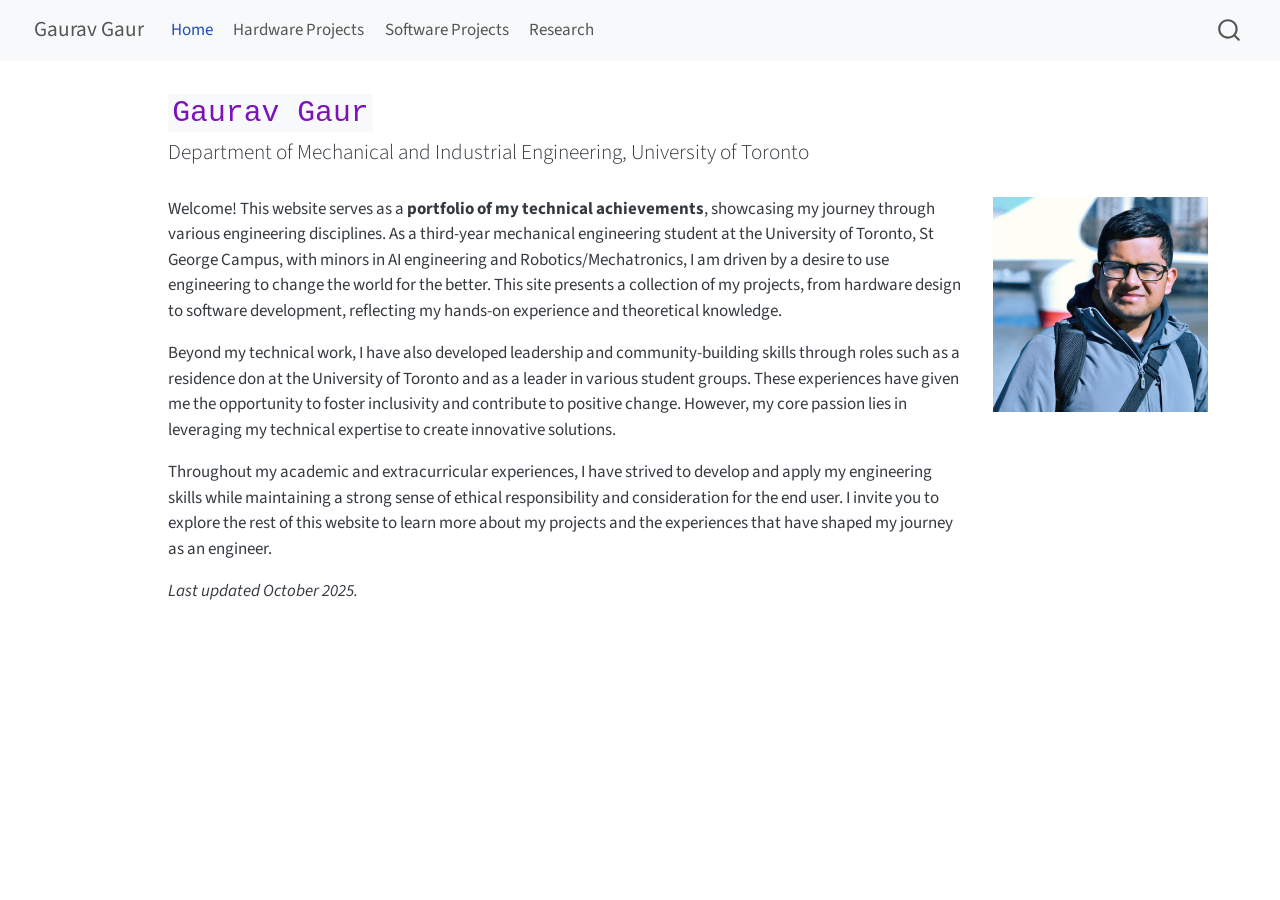
<file: index.html>
<!DOCTYPE html>
<html xmlns="http://www.w3.org/1999/xhtml" lang="en" xml:lang="en"><head>

<meta charset="utf-8">
<meta name="generator" content="quarto-1.8.24">

<meta name="viewport" content="width=device-width, initial-scale=1.0, user-scalable=yes">


<title>Gaurav Gaur – Gaurav Gaur</title>
<style>
code{white-space: pre-wrap;}
span.smallcaps{font-variant: small-caps;}
div.columns{display: flex; gap: min(4vw, 1.5em);}
div.column{flex: auto; overflow-x: auto;}
div.hanging-indent{margin-left: 1.5em; text-indent: -1.5em;}
ul.task-list{list-style: none;}
ul.task-list li input[type="checkbox"] {
  width: 0.8em;
  margin: 0 0.8em 0.2em -1em; /* quarto-specific, see https://github.com/quarto-dev/quarto-cli/issues/4556 */ 
  vertical-align: middle;
}
</style>


<script src="site_libs/quarto-nav/quarto-nav.js"></script>
<script src="site_libs/quarto-nav/headroom.min.js"></script>
<script src="site_libs/clipboard/clipboard.min.js"></script>
<script src="site_libs/quarto-search/autocomplete.umd.js"></script>
<script src="site_libs/quarto-search/fuse.min.js"></script>
<script src="site_libs/quarto-search/quarto-search.js"></script>
<meta name="quarto:offset" content="./">
<script src="site_libs/quarto-html/quarto.js" type="module"></script>
<script src="site_libs/quarto-html/tabsets/tabsets.js" type="module"></script>
<script src="site_libs/quarto-html/axe/axe-check.js" type="module"></script>
<script src="site_libs/quarto-html/popper.min.js"></script>
<script src="site_libs/quarto-html/tippy.umd.min.js"></script>
<script src="site_libs/quarto-html/anchor.min.js"></script>
<link href="site_libs/quarto-html/tippy.css" rel="stylesheet">
<link href="site_libs/quarto-html/quarto-syntax-highlighting-dc55a5b9e770e841cd82e46aadbfb9b0.css" rel="stylesheet" id="quarto-text-highlighting-styles">
<script src="site_libs/bootstrap/bootstrap.min.js"></script>
<link href="site_libs/bootstrap/bootstrap-icons.css" rel="stylesheet">
<link href="site_libs/bootstrap/bootstrap-e31584831b205ffbb2d98406f31c2a5b.min.css" rel="stylesheet" append-hash="true" id="quarto-bootstrap" data-mode="light">
<script id="quarto-search-options" type="application/json">{
  "location": "navbar",
  "copy-button": false,
  "collapse-after": 3,
  "panel-placement": "end",
  "type": "overlay",
  "limit": 50,
  "keyboard-shortcut": [
    "f",
    "/",
    "s"
  ],
  "show-item-context": false,
  "language": {
    "search-no-results-text": "No results",
    "search-matching-documents-text": "matching documents",
    "search-copy-link-title": "Copy link to search",
    "search-hide-matches-text": "Hide additional matches",
    "search-more-match-text": "more match in this document",
    "search-more-matches-text": "more matches in this document",
    "search-clear-button-title": "Clear",
    "search-text-placeholder": "",
    "search-detached-cancel-button-title": "Cancel",
    "search-submit-button-title": "Submit",
    "search-label": "Search"
  }
}</script>


<link rel="stylesheet" href="styles.css">
<meta property="og:title" content="Gaurav Gaur – Gaurav Gaur">
<meta property="og:description" content="Department of Mechanical and Industrial Engineering, University of Toronto">
<meta property="og:image" content="https://1gaurg1.github.io/design docs/images/pfp.jpeg">
<meta property="og:site_name" content="Gaurav Gaur">
</head>

<body class="nav-fixed quarto-light">

<div id="quarto-search-results"></div>
  <header id="quarto-header" class="headroom fixed-top">
    <nav class="navbar navbar-expand-lg " data-bs-theme="dark">
      <div class="navbar-container container-fluid">
      <div class="navbar-brand-container mx-auto">
    <a href="./index.html" class="navbar-brand navbar-brand-logo">
    </a>
    <a class="navbar-brand" href="./index.html">
    <span class="navbar-title">Gaurav Gaur</span>
    </a>
  </div>
            <div id="quarto-search" class="" title="Search"></div>
          <button class="navbar-toggler" type="button" data-bs-toggle="collapse" data-bs-target="#navbarCollapse" aria-controls="navbarCollapse" role="menu" aria-expanded="false" aria-label="Toggle navigation" onclick="if (window.quartoToggleHeadroom) { window.quartoToggleHeadroom(); }">
  <span class="navbar-toggler-icon"></span>
</button>
          <div class="collapse navbar-collapse" id="navbarCollapse">
            <ul class="navbar-nav navbar-nav-scroll me-auto">
  <li class="nav-item">
    <a class="nav-link active" href="./index.html" aria-current="page"> 
<span class="menu-text">Home</span></a>
  </li>  
  <li class="nav-item">
    <a class="nav-link" href="./hardware.html"> 
<span class="menu-text">Hardware Projects</span></a>
  </li>  
  <li class="nav-item">
    <a class="nav-link" href="./software.html"> 
<span class="menu-text">Software Projects</span></a>
  </li>  
  <li class="nav-item">
    <a class="nav-link" href="./research.html"> 
<span class="menu-text">Research</span></a>
  </li>  
</ul>
          </div> <!-- /navcollapse -->
            <div class="quarto-navbar-tools">
</div>
      </div> <!-- /container-fluid -->
    </nav>
</header>
<!-- content -->
<div id="quarto-content" class="quarto-container page-columns page-rows-contents page-layout-article page-navbar">
<!-- sidebar -->
<!-- margin-sidebar -->
    <div id="quarto-margin-sidebar" class="sidebar margin-sidebar zindex-bottom">
        
    </div>
<!-- main -->
<main class="content page-columns page-full" id="quarto-document-content">

<header id="title-block-header" class="quarto-title-block default">
<div class="quarto-title">
<h1 class="title"><code>Gaurav Gaur</code></h1>
<p class="subtitle lead">Department of Mechanical and Industrial Engineering, University of Toronto</p>
</div>



<div class="quarto-title-meta">

    
  
    
  </div>
  


</header>


<p>Welcome! This website serves as a <strong>portfolio of my technical achievements</strong>, showcasing my journey through various engineering disciplines. As a third-year mechanical engineering student at the University of Toronto, St George Campus, with minors in AI engineering and Robotics/Mechatronics, I am driven by a desire to use engineering to change the world for the better. This site presents a collection of my projects, from hardware design to software development, reflecting my hands-on experience and theoretical knowledge.</p>

<div class="no-row-height column-margin column-container"><div class="">
<p><img src="design docs/images/pfp.jpeg" class="img-fluid"></p>
</div></div><p>Beyond my technical work, I have also developed leadership and community-building skills through roles such as a residence don at the University of Toronto and as a leader in various student groups. These experiences have given me the opportunity to foster inclusivity and contribute to positive change. However, my core passion lies in leveraging my technical expertise to create innovative solutions.</p>
<p>Throughout my academic and extracurricular experiences, I have strived to develop and apply my engineering skills while maintaining a strong sense of ethical responsibility and consideration for the end user. I invite you to explore the rest of this website to learn more about my projects and the experiences that have shaped my journey as an engineer.</p>
<p><em>Last updated October 2025.</em></p>



</main> <!-- /main -->
<script id="quarto-html-after-body" type="application/javascript">
  window.document.addEventListener("DOMContentLoaded", function (event) {
    const icon = "";
    const anchorJS = new window.AnchorJS();
    anchorJS.options = {
      placement: 'right',
      icon: icon
    };
    anchorJS.add('.anchored');
    const isCodeAnnotation = (el) => {
      for (const clz of el.classList) {
        if (clz.startsWith('code-annotation-')) {                     
          return true;
        }
      }
      return false;
    }
    const onCopySuccess = function(e) {
      // button target
      const button = e.trigger;
      // don't keep focus
      button.blur();
      // flash "checked"
      button.classList.add('code-copy-button-checked');
      var currentTitle = button.getAttribute("title");
      button.setAttribute("title", "Copied!");
      let tooltip;
      if (window.bootstrap) {
        button.setAttribute("data-bs-toggle", "tooltip");
        button.setAttribute("data-bs-placement", "left");
        button.setAttribute("data-bs-title", "Copied!");
        tooltip = new bootstrap.Tooltip(button, 
          { trigger: "manual", 
            customClass: "code-copy-button-tooltip",
            offset: [0, -8]});
        tooltip.show();    
      }
      setTimeout(function() {
        if (tooltip) {
          tooltip.hide();
          button.removeAttribute("data-bs-title");
          button.removeAttribute("data-bs-toggle");
          button.removeAttribute("data-bs-placement");
        }
        button.setAttribute("title", currentTitle);
        button.classList.remove('code-copy-button-checked');
      }, 1000);
      // clear code selection
      e.clearSelection();
    }
    const getTextToCopy = function(trigger) {
      const outerScaffold = trigger.parentElement.cloneNode(true);
      const codeEl = outerScaffold.querySelector('code');
      for (const childEl of codeEl.children) {
        if (isCodeAnnotation(childEl)) {
          childEl.remove();
        }
      }
      return codeEl.innerText;
    }
    const clipboard = new window.ClipboardJS('.code-copy-button:not([data-in-quarto-modal])', {
      text: getTextToCopy
    });
    clipboard.on('success', onCopySuccess);
    if (window.document.getElementById('quarto-embedded-source-code-modal')) {
      const clipboardModal = new window.ClipboardJS('.code-copy-button[data-in-quarto-modal]', {
        text: getTextToCopy,
        container: window.document.getElementById('quarto-embedded-source-code-modal')
      });
      clipboardModal.on('success', onCopySuccess);
    }
      var localhostRegex = new RegExp(/^(?:http|https):\/\/localhost\:?[0-9]*\//);
      var mailtoRegex = new RegExp(/^mailto:/);
        var filterRegex = new RegExp("https:\/\/1gaurg1\.github\.io");
      var isInternal = (href) => {
          return filterRegex.test(href) || localhostRegex.test(href) || mailtoRegex.test(href);
      }
      // Inspect non-navigation links and adorn them if external
     var links = window.document.querySelectorAll('a[href]:not(.nav-link):not(.navbar-brand):not(.toc-action):not(.sidebar-link):not(.sidebar-item-toggle):not(.pagination-link):not(.no-external):not([aria-hidden]):not(.dropdown-item):not(.quarto-navigation-tool):not(.about-link)');
      for (var i=0; i<links.length; i++) {
        const link = links[i];
        if (!isInternal(link.href)) {
          // undo the damage that might have been done by quarto-nav.js in the case of
          // links that we want to consider external
          if (link.dataset.originalHref !== undefined) {
            link.href = link.dataset.originalHref;
          }
        }
      }
    function tippyHover(el, contentFn, onTriggerFn, onUntriggerFn) {
      const config = {
        allowHTML: true,
        maxWidth: 500,
        delay: 100,
        arrow: false,
        appendTo: function(el) {
            return el.parentElement;
        },
        interactive: true,
        interactiveBorder: 10,
        theme: 'quarto',
        placement: 'bottom-start',
      };
      if (contentFn) {
        config.content = contentFn;
      }
      if (onTriggerFn) {
        config.onTrigger = onTriggerFn;
      }
      if (onUntriggerFn) {
        config.onUntrigger = onUntriggerFn;
      }
      window.tippy(el, config); 
    }
    const noterefs = window.document.querySelectorAll('a[role="doc-noteref"]');
    for (var i=0; i<noterefs.length; i++) {
      const ref = noterefs[i];
      tippyHover(ref, function() {
        // use id or data attribute instead here
        let href = ref.getAttribute('data-footnote-href') || ref.getAttribute('href');
        try { href = new URL(href).hash; } catch {}
        const id = href.replace(/^#\/?/, "");
        const note = window.document.getElementById(id);
        if (note) {
          return note.innerHTML;
        } else {
          return "";
        }
      });
    }
    const xrefs = window.document.querySelectorAll('a.quarto-xref');
    const processXRef = (id, note) => {
      // Strip column container classes
      const stripColumnClz = (el) => {
        el.classList.remove("page-full", "page-columns");
        if (el.children) {
          for (const child of el.children) {
            stripColumnClz(child);
          }
        }
      }
      stripColumnClz(note)
      if (id === null || id.startsWith('sec-')) {
        // Special case sections, only their first couple elements
        const container = document.createElement("div");
        if (note.children && note.children.length > 2) {
          container.appendChild(note.children[0].cloneNode(true));
          for (let i = 1; i < note.children.length; i++) {
            const child = note.children[i];
            if (child.tagName === "P" && child.innerText === "") {
              continue;
            } else {
              container.appendChild(child.cloneNode(true));
              break;
            }
          }
          if (window.Quarto?.typesetMath) {
            window.Quarto.typesetMath(container);
          }
          return container.innerHTML
        } else {
          if (window.Quarto?.typesetMath) {
            window.Quarto.typesetMath(note);
          }
          return note.innerHTML;
        }
      } else {
        // Remove any anchor links if they are present
        const anchorLink = note.querySelector('a.anchorjs-link');
        if (anchorLink) {
          anchorLink.remove();
        }
        if (window.Quarto?.typesetMath) {
          window.Quarto.typesetMath(note);
        }
        if (note.classList.contains("callout")) {
          return note.outerHTML;
        } else {
          return note.innerHTML;
        }
      }
    }
    for (var i=0; i<xrefs.length; i++) {
      const xref = xrefs[i];
      tippyHover(xref, undefined, function(instance) {
        instance.disable();
        let url = xref.getAttribute('href');
        let hash = undefined; 
        if (url.startsWith('#')) {
          hash = url;
        } else {
          try { hash = new URL(url).hash; } catch {}
        }
        if (hash) {
          const id = hash.replace(/^#\/?/, "");
          const note = window.document.getElementById(id);
          if (note !== null) {
            try {
              const html = processXRef(id, note.cloneNode(true));
              instance.setContent(html);
            } finally {
              instance.enable();
              instance.show();
            }
          } else {
            // See if we can fetch this
            fetch(url.split('#')[0])
            .then(res => res.text())
            .then(html => {
              const parser = new DOMParser();
              const htmlDoc = parser.parseFromString(html, "text/html");
              const note = htmlDoc.getElementById(id);
              if (note !== null) {
                const html = processXRef(id, note);
                instance.setContent(html);
              } 
            }).finally(() => {
              instance.enable();
              instance.show();
            });
          }
        } else {
          // See if we can fetch a full url (with no hash to target)
          // This is a special case and we should probably do some content thinning / targeting
          fetch(url)
          .then(res => res.text())
          .then(html => {
            const parser = new DOMParser();
            const htmlDoc = parser.parseFromString(html, "text/html");
            const note = htmlDoc.querySelector('main.content');
            if (note !== null) {
              // This should only happen for chapter cross references
              // (since there is no id in the URL)
              // remove the first header
              if (note.children.length > 0 && note.children[0].tagName === "HEADER") {
                note.children[0].remove();
              }
              const html = processXRef(null, note);
              instance.setContent(html);
            } 
          }).finally(() => {
            instance.enable();
            instance.show();
          });
        }
      }, function(instance) {
      });
    }
        let selectedAnnoteEl;
        const selectorForAnnotation = ( cell, annotation) => {
          let cellAttr = 'data-code-cell="' + cell + '"';
          let lineAttr = 'data-code-annotation="' +  annotation + '"';
          const selector = 'span[' + cellAttr + '][' + lineAttr + ']';
          return selector;
        }
        const selectCodeLines = (annoteEl) => {
          const doc = window.document;
          const targetCell = annoteEl.getAttribute("data-target-cell");
          const targetAnnotation = annoteEl.getAttribute("data-target-annotation");
          const annoteSpan = window.document.querySelector(selectorForAnnotation(targetCell, targetAnnotation));
          const lines = annoteSpan.getAttribute("data-code-lines").split(",");
          const lineIds = lines.map((line) => {
            return targetCell + "-" + line;
          })
          let top = null;
          let height = null;
          let parent = null;
          if (lineIds.length > 0) {
              //compute the position of the single el (top and bottom and make a div)
              const el = window.document.getElementById(lineIds[0]);
              top = el.offsetTop;
              height = el.offsetHeight;
              parent = el.parentElement.parentElement;
            if (lineIds.length > 1) {
              const lastEl = window.document.getElementById(lineIds[lineIds.length - 1]);
              const bottom = lastEl.offsetTop + lastEl.offsetHeight;
              height = bottom - top;
            }
            if (top !== null && height !== null && parent !== null) {
              // cook up a div (if necessary) and position it 
              let div = window.document.getElementById("code-annotation-line-highlight");
              if (div === null) {
                div = window.document.createElement("div");
                div.setAttribute("id", "code-annotation-line-highlight");
                div.style.position = 'absolute';
                parent.appendChild(div);
              }
              div.style.top = top - 2 + "px";
              div.style.height = height + 4 + "px";
              div.style.left = 0;
              let gutterDiv = window.document.getElementById("code-annotation-line-highlight-gutter");
              if (gutterDiv === null) {
                gutterDiv = window.document.createElement("div");
                gutterDiv.setAttribute("id", "code-annotation-line-highlight-gutter");
                gutterDiv.style.position = 'absolute';
                const codeCell = window.document.getElementById(targetCell);
                const gutter = codeCell.querySelector('.code-annotation-gutter');
                gutter.appendChild(gutterDiv);
              }
              gutterDiv.style.top = top - 2 + "px";
              gutterDiv.style.height = height + 4 + "px";
            }
            selectedAnnoteEl = annoteEl;
          }
        };
        const unselectCodeLines = () => {
          const elementsIds = ["code-annotation-line-highlight", "code-annotation-line-highlight-gutter"];
          elementsIds.forEach((elId) => {
            const div = window.document.getElementById(elId);
            if (div) {
              div.remove();
            }
          });
          selectedAnnoteEl = undefined;
        };
          // Handle positioning of the toggle
      window.addEventListener(
        "resize",
        throttle(() => {
          elRect = undefined;
          if (selectedAnnoteEl) {
            selectCodeLines(selectedAnnoteEl);
          }
        }, 10)
      );
      function throttle(fn, ms) {
      let throttle = false;
      let timer;
        return (...args) => {
          if(!throttle) { // first call gets through
              fn.apply(this, args);
              throttle = true;
          } else { // all the others get throttled
              if(timer) clearTimeout(timer); // cancel #2
              timer = setTimeout(() => {
                fn.apply(this, args);
                timer = throttle = false;
              }, ms);
          }
        };
      }
        // Attach click handler to the DT
        const annoteDls = window.document.querySelectorAll('dt[data-target-cell]');
        for (const annoteDlNode of annoteDls) {
          annoteDlNode.addEventListener('click', (event) => {
            const clickedEl = event.target;
            if (clickedEl !== selectedAnnoteEl) {
              unselectCodeLines();
              const activeEl = window.document.querySelector('dt[data-target-cell].code-annotation-active');
              if (activeEl) {
                activeEl.classList.remove('code-annotation-active');
              }
              selectCodeLines(clickedEl);
              clickedEl.classList.add('code-annotation-active');
            } else {
              // Unselect the line
              unselectCodeLines();
              clickedEl.classList.remove('code-annotation-active');
            }
          });
        }
    const findCites = (el) => {
      const parentEl = el.parentElement;
      if (parentEl) {
        const cites = parentEl.dataset.cites;
        if (cites) {
          return {
            el,
            cites: cites.split(' ')
          };
        } else {
          return findCites(el.parentElement)
        }
      } else {
        return undefined;
      }
    };
    var bibliorefs = window.document.querySelectorAll('a[role="doc-biblioref"]');
    for (var i=0; i<bibliorefs.length; i++) {
      const ref = bibliorefs[i];
      const citeInfo = findCites(ref);
      if (citeInfo) {
        tippyHover(citeInfo.el, function() {
          var popup = window.document.createElement('div');
          citeInfo.cites.forEach(function(cite) {
            var citeDiv = window.document.createElement('div');
            citeDiv.classList.add('hanging-indent');
            citeDiv.classList.add('csl-entry');
            var biblioDiv = window.document.getElementById('ref-' + cite);
            if (biblioDiv) {
              citeDiv.innerHTML = biblioDiv.innerHTML;
            }
            popup.appendChild(citeDiv);
          });
          return popup.innerHTML;
        });
      }
    }
  });
  </script>
</div> <!-- /content -->




</body></html>
</file>
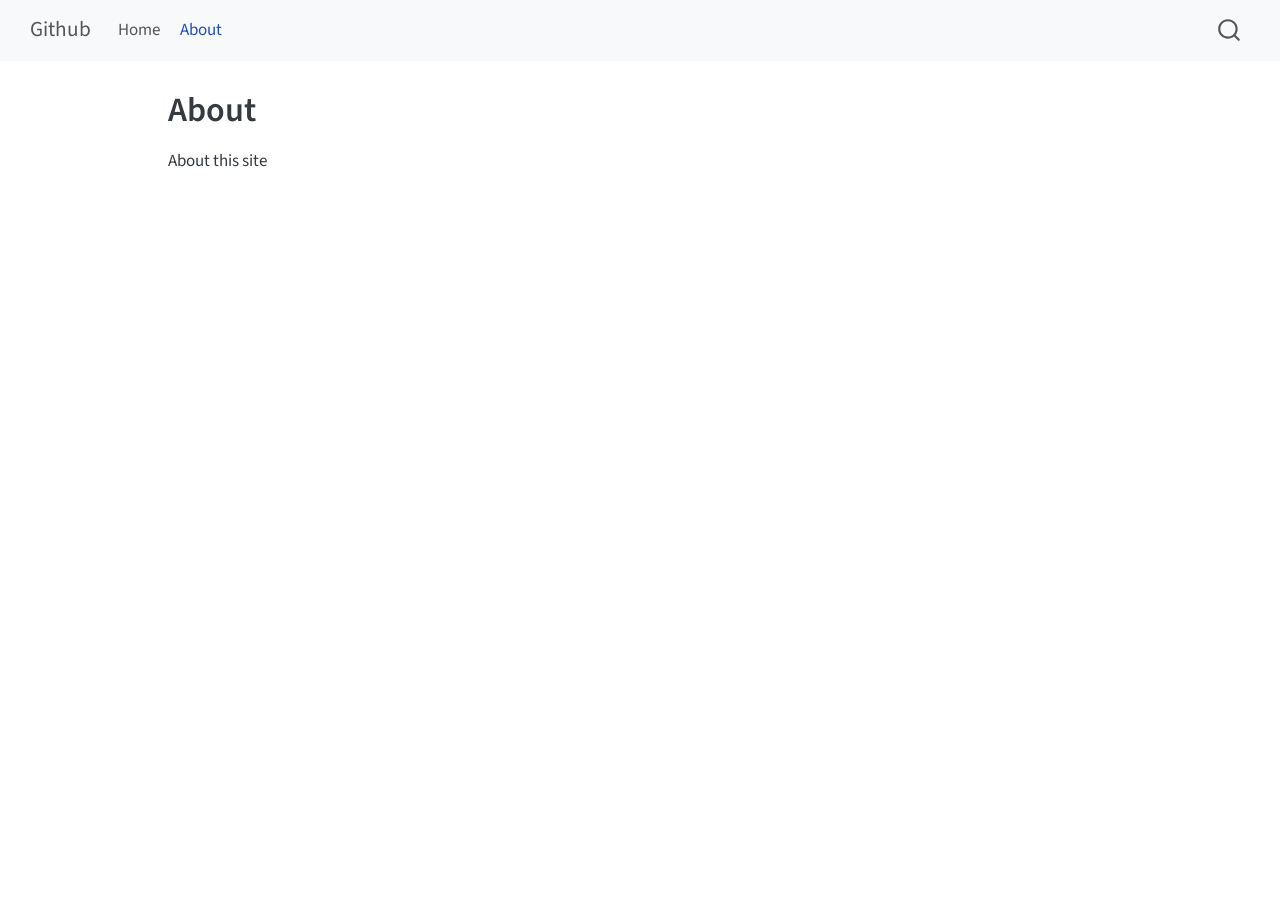
<file: about.html>
<!DOCTYPE html>
<html xmlns="http://www.w3.org/1999/xhtml" lang="en" xml:lang="en"><head>

<meta charset="utf-8">
<meta name="generator" content="quarto-1.6.39">

<meta name="viewport" content="width=device-width, initial-scale=1.0, user-scalable=yes">


<title>About – Github</title>
<style>
code{white-space: pre-wrap;}
span.smallcaps{font-variant: small-caps;}
div.columns{display: flex; gap: min(4vw, 1.5em);}
div.column{flex: auto; overflow-x: auto;}
div.hanging-indent{margin-left: 1.5em; text-indent: -1.5em;}
ul.task-list{list-style: none;}
ul.task-list li input[type="checkbox"] {
  width: 0.8em;
  margin: 0 0.8em 0.2em -1em; /* quarto-specific, see https://github.com/quarto-dev/quarto-cli/issues/4556 */ 
  vertical-align: middle;
}
</style>


<script src="site_libs/quarto-nav/quarto-nav.js"></script>
<script src="site_libs/quarto-nav/headroom.min.js"></script>
<script src="site_libs/clipboard/clipboard.min.js"></script>
<script src="site_libs/quarto-search/autocomplete.umd.js"></script>
<script src="site_libs/quarto-search/fuse.min.js"></script>
<script src="site_libs/quarto-search/quarto-search.js"></script>
<meta name="quarto:offset" content="./">
<script src="site_libs/quarto-html/quarto.js"></script>
<script src="site_libs/quarto-html/popper.min.js"></script>
<script src="site_libs/quarto-html/tippy.umd.min.js"></script>
<script src="site_libs/quarto-html/anchor.min.js"></script>
<link href="site_libs/quarto-html/tippy.css" rel="stylesheet">
<link href="site_libs/quarto-html/quarto-syntax-highlighting-e26003cea8cd680ca0c55a263523d882.css" rel="stylesheet" id="quarto-text-highlighting-styles">
<script src="site_libs/bootstrap/bootstrap.min.js"></script>
<link href="site_libs/bootstrap/bootstrap-icons.css" rel="stylesheet">
<link href="site_libs/bootstrap/bootstrap-efa7e98065a4cd6c620c8244014e517a.min.css" rel="stylesheet" append-hash="true" id="quarto-bootstrap" data-mode="light">
<script id="quarto-search-options" type="application/json">{
  "location": "navbar",
  "copy-button": false,
  "collapse-after": 3,
  "panel-placement": "end",
  "type": "overlay",
  "limit": 50,
  "keyboard-shortcut": [
    "f",
    "/",
    "s"
  ],
  "show-item-context": false,
  "language": {
    "search-no-results-text": "No results",
    "search-matching-documents-text": "matching documents",
    "search-copy-link-title": "Copy link to search",
    "search-hide-matches-text": "Hide additional matches",
    "search-more-match-text": "more match in this document",
    "search-more-matches-text": "more matches in this document",
    "search-clear-button-title": "Clear",
    "search-text-placeholder": "",
    "search-detached-cancel-button-title": "Cancel",
    "search-submit-button-title": "Submit",
    "search-label": "Search"
  }
}</script>


<link rel="stylesheet" href="styles.css">
</head>

<body class="nav-fixed">

<div id="quarto-search-results"></div>
  <header id="quarto-header" class="headroom fixed-top">
    <nav class="navbar navbar-expand-lg " data-bs-theme="dark">
      <div class="navbar-container container-fluid">
      <div class="navbar-brand-container mx-auto">
    <a class="navbar-brand" href="./index.html">
    <span class="navbar-title">Github</span>
    </a>
  </div>
            <div id="quarto-search" class="" title="Search"></div>
          <button class="navbar-toggler" type="button" data-bs-toggle="collapse" data-bs-target="#navbarCollapse" aria-controls="navbarCollapse" role="menu" aria-expanded="false" aria-label="Toggle navigation" onclick="if (window.quartoToggleHeadroom) { window.quartoToggleHeadroom(); }">
  <span class="navbar-toggler-icon"></span>
</button>
          <div class="collapse navbar-collapse" id="navbarCollapse">
            <ul class="navbar-nav navbar-nav-scroll me-auto">
  <li class="nav-item">
    <a class="nav-link" href="./index.html"> 
<span class="menu-text">Home</span></a>
  </li>  
  <li class="nav-item">
    <a class="nav-link active" href="./about.html" aria-current="page"> 
<span class="menu-text">About</span></a>
  </li>  
</ul>
          </div> <!-- /navcollapse -->
            <div class="quarto-navbar-tools">
</div>
      </div> <!-- /container-fluid -->
    </nav>
</header>
<!-- content -->
<div id="quarto-content" class="quarto-container page-columns page-rows-contents page-layout-article page-navbar">
<!-- sidebar -->
<!-- margin-sidebar -->
    <div id="quarto-margin-sidebar" class="sidebar margin-sidebar zindex-bottom">
        
    </div>
<!-- main -->
<main class="content" id="quarto-document-content">

<header id="title-block-header" class="quarto-title-block default">
<div class="quarto-title">
<h1 class="title">About</h1>
</div>



<div class="quarto-title-meta">

    
  
    
  </div>
  


</header>


<p>About this site</p>



</main> <!-- /main -->
<script id="quarto-html-after-body" type="application/javascript">
window.document.addEventListener("DOMContentLoaded", function (event) {
  const toggleBodyColorMode = (bsSheetEl) => {
    const mode = bsSheetEl.getAttribute("data-mode");
    const bodyEl = window.document.querySelector("body");
    if (mode === "dark") {
      bodyEl.classList.add("quarto-dark");
      bodyEl.classList.remove("quarto-light");
    } else {
      bodyEl.classList.add("quarto-light");
      bodyEl.classList.remove("quarto-dark");
    }
  }
  const toggleBodyColorPrimary = () => {
    const bsSheetEl = window.document.querySelector("link#quarto-bootstrap");
    if (bsSheetEl) {
      toggleBodyColorMode(bsSheetEl);
    }
  }
  toggleBodyColorPrimary();  
  const icon = "";
  const anchorJS = new window.AnchorJS();
  anchorJS.options = {
    placement: 'right',
    icon: icon
  };
  anchorJS.add('.anchored');
  const isCodeAnnotation = (el) => {
    for (const clz of el.classList) {
      if (clz.startsWith('code-annotation-')) {                     
        return true;
      }
    }
    return false;
  }
  const onCopySuccess = function(e) {
    // button target
    const button = e.trigger;
    // don't keep focus
    button.blur();
    // flash "checked"
    button.classList.add('code-copy-button-checked');
    var currentTitle = button.getAttribute("title");
    button.setAttribute("title", "Copied!");
    let tooltip;
    if (window.bootstrap) {
      button.setAttribute("data-bs-toggle", "tooltip");
      button.setAttribute("data-bs-placement", "left");
      button.setAttribute("data-bs-title", "Copied!");
      tooltip = new bootstrap.Tooltip(button, 
        { trigger: "manual", 
          customClass: "code-copy-button-tooltip",
          offset: [0, -8]});
      tooltip.show();    
    }
    setTimeout(function() {
      if (tooltip) {
        tooltip.hide();
        button.removeAttribute("data-bs-title");
        button.removeAttribute("data-bs-toggle");
        button.removeAttribute("data-bs-placement");
      }
      button.setAttribute("title", currentTitle);
      button.classList.remove('code-copy-button-checked');
    }, 1000);
    // clear code selection
    e.clearSelection();
  }
  const getTextToCopy = function(trigger) {
      const codeEl = trigger.previousElementSibling.cloneNode(true);
      for (const childEl of codeEl.children) {
        if (isCodeAnnotation(childEl)) {
          childEl.remove();
        }
      }
      return codeEl.innerText;
  }
  const clipboard = new window.ClipboardJS('.code-copy-button:not([data-in-quarto-modal])', {
    text: getTextToCopy
  });
  clipboard.on('success', onCopySuccess);
  if (window.document.getElementById('quarto-embedded-source-code-modal')) {
    const clipboardModal = new window.ClipboardJS('.code-copy-button[data-in-quarto-modal]', {
      text: getTextToCopy,
      container: window.document.getElementById('quarto-embedded-source-code-modal')
    });
    clipboardModal.on('success', onCopySuccess);
  }
    var localhostRegex = new RegExp(/^(?:http|https):\/\/localhost\:?[0-9]*\//);
    var mailtoRegex = new RegExp(/^mailto:/);
      var filterRegex = new RegExp('/' + window.location.host + '/');
    var isInternal = (href) => {
        return filterRegex.test(href) || localhostRegex.test(href) || mailtoRegex.test(href);
    }
    // Inspect non-navigation links and adorn them if external
 	var links = window.document.querySelectorAll('a[href]:not(.nav-link):not(.navbar-brand):not(.toc-action):not(.sidebar-link):not(.sidebar-item-toggle):not(.pagination-link):not(.no-external):not([aria-hidden]):not(.dropdown-item):not(.quarto-navigation-tool):not(.about-link)');
    for (var i=0; i<links.length; i++) {
      const link = links[i];
      if (!isInternal(link.href)) {
        // undo the damage that might have been done by quarto-nav.js in the case of
        // links that we want to consider external
        if (link.dataset.originalHref !== undefined) {
          link.href = link.dataset.originalHref;
        }
      }
    }
  function tippyHover(el, contentFn, onTriggerFn, onUntriggerFn) {
    const config = {
      allowHTML: true,
      maxWidth: 500,
      delay: 100,
      arrow: false,
      appendTo: function(el) {
          return el.parentElement;
      },
      interactive: true,
      interactiveBorder: 10,
      theme: 'quarto',
      placement: 'bottom-start',
    };
    if (contentFn) {
      config.content = contentFn;
    }
    if (onTriggerFn) {
      config.onTrigger = onTriggerFn;
    }
    if (onUntriggerFn) {
      config.onUntrigger = onUntriggerFn;
    }
    window.tippy(el, config); 
  }
  const noterefs = window.document.querySelectorAll('a[role="doc-noteref"]');
  for (var i=0; i<noterefs.length; i++) {
    const ref = noterefs[i];
    tippyHover(ref, function() {
      // use id or data attribute instead here
      let href = ref.getAttribute('data-footnote-href') || ref.getAttribute('href');
      try { href = new URL(href).hash; } catch {}
      const id = href.replace(/^#\/?/, "");
      const note = window.document.getElementById(id);
      if (note) {
        return note.innerHTML;
      } else {
        return "";
      }
    });
  }
  const xrefs = window.document.querySelectorAll('a.quarto-xref');
  const processXRef = (id, note) => {
    // Strip column container classes
    const stripColumnClz = (el) => {
      el.classList.remove("page-full", "page-columns");
      if (el.children) {
        for (const child of el.children) {
          stripColumnClz(child);
        }
      }
    }
    stripColumnClz(note)
    if (id === null || id.startsWith('sec-')) {
      // Special case sections, only their first couple elements
      const container = document.createElement("div");
      if (note.children && note.children.length > 2) {
        container.appendChild(note.children[0].cloneNode(true));
        for (let i = 1; i < note.children.length; i++) {
          const child = note.children[i];
          if (child.tagName === "P" && child.innerText === "") {
            continue;
          } else {
            container.appendChild(child.cloneNode(true));
            break;
          }
        }
        if (window.Quarto?.typesetMath) {
          window.Quarto.typesetMath(container);
        }
        return container.innerHTML
      } else {
        if (window.Quarto?.typesetMath) {
          window.Quarto.typesetMath(note);
        }
        return note.innerHTML;
      }
    } else {
      // Remove any anchor links if they are present
      const anchorLink = note.querySelector('a.anchorjs-link');
      if (anchorLink) {
        anchorLink.remove();
      }
      if (window.Quarto?.typesetMath) {
        window.Quarto.typesetMath(note);
      }
      if (note.classList.contains("callout")) {
        return note.outerHTML;
      } else {
        return note.innerHTML;
      }
    }
  }
  for (var i=0; i<xrefs.length; i++) {
    const xref = xrefs[i];
    tippyHover(xref, undefined, function(instance) {
      instance.disable();
      let url = xref.getAttribute('href');
      let hash = undefined; 
      if (url.startsWith('#')) {
        hash = url;
      } else {
        try { hash = new URL(url).hash; } catch {}
      }
      if (hash) {
        const id = hash.replace(/^#\/?/, "");
        const note = window.document.getElementById(id);
        if (note !== null) {
          try {
            const html = processXRef(id, note.cloneNode(true));
            instance.setContent(html);
          } finally {
            instance.enable();
            instance.show();
          }
        } else {
          // See if we can fetch this
          fetch(url.split('#')[0])
          .then(res => res.text())
          .then(html => {
            const parser = new DOMParser();
            const htmlDoc = parser.parseFromString(html, "text/html");
            const note = htmlDoc.getElementById(id);
            if (note !== null) {
              const html = processXRef(id, note);
              instance.setContent(html);
            } 
          }).finally(() => {
            instance.enable();
            instance.show();
          });
        }
      } else {
        // See if we can fetch a full url (with no hash to target)
        // This is a special case and we should probably do some content thinning / targeting
        fetch(url)
        .then(res => res.text())
        .then(html => {
          const parser = new DOMParser();
          const htmlDoc = parser.parseFromString(html, "text/html");
          const note = htmlDoc.querySelector('main.content');
          if (note !== null) {
            // This should only happen for chapter cross references
            // (since there is no id in the URL)
            // remove the first header
            if (note.children.length > 0 && note.children[0].tagName === "HEADER") {
              note.children[0].remove();
            }
            const html = processXRef(null, note);
            instance.setContent(html);
          } 
        }).finally(() => {
          instance.enable();
          instance.show();
        });
      }
    }, function(instance) {
    });
  }
      let selectedAnnoteEl;
      const selectorForAnnotation = ( cell, annotation) => {
        let cellAttr = 'data-code-cell="' + cell + '"';
        let lineAttr = 'data-code-annotation="' +  annotation + '"';
        const selector = 'span[' + cellAttr + '][' + lineAttr + ']';
        return selector;
      }
      const selectCodeLines = (annoteEl) => {
        const doc = window.document;
        const targetCell = annoteEl.getAttribute("data-target-cell");
        const targetAnnotation = annoteEl.getAttribute("data-target-annotation");
        const annoteSpan = window.document.querySelector(selectorForAnnotation(targetCell, targetAnnotation));
        const lines = annoteSpan.getAttribute("data-code-lines").split(",");
        const lineIds = lines.map((line) => {
          return targetCell + "-" + line;
        })
        let top = null;
        let height = null;
        let parent = null;
        if (lineIds.length > 0) {
            //compute the position of the single el (top and bottom and make a div)
            const el = window.document.getElementById(lineIds[0]);
            top = el.offsetTop;
            height = el.offsetHeight;
            parent = el.parentElement.parentElement;
          if (lineIds.length > 1) {
            const lastEl = window.document.getElementById(lineIds[lineIds.length - 1]);
            const bottom = lastEl.offsetTop + lastEl.offsetHeight;
            height = bottom - top;
          }
          if (top !== null && height !== null && parent !== null) {
            // cook up a div (if necessary) and position it 
            let div = window.document.getElementById("code-annotation-line-highlight");
            if (div === null) {
              div = window.document.createElement("div");
              div.setAttribute("id", "code-annotation-line-highlight");
              div.style.position = 'absolute';
              parent.appendChild(div);
            }
            div.style.top = top - 2 + "px";
            div.style.height = height + 4 + "px";
            div.style.left = 0;
            let gutterDiv = window.document.getElementById("code-annotation-line-highlight-gutter");
            if (gutterDiv === null) {
              gutterDiv = window.document.createElement("div");
              gutterDiv.setAttribute("id", "code-annotation-line-highlight-gutter");
              gutterDiv.style.position = 'absolute';
              const codeCell = window.document.getElementById(targetCell);
              const gutter = codeCell.querySelector('.code-annotation-gutter');
              gutter.appendChild(gutterDiv);
            }
            gutterDiv.style.top = top - 2 + "px";
            gutterDiv.style.height = height + 4 + "px";
          }
          selectedAnnoteEl = annoteEl;
        }
      };
      const unselectCodeLines = () => {
        const elementsIds = ["code-annotation-line-highlight", "code-annotation-line-highlight-gutter"];
        elementsIds.forEach((elId) => {
          const div = window.document.getElementById(elId);
          if (div) {
            div.remove();
          }
        });
        selectedAnnoteEl = undefined;
      };
        // Handle positioning of the toggle
    window.addEventListener(
      "resize",
      throttle(() => {
        elRect = undefined;
        if (selectedAnnoteEl) {
          selectCodeLines(selectedAnnoteEl);
        }
      }, 10)
    );
    function throttle(fn, ms) {
    let throttle = false;
    let timer;
      return (...args) => {
        if(!throttle) { // first call gets through
            fn.apply(this, args);
            throttle = true;
        } else { // all the others get throttled
            if(timer) clearTimeout(timer); // cancel #2
            timer = setTimeout(() => {
              fn.apply(this, args);
              timer = throttle = false;
            }, ms);
        }
      };
    }
      // Attach click handler to the DT
      const annoteDls = window.document.querySelectorAll('dt[data-target-cell]');
      for (const annoteDlNode of annoteDls) {
        annoteDlNode.addEventListener('click', (event) => {
          const clickedEl = event.target;
          if (clickedEl !== selectedAnnoteEl) {
            unselectCodeLines();
            const activeEl = window.document.querySelector('dt[data-target-cell].code-annotation-active');
            if (activeEl) {
              activeEl.classList.remove('code-annotation-active');
            }
            selectCodeLines(clickedEl);
            clickedEl.classList.add('code-annotation-active');
          } else {
            // Unselect the line
            unselectCodeLines();
            clickedEl.classList.remove('code-annotation-active');
          }
        });
      }
  const findCites = (el) => {
    const parentEl = el.parentElement;
    if (parentEl) {
      const cites = parentEl.dataset.cites;
      if (cites) {
        return {
          el,
          cites: cites.split(' ')
        };
      } else {
        return findCites(el.parentElement)
      }
    } else {
      return undefined;
    }
  };
  var bibliorefs = window.document.querySelectorAll('a[role="doc-biblioref"]');
  for (var i=0; i<bibliorefs.length; i++) {
    const ref = bibliorefs[i];
    const citeInfo = findCites(ref);
    if (citeInfo) {
      tippyHover(citeInfo.el, function() {
        var popup = window.document.createElement('div');
        citeInfo.cites.forEach(function(cite) {
          var citeDiv = window.document.createElement('div');
          citeDiv.classList.add('hanging-indent');
          citeDiv.classList.add('csl-entry');
          var biblioDiv = window.document.getElementById('ref-' + cite);
          if (biblioDiv) {
            citeDiv.innerHTML = biblioDiv.innerHTML;
          }
          popup.appendChild(citeDiv);
        });
        return popup.innerHTML;
      });
    }
  }
});
</script>
</div> <!-- /content -->




</body></html>
</file>
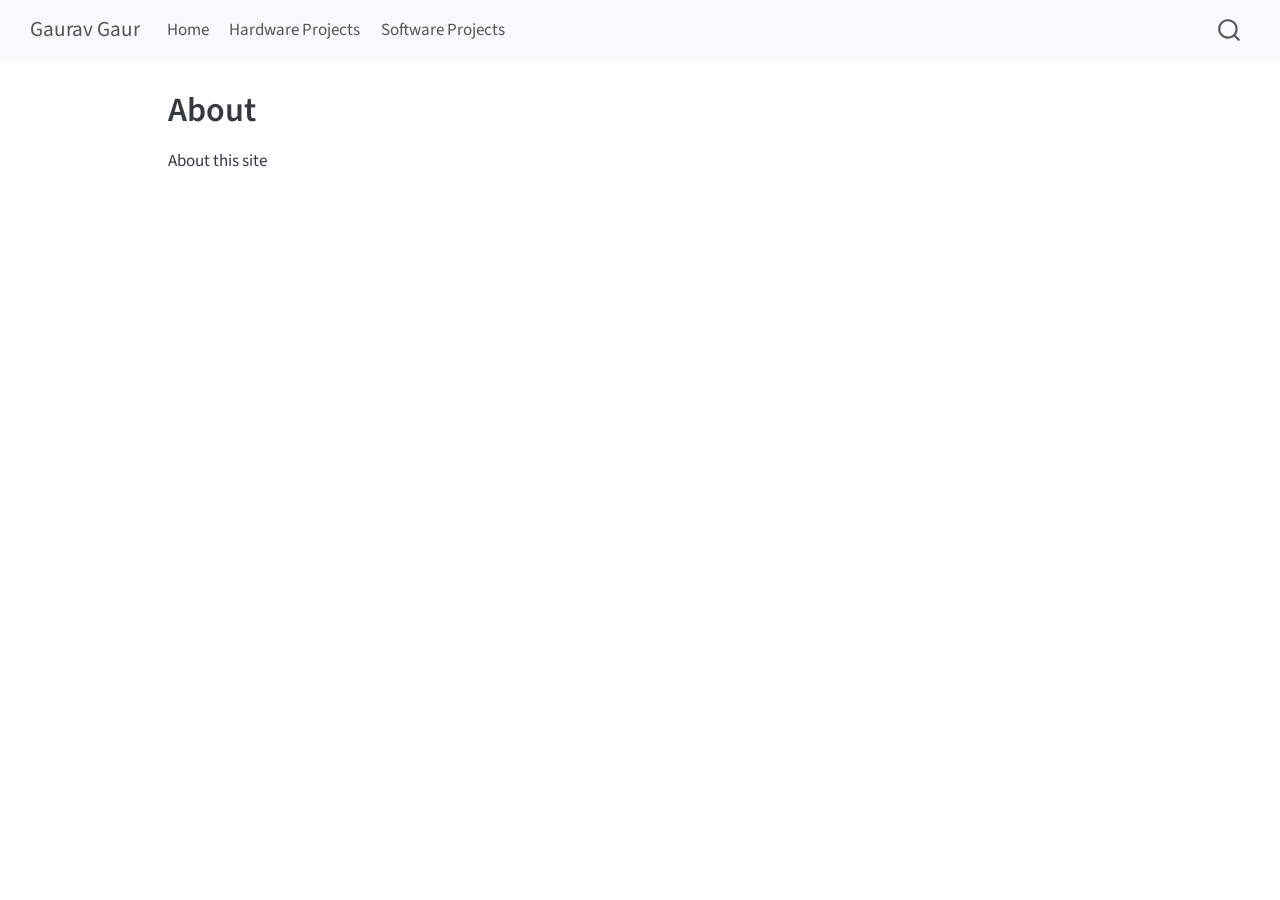
<file: contact.html>
<!DOCTYPE html>
<html xmlns="http://www.w3.org/1999/xhtml" lang="en" xml:lang="en"><head>

<meta charset="utf-8">
<meta name="generator" content="quarto-1.6.39">

<meta name="viewport" content="width=device-width, initial-scale=1.0, user-scalable=yes">


<title>About – Gaurav Gaur</title>
<style>
code{white-space: pre-wrap;}
span.smallcaps{font-variant: small-caps;}
div.columns{display: flex; gap: min(4vw, 1.5em);}
div.column{flex: auto; overflow-x: auto;}
div.hanging-indent{margin-left: 1.5em; text-indent: -1.5em;}
ul.task-list{list-style: none;}
ul.task-list li input[type="checkbox"] {
  width: 0.8em;
  margin: 0 0.8em 0.2em -1em; /* quarto-specific, see https://github.com/quarto-dev/quarto-cli/issues/4556 */ 
  vertical-align: middle;
}
</style>


<script src="site_libs/quarto-nav/quarto-nav.js"></script>
<script src="site_libs/quarto-nav/headroom.min.js"></script>
<script src="site_libs/clipboard/clipboard.min.js"></script>
<script src="site_libs/quarto-search/autocomplete.umd.js"></script>
<script src="site_libs/quarto-search/fuse.min.js"></script>
<script src="site_libs/quarto-search/quarto-search.js"></script>
<meta name="quarto:offset" content="./">
<script src="site_libs/quarto-html/quarto.js"></script>
<script src="site_libs/quarto-html/popper.min.js"></script>
<script src="site_libs/quarto-html/tippy.umd.min.js"></script>
<script src="site_libs/quarto-html/anchor.min.js"></script>
<link href="site_libs/quarto-html/tippy.css" rel="stylesheet">
<link href="site_libs/quarto-html/quarto-syntax-highlighting-e26003cea8cd680ca0c55a263523d882.css" rel="stylesheet" id="quarto-text-highlighting-styles">
<script src="site_libs/bootstrap/bootstrap.min.js"></script>
<link href="site_libs/bootstrap/bootstrap-icons.css" rel="stylesheet">
<link href="site_libs/bootstrap/bootstrap-efa7e98065a4cd6c620c8244014e517a.min.css" rel="stylesheet" append-hash="true" id="quarto-bootstrap" data-mode="light">
<script id="quarto-search-options" type="application/json">{
  "location": "navbar",
  "copy-button": false,
  "collapse-after": 3,
  "panel-placement": "end",
  "type": "overlay",
  "limit": 50,
  "keyboard-shortcut": [
    "f",
    "/",
    "s"
  ],
  "show-item-context": false,
  "language": {
    "search-no-results-text": "No results",
    "search-matching-documents-text": "matching documents",
    "search-copy-link-title": "Copy link to search",
    "search-hide-matches-text": "Hide additional matches",
    "search-more-match-text": "more match in this document",
    "search-more-matches-text": "more matches in this document",
    "search-clear-button-title": "Clear",
    "search-text-placeholder": "",
    "search-detached-cancel-button-title": "Cancel",
    "search-submit-button-title": "Submit",
    "search-label": "Search"
  }
}</script>


<link rel="stylesheet" href="styles.css">
<meta property="og:title" content="About – Gaurav Gaur">
<meta property="og:description" content="">
<meta property="og:site_name" content="Gaurav Gaur">
</head>

<body class="nav-fixed">

<div id="quarto-search-results"></div>
  <header id="quarto-header" class="headroom fixed-top">
    <nav class="navbar navbar-expand-lg " data-bs-theme="dark">
      <div class="navbar-container container-fluid">
      <div class="navbar-brand-container mx-auto">
    <a class="navbar-brand" href="./index.html">
    <span class="navbar-title">Gaurav Gaur</span>
    </a>
  </div>
            <div id="quarto-search" class="" title="Search"></div>
          <button class="navbar-toggler" type="button" data-bs-toggle="collapse" data-bs-target="#navbarCollapse" aria-controls="navbarCollapse" role="menu" aria-expanded="false" aria-label="Toggle navigation" onclick="if (window.quartoToggleHeadroom) { window.quartoToggleHeadroom(); }">
  <span class="navbar-toggler-icon"></span>
</button>
          <div class="collapse navbar-collapse" id="navbarCollapse">
            <ul class="navbar-nav navbar-nav-scroll me-auto">
  <li class="nav-item">
    <a class="nav-link" href="./index.html"> 
<span class="menu-text">Home</span></a>
  </li>  
  <li class="nav-item">
    <a class="nav-link" href="./hardware.html"> 
<span class="menu-text">Hardware Projects</span></a>
  </li>  
  <li class="nav-item">
    <a class="nav-link" href="./software.html"> 
<span class="menu-text">Software Projects</span></a>
  </li>  
</ul>
          </div> <!-- /navcollapse -->
            <div class="quarto-navbar-tools">
</div>
      </div> <!-- /container-fluid -->
    </nav>
</header>
<!-- content -->
<div id="quarto-content" class="quarto-container page-columns page-rows-contents page-layout-article page-navbar">
<!-- sidebar -->
<!-- margin-sidebar -->
    <div id="quarto-margin-sidebar" class="sidebar margin-sidebar zindex-bottom">
        
    </div>
<!-- main -->
<main class="content" id="quarto-document-content">

<header id="title-block-header" class="quarto-title-block default">
<div class="quarto-title">
<h1 class="title">About</h1>
</div>



<div class="quarto-title-meta">

    
  
    
  </div>
  


</header>


<p>About this site</p>



</main> <!-- /main -->
<script id="quarto-html-after-body" type="application/javascript">
window.document.addEventListener("DOMContentLoaded", function (event) {
  const toggleBodyColorMode = (bsSheetEl) => {
    const mode = bsSheetEl.getAttribute("data-mode");
    const bodyEl = window.document.querySelector("body");
    if (mode === "dark") {
      bodyEl.classList.add("quarto-dark");
      bodyEl.classList.remove("quarto-light");
    } else {
      bodyEl.classList.add("quarto-light");
      bodyEl.classList.remove("quarto-dark");
    }
  }
  const toggleBodyColorPrimary = () => {
    const bsSheetEl = window.document.querySelector("link#quarto-bootstrap");
    if (bsSheetEl) {
      toggleBodyColorMode(bsSheetEl);
    }
  }
  toggleBodyColorPrimary();  
  const icon = "";
  const anchorJS = new window.AnchorJS();
  anchorJS.options = {
    placement: 'right',
    icon: icon
  };
  anchorJS.add('.anchored');
  const isCodeAnnotation = (el) => {
    for (const clz of el.classList) {
      if (clz.startsWith('code-annotation-')) {                     
        return true;
      }
    }
    return false;
  }
  const onCopySuccess = function(e) {
    // button target
    const button = e.trigger;
    // don't keep focus
    button.blur();
    // flash "checked"
    button.classList.add('code-copy-button-checked');
    var currentTitle = button.getAttribute("title");
    button.setAttribute("title", "Copied!");
    let tooltip;
    if (window.bootstrap) {
      button.setAttribute("data-bs-toggle", "tooltip");
      button.setAttribute("data-bs-placement", "left");
      button.setAttribute("data-bs-title", "Copied!");
      tooltip = new bootstrap.Tooltip(button, 
        { trigger: "manual", 
          customClass: "code-copy-button-tooltip",
          offset: [0, -8]});
      tooltip.show();    
    }
    setTimeout(function() {
      if (tooltip) {
        tooltip.hide();
        button.removeAttribute("data-bs-title");
        button.removeAttribute("data-bs-toggle");
        button.removeAttribute("data-bs-placement");
      }
      button.setAttribute("title", currentTitle);
      button.classList.remove('code-copy-button-checked');
    }, 1000);
    // clear code selection
    e.clearSelection();
  }
  const getTextToCopy = function(trigger) {
      const codeEl = trigger.previousElementSibling.cloneNode(true);
      for (const childEl of codeEl.children) {
        if (isCodeAnnotation(childEl)) {
          childEl.remove();
        }
      }
      return codeEl.innerText;
  }
  const clipboard = new window.ClipboardJS('.code-copy-button:not([data-in-quarto-modal])', {
    text: getTextToCopy
  });
  clipboard.on('success', onCopySuccess);
  if (window.document.getElementById('quarto-embedded-source-code-modal')) {
    const clipboardModal = new window.ClipboardJS('.code-copy-button[data-in-quarto-modal]', {
      text: getTextToCopy,
      container: window.document.getElementById('quarto-embedded-source-code-modal')
    });
    clipboardModal.on('success', onCopySuccess);
  }
    var localhostRegex = new RegExp(/^(?:http|https):\/\/localhost\:?[0-9]*\//);
    var mailtoRegex = new RegExp(/^mailto:/);
      var filterRegex = new RegExp("https:\/\/1gaurg1\.github\.io");
    var isInternal = (href) => {
        return filterRegex.test(href) || localhostRegex.test(href) || mailtoRegex.test(href);
    }
    // Inspect non-navigation links and adorn them if external
 	var links = window.document.querySelectorAll('a[href]:not(.nav-link):not(.navbar-brand):not(.toc-action):not(.sidebar-link):not(.sidebar-item-toggle):not(.pagination-link):not(.no-external):not([aria-hidden]):not(.dropdown-item):not(.quarto-navigation-tool):not(.about-link)');
    for (var i=0; i<links.length; i++) {
      const link = links[i];
      if (!isInternal(link.href)) {
        // undo the damage that might have been done by quarto-nav.js in the case of
        // links that we want to consider external
        if (link.dataset.originalHref !== undefined) {
          link.href = link.dataset.originalHref;
        }
      }
    }
  function tippyHover(el, contentFn, onTriggerFn, onUntriggerFn) {
    const config = {
      allowHTML: true,
      maxWidth: 500,
      delay: 100,
      arrow: false,
      appendTo: function(el) {
          return el.parentElement;
      },
      interactive: true,
      interactiveBorder: 10,
      theme: 'quarto',
      placement: 'bottom-start',
    };
    if (contentFn) {
      config.content = contentFn;
    }
    if (onTriggerFn) {
      config.onTrigger = onTriggerFn;
    }
    if (onUntriggerFn) {
      config.onUntrigger = onUntriggerFn;
    }
    window.tippy(el, config); 
  }
  const noterefs = window.document.querySelectorAll('a[role="doc-noteref"]');
  for (var i=0; i<noterefs.length; i++) {
    const ref = noterefs[i];
    tippyHover(ref, function() {
      // use id or data attribute instead here
      let href = ref.getAttribute('data-footnote-href') || ref.getAttribute('href');
      try { href = new URL(href).hash; } catch {}
      const id = href.replace(/^#\/?/, "");
      const note = window.document.getElementById(id);
      if (note) {
        return note.innerHTML;
      } else {
        return "";
      }
    });
  }
  const xrefs = window.document.querySelectorAll('a.quarto-xref');
  const processXRef = (id, note) => {
    // Strip column container classes
    const stripColumnClz = (el) => {
      el.classList.remove("page-full", "page-columns");
      if (el.children) {
        for (const child of el.children) {
          stripColumnClz(child);
        }
      }
    }
    stripColumnClz(note)
    if (id === null || id.startsWith('sec-')) {
      // Special case sections, only their first couple elements
      const container = document.createElement("div");
      if (note.children && note.children.length > 2) {
        container.appendChild(note.children[0].cloneNode(true));
        for (let i = 1; i < note.children.length; i++) {
          const child = note.children[i];
          if (child.tagName === "P" && child.innerText === "") {
            continue;
          } else {
            container.appendChild(child.cloneNode(true));
            break;
          }
        }
        if (window.Quarto?.typesetMath) {
          window.Quarto.typesetMath(container);
        }
        return container.innerHTML
      } else {
        if (window.Quarto?.typesetMath) {
          window.Quarto.typesetMath(note);
        }
        return note.innerHTML;
      }
    } else {
      // Remove any anchor links if they are present
      const anchorLink = note.querySelector('a.anchorjs-link');
      if (anchorLink) {
        anchorLink.remove();
      }
      if (window.Quarto?.typesetMath) {
        window.Quarto.typesetMath(note);
      }
      if (note.classList.contains("callout")) {
        return note.outerHTML;
      } else {
        return note.innerHTML;
      }
    }
  }
  for (var i=0; i<xrefs.length; i++) {
    const xref = xrefs[i];
    tippyHover(xref, undefined, function(instance) {
      instance.disable();
      let url = xref.getAttribute('href');
      let hash = undefined; 
      if (url.startsWith('#')) {
        hash = url;
      } else {
        try { hash = new URL(url).hash; } catch {}
      }
      if (hash) {
        const id = hash.replace(/^#\/?/, "");
        const note = window.document.getElementById(id);
        if (note !== null) {
          try {
            const html = processXRef(id, note.cloneNode(true));
            instance.setContent(html);
          } finally {
            instance.enable();
            instance.show();
          }
        } else {
          // See if we can fetch this
          fetch(url.split('#')[0])
          .then(res => res.text())
          .then(html => {
            const parser = new DOMParser();
            const htmlDoc = parser.parseFromString(html, "text/html");
            const note = htmlDoc.getElementById(id);
            if (note !== null) {
              const html = processXRef(id, note);
              instance.setContent(html);
            } 
          }).finally(() => {
            instance.enable();
            instance.show();
          });
        }
      } else {
        // See if we can fetch a full url (with no hash to target)
        // This is a special case and we should probably do some content thinning / targeting
        fetch(url)
        .then(res => res.text())
        .then(html => {
          const parser = new DOMParser();
          const htmlDoc = parser.parseFromString(html, "text/html");
          const note = htmlDoc.querySelector('main.content');
          if (note !== null) {
            // This should only happen for chapter cross references
            // (since there is no id in the URL)
            // remove the first header
            if (note.children.length > 0 && note.children[0].tagName === "HEADER") {
              note.children[0].remove();
            }
            const html = processXRef(null, note);
            instance.setContent(html);
          } 
        }).finally(() => {
          instance.enable();
          instance.show();
        });
      }
    }, function(instance) {
    });
  }
      let selectedAnnoteEl;
      const selectorForAnnotation = ( cell, annotation) => {
        let cellAttr = 'data-code-cell="' + cell + '"';
        let lineAttr = 'data-code-annotation="' +  annotation + '"';
        const selector = 'span[' + cellAttr + '][' + lineAttr + ']';
        return selector;
      }
      const selectCodeLines = (annoteEl) => {
        const doc = window.document;
        const targetCell = annoteEl.getAttribute("data-target-cell");
        const targetAnnotation = annoteEl.getAttribute("data-target-annotation");
        const annoteSpan = window.document.querySelector(selectorForAnnotation(targetCell, targetAnnotation));
        const lines = annoteSpan.getAttribute("data-code-lines").split(",");
        const lineIds = lines.map((line) => {
          return targetCell + "-" + line;
        })
        let top = null;
        let height = null;
        let parent = null;
        if (lineIds.length > 0) {
            //compute the position of the single el (top and bottom and make a div)
            const el = window.document.getElementById(lineIds[0]);
            top = el.offsetTop;
            height = el.offsetHeight;
            parent = el.parentElement.parentElement;
          if (lineIds.length > 1) {
            const lastEl = window.document.getElementById(lineIds[lineIds.length - 1]);
            const bottom = lastEl.offsetTop + lastEl.offsetHeight;
            height = bottom - top;
          }
          if (top !== null && height !== null && parent !== null) {
            // cook up a div (if necessary) and position it 
            let div = window.document.getElementById("code-annotation-line-highlight");
            if (div === null) {
              div = window.document.createElement("div");
              div.setAttribute("id", "code-annotation-line-highlight");
              div.style.position = 'absolute';
              parent.appendChild(div);
            }
            div.style.top = top - 2 + "px";
            div.style.height = height + 4 + "px";
            div.style.left = 0;
            let gutterDiv = window.document.getElementById("code-annotation-line-highlight-gutter");
            if (gutterDiv === null) {
              gutterDiv = window.document.createElement("div");
              gutterDiv.setAttribute("id", "code-annotation-line-highlight-gutter");
              gutterDiv.style.position = 'absolute';
              const codeCell = window.document.getElementById(targetCell);
              const gutter = codeCell.querySelector('.code-annotation-gutter');
              gutter.appendChild(gutterDiv);
            }
            gutterDiv.style.top = top - 2 + "px";
            gutterDiv.style.height = height + 4 + "px";
          }
          selectedAnnoteEl = annoteEl;
        }
      };
      const unselectCodeLines = () => {
        const elementsIds = ["code-annotation-line-highlight", "code-annotation-line-highlight-gutter"];
        elementsIds.forEach((elId) => {
          const div = window.document.getElementById(elId);
          if (div) {
            div.remove();
          }
        });
        selectedAnnoteEl = undefined;
      };
        // Handle positioning of the toggle
    window.addEventListener(
      "resize",
      throttle(() => {
        elRect = undefined;
        if (selectedAnnoteEl) {
          selectCodeLines(selectedAnnoteEl);
        }
      }, 10)
    );
    function throttle(fn, ms) {
    let throttle = false;
    let timer;
      return (...args) => {
        if(!throttle) { // first call gets through
            fn.apply(this, args);
            throttle = true;
        } else { // all the others get throttled
            if(timer) clearTimeout(timer); // cancel #2
            timer = setTimeout(() => {
              fn.apply(this, args);
              timer = throttle = false;
            }, ms);
        }
      };
    }
      // Attach click handler to the DT
      const annoteDls = window.document.querySelectorAll('dt[data-target-cell]');
      for (const annoteDlNode of annoteDls) {
        annoteDlNode.addEventListener('click', (event) => {
          const clickedEl = event.target;
          if (clickedEl !== selectedAnnoteEl) {
            unselectCodeLines();
            const activeEl = window.document.querySelector('dt[data-target-cell].code-annotation-active');
            if (activeEl) {
              activeEl.classList.remove('code-annotation-active');
            }
            selectCodeLines(clickedEl);
            clickedEl.classList.add('code-annotation-active');
          } else {
            // Unselect the line
            unselectCodeLines();
            clickedEl.classList.remove('code-annotation-active');
          }
        });
      }
  const findCites = (el) => {
    const parentEl = el.parentElement;
    if (parentEl) {
      const cites = parentEl.dataset.cites;
      if (cites) {
        return {
          el,
          cites: cites.split(' ')
        };
      } else {
        return findCites(el.parentElement)
      }
    } else {
      return undefined;
    }
  };
  var bibliorefs = window.document.querySelectorAll('a[role="doc-biblioref"]');
  for (var i=0; i<bibliorefs.length; i++) {
    const ref = bibliorefs[i];
    const citeInfo = findCites(ref);
    if (citeInfo) {
      tippyHover(citeInfo.el, function() {
        var popup = window.document.createElement('div');
        citeInfo.cites.forEach(function(cite) {
          var citeDiv = window.document.createElement('div');
          citeDiv.classList.add('hanging-indent');
          citeDiv.classList.add('csl-entry');
          var biblioDiv = window.document.getElementById('ref-' + cite);
          if (biblioDiv) {
            citeDiv.innerHTML = biblioDiv.innerHTML;
          }
          popup.appendChild(citeDiv);
        });
        return popup.innerHTML;
      });
    }
  }
});
</script>
</div> <!-- /content -->




</body></html>
</file>
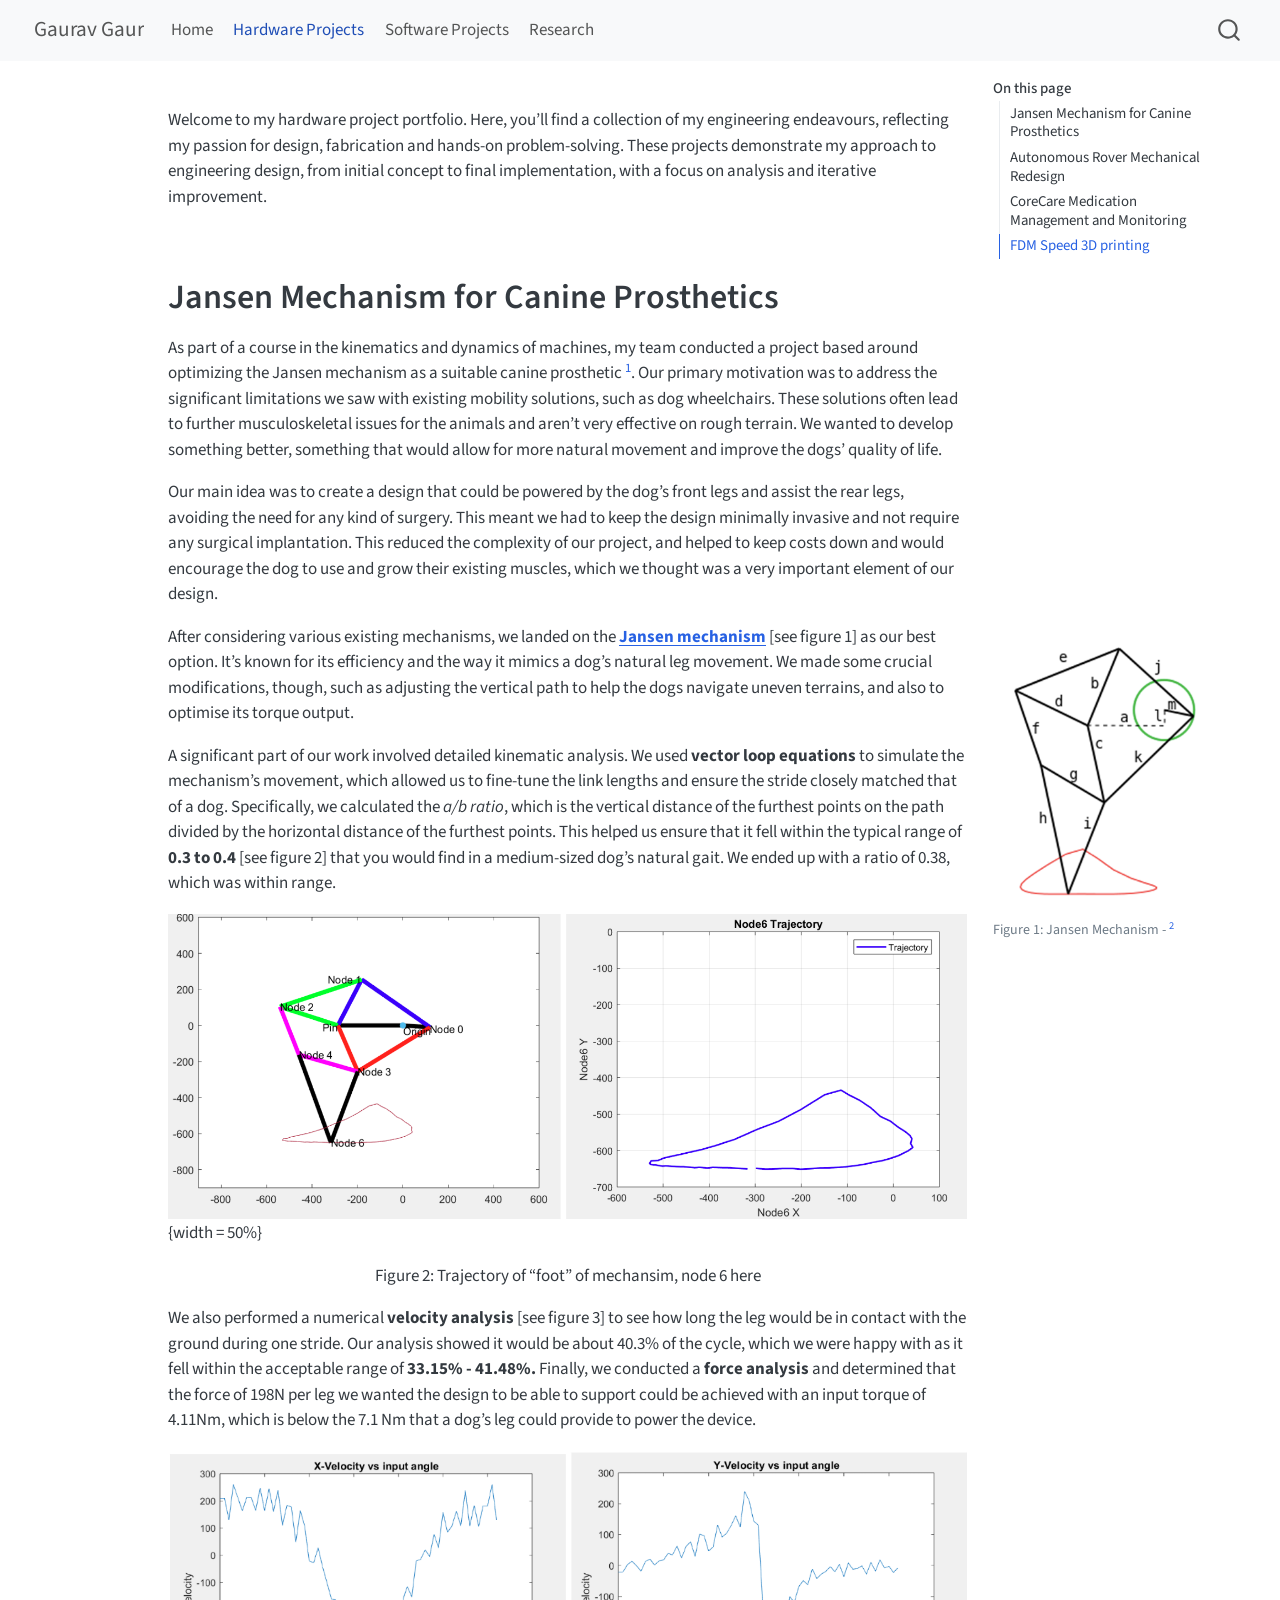
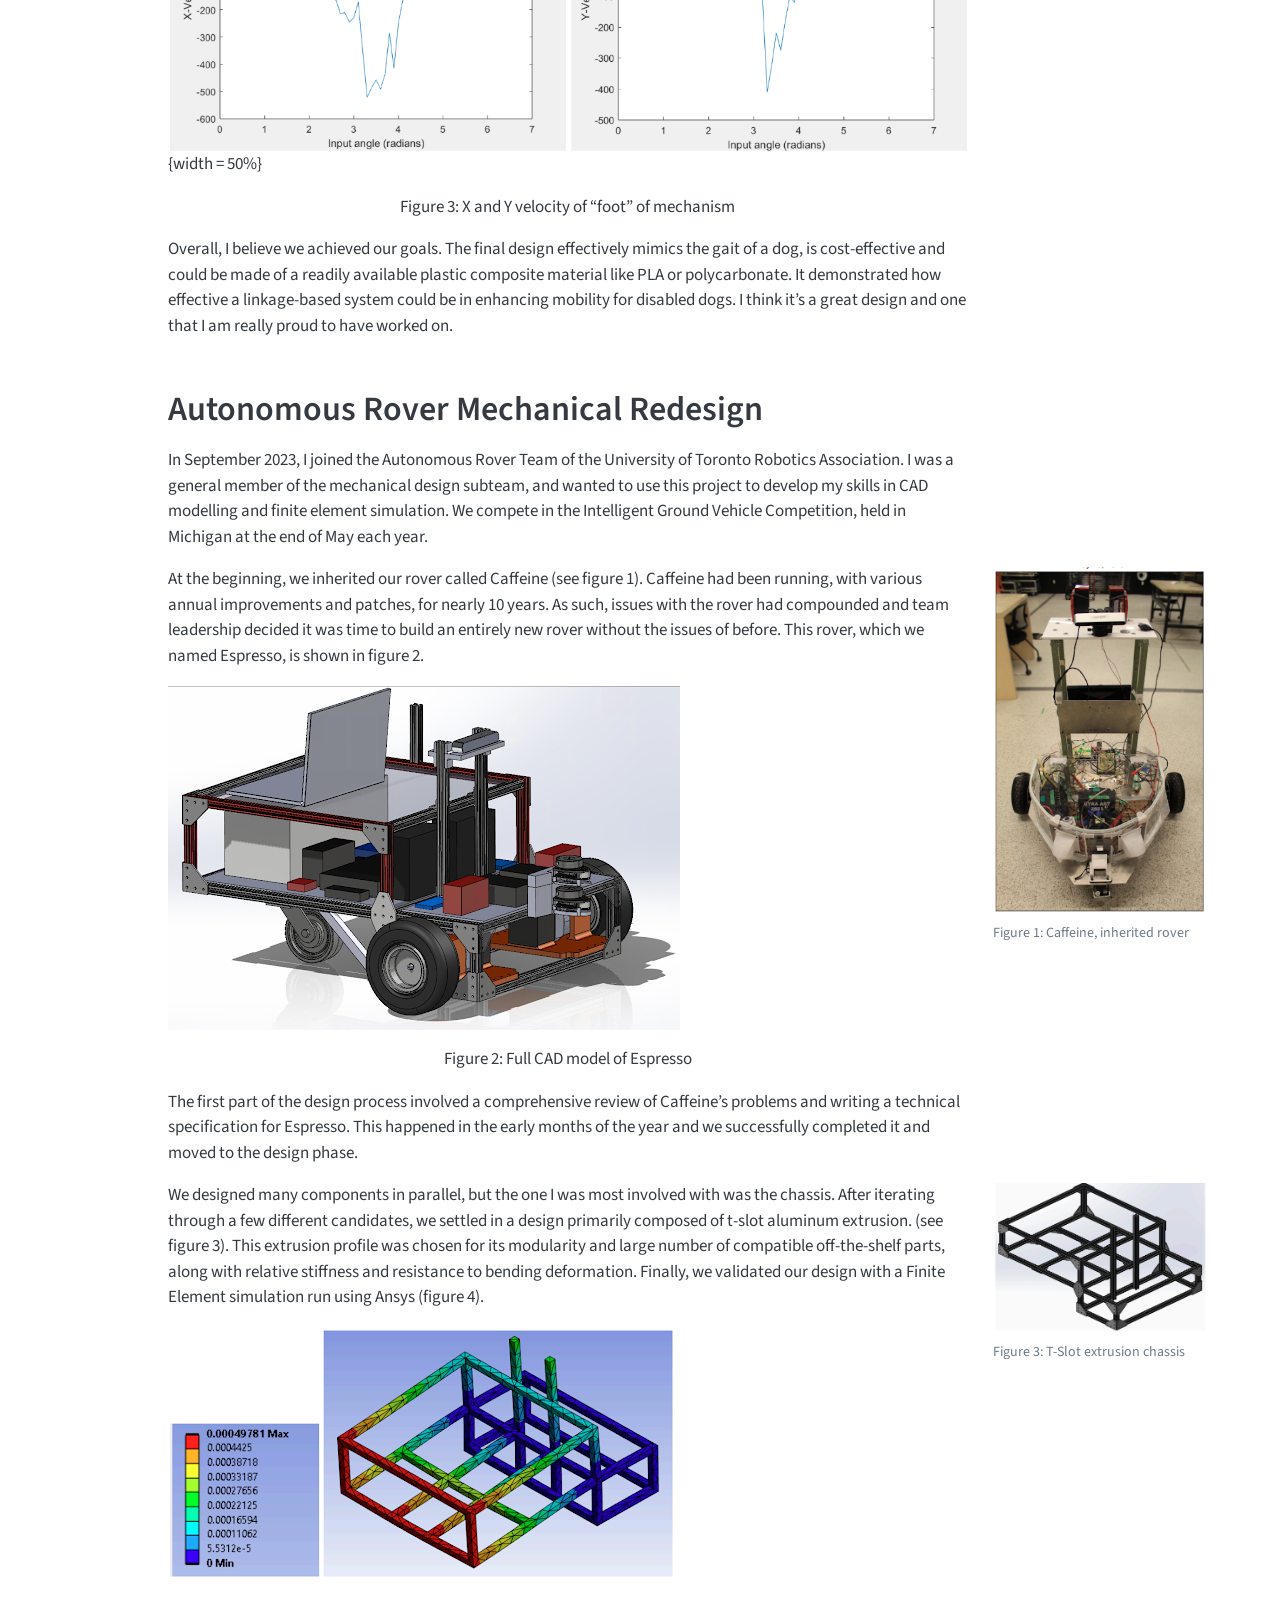
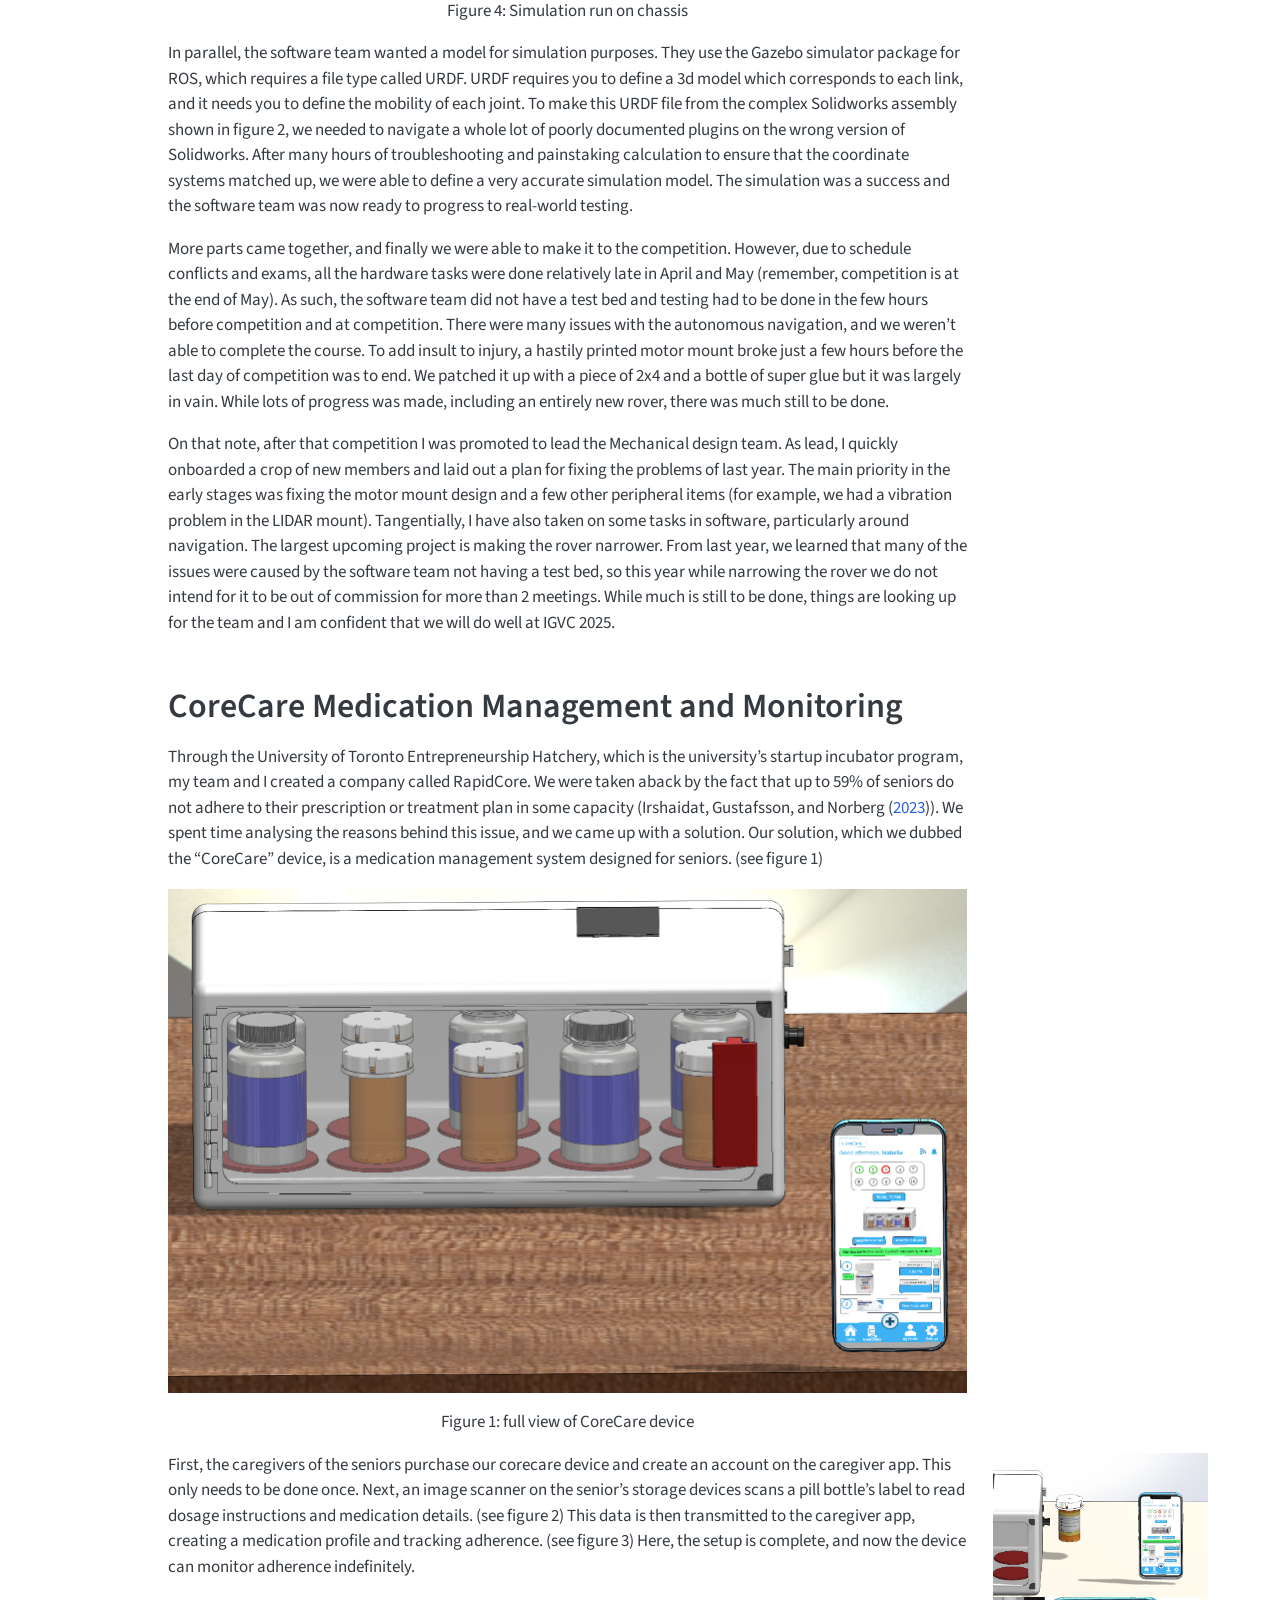
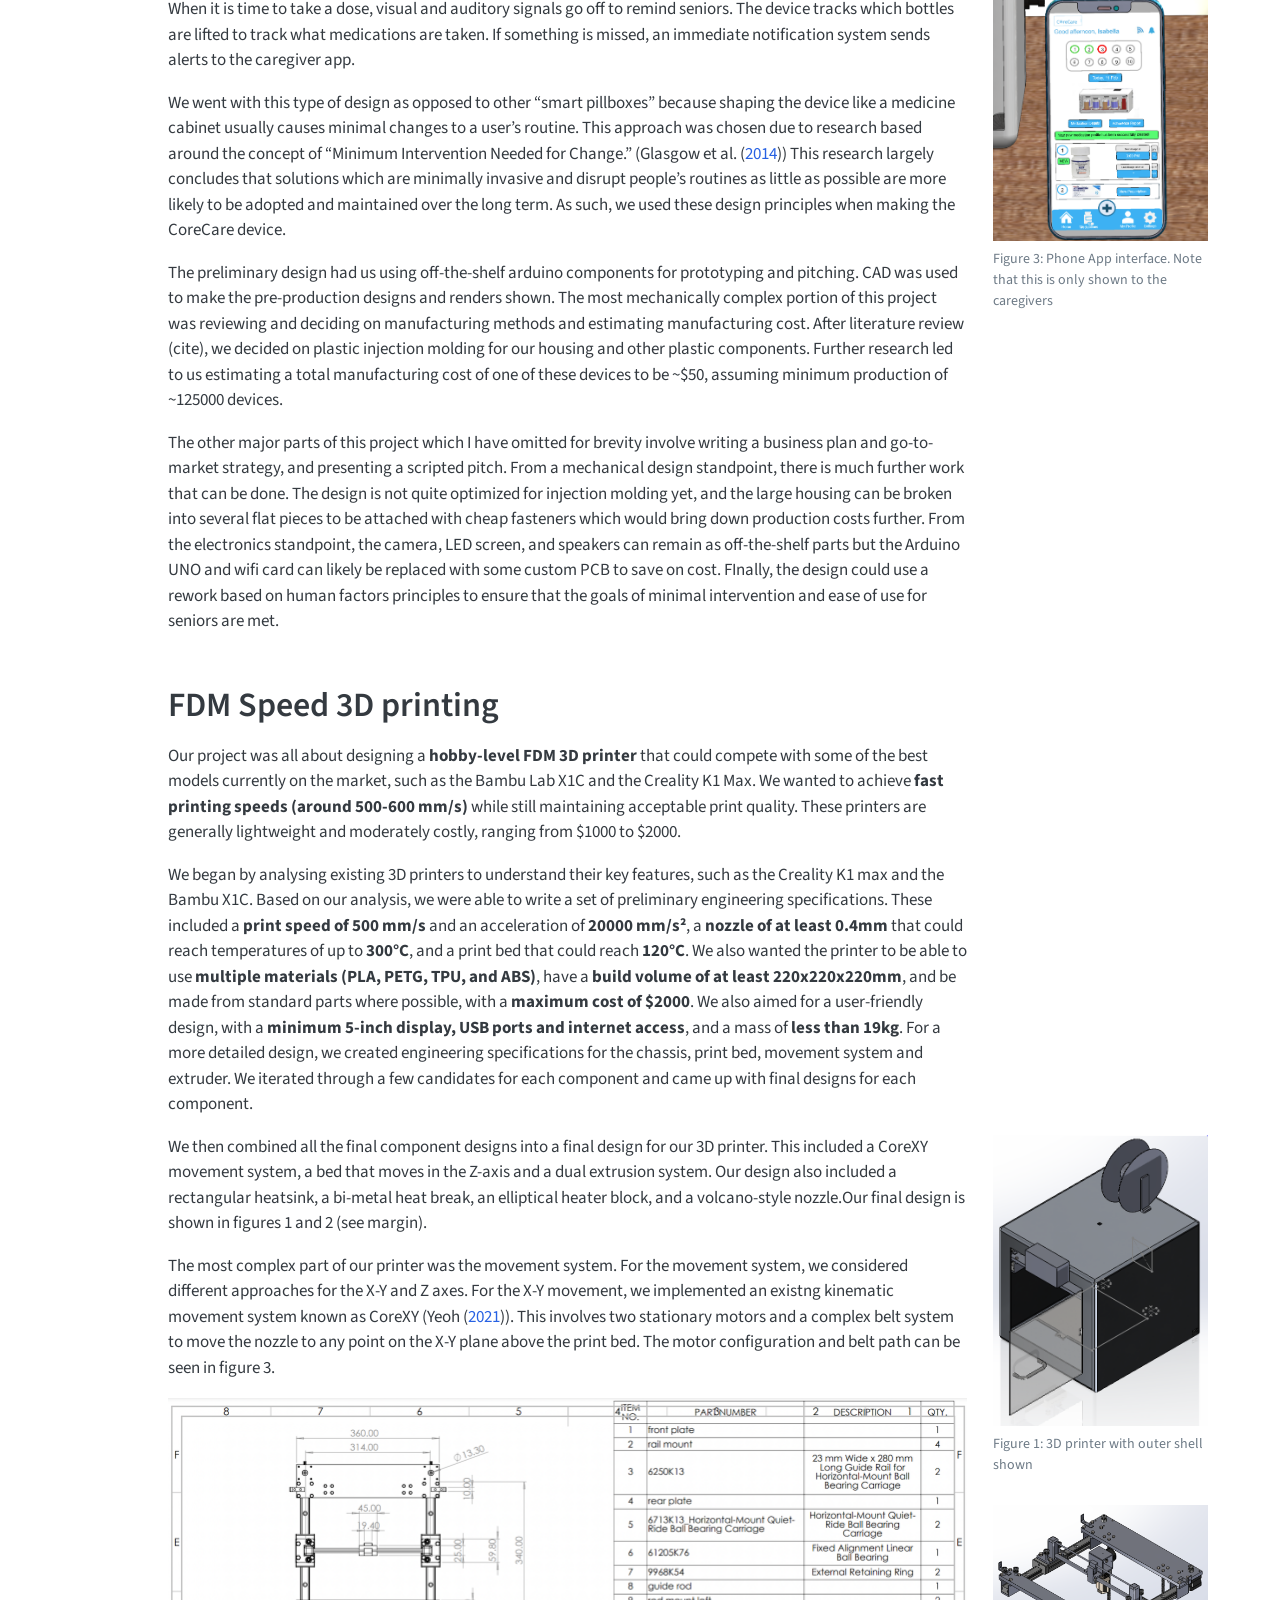
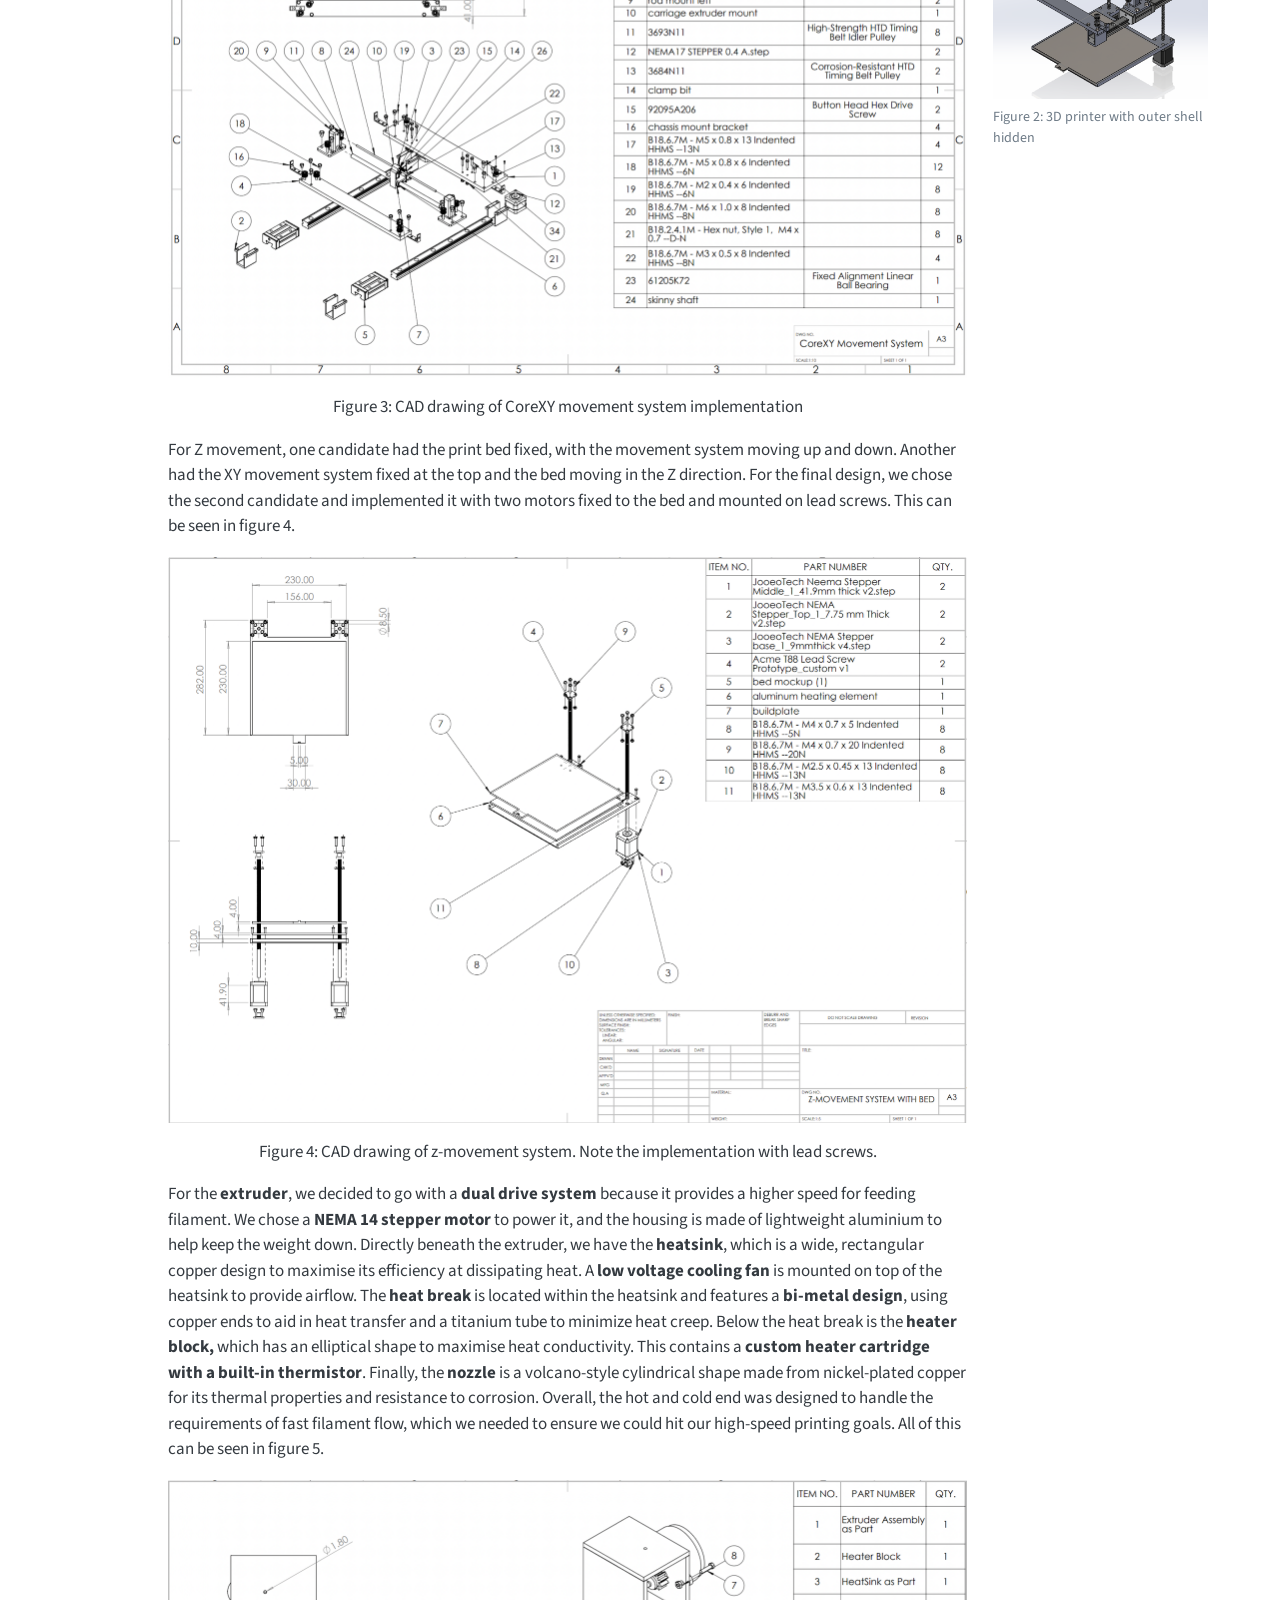
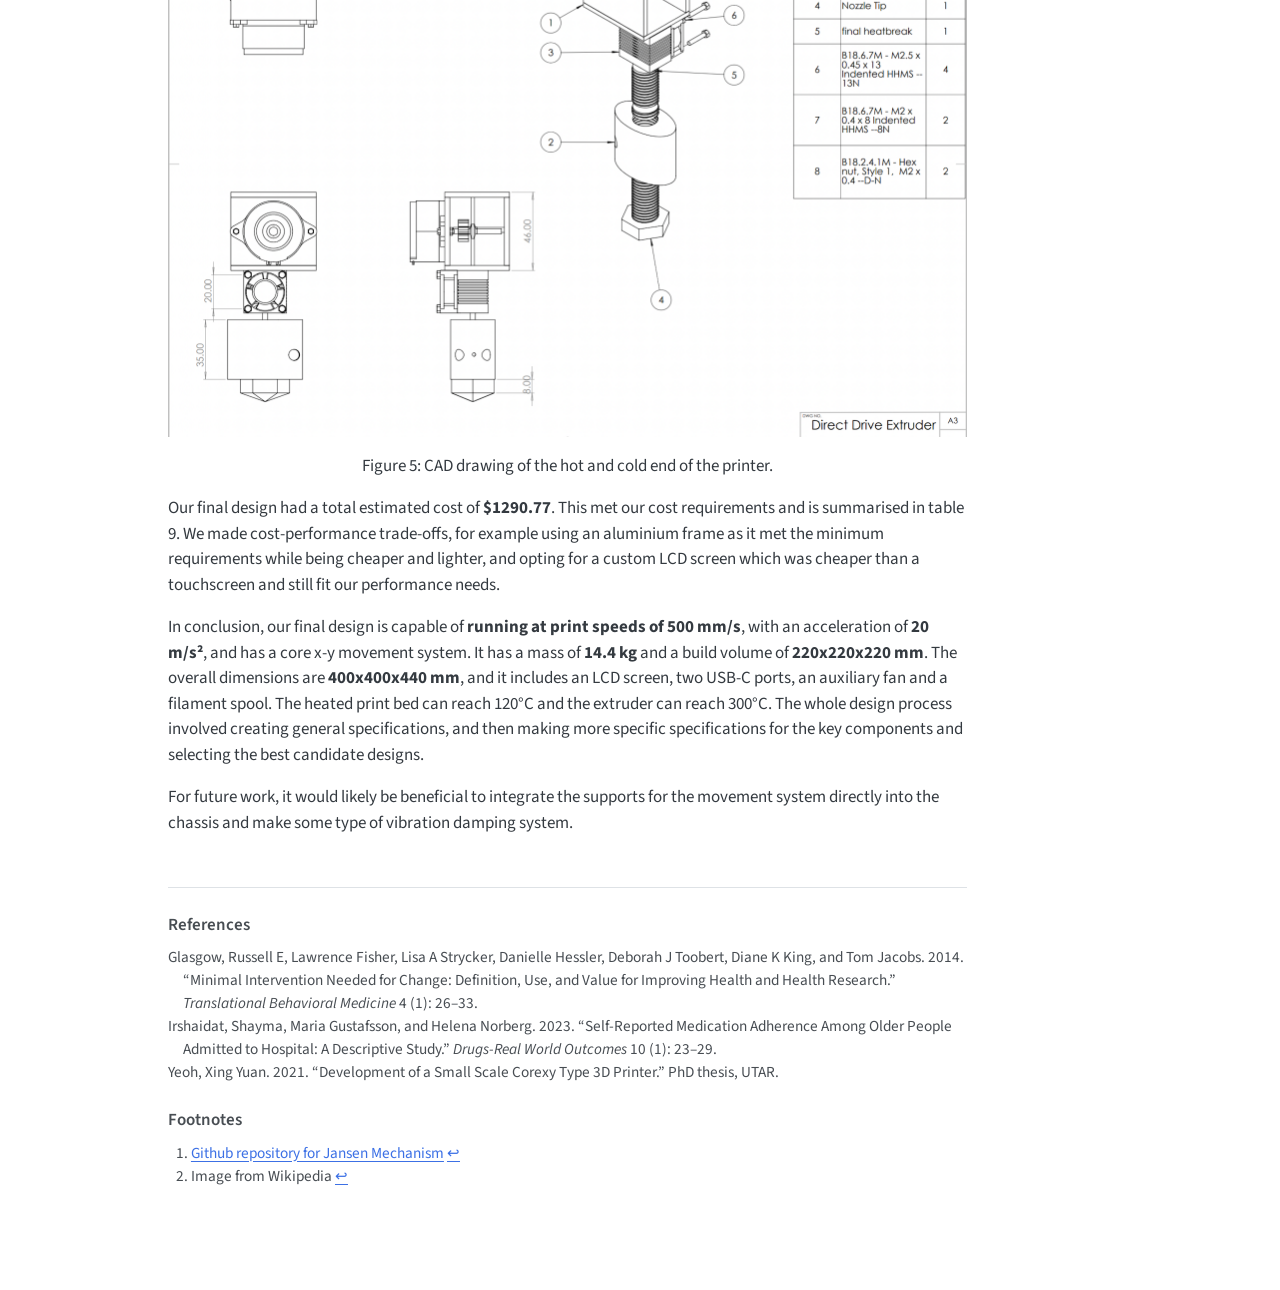
<file: hardware.html>
<!DOCTYPE html>
<html xmlns="http://www.w3.org/1999/xhtml" lang="en" xml:lang="en"><head>

<meta charset="utf-8">
<meta name="generator" content="quarto-1.8.24">

<meta name="viewport" content="width=device-width, initial-scale=1.0, user-scalable=yes">


<title>hardware – Gaurav Gaur</title>
<style>
code{white-space: pre-wrap;}
span.smallcaps{font-variant: small-caps;}
div.columns{display: flex; gap: min(4vw, 1.5em);}
div.column{flex: auto; overflow-x: auto;}
div.hanging-indent{margin-left: 1.5em; text-indent: -1.5em;}
ul.task-list{list-style: none;}
ul.task-list li input[type="checkbox"] {
  width: 0.8em;
  margin: 0 0.8em 0.2em -1em; /* quarto-specific, see https://github.com/quarto-dev/quarto-cli/issues/4556 */ 
  vertical-align: middle;
}
/* CSS for citations */
div.csl-bib-body { }
div.csl-entry {
  clear: both;
  margin-bottom: 0em;
}
.hanging-indent div.csl-entry {
  margin-left:2em;
  text-indent:-2em;
}
div.csl-left-margin {
  min-width:2em;
  float:left;
}
div.csl-right-inline {
  margin-left:2em;
  padding-left:1em;
}
div.csl-indent {
  margin-left: 2em;
}</style>


<script src="site_libs/quarto-nav/quarto-nav.js"></script>
<script src="site_libs/quarto-nav/headroom.min.js"></script>
<script src="site_libs/clipboard/clipboard.min.js"></script>
<script src="site_libs/quarto-search/autocomplete.umd.js"></script>
<script src="site_libs/quarto-search/fuse.min.js"></script>
<script src="site_libs/quarto-search/quarto-search.js"></script>
<meta name="quarto:offset" content="./">
<script src="site_libs/quarto-html/quarto.js" type="module"></script>
<script src="site_libs/quarto-html/tabsets/tabsets.js" type="module"></script>
<script src="site_libs/quarto-html/axe/axe-check.js" type="module"></script>
<script src="site_libs/quarto-html/popper.min.js"></script>
<script src="site_libs/quarto-html/tippy.umd.min.js"></script>
<script src="site_libs/quarto-html/anchor.min.js"></script>
<link href="site_libs/quarto-html/tippy.css" rel="stylesheet">
<link href="site_libs/quarto-html/quarto-syntax-highlighting-dc55a5b9e770e841cd82e46aadbfb9b0.css" rel="stylesheet" id="quarto-text-highlighting-styles">
<script src="site_libs/bootstrap/bootstrap.min.js"></script>
<link href="site_libs/bootstrap/bootstrap-icons.css" rel="stylesheet">
<link href="site_libs/bootstrap/bootstrap-e31584831b205ffbb2d98406f31c2a5b.min.css" rel="stylesheet" append-hash="true" id="quarto-bootstrap" data-mode="light">
<script id="quarto-search-options" type="application/json">{
  "location": "navbar",
  "copy-button": false,
  "collapse-after": 3,
  "panel-placement": "end",
  "type": "overlay",
  "limit": 50,
  "keyboard-shortcut": [
    "f",
    "/",
    "s"
  ],
  "show-item-context": false,
  "language": {
    "search-no-results-text": "No results",
    "search-matching-documents-text": "matching documents",
    "search-copy-link-title": "Copy link to search",
    "search-hide-matches-text": "Hide additional matches",
    "search-more-match-text": "more match in this document",
    "search-more-matches-text": "more matches in this document",
    "search-clear-button-title": "Clear",
    "search-text-placeholder": "",
    "search-detached-cancel-button-title": "Cancel",
    "search-submit-button-title": "Submit",
    "search-label": "Search"
  }
}</script>


<link rel="stylesheet" href="styles.css">
<meta property="og:title" content="Gaurav Gaur">
<meta property="og:description" content="">
<meta property="og:image" content="https://1gaurg1.github.io/design docs/images/jannsen mechanism.png">
<meta property="og:site_name" content="Gaurav Gaur">
<meta property="og:image:height" content="420">
<meta property="og:image:width" content="315">
</head>

<body class="nav-fixed quarto-light">

<div id="quarto-search-results"></div>
  <header id="quarto-header" class="headroom fixed-top">
    <nav class="navbar navbar-expand-lg " data-bs-theme="dark">
      <div class="navbar-container container-fluid">
      <div class="navbar-brand-container mx-auto">
    <a href="./index.html" class="navbar-brand navbar-brand-logo">
    </a>
    <a class="navbar-brand" href="./index.html">
    <span class="navbar-title">Gaurav Gaur</span>
    </a>
  </div>
            <div id="quarto-search" class="" title="Search"></div>
          <button class="navbar-toggler" type="button" data-bs-toggle="collapse" data-bs-target="#navbarCollapse" aria-controls="navbarCollapse" role="menu" aria-expanded="false" aria-label="Toggle navigation" onclick="if (window.quartoToggleHeadroom) { window.quartoToggleHeadroom(); }">
  <span class="navbar-toggler-icon"></span>
</button>
          <div class="collapse navbar-collapse" id="navbarCollapse">
            <ul class="navbar-nav navbar-nav-scroll me-auto">
  <li class="nav-item">
    <a class="nav-link" href="./index.html"> 
<span class="menu-text">Home</span></a>
  </li>  
  <li class="nav-item">
    <a class="nav-link active" href="./hardware.html" aria-current="page"> 
<span class="menu-text">Hardware Projects</span></a>
  </li>  
  <li class="nav-item">
    <a class="nav-link" href="./software.html"> 
<span class="menu-text">Software Projects</span></a>
  </li>  
  <li class="nav-item">
    <a class="nav-link" href="./research.html"> 
<span class="menu-text">Research</span></a>
  </li>  
</ul>
          </div> <!-- /navcollapse -->
            <div class="quarto-navbar-tools">
</div>
      </div> <!-- /container-fluid -->
    </nav>
</header>
<!-- content -->
<div id="quarto-content" class="quarto-container page-columns page-rows-contents page-layout-article page-navbar">
<!-- sidebar -->
<!-- margin-sidebar -->
    <div id="quarto-margin-sidebar" class="sidebar margin-sidebar">
        <nav id="TOC" role="doc-toc" class="toc-active">
    <h2 id="toc-title">On this page</h2>
   
  <ul>
  <li><a href="#jansen-mechanism-for-canine-prosthetics" id="toc-jansen-mechanism-for-canine-prosthetics" class="nav-link active" data-scroll-target="#jansen-mechanism-for-canine-prosthetics">Jansen Mechanism for Canine Prosthetics</a></li>
  <li><a href="#autonomous-rover-mechanical-redesign" id="toc-autonomous-rover-mechanical-redesign" class="nav-link" data-scroll-target="#autonomous-rover-mechanical-redesign">Autonomous Rover Mechanical Redesign</a></li>
  <li><a href="#corecare-medication-management-and-monitoring" id="toc-corecare-medication-management-and-monitoring" class="nav-link" data-scroll-target="#corecare-medication-management-and-monitoring">CoreCare Medication Management and Monitoring</a></li>
  <li><a href="#fdm-speed-3d-printing" id="toc-fdm-speed-3d-printing" class="nav-link" data-scroll-target="#fdm-speed-3d-printing">FDM Speed 3D printing</a></li>
  </ul>
</nav>
    </div>
<!-- main -->
<main class="content page-columns page-full" id="quarto-document-content"><header id="title-block-header" class="quarto-title-block"></header>




<p>Welcome to my hardware project portfolio. Here, you’ll find a collection of my engineering endeavours, reflecting my passion for design, fabrication and hands-on problem-solving. These projects demonstrate my approach to engineering design, from initial concept to final implementation, with a focus on analysis and iterative improvement.</p>
<section id="jansen-mechanism-for-canine-prosthetics" class="level1 page-columns page-full">
<h1>Jansen Mechanism for Canine Prosthetics</h1>
<p>As part of a course in the kinematics and dynamics of machines, my team conducted a project based around optimizing the Jansen mechanism as a suitable canine prosthetic <a href="#fn1" class="footnote-ref" id="fnref1" role="doc-noteref"><sup>1</sup></a>. Our primary motivation was to address the significant limitations we saw with existing mobility solutions, such as dog wheelchairs. These solutions often lead to further musculoskeletal issues for the animals and aren’t very effective on rough terrain. We wanted to develop something better, something that would allow for more natural movement and improve the dogs’ quality of life.</p>
<p>Our main idea was to create a design that could be powered by the dog’s front legs and assist the rear legs, avoiding the need for any kind of surgery. This meant we had to keep the design minimally invasive and not require any surgical implantation. This reduced the complexity of our project, and helped to keep costs down and would encourage the dog to use and grow their existing muscles, which we thought was a very important element of our design.</p>
<p>After considering various existing mechanisms, we landed on the <a href="https://en.wikipedia.org/wiki/Jansen%27s_linkage"><strong>Jansen mechanism</strong></a> [see figure 1] as our best option. It’s known for its efficiency and the way it mimics a dog’s natural leg movement. We made some crucial modifications, though, such as adjusting the vertical path to help the dogs navigate uneven terrains, and also to optimise its torque output.</p>

<!-- ::: {.custom-style}
![d](design docs/images/jannsen mechanism.png)
center image -->
<!-- :::{.caption .text-center}
Figure 1: Jansen Mechanism
:::
::: -->
<div class="no-row-height column-margin column-container"><div class="">
<div class="quarto-figure quarto-figure-center">
<figure class="figure">
<p><img src="design docs/images/jannsen mechanism.png" class="img-fluid figure-img"></p>
<figcaption>Figure 1: Jansen Mechanism - <a href="#fn2" class="footnote-ref" id="fnref2" role="doc-noteref"><sup>2</sup></a></figcaption>
</figure>
</div>
</div></div><p>A significant part of our work involved detailed kinematic analysis. We used <strong>vector loop equations</strong> to simulate the mechanism’s movement, which allowed us to fine-tune the link lengths and ensure the stride closely matched that of a dog. Specifically, we calculated the <em>a/b ratio</em>, which is the vertical distance of the furthest points on the path divided by the horizontal distance of the furthest points. This helped us ensure that it fell within the typical range of <strong>0.3 to 0.4</strong> [see figure 2] that you would find in a medium-sized dog’s natural gait. We ended up with a ratio of 0.38, which was within range.</p>
<div class="custom-style">
<p><img src="design docs/images/trajectory.png" class="img-fluid" alt="d">{width = 50%} <!-- center image --></p>
<div class="caption text-center">
<p>Figure 2: Trajectory of “foot” of mechansim, node 6 here</p>
</div>
</div>
<p>We also performed a numerical <strong>velocity analysis</strong> [see figure 3] to see how long the leg would be in contact with the ground during one stride. Our analysis showed it would be about 40.3% of the cycle, which we were happy with as it fell within the acceptable range of <strong>33.15% - 41.48%.</strong> Finally, we conducted a <strong>force analysis</strong> and determined that the force of 198N per leg we wanted the design to be able to support could be achieved with an input torque of 4.11Nm, which is below the 7.1 Nm that a dog’s leg could provide to power the device.</p>
<div class="custom-style">
<p><img src="design docs/images/velocity.png" class="img-fluid" alt="d">{width = 50%} <!-- center image --></p>
<div class="caption text-center">
<p>Figure 3: X and Y velocity of “foot” of mechanism</p>
</div>
</div>
<p>Overall, I believe we achieved our goals. The final design effectively mimics the gait of a dog, is cost-effective and could be made of a readily available plastic composite material like PLA or polycarbonate. It demonstrated how effective a linkage-based system could be in enhancing mobility for disabled dogs. I think it’s a great design and one that I am really proud to have worked on.</p>
</section>
<section id="autonomous-rover-mechanical-redesign" class="level1 page-columns page-full">
<h1>Autonomous Rover Mechanical Redesign</h1>
<p>In September 2023, I joined the Autonomous Rover Team of the University of Toronto Robotics Association. I was a general member of the mechanical design subteam, and wanted to use this project to develop my skills in CAD modelling and finite element simulation. We compete in the Intelligent Ground Vehicle Competition, held in Michigan at the end of May each year.</p>
<p>At the beginning, we inherited our rover called Caffeine (see figure 1). Caffeine had been running, with various annual improvements and patches, for nearly 10 years. As such, issues with the rover had compounded and team leadership decided it was time to build an entirely new rover without the issues of before. This rover, which we named Espresso, is shown in figure 2.</p>

<div class="no-row-height column-margin column-container"><div class="">
<div class="quarto-figure quarto-figure-center">
<figure class="figure">
<p><img src="design docs/images/caffiene.png" class="img-fluid figure-img"></p>
<figcaption>Figure 1: Caffeine, inherited rover</figcaption>
</figure>
</div>
</div></div><div class="custom-style">
<p><img src="design docs/images/espresso_full.png" class="img-fluid" alt="d"> <!-- center image --></p>
<div class="caption text-center">
<p>Figure 2: Full CAD model of Espresso</p>
</div>
</div>
<p>The first part of the design process involved a comprehensive review of Caffeine’s problems and writing a technical specification for Espresso. This happened in the early months of the year and we successfully completed it and moved to the design phase.</p>
<p>We designed many components in parallel, but the one I was most involved with was the chassis. After iterating through a few different candidates, we settled in a design primarily composed of t-slot aluminum extrusion. (see figure 3). This extrusion profile was chosen for its modularity and large number of compatible off-the-shelf parts, along with relative stiffness and resistance to bending deformation. Finally, we validated our design with a Finite Element simulation run using Ansys (figure 4).</p>

<div class="no-row-height column-margin column-container"><div class="">
<div class="quarto-figure quarto-figure-center">
<figure class="figure">
<p><img src="design docs/images/espresso_chassis.png" class="img-fluid figure-img"></p>
<figcaption>Figure 3: T-Slot extrusion chassis</figcaption>
</figure>
</div>
</div></div><div class="custom-style">
<p><img src="design docs/images/espresso_chassis_ansys.png" class="img-fluid" alt="d"> <!-- center image --></p>
<div class="caption text-center">
<p>Figure 4: Simulation run on chassis</p>
</div>
</div>
<p>In parallel, the software team wanted a model for simulation purposes. They use the Gazebo simulator package for ROS, which requires a file type called URDF. URDF requires you to define a 3d model which corresponds to each link, and it needs you to define the mobility of each joint. To make this URDF file from the complex Solidworks assembly shown in figure 2, we needed to navigate a whole lot of poorly documented plugins on the wrong version of Solidworks. After many hours of troubleshooting and painstaking calculation to ensure that the coordinate systems matched up, we were able to define a very accurate simulation model. The simulation was a success and the software team was now ready to progress to real-world testing.</p>
<p>More parts came together, and finally we were able to make it to the competition. However, due to schedule conflicts and exams, all the hardware tasks were done relatively late in April and May (remember, competition is at the end of May). As such, the software team did not have a test bed and testing had to be done in the few hours before competition and at competition. There were many issues with the autonomous navigation, and we weren’t able to complete the course. To add insult to injury, a hastily printed motor mount broke just a few hours before the last day of competition was to end. We patched it up with a piece of 2x4 and a bottle of super glue but it was largely in vain. While lots of progress was made, including an entirely new rover, there was much still to be done.</p>
<p>On that note, after that competition I was promoted to lead the Mechanical design team. As lead, I quickly onboarded a crop of new members and laid out a plan for fixing the problems of last year. The main priority in the early stages was fixing the motor mount design and a few other peripheral items (for example, we had a vibration problem in the LIDAR mount). Tangentially, I have also taken on some tasks in software, particularly around navigation. The largest upcoming project is making the rover narrower. From last year, we learned that many of the issues were caused by the software team not having a test bed, so this year while narrowing the rover we do not intend for it to be out of commission for more than 2 meetings. While much is still to be done, things are looking up for the team and I am confident that we will do well at IGVC 2025.</p>
</section>
<section id="corecare-medication-management-and-monitoring" class="level1 page-columns page-full">
<h1>CoreCare Medication Management and Monitoring</h1>
<p>Through the University of Toronto Entrepreneurship Hatchery, which is the university’s startup incubator program, my team and I created a company called RapidCore. We were taken aback by the fact that up to 59% of seniors do not adhere to their prescription or treatment plan in some capacity (<span class="citation" data-cites="irshaidat2023self">Irshaidat, Gustafsson, and Norberg (<a href="#ref-irshaidat2023self" role="doc-biblioref">2023</a>)</span>). We spent time analysing the reasons behind this issue, and we came up with a solution. Our solution, which we dubbed the “CoreCare” device, is a medication management system designed for seniors. (see figure 1)</p>
<p><img src="design docs/images/full_devic.png" class="img-fluid"></p>
<div class="caption text-center">
<p>Figure 1: full view of CoreCare device</p>
</div>
<p>First, the caregivers of the seniors purchase our corecare device and create an account on the caregiver app. This only needs to be done once. Next, an image scanner on the senior’s storage devices scans a pill bottle’s label to read dosage instructions and medication details. (see figure 2) This data is then transmitted to the caregiver app, creating a medication profile and tracking adherence. (see figure 3) Here, the setup is complete, and now the device can monitor adherence indefinitely.</p>

<div class="no-row-height column-margin column-container"><div class="">
<div class="quarto-figure quarto-figure-center">
<figure class="figure">
<p><img src="design docs/images/scanner.png" class="img-fluid figure-img"></p>
<figcaption>Figure 2: Pill bottle being scanned</figcaption>
</figure>
</div>
</div></div><p>When it is time to take a dose, visual and auditory signals go off to remind seniors. The device tracks which bottles are lifted to track what medications are taken. If something is missed, an immediate notification system sends alerts to the caregiver app.</p>

<div class="no-row-height column-margin column-container"><div class="">
<div class="quarto-figure quarto-figure-center">
<figure class="figure">
<p><img src="design docs/images/phone_app.png" class="img-fluid figure-img"></p>
<figcaption>Figure 3: Phone App interface. Note that this is only shown to the caregivers</figcaption>
</figure>
</div>
</div></div><p>We went with this type of design as opposed to other “smart pillboxes” because shaping the device like a medicine cabinet usually causes minimal changes to a user’s routine. This approach was chosen due to research based around the concept of “Minimum Intervention Needed for Change.” (<span class="citation" data-cites="glasgow2014minimal">Glasgow et al. (<a href="#ref-glasgow2014minimal" role="doc-biblioref">2014</a>)</span>) This research largely concludes that solutions which are minimally invasive and disrupt people’s routines as little as possible are more likely to be adopted and maintained over the long term. As such, we used these design principles when making the CoreCare device.</p>
<p>The preliminary design had us using off-the-shelf arduino components for prototyping and pitching. CAD was used to make the pre-production designs and renders shown. The most mechanically complex portion of this project was reviewing and deciding on manufacturing methods and estimating manufacturing cost. After literature review (cite), we decided on plastic injection molding for our housing and other plastic components. Further research led to us estimating a total manufacturing cost of one of these devices to be ~$50, assuming minimum production of ~125000 devices.</p>
<p>The other major parts of this project which I have omitted for brevity involve writing a business plan and go-to-market strategy, and presenting a scripted pitch. From a mechanical design standpoint, there is much further work that can be done. The design is not quite optimized for injection molding yet, and the large housing can be broken into several flat pieces to be attached with cheap fasteners which would bring down production costs further. From the electronics standpoint, the camera, LED screen, and speakers can remain as off-the-shelf parts but the Arduino UNO and wifi card can likely be replaced with some custom PCB to save on cost. FInally, the design could use a rework based on human factors principles to ensure that the goals of minimal intervention and ease of use for seniors are met.</p>
</section>
<section id="fdm-speed-3d-printing" class="level1 page-columns page-full">
<h1>FDM Speed 3D printing</h1>
<p>Our project was all about designing a <strong>hobby-level FDM 3D printer</strong> that could compete with some of the best models currently on the market, such as the Bambu Lab X1C and the Creality K1 Max. We wanted to achieve <strong>fast printing speeds (around 500-600 mm/s)</strong> while still maintaining acceptable print quality. These printers are generally lightweight and moderately costly, ranging from $1000 to $2000.</p>
<p>We began by analysing existing 3D printers to understand their key features, such as the Creality K1 max and the Bambu X1C. Based on our analysis, we were able to write a set of preliminary engineering specifications. These included a <strong>print speed of 500 mm/s</strong> and an acceleration of <strong>20000 mm/s²</strong>, a <strong>nozzle of at least 0.4mm</strong> that could reach temperatures of up to <strong>300°C</strong>, and a print bed that could reach <strong>120°C</strong>. We also wanted the printer to be able to use <strong>multiple materials (PLA, PETG, TPU, and ABS)</strong>, have a <strong>build volume of at least 220x220x220mm</strong>, and be made from standard parts where possible, with a <strong>maximum cost of $2000</strong>. We also aimed for a user-friendly design, with a <strong>minimum 5-inch display, USB ports and internet access</strong>, and a mass of <strong>less than 19kg</strong>. For a more detailed design, we created engineering specifications for the chassis, print bed, movement system and extruder. We iterated through a few candidates for each component and came up with final designs for each component.</p>
<p>We then combined all the final component designs into a final design for our 3D printer. This included a CoreXY movement system, a bed that moves in the Z-axis and a dual extrusion system. Our design also included a rectangular heatsink, a bi-metal heat break, an elliptical heater block, and a volcano-style nozzle.Our final design is shown in figures 1 and 2 (see margin).</p>

<div class="no-row-height column-margin column-container"><div class="">
<div class="quarto-figure quarto-figure-center">
<figure class="figure">
<p><img src="design docs/images/chassis.png" class="img-fluid figure-img"></p>
<figcaption>Figure 1: 3D printer with outer shell shown</figcaption>
</figure>
</div>
</div><div class="">
<div class="quarto-figure quarto-figure-center">
<figure class="figure">
<p><img src="design docs/images/movement.png" class="img-fluid figure-img"></p>
<figcaption>Figure 2: 3D printer with outer shell hidden</figcaption>
</figure>
</div>
</div></div>
<p>The most complex part of our printer was the movement system. For the movement system, we considered different approaches for the X-Y and Z axes. For the X-Y movement, we implemented an existng kinematic movement system known as CoreXY (<span class="citation" data-cites="yeoh2021development">Yeoh (<a href="#ref-yeoh2021development" role="doc-biblioref">2021</a>)</span>). This involves two stationary motors and a complex belt system to move the nozzle to any point on the X-Y plane above the print bed. The motor configuration and belt path can be seen in figure 3.</p>
<div class="custom-style">
<p><img src="design docs/images/movement_drawing.png" class="img-fluid" alt="d"> <!-- center image --></p>
<div class="caption text-center">
<p>Figure 3: CAD drawing of CoreXY movement system implementation</p>
</div>
</div>
<p>For Z movement, one candidate had the print bed fixed, with the movement system moving up and down. Another had the XY movement system fixed at the top and the bed moving in the Z direction. For the final design, we chose the second candidate and implemented it with two motors fixed to the bed and mounted on lead screws. This can be seen in figure 4.</p>
<div class="custom-style">
<p><img src="design docs/images/z-movement_drawing.png" class="img-fluid" alt="d"> <!-- center image --></p>
<div class="caption text-center">
<p>Figure 4: CAD drawing of z-movement system. Note the implementation with lead screws.</p>
</div>
</div>
<p>For the <strong>extruder</strong>, we decided to go with a <strong>dual drive system</strong> because it provides a higher speed for feeding filament. We chose a <strong>NEMA 14 stepper motor</strong> to power it, and the housing is made of lightweight aluminium to help keep the weight down. Directly beneath the extruder, we have the <strong>heatsink</strong>, which is a wide, rectangular copper design to maximise its efficiency at dissipating heat. A <strong>low voltage cooling fan</strong> is mounted on top of the heatsink to provide airflow. The <strong>heat break</strong> is located within the heatsink and features a <strong>bi-metal design</strong>, using copper ends to aid in heat transfer and a titanium tube to minimize heat creep. Below the heat break is the <strong>heater block,</strong> which has an elliptical shape to maximise heat conductivity. This contains a <strong>custom heater cartridge with a built-in thermistor</strong>. Finally, the <strong>nozzle</strong> is a volcano-style cylindrical shape made from nickel-plated copper for its thermal properties and resistance to corrosion. Overall, the hot and cold end was designed to handle the requirements of fast filament flow, which we needed to ensure we could hit our high-speed printing goals. All of this can be seen in figure 5.</p>
<div class="custom-style">
<p><img src="design docs/images/hotandcoldend.png" class="img-fluid" alt="d"> <!-- center image --></p>
<div class="caption text-center">
<p>Figure 5: CAD drawing of the hot and cold end of the printer.</p>
</div>
<p>Our final design had a total estimated cost of <strong>$1290.77</strong>. This met our cost requirements and is summarised in table 9. We made cost-performance trade-offs, for example using an aluminium frame as it met the minimum requirements while being cheaper and lighter, and opting for a custom LCD screen which was cheaper than a touchscreen and still fit our performance needs.</p>
<p>In conclusion, our final design is capable of <strong>running at print speeds of 500 mm/s</strong>, with an acceleration of <strong>20 m/s²</strong>, and has a core x-y movement system. It has a mass of <strong>14.4 kg</strong> and a build volume of <strong>220x220x220 mm</strong>. The overall dimensions are <strong>400x400x440 mm</strong>, and it includes an LCD screen, two USB-C ports, an auxiliary fan and a filament spool. The heated print bed can reach 120°C and the extruder can reach 300°C. The whole design process involved creating general specifications, and then making more specific specifications for the key components and selecting the best candidate designs.</p>
<p>For future work, it would likely be beneficial to integrate the supports for the movement system directly into the chassis and make some type of vibration damping system.</p>


</div>

</section>


<div id="quarto-appendix" class="default"><section class="quarto-appendix-contents" role="doc-bibliography" id="quarto-bibliography"><h2 class="anchored quarto-appendix-heading">References</h2><div id="refs" class="references csl-bib-body hanging-indent" data-entry-spacing="0" role="list">
<div id="ref-glasgow2014minimal" class="csl-entry" role="listitem">
Glasgow, Russell E, Lawrence Fisher, Lisa A Strycker, Danielle Hessler, Deborah J Toobert, Diane K King, and Tom Jacobs. 2014. <span>“Minimal Intervention Needed for Change: Definition, Use, and Value for Improving Health and Health Research.”</span> <em>Translational Behavioral Medicine</em> 4 (1): 26–33.
</div>
<div id="ref-irshaidat2023self" class="csl-entry" role="listitem">
Irshaidat, Shayma, Maria Gustafsson, and Helena Norberg. 2023. <span>“Self-Reported Medication Adherence Among Older People Admitted to Hospital: A Descriptive Study.”</span> <em>Drugs-Real World Outcomes</em> 10 (1): 23–29.
</div>
<div id="ref-yeoh2021development" class="csl-entry" role="listitem">
Yeoh, Xing Yuan. 2021. <span>“Development of a Small Scale Corexy Type 3D Printer.”</span> PhD thesis, UTAR.
</div>
</div></section><section id="footnotes" class="footnotes footnotes-end-of-document" role="doc-endnotes"><h2 class="anchored quarto-appendix-heading">Footnotes</h2>

<ol>
<li id="fn1"><p><a href="https://github.com/1gaurg1/Jansen_Mechanism_simulation">Github repository for Jansen Mechanism</a><a href="#fnref1" class="footnote-back" role="doc-backlink">↩︎</a></p></li>
<li id="fn2"><p>Image from Wikipedia<a href="#fnref2" class="footnote-back" role="doc-backlink">↩︎</a></p></li>
</ol>
</section></div></main> <!-- /main -->
<script id="quarto-html-after-body" type="application/javascript">
  window.document.addEventListener("DOMContentLoaded", function (event) {
    const icon = "";
    const anchorJS = new window.AnchorJS();
    anchorJS.options = {
      placement: 'right',
      icon: icon
    };
    anchorJS.add('.anchored');
    const isCodeAnnotation = (el) => {
      for (const clz of el.classList) {
        if (clz.startsWith('code-annotation-')) {                     
          return true;
        }
      }
      return false;
    }
    const onCopySuccess = function(e) {
      // button target
      const button = e.trigger;
      // don't keep focus
      button.blur();
      // flash "checked"
      button.classList.add('code-copy-button-checked');
      var currentTitle = button.getAttribute("title");
      button.setAttribute("title", "Copied!");
      let tooltip;
      if (window.bootstrap) {
        button.setAttribute("data-bs-toggle", "tooltip");
        button.setAttribute("data-bs-placement", "left");
        button.setAttribute("data-bs-title", "Copied!");
        tooltip = new bootstrap.Tooltip(button, 
          { trigger: "manual", 
            customClass: "code-copy-button-tooltip",
            offset: [0, -8]});
        tooltip.show();    
      }
      setTimeout(function() {
        if (tooltip) {
          tooltip.hide();
          button.removeAttribute("data-bs-title");
          button.removeAttribute("data-bs-toggle");
          button.removeAttribute("data-bs-placement");
        }
        button.setAttribute("title", currentTitle);
        button.classList.remove('code-copy-button-checked');
      }, 1000);
      // clear code selection
      e.clearSelection();
    }
    const getTextToCopy = function(trigger) {
      const outerScaffold = trigger.parentElement.cloneNode(true);
      const codeEl = outerScaffold.querySelector('code');
      for (const childEl of codeEl.children) {
        if (isCodeAnnotation(childEl)) {
          childEl.remove();
        }
      }
      return codeEl.innerText;
    }
    const clipboard = new window.ClipboardJS('.code-copy-button:not([data-in-quarto-modal])', {
      text: getTextToCopy
    });
    clipboard.on('success', onCopySuccess);
    if (window.document.getElementById('quarto-embedded-source-code-modal')) {
      const clipboardModal = new window.ClipboardJS('.code-copy-button[data-in-quarto-modal]', {
        text: getTextToCopy,
        container: window.document.getElementById('quarto-embedded-source-code-modal')
      });
      clipboardModal.on('success', onCopySuccess);
    }
      var localhostRegex = new RegExp(/^(?:http|https):\/\/localhost\:?[0-9]*\//);
      var mailtoRegex = new RegExp(/^mailto:/);
        var filterRegex = new RegExp("https:\/\/1gaurg1\.github\.io");
      var isInternal = (href) => {
          return filterRegex.test(href) || localhostRegex.test(href) || mailtoRegex.test(href);
      }
      // Inspect non-navigation links and adorn them if external
     var links = window.document.querySelectorAll('a[href]:not(.nav-link):not(.navbar-brand):not(.toc-action):not(.sidebar-link):not(.sidebar-item-toggle):not(.pagination-link):not(.no-external):not([aria-hidden]):not(.dropdown-item):not(.quarto-navigation-tool):not(.about-link)');
      for (var i=0; i<links.length; i++) {
        const link = links[i];
        if (!isInternal(link.href)) {
          // undo the damage that might have been done by quarto-nav.js in the case of
          // links that we want to consider external
          if (link.dataset.originalHref !== undefined) {
            link.href = link.dataset.originalHref;
          }
        }
      }
    function tippyHover(el, contentFn, onTriggerFn, onUntriggerFn) {
      const config = {
        allowHTML: true,
        maxWidth: 500,
        delay: 100,
        arrow: false,
        appendTo: function(el) {
            return el.parentElement;
        },
        interactive: true,
        interactiveBorder: 10,
        theme: 'quarto',
        placement: 'bottom-start',
      };
      if (contentFn) {
        config.content = contentFn;
      }
      if (onTriggerFn) {
        config.onTrigger = onTriggerFn;
      }
      if (onUntriggerFn) {
        config.onUntrigger = onUntriggerFn;
      }
      window.tippy(el, config); 
    }
    const noterefs = window.document.querySelectorAll('a[role="doc-noteref"]');
    for (var i=0; i<noterefs.length; i++) {
      const ref = noterefs[i];
      tippyHover(ref, function() {
        // use id or data attribute instead here
        let href = ref.getAttribute('data-footnote-href') || ref.getAttribute('href');
        try { href = new URL(href).hash; } catch {}
        const id = href.replace(/^#\/?/, "");
        const note = window.document.getElementById(id);
        if (note) {
          return note.innerHTML;
        } else {
          return "";
        }
      });
    }
    const xrefs = window.document.querySelectorAll('a.quarto-xref');
    const processXRef = (id, note) => {
      // Strip column container classes
      const stripColumnClz = (el) => {
        el.classList.remove("page-full", "page-columns");
        if (el.children) {
          for (const child of el.children) {
            stripColumnClz(child);
          }
        }
      }
      stripColumnClz(note)
      if (id === null || id.startsWith('sec-')) {
        // Special case sections, only their first couple elements
        const container = document.createElement("div");
        if (note.children && note.children.length > 2) {
          container.appendChild(note.children[0].cloneNode(true));
          for (let i = 1; i < note.children.length; i++) {
            const child = note.children[i];
            if (child.tagName === "P" && child.innerText === "") {
              continue;
            } else {
              container.appendChild(child.cloneNode(true));
              break;
            }
          }
          if (window.Quarto?.typesetMath) {
            window.Quarto.typesetMath(container);
          }
          return container.innerHTML
        } else {
          if (window.Quarto?.typesetMath) {
            window.Quarto.typesetMath(note);
          }
          return note.innerHTML;
        }
      } else {
        // Remove any anchor links if they are present
        const anchorLink = note.querySelector('a.anchorjs-link');
        if (anchorLink) {
          anchorLink.remove();
        }
        if (window.Quarto?.typesetMath) {
          window.Quarto.typesetMath(note);
        }
        if (note.classList.contains("callout")) {
          return note.outerHTML;
        } else {
          return note.innerHTML;
        }
      }
    }
    for (var i=0; i<xrefs.length; i++) {
      const xref = xrefs[i];
      tippyHover(xref, undefined, function(instance) {
        instance.disable();
        let url = xref.getAttribute('href');
        let hash = undefined; 
        if (url.startsWith('#')) {
          hash = url;
        } else {
          try { hash = new URL(url).hash; } catch {}
        }
        if (hash) {
          const id = hash.replace(/^#\/?/, "");
          const note = window.document.getElementById(id);
          if (note !== null) {
            try {
              const html = processXRef(id, note.cloneNode(true));
              instance.setContent(html);
            } finally {
              instance.enable();
              instance.show();
            }
          } else {
            // See if we can fetch this
            fetch(url.split('#')[0])
            .then(res => res.text())
            .then(html => {
              const parser = new DOMParser();
              const htmlDoc = parser.parseFromString(html, "text/html");
              const note = htmlDoc.getElementById(id);
              if (note !== null) {
                const html = processXRef(id, note);
                instance.setContent(html);
              } 
            }).finally(() => {
              instance.enable();
              instance.show();
            });
          }
        } else {
          // See if we can fetch a full url (with no hash to target)
          // This is a special case and we should probably do some content thinning / targeting
          fetch(url)
          .then(res => res.text())
          .then(html => {
            const parser = new DOMParser();
            const htmlDoc = parser.parseFromString(html, "text/html");
            const note = htmlDoc.querySelector('main.content');
            if (note !== null) {
              // This should only happen for chapter cross references
              // (since there is no id in the URL)
              // remove the first header
              if (note.children.length > 0 && note.children[0].tagName === "HEADER") {
                note.children[0].remove();
              }
              const html = processXRef(null, note);
              instance.setContent(html);
            } 
          }).finally(() => {
            instance.enable();
            instance.show();
          });
        }
      }, function(instance) {
      });
    }
        let selectedAnnoteEl;
        const selectorForAnnotation = ( cell, annotation) => {
          let cellAttr = 'data-code-cell="' + cell + '"';
          let lineAttr = 'data-code-annotation="' +  annotation + '"';
          const selector = 'span[' + cellAttr + '][' + lineAttr + ']';
          return selector;
        }
        const selectCodeLines = (annoteEl) => {
          const doc = window.document;
          const targetCell = annoteEl.getAttribute("data-target-cell");
          const targetAnnotation = annoteEl.getAttribute("data-target-annotation");
          const annoteSpan = window.document.querySelector(selectorForAnnotation(targetCell, targetAnnotation));
          const lines = annoteSpan.getAttribute("data-code-lines").split(",");
          const lineIds = lines.map((line) => {
            return targetCell + "-" + line;
          })
          let top = null;
          let height = null;
          let parent = null;
          if (lineIds.length > 0) {
              //compute the position of the single el (top and bottom and make a div)
              const el = window.document.getElementById(lineIds[0]);
              top = el.offsetTop;
              height = el.offsetHeight;
              parent = el.parentElement.parentElement;
            if (lineIds.length > 1) {
              const lastEl = window.document.getElementById(lineIds[lineIds.length - 1]);
              const bottom = lastEl.offsetTop + lastEl.offsetHeight;
              height = bottom - top;
            }
            if (top !== null && height !== null && parent !== null) {
              // cook up a div (if necessary) and position it 
              let div = window.document.getElementById("code-annotation-line-highlight");
              if (div === null) {
                div = window.document.createElement("div");
                div.setAttribute("id", "code-annotation-line-highlight");
                div.style.position = 'absolute';
                parent.appendChild(div);
              }
              div.style.top = top - 2 + "px";
              div.style.height = height + 4 + "px";
              div.style.left = 0;
              let gutterDiv = window.document.getElementById("code-annotation-line-highlight-gutter");
              if (gutterDiv === null) {
                gutterDiv = window.document.createElement("div");
                gutterDiv.setAttribute("id", "code-annotation-line-highlight-gutter");
                gutterDiv.style.position = 'absolute';
                const codeCell = window.document.getElementById(targetCell);
                const gutter = codeCell.querySelector('.code-annotation-gutter');
                gutter.appendChild(gutterDiv);
              }
              gutterDiv.style.top = top - 2 + "px";
              gutterDiv.style.height = height + 4 + "px";
            }
            selectedAnnoteEl = annoteEl;
          }
        };
        const unselectCodeLines = () => {
          const elementsIds = ["code-annotation-line-highlight", "code-annotation-line-highlight-gutter"];
          elementsIds.forEach((elId) => {
            const div = window.document.getElementById(elId);
            if (div) {
              div.remove();
            }
          });
          selectedAnnoteEl = undefined;
        };
          // Handle positioning of the toggle
      window.addEventListener(
        "resize",
        throttle(() => {
          elRect = undefined;
          if (selectedAnnoteEl) {
            selectCodeLines(selectedAnnoteEl);
          }
        }, 10)
      );
      function throttle(fn, ms) {
      let throttle = false;
      let timer;
        return (...args) => {
          if(!throttle) { // first call gets through
              fn.apply(this, args);
              throttle = true;
          } else { // all the others get throttled
              if(timer) clearTimeout(timer); // cancel #2
              timer = setTimeout(() => {
                fn.apply(this, args);
                timer = throttle = false;
              }, ms);
          }
        };
      }
        // Attach click handler to the DT
        const annoteDls = window.document.querySelectorAll('dt[data-target-cell]');
        for (const annoteDlNode of annoteDls) {
          annoteDlNode.addEventListener('click', (event) => {
            const clickedEl = event.target;
            if (clickedEl !== selectedAnnoteEl) {
              unselectCodeLines();
              const activeEl = window.document.querySelector('dt[data-target-cell].code-annotation-active');
              if (activeEl) {
                activeEl.classList.remove('code-annotation-active');
              }
              selectCodeLines(clickedEl);
              clickedEl.classList.add('code-annotation-active');
            } else {
              // Unselect the line
              unselectCodeLines();
              clickedEl.classList.remove('code-annotation-active');
            }
          });
        }
    const findCites = (el) => {
      const parentEl = el.parentElement;
      if (parentEl) {
        const cites = parentEl.dataset.cites;
        if (cites) {
          return {
            el,
            cites: cites.split(' ')
          };
        } else {
          return findCites(el.parentElement)
        }
      } else {
        return undefined;
      }
    };
    var bibliorefs = window.document.querySelectorAll('a[role="doc-biblioref"]');
    for (var i=0; i<bibliorefs.length; i++) {
      const ref = bibliorefs[i];
      const citeInfo = findCites(ref);
      if (citeInfo) {
        tippyHover(citeInfo.el, function() {
          var popup = window.document.createElement('div');
          citeInfo.cites.forEach(function(cite) {
            var citeDiv = window.document.createElement('div');
            citeDiv.classList.add('hanging-indent');
            citeDiv.classList.add('csl-entry');
            var biblioDiv = window.document.getElementById('ref-' + cite);
            if (biblioDiv) {
              citeDiv.innerHTML = biblioDiv.innerHTML;
            }
            popup.appendChild(citeDiv);
          });
          return popup.innerHTML;
        });
      }
    }
  });
  </script>
</div> <!-- /content -->




</body></html>
</file>
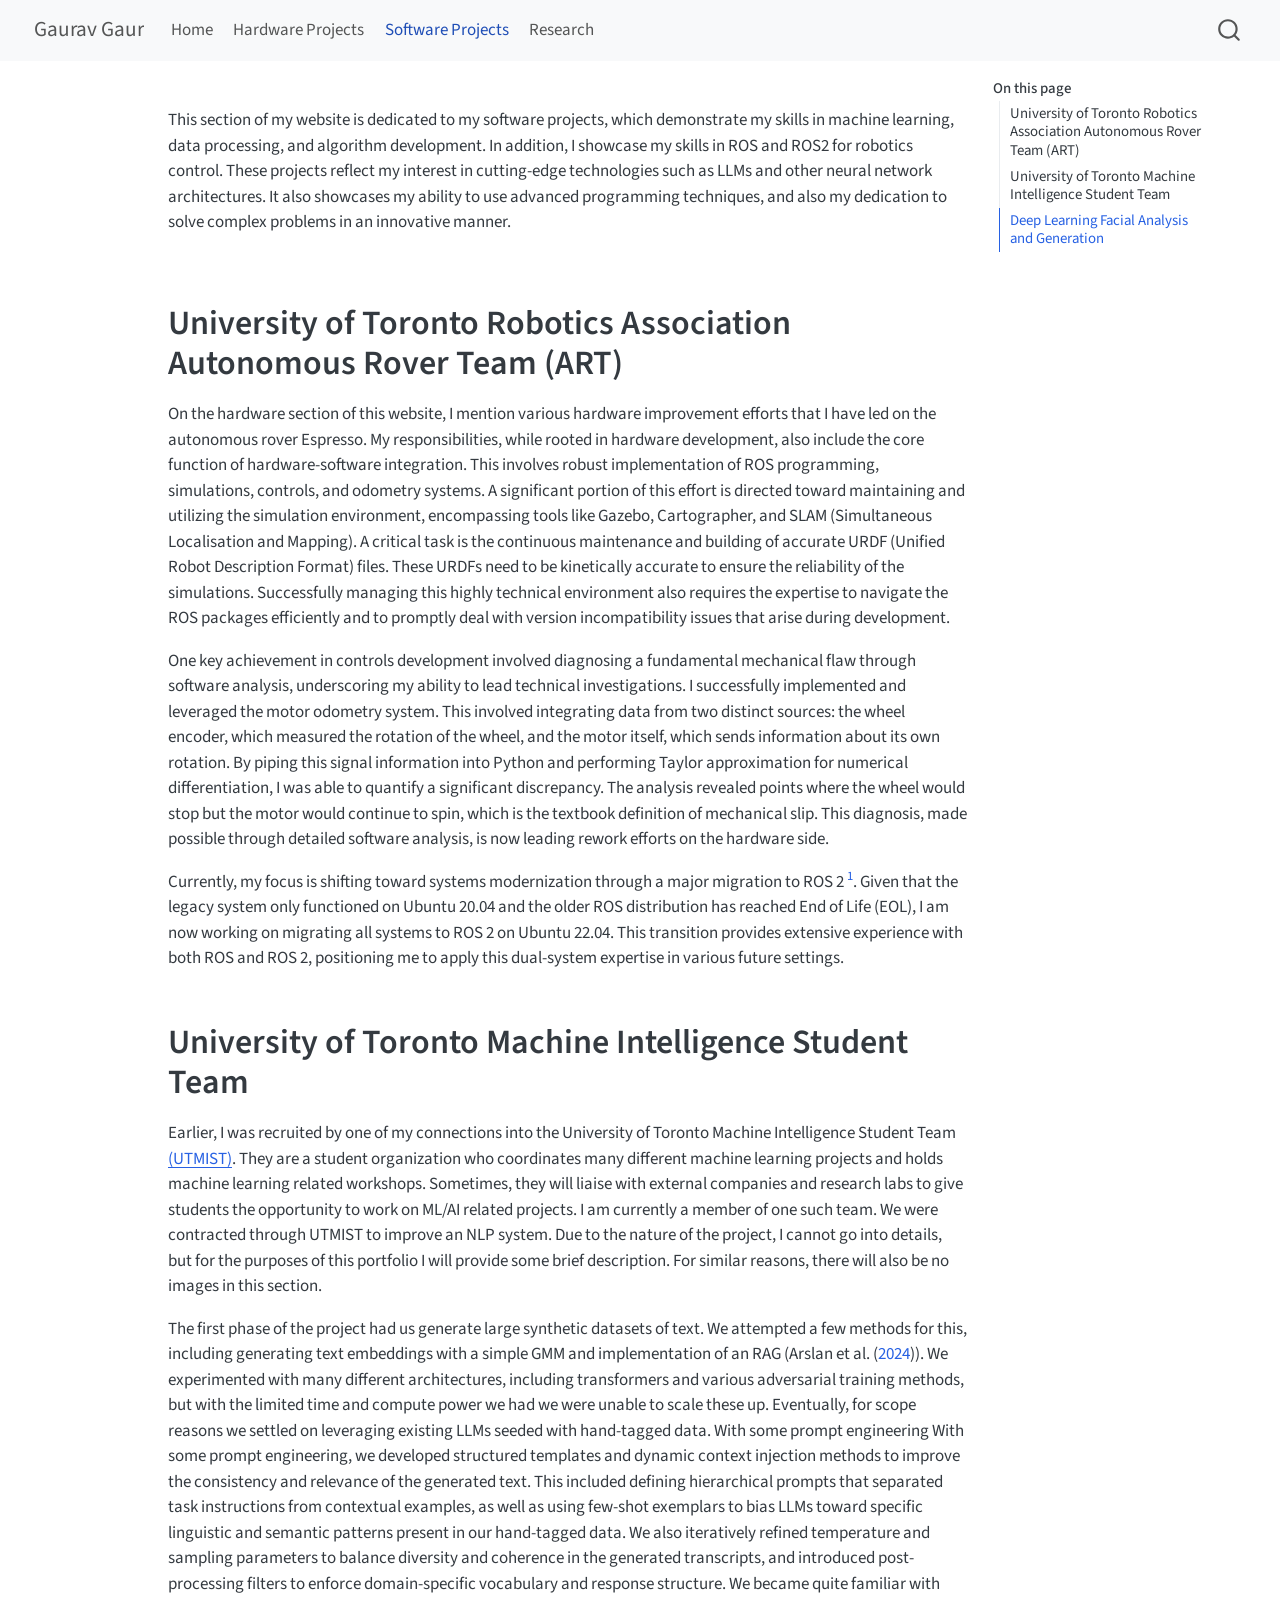
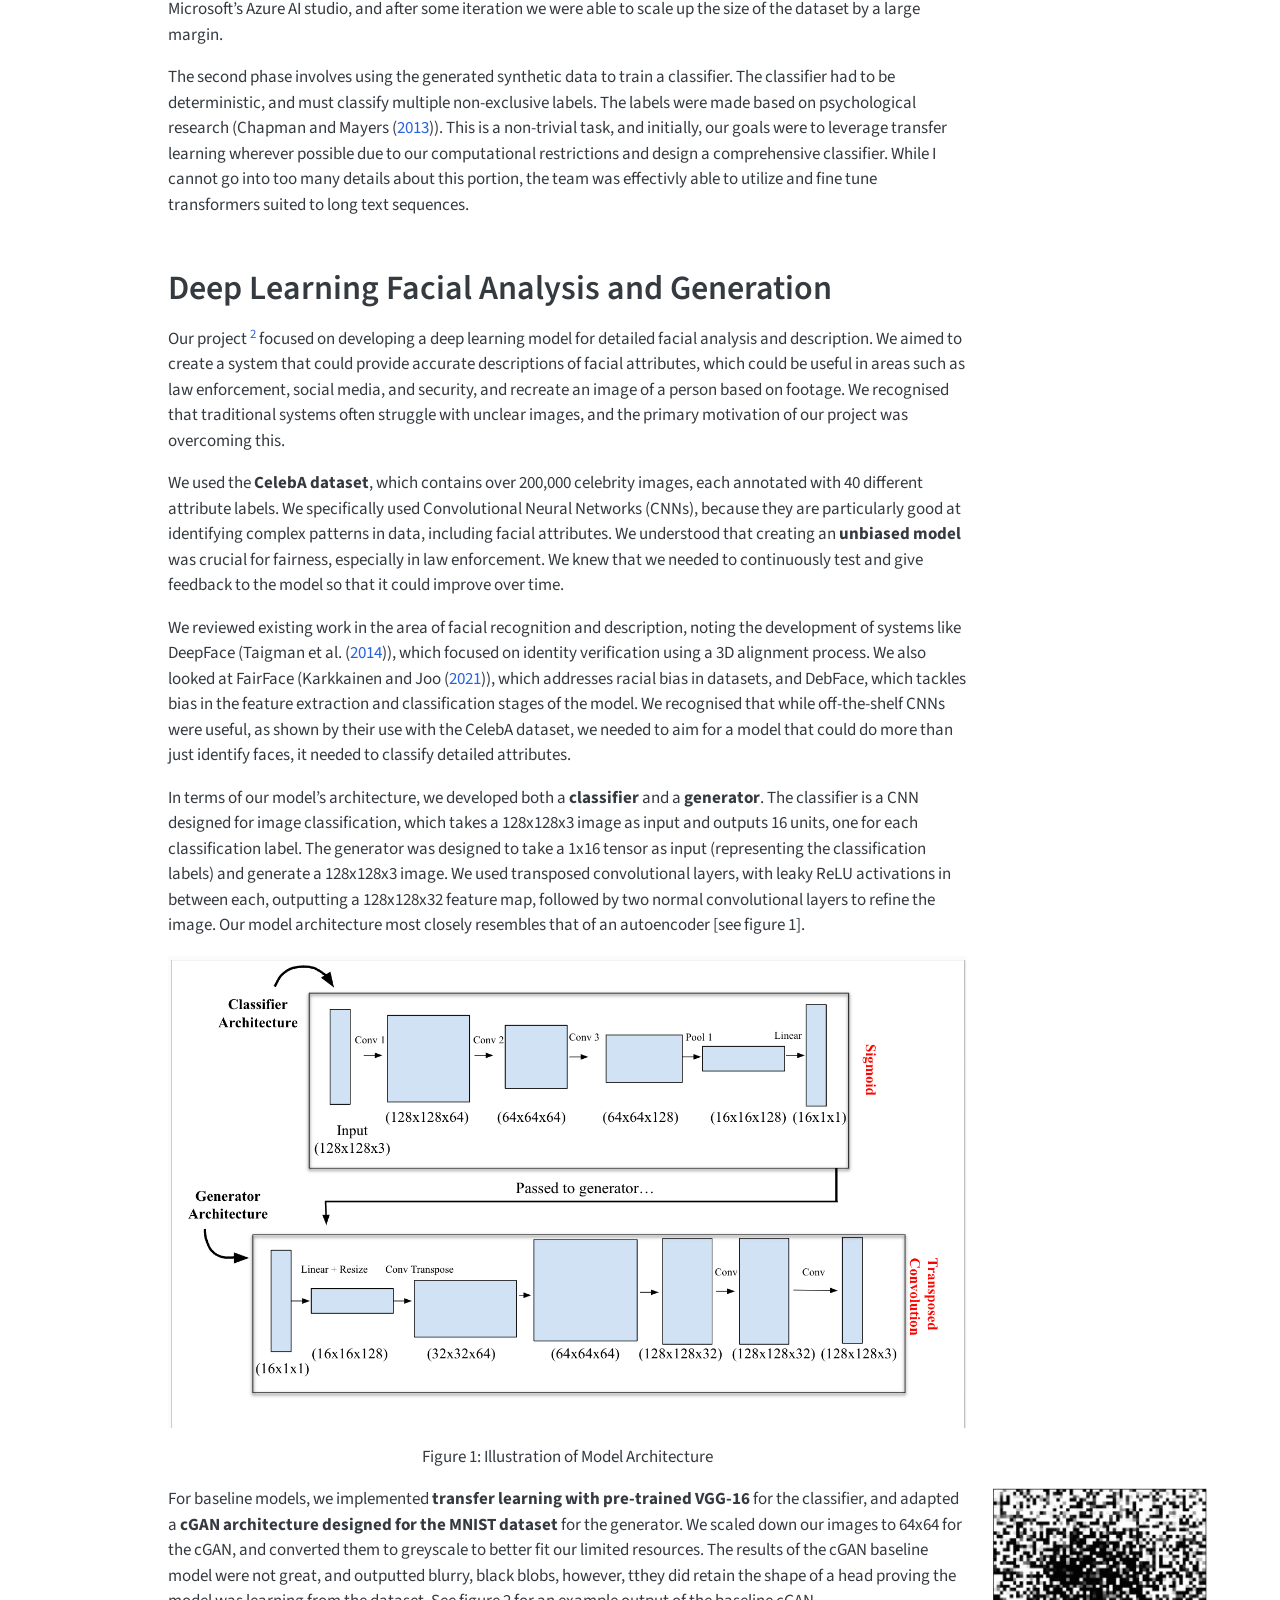
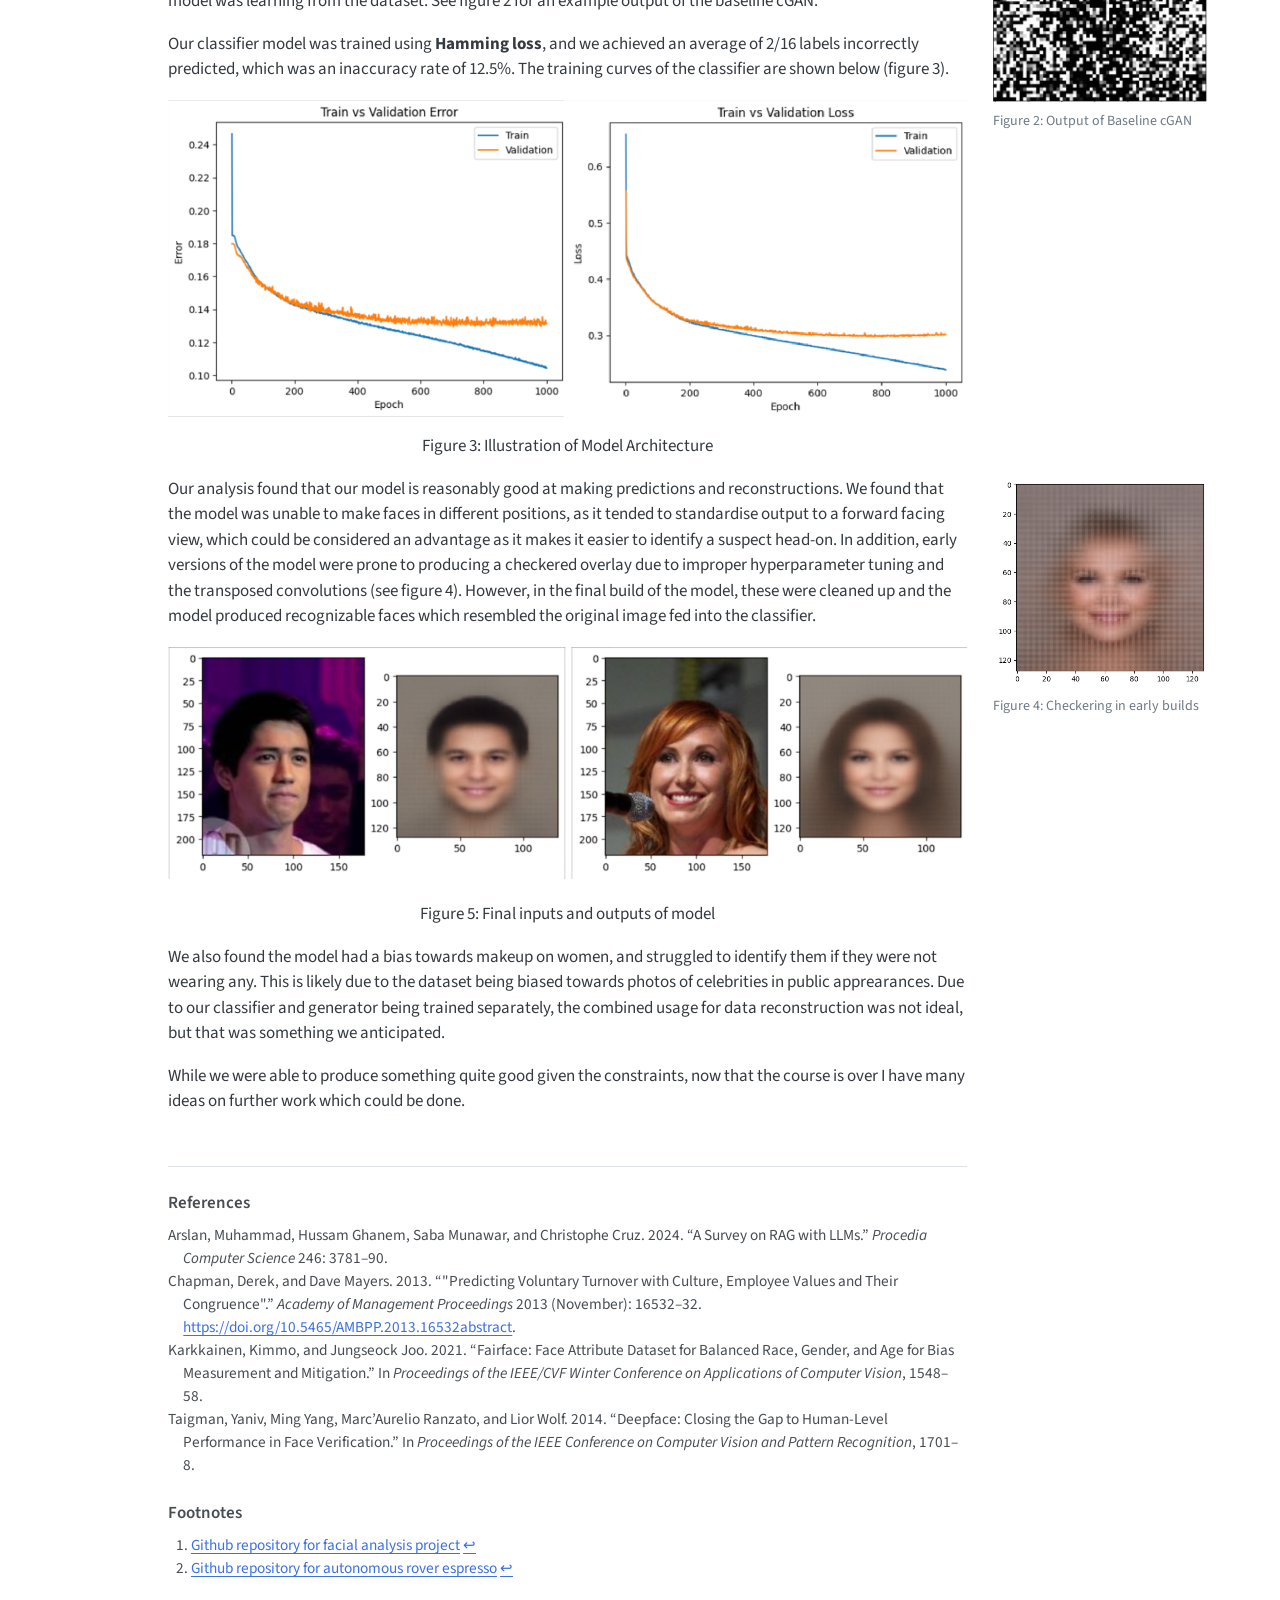
<file: software.html>
<!DOCTYPE html>
<html xmlns="http://www.w3.org/1999/xhtml" lang="en" xml:lang="en"><head>

<meta charset="utf-8">
<meta name="generator" content="quarto-1.8.24">

<meta name="viewport" content="width=device-width, initial-scale=1.0, user-scalable=yes">


<title>software – Gaurav Gaur</title>
<style>
code{white-space: pre-wrap;}
span.smallcaps{font-variant: small-caps;}
div.columns{display: flex; gap: min(4vw, 1.5em);}
div.column{flex: auto; overflow-x: auto;}
div.hanging-indent{margin-left: 1.5em; text-indent: -1.5em;}
ul.task-list{list-style: none;}
ul.task-list li input[type="checkbox"] {
  width: 0.8em;
  margin: 0 0.8em 0.2em -1em; /* quarto-specific, see https://github.com/quarto-dev/quarto-cli/issues/4556 */ 
  vertical-align: middle;
}
/* CSS for citations */
div.csl-bib-body { }
div.csl-entry {
  clear: both;
  margin-bottom: 0em;
}
.hanging-indent div.csl-entry {
  margin-left:2em;
  text-indent:-2em;
}
div.csl-left-margin {
  min-width:2em;
  float:left;
}
div.csl-right-inline {
  margin-left:2em;
  padding-left:1em;
}
div.csl-indent {
  margin-left: 2em;
}</style>


<script src="site_libs/quarto-nav/quarto-nav.js"></script>
<script src="site_libs/quarto-nav/headroom.min.js"></script>
<script src="site_libs/clipboard/clipboard.min.js"></script>
<script src="site_libs/quarto-search/autocomplete.umd.js"></script>
<script src="site_libs/quarto-search/fuse.min.js"></script>
<script src="site_libs/quarto-search/quarto-search.js"></script>
<meta name="quarto:offset" content="./">
<script src="site_libs/quarto-html/quarto.js" type="module"></script>
<script src="site_libs/quarto-html/tabsets/tabsets.js" type="module"></script>
<script src="site_libs/quarto-html/axe/axe-check.js" type="module"></script>
<script src="site_libs/quarto-html/popper.min.js"></script>
<script src="site_libs/quarto-html/tippy.umd.min.js"></script>
<script src="site_libs/quarto-html/anchor.min.js"></script>
<link href="site_libs/quarto-html/tippy.css" rel="stylesheet">
<link href="site_libs/quarto-html/quarto-syntax-highlighting-dc55a5b9e770e841cd82e46aadbfb9b0.css" rel="stylesheet" id="quarto-text-highlighting-styles">
<script src="site_libs/bootstrap/bootstrap.min.js"></script>
<link href="site_libs/bootstrap/bootstrap-icons.css" rel="stylesheet">
<link href="site_libs/bootstrap/bootstrap-e31584831b205ffbb2d98406f31c2a5b.min.css" rel="stylesheet" append-hash="true" id="quarto-bootstrap" data-mode="light">
<script id="quarto-search-options" type="application/json">{
  "location": "navbar",
  "copy-button": false,
  "collapse-after": 3,
  "panel-placement": "end",
  "type": "overlay",
  "limit": 50,
  "keyboard-shortcut": [
    "f",
    "/",
    "s"
  ],
  "show-item-context": false,
  "language": {
    "search-no-results-text": "No results",
    "search-matching-documents-text": "matching documents",
    "search-copy-link-title": "Copy link to search",
    "search-hide-matches-text": "Hide additional matches",
    "search-more-match-text": "more match in this document",
    "search-more-matches-text": "more matches in this document",
    "search-clear-button-title": "Clear",
    "search-text-placeholder": "",
    "search-detached-cancel-button-title": "Cancel",
    "search-submit-button-title": "Submit",
    "search-label": "Search"
  }
}</script>


<link rel="stylesheet" href="styles.css">
<meta property="og:title" content="Gaurav Gaur">
<meta property="og:description" content="">
<meta property="og:image" content="https://1gaurg1.github.io/design docs/images/architecture.png">
<meta property="og:site_name" content="Gaurav Gaur">
<meta property="og:image:alt" content="d">
<meta property="og:image:height" content="854">
<meta property="og:image:width" content="1446">
</head>

<body class="nav-fixed quarto-light">

<div id="quarto-search-results"></div>
  <header id="quarto-header" class="headroom fixed-top">
    <nav class="navbar navbar-expand-lg " data-bs-theme="dark">
      <div class="navbar-container container-fluid">
      <div class="navbar-brand-container mx-auto">
    <a href="./index.html" class="navbar-brand navbar-brand-logo">
    </a>
    <a class="navbar-brand" href="./index.html">
    <span class="navbar-title">Gaurav Gaur</span>
    </a>
  </div>
            <div id="quarto-search" class="" title="Search"></div>
          <button class="navbar-toggler" type="button" data-bs-toggle="collapse" data-bs-target="#navbarCollapse" aria-controls="navbarCollapse" role="menu" aria-expanded="false" aria-label="Toggle navigation" onclick="if (window.quartoToggleHeadroom) { window.quartoToggleHeadroom(); }">
  <span class="navbar-toggler-icon"></span>
</button>
          <div class="collapse navbar-collapse" id="navbarCollapse">
            <ul class="navbar-nav navbar-nav-scroll me-auto">
  <li class="nav-item">
    <a class="nav-link" href="./index.html"> 
<span class="menu-text">Home</span></a>
  </li>  
  <li class="nav-item">
    <a class="nav-link" href="./hardware.html"> 
<span class="menu-text">Hardware Projects</span></a>
  </li>  
  <li class="nav-item">
    <a class="nav-link active" href="./software.html" aria-current="page"> 
<span class="menu-text">Software Projects</span></a>
  </li>  
  <li class="nav-item">
    <a class="nav-link" href="./research.html"> 
<span class="menu-text">Research</span></a>
  </li>  
</ul>
          </div> <!-- /navcollapse -->
            <div class="quarto-navbar-tools">
</div>
      </div> <!-- /container-fluid -->
    </nav>
</header>
<!-- content -->
<div id="quarto-content" class="quarto-container page-columns page-rows-contents page-layout-article page-navbar">
<!-- sidebar -->
<!-- margin-sidebar -->
    <div id="quarto-margin-sidebar" class="sidebar margin-sidebar">
        <nav id="TOC" role="doc-toc" class="toc-active">
    <h2 id="toc-title">On this page</h2>
   
  <ul>
  <li><a href="#university-of-toronto-robotics-association-autonomous-rover-team-art" id="toc-university-of-toronto-robotics-association-autonomous-rover-team-art" class="nav-link active" data-scroll-target="#university-of-toronto-robotics-association-autonomous-rover-team-art">University of Toronto Robotics Association Autonomous Rover Team (ART)</a></li>
  <li><a href="#university-of-toronto-machine-intelligence-student-team" id="toc-university-of-toronto-machine-intelligence-student-team" class="nav-link" data-scroll-target="#university-of-toronto-machine-intelligence-student-team">University of Toronto Machine Intelligence Student Team</a></li>
  <li><a href="#deep-learning-facial-analysis-and-generation" id="toc-deep-learning-facial-analysis-and-generation" class="nav-link" data-scroll-target="#deep-learning-facial-analysis-and-generation">Deep Learning Facial Analysis and Generation</a></li>
  </ul>
</nav>
    </div>
<!-- main -->
<main class="content page-columns page-full" id="quarto-document-content"><header id="title-block-header" class="quarto-title-block"></header>




<p>This section of my website is dedicated to my software projects, which demonstrate my skills in machine learning, data processing, and algorithm development. In addition, I showcase my skills in ROS and ROS2 for robotics control. These projects reflect my interest in cutting-edge technologies such as LLMs and other neural network architectures. It also showcases my ability to use advanced programming techniques, and also my dedication to solve complex problems in an innovative manner.</p>
<section id="university-of-toronto-robotics-association-autonomous-rover-team-art" class="level1">
<h1>University of Toronto Robotics Association Autonomous Rover Team (ART)</h1>
<p>On the hardware section of this website, I mention various hardware improvement efforts that I have led on the autonomous rover Espresso. My responsibilities, while rooted in hardware development, also include the core function of hardware-software integration. This involves robust implementation of ROS programming, simulations, controls, and odometry systems. A significant portion of this effort is directed toward maintaining and utilizing the simulation environment, encompassing tools like Gazebo, Cartographer, and SLAM (Simultaneous Localisation and Mapping). A critical task is the continuous maintenance and building of accurate URDF (Unified Robot Description Format) files. These URDFs need to be kinetically accurate to ensure the reliability of the simulations. Successfully managing this highly technical environment also requires the expertise to navigate the ROS packages efficiently and to promptly deal with version incompatibility issues that arise during development.</p>
<p>One key achievement in controls development involved diagnosing a fundamental mechanical flaw through software analysis, underscoring my ability to lead technical investigations. I successfully implemented and leveraged the motor odometry system. This involved integrating data from two distinct sources: the wheel encoder, which measured the rotation of the wheel, and the motor itself, which sends information about its own rotation. By piping this signal information into Python and performing Taylor approximation for numerical differentiation, I was able to quantify a significant discrepancy. The analysis revealed points where the wheel would stop but the motor would continue to spin, which is the textbook definition of mechanical slip. This diagnosis, made possible through detailed software analysis, is now leading rework efforts on the hardware side.</p>
<p>Currently, my focus is shifting toward systems modernization through a major migration to ROS 2 <a href="#fn1" class="footnote-ref" id="fnref1" role="doc-noteref"><sup>1</sup></a>. Given that the legacy system only functioned on Ubuntu 20.04 and the older ROS distribution has reached End of Life (EOL), I am now working on migrating all systems to ROS 2 on Ubuntu 22.04. This transition provides extensive experience with both ROS and ROS 2, positioning me to apply this dual-system expertise in various future settings.</p>
</section>
<section id="university-of-toronto-machine-intelligence-student-team" class="level1">
<h1>University of Toronto Machine Intelligence Student Team</h1>
<p>Earlier, I was recruited by one of my connections into the University of Toronto Machine Intelligence Student Team <a href="https://utmist.gitlab.io/">(UTMIST)</a>. They are a student organization who coordinates many different machine learning projects and holds machine learning related workshops. Sometimes, they will liaise with external companies and research labs to give students the opportunity to work on ML/AI related projects. I am currently a member of one such team. We were contracted through UTMIST to improve an NLP system. Due to the nature of the project, I cannot go into details, but for the purposes of this portfolio I will provide some brief description. For similar reasons, there will also be no images in this section.</p>
<p>The first phase of the project had us generate large synthetic datasets of text. We attempted a few methods for this, including generating text embeddings with a simple GMM and implementation of an RAG (<span class="citation" data-cites="arslan2024survey">Arslan et al. (<a href="#ref-arslan2024survey" role="doc-biblioref">2024</a>)</span>). We experimented with many different architectures, including transformers and various adversarial training methods, but with the limited time and compute power we had we were unable to scale these up. Eventually, for scope reasons we settled on leveraging existing LLMs seeded with hand-tagged data. With some prompt engineering With some prompt engineering, we developed structured templates and dynamic context injection methods to improve the consistency and relevance of the generated text. This included defining hierarchical prompts that separated task instructions from contextual examples, as well as using few-shot exemplars to bias LLMs toward specific linguistic and semantic patterns present in our hand-tagged data. We also iteratively refined temperature and sampling parameters to balance diversity and coherence in the generated transcripts, and introduced post-processing filters to enforce domain-specific vocabulary and response structure. We became quite familiar with Microsoft’s Azure AI studio, and after some iteration we were able to scale up the size of the dataset by a large margin.</p>
<p>The second phase involves using the generated synthetic data to train a classifier. The classifier had to be deterministic, and must classify multiple non-exclusive labels. The labels were made based on psychological research (<span class="citation" data-cites="mayers2013predicting">Chapman and Mayers (<a href="#ref-mayers2013predicting" role="doc-biblioref">2013</a>)</span>). This is a non-trivial task, and initially, our goals were to leverage transfer learning wherever possible due to our computational restrictions and design a comprehensive classifier. While I cannot go into too many details about this portion, the team was effectivly able to utilize and fine tune transformers suited to long text sequences.</p>
</section>
<section id="deep-learning-facial-analysis-and-generation" class="level1 page-columns page-full">
<h1>Deep Learning Facial Analysis and Generation</h1>
<p>Our project <a href="#fn2" class="footnote-ref" id="fnref2" role="doc-noteref"><sup>2</sup></a> focused on developing a deep learning model for detailed facial analysis and description. We aimed to create a system that could provide accurate descriptions of facial attributes, which could be useful in areas such as law enforcement, social media, and security, and recreate an image of a person based on footage. We recognised that traditional systems often struggle with unclear images, and the primary motivation of our project was overcoming this.</p>
<p>We used the <strong>CelebA dataset</strong>, which contains over 200,000 celebrity images, each annotated with 40 different attribute labels. We specifically used Convolutional Neural Networks (CNNs), because they are particularly good at identifying complex patterns in data, including facial attributes. We understood that creating an <strong>unbiased model</strong> was crucial for fairness, especially in law enforcement. We knew that we needed to continuously test and give feedback to the model so that it could improve over time.</p>
<p>We reviewed existing work in the area of facial recognition and description, noting the development of systems like DeepFace (<span class="citation" data-cites="taigman2014deepface">Taigman et al. (<a href="#ref-taigman2014deepface" role="doc-biblioref">2014</a>)</span>), which focused on identity verification using a 3D alignment process. We also looked at FairFace (<span class="citation" data-cites="karkkainen2021fairface">Karkkainen and Joo (<a href="#ref-karkkainen2021fairface" role="doc-biblioref">2021</a>)</span>), which addresses racial bias in datasets, and DebFace, which tackles bias in the feature extraction and classification stages of the model. We recognised that while off-the-shelf CNNs were useful, as shown by their use with the CelebA dataset, we needed to aim for a model that could do more than just identify faces, it needed to classify detailed attributes.</p>
<p>In terms of our model’s architecture, we developed both a <strong>classifier</strong> and a <strong>generator</strong>. The classifier is a CNN designed for image classification, which takes a 128x128x3 image as input and outputs 16 units, one for each classification label. The generator was designed to take a 1x16 tensor as input (representing the classification labels) and generate a 128x128x3 image. We used transposed convolutional layers, with leaky ReLU activations in between each, outputting a 128x128x32 feature map, followed by two normal convolutional layers to refine the image. Our model architecture most closely resembles that of an autoencoder [see figure 1].</p>
<div class="custom-style">
<p><img src="design docs/images/architecture.png" class="img-fluid" alt="d"> <!-- center image --></p>
<div class="caption text-center">
<p>Figure 1: Illustration of Model Architecture</p>
</div>
</div>
<p>For baseline models, we implemented <strong>transfer learning with pre-trained VGG-16</strong> for the classifier, and adapted a <strong>cGAN architecture designed for the MNIST dataset</strong> for the generator. We scaled down our images to 64x64 for the cGAN, and converted them to greyscale to better fit our limited resources. The results of the cGAN baseline model were not great, and outputted blurry, black blobs, however, tthey did retain the shape of a head proving the model was learning from the dataset. See figure 2 for an example output of the baseline cGAN.</p>

<div class="no-row-height column-margin column-container"><div class="">
<div class="quarto-figure quarto-figure-center">
<figure class="figure">
<p><img src="design docs/images/cgan.png" class="img-fluid figure-img"></p>
<figcaption>Figure 2: Output of Baseline cGAN</figcaption>
</figure>
</div>
</div></div><p>Our classifier model was trained using <strong>Hamming loss</strong>, and we achieved an average of 2/16 labels incorrectly predicted, which was an inaccuracy rate of 12.5%. The training curves of the classifier are shown below (figure 3).</p>
<div class="custom-style">
<p><img src="design docs/images/primary_train.png" class="img-fluid" alt="d"> <!-- center image --></p>
<div class="caption text-center">
<p>Figure 3: Illustration of Model Architecture</p>
</div>
</div>
<p>Our analysis found that our model is reasonably good at making predictions and reconstructions. We found that the model was unable to make faces in different positions, as it tended to standardise output to a forward facing view, which could be considered an advantage as it makes it easier to identify a suspect head-on. In addition, early versions of the model were prone to producing a checkered overlay due to improper hyperparameter tuning and the transposed convolutions (see figure 4). However, in the final build of the model, these were cleaned up and the model produced recognizable faces which resembled the original image fed into the classifier.</p>

<div class="no-row-height column-margin column-container"><div class="">
<div class="quarto-figure quarto-figure-center">
<figure class="figure">
<p><img src="design docs/images/checkering.png" class="img-fluid figure-img"></p>
<figcaption>Figure 4: Checkering in early builds</figcaption>
</figure>
</div>
</div></div><div class="custom-style">
<p><img src="design docs/images/outputs.png" class="img-fluid" alt="d"> <!-- center image --></p>
<div class="caption text-center">
<p>Figure 5: Final inputs and outputs of model</p>
</div>
</div>
<p>We also found the model had a bias towards makeup on women, and struggled to identify them if they were not wearing any. This is likely due to the dataset being biased towards photos of celebrities in public apprearances. Due to our classifier and generator being trained separately, the combined usage for data reconstruction was not ideal, but that was something we anticipated.</p>
<p>While we were able to produce something quite good given the constraints, now that the course is over I have many ideas on further work which could be done.</p>



</section>


<div id="quarto-appendix" class="default"><section class="quarto-appendix-contents" role="doc-bibliography" id="quarto-bibliography"><h2 class="anchored quarto-appendix-heading">References</h2><div id="refs" class="references csl-bib-body hanging-indent" data-entry-spacing="0" role="list">
<div id="ref-arslan2024survey" class="csl-entry" role="listitem">
Arslan, Muhammad, Hussam Ghanem, Saba Munawar, and Christophe Cruz. 2024. <span>“A Survey on RAG with LLMs.”</span> <em>Procedia Computer Science</em> 246: 3781–90.
</div>
<div id="ref-mayers2013predicting" class="csl-entry" role="listitem">
Chapman, Derek, and Dave Mayers. 2013. <span>“"Predicting Voluntary Turnover with Culture, Employee Values and Their Congruence".”</span> <em>Academy of Management Proceedings</em> 2013 (November): 16532–32. <a href="https://doi.org/10.5465/AMBPP.2013.16532abstract">https://doi.org/10.5465/AMBPP.2013.16532abstract</a>.
</div>
<div id="ref-karkkainen2021fairface" class="csl-entry" role="listitem">
Karkkainen, Kimmo, and Jungseock Joo. 2021. <span>“Fairface: Face Attribute Dataset for Balanced Race, Gender, and Age for Bias Measurement and Mitigation.”</span> In <em>Proceedings of the IEEE/CVF Winter Conference on Applications of Computer Vision</em>, 1548–58.
</div>
<div id="ref-taigman2014deepface" class="csl-entry" role="listitem">
Taigman, Yaniv, Ming Yang, Marc’Aurelio Ranzato, and Lior Wolf. 2014. <span>“Deepface: Closing the Gap to Human-Level Performance in Face Verification.”</span> In <em>Proceedings of the IEEE Conference on Computer Vision and Pattern Recognition</em>, 1701–8.
</div>
</div></section><section id="footnotes" class="footnotes footnotes-end-of-document" role="doc-endnotes"><h2 class="anchored quarto-appendix-heading">Footnotes</h2>

<ol>
<li id="fn1"><p><a href="https://github.com/1gaurg1/Facial-Analysis-via-Deep-Learning">Github repository for facial analysis project</a><a href="#fnref1" class="footnote-back" role="doc-backlink">↩︎</a></p></li>
<li id="fn2"><p><a href="https://github.com/UTRA-ART/Espresso/tree/master">Github repository for autonomous rover espresso</a><a href="#fnref2" class="footnote-back" role="doc-backlink">↩︎</a></p></li>
</ol>
</section></div></main> <!-- /main -->
<script id="quarto-html-after-body" type="application/javascript">
  window.document.addEventListener("DOMContentLoaded", function (event) {
    const icon = "";
    const anchorJS = new window.AnchorJS();
    anchorJS.options = {
      placement: 'right',
      icon: icon
    };
    anchorJS.add('.anchored');
    const isCodeAnnotation = (el) => {
      for (const clz of el.classList) {
        if (clz.startsWith('code-annotation-')) {                     
          return true;
        }
      }
      return false;
    }
    const onCopySuccess = function(e) {
      // button target
      const button = e.trigger;
      // don't keep focus
      button.blur();
      // flash "checked"
      button.classList.add('code-copy-button-checked');
      var currentTitle = button.getAttribute("title");
      button.setAttribute("title", "Copied!");
      let tooltip;
      if (window.bootstrap) {
        button.setAttribute("data-bs-toggle", "tooltip");
        button.setAttribute("data-bs-placement", "left");
        button.setAttribute("data-bs-title", "Copied!");
        tooltip = new bootstrap.Tooltip(button, 
          { trigger: "manual", 
            customClass: "code-copy-button-tooltip",
            offset: [0, -8]});
        tooltip.show();    
      }
      setTimeout(function() {
        if (tooltip) {
          tooltip.hide();
          button.removeAttribute("data-bs-title");
          button.removeAttribute("data-bs-toggle");
          button.removeAttribute("data-bs-placement");
        }
        button.setAttribute("title", currentTitle);
        button.classList.remove('code-copy-button-checked');
      }, 1000);
      // clear code selection
      e.clearSelection();
    }
    const getTextToCopy = function(trigger) {
      const outerScaffold = trigger.parentElement.cloneNode(true);
      const codeEl = outerScaffold.querySelector('code');
      for (const childEl of codeEl.children) {
        if (isCodeAnnotation(childEl)) {
          childEl.remove();
        }
      }
      return codeEl.innerText;
    }
    const clipboard = new window.ClipboardJS('.code-copy-button:not([data-in-quarto-modal])', {
      text: getTextToCopy
    });
    clipboard.on('success', onCopySuccess);
    if (window.document.getElementById('quarto-embedded-source-code-modal')) {
      const clipboardModal = new window.ClipboardJS('.code-copy-button[data-in-quarto-modal]', {
        text: getTextToCopy,
        container: window.document.getElementById('quarto-embedded-source-code-modal')
      });
      clipboardModal.on('success', onCopySuccess);
    }
      var localhostRegex = new RegExp(/^(?:http|https):\/\/localhost\:?[0-9]*\//);
      var mailtoRegex = new RegExp(/^mailto:/);
        var filterRegex = new RegExp("https:\/\/1gaurg1\.github\.io");
      var isInternal = (href) => {
          return filterRegex.test(href) || localhostRegex.test(href) || mailtoRegex.test(href);
      }
      // Inspect non-navigation links and adorn them if external
     var links = window.document.querySelectorAll('a[href]:not(.nav-link):not(.navbar-brand):not(.toc-action):not(.sidebar-link):not(.sidebar-item-toggle):not(.pagination-link):not(.no-external):not([aria-hidden]):not(.dropdown-item):not(.quarto-navigation-tool):not(.about-link)');
      for (var i=0; i<links.length; i++) {
        const link = links[i];
        if (!isInternal(link.href)) {
          // undo the damage that might have been done by quarto-nav.js in the case of
          // links that we want to consider external
          if (link.dataset.originalHref !== undefined) {
            link.href = link.dataset.originalHref;
          }
        }
      }
    function tippyHover(el, contentFn, onTriggerFn, onUntriggerFn) {
      const config = {
        allowHTML: true,
        maxWidth: 500,
        delay: 100,
        arrow: false,
        appendTo: function(el) {
            return el.parentElement;
        },
        interactive: true,
        interactiveBorder: 10,
        theme: 'quarto',
        placement: 'bottom-start',
      };
      if (contentFn) {
        config.content = contentFn;
      }
      if (onTriggerFn) {
        config.onTrigger = onTriggerFn;
      }
      if (onUntriggerFn) {
        config.onUntrigger = onUntriggerFn;
      }
      window.tippy(el, config); 
    }
    const noterefs = window.document.querySelectorAll('a[role="doc-noteref"]');
    for (var i=0; i<noterefs.length; i++) {
      const ref = noterefs[i];
      tippyHover(ref, function() {
        // use id or data attribute instead here
        let href = ref.getAttribute('data-footnote-href') || ref.getAttribute('href');
        try { href = new URL(href).hash; } catch {}
        const id = href.replace(/^#\/?/, "");
        const note = window.document.getElementById(id);
        if (note) {
          return note.innerHTML;
        } else {
          return "";
        }
      });
    }
    const xrefs = window.document.querySelectorAll('a.quarto-xref');
    const processXRef = (id, note) => {
      // Strip column container classes
      const stripColumnClz = (el) => {
        el.classList.remove("page-full", "page-columns");
        if (el.children) {
          for (const child of el.children) {
            stripColumnClz(child);
          }
        }
      }
      stripColumnClz(note)
      if (id === null || id.startsWith('sec-')) {
        // Special case sections, only their first couple elements
        const container = document.createElement("div");
        if (note.children && note.children.length > 2) {
          container.appendChild(note.children[0].cloneNode(true));
          for (let i = 1; i < note.children.length; i++) {
            const child = note.children[i];
            if (child.tagName === "P" && child.innerText === "") {
              continue;
            } else {
              container.appendChild(child.cloneNode(true));
              break;
            }
          }
          if (window.Quarto?.typesetMath) {
            window.Quarto.typesetMath(container);
          }
          return container.innerHTML
        } else {
          if (window.Quarto?.typesetMath) {
            window.Quarto.typesetMath(note);
          }
          return note.innerHTML;
        }
      } else {
        // Remove any anchor links if they are present
        const anchorLink = note.querySelector('a.anchorjs-link');
        if (anchorLink) {
          anchorLink.remove();
        }
        if (window.Quarto?.typesetMath) {
          window.Quarto.typesetMath(note);
        }
        if (note.classList.contains("callout")) {
          return note.outerHTML;
        } else {
          return note.innerHTML;
        }
      }
    }
    for (var i=0; i<xrefs.length; i++) {
      const xref = xrefs[i];
      tippyHover(xref, undefined, function(instance) {
        instance.disable();
        let url = xref.getAttribute('href');
        let hash = undefined; 
        if (url.startsWith('#')) {
          hash = url;
        } else {
          try { hash = new URL(url).hash; } catch {}
        }
        if (hash) {
          const id = hash.replace(/^#\/?/, "");
          const note = window.document.getElementById(id);
          if (note !== null) {
            try {
              const html = processXRef(id, note.cloneNode(true));
              instance.setContent(html);
            } finally {
              instance.enable();
              instance.show();
            }
          } else {
            // See if we can fetch this
            fetch(url.split('#')[0])
            .then(res => res.text())
            .then(html => {
              const parser = new DOMParser();
              const htmlDoc = parser.parseFromString(html, "text/html");
              const note = htmlDoc.getElementById(id);
              if (note !== null) {
                const html = processXRef(id, note);
                instance.setContent(html);
              } 
            }).finally(() => {
              instance.enable();
              instance.show();
            });
          }
        } else {
          // See if we can fetch a full url (with no hash to target)
          // This is a special case and we should probably do some content thinning / targeting
          fetch(url)
          .then(res => res.text())
          .then(html => {
            const parser = new DOMParser();
            const htmlDoc = parser.parseFromString(html, "text/html");
            const note = htmlDoc.querySelector('main.content');
            if (note !== null) {
              // This should only happen for chapter cross references
              // (since there is no id in the URL)
              // remove the first header
              if (note.children.length > 0 && note.children[0].tagName === "HEADER") {
                note.children[0].remove();
              }
              const html = processXRef(null, note);
              instance.setContent(html);
            } 
          }).finally(() => {
            instance.enable();
            instance.show();
          });
        }
      }, function(instance) {
      });
    }
        let selectedAnnoteEl;
        const selectorForAnnotation = ( cell, annotation) => {
          let cellAttr = 'data-code-cell="' + cell + '"';
          let lineAttr = 'data-code-annotation="' +  annotation + '"';
          const selector = 'span[' + cellAttr + '][' + lineAttr + ']';
          return selector;
        }
        const selectCodeLines = (annoteEl) => {
          const doc = window.document;
          const targetCell = annoteEl.getAttribute("data-target-cell");
          const targetAnnotation = annoteEl.getAttribute("data-target-annotation");
          const annoteSpan = window.document.querySelector(selectorForAnnotation(targetCell, targetAnnotation));
          const lines = annoteSpan.getAttribute("data-code-lines").split(",");
          const lineIds = lines.map((line) => {
            return targetCell + "-" + line;
          })
          let top = null;
          let height = null;
          let parent = null;
          if (lineIds.length > 0) {
              //compute the position of the single el (top and bottom and make a div)
              const el = window.document.getElementById(lineIds[0]);
              top = el.offsetTop;
              height = el.offsetHeight;
              parent = el.parentElement.parentElement;
            if (lineIds.length > 1) {
              const lastEl = window.document.getElementById(lineIds[lineIds.length - 1]);
              const bottom = lastEl.offsetTop + lastEl.offsetHeight;
              height = bottom - top;
            }
            if (top !== null && height !== null && parent !== null) {
              // cook up a div (if necessary) and position it 
              let div = window.document.getElementById("code-annotation-line-highlight");
              if (div === null) {
                div = window.document.createElement("div");
                div.setAttribute("id", "code-annotation-line-highlight");
                div.style.position = 'absolute';
                parent.appendChild(div);
              }
              div.style.top = top - 2 + "px";
              div.style.height = height + 4 + "px";
              div.style.left = 0;
              let gutterDiv = window.document.getElementById("code-annotation-line-highlight-gutter");
              if (gutterDiv === null) {
                gutterDiv = window.document.createElement("div");
                gutterDiv.setAttribute("id", "code-annotation-line-highlight-gutter");
                gutterDiv.style.position = 'absolute';
                const codeCell = window.document.getElementById(targetCell);
                const gutter = codeCell.querySelector('.code-annotation-gutter');
                gutter.appendChild(gutterDiv);
              }
              gutterDiv.style.top = top - 2 + "px";
              gutterDiv.style.height = height + 4 + "px";
            }
            selectedAnnoteEl = annoteEl;
          }
        };
        const unselectCodeLines = () => {
          const elementsIds = ["code-annotation-line-highlight", "code-annotation-line-highlight-gutter"];
          elementsIds.forEach((elId) => {
            const div = window.document.getElementById(elId);
            if (div) {
              div.remove();
            }
          });
          selectedAnnoteEl = undefined;
        };
          // Handle positioning of the toggle
      window.addEventListener(
        "resize",
        throttle(() => {
          elRect = undefined;
          if (selectedAnnoteEl) {
            selectCodeLines(selectedAnnoteEl);
          }
        }, 10)
      );
      function throttle(fn, ms) {
      let throttle = false;
      let timer;
        return (...args) => {
          if(!throttle) { // first call gets through
              fn.apply(this, args);
              throttle = true;
          } else { // all the others get throttled
              if(timer) clearTimeout(timer); // cancel #2
              timer = setTimeout(() => {
                fn.apply(this, args);
                timer = throttle = false;
              }, ms);
          }
        };
      }
        // Attach click handler to the DT
        const annoteDls = window.document.querySelectorAll('dt[data-target-cell]');
        for (const annoteDlNode of annoteDls) {
          annoteDlNode.addEventListener('click', (event) => {
            const clickedEl = event.target;
            if (clickedEl !== selectedAnnoteEl) {
              unselectCodeLines();
              const activeEl = window.document.querySelector('dt[data-target-cell].code-annotation-active');
              if (activeEl) {
                activeEl.classList.remove('code-annotation-active');
              }
              selectCodeLines(clickedEl);
              clickedEl.classList.add('code-annotation-active');
            } else {
              // Unselect the line
              unselectCodeLines();
              clickedEl.classList.remove('code-annotation-active');
            }
          });
        }
    const findCites = (el) => {
      const parentEl = el.parentElement;
      if (parentEl) {
        const cites = parentEl.dataset.cites;
        if (cites) {
          return {
            el,
            cites: cites.split(' ')
          };
        } else {
          return findCites(el.parentElement)
        }
      } else {
        return undefined;
      }
    };
    var bibliorefs = window.document.querySelectorAll('a[role="doc-biblioref"]');
    for (var i=0; i<bibliorefs.length; i++) {
      const ref = bibliorefs[i];
      const citeInfo = findCites(ref);
      if (citeInfo) {
        tippyHover(citeInfo.el, function() {
          var popup = window.document.createElement('div');
          citeInfo.cites.forEach(function(cite) {
            var citeDiv = window.document.createElement('div');
            citeDiv.classList.add('hanging-indent');
            citeDiv.classList.add('csl-entry');
            var biblioDiv = window.document.getElementById('ref-' + cite);
            if (biblioDiv) {
              citeDiv.innerHTML = biblioDiv.innerHTML;
            }
            popup.appendChild(citeDiv);
          });
          return popup.innerHTML;
        });
      }
    }
  });
  </script>
</div> <!-- /content -->




</body></html>
</file>
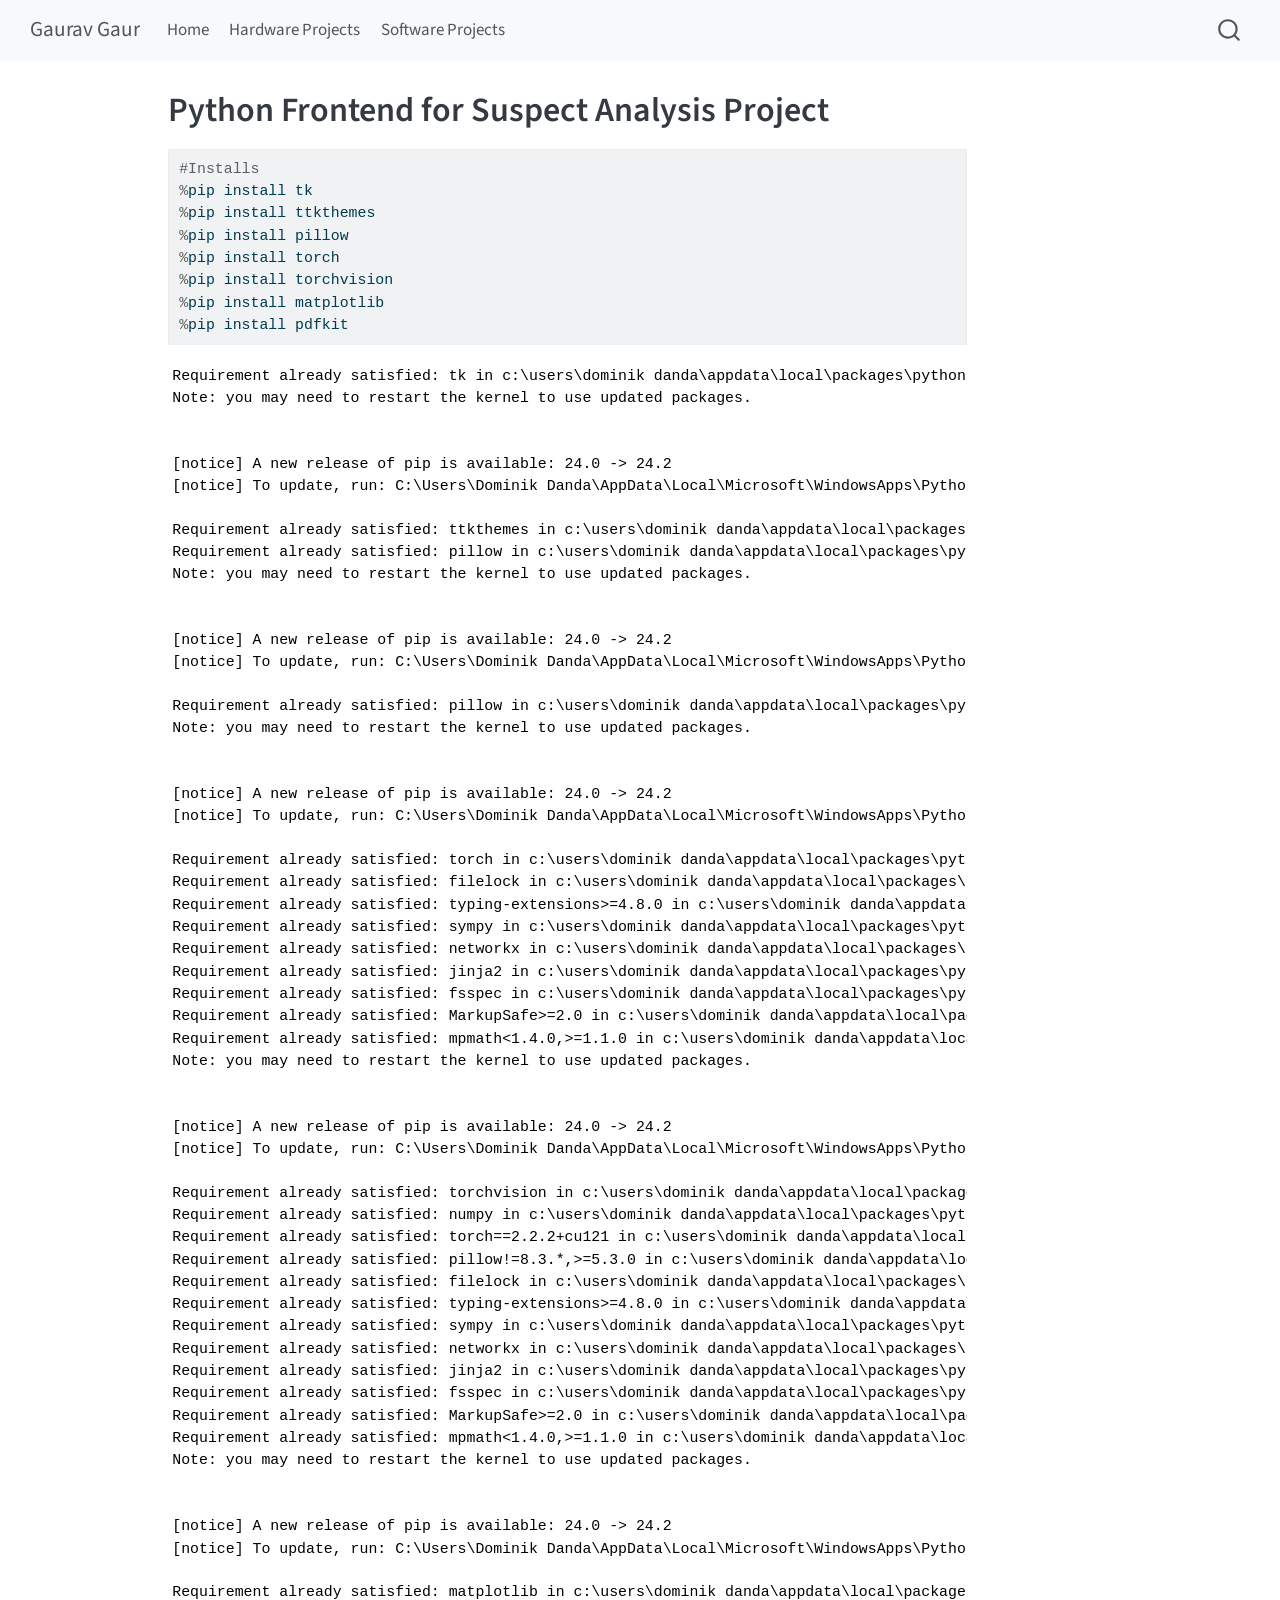
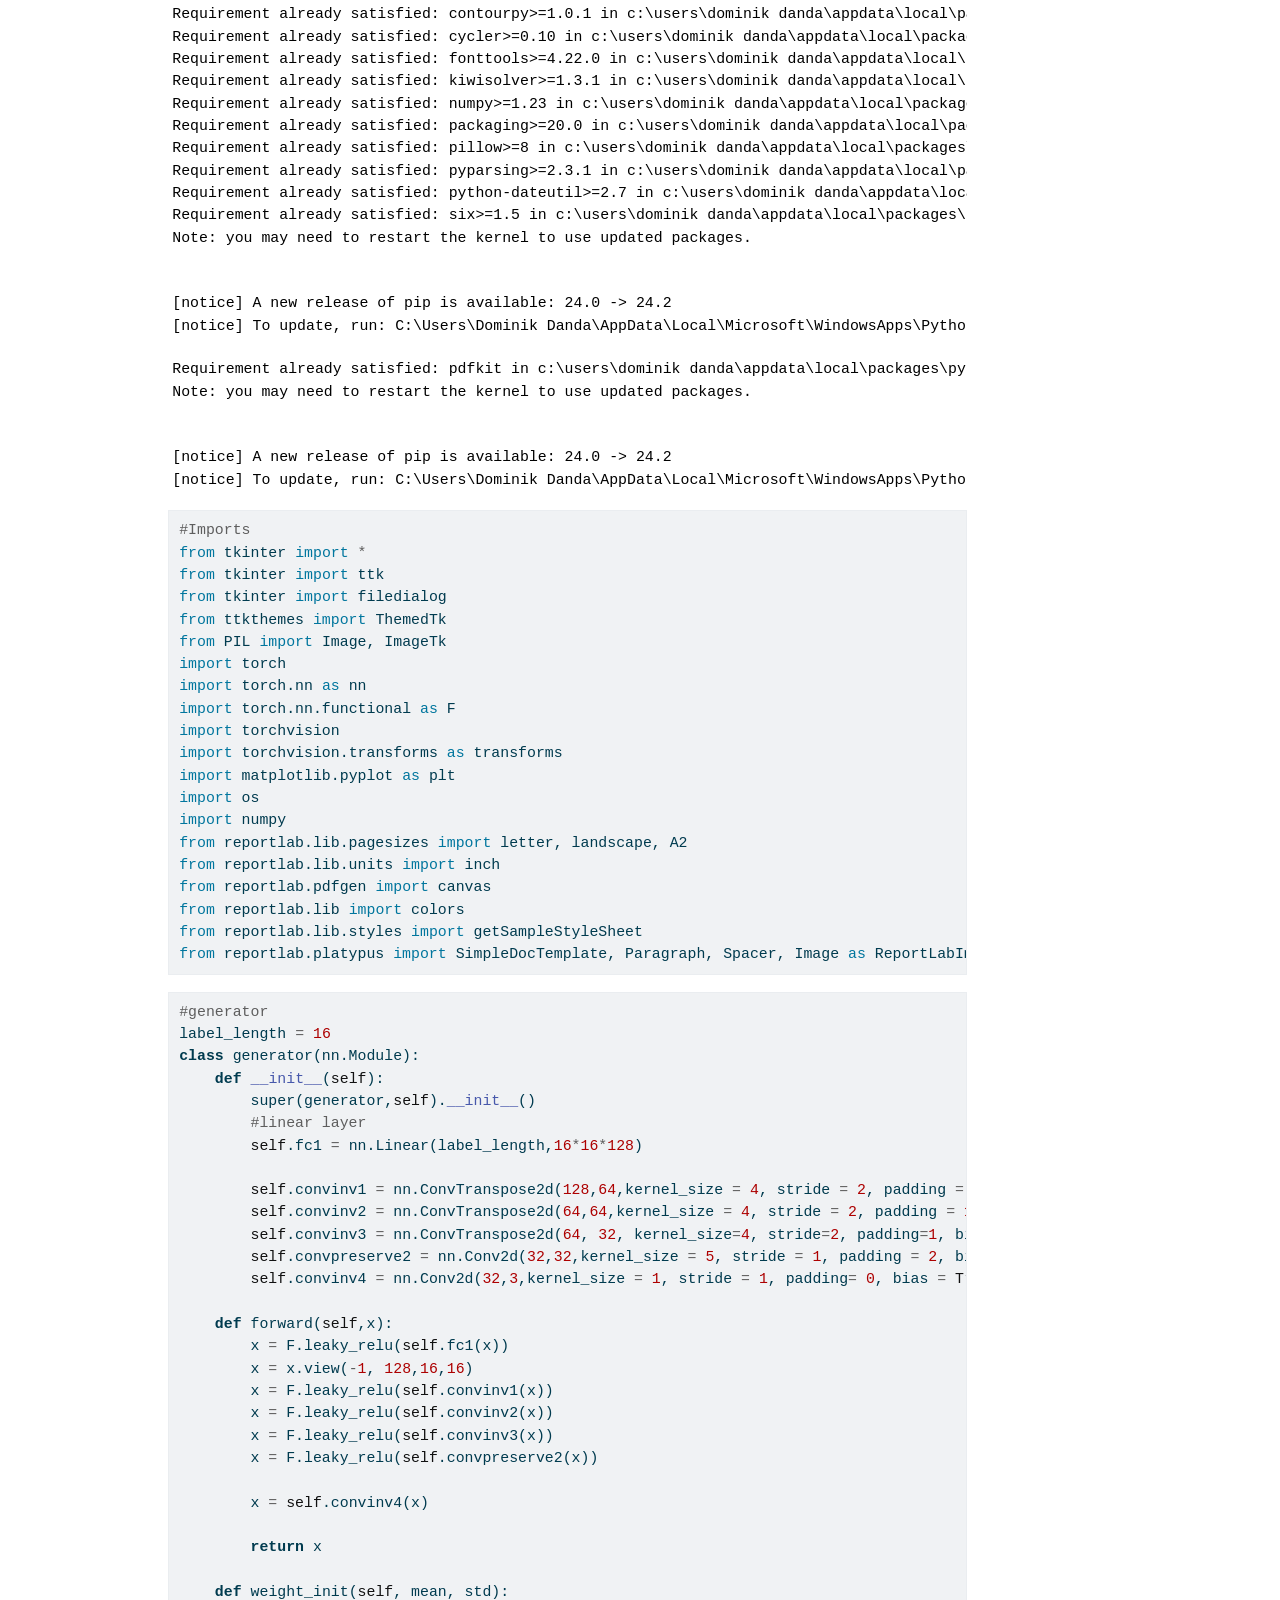
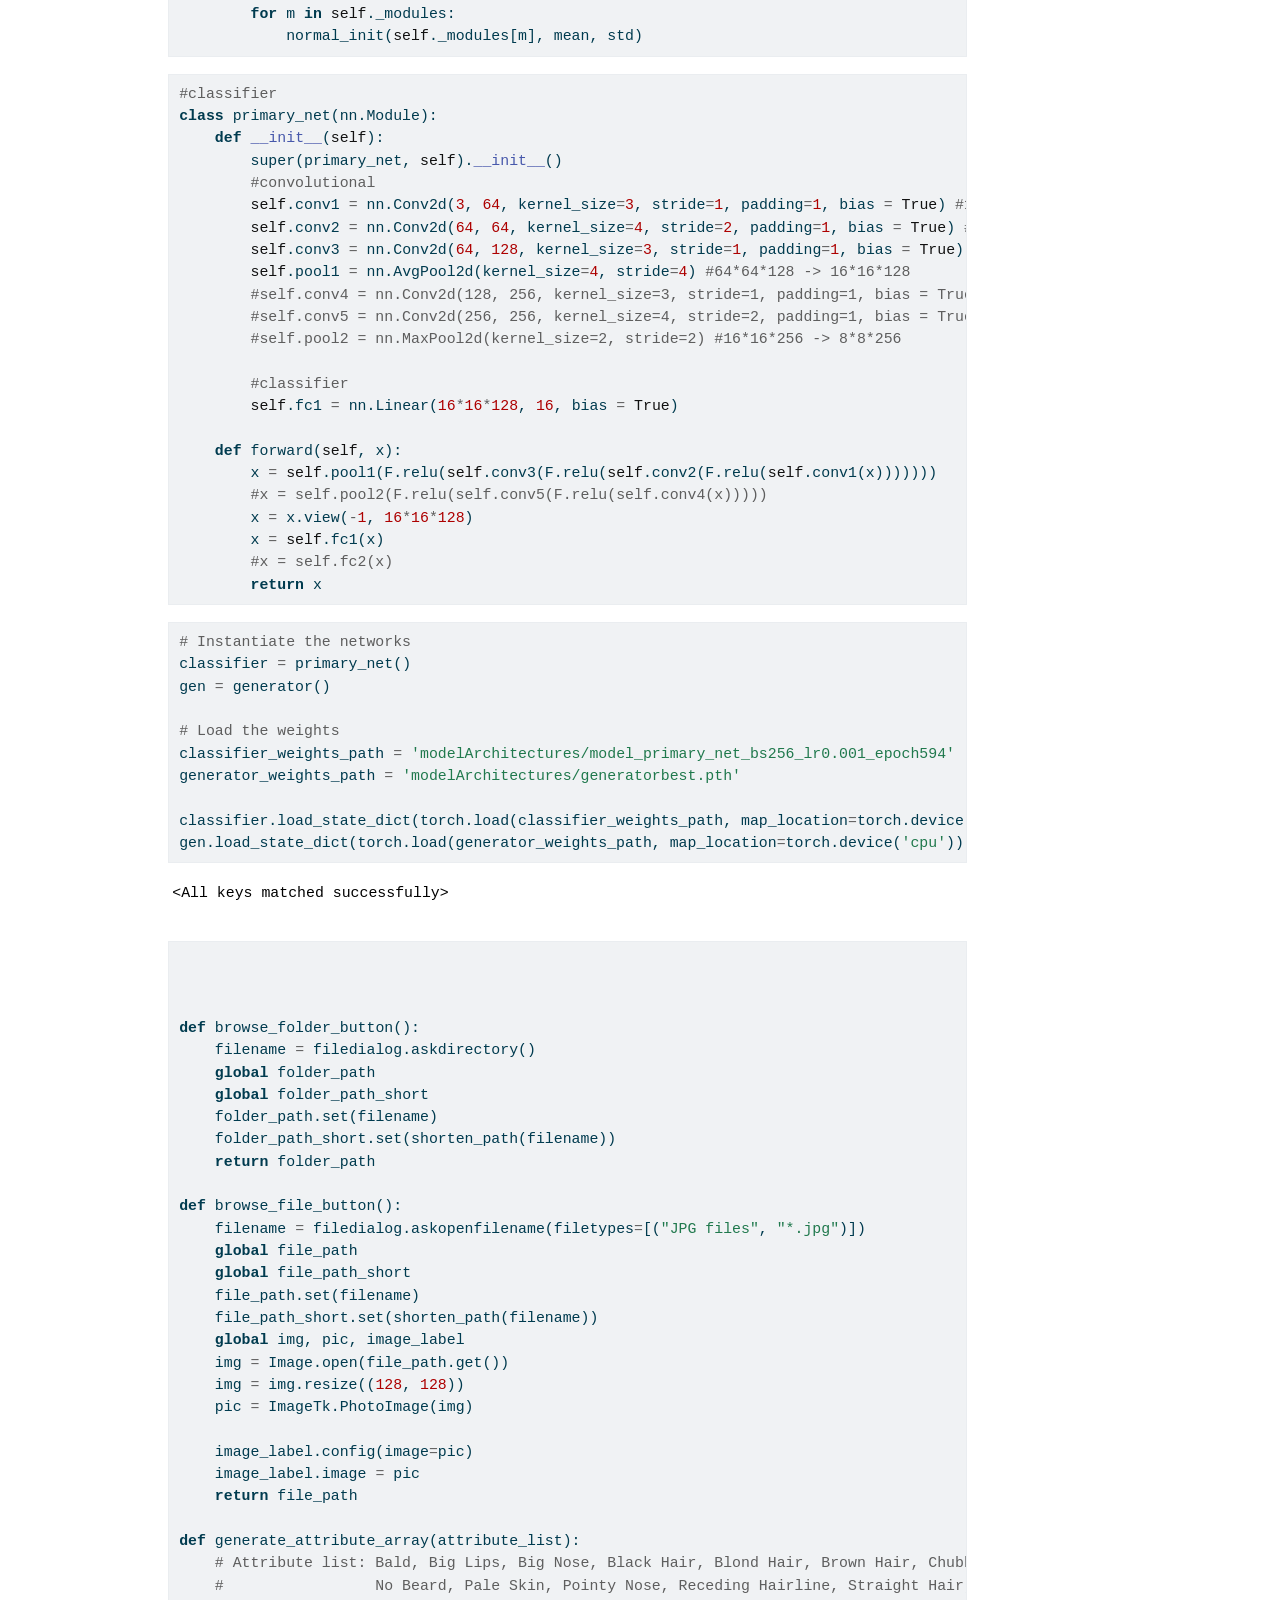
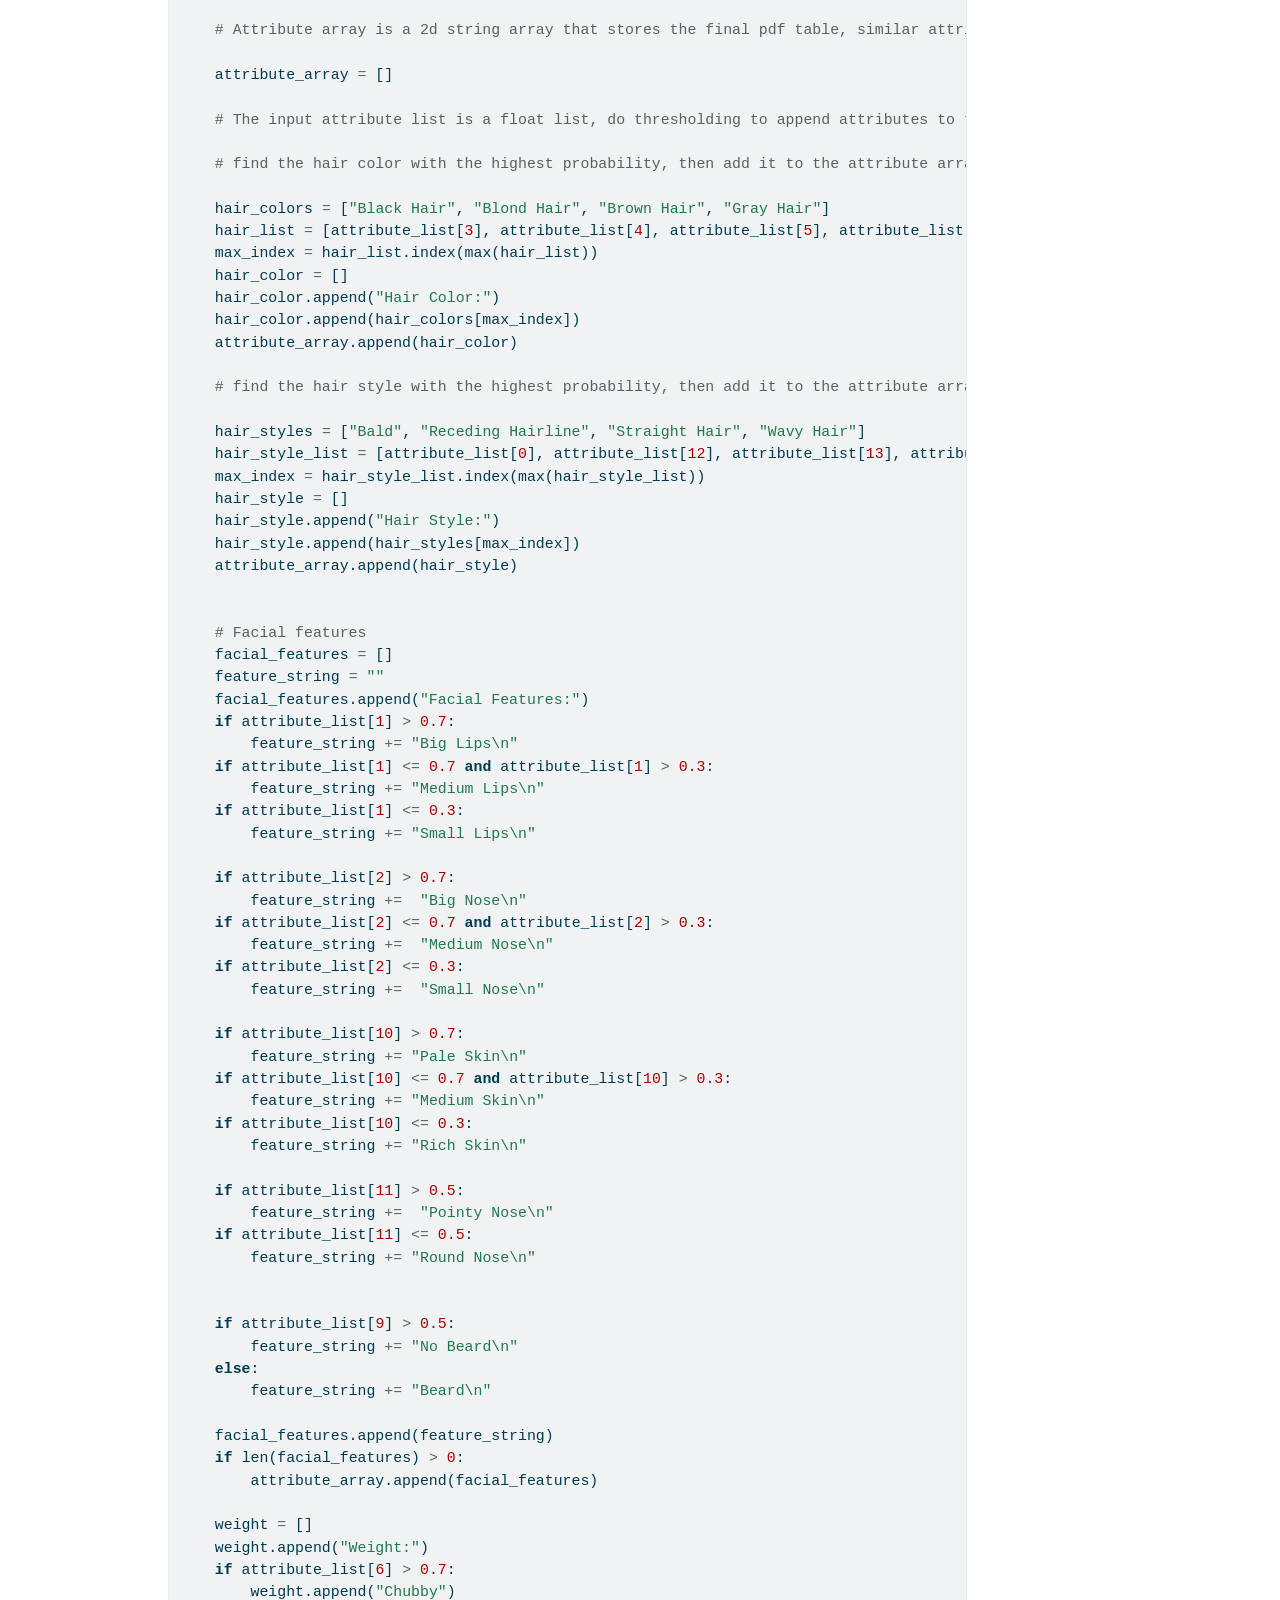
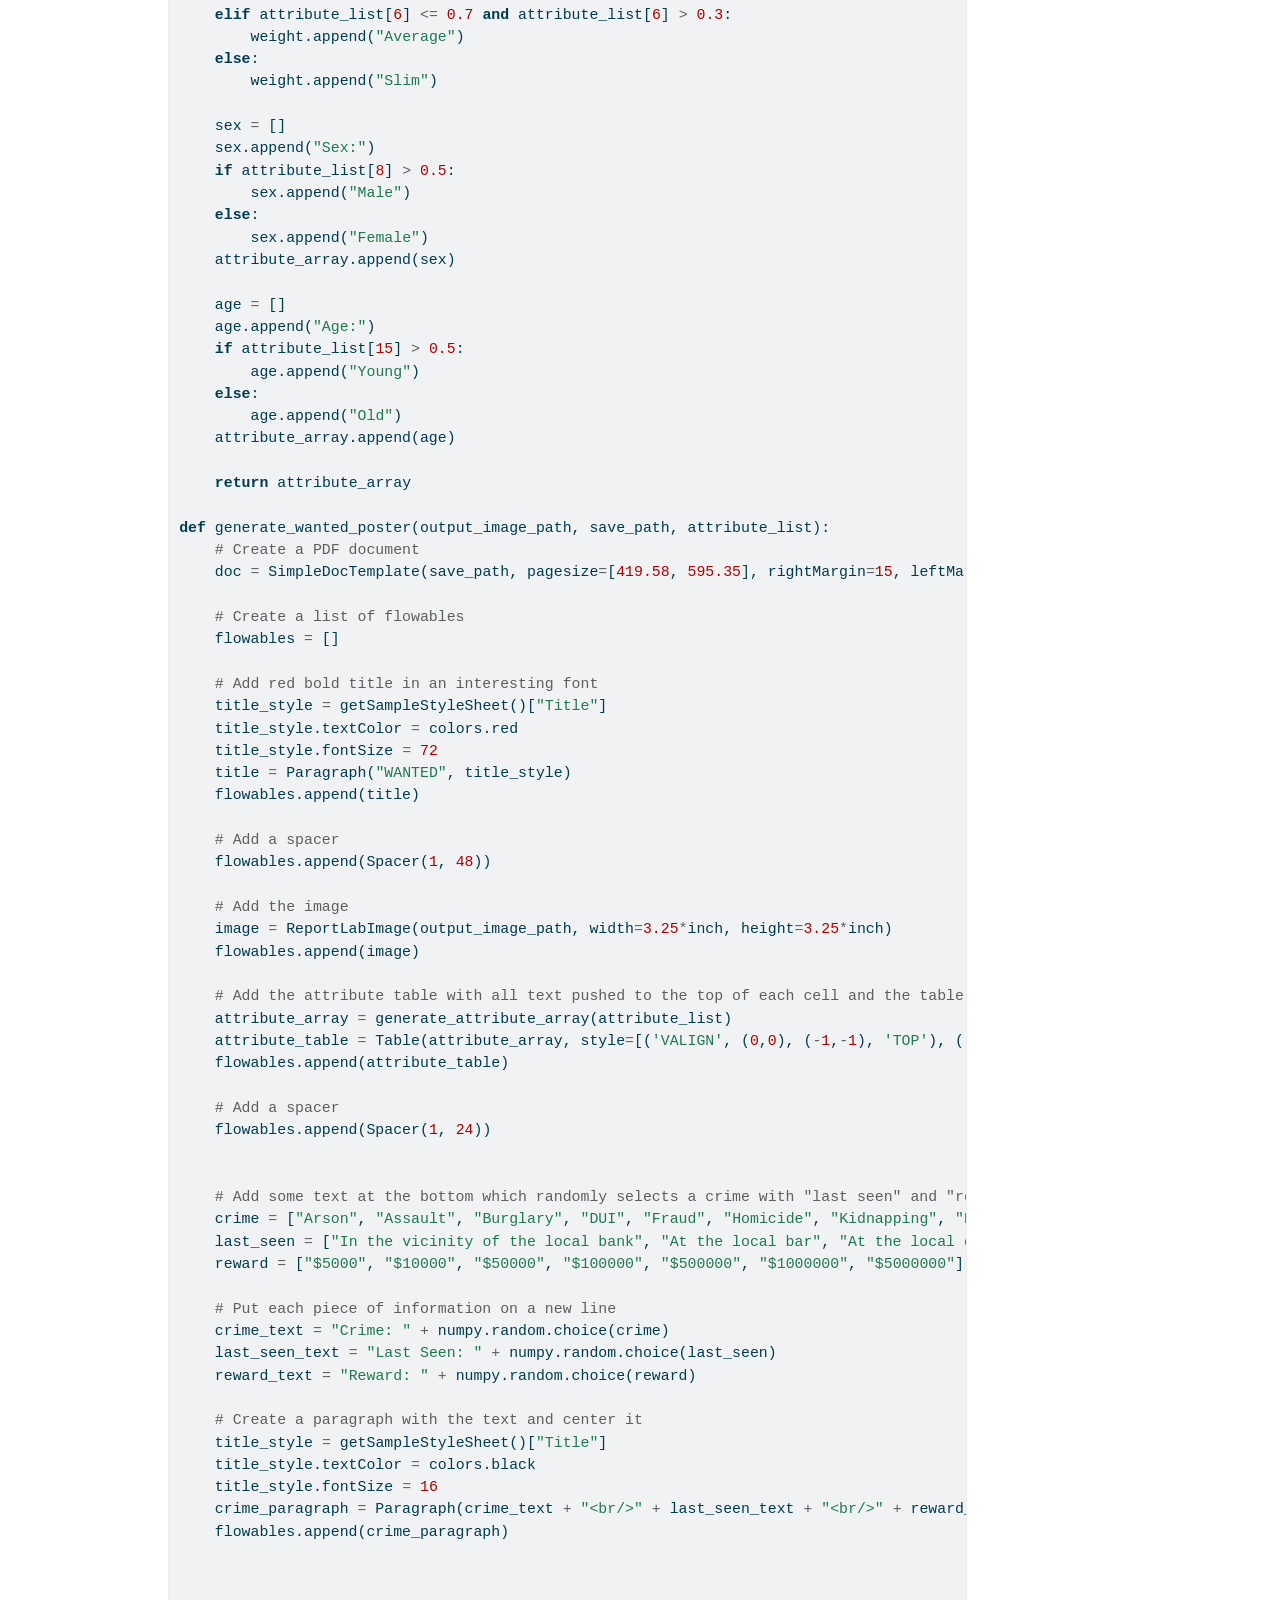
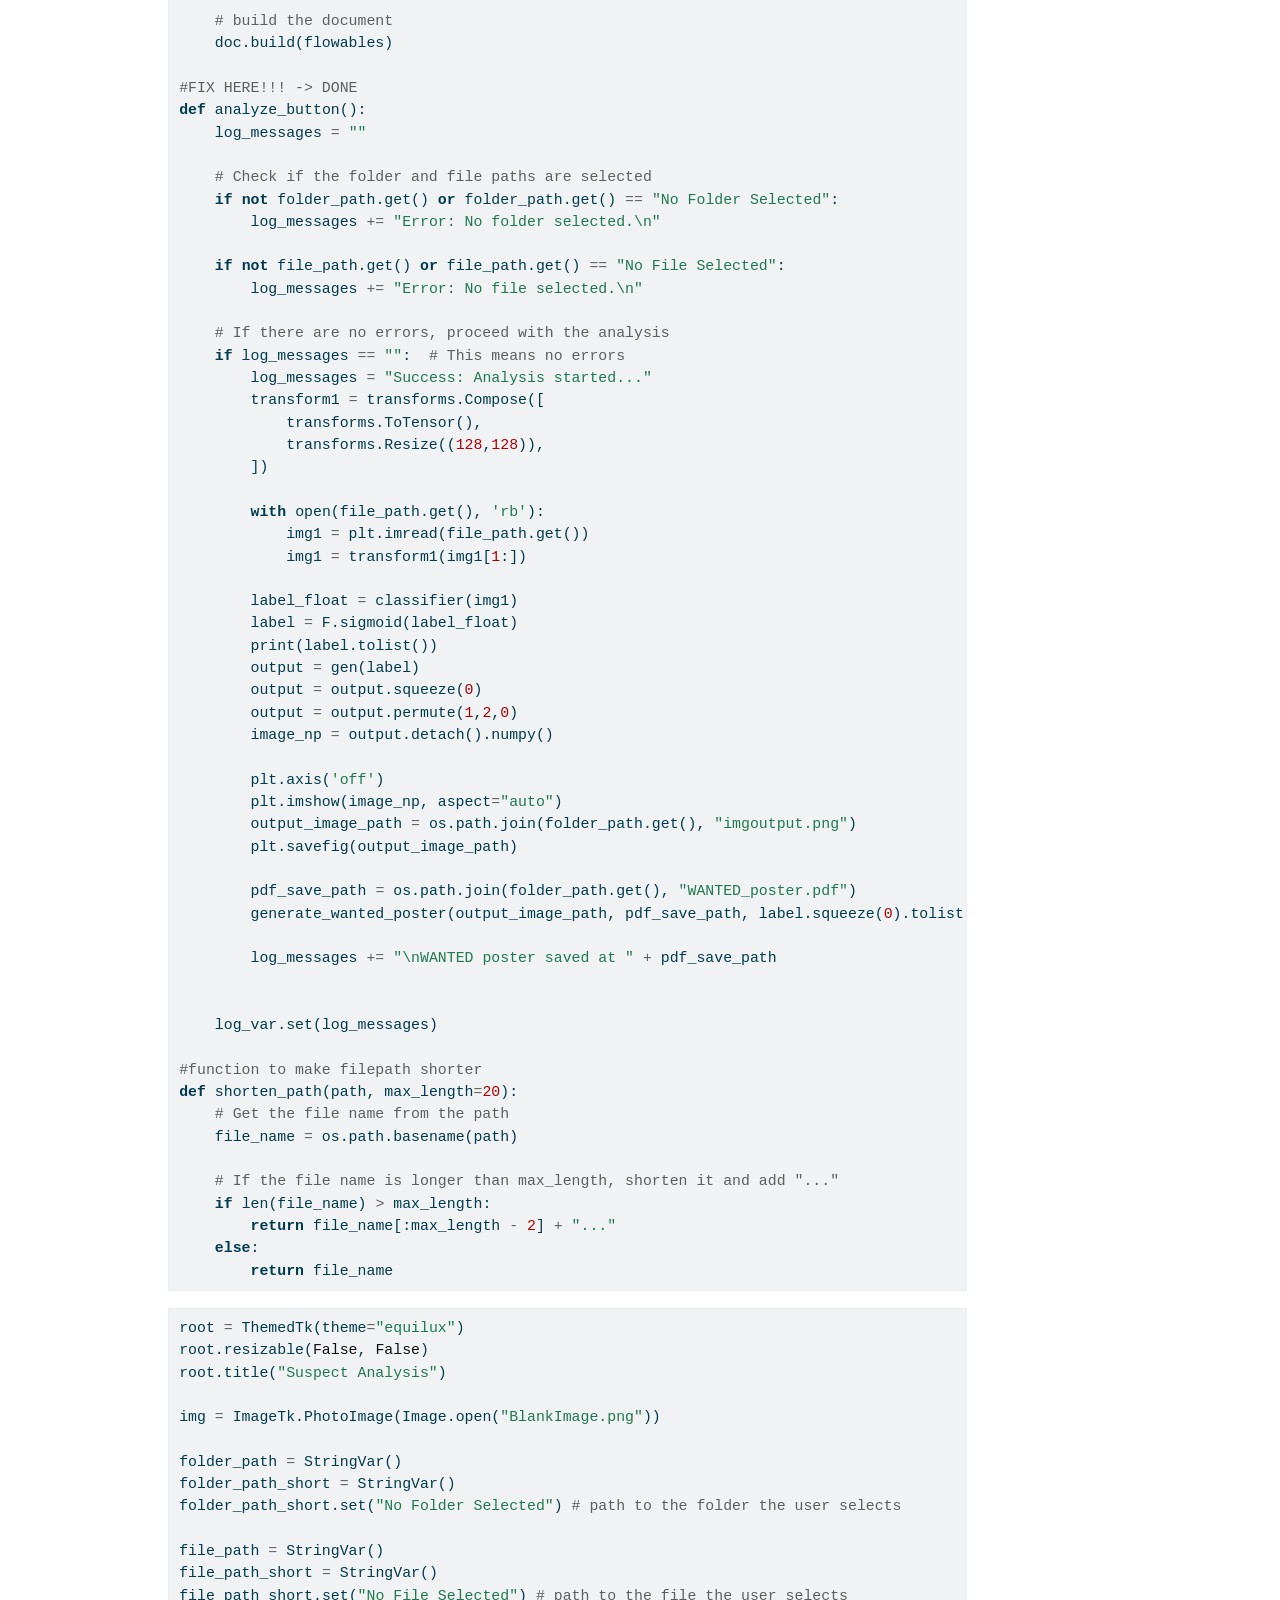
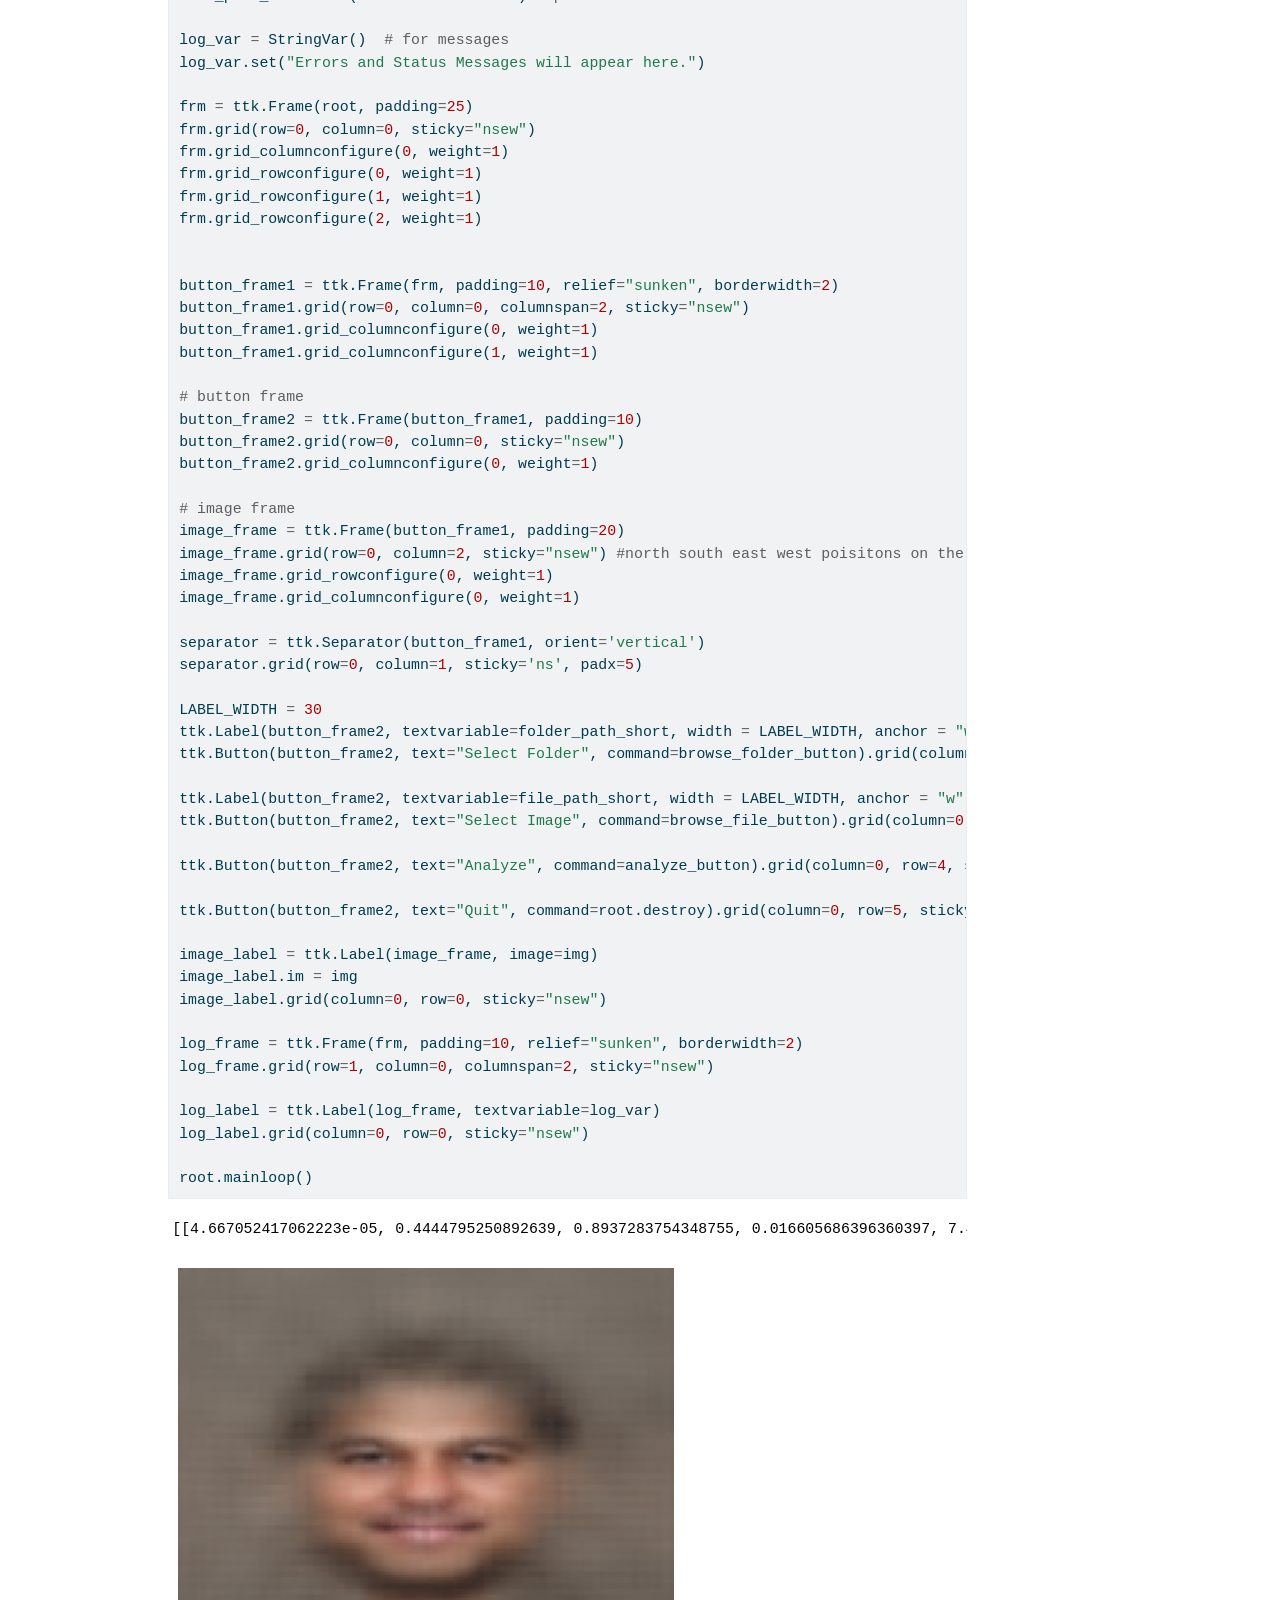
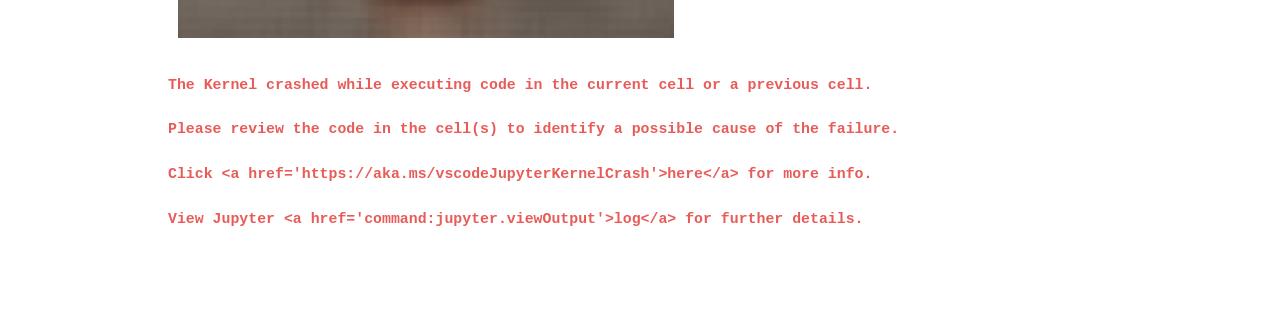
<file: Suspect Analysis Project-20241228T024040Z-001/Suspect Analysis Project/FrontEnd/SuspectAnalysis_WORKING.html>
<!DOCTYPE html>
<html xmlns="http://www.w3.org/1999/xhtml" lang="en" xml:lang="en"><head>

<meta charset="utf-8">
<meta name="generator" content="quarto-1.6.39">

<meta name="viewport" content="width=device-width, initial-scale=1.0, user-scalable=yes">


<title>Python Frontend for Suspect Analysis Project – Gaurav Gaur</title>
<style>
code{white-space: pre-wrap;}
span.smallcaps{font-variant: small-caps;}
div.columns{display: flex; gap: min(4vw, 1.5em);}
div.column{flex: auto; overflow-x: auto;}
div.hanging-indent{margin-left: 1.5em; text-indent: -1.5em;}
ul.task-list{list-style: none;}
ul.task-list li input[type="checkbox"] {
  width: 0.8em;
  margin: 0 0.8em 0.2em -1em; /* quarto-specific, see https://github.com/quarto-dev/quarto-cli/issues/4556 */ 
  vertical-align: middle;
}
/* CSS for syntax highlighting */
pre > code.sourceCode { white-space: pre; position: relative; }
pre > code.sourceCode > span { line-height: 1.25; }
pre > code.sourceCode > span:empty { height: 1.2em; }
.sourceCode { overflow: visible; }
code.sourceCode > span { color: inherit; text-decoration: inherit; }
div.sourceCode { margin: 1em 0; }
pre.sourceCode { margin: 0; }
@media screen {
div.sourceCode { overflow: auto; }
}
@media print {
pre > code.sourceCode { white-space: pre-wrap; }
pre > code.sourceCode > span { display: inline-block; text-indent: -5em; padding-left: 5em; }
}
pre.numberSource code
  { counter-reset: source-line 0; }
pre.numberSource code > span
  { position: relative; left: -4em; counter-increment: source-line; }
pre.numberSource code > span > a:first-child::before
  { content: counter(source-line);
    position: relative; left: -1em; text-align: right; vertical-align: baseline;
    border: none; display: inline-block;
    -webkit-touch-callout: none; -webkit-user-select: none;
    -khtml-user-select: none; -moz-user-select: none;
    -ms-user-select: none; user-select: none;
    padding: 0 4px; width: 4em;
  }
pre.numberSource { margin-left: 3em;  padding-left: 4px; }
div.sourceCode
  {   }
@media screen {
pre > code.sourceCode > span > a:first-child::before { text-decoration: underline; }
}
</style>


<script src="../../../site_libs/quarto-nav/quarto-nav.js"></script>
<script src="../../../site_libs/quarto-nav/headroom.min.js"></script>
<script src="../../../site_libs/clipboard/clipboard.min.js"></script>
<script src="../../../site_libs/quarto-search/autocomplete.umd.js"></script>
<script src="../../../site_libs/quarto-search/fuse.min.js"></script>
<script src="../../../site_libs/quarto-search/quarto-search.js"></script>
<meta name="quarto:offset" content="../../../">
<script src="../../../site_libs/quarto-html/quarto.js"></script>
<script src="../../../site_libs/quarto-html/popper.min.js"></script>
<script src="../../../site_libs/quarto-html/tippy.umd.min.js"></script>
<script src="../../../site_libs/quarto-html/anchor.min.js"></script>
<link href="../../../site_libs/quarto-html/tippy.css" rel="stylesheet">
<link href="../../../site_libs/quarto-html/quarto-syntax-highlighting-e26003cea8cd680ca0c55a263523d882.css" rel="stylesheet" id="quarto-text-highlighting-styles">
<script src="../../../site_libs/bootstrap/bootstrap.min.js"></script>
<link href="../../../site_libs/bootstrap/bootstrap-icons.css" rel="stylesheet">
<link href="../../../site_libs/bootstrap/bootstrap-efa7e98065a4cd6c620c8244014e517a.min.css" rel="stylesheet" append-hash="true" id="quarto-bootstrap" data-mode="light">
<script id="quarto-search-options" type="application/json">{
  "location": "navbar",
  "copy-button": false,
  "collapse-after": 3,
  "panel-placement": "end",
  "type": "overlay",
  "limit": 50,
  "keyboard-shortcut": [
    "f",
    "/",
    "s"
  ],
  "show-item-context": false,
  "language": {
    "search-no-results-text": "No results",
    "search-matching-documents-text": "matching documents",
    "search-copy-link-title": "Copy link to search",
    "search-hide-matches-text": "Hide additional matches",
    "search-more-match-text": "more match in this document",
    "search-more-matches-text": "more matches in this document",
    "search-clear-button-title": "Clear",
    "search-text-placeholder": "",
    "search-detached-cancel-button-title": "Cancel",
    "search-submit-button-title": "Submit",
    "search-label": "Search"
  }
}</script>


<link rel="stylesheet" href="../../../styles.css">
<meta property="og:title" content="Python Frontend for Suspect Analysis Project – Gaurav Gaur">
<meta property="og:image" content="https://1gaurg1.github.io/Suspect Analysis Project-20241228T024040Z-001/Suspect Analysis Project/FrontEnd/SuspectAnalysis_WORKING_files/figure-html/cell-8-output-2.png">
<meta property="og:site_name" content="Gaurav Gaur">
<meta property="og:image:height" content="389">
<meta property="og:image:width" content="515">
</head>

<body class="nav-fixed">

<div id="quarto-search-results"></div>
  <header id="quarto-header" class="headroom fixed-top">
    <nav class="navbar navbar-expand-lg " data-bs-theme="dark">
      <div class="navbar-container container-fluid">
      <div class="navbar-brand-container mx-auto">
    <a class="navbar-brand" href="../../../index.html">
    <span class="navbar-title">Gaurav Gaur</span>
    </a>
  </div>
            <div id="quarto-search" class="" title="Search"></div>
          <button class="navbar-toggler" type="button" data-bs-toggle="collapse" data-bs-target="#navbarCollapse" aria-controls="navbarCollapse" role="menu" aria-expanded="false" aria-label="Toggle navigation" onclick="if (window.quartoToggleHeadroom) { window.quartoToggleHeadroom(); }">
  <span class="navbar-toggler-icon"></span>
</button>
          <div class="collapse navbar-collapse" id="navbarCollapse">
            <ul class="navbar-nav navbar-nav-scroll me-auto">
  <li class="nav-item">
    <a class="nav-link" href="../../../index.html"> 
<span class="menu-text">Home</span></a>
  </li>  
  <li class="nav-item">
    <a class="nav-link" href="../../../hardware.html"> 
<span class="menu-text">Hardware Projects</span></a>
  </li>  
  <li class="nav-item">
    <a class="nav-link" href="../../../software.html"> 
<span class="menu-text">Software Projects</span></a>
  </li>  
</ul>
          </div> <!-- /navcollapse -->
            <div class="quarto-navbar-tools">
</div>
      </div> <!-- /container-fluid -->
    </nav>
</header>
<!-- content -->
<div id="quarto-content" class="quarto-container page-columns page-rows-contents page-layout-article page-navbar">
<!-- sidebar -->
<!-- margin-sidebar -->
    <div id="quarto-margin-sidebar" class="sidebar margin-sidebar zindex-bottom">
        
    </div>
<!-- main -->
<main class="content" id="quarto-document-content">

<header id="title-block-header" class="quarto-title-block default">
<div class="quarto-title">
<h1 class="title">Python Frontend for Suspect Analysis Project</h1>
</div>



<div class="quarto-title-meta">

    
  
    
  </div>
  


</header>


<div id="cell-2" class="cell" data-executioninfo="{&quot;elapsed&quot;:49986,&quot;status&quot;:&quot;ok&quot;,&quot;timestamp&quot;:1722722754784,&quot;user&quot;:{&quot;displayName&quot;:&quot;Eshaa Chenthuran&quot;,&quot;userId&quot;:&quot;05252659532000594039&quot;},&quot;user_tz&quot;:240}" data-outputid="403e0a0d-2555-4207-d2a5-a7b8b118e103" data-execution_count="2">
<div class="sourceCode cell-code" id="cb1"><pre class="sourceCode python code-with-copy"><code class="sourceCode python"><span id="cb1-1"><a href="#cb1-1" aria-hidden="true" tabindex="-1"></a><span class="co">#Installs</span></span>
<span id="cb1-2"><a href="#cb1-2" aria-hidden="true" tabindex="-1"></a><span class="op">%</span>pip install tk</span>
<span id="cb1-3"><a href="#cb1-3" aria-hidden="true" tabindex="-1"></a><span class="op">%</span>pip install ttkthemes</span>
<span id="cb1-4"><a href="#cb1-4" aria-hidden="true" tabindex="-1"></a><span class="op">%</span>pip install pillow</span>
<span id="cb1-5"><a href="#cb1-5" aria-hidden="true" tabindex="-1"></a><span class="op">%</span>pip install torch</span>
<span id="cb1-6"><a href="#cb1-6" aria-hidden="true" tabindex="-1"></a><span class="op">%</span>pip install torchvision</span>
<span id="cb1-7"><a href="#cb1-7" aria-hidden="true" tabindex="-1"></a><span class="op">%</span>pip install matplotlib</span>
<span id="cb1-8"><a href="#cb1-8" aria-hidden="true" tabindex="-1"></a><span class="op">%</span>pip install pdfkit</span></code><button title="Copy to Clipboard" class="code-copy-button"><i class="bi"></i></button></pre></div>
<div class="cell-output cell-output-stdout">
<pre><code>Requirement already satisfied: tk in c:\users\dominik danda\appdata\local\packages\pythonsoftwarefoundation.python.3.11_qbz5n2kfra8p0\localcache\local-packages\python311\site-packages (0.1.0)
Note: you may need to restart the kernel to use updated packages.</code></pre>
</div>
<div class="cell-output cell-output-stderr">
<pre><code>
[notice] A new release of pip is available: 24.0 -&gt; 24.2
[notice] To update, run: C:\Users\Dominik Danda\AppData\Local\Microsoft\WindowsApps\PythonSoftwareFoundation.Python.3.11_qbz5n2kfra8p0\python.exe -m pip install --upgrade pip</code></pre>
</div>
<div class="cell-output cell-output-stdout">
<pre><code>Requirement already satisfied: ttkthemes in c:\users\dominik danda\appdata\local\packages\pythonsoftwarefoundation.python.3.11_qbz5n2kfra8p0\localcache\local-packages\python311\site-packages (3.2.2)
Requirement already satisfied: pillow in c:\users\dominik danda\appdata\local\packages\pythonsoftwarefoundation.python.3.11_qbz5n2kfra8p0\localcache\local-packages\python311\site-packages (from ttkthemes) (10.4.0)
Note: you may need to restart the kernel to use updated packages.</code></pre>
</div>
<div class="cell-output cell-output-stderr">
<pre><code>
[notice] A new release of pip is available: 24.0 -&gt; 24.2
[notice] To update, run: C:\Users\Dominik Danda\AppData\Local\Microsoft\WindowsApps\PythonSoftwareFoundation.Python.3.11_qbz5n2kfra8p0\python.exe -m pip install --upgrade pip</code></pre>
</div>
<div class="cell-output cell-output-stdout">
<pre><code>Requirement already satisfied: pillow in c:\users\dominik danda\appdata\local\packages\pythonsoftwarefoundation.python.3.11_qbz5n2kfra8p0\localcache\local-packages\python311\site-packages (10.4.0)
Note: you may need to restart the kernel to use updated packages.</code></pre>
</div>
<div class="cell-output cell-output-stderr">
<pre><code>
[notice] A new release of pip is available: 24.0 -&gt; 24.2
[notice] To update, run: C:\Users\Dominik Danda\AppData\Local\Microsoft\WindowsApps\PythonSoftwareFoundation.Python.3.11_qbz5n2kfra8p0\python.exe -m pip install --upgrade pip</code></pre>
</div>
<div class="cell-output cell-output-stdout">
<pre><code>Requirement already satisfied: torch in c:\users\dominik danda\appdata\local\packages\pythonsoftwarefoundation.python.3.11_qbz5n2kfra8p0\localcache\local-packages\python311\site-packages (2.2.2+cu121)
Requirement already satisfied: filelock in c:\users\dominik danda\appdata\local\packages\pythonsoftwarefoundation.python.3.11_qbz5n2kfra8p0\localcache\local-packages\python311\site-packages (from torch) (3.15.4)
Requirement already satisfied: typing-extensions&gt;=4.8.0 in c:\users\dominik danda\appdata\local\packages\pythonsoftwarefoundation.python.3.11_qbz5n2kfra8p0\localcache\local-packages\python311\site-packages (from torch) (4.12.2)
Requirement already satisfied: sympy in c:\users\dominik danda\appdata\local\packages\pythonsoftwarefoundation.python.3.11_qbz5n2kfra8p0\localcache\local-packages\python311\site-packages (from torch) (1.12.1)
Requirement already satisfied: networkx in c:\users\dominik danda\appdata\local\packages\pythonsoftwarefoundation.python.3.11_qbz5n2kfra8p0\localcache\local-packages\python311\site-packages (from torch) (3.3)
Requirement already satisfied: jinja2 in c:\users\dominik danda\appdata\local\packages\pythonsoftwarefoundation.python.3.11_qbz5n2kfra8p0\localcache\local-packages\python311\site-packages (from torch) (3.1.4)
Requirement already satisfied: fsspec in c:\users\dominik danda\appdata\local\packages\pythonsoftwarefoundation.python.3.11_qbz5n2kfra8p0\localcache\local-packages\python311\site-packages (from torch) (2024.6.1)
Requirement already satisfied: MarkupSafe&gt;=2.0 in c:\users\dominik danda\appdata\local\packages\pythonsoftwarefoundation.python.3.11_qbz5n2kfra8p0\localcache\local-packages\python311\site-packages (from jinja2-&gt;torch) (2.1.5)
Requirement already satisfied: mpmath&lt;1.4.0,&gt;=1.1.0 in c:\users\dominik danda\appdata\local\packages\pythonsoftwarefoundation.python.3.11_qbz5n2kfra8p0\localcache\local-packages\python311\site-packages (from sympy-&gt;torch) (1.3.0)
Note: you may need to restart the kernel to use updated packages.</code></pre>
</div>
<div class="cell-output cell-output-stderr">
<pre><code>
[notice] A new release of pip is available: 24.0 -&gt; 24.2
[notice] To update, run: C:\Users\Dominik Danda\AppData\Local\Microsoft\WindowsApps\PythonSoftwareFoundation.Python.3.11_qbz5n2kfra8p0\python.exe -m pip install --upgrade pip</code></pre>
</div>
<div class="cell-output cell-output-stdout">
<pre><code>Requirement already satisfied: torchvision in c:\users\dominik danda\appdata\local\packages\pythonsoftwarefoundation.python.3.11_qbz5n2kfra8p0\localcache\local-packages\python311\site-packages (0.17.2+cu121)
Requirement already satisfied: numpy in c:\users\dominik danda\appdata\local\packages\pythonsoftwarefoundation.python.3.11_qbz5n2kfra8p0\localcache\local-packages\python311\site-packages (from torchvision) (1.26.4)
Requirement already satisfied: torch==2.2.2+cu121 in c:\users\dominik danda\appdata\local\packages\pythonsoftwarefoundation.python.3.11_qbz5n2kfra8p0\localcache\local-packages\python311\site-packages (from torchvision) (2.2.2+cu121)
Requirement already satisfied: pillow!=8.3.*,&gt;=5.3.0 in c:\users\dominik danda\appdata\local\packages\pythonsoftwarefoundation.python.3.11_qbz5n2kfra8p0\localcache\local-packages\python311\site-packages (from torchvision) (10.4.0)
Requirement already satisfied: filelock in c:\users\dominik danda\appdata\local\packages\pythonsoftwarefoundation.python.3.11_qbz5n2kfra8p0\localcache\local-packages\python311\site-packages (from torch==2.2.2+cu121-&gt;torchvision) (3.15.4)
Requirement already satisfied: typing-extensions&gt;=4.8.0 in c:\users\dominik danda\appdata\local\packages\pythonsoftwarefoundation.python.3.11_qbz5n2kfra8p0\localcache\local-packages\python311\site-packages (from torch==2.2.2+cu121-&gt;torchvision) (4.12.2)
Requirement already satisfied: sympy in c:\users\dominik danda\appdata\local\packages\pythonsoftwarefoundation.python.3.11_qbz5n2kfra8p0\localcache\local-packages\python311\site-packages (from torch==2.2.2+cu121-&gt;torchvision) (1.12.1)
Requirement already satisfied: networkx in c:\users\dominik danda\appdata\local\packages\pythonsoftwarefoundation.python.3.11_qbz5n2kfra8p0\localcache\local-packages\python311\site-packages (from torch==2.2.2+cu121-&gt;torchvision) (3.3)
Requirement already satisfied: jinja2 in c:\users\dominik danda\appdata\local\packages\pythonsoftwarefoundation.python.3.11_qbz5n2kfra8p0\localcache\local-packages\python311\site-packages (from torch==2.2.2+cu121-&gt;torchvision) (3.1.4)
Requirement already satisfied: fsspec in c:\users\dominik danda\appdata\local\packages\pythonsoftwarefoundation.python.3.11_qbz5n2kfra8p0\localcache\local-packages\python311\site-packages (from torch==2.2.2+cu121-&gt;torchvision) (2024.6.1)
Requirement already satisfied: MarkupSafe&gt;=2.0 in c:\users\dominik danda\appdata\local\packages\pythonsoftwarefoundation.python.3.11_qbz5n2kfra8p0\localcache\local-packages\python311\site-packages (from jinja2-&gt;torch==2.2.2+cu121-&gt;torchvision) (2.1.5)
Requirement already satisfied: mpmath&lt;1.4.0,&gt;=1.1.0 in c:\users\dominik danda\appdata\local\packages\pythonsoftwarefoundation.python.3.11_qbz5n2kfra8p0\localcache\local-packages\python311\site-packages (from sympy-&gt;torch==2.2.2+cu121-&gt;torchvision) (1.3.0)
Note: you may need to restart the kernel to use updated packages.</code></pre>
</div>
<div class="cell-output cell-output-stderr">
<pre><code>
[notice] A new release of pip is available: 24.0 -&gt; 24.2
[notice] To update, run: C:\Users\Dominik Danda\AppData\Local\Microsoft\WindowsApps\PythonSoftwareFoundation.Python.3.11_qbz5n2kfra8p0\python.exe -m pip install --upgrade pip</code></pre>
</div>
<div class="cell-output cell-output-stdout">
<pre><code>Requirement already satisfied: matplotlib in c:\users\dominik danda\appdata\local\packages\pythonsoftwarefoundation.python.3.11_qbz5n2kfra8p0\localcache\local-packages\python311\site-packages (3.9.0)
Requirement already satisfied: contourpy&gt;=1.0.1 in c:\users\dominik danda\appdata\local\packages\pythonsoftwarefoundation.python.3.11_qbz5n2kfra8p0\localcache\local-packages\python311\site-packages (from matplotlib) (1.2.1)
Requirement already satisfied: cycler&gt;=0.10 in c:\users\dominik danda\appdata\local\packages\pythonsoftwarefoundation.python.3.11_qbz5n2kfra8p0\localcache\local-packages\python311\site-packages (from matplotlib) (0.12.1)
Requirement already satisfied: fonttools&gt;=4.22.0 in c:\users\dominik danda\appdata\local\packages\pythonsoftwarefoundation.python.3.11_qbz5n2kfra8p0\localcache\local-packages\python311\site-packages (from matplotlib) (4.53.0)
Requirement already satisfied: kiwisolver&gt;=1.3.1 in c:\users\dominik danda\appdata\local\packages\pythonsoftwarefoundation.python.3.11_qbz5n2kfra8p0\localcache\local-packages\python311\site-packages (from matplotlib) (1.4.5)
Requirement already satisfied: numpy&gt;=1.23 in c:\users\dominik danda\appdata\local\packages\pythonsoftwarefoundation.python.3.11_qbz5n2kfra8p0\localcache\local-packages\python311\site-packages (from matplotlib) (1.26.4)
Requirement already satisfied: packaging&gt;=20.0 in c:\users\dominik danda\appdata\local\packages\pythonsoftwarefoundation.python.3.11_qbz5n2kfra8p0\localcache\local-packages\python311\site-packages (from matplotlib) (24.1)
Requirement already satisfied: pillow&gt;=8 in c:\users\dominik danda\appdata\local\packages\pythonsoftwarefoundation.python.3.11_qbz5n2kfra8p0\localcache\local-packages\python311\site-packages (from matplotlib) (10.4.0)
Requirement already satisfied: pyparsing&gt;=2.3.1 in c:\users\dominik danda\appdata\local\packages\pythonsoftwarefoundation.python.3.11_qbz5n2kfra8p0\localcache\local-packages\python311\site-packages (from matplotlib) (3.1.2)
Requirement already satisfied: python-dateutil&gt;=2.7 in c:\users\dominik danda\appdata\local\packages\pythonsoftwarefoundation.python.3.11_qbz5n2kfra8p0\localcache\local-packages\python311\site-packages (from matplotlib) (2.9.0.post0)
Requirement already satisfied: six&gt;=1.5 in c:\users\dominik danda\appdata\local\packages\pythonsoftwarefoundation.python.3.11_qbz5n2kfra8p0\localcache\local-packages\python311\site-packages (from python-dateutil&gt;=2.7-&gt;matplotlib) (1.16.0)
Note: you may need to restart the kernel to use updated packages.</code></pre>
</div>
<div class="cell-output cell-output-stderr">
<pre><code>
[notice] A new release of pip is available: 24.0 -&gt; 24.2
[notice] To update, run: C:\Users\Dominik Danda\AppData\Local\Microsoft\WindowsApps\PythonSoftwareFoundation.Python.3.11_qbz5n2kfra8p0\python.exe -m pip install --upgrade pip</code></pre>
</div>
<div class="cell-output cell-output-stdout">
<pre><code>Requirement already satisfied: pdfkit in c:\users\dominik danda\appdata\local\packages\pythonsoftwarefoundation.python.3.11_qbz5n2kfra8p0\localcache\local-packages\python311\site-packages (1.0.0)
Note: you may need to restart the kernel to use updated packages.</code></pre>
</div>
<div class="cell-output cell-output-stderr">
<pre><code>
[notice] A new release of pip is available: 24.0 -&gt; 24.2
[notice] To update, run: C:\Users\Dominik Danda\AppData\Local\Microsoft\WindowsApps\PythonSoftwareFoundation.Python.3.11_qbz5n2kfra8p0\python.exe -m pip install --upgrade pip</code></pre>
</div>
</div>
<div id="cell-3" class="cell" data-executioninfo="{&quot;elapsed&quot;:23,&quot;status&quot;:&quot;ok&quot;,&quot;timestamp&quot;:1722722754784,&quot;user&quot;:{&quot;displayName&quot;:&quot;Eshaa Chenthuran&quot;,&quot;userId&quot;:&quot;05252659532000594039&quot;},&quot;user_tz&quot;:240}" data-execution_count="3">
<div class="sourceCode cell-code" id="cb16"><pre class="sourceCode python code-with-copy"><code class="sourceCode python"><span id="cb16-1"><a href="#cb16-1" aria-hidden="true" tabindex="-1"></a><span class="co">#Imports</span></span>
<span id="cb16-2"><a href="#cb16-2" aria-hidden="true" tabindex="-1"></a><span class="im">from</span> tkinter <span class="im">import</span> <span class="op">*</span></span>
<span id="cb16-3"><a href="#cb16-3" aria-hidden="true" tabindex="-1"></a><span class="im">from</span> tkinter <span class="im">import</span> ttk</span>
<span id="cb16-4"><a href="#cb16-4" aria-hidden="true" tabindex="-1"></a><span class="im">from</span> tkinter <span class="im">import</span> filedialog</span>
<span id="cb16-5"><a href="#cb16-5" aria-hidden="true" tabindex="-1"></a><span class="im">from</span> ttkthemes <span class="im">import</span> ThemedTk</span>
<span id="cb16-6"><a href="#cb16-6" aria-hidden="true" tabindex="-1"></a><span class="im">from</span> PIL <span class="im">import</span> Image, ImageTk</span>
<span id="cb16-7"><a href="#cb16-7" aria-hidden="true" tabindex="-1"></a><span class="im">import</span> torch</span>
<span id="cb16-8"><a href="#cb16-8" aria-hidden="true" tabindex="-1"></a><span class="im">import</span> torch.nn <span class="im">as</span> nn</span>
<span id="cb16-9"><a href="#cb16-9" aria-hidden="true" tabindex="-1"></a><span class="im">import</span> torch.nn.functional <span class="im">as</span> F</span>
<span id="cb16-10"><a href="#cb16-10" aria-hidden="true" tabindex="-1"></a><span class="im">import</span> torchvision</span>
<span id="cb16-11"><a href="#cb16-11" aria-hidden="true" tabindex="-1"></a><span class="im">import</span> torchvision.transforms <span class="im">as</span> transforms</span>
<span id="cb16-12"><a href="#cb16-12" aria-hidden="true" tabindex="-1"></a><span class="im">import</span> matplotlib.pyplot <span class="im">as</span> plt</span>
<span id="cb16-13"><a href="#cb16-13" aria-hidden="true" tabindex="-1"></a><span class="im">import</span> os</span>
<span id="cb16-14"><a href="#cb16-14" aria-hidden="true" tabindex="-1"></a><span class="im">import</span> numpy</span>
<span id="cb16-15"><a href="#cb16-15" aria-hidden="true" tabindex="-1"></a><span class="im">from</span> reportlab.lib.pagesizes <span class="im">import</span> letter, landscape, A2</span>
<span id="cb16-16"><a href="#cb16-16" aria-hidden="true" tabindex="-1"></a><span class="im">from</span> reportlab.lib.units <span class="im">import</span> inch</span>
<span id="cb16-17"><a href="#cb16-17" aria-hidden="true" tabindex="-1"></a><span class="im">from</span> reportlab.pdfgen <span class="im">import</span> canvas</span>
<span id="cb16-18"><a href="#cb16-18" aria-hidden="true" tabindex="-1"></a><span class="im">from</span> reportlab.lib <span class="im">import</span> colors</span>
<span id="cb16-19"><a href="#cb16-19" aria-hidden="true" tabindex="-1"></a><span class="im">from</span> reportlab.lib.styles <span class="im">import</span> getSampleStyleSheet</span>
<span id="cb16-20"><a href="#cb16-20" aria-hidden="true" tabindex="-1"></a><span class="im">from</span> reportlab.platypus <span class="im">import</span> SimpleDocTemplate, Paragraph, Spacer, Image <span class="im">as</span> ReportLabImage, Table, Frame, Flowable, BaseDocTemplate, PageTemplate, FrameBreak</span></code><button title="Copy to Clipboard" class="code-copy-button"><i class="bi"></i></button></pre></div>
</div>
<div id="cell-4" class="cell" data-execution_count="4">
<div class="sourceCode cell-code" id="cb17"><pre class="sourceCode python code-with-copy"><code class="sourceCode python"><span id="cb17-1"><a href="#cb17-1" aria-hidden="true" tabindex="-1"></a><span class="co">#generator</span></span>
<span id="cb17-2"><a href="#cb17-2" aria-hidden="true" tabindex="-1"></a>label_length <span class="op">=</span> <span class="dv">16</span></span>
<span id="cb17-3"><a href="#cb17-3" aria-hidden="true" tabindex="-1"></a><span class="kw">class</span> generator(nn.Module): </span>
<span id="cb17-4"><a href="#cb17-4" aria-hidden="true" tabindex="-1"></a>    <span class="kw">def</span> <span class="fu">__init__</span>(<span class="va">self</span>):</span>
<span id="cb17-5"><a href="#cb17-5" aria-hidden="true" tabindex="-1"></a>        <span class="bu">super</span>(generator,<span class="va">self</span>).<span class="fu">__init__</span>()</span>
<span id="cb17-6"><a href="#cb17-6" aria-hidden="true" tabindex="-1"></a>        <span class="co">#linear layer</span></span>
<span id="cb17-7"><a href="#cb17-7" aria-hidden="true" tabindex="-1"></a>        <span class="va">self</span>.fc1 <span class="op">=</span> nn.Linear(label_length,<span class="dv">16</span><span class="op">*</span><span class="dv">16</span><span class="op">*</span><span class="dv">128</span>)</span>
<span id="cb17-8"><a href="#cb17-8" aria-hidden="true" tabindex="-1"></a>        </span>
<span id="cb17-9"><a href="#cb17-9" aria-hidden="true" tabindex="-1"></a>        <span class="va">self</span>.convinv1 <span class="op">=</span> nn.ConvTranspose2d(<span class="dv">128</span>,<span class="dv">64</span>,kernel_size <span class="op">=</span> <span class="dv">4</span>, stride <span class="op">=</span> <span class="dv">2</span>, padding <span class="op">=</span> <span class="dv">1</span>, bias <span class="op">=</span> <span class="va">True</span>) <span class="co">#128*16*16 -&gt; 64*32*32</span></span>
<span id="cb17-10"><a href="#cb17-10" aria-hidden="true" tabindex="-1"></a>        <span class="va">self</span>.convinv2 <span class="op">=</span> nn.ConvTranspose2d(<span class="dv">64</span>,<span class="dv">64</span>,kernel_size <span class="op">=</span> <span class="dv">4</span>, stride <span class="op">=</span> <span class="dv">2</span>, padding <span class="op">=</span> <span class="dv">1</span>, bias <span class="op">=</span> <span class="va">True</span>) <span class="co">#64*32*32 -&gt; 64*64*64</span></span>
<span id="cb17-11"><a href="#cb17-11" aria-hidden="true" tabindex="-1"></a>        <span class="va">self</span>.convinv3 <span class="op">=</span> nn.ConvTranspose2d(<span class="dv">64</span>, <span class="dv">32</span>, kernel_size<span class="op">=</span><span class="dv">4</span>, stride<span class="op">=</span><span class="dv">2</span>, padding<span class="op">=</span><span class="dv">1</span>, bias <span class="op">=</span> <span class="va">True</span>) <span class="co">#64*64*64 -&gt; 128*128*32</span></span>
<span id="cb17-12"><a href="#cb17-12" aria-hidden="true" tabindex="-1"></a>        <span class="va">self</span>.convpreserve2 <span class="op">=</span> nn.Conv2d(<span class="dv">32</span>,<span class="dv">32</span>,kernel_size <span class="op">=</span> <span class="dv">5</span>, stride <span class="op">=</span> <span class="dv">1</span>, padding <span class="op">=</span> <span class="dv">2</span>, bias <span class="op">=</span> <span class="va">True</span>) <span class="co">#128*128*32 -&gt; 128*128*32</span></span>
<span id="cb17-13"><a href="#cb17-13" aria-hidden="true" tabindex="-1"></a>        <span class="va">self</span>.convinv4 <span class="op">=</span> nn.Conv2d(<span class="dv">32</span>,<span class="dv">3</span>,kernel_size <span class="op">=</span> <span class="dv">1</span>, stride <span class="op">=</span> <span class="dv">1</span>, padding<span class="op">=</span> <span class="dv">0</span>, bias <span class="op">=</span> <span class="va">True</span>) <span class="co">#128*128*64 -&gt; 128*128*3</span></span>
<span id="cb17-14"><a href="#cb17-14" aria-hidden="true" tabindex="-1"></a>    </span>
<span id="cb17-15"><a href="#cb17-15" aria-hidden="true" tabindex="-1"></a>    <span class="kw">def</span> forward(<span class="va">self</span>,x):</span>
<span id="cb17-16"><a href="#cb17-16" aria-hidden="true" tabindex="-1"></a>        x <span class="op">=</span> F.leaky_relu(<span class="va">self</span>.fc1(x))</span>
<span id="cb17-17"><a href="#cb17-17" aria-hidden="true" tabindex="-1"></a>        x <span class="op">=</span> x.view(<span class="op">-</span><span class="dv">1</span>, <span class="dv">128</span>,<span class="dv">16</span>,<span class="dv">16</span>)</span>
<span id="cb17-18"><a href="#cb17-18" aria-hidden="true" tabindex="-1"></a>        x <span class="op">=</span> F.leaky_relu(<span class="va">self</span>.convinv1(x))</span>
<span id="cb17-19"><a href="#cb17-19" aria-hidden="true" tabindex="-1"></a>        x <span class="op">=</span> F.leaky_relu(<span class="va">self</span>.convinv2(x))</span>
<span id="cb17-20"><a href="#cb17-20" aria-hidden="true" tabindex="-1"></a>        x <span class="op">=</span> F.leaky_relu(<span class="va">self</span>.convinv3(x))</span>
<span id="cb17-21"><a href="#cb17-21" aria-hidden="true" tabindex="-1"></a>        x <span class="op">=</span> F.leaky_relu(<span class="va">self</span>.convpreserve2(x))</span>
<span id="cb17-22"><a href="#cb17-22" aria-hidden="true" tabindex="-1"></a>        </span>
<span id="cb17-23"><a href="#cb17-23" aria-hidden="true" tabindex="-1"></a>        x <span class="op">=</span> <span class="va">self</span>.convinv4(x)</span>
<span id="cb17-24"><a href="#cb17-24" aria-hidden="true" tabindex="-1"></a>        </span>
<span id="cb17-25"><a href="#cb17-25" aria-hidden="true" tabindex="-1"></a>        <span class="cf">return</span> x</span>
<span id="cb17-26"><a href="#cb17-26" aria-hidden="true" tabindex="-1"></a>    </span>
<span id="cb17-27"><a href="#cb17-27" aria-hidden="true" tabindex="-1"></a>    <span class="kw">def</span> weight_init(<span class="va">self</span>, mean, std):</span>
<span id="cb17-28"><a href="#cb17-28" aria-hidden="true" tabindex="-1"></a>        <span class="cf">for</span> m <span class="kw">in</span> <span class="va">self</span>._modules:</span>
<span id="cb17-29"><a href="#cb17-29" aria-hidden="true" tabindex="-1"></a>            normal_init(<span class="va">self</span>._modules[m], mean, std)</span></code><button title="Copy to Clipboard" class="code-copy-button"><i class="bi"></i></button></pre></div>
</div>
<div id="cell-5" class="cell" data-execution_count="5">
<div class="sourceCode cell-code" id="cb18"><pre class="sourceCode python code-with-copy"><code class="sourceCode python"><span id="cb18-1"><a href="#cb18-1" aria-hidden="true" tabindex="-1"></a><span class="co">#classifier</span></span>
<span id="cb18-2"><a href="#cb18-2" aria-hidden="true" tabindex="-1"></a><span class="kw">class</span> primary_net(nn.Module):</span>
<span id="cb18-3"><a href="#cb18-3" aria-hidden="true" tabindex="-1"></a>    <span class="kw">def</span> <span class="fu">__init__</span>(<span class="va">self</span>):</span>
<span id="cb18-4"><a href="#cb18-4" aria-hidden="true" tabindex="-1"></a>        <span class="bu">super</span>(primary_net, <span class="va">self</span>).<span class="fu">__init__</span>()</span>
<span id="cb18-5"><a href="#cb18-5" aria-hidden="true" tabindex="-1"></a>        <span class="co">#convolutional</span></span>
<span id="cb18-6"><a href="#cb18-6" aria-hidden="true" tabindex="-1"></a>        <span class="va">self</span>.conv1 <span class="op">=</span> nn.Conv2d(<span class="dv">3</span>, <span class="dv">64</span>, kernel_size<span class="op">=</span><span class="dv">3</span>, stride<span class="op">=</span><span class="dv">1</span>, padding<span class="op">=</span><span class="dv">1</span>, bias <span class="op">=</span> <span class="va">True</span>) <span class="co">#128*128*3 -&gt; 128*128*64</span></span>
<span id="cb18-7"><a href="#cb18-7" aria-hidden="true" tabindex="-1"></a>        <span class="va">self</span>.conv2 <span class="op">=</span> nn.Conv2d(<span class="dv">64</span>, <span class="dv">64</span>, kernel_size<span class="op">=</span><span class="dv">4</span>, stride<span class="op">=</span><span class="dv">2</span>, padding<span class="op">=</span><span class="dv">1</span>, bias <span class="op">=</span> <span class="va">True</span>) <span class="co">#128*128*64 -&gt; 64*64*64</span></span>
<span id="cb18-8"><a href="#cb18-8" aria-hidden="true" tabindex="-1"></a>        <span class="va">self</span>.conv3 <span class="op">=</span> nn.Conv2d(<span class="dv">64</span>, <span class="dv">128</span>, kernel_size<span class="op">=</span><span class="dv">3</span>, stride<span class="op">=</span><span class="dv">1</span>, padding<span class="op">=</span><span class="dv">1</span>, bias <span class="op">=</span> <span class="va">True</span>) <span class="co">#64*64*64 -&gt; 64*64*128</span></span>
<span id="cb18-9"><a href="#cb18-9" aria-hidden="true" tabindex="-1"></a>        <span class="va">self</span>.pool1 <span class="op">=</span> nn.AvgPool2d(kernel_size<span class="op">=</span><span class="dv">4</span>, stride<span class="op">=</span><span class="dv">4</span>) <span class="co">#64*64*128 -&gt; 16*16*128</span></span>
<span id="cb18-10"><a href="#cb18-10" aria-hidden="true" tabindex="-1"></a>        <span class="co">#self.conv4 = nn.Conv2d(128, 256, kernel_size=3, stride=1, padding=1, bias = True) #32*32*128 -&gt; 32*32*256</span></span>
<span id="cb18-11"><a href="#cb18-11" aria-hidden="true" tabindex="-1"></a>        <span class="co">#self.conv5 = nn.Conv2d(256, 256, kernel_size=4, stride=2, padding=1, bias = True) #32*32*256 -&gt; 16*16*256</span></span>
<span id="cb18-12"><a href="#cb18-12" aria-hidden="true" tabindex="-1"></a>        <span class="co">#self.pool2 = nn.MaxPool2d(kernel_size=2, stride=2) #16*16*256 -&gt; 8*8*256</span></span>
<span id="cb18-13"><a href="#cb18-13" aria-hidden="true" tabindex="-1"></a></span>
<span id="cb18-14"><a href="#cb18-14" aria-hidden="true" tabindex="-1"></a>        <span class="co">#classifier</span></span>
<span id="cb18-15"><a href="#cb18-15" aria-hidden="true" tabindex="-1"></a>        <span class="va">self</span>.fc1 <span class="op">=</span> nn.Linear(<span class="dv">16</span><span class="op">*</span><span class="dv">16</span><span class="op">*</span><span class="dv">128</span>, <span class="dv">16</span>, bias <span class="op">=</span> <span class="va">True</span>)</span>
<span id="cb18-16"><a href="#cb18-16" aria-hidden="true" tabindex="-1"></a></span>
<span id="cb18-17"><a href="#cb18-17" aria-hidden="true" tabindex="-1"></a>    <span class="kw">def</span> forward(<span class="va">self</span>, x):</span>
<span id="cb18-18"><a href="#cb18-18" aria-hidden="true" tabindex="-1"></a>        x <span class="op">=</span> <span class="va">self</span>.pool1(F.relu(<span class="va">self</span>.conv3(F.relu(<span class="va">self</span>.conv2(F.relu(<span class="va">self</span>.conv1(x)))))))</span>
<span id="cb18-19"><a href="#cb18-19" aria-hidden="true" tabindex="-1"></a>        <span class="co">#x = self.pool2(F.relu(self.conv5(F.relu(self.conv4(x)))))</span></span>
<span id="cb18-20"><a href="#cb18-20" aria-hidden="true" tabindex="-1"></a>        x <span class="op">=</span> x.view(<span class="op">-</span><span class="dv">1</span>, <span class="dv">16</span><span class="op">*</span><span class="dv">16</span><span class="op">*</span><span class="dv">128</span>)</span>
<span id="cb18-21"><a href="#cb18-21" aria-hidden="true" tabindex="-1"></a>        x <span class="op">=</span> <span class="va">self</span>.fc1(x)</span>
<span id="cb18-22"><a href="#cb18-22" aria-hidden="true" tabindex="-1"></a>        <span class="co">#x = self.fc2(x)</span></span>
<span id="cb18-23"><a href="#cb18-23" aria-hidden="true" tabindex="-1"></a>        <span class="cf">return</span> x</span></code><button title="Copy to Clipboard" class="code-copy-button"><i class="bi"></i></button></pre></div>
</div>
<div id="cell-6" class="cell" data-execution_count="6">
<div class="sourceCode cell-code" id="cb19"><pre class="sourceCode python code-with-copy"><code class="sourceCode python"><span id="cb19-1"><a href="#cb19-1" aria-hidden="true" tabindex="-1"></a><span class="co"># Instantiate the networks</span></span>
<span id="cb19-2"><a href="#cb19-2" aria-hidden="true" tabindex="-1"></a>classifier <span class="op">=</span> primary_net()</span>
<span id="cb19-3"><a href="#cb19-3" aria-hidden="true" tabindex="-1"></a>gen <span class="op">=</span> generator()</span>
<span id="cb19-4"><a href="#cb19-4" aria-hidden="true" tabindex="-1"></a></span>
<span id="cb19-5"><a href="#cb19-5" aria-hidden="true" tabindex="-1"></a><span class="co"># Load the weights</span></span>
<span id="cb19-6"><a href="#cb19-6" aria-hidden="true" tabindex="-1"></a>classifier_weights_path <span class="op">=</span> <span class="st">'modelArchitectures/model_primary_net_bs256_lr0.001_epoch594'</span></span>
<span id="cb19-7"><a href="#cb19-7" aria-hidden="true" tabindex="-1"></a>generator_weights_path <span class="op">=</span> <span class="st">'modelArchitectures/generatorbest.pth'</span></span>
<span id="cb19-8"><a href="#cb19-8" aria-hidden="true" tabindex="-1"></a></span>
<span id="cb19-9"><a href="#cb19-9" aria-hidden="true" tabindex="-1"></a>classifier.load_state_dict(torch.load(classifier_weights_path, map_location<span class="op">=</span>torch.device(<span class="st">'cpu'</span>)))</span>
<span id="cb19-10"><a href="#cb19-10" aria-hidden="true" tabindex="-1"></a>gen.load_state_dict(torch.load(generator_weights_path, map_location<span class="op">=</span>torch.device(<span class="st">'cpu'</span>)))</span></code><button title="Copy to Clipboard" class="code-copy-button"><i class="bi"></i></button></pre></div>
<div class="cell-output cell-output-display" data-execution_count="6">
<pre><code>&lt;All keys matched successfully&gt;</code></pre>
</div>
</div>
<div id="cell-7" class="cell" data-executioninfo="{&quot;elapsed&quot;:21,&quot;status&quot;:&quot;ok&quot;,&quot;timestamp&quot;:1722722754784,&quot;user&quot;:{&quot;displayName&quot;:&quot;Eshaa Chenthuran&quot;,&quot;userId&quot;:&quot;05252659532000594039&quot;},&quot;user_tz&quot;:240}" data-execution_count="7">
<div class="sourceCode cell-code" id="cb21"><pre class="sourceCode python code-with-copy"><code class="sourceCode python"><span id="cb21-1"><a href="#cb21-1" aria-hidden="true" tabindex="-1"></a></span>
<span id="cb21-2"><a href="#cb21-2" aria-hidden="true" tabindex="-1"></a></span>
<span id="cb21-3"><a href="#cb21-3" aria-hidden="true" tabindex="-1"></a></span>
<span id="cb21-4"><a href="#cb21-4" aria-hidden="true" tabindex="-1"></a><span class="kw">def</span> browse_folder_button():</span>
<span id="cb21-5"><a href="#cb21-5" aria-hidden="true" tabindex="-1"></a>    filename <span class="op">=</span> filedialog.askdirectory()</span>
<span id="cb21-6"><a href="#cb21-6" aria-hidden="true" tabindex="-1"></a>    <span class="kw">global</span> folder_path</span>
<span id="cb21-7"><a href="#cb21-7" aria-hidden="true" tabindex="-1"></a>    <span class="kw">global</span> folder_path_short</span>
<span id="cb21-8"><a href="#cb21-8" aria-hidden="true" tabindex="-1"></a>    folder_path.<span class="bu">set</span>(filename)</span>
<span id="cb21-9"><a href="#cb21-9" aria-hidden="true" tabindex="-1"></a>    folder_path_short.<span class="bu">set</span>(shorten_path(filename))</span>
<span id="cb21-10"><a href="#cb21-10" aria-hidden="true" tabindex="-1"></a>    <span class="cf">return</span> folder_path</span>
<span id="cb21-11"><a href="#cb21-11" aria-hidden="true" tabindex="-1"></a></span>
<span id="cb21-12"><a href="#cb21-12" aria-hidden="true" tabindex="-1"></a><span class="kw">def</span> browse_file_button():</span>
<span id="cb21-13"><a href="#cb21-13" aria-hidden="true" tabindex="-1"></a>    filename <span class="op">=</span> filedialog.askopenfilename(filetypes<span class="op">=</span>[(<span class="st">"JPG files"</span>, <span class="st">"*.jpg"</span>)])</span>
<span id="cb21-14"><a href="#cb21-14" aria-hidden="true" tabindex="-1"></a>    <span class="kw">global</span> file_path</span>
<span id="cb21-15"><a href="#cb21-15" aria-hidden="true" tabindex="-1"></a>    <span class="kw">global</span> file_path_short</span>
<span id="cb21-16"><a href="#cb21-16" aria-hidden="true" tabindex="-1"></a>    file_path.<span class="bu">set</span>(filename)</span>
<span id="cb21-17"><a href="#cb21-17" aria-hidden="true" tabindex="-1"></a>    file_path_short.<span class="bu">set</span>(shorten_path(filename))</span>
<span id="cb21-18"><a href="#cb21-18" aria-hidden="true" tabindex="-1"></a>    <span class="kw">global</span> img, pic, image_label</span>
<span id="cb21-19"><a href="#cb21-19" aria-hidden="true" tabindex="-1"></a>    img <span class="op">=</span> Image.<span class="bu">open</span>(file_path.get())</span>
<span id="cb21-20"><a href="#cb21-20" aria-hidden="true" tabindex="-1"></a>    img <span class="op">=</span> img.resize((<span class="dv">128</span>, <span class="dv">128</span>))</span>
<span id="cb21-21"><a href="#cb21-21" aria-hidden="true" tabindex="-1"></a>    pic <span class="op">=</span> ImageTk.PhotoImage(img)</span>
<span id="cb21-22"><a href="#cb21-22" aria-hidden="true" tabindex="-1"></a></span>
<span id="cb21-23"><a href="#cb21-23" aria-hidden="true" tabindex="-1"></a>    image_label.config(image<span class="op">=</span>pic)</span>
<span id="cb21-24"><a href="#cb21-24" aria-hidden="true" tabindex="-1"></a>    image_label.image <span class="op">=</span> pic</span>
<span id="cb21-25"><a href="#cb21-25" aria-hidden="true" tabindex="-1"></a>    <span class="cf">return</span> file_path</span>
<span id="cb21-26"><a href="#cb21-26" aria-hidden="true" tabindex="-1"></a></span>
<span id="cb21-27"><a href="#cb21-27" aria-hidden="true" tabindex="-1"></a><span class="kw">def</span> generate_attribute_array(attribute_list):</span>
<span id="cb21-28"><a href="#cb21-28" aria-hidden="true" tabindex="-1"></a>    <span class="co"># Attribute list: Bald, Big Lips, Big Nose, Black Hair, Blond Hair, Brown Hair, Chubby, Gray Hair, Male, </span></span>
<span id="cb21-29"><a href="#cb21-29" aria-hidden="true" tabindex="-1"></a>    <span class="co">#                 No Beard, Pale Skin, Pointy Nose, Receding Hairline, Straight Hair, Wavy Hair, Young</span></span>
<span id="cb21-30"><a href="#cb21-30" aria-hidden="true" tabindex="-1"></a>    </span>
<span id="cb21-31"><a href="#cb21-31" aria-hidden="true" tabindex="-1"></a>    <span class="co"># Attribute array is a 2d string array that stores the final pdf table, similar attributs should be grouped, i.e hair color, hair style, etc.</span></span>
<span id="cb21-32"><a href="#cb21-32" aria-hidden="true" tabindex="-1"></a>    </span>
<span id="cb21-33"><a href="#cb21-33" aria-hidden="true" tabindex="-1"></a>    attribute_array <span class="op">=</span> []</span>
<span id="cb21-34"><a href="#cb21-34" aria-hidden="true" tabindex="-1"></a>    </span>
<span id="cb21-35"><a href="#cb21-35" aria-hidden="true" tabindex="-1"></a>    <span class="co"># The input attribute list is a float list, do thresholding to append attributes to the attribute array</span></span>
<span id="cb21-36"><a href="#cb21-36" aria-hidden="true" tabindex="-1"></a>    </span>
<span id="cb21-37"><a href="#cb21-37" aria-hidden="true" tabindex="-1"></a>    <span class="co"># find the hair color with the highest probability, then add it to the attribute array</span></span>
<span id="cb21-38"><a href="#cb21-38" aria-hidden="true" tabindex="-1"></a>    </span>
<span id="cb21-39"><a href="#cb21-39" aria-hidden="true" tabindex="-1"></a>    hair_colors <span class="op">=</span> [<span class="st">"Black Hair"</span>, <span class="st">"Blond Hair"</span>, <span class="st">"Brown Hair"</span>, <span class="st">"Gray Hair"</span>]</span>
<span id="cb21-40"><a href="#cb21-40" aria-hidden="true" tabindex="-1"></a>    hair_list <span class="op">=</span> [attribute_list[<span class="dv">3</span>], attribute_list[<span class="dv">4</span>], attribute_list[<span class="dv">5</span>], attribute_list[<span class="dv">7</span>]]</span>
<span id="cb21-41"><a href="#cb21-41" aria-hidden="true" tabindex="-1"></a>    max_index <span class="op">=</span> hair_list.index(<span class="bu">max</span>(hair_list))</span>
<span id="cb21-42"><a href="#cb21-42" aria-hidden="true" tabindex="-1"></a>    hair_color <span class="op">=</span> []</span>
<span id="cb21-43"><a href="#cb21-43" aria-hidden="true" tabindex="-1"></a>    hair_color.append(<span class="st">"Hair Color:"</span>)</span>
<span id="cb21-44"><a href="#cb21-44" aria-hidden="true" tabindex="-1"></a>    hair_color.append(hair_colors[max_index])</span>
<span id="cb21-45"><a href="#cb21-45" aria-hidden="true" tabindex="-1"></a>    attribute_array.append(hair_color)</span>
<span id="cb21-46"><a href="#cb21-46" aria-hidden="true" tabindex="-1"></a>    </span>
<span id="cb21-47"><a href="#cb21-47" aria-hidden="true" tabindex="-1"></a>    <span class="co"># find the hair style with the highest probability, then add it to the attribute array</span></span>
<span id="cb21-48"><a href="#cb21-48" aria-hidden="true" tabindex="-1"></a>    </span>
<span id="cb21-49"><a href="#cb21-49" aria-hidden="true" tabindex="-1"></a>    hair_styles <span class="op">=</span> [<span class="st">"Bald"</span>, <span class="st">"Receding Hairline"</span>, <span class="st">"Straight Hair"</span>, <span class="st">"Wavy Hair"</span>]</span>
<span id="cb21-50"><a href="#cb21-50" aria-hidden="true" tabindex="-1"></a>    hair_style_list <span class="op">=</span> [attribute_list[<span class="dv">0</span>], attribute_list[<span class="dv">12</span>], attribute_list[<span class="dv">13</span>], attribute_list[<span class="dv">14</span>]]</span>
<span id="cb21-51"><a href="#cb21-51" aria-hidden="true" tabindex="-1"></a>    max_index <span class="op">=</span> hair_style_list.index(<span class="bu">max</span>(hair_style_list))</span>
<span id="cb21-52"><a href="#cb21-52" aria-hidden="true" tabindex="-1"></a>    hair_style <span class="op">=</span> []</span>
<span id="cb21-53"><a href="#cb21-53" aria-hidden="true" tabindex="-1"></a>    hair_style.append(<span class="st">"Hair Style:"</span>)</span>
<span id="cb21-54"><a href="#cb21-54" aria-hidden="true" tabindex="-1"></a>    hair_style.append(hair_styles[max_index])</span>
<span id="cb21-55"><a href="#cb21-55" aria-hidden="true" tabindex="-1"></a>    attribute_array.append(hair_style)</span>
<span id="cb21-56"><a href="#cb21-56" aria-hidden="true" tabindex="-1"></a>    </span>
<span id="cb21-57"><a href="#cb21-57" aria-hidden="true" tabindex="-1"></a>    </span>
<span id="cb21-58"><a href="#cb21-58" aria-hidden="true" tabindex="-1"></a>    <span class="co"># Facial features</span></span>
<span id="cb21-59"><a href="#cb21-59" aria-hidden="true" tabindex="-1"></a>    facial_features <span class="op">=</span> []</span>
<span id="cb21-60"><a href="#cb21-60" aria-hidden="true" tabindex="-1"></a>    feature_string <span class="op">=</span> <span class="st">""</span></span>
<span id="cb21-61"><a href="#cb21-61" aria-hidden="true" tabindex="-1"></a>    facial_features.append(<span class="st">"Facial Features:"</span>)</span>
<span id="cb21-62"><a href="#cb21-62" aria-hidden="true" tabindex="-1"></a>    <span class="cf">if</span> attribute_list[<span class="dv">1</span>] <span class="op">&gt;</span> <span class="fl">0.7</span>:</span>
<span id="cb21-63"><a href="#cb21-63" aria-hidden="true" tabindex="-1"></a>        feature_string <span class="op">+=</span> <span class="st">"Big Lips</span><span class="ch">\n</span><span class="st">"</span></span>
<span id="cb21-64"><a href="#cb21-64" aria-hidden="true" tabindex="-1"></a>    <span class="cf">if</span> attribute_list[<span class="dv">1</span>] <span class="op">&lt;=</span> <span class="fl">0.7</span> <span class="kw">and</span> attribute_list[<span class="dv">1</span>] <span class="op">&gt;</span> <span class="fl">0.3</span>:</span>
<span id="cb21-65"><a href="#cb21-65" aria-hidden="true" tabindex="-1"></a>        feature_string <span class="op">+=</span> <span class="st">"Medium Lips</span><span class="ch">\n</span><span class="st">"</span></span>
<span id="cb21-66"><a href="#cb21-66" aria-hidden="true" tabindex="-1"></a>    <span class="cf">if</span> attribute_list[<span class="dv">1</span>] <span class="op">&lt;=</span> <span class="fl">0.3</span>:</span>
<span id="cb21-67"><a href="#cb21-67" aria-hidden="true" tabindex="-1"></a>        feature_string <span class="op">+=</span> <span class="st">"Small Lips</span><span class="ch">\n</span><span class="st">"</span></span>
<span id="cb21-68"><a href="#cb21-68" aria-hidden="true" tabindex="-1"></a>    </span>
<span id="cb21-69"><a href="#cb21-69" aria-hidden="true" tabindex="-1"></a>    <span class="cf">if</span> attribute_list[<span class="dv">2</span>] <span class="op">&gt;</span> <span class="fl">0.7</span>:</span>
<span id="cb21-70"><a href="#cb21-70" aria-hidden="true" tabindex="-1"></a>        feature_string <span class="op">+=</span>  <span class="st">"Big Nose</span><span class="ch">\n</span><span class="st">"</span></span>
<span id="cb21-71"><a href="#cb21-71" aria-hidden="true" tabindex="-1"></a>    <span class="cf">if</span> attribute_list[<span class="dv">2</span>] <span class="op">&lt;=</span> <span class="fl">0.7</span> <span class="kw">and</span> attribute_list[<span class="dv">2</span>] <span class="op">&gt;</span> <span class="fl">0.3</span>:</span>
<span id="cb21-72"><a href="#cb21-72" aria-hidden="true" tabindex="-1"></a>        feature_string <span class="op">+=</span>  <span class="st">"Medium Nose</span><span class="ch">\n</span><span class="st">"</span></span>
<span id="cb21-73"><a href="#cb21-73" aria-hidden="true" tabindex="-1"></a>    <span class="cf">if</span> attribute_list[<span class="dv">2</span>] <span class="op">&lt;=</span> <span class="fl">0.3</span>:</span>
<span id="cb21-74"><a href="#cb21-74" aria-hidden="true" tabindex="-1"></a>        feature_string <span class="op">+=</span>  <span class="st">"Small Nose</span><span class="ch">\n</span><span class="st">"</span></span>
<span id="cb21-75"><a href="#cb21-75" aria-hidden="true" tabindex="-1"></a>    </span>
<span id="cb21-76"><a href="#cb21-76" aria-hidden="true" tabindex="-1"></a>    <span class="cf">if</span> attribute_list[<span class="dv">10</span>] <span class="op">&gt;</span> <span class="fl">0.7</span>:</span>
<span id="cb21-77"><a href="#cb21-77" aria-hidden="true" tabindex="-1"></a>        feature_string <span class="op">+=</span> <span class="st">"Pale Skin</span><span class="ch">\n</span><span class="st">"</span></span>
<span id="cb21-78"><a href="#cb21-78" aria-hidden="true" tabindex="-1"></a>    <span class="cf">if</span> attribute_list[<span class="dv">10</span>] <span class="op">&lt;=</span> <span class="fl">0.7</span> <span class="kw">and</span> attribute_list[<span class="dv">10</span>] <span class="op">&gt;</span> <span class="fl">0.3</span>:</span>
<span id="cb21-79"><a href="#cb21-79" aria-hidden="true" tabindex="-1"></a>        feature_string <span class="op">+=</span> <span class="st">"Medium Skin</span><span class="ch">\n</span><span class="st">"</span></span>
<span id="cb21-80"><a href="#cb21-80" aria-hidden="true" tabindex="-1"></a>    <span class="cf">if</span> attribute_list[<span class="dv">10</span>] <span class="op">&lt;=</span> <span class="fl">0.3</span>:</span>
<span id="cb21-81"><a href="#cb21-81" aria-hidden="true" tabindex="-1"></a>        feature_string <span class="op">+=</span> <span class="st">"Rich Skin</span><span class="ch">\n</span><span class="st">"</span></span>
<span id="cb21-82"><a href="#cb21-82" aria-hidden="true" tabindex="-1"></a>    </span>
<span id="cb21-83"><a href="#cb21-83" aria-hidden="true" tabindex="-1"></a>    <span class="cf">if</span> attribute_list[<span class="dv">11</span>] <span class="op">&gt;</span> <span class="fl">0.5</span>:</span>
<span id="cb21-84"><a href="#cb21-84" aria-hidden="true" tabindex="-1"></a>        feature_string <span class="op">+=</span>  <span class="st">"Pointy Nose</span><span class="ch">\n</span><span class="st">"</span></span>
<span id="cb21-85"><a href="#cb21-85" aria-hidden="true" tabindex="-1"></a>    <span class="cf">if</span> attribute_list[<span class="dv">11</span>] <span class="op">&lt;=</span> <span class="fl">0.5</span>:</span>
<span id="cb21-86"><a href="#cb21-86" aria-hidden="true" tabindex="-1"></a>        feature_string <span class="op">+=</span> <span class="st">"Round Nose</span><span class="ch">\n</span><span class="st">"</span></span>
<span id="cb21-87"><a href="#cb21-87" aria-hidden="true" tabindex="-1"></a>        </span>
<span id="cb21-88"><a href="#cb21-88" aria-hidden="true" tabindex="-1"></a>    </span>
<span id="cb21-89"><a href="#cb21-89" aria-hidden="true" tabindex="-1"></a>    <span class="cf">if</span> attribute_list[<span class="dv">9</span>] <span class="op">&gt;</span> <span class="fl">0.5</span>:</span>
<span id="cb21-90"><a href="#cb21-90" aria-hidden="true" tabindex="-1"></a>        feature_string <span class="op">+=</span> <span class="st">"No Beard</span><span class="ch">\n</span><span class="st">"</span></span>
<span id="cb21-91"><a href="#cb21-91" aria-hidden="true" tabindex="-1"></a>    <span class="cf">else</span>:</span>
<span id="cb21-92"><a href="#cb21-92" aria-hidden="true" tabindex="-1"></a>        feature_string <span class="op">+=</span> <span class="st">"Beard</span><span class="ch">\n</span><span class="st">"</span></span>
<span id="cb21-93"><a href="#cb21-93" aria-hidden="true" tabindex="-1"></a>    </span>
<span id="cb21-94"><a href="#cb21-94" aria-hidden="true" tabindex="-1"></a>    facial_features.append(feature_string)</span>
<span id="cb21-95"><a href="#cb21-95" aria-hidden="true" tabindex="-1"></a>    <span class="cf">if</span> <span class="bu">len</span>(facial_features) <span class="op">&gt;</span> <span class="dv">0</span>:</span>
<span id="cb21-96"><a href="#cb21-96" aria-hidden="true" tabindex="-1"></a>        attribute_array.append(facial_features)</span>
<span id="cb21-97"><a href="#cb21-97" aria-hidden="true" tabindex="-1"></a>    </span>
<span id="cb21-98"><a href="#cb21-98" aria-hidden="true" tabindex="-1"></a>    weight <span class="op">=</span> []</span>
<span id="cb21-99"><a href="#cb21-99" aria-hidden="true" tabindex="-1"></a>    weight.append(<span class="st">"Weight:"</span>)</span>
<span id="cb21-100"><a href="#cb21-100" aria-hidden="true" tabindex="-1"></a>    <span class="cf">if</span> attribute_list[<span class="dv">6</span>] <span class="op">&gt;</span> <span class="fl">0.7</span>:</span>
<span id="cb21-101"><a href="#cb21-101" aria-hidden="true" tabindex="-1"></a>        weight.append(<span class="st">"Chubby"</span>)</span>
<span id="cb21-102"><a href="#cb21-102" aria-hidden="true" tabindex="-1"></a>    <span class="cf">elif</span> attribute_list[<span class="dv">6</span>] <span class="op">&lt;=</span> <span class="fl">0.7</span> <span class="kw">and</span> attribute_list[<span class="dv">6</span>] <span class="op">&gt;</span> <span class="fl">0.3</span>:</span>
<span id="cb21-103"><a href="#cb21-103" aria-hidden="true" tabindex="-1"></a>        weight.append(<span class="st">"Average"</span>)</span>
<span id="cb21-104"><a href="#cb21-104" aria-hidden="true" tabindex="-1"></a>    <span class="cf">else</span>:</span>
<span id="cb21-105"><a href="#cb21-105" aria-hidden="true" tabindex="-1"></a>        weight.append(<span class="st">"Slim"</span>)</span>
<span id="cb21-106"><a href="#cb21-106" aria-hidden="true" tabindex="-1"></a>    </span>
<span id="cb21-107"><a href="#cb21-107" aria-hidden="true" tabindex="-1"></a>    sex <span class="op">=</span> []</span>
<span id="cb21-108"><a href="#cb21-108" aria-hidden="true" tabindex="-1"></a>    sex.append(<span class="st">"Sex:"</span>)</span>
<span id="cb21-109"><a href="#cb21-109" aria-hidden="true" tabindex="-1"></a>    <span class="cf">if</span> attribute_list[<span class="dv">8</span>] <span class="op">&gt;</span> <span class="fl">0.5</span>:</span>
<span id="cb21-110"><a href="#cb21-110" aria-hidden="true" tabindex="-1"></a>        sex.append(<span class="st">"Male"</span>)</span>
<span id="cb21-111"><a href="#cb21-111" aria-hidden="true" tabindex="-1"></a>    <span class="cf">else</span>:</span>
<span id="cb21-112"><a href="#cb21-112" aria-hidden="true" tabindex="-1"></a>        sex.append(<span class="st">"Female"</span>)</span>
<span id="cb21-113"><a href="#cb21-113" aria-hidden="true" tabindex="-1"></a>    attribute_array.append(sex)</span>
<span id="cb21-114"><a href="#cb21-114" aria-hidden="true" tabindex="-1"></a>    </span>
<span id="cb21-115"><a href="#cb21-115" aria-hidden="true" tabindex="-1"></a>    age <span class="op">=</span> []</span>
<span id="cb21-116"><a href="#cb21-116" aria-hidden="true" tabindex="-1"></a>    age.append(<span class="st">"Age:"</span>)</span>
<span id="cb21-117"><a href="#cb21-117" aria-hidden="true" tabindex="-1"></a>    <span class="cf">if</span> attribute_list[<span class="dv">15</span>] <span class="op">&gt;</span> <span class="fl">0.5</span>:</span>
<span id="cb21-118"><a href="#cb21-118" aria-hidden="true" tabindex="-1"></a>        age.append(<span class="st">"Young"</span>)</span>
<span id="cb21-119"><a href="#cb21-119" aria-hidden="true" tabindex="-1"></a>    <span class="cf">else</span>:</span>
<span id="cb21-120"><a href="#cb21-120" aria-hidden="true" tabindex="-1"></a>        age.append(<span class="st">"Old"</span>)</span>
<span id="cb21-121"><a href="#cb21-121" aria-hidden="true" tabindex="-1"></a>    attribute_array.append(age)</span>
<span id="cb21-122"><a href="#cb21-122" aria-hidden="true" tabindex="-1"></a>    </span>
<span id="cb21-123"><a href="#cb21-123" aria-hidden="true" tabindex="-1"></a>    <span class="cf">return</span> attribute_array</span>
<span id="cb21-124"><a href="#cb21-124" aria-hidden="true" tabindex="-1"></a></span>
<span id="cb21-125"><a href="#cb21-125" aria-hidden="true" tabindex="-1"></a><span class="kw">def</span> generate_wanted_poster(output_image_path, save_path, attribute_list):</span>
<span id="cb21-126"><a href="#cb21-126" aria-hidden="true" tabindex="-1"></a>    <span class="co"># Create a PDF document</span></span>
<span id="cb21-127"><a href="#cb21-127" aria-hidden="true" tabindex="-1"></a>    doc <span class="op">=</span> SimpleDocTemplate(save_path, pagesize<span class="op">=</span>[<span class="fl">419.58</span>, <span class="fl">595.35</span>], rightMargin<span class="op">=</span><span class="dv">15</span>, leftMargin<span class="op">=</span><span class="dv">15</span>, topMargin<span class="op">=</span><span class="dv">15</span>, bottomMargin<span class="op">=</span><span class="dv">18</span>)</span>
<span id="cb21-128"><a href="#cb21-128" aria-hidden="true" tabindex="-1"></a>    </span>
<span id="cb21-129"><a href="#cb21-129" aria-hidden="true" tabindex="-1"></a>    <span class="co"># Create a list of flowables</span></span>
<span id="cb21-130"><a href="#cb21-130" aria-hidden="true" tabindex="-1"></a>    flowables <span class="op">=</span> []</span>
<span id="cb21-131"><a href="#cb21-131" aria-hidden="true" tabindex="-1"></a>    </span>
<span id="cb21-132"><a href="#cb21-132" aria-hidden="true" tabindex="-1"></a>    <span class="co"># Add red bold title in an interesting font</span></span>
<span id="cb21-133"><a href="#cb21-133" aria-hidden="true" tabindex="-1"></a>    title_style <span class="op">=</span> getSampleStyleSheet()[<span class="st">"Title"</span>]</span>
<span id="cb21-134"><a href="#cb21-134" aria-hidden="true" tabindex="-1"></a>    title_style.textColor <span class="op">=</span> colors.red</span>
<span id="cb21-135"><a href="#cb21-135" aria-hidden="true" tabindex="-1"></a>    title_style.fontSize <span class="op">=</span> <span class="dv">72</span></span>
<span id="cb21-136"><a href="#cb21-136" aria-hidden="true" tabindex="-1"></a>    title <span class="op">=</span> Paragraph(<span class="st">"WANTED"</span>, title_style)</span>
<span id="cb21-137"><a href="#cb21-137" aria-hidden="true" tabindex="-1"></a>    flowables.append(title)</span>
<span id="cb21-138"><a href="#cb21-138" aria-hidden="true" tabindex="-1"></a>    </span>
<span id="cb21-139"><a href="#cb21-139" aria-hidden="true" tabindex="-1"></a>    <span class="co"># Add a spacer</span></span>
<span id="cb21-140"><a href="#cb21-140" aria-hidden="true" tabindex="-1"></a>    flowables.append(Spacer(<span class="dv">1</span>, <span class="dv">48</span>))</span>
<span id="cb21-141"><a href="#cb21-141" aria-hidden="true" tabindex="-1"></a>    </span>
<span id="cb21-142"><a href="#cb21-142" aria-hidden="true" tabindex="-1"></a>    <span class="co"># Add the image</span></span>
<span id="cb21-143"><a href="#cb21-143" aria-hidden="true" tabindex="-1"></a>    image <span class="op">=</span> ReportLabImage(output_image_path, width<span class="op">=</span><span class="fl">3.25</span><span class="op">*</span>inch, height<span class="op">=</span><span class="fl">3.25</span><span class="op">*</span>inch)</span>
<span id="cb21-144"><a href="#cb21-144" aria-hidden="true" tabindex="-1"></a>    flowables.append(image)</span>
<span id="cb21-145"><a href="#cb21-145" aria-hidden="true" tabindex="-1"></a>    </span>
<span id="cb21-146"><a href="#cb21-146" aria-hidden="true" tabindex="-1"></a>    <span class="co"># Add the attribute table with all text pushed to the top of each cell and the table has outlines for all cells, and a thick outer border</span></span>
<span id="cb21-147"><a href="#cb21-147" aria-hidden="true" tabindex="-1"></a>    attribute_array <span class="op">=</span> generate_attribute_array(attribute_list)</span>
<span id="cb21-148"><a href="#cb21-148" aria-hidden="true" tabindex="-1"></a>    attribute_table <span class="op">=</span> Table(attribute_array, style<span class="op">=</span>[(<span class="st">'VALIGN'</span>, (<span class="dv">0</span>,<span class="dv">0</span>), (<span class="op">-</span><span class="dv">1</span>,<span class="op">-</span><span class="dv">1</span>), <span class="st">'TOP'</span>), (<span class="st">'GRID'</span>, (<span class="dv">0</span>,<span class="dv">0</span>), (<span class="op">-</span><span class="dv">1</span>,<span class="op">-</span><span class="dv">1</span>), <span class="dv">1</span>, colors.black), (<span class="st">'BOX'</span>, (<span class="dv">0</span>,<span class="dv">0</span>), (<span class="op">-</span><span class="dv">1</span>,<span class="op">-</span><span class="dv">1</span>), <span class="dv">2</span>, colors.black)])</span>
<span id="cb21-149"><a href="#cb21-149" aria-hidden="true" tabindex="-1"></a>    flowables.append(attribute_table)</span>
<span id="cb21-150"><a href="#cb21-150" aria-hidden="true" tabindex="-1"></a>    </span>
<span id="cb21-151"><a href="#cb21-151" aria-hidden="true" tabindex="-1"></a>    <span class="co"># Add a spacer</span></span>
<span id="cb21-152"><a href="#cb21-152" aria-hidden="true" tabindex="-1"></a>    flowables.append(Spacer(<span class="dv">1</span>, <span class="dv">24</span>))</span>
<span id="cb21-153"><a href="#cb21-153" aria-hidden="true" tabindex="-1"></a>    </span>
<span id="cb21-154"><a href="#cb21-154" aria-hidden="true" tabindex="-1"></a>    </span>
<span id="cb21-155"><a href="#cb21-155" aria-hidden="true" tabindex="-1"></a>    <span class="co"># Add some text at the bottom which randomly selects a crime with "last seen" and "reward" information</span></span>
<span id="cb21-156"><a href="#cb21-156" aria-hidden="true" tabindex="-1"></a>    crime <span class="op">=</span> [<span class="st">"Arson"</span>, <span class="st">"Assault"</span>, <span class="st">"Burglary"</span>, <span class="st">"DUI"</span>, <span class="st">"Fraud"</span>, <span class="st">"Homicide"</span>, <span class="st">"Kidnapping"</span>, <span class="st">"Robbery"</span>, <span class="st">"Theft"</span>, <span class="st">"Vandalism"</span>]</span>
<span id="cb21-157"><a href="#cb21-157" aria-hidden="true" tabindex="-1"></a>    last_seen <span class="op">=</span> [<span class="st">"In the vicinity of the local bank"</span>, <span class="st">"At the local bar"</span>, <span class="st">"At the local casino"</span>, <span class="st">"At the local church"</span>, <span class="st">"At the local courthouse"</span>, <span class="st">"At the local hospital"</span>, <span class="st">"At the local library"</span>, <span class="st">"At the local park"</span>, <span class="st">"At the local police station"</span>, <span class="st">"At the local post office"</span>]</span>
<span id="cb21-158"><a href="#cb21-158" aria-hidden="true" tabindex="-1"></a>    reward <span class="op">=</span> [<span class="st">"$5000"</span>, <span class="st">"$10000"</span>, <span class="st">"$50000"</span>, <span class="st">"$100000"</span>, <span class="st">"$500000"</span>, <span class="st">"$1000000"</span>, <span class="st">"$5000000"</span>]</span>
<span id="cb21-159"><a href="#cb21-159" aria-hidden="true" tabindex="-1"></a>    </span>
<span id="cb21-160"><a href="#cb21-160" aria-hidden="true" tabindex="-1"></a>    <span class="co"># Put each piece of information on a new line</span></span>
<span id="cb21-161"><a href="#cb21-161" aria-hidden="true" tabindex="-1"></a>    crime_text <span class="op">=</span> <span class="st">"Crime: "</span> <span class="op">+</span> numpy.random.choice(crime)</span>
<span id="cb21-162"><a href="#cb21-162" aria-hidden="true" tabindex="-1"></a>    last_seen_text <span class="op">=</span> <span class="st">"Last Seen: "</span> <span class="op">+</span> numpy.random.choice(last_seen)</span>
<span id="cb21-163"><a href="#cb21-163" aria-hidden="true" tabindex="-1"></a>    reward_text <span class="op">=</span> <span class="st">"Reward: "</span> <span class="op">+</span> numpy.random.choice(reward)</span>
<span id="cb21-164"><a href="#cb21-164" aria-hidden="true" tabindex="-1"></a>    </span>
<span id="cb21-165"><a href="#cb21-165" aria-hidden="true" tabindex="-1"></a>    <span class="co"># Create a paragraph with the text and center it</span></span>
<span id="cb21-166"><a href="#cb21-166" aria-hidden="true" tabindex="-1"></a>    title_style <span class="op">=</span> getSampleStyleSheet()[<span class="st">"Title"</span>]</span>
<span id="cb21-167"><a href="#cb21-167" aria-hidden="true" tabindex="-1"></a>    title_style.textColor <span class="op">=</span> colors.black</span>
<span id="cb21-168"><a href="#cb21-168" aria-hidden="true" tabindex="-1"></a>    title_style.fontSize <span class="op">=</span> <span class="dv">16</span></span>
<span id="cb21-169"><a href="#cb21-169" aria-hidden="true" tabindex="-1"></a>    crime_paragraph <span class="op">=</span> Paragraph(crime_text <span class="op">+</span> <span class="st">"&lt;br/&gt;"</span> <span class="op">+</span> last_seen_text <span class="op">+</span> <span class="st">"&lt;br/&gt;"</span> <span class="op">+</span> reward_text, title_style)</span>
<span id="cb21-170"><a href="#cb21-170" aria-hidden="true" tabindex="-1"></a>    flowables.append(crime_paragraph)</span>
<span id="cb21-171"><a href="#cb21-171" aria-hidden="true" tabindex="-1"></a>    </span>
<span id="cb21-172"><a href="#cb21-172" aria-hidden="true" tabindex="-1"></a>    </span>
<span id="cb21-173"><a href="#cb21-173" aria-hidden="true" tabindex="-1"></a>    </span>
<span id="cb21-174"><a href="#cb21-174" aria-hidden="true" tabindex="-1"></a>    <span class="co"># build the document</span></span>
<span id="cb21-175"><a href="#cb21-175" aria-hidden="true" tabindex="-1"></a>    doc.build(flowables)</span>
<span id="cb21-176"><a href="#cb21-176" aria-hidden="true" tabindex="-1"></a></span>
<span id="cb21-177"><a href="#cb21-177" aria-hidden="true" tabindex="-1"></a><span class="co">#FIX HERE!!! -&gt; DONE</span></span>
<span id="cb21-178"><a href="#cb21-178" aria-hidden="true" tabindex="-1"></a><span class="kw">def</span> analyze_button():</span>
<span id="cb21-179"><a href="#cb21-179" aria-hidden="true" tabindex="-1"></a>    log_messages <span class="op">=</span> <span class="st">""</span></span>
<span id="cb21-180"><a href="#cb21-180" aria-hidden="true" tabindex="-1"></a></span>
<span id="cb21-181"><a href="#cb21-181" aria-hidden="true" tabindex="-1"></a>    <span class="co"># Check if the folder and file paths are selected</span></span>
<span id="cb21-182"><a href="#cb21-182" aria-hidden="true" tabindex="-1"></a>    <span class="cf">if</span> <span class="kw">not</span> folder_path.get() <span class="kw">or</span> folder_path.get() <span class="op">==</span> <span class="st">"No Folder Selected"</span>:</span>
<span id="cb21-183"><a href="#cb21-183" aria-hidden="true" tabindex="-1"></a>        log_messages <span class="op">+=</span> <span class="st">"Error: No folder selected.</span><span class="ch">\n</span><span class="st">"</span></span>
<span id="cb21-184"><a href="#cb21-184" aria-hidden="true" tabindex="-1"></a>        </span>
<span id="cb21-185"><a href="#cb21-185" aria-hidden="true" tabindex="-1"></a>    <span class="cf">if</span> <span class="kw">not</span> file_path.get() <span class="kw">or</span> file_path.get() <span class="op">==</span> <span class="st">"No File Selected"</span>:</span>
<span id="cb21-186"><a href="#cb21-186" aria-hidden="true" tabindex="-1"></a>        log_messages <span class="op">+=</span> <span class="st">"Error: No file selected.</span><span class="ch">\n</span><span class="st">"</span></span>
<span id="cb21-187"><a href="#cb21-187" aria-hidden="true" tabindex="-1"></a></span>
<span id="cb21-188"><a href="#cb21-188" aria-hidden="true" tabindex="-1"></a>    <span class="co"># If there are no errors, proceed with the analysis</span></span>
<span id="cb21-189"><a href="#cb21-189" aria-hidden="true" tabindex="-1"></a>    <span class="cf">if</span> log_messages <span class="op">==</span> <span class="st">""</span>:  <span class="co"># This means no errors</span></span>
<span id="cb21-190"><a href="#cb21-190" aria-hidden="true" tabindex="-1"></a>        log_messages <span class="op">=</span> <span class="st">"Success: Analysis started..."</span></span>
<span id="cb21-191"><a href="#cb21-191" aria-hidden="true" tabindex="-1"></a>        transform1 <span class="op">=</span> transforms.Compose([</span>
<span id="cb21-192"><a href="#cb21-192" aria-hidden="true" tabindex="-1"></a>            transforms.ToTensor(),</span>
<span id="cb21-193"><a href="#cb21-193" aria-hidden="true" tabindex="-1"></a>            transforms.Resize((<span class="dv">128</span>,<span class="dv">128</span>)),</span>
<span id="cb21-194"><a href="#cb21-194" aria-hidden="true" tabindex="-1"></a>        ])</span>
<span id="cb21-195"><a href="#cb21-195" aria-hidden="true" tabindex="-1"></a></span>
<span id="cb21-196"><a href="#cb21-196" aria-hidden="true" tabindex="-1"></a>        <span class="cf">with</span> <span class="bu">open</span>(file_path.get(), <span class="st">'rb'</span>):</span>
<span id="cb21-197"><a href="#cb21-197" aria-hidden="true" tabindex="-1"></a>            img1 <span class="op">=</span> plt.imread(file_path.get())</span>
<span id="cb21-198"><a href="#cb21-198" aria-hidden="true" tabindex="-1"></a>            img1 <span class="op">=</span> transform1(img1[<span class="dv">1</span>:])</span>
<span id="cb21-199"><a href="#cb21-199" aria-hidden="true" tabindex="-1"></a></span>
<span id="cb21-200"><a href="#cb21-200" aria-hidden="true" tabindex="-1"></a>        label_float <span class="op">=</span> classifier(img1)</span>
<span id="cb21-201"><a href="#cb21-201" aria-hidden="true" tabindex="-1"></a>        label <span class="op">=</span> F.sigmoid(label_float)</span>
<span id="cb21-202"><a href="#cb21-202" aria-hidden="true" tabindex="-1"></a>        <span class="bu">print</span>(label.tolist())</span>
<span id="cb21-203"><a href="#cb21-203" aria-hidden="true" tabindex="-1"></a>        output <span class="op">=</span> gen(label)</span>
<span id="cb21-204"><a href="#cb21-204" aria-hidden="true" tabindex="-1"></a>        output <span class="op">=</span> output.squeeze(<span class="dv">0</span>)</span>
<span id="cb21-205"><a href="#cb21-205" aria-hidden="true" tabindex="-1"></a>        output <span class="op">=</span> output.permute(<span class="dv">1</span>,<span class="dv">2</span>,<span class="dv">0</span>)</span>
<span id="cb21-206"><a href="#cb21-206" aria-hidden="true" tabindex="-1"></a>        image_np <span class="op">=</span> output.detach().numpy()</span>
<span id="cb21-207"><a href="#cb21-207" aria-hidden="true" tabindex="-1"></a></span>
<span id="cb21-208"><a href="#cb21-208" aria-hidden="true" tabindex="-1"></a>        plt.axis(<span class="st">'off'</span>)</span>
<span id="cb21-209"><a href="#cb21-209" aria-hidden="true" tabindex="-1"></a>        plt.imshow(image_np, aspect<span class="op">=</span><span class="st">"auto"</span>)</span>
<span id="cb21-210"><a href="#cb21-210" aria-hidden="true" tabindex="-1"></a>        output_image_path <span class="op">=</span> os.path.join(folder_path.get(), <span class="st">"imgoutput.png"</span>)</span>
<span id="cb21-211"><a href="#cb21-211" aria-hidden="true" tabindex="-1"></a>        plt.savefig(output_image_path)</span>
<span id="cb21-212"><a href="#cb21-212" aria-hidden="true" tabindex="-1"></a></span>
<span id="cb21-213"><a href="#cb21-213" aria-hidden="true" tabindex="-1"></a>        pdf_save_path <span class="op">=</span> os.path.join(folder_path.get(), <span class="st">"WANTED_poster.pdf"</span>)</span>
<span id="cb21-214"><a href="#cb21-214" aria-hidden="true" tabindex="-1"></a>        generate_wanted_poster(output_image_path, pdf_save_path, label.squeeze(<span class="dv">0</span>).tolist())</span>
<span id="cb21-215"><a href="#cb21-215" aria-hidden="true" tabindex="-1"></a></span>
<span id="cb21-216"><a href="#cb21-216" aria-hidden="true" tabindex="-1"></a>        log_messages <span class="op">+=</span> <span class="st">"</span><span class="ch">\n</span><span class="st">WANTED poster saved at "</span> <span class="op">+</span> pdf_save_path</span>
<span id="cb21-217"><a href="#cb21-217" aria-hidden="true" tabindex="-1"></a></span>
<span id="cb21-218"><a href="#cb21-218" aria-hidden="true" tabindex="-1"></a></span>
<span id="cb21-219"><a href="#cb21-219" aria-hidden="true" tabindex="-1"></a>    log_var.<span class="bu">set</span>(log_messages)</span>
<span id="cb21-220"><a href="#cb21-220" aria-hidden="true" tabindex="-1"></a></span>
<span id="cb21-221"><a href="#cb21-221" aria-hidden="true" tabindex="-1"></a><span class="co">#function to make filepath shorter</span></span>
<span id="cb21-222"><a href="#cb21-222" aria-hidden="true" tabindex="-1"></a><span class="kw">def</span> shorten_path(path, max_length<span class="op">=</span><span class="dv">20</span>):</span>
<span id="cb21-223"><a href="#cb21-223" aria-hidden="true" tabindex="-1"></a>    <span class="co"># Get the file name from the path</span></span>
<span id="cb21-224"><a href="#cb21-224" aria-hidden="true" tabindex="-1"></a>    file_name <span class="op">=</span> os.path.basename(path)</span>
<span id="cb21-225"><a href="#cb21-225" aria-hidden="true" tabindex="-1"></a>    </span>
<span id="cb21-226"><a href="#cb21-226" aria-hidden="true" tabindex="-1"></a>    <span class="co"># If the file name is longer than max_length, shorten it and add "..."</span></span>
<span id="cb21-227"><a href="#cb21-227" aria-hidden="true" tabindex="-1"></a>    <span class="cf">if</span> <span class="bu">len</span>(file_name) <span class="op">&gt;</span> max_length:</span>
<span id="cb21-228"><a href="#cb21-228" aria-hidden="true" tabindex="-1"></a>        <span class="cf">return</span> file_name[:max_length <span class="op">-</span> <span class="dv">2</span>] <span class="op">+</span> <span class="st">"..."</span></span>
<span id="cb21-229"><a href="#cb21-229" aria-hidden="true" tabindex="-1"></a>    <span class="cf">else</span>:</span>
<span id="cb21-230"><a href="#cb21-230" aria-hidden="true" tabindex="-1"></a>        <span class="cf">return</span> file_name</span></code><button title="Copy to Clipboard" class="code-copy-button"><i class="bi"></i></button></pre></div>
</div>
<div id="cell-8" class="cell" data-executioninfo="{&quot;elapsed&quot;:21,&quot;status&quot;:&quot;error&quot;,&quot;timestamp&quot;:1722722754785,&quot;user&quot;:{&quot;displayName&quot;:&quot;Eshaa Chenthuran&quot;,&quot;userId&quot;:&quot;05252659532000594039&quot;},&quot;user_tz&quot;:240}" data-outputid="4bcc1e67-c6aa-4cf1-cc3d-18c2e71ff365" data-execution_count="12">
<div class="sourceCode cell-code" id="cb22"><pre class="sourceCode python code-with-copy"><code class="sourceCode python"><span id="cb22-1"><a href="#cb22-1" aria-hidden="true" tabindex="-1"></a>root <span class="op">=</span> ThemedTk(theme<span class="op">=</span><span class="st">"equilux"</span>)</span>
<span id="cb22-2"><a href="#cb22-2" aria-hidden="true" tabindex="-1"></a>root.resizable(<span class="va">False</span>, <span class="va">False</span>)</span>
<span id="cb22-3"><a href="#cb22-3" aria-hidden="true" tabindex="-1"></a>root.title(<span class="st">"Suspect Analysis"</span>)</span>
<span id="cb22-4"><a href="#cb22-4" aria-hidden="true" tabindex="-1"></a></span>
<span id="cb22-5"><a href="#cb22-5" aria-hidden="true" tabindex="-1"></a>img <span class="op">=</span> ImageTk.PhotoImage(Image.<span class="bu">open</span>(<span class="st">"BlankImage.png"</span>))</span>
<span id="cb22-6"><a href="#cb22-6" aria-hidden="true" tabindex="-1"></a></span>
<span id="cb22-7"><a href="#cb22-7" aria-hidden="true" tabindex="-1"></a>folder_path <span class="op">=</span> StringVar()</span>
<span id="cb22-8"><a href="#cb22-8" aria-hidden="true" tabindex="-1"></a>folder_path_short <span class="op">=</span> StringVar()</span>
<span id="cb22-9"><a href="#cb22-9" aria-hidden="true" tabindex="-1"></a>folder_path_short.<span class="bu">set</span>(<span class="st">"No Folder Selected"</span>) <span class="co"># path to the folder the user selects</span></span>
<span id="cb22-10"><a href="#cb22-10" aria-hidden="true" tabindex="-1"></a></span>
<span id="cb22-11"><a href="#cb22-11" aria-hidden="true" tabindex="-1"></a>file_path <span class="op">=</span> StringVar()</span>
<span id="cb22-12"><a href="#cb22-12" aria-hidden="true" tabindex="-1"></a>file_path_short <span class="op">=</span> StringVar()</span>
<span id="cb22-13"><a href="#cb22-13" aria-hidden="true" tabindex="-1"></a>file_path_short.<span class="bu">set</span>(<span class="st">"No File Selected"</span>) <span class="co"># path to the file the user selects</span></span>
<span id="cb22-14"><a href="#cb22-14" aria-hidden="true" tabindex="-1"></a></span>
<span id="cb22-15"><a href="#cb22-15" aria-hidden="true" tabindex="-1"></a>log_var <span class="op">=</span> StringVar()  <span class="co"># for messages</span></span>
<span id="cb22-16"><a href="#cb22-16" aria-hidden="true" tabindex="-1"></a>log_var.<span class="bu">set</span>(<span class="st">"Errors and Status Messages will appear here."</span>)</span>
<span id="cb22-17"><a href="#cb22-17" aria-hidden="true" tabindex="-1"></a></span>
<span id="cb22-18"><a href="#cb22-18" aria-hidden="true" tabindex="-1"></a>frm <span class="op">=</span> ttk.Frame(root, padding<span class="op">=</span><span class="dv">25</span>)</span>
<span id="cb22-19"><a href="#cb22-19" aria-hidden="true" tabindex="-1"></a>frm.grid(row<span class="op">=</span><span class="dv">0</span>, column<span class="op">=</span><span class="dv">0</span>, sticky<span class="op">=</span><span class="st">"nsew"</span>)</span>
<span id="cb22-20"><a href="#cb22-20" aria-hidden="true" tabindex="-1"></a>frm.grid_columnconfigure(<span class="dv">0</span>, weight<span class="op">=</span><span class="dv">1</span>)</span>
<span id="cb22-21"><a href="#cb22-21" aria-hidden="true" tabindex="-1"></a>frm.grid_rowconfigure(<span class="dv">0</span>, weight<span class="op">=</span><span class="dv">1</span>)</span>
<span id="cb22-22"><a href="#cb22-22" aria-hidden="true" tabindex="-1"></a>frm.grid_rowconfigure(<span class="dv">1</span>, weight<span class="op">=</span><span class="dv">1</span>)</span>
<span id="cb22-23"><a href="#cb22-23" aria-hidden="true" tabindex="-1"></a>frm.grid_rowconfigure(<span class="dv">2</span>, weight<span class="op">=</span><span class="dv">1</span>)</span>
<span id="cb22-24"><a href="#cb22-24" aria-hidden="true" tabindex="-1"></a></span>
<span id="cb22-25"><a href="#cb22-25" aria-hidden="true" tabindex="-1"></a></span>
<span id="cb22-26"><a href="#cb22-26" aria-hidden="true" tabindex="-1"></a>button_frame1 <span class="op">=</span> ttk.Frame(frm, padding<span class="op">=</span><span class="dv">10</span>, relief<span class="op">=</span><span class="st">"sunken"</span>, borderwidth<span class="op">=</span><span class="dv">2</span>)</span>
<span id="cb22-27"><a href="#cb22-27" aria-hidden="true" tabindex="-1"></a>button_frame1.grid(row<span class="op">=</span><span class="dv">0</span>, column<span class="op">=</span><span class="dv">0</span>, columnspan<span class="op">=</span><span class="dv">2</span>, sticky<span class="op">=</span><span class="st">"nsew"</span>)</span>
<span id="cb22-28"><a href="#cb22-28" aria-hidden="true" tabindex="-1"></a>button_frame1.grid_columnconfigure(<span class="dv">0</span>, weight<span class="op">=</span><span class="dv">1</span>)</span>
<span id="cb22-29"><a href="#cb22-29" aria-hidden="true" tabindex="-1"></a>button_frame1.grid_columnconfigure(<span class="dv">1</span>, weight<span class="op">=</span><span class="dv">1</span>)</span>
<span id="cb22-30"><a href="#cb22-30" aria-hidden="true" tabindex="-1"></a></span>
<span id="cb22-31"><a href="#cb22-31" aria-hidden="true" tabindex="-1"></a><span class="co"># button frame</span></span>
<span id="cb22-32"><a href="#cb22-32" aria-hidden="true" tabindex="-1"></a>button_frame2 <span class="op">=</span> ttk.Frame(button_frame1, padding<span class="op">=</span><span class="dv">10</span>)</span>
<span id="cb22-33"><a href="#cb22-33" aria-hidden="true" tabindex="-1"></a>button_frame2.grid(row<span class="op">=</span><span class="dv">0</span>, column<span class="op">=</span><span class="dv">0</span>, sticky<span class="op">=</span><span class="st">"nsew"</span>)</span>
<span id="cb22-34"><a href="#cb22-34" aria-hidden="true" tabindex="-1"></a>button_frame2.grid_columnconfigure(<span class="dv">0</span>, weight<span class="op">=</span><span class="dv">1</span>)</span>
<span id="cb22-35"><a href="#cb22-35" aria-hidden="true" tabindex="-1"></a></span>
<span id="cb22-36"><a href="#cb22-36" aria-hidden="true" tabindex="-1"></a><span class="co"># image frame</span></span>
<span id="cb22-37"><a href="#cb22-37" aria-hidden="true" tabindex="-1"></a>image_frame <span class="op">=</span> ttk.Frame(button_frame1, padding<span class="op">=</span><span class="dv">20</span>)</span>
<span id="cb22-38"><a href="#cb22-38" aria-hidden="true" tabindex="-1"></a>image_frame.grid(row<span class="op">=</span><span class="dv">0</span>, column<span class="op">=</span><span class="dv">2</span>, sticky<span class="op">=</span><span class="st">"nsew"</span>) <span class="co">#north south east west poisitons on the widget</span></span>
<span id="cb22-39"><a href="#cb22-39" aria-hidden="true" tabindex="-1"></a>image_frame.grid_rowconfigure(<span class="dv">0</span>, weight<span class="op">=</span><span class="dv">1</span>)</span>
<span id="cb22-40"><a href="#cb22-40" aria-hidden="true" tabindex="-1"></a>image_frame.grid_columnconfigure(<span class="dv">0</span>, weight<span class="op">=</span><span class="dv">1</span>)</span>
<span id="cb22-41"><a href="#cb22-41" aria-hidden="true" tabindex="-1"></a></span>
<span id="cb22-42"><a href="#cb22-42" aria-hidden="true" tabindex="-1"></a>separator <span class="op">=</span> ttk.Separator(button_frame1, orient<span class="op">=</span><span class="st">'vertical'</span>)</span>
<span id="cb22-43"><a href="#cb22-43" aria-hidden="true" tabindex="-1"></a>separator.grid(row<span class="op">=</span><span class="dv">0</span>, column<span class="op">=</span><span class="dv">1</span>, sticky<span class="op">=</span><span class="st">'ns'</span>, padx<span class="op">=</span><span class="dv">5</span>)</span>
<span id="cb22-44"><a href="#cb22-44" aria-hidden="true" tabindex="-1"></a></span>
<span id="cb22-45"><a href="#cb22-45" aria-hidden="true" tabindex="-1"></a>LABEL_WIDTH <span class="op">=</span> <span class="dv">30</span></span>
<span id="cb22-46"><a href="#cb22-46" aria-hidden="true" tabindex="-1"></a>ttk.Label(button_frame2, textvariable<span class="op">=</span>folder_path_short, width <span class="op">=</span> LABEL_WIDTH, anchor <span class="op">=</span> <span class="st">"w"</span>).grid(column<span class="op">=</span><span class="dv">0</span>, row<span class="op">=</span><span class="dv">0</span>, sticky<span class="op">=</span><span class="st">"w"</span>, pady<span class="op">=</span>(<span class="dv">0</span>, <span class="dv">5</span>))</span>
<span id="cb22-47"><a href="#cb22-47" aria-hidden="true" tabindex="-1"></a>ttk.Button(button_frame2, text<span class="op">=</span><span class="st">"Select Folder"</span>, command<span class="op">=</span>browse_folder_button).grid(column<span class="op">=</span><span class="dv">0</span>, row<span class="op">=</span><span class="dv">1</span>, sticky<span class="op">=</span><span class="st">"ew"</span>, pady<span class="op">=</span>(<span class="dv">0</span>, <span class="dv">10</span>))</span>
<span id="cb22-48"><a href="#cb22-48" aria-hidden="true" tabindex="-1"></a></span>
<span id="cb22-49"><a href="#cb22-49" aria-hidden="true" tabindex="-1"></a>ttk.Label(button_frame2, textvariable<span class="op">=</span>file_path_short, width <span class="op">=</span> LABEL_WIDTH, anchor <span class="op">=</span> <span class="st">"w"</span>).grid(column<span class="op">=</span><span class="dv">0</span>, row<span class="op">=</span><span class="dv">2</span>, sticky<span class="op">=</span><span class="st">"w"</span>, pady<span class="op">=</span>(<span class="dv">0</span>, <span class="dv">5</span>))</span>
<span id="cb22-50"><a href="#cb22-50" aria-hidden="true" tabindex="-1"></a>ttk.Button(button_frame2, text<span class="op">=</span><span class="st">"Select Image"</span>, command<span class="op">=</span>browse_file_button).grid(column<span class="op">=</span><span class="dv">0</span>, row<span class="op">=</span><span class="dv">3</span>, sticky<span class="op">=</span><span class="st">"ew"</span>, pady<span class="op">=</span>(<span class="dv">0</span>, <span class="dv">5</span>))</span>
<span id="cb22-51"><a href="#cb22-51" aria-hidden="true" tabindex="-1"></a></span>
<span id="cb22-52"><a href="#cb22-52" aria-hidden="true" tabindex="-1"></a>ttk.Button(button_frame2, text<span class="op">=</span><span class="st">"Analyze"</span>, command<span class="op">=</span>analyze_button).grid(column<span class="op">=</span><span class="dv">0</span>, row<span class="op">=</span><span class="dv">4</span>, sticky<span class="op">=</span><span class="st">"ew"</span>, pady<span class="op">=</span>(<span class="dv">0</span>, <span class="dv">10</span>))</span>
<span id="cb22-53"><a href="#cb22-53" aria-hidden="true" tabindex="-1"></a></span>
<span id="cb22-54"><a href="#cb22-54" aria-hidden="true" tabindex="-1"></a>ttk.Button(button_frame2, text<span class="op">=</span><span class="st">"Quit"</span>, command<span class="op">=</span>root.destroy).grid(column<span class="op">=</span><span class="dv">0</span>, row<span class="op">=</span><span class="dv">5</span>, sticky<span class="op">=</span><span class="st">"ew"</span>)</span>
<span id="cb22-55"><a href="#cb22-55" aria-hidden="true" tabindex="-1"></a></span>
<span id="cb22-56"><a href="#cb22-56" aria-hidden="true" tabindex="-1"></a>image_label <span class="op">=</span> ttk.Label(image_frame, image<span class="op">=</span>img)</span>
<span id="cb22-57"><a href="#cb22-57" aria-hidden="true" tabindex="-1"></a>image_label.im <span class="op">=</span> img</span>
<span id="cb22-58"><a href="#cb22-58" aria-hidden="true" tabindex="-1"></a>image_label.grid(column<span class="op">=</span><span class="dv">0</span>, row<span class="op">=</span><span class="dv">0</span>, sticky<span class="op">=</span><span class="st">"nsew"</span>)</span>
<span id="cb22-59"><a href="#cb22-59" aria-hidden="true" tabindex="-1"></a></span>
<span id="cb22-60"><a href="#cb22-60" aria-hidden="true" tabindex="-1"></a>log_frame <span class="op">=</span> ttk.Frame(frm, padding<span class="op">=</span><span class="dv">10</span>, relief<span class="op">=</span><span class="st">"sunken"</span>, borderwidth<span class="op">=</span><span class="dv">2</span>)</span>
<span id="cb22-61"><a href="#cb22-61" aria-hidden="true" tabindex="-1"></a>log_frame.grid(row<span class="op">=</span><span class="dv">1</span>, column<span class="op">=</span><span class="dv">0</span>, columnspan<span class="op">=</span><span class="dv">2</span>, sticky<span class="op">=</span><span class="st">"nsew"</span>)</span>
<span id="cb22-62"><a href="#cb22-62" aria-hidden="true" tabindex="-1"></a></span>
<span id="cb22-63"><a href="#cb22-63" aria-hidden="true" tabindex="-1"></a>log_label <span class="op">=</span> ttk.Label(log_frame, textvariable<span class="op">=</span>log_var)</span>
<span id="cb22-64"><a href="#cb22-64" aria-hidden="true" tabindex="-1"></a>log_label.grid(column<span class="op">=</span><span class="dv">0</span>, row<span class="op">=</span><span class="dv">0</span>, sticky<span class="op">=</span><span class="st">"nsew"</span>)</span>
<span id="cb22-65"><a href="#cb22-65" aria-hidden="true" tabindex="-1"></a></span>
<span id="cb22-66"><a href="#cb22-66" aria-hidden="true" tabindex="-1"></a>root.mainloop()</span></code><button title="Copy to Clipboard" class="code-copy-button"><i class="bi"></i></button></pre></div>
<div class="cell-output cell-output-stdout">
<pre><code>[[4.667052417062223e-05, 0.4444795250892639, 0.8937283754348755, 0.016605686396360397, 7.472019092347182e-08, 0.06390028446912766, 0.7518371343612671, 3.94569451600546e-06, 0.9999872446060181, 0.3193526864051819, 0.0008170934743247926, 0.05254054442048073, 4.04327556680073e-06, 0.215852290391922, 0.027492200955748558, 0.34443655610084534]]</code></pre>
</div>
<div class="cell-output cell-output-display">
<div>
<figure class="figure">
<p><img src="SuspectAnalysis_WORKING_files/figure-html/cell-8-output-2.png" class="img-fluid figure-img"></p>
</figure>
</div>
</div>
<div class="cell-output cell-output-error">
<div class="ansi-escaped-output">
<pre><span class="ansi-red-fg ansi-bold">The Kernel crashed while executing code in the current cell or a previous cell. 

</span><span class="ansi-red-fg ansi-bold">Please review the code in the cell(s) to identify a possible cause of the failure. 

</span><span class="ansi-red-fg ansi-bold">Click &lt;a href='https://aka.ms/vscodeJupyterKernelCrash'&gt;here&lt;/a&gt; for more info. 

</span><span class="ansi-red-fg ansi-bold">View Jupyter &lt;a href='command:jupyter.viewOutput'&gt;log&lt;/a&gt; for further details.</span></pre>
</div>
</div>
</div>



</main> <!-- /main -->
<script id="quarto-html-after-body" type="application/javascript">
window.document.addEventListener("DOMContentLoaded", function (event) {
  const toggleBodyColorMode = (bsSheetEl) => {
    const mode = bsSheetEl.getAttribute("data-mode");
    const bodyEl = window.document.querySelector("body");
    if (mode === "dark") {
      bodyEl.classList.add("quarto-dark");
      bodyEl.classList.remove("quarto-light");
    } else {
      bodyEl.classList.add("quarto-light");
      bodyEl.classList.remove("quarto-dark");
    }
  }
  const toggleBodyColorPrimary = () => {
    const bsSheetEl = window.document.querySelector("link#quarto-bootstrap");
    if (bsSheetEl) {
      toggleBodyColorMode(bsSheetEl);
    }
  }
  toggleBodyColorPrimary();  
  const icon = "";
  const anchorJS = new window.AnchorJS();
  anchorJS.options = {
    placement: 'right',
    icon: icon
  };
  anchorJS.add('.anchored');
  const isCodeAnnotation = (el) => {
    for (const clz of el.classList) {
      if (clz.startsWith('code-annotation-')) {                     
        return true;
      }
    }
    return false;
  }
  const onCopySuccess = function(e) {
    // button target
    const button = e.trigger;
    // don't keep focus
    button.blur();
    // flash "checked"
    button.classList.add('code-copy-button-checked');
    var currentTitle = button.getAttribute("title");
    button.setAttribute("title", "Copied!");
    let tooltip;
    if (window.bootstrap) {
      button.setAttribute("data-bs-toggle", "tooltip");
      button.setAttribute("data-bs-placement", "left");
      button.setAttribute("data-bs-title", "Copied!");
      tooltip = new bootstrap.Tooltip(button, 
        { trigger: "manual", 
          customClass: "code-copy-button-tooltip",
          offset: [0, -8]});
      tooltip.show();    
    }
    setTimeout(function() {
      if (tooltip) {
        tooltip.hide();
        button.removeAttribute("data-bs-title");
        button.removeAttribute("data-bs-toggle");
        button.removeAttribute("data-bs-placement");
      }
      button.setAttribute("title", currentTitle);
      button.classList.remove('code-copy-button-checked');
    }, 1000);
    // clear code selection
    e.clearSelection();
  }
  const getTextToCopy = function(trigger) {
      const codeEl = trigger.previousElementSibling.cloneNode(true);
      for (const childEl of codeEl.children) {
        if (isCodeAnnotation(childEl)) {
          childEl.remove();
        }
      }
      return codeEl.innerText;
  }
  const clipboard = new window.ClipboardJS('.code-copy-button:not([data-in-quarto-modal])', {
    text: getTextToCopy
  });
  clipboard.on('success', onCopySuccess);
  if (window.document.getElementById('quarto-embedded-source-code-modal')) {
    const clipboardModal = new window.ClipboardJS('.code-copy-button[data-in-quarto-modal]', {
      text: getTextToCopy,
      container: window.document.getElementById('quarto-embedded-source-code-modal')
    });
    clipboardModal.on('success', onCopySuccess);
  }
    var localhostRegex = new RegExp(/^(?:http|https):\/\/localhost\:?[0-9]*\//);
    var mailtoRegex = new RegExp(/^mailto:/);
      var filterRegex = new RegExp("https:\/\/1gaurg1\.github\.io");
    var isInternal = (href) => {
        return filterRegex.test(href) || localhostRegex.test(href) || mailtoRegex.test(href);
    }
    // Inspect non-navigation links and adorn them if external
 	var links = window.document.querySelectorAll('a[href]:not(.nav-link):not(.navbar-brand):not(.toc-action):not(.sidebar-link):not(.sidebar-item-toggle):not(.pagination-link):not(.no-external):not([aria-hidden]):not(.dropdown-item):not(.quarto-navigation-tool):not(.about-link)');
    for (var i=0; i<links.length; i++) {
      const link = links[i];
      if (!isInternal(link.href)) {
        // undo the damage that might have been done by quarto-nav.js in the case of
        // links that we want to consider external
        if (link.dataset.originalHref !== undefined) {
          link.href = link.dataset.originalHref;
        }
      }
    }
  function tippyHover(el, contentFn, onTriggerFn, onUntriggerFn) {
    const config = {
      allowHTML: true,
      maxWidth: 500,
      delay: 100,
      arrow: false,
      appendTo: function(el) {
          return el.parentElement;
      },
      interactive: true,
      interactiveBorder: 10,
      theme: 'quarto',
      placement: 'bottom-start',
    };
    if (contentFn) {
      config.content = contentFn;
    }
    if (onTriggerFn) {
      config.onTrigger = onTriggerFn;
    }
    if (onUntriggerFn) {
      config.onUntrigger = onUntriggerFn;
    }
    window.tippy(el, config); 
  }
  const noterefs = window.document.querySelectorAll('a[role="doc-noteref"]');
  for (var i=0; i<noterefs.length; i++) {
    const ref = noterefs[i];
    tippyHover(ref, function() {
      // use id or data attribute instead here
      let href = ref.getAttribute('data-footnote-href') || ref.getAttribute('href');
      try { href = new URL(href).hash; } catch {}
      const id = href.replace(/^#\/?/, "");
      const note = window.document.getElementById(id);
      if (note) {
        return note.innerHTML;
      } else {
        return "";
      }
    });
  }
  const xrefs = window.document.querySelectorAll('a.quarto-xref');
  const processXRef = (id, note) => {
    // Strip column container classes
    const stripColumnClz = (el) => {
      el.classList.remove("page-full", "page-columns");
      if (el.children) {
        for (const child of el.children) {
          stripColumnClz(child);
        }
      }
    }
    stripColumnClz(note)
    if (id === null || id.startsWith('sec-')) {
      // Special case sections, only their first couple elements
      const container = document.createElement("div");
      if (note.children && note.children.length > 2) {
        container.appendChild(note.children[0].cloneNode(true));
        for (let i = 1; i < note.children.length; i++) {
          const child = note.children[i];
          if (child.tagName === "P" && child.innerText === "") {
            continue;
          } else {
            container.appendChild(child.cloneNode(true));
            break;
          }
        }
        if (window.Quarto?.typesetMath) {
          window.Quarto.typesetMath(container);
        }
        return container.innerHTML
      } else {
        if (window.Quarto?.typesetMath) {
          window.Quarto.typesetMath(note);
        }
        return note.innerHTML;
      }
    } else {
      // Remove any anchor links if they are present
      const anchorLink = note.querySelector('a.anchorjs-link');
      if (anchorLink) {
        anchorLink.remove();
      }
      if (window.Quarto?.typesetMath) {
        window.Quarto.typesetMath(note);
      }
      if (note.classList.contains("callout")) {
        return note.outerHTML;
      } else {
        return note.innerHTML;
      }
    }
  }
  for (var i=0; i<xrefs.length; i++) {
    const xref = xrefs[i];
    tippyHover(xref, undefined, function(instance) {
      instance.disable();
      let url = xref.getAttribute('href');
      let hash = undefined; 
      if (url.startsWith('#')) {
        hash = url;
      } else {
        try { hash = new URL(url).hash; } catch {}
      }
      if (hash) {
        const id = hash.replace(/^#\/?/, "");
        const note = window.document.getElementById(id);
        if (note !== null) {
          try {
            const html = processXRef(id, note.cloneNode(true));
            instance.setContent(html);
          } finally {
            instance.enable();
            instance.show();
          }
        } else {
          // See if we can fetch this
          fetch(url.split('#')[0])
          .then(res => res.text())
          .then(html => {
            const parser = new DOMParser();
            const htmlDoc = parser.parseFromString(html, "text/html");
            const note = htmlDoc.getElementById(id);
            if (note !== null) {
              const html = processXRef(id, note);
              instance.setContent(html);
            } 
          }).finally(() => {
            instance.enable();
            instance.show();
          });
        }
      } else {
        // See if we can fetch a full url (with no hash to target)
        // This is a special case and we should probably do some content thinning / targeting
        fetch(url)
        .then(res => res.text())
        .then(html => {
          const parser = new DOMParser();
          const htmlDoc = parser.parseFromString(html, "text/html");
          const note = htmlDoc.querySelector('main.content');
          if (note !== null) {
            // This should only happen for chapter cross references
            // (since there is no id in the URL)
            // remove the first header
            if (note.children.length > 0 && note.children[0].tagName === "HEADER") {
              note.children[0].remove();
            }
            const html = processXRef(null, note);
            instance.setContent(html);
          } 
        }).finally(() => {
          instance.enable();
          instance.show();
        });
      }
    }, function(instance) {
    });
  }
      let selectedAnnoteEl;
      const selectorForAnnotation = ( cell, annotation) => {
        let cellAttr = 'data-code-cell="' + cell + '"';
        let lineAttr = 'data-code-annotation="' +  annotation + '"';
        const selector = 'span[' + cellAttr + '][' + lineAttr + ']';
        return selector;
      }
      const selectCodeLines = (annoteEl) => {
        const doc = window.document;
        const targetCell = annoteEl.getAttribute("data-target-cell");
        const targetAnnotation = annoteEl.getAttribute("data-target-annotation");
        const annoteSpan = window.document.querySelector(selectorForAnnotation(targetCell, targetAnnotation));
        const lines = annoteSpan.getAttribute("data-code-lines").split(",");
        const lineIds = lines.map((line) => {
          return targetCell + "-" + line;
        })
        let top = null;
        let height = null;
        let parent = null;
        if (lineIds.length > 0) {
            //compute the position of the single el (top and bottom and make a div)
            const el = window.document.getElementById(lineIds[0]);
            top = el.offsetTop;
            height = el.offsetHeight;
            parent = el.parentElement.parentElement;
          if (lineIds.length > 1) {
            const lastEl = window.document.getElementById(lineIds[lineIds.length - 1]);
            const bottom = lastEl.offsetTop + lastEl.offsetHeight;
            height = bottom - top;
          }
          if (top !== null && height !== null && parent !== null) {
            // cook up a div (if necessary) and position it 
            let div = window.document.getElementById("code-annotation-line-highlight");
            if (div === null) {
              div = window.document.createElement("div");
              div.setAttribute("id", "code-annotation-line-highlight");
              div.style.position = 'absolute';
              parent.appendChild(div);
            }
            div.style.top = top - 2 + "px";
            div.style.height = height + 4 + "px";
            div.style.left = 0;
            let gutterDiv = window.document.getElementById("code-annotation-line-highlight-gutter");
            if (gutterDiv === null) {
              gutterDiv = window.document.createElement("div");
              gutterDiv.setAttribute("id", "code-annotation-line-highlight-gutter");
              gutterDiv.style.position = 'absolute';
              const codeCell = window.document.getElementById(targetCell);
              const gutter = codeCell.querySelector('.code-annotation-gutter');
              gutter.appendChild(gutterDiv);
            }
            gutterDiv.style.top = top - 2 + "px";
            gutterDiv.style.height = height + 4 + "px";
          }
          selectedAnnoteEl = annoteEl;
        }
      };
      const unselectCodeLines = () => {
        const elementsIds = ["code-annotation-line-highlight", "code-annotation-line-highlight-gutter"];
        elementsIds.forEach((elId) => {
          const div = window.document.getElementById(elId);
          if (div) {
            div.remove();
          }
        });
        selectedAnnoteEl = undefined;
      };
        // Handle positioning of the toggle
    window.addEventListener(
      "resize",
      throttle(() => {
        elRect = undefined;
        if (selectedAnnoteEl) {
          selectCodeLines(selectedAnnoteEl);
        }
      }, 10)
    );
    function throttle(fn, ms) {
    let throttle = false;
    let timer;
      return (...args) => {
        if(!throttle) { // first call gets through
            fn.apply(this, args);
            throttle = true;
        } else { // all the others get throttled
            if(timer) clearTimeout(timer); // cancel #2
            timer = setTimeout(() => {
              fn.apply(this, args);
              timer = throttle = false;
            }, ms);
        }
      };
    }
      // Attach click handler to the DT
      const annoteDls = window.document.querySelectorAll('dt[data-target-cell]');
      for (const annoteDlNode of annoteDls) {
        annoteDlNode.addEventListener('click', (event) => {
          const clickedEl = event.target;
          if (clickedEl !== selectedAnnoteEl) {
            unselectCodeLines();
            const activeEl = window.document.querySelector('dt[data-target-cell].code-annotation-active');
            if (activeEl) {
              activeEl.classList.remove('code-annotation-active');
            }
            selectCodeLines(clickedEl);
            clickedEl.classList.add('code-annotation-active');
          } else {
            // Unselect the line
            unselectCodeLines();
            clickedEl.classList.remove('code-annotation-active');
          }
        });
      }
  const findCites = (el) => {
    const parentEl = el.parentElement;
    if (parentEl) {
      const cites = parentEl.dataset.cites;
      if (cites) {
        return {
          el,
          cites: cites.split(' ')
        };
      } else {
        return findCites(el.parentElement)
      }
    } else {
      return undefined;
    }
  };
  var bibliorefs = window.document.querySelectorAll('a[role="doc-biblioref"]');
  for (var i=0; i<bibliorefs.length; i++) {
    const ref = bibliorefs[i];
    const citeInfo = findCites(ref);
    if (citeInfo) {
      tippyHover(citeInfo.el, function() {
        var popup = window.document.createElement('div');
        citeInfo.cites.forEach(function(cite) {
          var citeDiv = window.document.createElement('div');
          citeDiv.classList.add('hanging-indent');
          citeDiv.classList.add('csl-entry');
          var biblioDiv = window.document.getElementById('ref-' + cite);
          if (biblioDiv) {
            citeDiv.innerHTML = biblioDiv.innerHTML;
          }
          popup.appendChild(citeDiv);
        });
        return popup.innerHTML;
      });
    }
  }
});
</script>
</div> <!-- /content -->




</body></html>
</file>
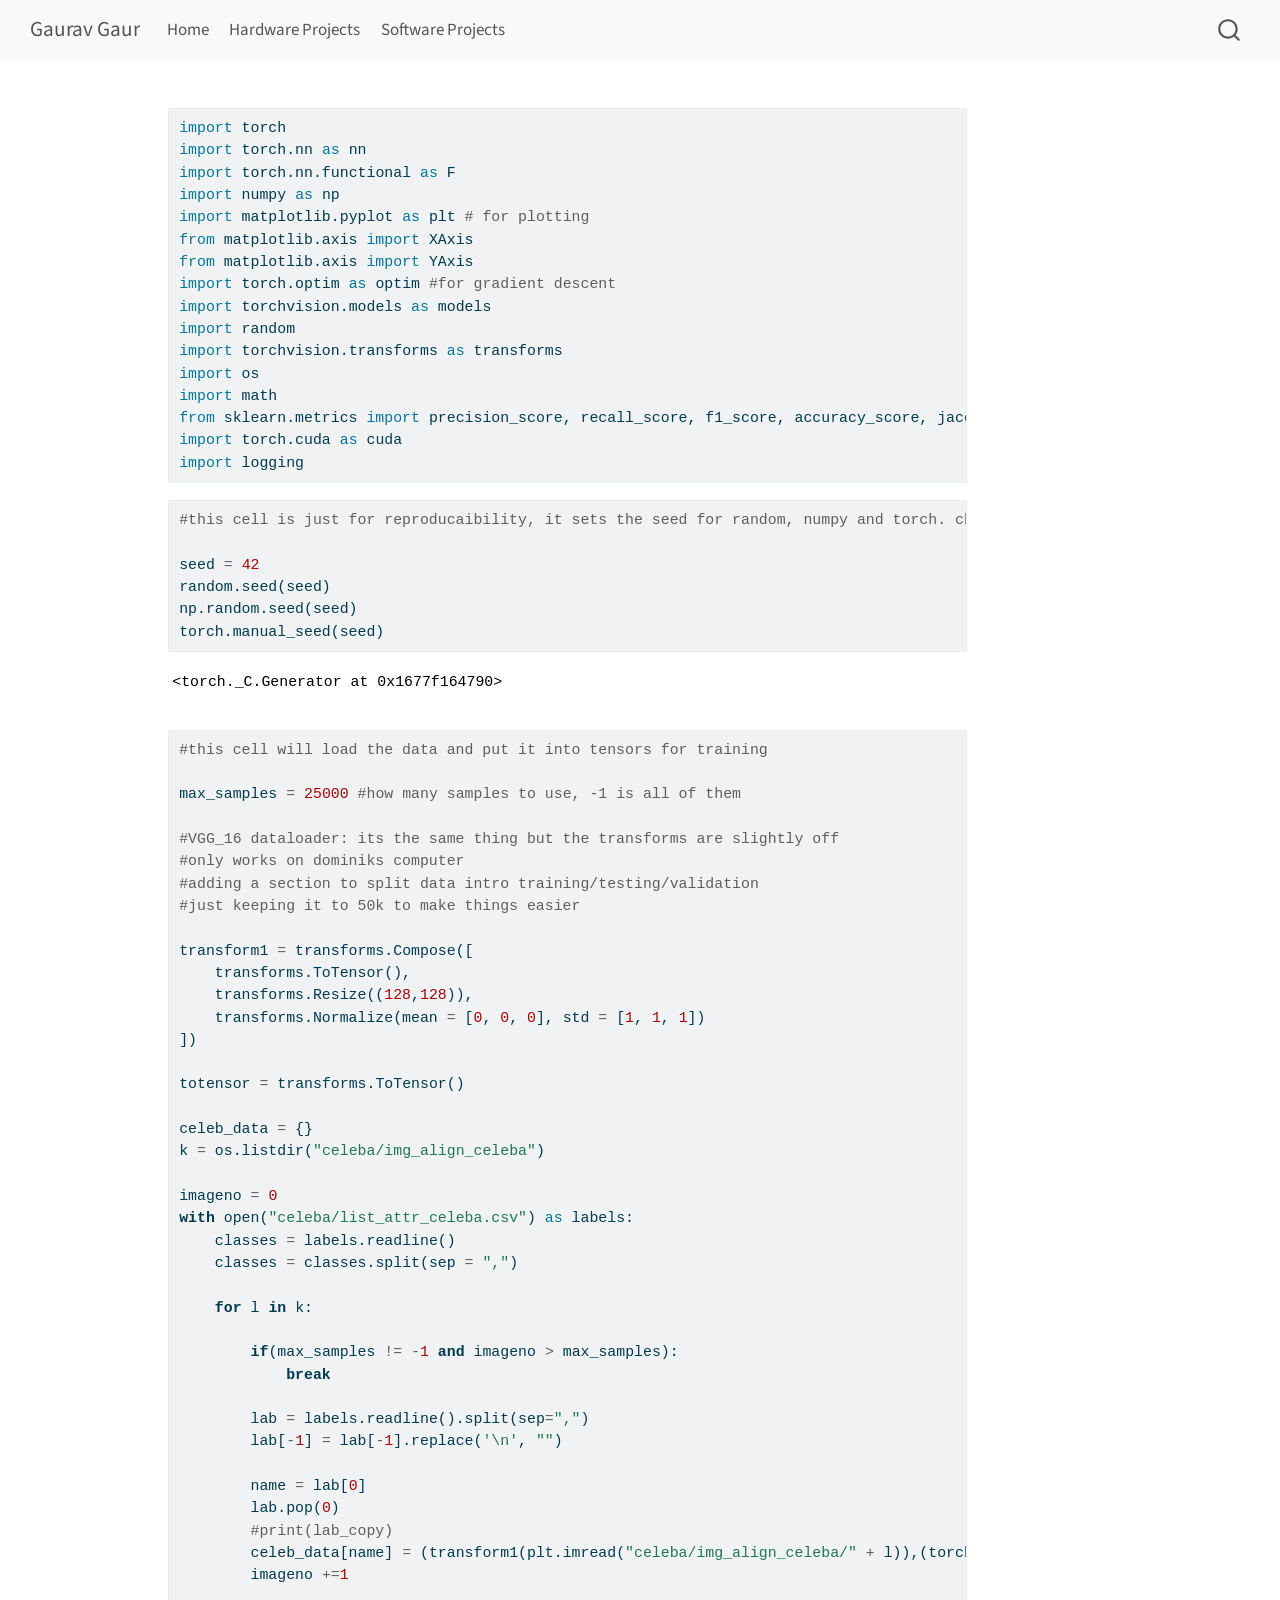
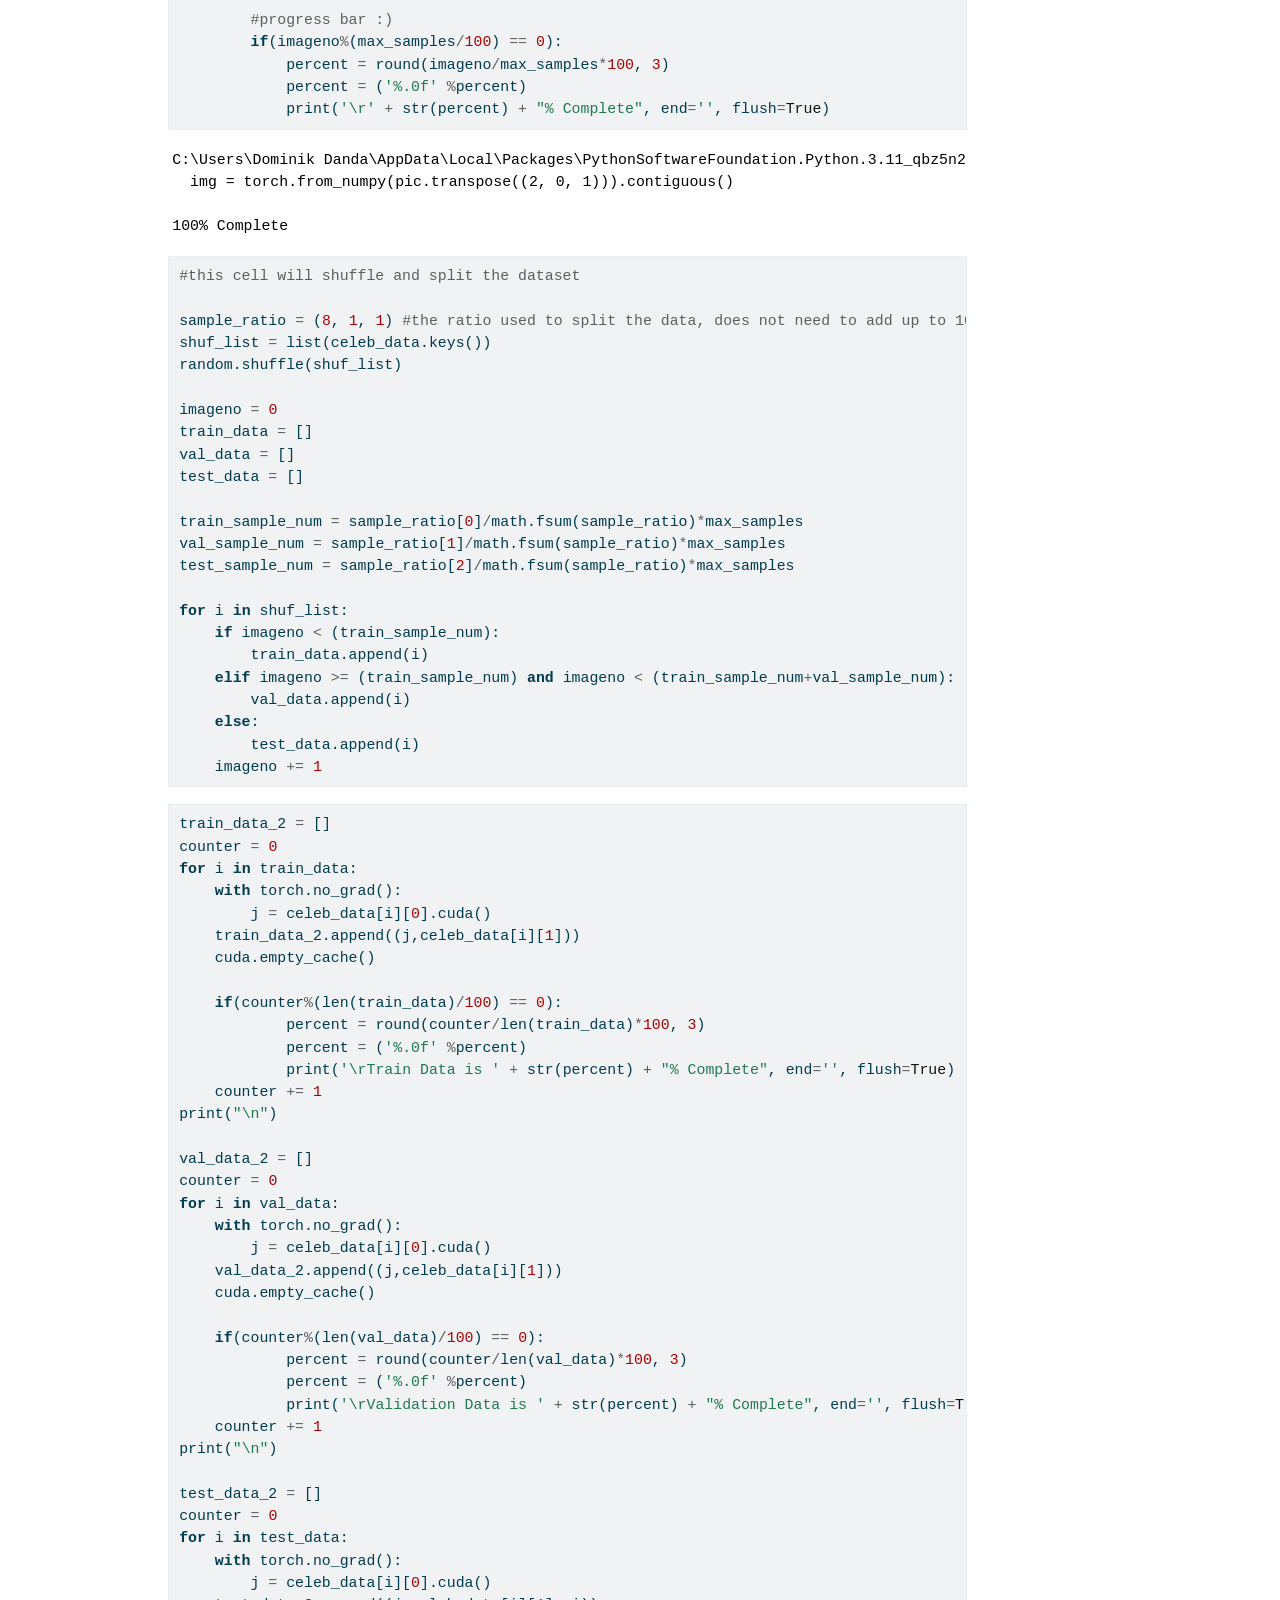
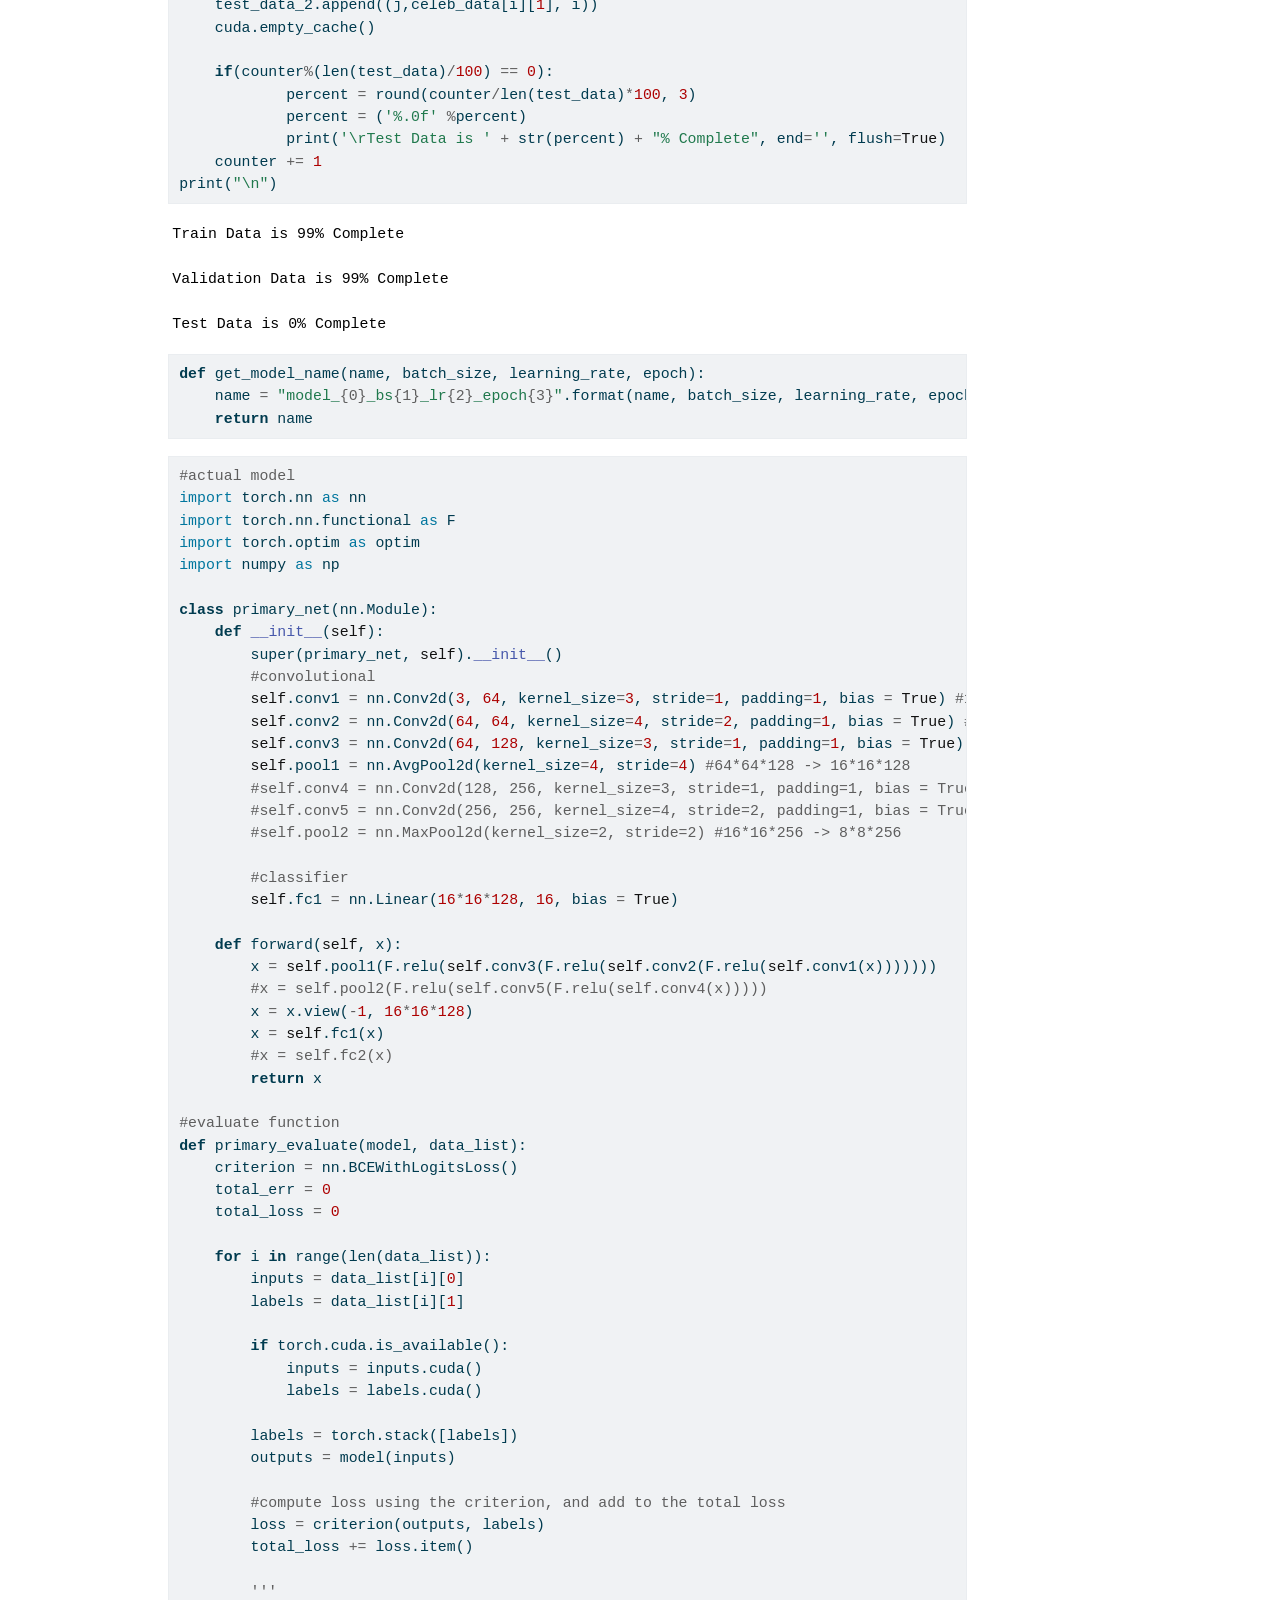
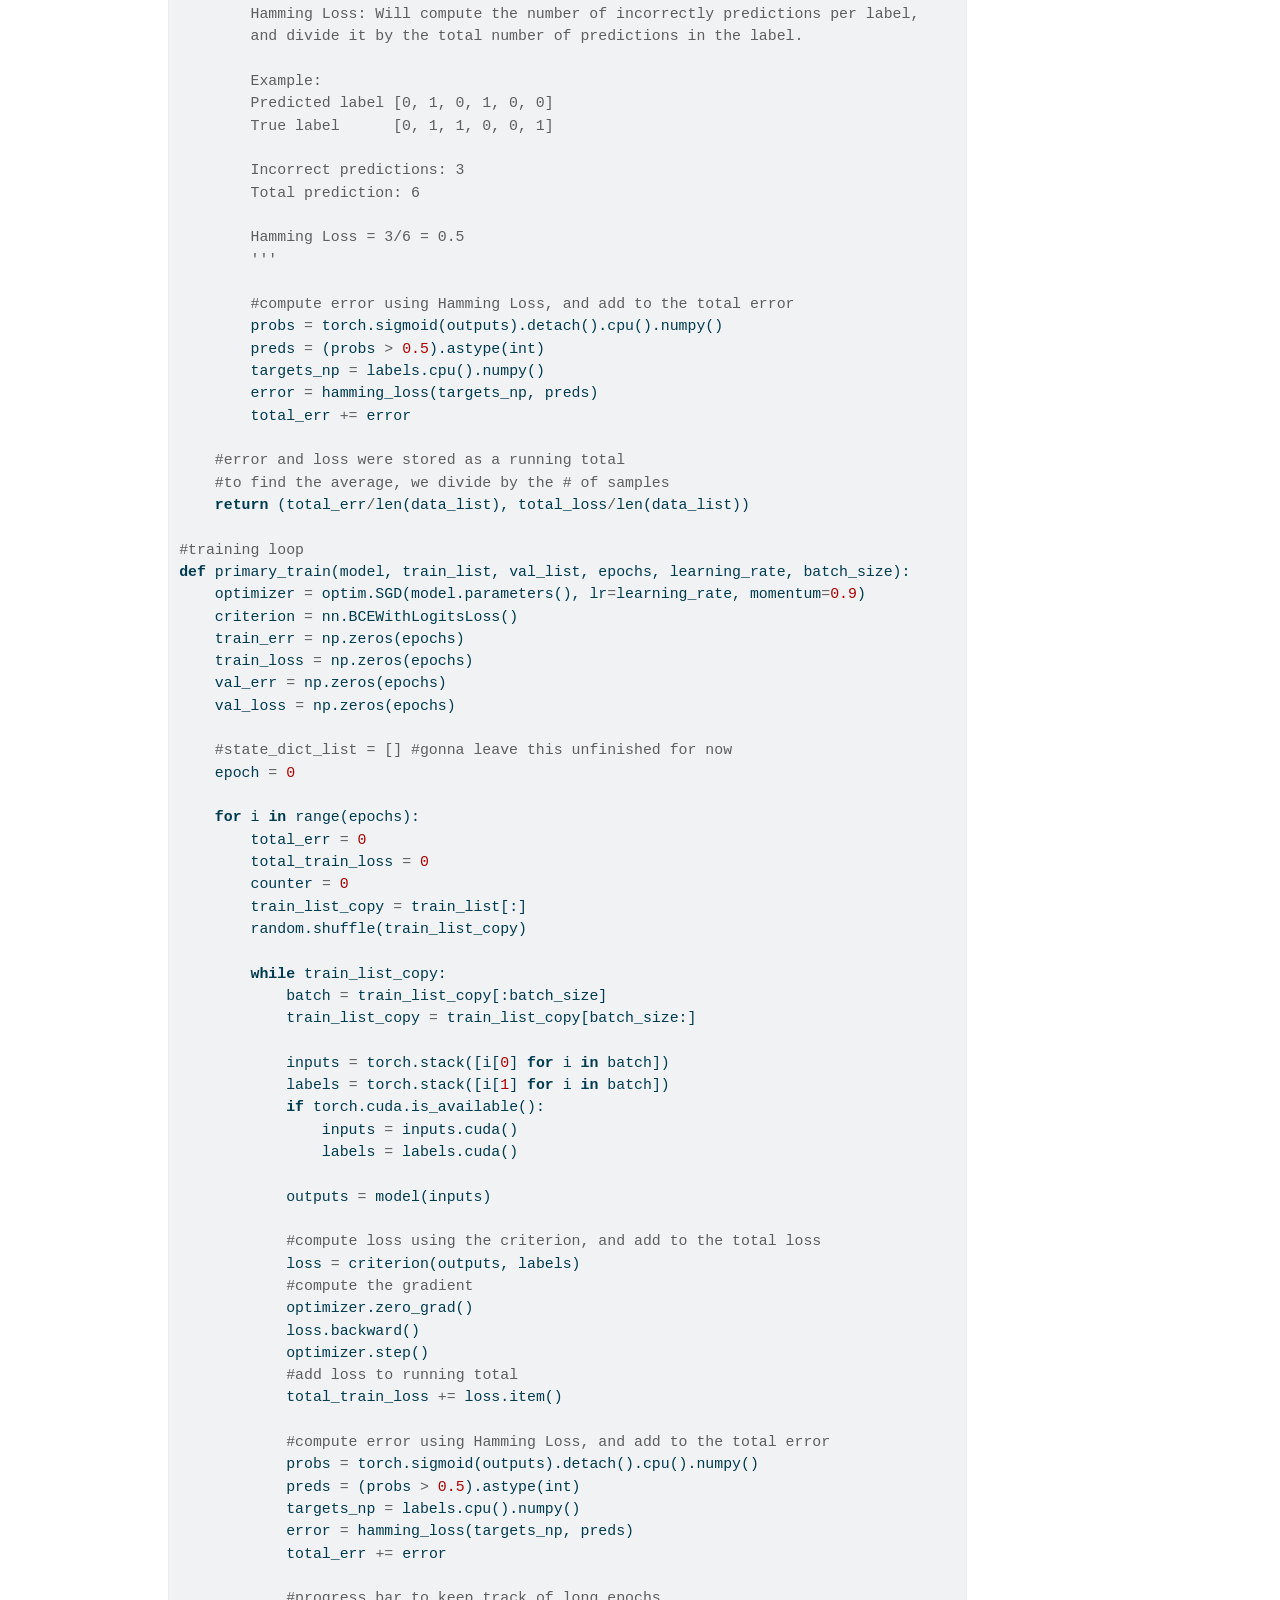
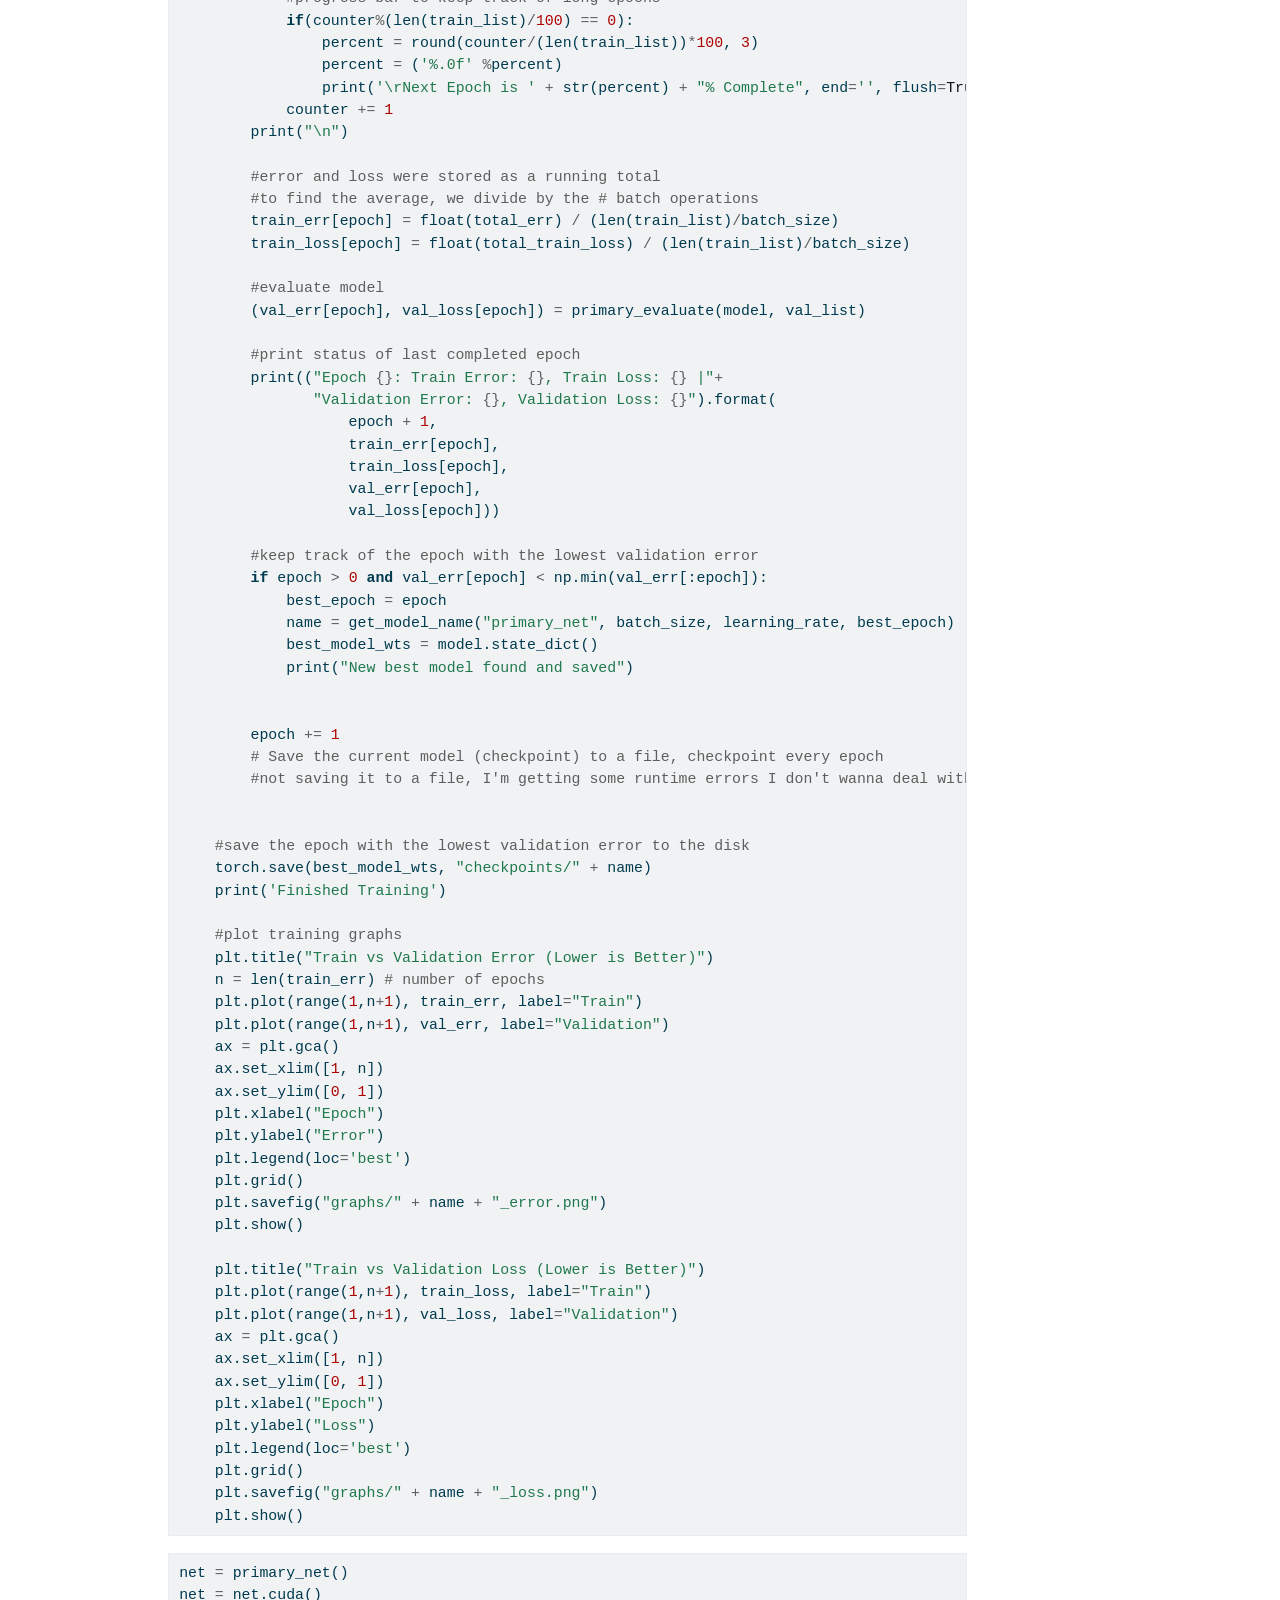
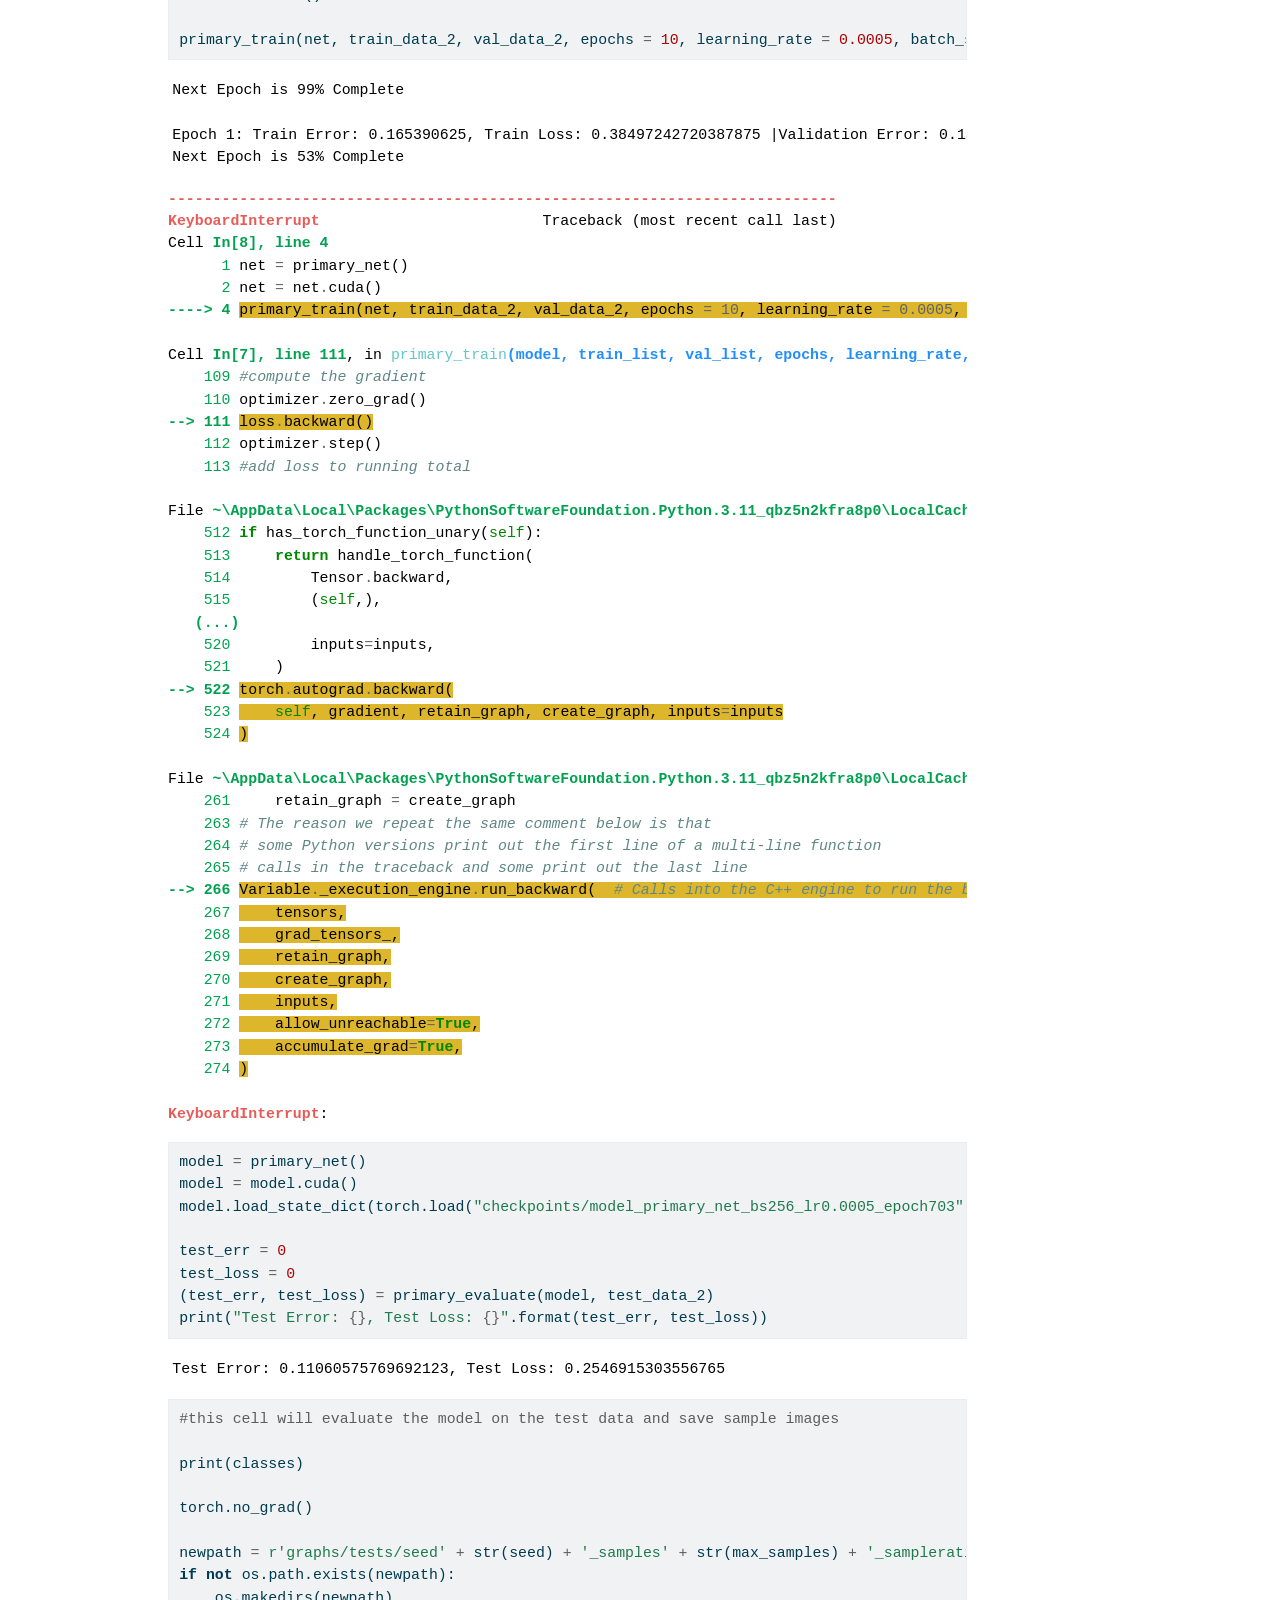
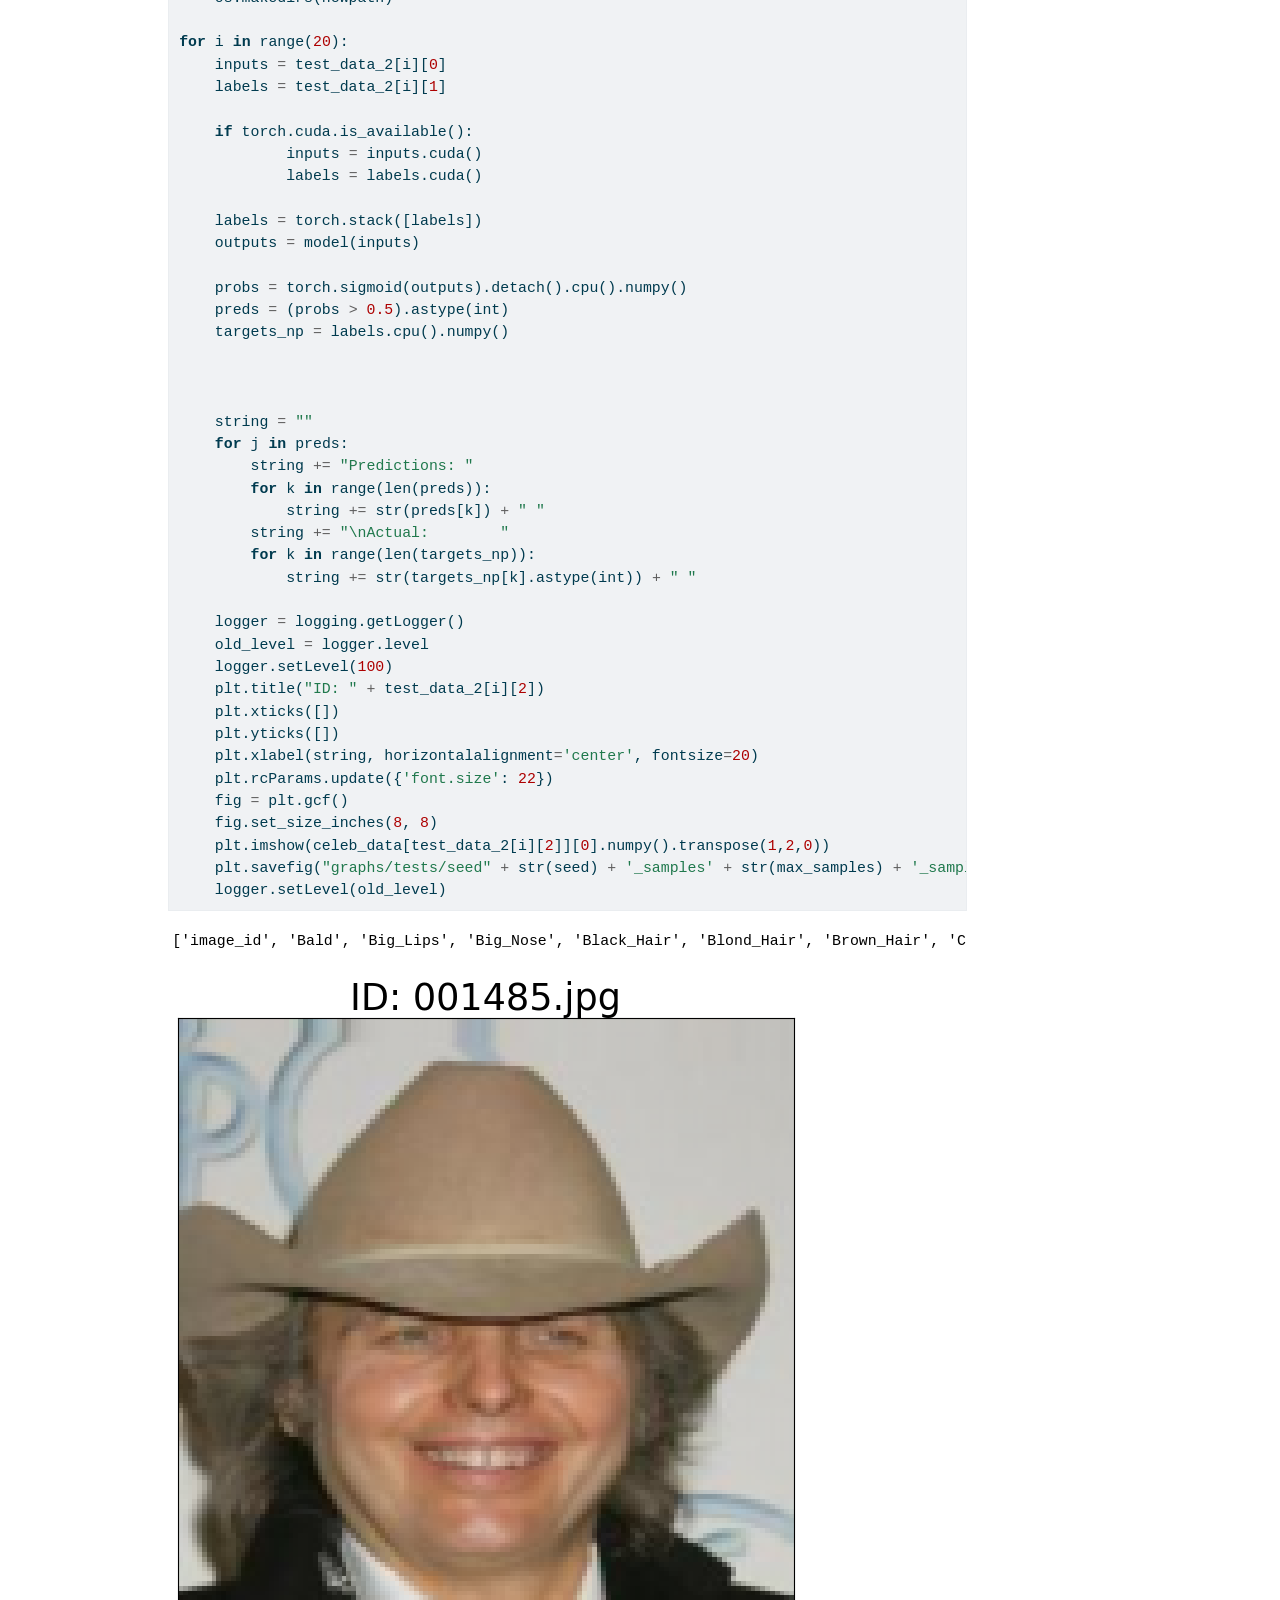
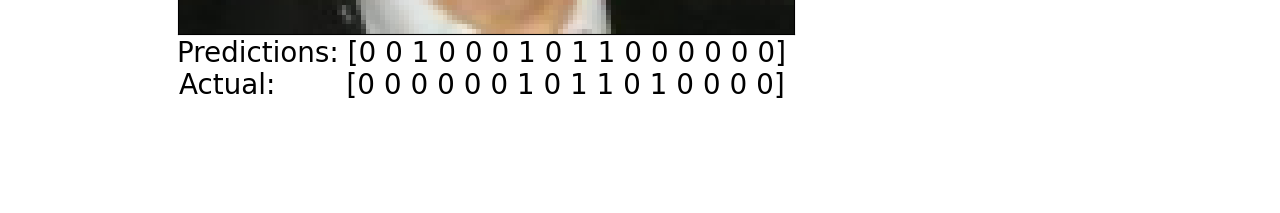
<file: Suspect Analysis Project-20241228T024040Z-001/Suspect Analysis Project/ModelTraining/cnnClassifier.html>
<!DOCTYPE html>
<html xmlns="http://www.w3.org/1999/xhtml" lang="en" xml:lang="en"><head>

<meta charset="utf-8">
<meta name="generator" content="quarto-1.6.39">

<meta name="viewport" content="width=device-width, initial-scale=1.0, user-scalable=yes">


<title>cnnclassifier – Gaurav Gaur</title>
<style>
code{white-space: pre-wrap;}
span.smallcaps{font-variant: small-caps;}
div.columns{display: flex; gap: min(4vw, 1.5em);}
div.column{flex: auto; overflow-x: auto;}
div.hanging-indent{margin-left: 1.5em; text-indent: -1.5em;}
ul.task-list{list-style: none;}
ul.task-list li input[type="checkbox"] {
  width: 0.8em;
  margin: 0 0.8em 0.2em -1em; /* quarto-specific, see https://github.com/quarto-dev/quarto-cli/issues/4556 */ 
  vertical-align: middle;
}
/* CSS for syntax highlighting */
pre > code.sourceCode { white-space: pre; position: relative; }
pre > code.sourceCode > span { line-height: 1.25; }
pre > code.sourceCode > span:empty { height: 1.2em; }
.sourceCode { overflow: visible; }
code.sourceCode > span { color: inherit; text-decoration: inherit; }
div.sourceCode { margin: 1em 0; }
pre.sourceCode { margin: 0; }
@media screen {
div.sourceCode { overflow: auto; }
}
@media print {
pre > code.sourceCode { white-space: pre-wrap; }
pre > code.sourceCode > span { display: inline-block; text-indent: -5em; padding-left: 5em; }
}
pre.numberSource code
  { counter-reset: source-line 0; }
pre.numberSource code > span
  { position: relative; left: -4em; counter-increment: source-line; }
pre.numberSource code > span > a:first-child::before
  { content: counter(source-line);
    position: relative; left: -1em; text-align: right; vertical-align: baseline;
    border: none; display: inline-block;
    -webkit-touch-callout: none; -webkit-user-select: none;
    -khtml-user-select: none; -moz-user-select: none;
    -ms-user-select: none; user-select: none;
    padding: 0 4px; width: 4em;
  }
pre.numberSource { margin-left: 3em;  padding-left: 4px; }
div.sourceCode
  {   }
@media screen {
pre > code.sourceCode > span > a:first-child::before { text-decoration: underline; }
}
</style>


<script src="../../../site_libs/quarto-nav/quarto-nav.js"></script>
<script src="../../../site_libs/quarto-nav/headroom.min.js"></script>
<script src="../../../site_libs/clipboard/clipboard.min.js"></script>
<script src="../../../site_libs/quarto-search/autocomplete.umd.js"></script>
<script src="../../../site_libs/quarto-search/fuse.min.js"></script>
<script src="../../../site_libs/quarto-search/quarto-search.js"></script>
<meta name="quarto:offset" content="../../../">
<script src="../../../site_libs/quarto-html/quarto.js"></script>
<script src="../../../site_libs/quarto-html/popper.min.js"></script>
<script src="../../../site_libs/quarto-html/tippy.umd.min.js"></script>
<script src="../../../site_libs/quarto-html/anchor.min.js"></script>
<link href="../../../site_libs/quarto-html/tippy.css" rel="stylesheet">
<link href="../../../site_libs/quarto-html/quarto-syntax-highlighting-e26003cea8cd680ca0c55a263523d882.css" rel="stylesheet" id="quarto-text-highlighting-styles">
<script src="../../../site_libs/bootstrap/bootstrap.min.js"></script>
<link href="../../../site_libs/bootstrap/bootstrap-icons.css" rel="stylesheet">
<link href="../../../site_libs/bootstrap/bootstrap-efa7e98065a4cd6c620c8244014e517a.min.css" rel="stylesheet" append-hash="true" id="quarto-bootstrap" data-mode="light">
<script id="quarto-search-options" type="application/json">{
  "location": "navbar",
  "copy-button": false,
  "collapse-after": 3,
  "panel-placement": "end",
  "type": "overlay",
  "limit": 50,
  "keyboard-shortcut": [
    "f",
    "/",
    "s"
  ],
  "show-item-context": false,
  "language": {
    "search-no-results-text": "No results",
    "search-matching-documents-text": "matching documents",
    "search-copy-link-title": "Copy link to search",
    "search-hide-matches-text": "Hide additional matches",
    "search-more-match-text": "more match in this document",
    "search-more-matches-text": "more matches in this document",
    "search-clear-button-title": "Clear",
    "search-text-placeholder": "",
    "search-detached-cancel-button-title": "Cancel",
    "search-submit-button-title": "Submit",
    "search-label": "Search"
  }
}</script>


<link rel="stylesheet" href="../../../styles.css">
<meta property="og:title" content="Gaurav Gaur">
<meta property="og:image" content="https://1gaurg1.github.io/Suspect Analysis Project-20241228T024040Z-001/Suspect Analysis Project/ModelTraining/cnnClassifier_files/figure-html/cell-11-output-2.png">
<meta property="og:site_name" content="Gaurav Gaur">
<meta property="og:image:height" content="739">
<meta property="og:image:width" content="636">
</head>

<body class="nav-fixed">

<div id="quarto-search-results"></div>
  <header id="quarto-header" class="headroom fixed-top">
    <nav class="navbar navbar-expand-lg " data-bs-theme="dark">
      <div class="navbar-container container-fluid">
      <div class="navbar-brand-container mx-auto">
    <a class="navbar-brand" href="../../../index.html">
    <span class="navbar-title">Gaurav Gaur</span>
    </a>
  </div>
            <div id="quarto-search" class="" title="Search"></div>
          <button class="navbar-toggler" type="button" data-bs-toggle="collapse" data-bs-target="#navbarCollapse" aria-controls="navbarCollapse" role="menu" aria-expanded="false" aria-label="Toggle navigation" onclick="if (window.quartoToggleHeadroom) { window.quartoToggleHeadroom(); }">
  <span class="navbar-toggler-icon"></span>
</button>
          <div class="collapse navbar-collapse" id="navbarCollapse">
            <ul class="navbar-nav navbar-nav-scroll me-auto">
  <li class="nav-item">
    <a class="nav-link" href="../../../index.html"> 
<span class="menu-text">Home</span></a>
  </li>  
  <li class="nav-item">
    <a class="nav-link" href="../../../hardware.html"> 
<span class="menu-text">Hardware Projects</span></a>
  </li>  
  <li class="nav-item">
    <a class="nav-link" href="../../../software.html"> 
<span class="menu-text">Software Projects</span></a>
  </li>  
</ul>
          </div> <!-- /navcollapse -->
            <div class="quarto-navbar-tools">
</div>
      </div> <!-- /container-fluid -->
    </nav>
</header>
<!-- content -->
<div id="quarto-content" class="quarto-container page-columns page-rows-contents page-layout-article page-navbar">
<!-- sidebar -->
<!-- margin-sidebar -->
    <div id="quarto-margin-sidebar" class="sidebar margin-sidebar zindex-bottom">
        
    </div>
<!-- main -->
<main class="content" id="quarto-document-content"><header id="title-block-header" class="quarto-title-block"></header>




<div id="cell-0" class="cell" data-execution_count="1">
<div class="sourceCode cell-code" id="cb1"><pre class="sourceCode python code-with-copy"><code class="sourceCode python"><span id="cb1-1"><a href="#cb1-1" aria-hidden="true" tabindex="-1"></a><span class="im">import</span> torch</span>
<span id="cb1-2"><a href="#cb1-2" aria-hidden="true" tabindex="-1"></a><span class="im">import</span> torch.nn <span class="im">as</span> nn</span>
<span id="cb1-3"><a href="#cb1-3" aria-hidden="true" tabindex="-1"></a><span class="im">import</span> torch.nn.functional <span class="im">as</span> F</span>
<span id="cb1-4"><a href="#cb1-4" aria-hidden="true" tabindex="-1"></a><span class="im">import</span> numpy <span class="im">as</span> np</span>
<span id="cb1-5"><a href="#cb1-5" aria-hidden="true" tabindex="-1"></a><span class="im">import</span> matplotlib.pyplot <span class="im">as</span> plt <span class="co"># for plotting</span></span>
<span id="cb1-6"><a href="#cb1-6" aria-hidden="true" tabindex="-1"></a><span class="im">from</span> matplotlib.axis <span class="im">import</span> XAxis</span>
<span id="cb1-7"><a href="#cb1-7" aria-hidden="true" tabindex="-1"></a><span class="im">from</span> matplotlib.axis <span class="im">import</span> YAxis</span>
<span id="cb1-8"><a href="#cb1-8" aria-hidden="true" tabindex="-1"></a><span class="im">import</span> torch.optim <span class="im">as</span> optim <span class="co">#for gradient descent</span></span>
<span id="cb1-9"><a href="#cb1-9" aria-hidden="true" tabindex="-1"></a><span class="im">import</span> torchvision.models <span class="im">as</span> models</span>
<span id="cb1-10"><a href="#cb1-10" aria-hidden="true" tabindex="-1"></a><span class="im">import</span> random</span>
<span id="cb1-11"><a href="#cb1-11" aria-hidden="true" tabindex="-1"></a><span class="im">import</span> torchvision.transforms <span class="im">as</span> transforms</span>
<span id="cb1-12"><a href="#cb1-12" aria-hidden="true" tabindex="-1"></a><span class="im">import</span> os</span>
<span id="cb1-13"><a href="#cb1-13" aria-hidden="true" tabindex="-1"></a><span class="im">import</span> math</span>
<span id="cb1-14"><a href="#cb1-14" aria-hidden="true" tabindex="-1"></a><span class="im">from</span> sklearn.metrics <span class="im">import</span> precision_score, recall_score, f1_score, accuracy_score, jaccard_score, hamming_loss</span>
<span id="cb1-15"><a href="#cb1-15" aria-hidden="true" tabindex="-1"></a><span class="im">import</span> torch.cuda <span class="im">as</span> cuda</span>
<span id="cb1-16"><a href="#cb1-16" aria-hidden="true" tabindex="-1"></a><span class="im">import</span> logging</span></code><button title="Copy to Clipboard" class="code-copy-button"><i class="bi"></i></button></pre></div>
</div>
<div id="cell-1" class="cell" data-execution_count="2">
<div class="sourceCode cell-code" id="cb2"><pre class="sourceCode python code-with-copy"><code class="sourceCode python"><span id="cb2-1"><a href="#cb2-1" aria-hidden="true" tabindex="-1"></a><span class="co">#this cell is just for reproducaibility, it sets the seed for random, numpy and torch. change the seed if you want different results</span></span>
<span id="cb2-2"><a href="#cb2-2" aria-hidden="true" tabindex="-1"></a></span>
<span id="cb2-3"><a href="#cb2-3" aria-hidden="true" tabindex="-1"></a>seed <span class="op">=</span> <span class="dv">42</span></span>
<span id="cb2-4"><a href="#cb2-4" aria-hidden="true" tabindex="-1"></a>random.seed(seed)</span>
<span id="cb2-5"><a href="#cb2-5" aria-hidden="true" tabindex="-1"></a>np.random.seed(seed)</span>
<span id="cb2-6"><a href="#cb2-6" aria-hidden="true" tabindex="-1"></a>torch.manual_seed(seed)</span></code><button title="Copy to Clipboard" class="code-copy-button"><i class="bi"></i></button></pre></div>
<div class="cell-output cell-output-display" data-execution_count="2">
<pre><code>&lt;torch._C.Generator at 0x1677f164790&gt;</code></pre>
</div>
</div>
<div id="cell-2" class="cell" data-outputid="0da8c437-934b-4842-adad-75138451a8b4" data-execution_count="3">
<div class="sourceCode cell-code" id="cb4"><pre class="sourceCode python code-with-copy"><code class="sourceCode python"><span id="cb4-1"><a href="#cb4-1" aria-hidden="true" tabindex="-1"></a><span class="co">#this cell will load the data and put it into tensors for training</span></span>
<span id="cb4-2"><a href="#cb4-2" aria-hidden="true" tabindex="-1"></a></span>
<span id="cb4-3"><a href="#cb4-3" aria-hidden="true" tabindex="-1"></a>max_samples <span class="op">=</span> <span class="dv">25000</span> <span class="co">#how many samples to use, -1 is all of them</span></span>
<span id="cb4-4"><a href="#cb4-4" aria-hidden="true" tabindex="-1"></a></span>
<span id="cb4-5"><a href="#cb4-5" aria-hidden="true" tabindex="-1"></a><span class="co">#VGG_16 dataloader: its the same thing but the transforms are slightly off</span></span>
<span id="cb4-6"><a href="#cb4-6" aria-hidden="true" tabindex="-1"></a><span class="co">#only works on dominiks computer</span></span>
<span id="cb4-7"><a href="#cb4-7" aria-hidden="true" tabindex="-1"></a><span class="co">#adding a section to split data intro training/testing/validation</span></span>
<span id="cb4-8"><a href="#cb4-8" aria-hidden="true" tabindex="-1"></a><span class="co">#just keeping it to 50k to make things easier</span></span>
<span id="cb4-9"><a href="#cb4-9" aria-hidden="true" tabindex="-1"></a></span>
<span id="cb4-10"><a href="#cb4-10" aria-hidden="true" tabindex="-1"></a>transform1 <span class="op">=</span> transforms.Compose([</span>
<span id="cb4-11"><a href="#cb4-11" aria-hidden="true" tabindex="-1"></a>    transforms.ToTensor(),</span>
<span id="cb4-12"><a href="#cb4-12" aria-hidden="true" tabindex="-1"></a>    transforms.Resize((<span class="dv">128</span>,<span class="dv">128</span>)),</span>
<span id="cb4-13"><a href="#cb4-13" aria-hidden="true" tabindex="-1"></a>    transforms.Normalize(mean <span class="op">=</span> [<span class="dv">0</span>, <span class="dv">0</span>, <span class="dv">0</span>], std <span class="op">=</span> [<span class="dv">1</span>, <span class="dv">1</span>, <span class="dv">1</span>])</span>
<span id="cb4-14"><a href="#cb4-14" aria-hidden="true" tabindex="-1"></a>])</span>
<span id="cb4-15"><a href="#cb4-15" aria-hidden="true" tabindex="-1"></a></span>
<span id="cb4-16"><a href="#cb4-16" aria-hidden="true" tabindex="-1"></a>totensor <span class="op">=</span> transforms.ToTensor()</span>
<span id="cb4-17"><a href="#cb4-17" aria-hidden="true" tabindex="-1"></a></span>
<span id="cb4-18"><a href="#cb4-18" aria-hidden="true" tabindex="-1"></a>celeb_data <span class="op">=</span> {}</span>
<span id="cb4-19"><a href="#cb4-19" aria-hidden="true" tabindex="-1"></a>k <span class="op">=</span> os.listdir(<span class="st">"celeba/img_align_celeba"</span>)</span>
<span id="cb4-20"><a href="#cb4-20" aria-hidden="true" tabindex="-1"></a></span>
<span id="cb4-21"><a href="#cb4-21" aria-hidden="true" tabindex="-1"></a>imageno <span class="op">=</span> <span class="dv">0</span></span>
<span id="cb4-22"><a href="#cb4-22" aria-hidden="true" tabindex="-1"></a><span class="cf">with</span> <span class="bu">open</span>(<span class="st">"celeba/list_attr_celeba.csv"</span>) <span class="im">as</span> labels:</span>
<span id="cb4-23"><a href="#cb4-23" aria-hidden="true" tabindex="-1"></a>    classes <span class="op">=</span> labels.readline()</span>
<span id="cb4-24"><a href="#cb4-24" aria-hidden="true" tabindex="-1"></a>    classes <span class="op">=</span> classes.split(sep <span class="op">=</span> <span class="st">","</span>)</span>
<span id="cb4-25"><a href="#cb4-25" aria-hidden="true" tabindex="-1"></a></span>
<span id="cb4-26"><a href="#cb4-26" aria-hidden="true" tabindex="-1"></a>    <span class="cf">for</span> l <span class="kw">in</span> k:</span>
<span id="cb4-27"><a href="#cb4-27" aria-hidden="true" tabindex="-1"></a></span>
<span id="cb4-28"><a href="#cb4-28" aria-hidden="true" tabindex="-1"></a>        <span class="cf">if</span>(max_samples <span class="op">!=</span> <span class="op">-</span><span class="dv">1</span> <span class="kw">and</span> imageno <span class="op">&gt;</span> max_samples):</span>
<span id="cb4-29"><a href="#cb4-29" aria-hidden="true" tabindex="-1"></a>            <span class="cf">break</span></span>
<span id="cb4-30"><a href="#cb4-30" aria-hidden="true" tabindex="-1"></a></span>
<span id="cb4-31"><a href="#cb4-31" aria-hidden="true" tabindex="-1"></a>        lab <span class="op">=</span> labels.readline().split(sep<span class="op">=</span><span class="st">","</span>)</span>
<span id="cb4-32"><a href="#cb4-32" aria-hidden="true" tabindex="-1"></a>        lab[<span class="op">-</span><span class="dv">1</span>] <span class="op">=</span> lab[<span class="op">-</span><span class="dv">1</span>].replace(<span class="st">'</span><span class="ch">\n</span><span class="st">'</span>, <span class="st">""</span>)</span>
<span id="cb4-33"><a href="#cb4-33" aria-hidden="true" tabindex="-1"></a></span>
<span id="cb4-34"><a href="#cb4-34" aria-hidden="true" tabindex="-1"></a>        name <span class="op">=</span> lab[<span class="dv">0</span>]</span>
<span id="cb4-35"><a href="#cb4-35" aria-hidden="true" tabindex="-1"></a>        lab.pop(<span class="dv">0</span>)</span>
<span id="cb4-36"><a href="#cb4-36" aria-hidden="true" tabindex="-1"></a>        <span class="co">#print(lab_copy)</span></span>
<span id="cb4-37"><a href="#cb4-37" aria-hidden="true" tabindex="-1"></a>        celeb_data[name] <span class="op">=</span> (transform1(plt.imread(<span class="st">"celeba/img_align_celeba/"</span> <span class="op">+</span> l)),(torch.FloatTensor([<span class="bu">int</span>(k) <span class="cf">for</span> k <span class="kw">in</span> lab])))</span>
<span id="cb4-38"><a href="#cb4-38" aria-hidden="true" tabindex="-1"></a>        imageno <span class="op">+=</span><span class="dv">1</span></span>
<span id="cb4-39"><a href="#cb4-39" aria-hidden="true" tabindex="-1"></a>        </span>
<span id="cb4-40"><a href="#cb4-40" aria-hidden="true" tabindex="-1"></a>        <span class="co">#progress bar :)</span></span>
<span id="cb4-41"><a href="#cb4-41" aria-hidden="true" tabindex="-1"></a>        <span class="cf">if</span>(imageno<span class="op">%</span>(max_samples<span class="op">/</span><span class="dv">100</span>) <span class="op">==</span> <span class="dv">0</span>):</span>
<span id="cb4-42"><a href="#cb4-42" aria-hidden="true" tabindex="-1"></a>            percent <span class="op">=</span> <span class="bu">round</span>(imageno<span class="op">/</span>max_samples<span class="op">*</span><span class="dv">100</span>, <span class="dv">3</span>)</span>
<span id="cb4-43"><a href="#cb4-43" aria-hidden="true" tabindex="-1"></a>            percent <span class="op">=</span> (<span class="st">'%.0f'</span> <span class="op">%</span>percent)</span>
<span id="cb4-44"><a href="#cb4-44" aria-hidden="true" tabindex="-1"></a>            <span class="bu">print</span>(<span class="st">'</span><span class="ch">\r</span><span class="st">'</span> <span class="op">+</span> <span class="bu">str</span>(percent) <span class="op">+</span> <span class="st">"% Complete"</span>, end<span class="op">=</span><span class="st">''</span>, flush<span class="op">=</span><span class="va">True</span>)</span></code><button title="Copy to Clipboard" class="code-copy-button"><i class="bi"></i></button></pre></div>
<div class="cell-output cell-output-stderr">
<pre><code>C:\Users\Dominik Danda\AppData\Local\Packages\PythonSoftwareFoundation.Python.3.11_qbz5n2kfra8p0\LocalCache\local-packages\Python311\site-packages\torchvision\transforms\functional.py:153: UserWarning: The given NumPy array is not writable, and PyTorch does not support non-writable tensors. This means writing to this tensor will result in undefined behavior. You may want to copy the array to protect its data or make it writable before converting it to a tensor. This type of warning will be suppressed for the rest of this program. (Triggered internally at ..\torch\csrc\utils\tensor_numpy.cpp:212.)
  img = torch.from_numpy(pic.transpose((2, 0, 1))).contiguous()</code></pre>
</div>
<div class="cell-output cell-output-stdout">
<pre><code>100% Complete</code></pre>
</div>
</div>
<div id="cell-3" class="cell" data-execution_count="4">
<div class="sourceCode cell-code" id="cb7"><pre class="sourceCode python code-with-copy"><code class="sourceCode python"><span id="cb7-1"><a href="#cb7-1" aria-hidden="true" tabindex="-1"></a><span class="co">#this cell will shuffle and split the dataset</span></span>
<span id="cb7-2"><a href="#cb7-2" aria-hidden="true" tabindex="-1"></a></span>
<span id="cb7-3"><a href="#cb7-3" aria-hidden="true" tabindex="-1"></a>sample_ratio <span class="op">=</span> (<span class="dv">8</span>, <span class="dv">1</span>, <span class="dv">1</span>) <span class="co">#the ratio used to split the data, does not need to add up to 10</span></span>
<span id="cb7-4"><a href="#cb7-4" aria-hidden="true" tabindex="-1"></a>shuf_list <span class="op">=</span> <span class="bu">list</span>(celeb_data.keys())</span>
<span id="cb7-5"><a href="#cb7-5" aria-hidden="true" tabindex="-1"></a>random.shuffle(shuf_list) </span>
<span id="cb7-6"><a href="#cb7-6" aria-hidden="true" tabindex="-1"></a></span>
<span id="cb7-7"><a href="#cb7-7" aria-hidden="true" tabindex="-1"></a>imageno <span class="op">=</span> <span class="dv">0</span></span>
<span id="cb7-8"><a href="#cb7-8" aria-hidden="true" tabindex="-1"></a>train_data <span class="op">=</span> []</span>
<span id="cb7-9"><a href="#cb7-9" aria-hidden="true" tabindex="-1"></a>val_data <span class="op">=</span> []</span>
<span id="cb7-10"><a href="#cb7-10" aria-hidden="true" tabindex="-1"></a>test_data <span class="op">=</span> []</span>
<span id="cb7-11"><a href="#cb7-11" aria-hidden="true" tabindex="-1"></a></span>
<span id="cb7-12"><a href="#cb7-12" aria-hidden="true" tabindex="-1"></a>train_sample_num <span class="op">=</span> sample_ratio[<span class="dv">0</span>]<span class="op">/</span>math.fsum(sample_ratio)<span class="op">*</span>max_samples</span>
<span id="cb7-13"><a href="#cb7-13" aria-hidden="true" tabindex="-1"></a>val_sample_num <span class="op">=</span> sample_ratio[<span class="dv">1</span>]<span class="op">/</span>math.fsum(sample_ratio)<span class="op">*</span>max_samples</span>
<span id="cb7-14"><a href="#cb7-14" aria-hidden="true" tabindex="-1"></a>test_sample_num <span class="op">=</span> sample_ratio[<span class="dv">2</span>]<span class="op">/</span>math.fsum(sample_ratio)<span class="op">*</span>max_samples</span>
<span id="cb7-15"><a href="#cb7-15" aria-hidden="true" tabindex="-1"></a></span>
<span id="cb7-16"><a href="#cb7-16" aria-hidden="true" tabindex="-1"></a><span class="cf">for</span> i <span class="kw">in</span> shuf_list:</span>
<span id="cb7-17"><a href="#cb7-17" aria-hidden="true" tabindex="-1"></a>    <span class="cf">if</span> imageno <span class="op">&lt;</span> (train_sample_num):</span>
<span id="cb7-18"><a href="#cb7-18" aria-hidden="true" tabindex="-1"></a>        train_data.append(i)</span>
<span id="cb7-19"><a href="#cb7-19" aria-hidden="true" tabindex="-1"></a>    <span class="cf">elif</span> imageno <span class="op">&gt;=</span> (train_sample_num) <span class="kw">and</span> imageno <span class="op">&lt;</span> (train_sample_num<span class="op">+</span>val_sample_num):</span>
<span id="cb7-20"><a href="#cb7-20" aria-hidden="true" tabindex="-1"></a>        val_data.append(i)</span>
<span id="cb7-21"><a href="#cb7-21" aria-hidden="true" tabindex="-1"></a>    <span class="cf">else</span>:</span>
<span id="cb7-22"><a href="#cb7-22" aria-hidden="true" tabindex="-1"></a>        test_data.append(i)</span>
<span id="cb7-23"><a href="#cb7-23" aria-hidden="true" tabindex="-1"></a>    imageno <span class="op">+=</span> <span class="dv">1</span></span></code><button title="Copy to Clipboard" class="code-copy-button"><i class="bi"></i></button></pre></div>
</div>
<div id="cell-4" class="cell" data-execution_count="5">
<div class="sourceCode cell-code" id="cb8"><pre class="sourceCode python code-with-copy"><code class="sourceCode python"><span id="cb8-1"><a href="#cb8-1" aria-hidden="true" tabindex="-1"></a>train_data_2 <span class="op">=</span> []</span>
<span id="cb8-2"><a href="#cb8-2" aria-hidden="true" tabindex="-1"></a>counter <span class="op">=</span> <span class="dv">0</span></span>
<span id="cb8-3"><a href="#cb8-3" aria-hidden="true" tabindex="-1"></a><span class="cf">for</span> i <span class="kw">in</span> train_data:</span>
<span id="cb8-4"><a href="#cb8-4" aria-hidden="true" tabindex="-1"></a>    <span class="cf">with</span> torch.no_grad():</span>
<span id="cb8-5"><a href="#cb8-5" aria-hidden="true" tabindex="-1"></a>        j <span class="op">=</span> celeb_data[i][<span class="dv">0</span>].cuda()</span>
<span id="cb8-6"><a href="#cb8-6" aria-hidden="true" tabindex="-1"></a>    train_data_2.append((j,celeb_data[i][<span class="dv">1</span>]))</span>
<span id="cb8-7"><a href="#cb8-7" aria-hidden="true" tabindex="-1"></a>    cuda.empty_cache()</span>
<span id="cb8-8"><a href="#cb8-8" aria-hidden="true" tabindex="-1"></a>     </span>
<span id="cb8-9"><a href="#cb8-9" aria-hidden="true" tabindex="-1"></a>    <span class="cf">if</span>(counter<span class="op">%</span>(<span class="bu">len</span>(train_data)<span class="op">/</span><span class="dv">100</span>) <span class="op">==</span> <span class="dv">0</span>):</span>
<span id="cb8-10"><a href="#cb8-10" aria-hidden="true" tabindex="-1"></a>            percent <span class="op">=</span> <span class="bu">round</span>(counter<span class="op">/</span><span class="bu">len</span>(train_data)<span class="op">*</span><span class="dv">100</span>, <span class="dv">3</span>)</span>
<span id="cb8-11"><a href="#cb8-11" aria-hidden="true" tabindex="-1"></a>            percent <span class="op">=</span> (<span class="st">'%.0f'</span> <span class="op">%</span>percent)</span>
<span id="cb8-12"><a href="#cb8-12" aria-hidden="true" tabindex="-1"></a>            <span class="bu">print</span>(<span class="st">'</span><span class="ch">\r</span><span class="st">Train Data is '</span> <span class="op">+</span> <span class="bu">str</span>(percent) <span class="op">+</span> <span class="st">"% Complete"</span>, end<span class="op">=</span><span class="st">''</span>, flush<span class="op">=</span><span class="va">True</span>) </span>
<span id="cb8-13"><a href="#cb8-13" aria-hidden="true" tabindex="-1"></a>    counter <span class="op">+=</span> <span class="dv">1</span></span>
<span id="cb8-14"><a href="#cb8-14" aria-hidden="true" tabindex="-1"></a><span class="bu">print</span>(<span class="st">"</span><span class="ch">\n</span><span class="st">"</span>)</span>
<span id="cb8-15"><a href="#cb8-15" aria-hidden="true" tabindex="-1"></a></span>
<span id="cb8-16"><a href="#cb8-16" aria-hidden="true" tabindex="-1"></a>val_data_2 <span class="op">=</span> []</span>
<span id="cb8-17"><a href="#cb8-17" aria-hidden="true" tabindex="-1"></a>counter <span class="op">=</span> <span class="dv">0</span></span>
<span id="cb8-18"><a href="#cb8-18" aria-hidden="true" tabindex="-1"></a><span class="cf">for</span> i <span class="kw">in</span> val_data:</span>
<span id="cb8-19"><a href="#cb8-19" aria-hidden="true" tabindex="-1"></a>    <span class="cf">with</span> torch.no_grad():</span>
<span id="cb8-20"><a href="#cb8-20" aria-hidden="true" tabindex="-1"></a>        j <span class="op">=</span> celeb_data[i][<span class="dv">0</span>].cuda()</span>
<span id="cb8-21"><a href="#cb8-21" aria-hidden="true" tabindex="-1"></a>    val_data_2.append((j,celeb_data[i][<span class="dv">1</span>]))</span>
<span id="cb8-22"><a href="#cb8-22" aria-hidden="true" tabindex="-1"></a>    cuda.empty_cache()</span>
<span id="cb8-23"><a href="#cb8-23" aria-hidden="true" tabindex="-1"></a>    </span>
<span id="cb8-24"><a href="#cb8-24" aria-hidden="true" tabindex="-1"></a>    <span class="cf">if</span>(counter<span class="op">%</span>(<span class="bu">len</span>(val_data)<span class="op">/</span><span class="dv">100</span>) <span class="op">==</span> <span class="dv">0</span>):</span>
<span id="cb8-25"><a href="#cb8-25" aria-hidden="true" tabindex="-1"></a>            percent <span class="op">=</span> <span class="bu">round</span>(counter<span class="op">/</span><span class="bu">len</span>(val_data)<span class="op">*</span><span class="dv">100</span>, <span class="dv">3</span>)</span>
<span id="cb8-26"><a href="#cb8-26" aria-hidden="true" tabindex="-1"></a>            percent <span class="op">=</span> (<span class="st">'%.0f'</span> <span class="op">%</span>percent)</span>
<span id="cb8-27"><a href="#cb8-27" aria-hidden="true" tabindex="-1"></a>            <span class="bu">print</span>(<span class="st">'</span><span class="ch">\r</span><span class="st">Validation Data is '</span> <span class="op">+</span> <span class="bu">str</span>(percent) <span class="op">+</span> <span class="st">"% Complete"</span>, end<span class="op">=</span><span class="st">''</span>, flush<span class="op">=</span><span class="va">True</span>) </span>
<span id="cb8-28"><a href="#cb8-28" aria-hidden="true" tabindex="-1"></a>    counter <span class="op">+=</span> <span class="dv">1</span></span>
<span id="cb8-29"><a href="#cb8-29" aria-hidden="true" tabindex="-1"></a><span class="bu">print</span>(<span class="st">"</span><span class="ch">\n</span><span class="st">"</span>)</span>
<span id="cb8-30"><a href="#cb8-30" aria-hidden="true" tabindex="-1"></a></span>
<span id="cb8-31"><a href="#cb8-31" aria-hidden="true" tabindex="-1"></a>test_data_2 <span class="op">=</span> []</span>
<span id="cb8-32"><a href="#cb8-32" aria-hidden="true" tabindex="-1"></a>counter <span class="op">=</span> <span class="dv">0</span></span>
<span id="cb8-33"><a href="#cb8-33" aria-hidden="true" tabindex="-1"></a><span class="cf">for</span> i <span class="kw">in</span> test_data:</span>
<span id="cb8-34"><a href="#cb8-34" aria-hidden="true" tabindex="-1"></a>    <span class="cf">with</span> torch.no_grad():</span>
<span id="cb8-35"><a href="#cb8-35" aria-hidden="true" tabindex="-1"></a>        j <span class="op">=</span> celeb_data[i][<span class="dv">0</span>].cuda()</span>
<span id="cb8-36"><a href="#cb8-36" aria-hidden="true" tabindex="-1"></a>    test_data_2.append((j,celeb_data[i][<span class="dv">1</span>], i))</span>
<span id="cb8-37"><a href="#cb8-37" aria-hidden="true" tabindex="-1"></a>    cuda.empty_cache()</span>
<span id="cb8-38"><a href="#cb8-38" aria-hidden="true" tabindex="-1"></a>     </span>
<span id="cb8-39"><a href="#cb8-39" aria-hidden="true" tabindex="-1"></a>    <span class="cf">if</span>(counter<span class="op">%</span>(<span class="bu">len</span>(test_data)<span class="op">/</span><span class="dv">100</span>) <span class="op">==</span> <span class="dv">0</span>):</span>
<span id="cb8-40"><a href="#cb8-40" aria-hidden="true" tabindex="-1"></a>            percent <span class="op">=</span> <span class="bu">round</span>(counter<span class="op">/</span><span class="bu">len</span>(test_data)<span class="op">*</span><span class="dv">100</span>, <span class="dv">3</span>)</span>
<span id="cb8-41"><a href="#cb8-41" aria-hidden="true" tabindex="-1"></a>            percent <span class="op">=</span> (<span class="st">'%.0f'</span> <span class="op">%</span>percent)</span>
<span id="cb8-42"><a href="#cb8-42" aria-hidden="true" tabindex="-1"></a>            <span class="bu">print</span>(<span class="st">'</span><span class="ch">\r</span><span class="st">Test Data is '</span> <span class="op">+</span> <span class="bu">str</span>(percent) <span class="op">+</span> <span class="st">"% Complete"</span>, end<span class="op">=</span><span class="st">''</span>, flush<span class="op">=</span><span class="va">True</span>) </span>
<span id="cb8-43"><a href="#cb8-43" aria-hidden="true" tabindex="-1"></a>    counter <span class="op">+=</span> <span class="dv">1</span></span>
<span id="cb8-44"><a href="#cb8-44" aria-hidden="true" tabindex="-1"></a><span class="bu">print</span>(<span class="st">"</span><span class="ch">\n</span><span class="st">"</span>)</span></code><button title="Copy to Clipboard" class="code-copy-button"><i class="bi"></i></button></pre></div>
<div class="cell-output cell-output-stdout">
<pre><code>Train Data is 99% Complete

Validation Data is 99% Complete

Test Data is 0% Complete
</code></pre>
</div>
</div>
<div id="cell-5" class="cell" data-execution_count="6">
<div class="sourceCode cell-code" id="cb10"><pre class="sourceCode python code-with-copy"><code class="sourceCode python"><span id="cb10-1"><a href="#cb10-1" aria-hidden="true" tabindex="-1"></a><span class="kw">def</span> get_model_name(name, batch_size, learning_rate, epoch):</span>
<span id="cb10-2"><a href="#cb10-2" aria-hidden="true" tabindex="-1"></a>    name <span class="op">=</span> <span class="st">"model_</span><span class="sc">{0}</span><span class="st">_bs</span><span class="sc">{1}</span><span class="st">_lr</span><span class="sc">{2}</span><span class="st">_epoch</span><span class="sc">{3}</span><span class="st">"</span>.<span class="bu">format</span>(name, batch_size, learning_rate, epoch)</span>
<span id="cb10-3"><a href="#cb10-3" aria-hidden="true" tabindex="-1"></a>    <span class="cf">return</span> name</span></code><button title="Copy to Clipboard" class="code-copy-button"><i class="bi"></i></button></pre></div>
</div>
<div id="cell-6" class="cell" data-outputid="07f8dce1-580e-4e6b-d266-57dcc857142d">
<div class="sourceCode cell-code" id="cb11"><pre class="sourceCode python code-with-copy"><code class="sourceCode python"><span id="cb11-1"><a href="#cb11-1" aria-hidden="true" tabindex="-1"></a><span class="co">#actual model</span></span>
<span id="cb11-2"><a href="#cb11-2" aria-hidden="true" tabindex="-1"></a><span class="im">import</span> torch.nn <span class="im">as</span> nn</span>
<span id="cb11-3"><a href="#cb11-3" aria-hidden="true" tabindex="-1"></a><span class="im">import</span> torch.nn.functional <span class="im">as</span> F</span>
<span id="cb11-4"><a href="#cb11-4" aria-hidden="true" tabindex="-1"></a><span class="im">import</span> torch.optim <span class="im">as</span> optim</span>
<span id="cb11-5"><a href="#cb11-5" aria-hidden="true" tabindex="-1"></a><span class="im">import</span> numpy <span class="im">as</span> np</span>
<span id="cb11-6"><a href="#cb11-6" aria-hidden="true" tabindex="-1"></a></span>
<span id="cb11-7"><a href="#cb11-7" aria-hidden="true" tabindex="-1"></a><span class="kw">class</span> primary_net(nn.Module):</span>
<span id="cb11-8"><a href="#cb11-8" aria-hidden="true" tabindex="-1"></a>    <span class="kw">def</span> <span class="fu">__init__</span>(<span class="va">self</span>):</span>
<span id="cb11-9"><a href="#cb11-9" aria-hidden="true" tabindex="-1"></a>        <span class="bu">super</span>(primary_net, <span class="va">self</span>).<span class="fu">__init__</span>()</span>
<span id="cb11-10"><a href="#cb11-10" aria-hidden="true" tabindex="-1"></a>        <span class="co">#convolutional</span></span>
<span id="cb11-11"><a href="#cb11-11" aria-hidden="true" tabindex="-1"></a>        <span class="va">self</span>.conv1 <span class="op">=</span> nn.Conv2d(<span class="dv">3</span>, <span class="dv">64</span>, kernel_size<span class="op">=</span><span class="dv">3</span>, stride<span class="op">=</span><span class="dv">1</span>, padding<span class="op">=</span><span class="dv">1</span>, bias <span class="op">=</span> <span class="va">True</span>) <span class="co">#128*128*3 -&gt; 128*128*64</span></span>
<span id="cb11-12"><a href="#cb11-12" aria-hidden="true" tabindex="-1"></a>        <span class="va">self</span>.conv2 <span class="op">=</span> nn.Conv2d(<span class="dv">64</span>, <span class="dv">64</span>, kernel_size<span class="op">=</span><span class="dv">4</span>, stride<span class="op">=</span><span class="dv">2</span>, padding<span class="op">=</span><span class="dv">1</span>, bias <span class="op">=</span> <span class="va">True</span>) <span class="co">#128*128*64 -&gt; 64*64*64</span></span>
<span id="cb11-13"><a href="#cb11-13" aria-hidden="true" tabindex="-1"></a>        <span class="va">self</span>.conv3 <span class="op">=</span> nn.Conv2d(<span class="dv">64</span>, <span class="dv">128</span>, kernel_size<span class="op">=</span><span class="dv">3</span>, stride<span class="op">=</span><span class="dv">1</span>, padding<span class="op">=</span><span class="dv">1</span>, bias <span class="op">=</span> <span class="va">True</span>) <span class="co">#64*64*64 -&gt; 64*64*128</span></span>
<span id="cb11-14"><a href="#cb11-14" aria-hidden="true" tabindex="-1"></a>        <span class="va">self</span>.pool1 <span class="op">=</span> nn.AvgPool2d(kernel_size<span class="op">=</span><span class="dv">4</span>, stride<span class="op">=</span><span class="dv">4</span>) <span class="co">#64*64*128 -&gt; 16*16*128</span></span>
<span id="cb11-15"><a href="#cb11-15" aria-hidden="true" tabindex="-1"></a>        <span class="co">#self.conv4 = nn.Conv2d(128, 256, kernel_size=3, stride=1, padding=1, bias = True) #32*32*128 -&gt; 32*32*256</span></span>
<span id="cb11-16"><a href="#cb11-16" aria-hidden="true" tabindex="-1"></a>        <span class="co">#self.conv5 = nn.Conv2d(256, 256, kernel_size=4, stride=2, padding=1, bias = True) #32*32*256 -&gt; 16*16*256</span></span>
<span id="cb11-17"><a href="#cb11-17" aria-hidden="true" tabindex="-1"></a>        <span class="co">#self.pool2 = nn.MaxPool2d(kernel_size=2, stride=2) #16*16*256 -&gt; 8*8*256</span></span>
<span id="cb11-18"><a href="#cb11-18" aria-hidden="true" tabindex="-1"></a></span>
<span id="cb11-19"><a href="#cb11-19" aria-hidden="true" tabindex="-1"></a>        <span class="co">#classifier</span></span>
<span id="cb11-20"><a href="#cb11-20" aria-hidden="true" tabindex="-1"></a>        <span class="va">self</span>.fc1 <span class="op">=</span> nn.Linear(<span class="dv">16</span><span class="op">*</span><span class="dv">16</span><span class="op">*</span><span class="dv">128</span>, <span class="dv">16</span>, bias <span class="op">=</span> <span class="va">True</span>)</span>
<span id="cb11-21"><a href="#cb11-21" aria-hidden="true" tabindex="-1"></a></span>
<span id="cb11-22"><a href="#cb11-22" aria-hidden="true" tabindex="-1"></a>    <span class="kw">def</span> forward(<span class="va">self</span>, x):</span>
<span id="cb11-23"><a href="#cb11-23" aria-hidden="true" tabindex="-1"></a>        x <span class="op">=</span> <span class="va">self</span>.pool1(F.relu(<span class="va">self</span>.conv3(F.relu(<span class="va">self</span>.conv2(F.relu(<span class="va">self</span>.conv1(x)))))))</span>
<span id="cb11-24"><a href="#cb11-24" aria-hidden="true" tabindex="-1"></a>        <span class="co">#x = self.pool2(F.relu(self.conv5(F.relu(self.conv4(x)))))</span></span>
<span id="cb11-25"><a href="#cb11-25" aria-hidden="true" tabindex="-1"></a>        x <span class="op">=</span> x.view(<span class="op">-</span><span class="dv">1</span>, <span class="dv">16</span><span class="op">*</span><span class="dv">16</span><span class="op">*</span><span class="dv">128</span>)</span>
<span id="cb11-26"><a href="#cb11-26" aria-hidden="true" tabindex="-1"></a>        x <span class="op">=</span> <span class="va">self</span>.fc1(x)</span>
<span id="cb11-27"><a href="#cb11-27" aria-hidden="true" tabindex="-1"></a>        <span class="co">#x = self.fc2(x)</span></span>
<span id="cb11-28"><a href="#cb11-28" aria-hidden="true" tabindex="-1"></a>        <span class="cf">return</span> x</span>
<span id="cb11-29"><a href="#cb11-29" aria-hidden="true" tabindex="-1"></a></span>
<span id="cb11-30"><a href="#cb11-30" aria-hidden="true" tabindex="-1"></a><span class="co">#evaluate function</span></span>
<span id="cb11-31"><a href="#cb11-31" aria-hidden="true" tabindex="-1"></a><span class="kw">def</span> primary_evaluate(model, data_list):</span>
<span id="cb11-32"><a href="#cb11-32" aria-hidden="true" tabindex="-1"></a>    criterion <span class="op">=</span> nn.BCEWithLogitsLoss()</span>
<span id="cb11-33"><a href="#cb11-33" aria-hidden="true" tabindex="-1"></a>    total_err <span class="op">=</span> <span class="dv">0</span></span>
<span id="cb11-34"><a href="#cb11-34" aria-hidden="true" tabindex="-1"></a>    total_loss <span class="op">=</span> <span class="dv">0</span></span>
<span id="cb11-35"><a href="#cb11-35" aria-hidden="true" tabindex="-1"></a></span>
<span id="cb11-36"><a href="#cb11-36" aria-hidden="true" tabindex="-1"></a>    <span class="cf">for</span> i <span class="kw">in</span> <span class="bu">range</span>(<span class="bu">len</span>(data_list)):</span>
<span id="cb11-37"><a href="#cb11-37" aria-hidden="true" tabindex="-1"></a>        inputs <span class="op">=</span> data_list[i][<span class="dv">0</span>]</span>
<span id="cb11-38"><a href="#cb11-38" aria-hidden="true" tabindex="-1"></a>        labels <span class="op">=</span> data_list[i][<span class="dv">1</span>]</span>
<span id="cb11-39"><a href="#cb11-39" aria-hidden="true" tabindex="-1"></a></span>
<span id="cb11-40"><a href="#cb11-40" aria-hidden="true" tabindex="-1"></a>        <span class="cf">if</span> torch.cuda.is_available():</span>
<span id="cb11-41"><a href="#cb11-41" aria-hidden="true" tabindex="-1"></a>            inputs <span class="op">=</span> inputs.cuda()</span>
<span id="cb11-42"><a href="#cb11-42" aria-hidden="true" tabindex="-1"></a>            labels <span class="op">=</span> labels.cuda()</span>
<span id="cb11-43"><a href="#cb11-43" aria-hidden="true" tabindex="-1"></a>        </span>
<span id="cb11-44"><a href="#cb11-44" aria-hidden="true" tabindex="-1"></a>        labels <span class="op">=</span> torch.stack([labels])</span>
<span id="cb11-45"><a href="#cb11-45" aria-hidden="true" tabindex="-1"></a>        outputs <span class="op">=</span> model(inputs)</span>
<span id="cb11-46"><a href="#cb11-46" aria-hidden="true" tabindex="-1"></a></span>
<span id="cb11-47"><a href="#cb11-47" aria-hidden="true" tabindex="-1"></a>        <span class="co">#compute loss using the criterion, and add to the total loss</span></span>
<span id="cb11-48"><a href="#cb11-48" aria-hidden="true" tabindex="-1"></a>        loss <span class="op">=</span> criterion(outputs, labels)</span>
<span id="cb11-49"><a href="#cb11-49" aria-hidden="true" tabindex="-1"></a>        total_loss <span class="op">+=</span> loss.item()</span>
<span id="cb11-50"><a href="#cb11-50" aria-hidden="true" tabindex="-1"></a>        </span>
<span id="cb11-51"><a href="#cb11-51" aria-hidden="true" tabindex="-1"></a>        <span class="co">'''</span></span>
<span id="cb11-52"><a href="#cb11-52" aria-hidden="true" tabindex="-1"></a><span class="co">        Hamming Loss: Will compute the number of incorrectly predictions per label,</span></span>
<span id="cb11-53"><a href="#cb11-53" aria-hidden="true" tabindex="-1"></a><span class="co">        and divide it by the total number of predictions in the label. </span></span>
<span id="cb11-54"><a href="#cb11-54" aria-hidden="true" tabindex="-1"></a><span class="co">        </span></span>
<span id="cb11-55"><a href="#cb11-55" aria-hidden="true" tabindex="-1"></a><span class="co">        Example:</span></span>
<span id="cb11-56"><a href="#cb11-56" aria-hidden="true" tabindex="-1"></a><span class="co">        Predicted label [0, 1, 0, 1, 0, 0]</span></span>
<span id="cb11-57"><a href="#cb11-57" aria-hidden="true" tabindex="-1"></a><span class="co">        True label      [0, 1, 1, 0, 0, 1]</span></span>
<span id="cb11-58"><a href="#cb11-58" aria-hidden="true" tabindex="-1"></a><span class="co">        </span></span>
<span id="cb11-59"><a href="#cb11-59" aria-hidden="true" tabindex="-1"></a><span class="co">        Incorrect predictions: 3</span></span>
<span id="cb11-60"><a href="#cb11-60" aria-hidden="true" tabindex="-1"></a><span class="co">        Total prediction: 6</span></span>
<span id="cb11-61"><a href="#cb11-61" aria-hidden="true" tabindex="-1"></a></span>
<span id="cb11-62"><a href="#cb11-62" aria-hidden="true" tabindex="-1"></a><span class="co">        Hamming Loss = 3/6 = 0.5</span></span>
<span id="cb11-63"><a href="#cb11-63" aria-hidden="true" tabindex="-1"></a><span class="co">        '''</span></span>
<span id="cb11-64"><a href="#cb11-64" aria-hidden="true" tabindex="-1"></a></span>
<span id="cb11-65"><a href="#cb11-65" aria-hidden="true" tabindex="-1"></a>        <span class="co">#compute error using Hamming Loss, and add to the total error</span></span>
<span id="cb11-66"><a href="#cb11-66" aria-hidden="true" tabindex="-1"></a>        probs <span class="op">=</span> torch.sigmoid(outputs).detach().cpu().numpy()</span>
<span id="cb11-67"><a href="#cb11-67" aria-hidden="true" tabindex="-1"></a>        preds <span class="op">=</span> (probs <span class="op">&gt;</span> <span class="fl">0.5</span>).astype(<span class="bu">int</span>)</span>
<span id="cb11-68"><a href="#cb11-68" aria-hidden="true" tabindex="-1"></a>        targets_np <span class="op">=</span> labels.cpu().numpy()</span>
<span id="cb11-69"><a href="#cb11-69" aria-hidden="true" tabindex="-1"></a>        error <span class="op">=</span> hamming_loss(targets_np, preds)</span>
<span id="cb11-70"><a href="#cb11-70" aria-hidden="true" tabindex="-1"></a>        total_err <span class="op">+=</span> error</span>
<span id="cb11-71"><a href="#cb11-71" aria-hidden="true" tabindex="-1"></a>        </span>
<span id="cb11-72"><a href="#cb11-72" aria-hidden="true" tabindex="-1"></a>    <span class="co">#error and loss were stored as a running total </span></span>
<span id="cb11-73"><a href="#cb11-73" aria-hidden="true" tabindex="-1"></a>    <span class="co">#to find the average, we divide by the # of samples    </span></span>
<span id="cb11-74"><a href="#cb11-74" aria-hidden="true" tabindex="-1"></a>    <span class="cf">return</span> (total_err<span class="op">/</span><span class="bu">len</span>(data_list), total_loss<span class="op">/</span><span class="bu">len</span>(data_list))</span>
<span id="cb11-75"><a href="#cb11-75" aria-hidden="true" tabindex="-1"></a></span>
<span id="cb11-76"><a href="#cb11-76" aria-hidden="true" tabindex="-1"></a><span class="co">#training loop</span></span>
<span id="cb11-77"><a href="#cb11-77" aria-hidden="true" tabindex="-1"></a><span class="kw">def</span> primary_train(model, train_list, val_list, epochs, learning_rate, batch_size):</span>
<span id="cb11-78"><a href="#cb11-78" aria-hidden="true" tabindex="-1"></a>    optimizer <span class="op">=</span> optim.SGD(model.parameters(), lr<span class="op">=</span>learning_rate, momentum<span class="op">=</span><span class="fl">0.9</span>)</span>
<span id="cb11-79"><a href="#cb11-79" aria-hidden="true" tabindex="-1"></a>    criterion <span class="op">=</span> nn.BCEWithLogitsLoss()</span>
<span id="cb11-80"><a href="#cb11-80" aria-hidden="true" tabindex="-1"></a>    train_err <span class="op">=</span> np.zeros(epochs)</span>
<span id="cb11-81"><a href="#cb11-81" aria-hidden="true" tabindex="-1"></a>    train_loss <span class="op">=</span> np.zeros(epochs)</span>
<span id="cb11-82"><a href="#cb11-82" aria-hidden="true" tabindex="-1"></a>    val_err <span class="op">=</span> np.zeros(epochs)</span>
<span id="cb11-83"><a href="#cb11-83" aria-hidden="true" tabindex="-1"></a>    val_loss <span class="op">=</span> np.zeros(epochs)</span>
<span id="cb11-84"><a href="#cb11-84" aria-hidden="true" tabindex="-1"></a></span>
<span id="cb11-85"><a href="#cb11-85" aria-hidden="true" tabindex="-1"></a>    <span class="co">#state_dict_list = [] #gonna leave this unfinished for now</span></span>
<span id="cb11-86"><a href="#cb11-86" aria-hidden="true" tabindex="-1"></a>    epoch <span class="op">=</span> <span class="dv">0</span></span>
<span id="cb11-87"><a href="#cb11-87" aria-hidden="true" tabindex="-1"></a>    </span>
<span id="cb11-88"><a href="#cb11-88" aria-hidden="true" tabindex="-1"></a>    <span class="cf">for</span> i <span class="kw">in</span> <span class="bu">range</span>(epochs):</span>
<span id="cb11-89"><a href="#cb11-89" aria-hidden="true" tabindex="-1"></a>        total_err <span class="op">=</span> <span class="dv">0</span></span>
<span id="cb11-90"><a href="#cb11-90" aria-hidden="true" tabindex="-1"></a>        total_train_loss <span class="op">=</span> <span class="dv">0</span></span>
<span id="cb11-91"><a href="#cb11-91" aria-hidden="true" tabindex="-1"></a>        counter <span class="op">=</span> <span class="dv">0</span></span>
<span id="cb11-92"><a href="#cb11-92" aria-hidden="true" tabindex="-1"></a>        train_list_copy <span class="op">=</span> train_list[:]</span>
<span id="cb11-93"><a href="#cb11-93" aria-hidden="true" tabindex="-1"></a>        random.shuffle(train_list_copy)</span>
<span id="cb11-94"><a href="#cb11-94" aria-hidden="true" tabindex="-1"></a>        </span>
<span id="cb11-95"><a href="#cb11-95" aria-hidden="true" tabindex="-1"></a>        <span class="cf">while</span> train_list_copy:</span>
<span id="cb11-96"><a href="#cb11-96" aria-hidden="true" tabindex="-1"></a>            batch <span class="op">=</span> train_list_copy[:batch_size]</span>
<span id="cb11-97"><a href="#cb11-97" aria-hidden="true" tabindex="-1"></a>            train_list_copy <span class="op">=</span> train_list_copy[batch_size:]</span>
<span id="cb11-98"><a href="#cb11-98" aria-hidden="true" tabindex="-1"></a></span>
<span id="cb11-99"><a href="#cb11-99" aria-hidden="true" tabindex="-1"></a>            inputs <span class="op">=</span> torch.stack([i[<span class="dv">0</span>] <span class="cf">for</span> i <span class="kw">in</span> batch])</span>
<span id="cb11-100"><a href="#cb11-100" aria-hidden="true" tabindex="-1"></a>            labels <span class="op">=</span> torch.stack([i[<span class="dv">1</span>] <span class="cf">for</span> i <span class="kw">in</span> batch])</span>
<span id="cb11-101"><a href="#cb11-101" aria-hidden="true" tabindex="-1"></a>            <span class="cf">if</span> torch.cuda.is_available():</span>
<span id="cb11-102"><a href="#cb11-102" aria-hidden="true" tabindex="-1"></a>                inputs <span class="op">=</span> inputs.cuda()</span>
<span id="cb11-103"><a href="#cb11-103" aria-hidden="true" tabindex="-1"></a>                labels <span class="op">=</span> labels.cuda()</span>
<span id="cb11-104"><a href="#cb11-104" aria-hidden="true" tabindex="-1"></a>            </span>
<span id="cb11-105"><a href="#cb11-105" aria-hidden="true" tabindex="-1"></a>            outputs <span class="op">=</span> model(inputs)</span>
<span id="cb11-106"><a href="#cb11-106" aria-hidden="true" tabindex="-1"></a>            </span>
<span id="cb11-107"><a href="#cb11-107" aria-hidden="true" tabindex="-1"></a>            <span class="co">#compute loss using the criterion, and add to the total loss</span></span>
<span id="cb11-108"><a href="#cb11-108" aria-hidden="true" tabindex="-1"></a>            loss <span class="op">=</span> criterion(outputs, labels)</span>
<span id="cb11-109"><a href="#cb11-109" aria-hidden="true" tabindex="-1"></a>            <span class="co">#compute the gradient</span></span>
<span id="cb11-110"><a href="#cb11-110" aria-hidden="true" tabindex="-1"></a>            optimizer.zero_grad()</span>
<span id="cb11-111"><a href="#cb11-111" aria-hidden="true" tabindex="-1"></a>            loss.backward()</span>
<span id="cb11-112"><a href="#cb11-112" aria-hidden="true" tabindex="-1"></a>            optimizer.step()</span>
<span id="cb11-113"><a href="#cb11-113" aria-hidden="true" tabindex="-1"></a>            <span class="co">#add loss to running total</span></span>
<span id="cb11-114"><a href="#cb11-114" aria-hidden="true" tabindex="-1"></a>            total_train_loss <span class="op">+=</span> loss.item()</span>
<span id="cb11-115"><a href="#cb11-115" aria-hidden="true" tabindex="-1"></a>            </span>
<span id="cb11-116"><a href="#cb11-116" aria-hidden="true" tabindex="-1"></a>            <span class="co">#compute error using Hamming Loss, and add to the total error</span></span>
<span id="cb11-117"><a href="#cb11-117" aria-hidden="true" tabindex="-1"></a>            probs <span class="op">=</span> torch.sigmoid(outputs).detach().cpu().numpy()</span>
<span id="cb11-118"><a href="#cb11-118" aria-hidden="true" tabindex="-1"></a>            preds <span class="op">=</span> (probs <span class="op">&gt;</span> <span class="fl">0.5</span>).astype(<span class="bu">int</span>)</span>
<span id="cb11-119"><a href="#cb11-119" aria-hidden="true" tabindex="-1"></a>            targets_np <span class="op">=</span> labels.cpu().numpy()</span>
<span id="cb11-120"><a href="#cb11-120" aria-hidden="true" tabindex="-1"></a>            error <span class="op">=</span> hamming_loss(targets_np, preds)</span>
<span id="cb11-121"><a href="#cb11-121" aria-hidden="true" tabindex="-1"></a>            total_err <span class="op">+=</span> error </span>
<span id="cb11-122"><a href="#cb11-122" aria-hidden="true" tabindex="-1"></a>            </span>
<span id="cb11-123"><a href="#cb11-123" aria-hidden="true" tabindex="-1"></a>            <span class="co">#progress bar to keep track of long epochs</span></span>
<span id="cb11-124"><a href="#cb11-124" aria-hidden="true" tabindex="-1"></a>            <span class="cf">if</span>(counter<span class="op">%</span>(<span class="bu">len</span>(train_list)<span class="op">/</span><span class="dv">100</span>) <span class="op">==</span> <span class="dv">0</span>):</span>
<span id="cb11-125"><a href="#cb11-125" aria-hidden="true" tabindex="-1"></a>                percent <span class="op">=</span> <span class="bu">round</span>(counter<span class="op">/</span>(<span class="bu">len</span>(train_list))<span class="op">*</span><span class="dv">100</span>, <span class="dv">3</span>)</span>
<span id="cb11-126"><a href="#cb11-126" aria-hidden="true" tabindex="-1"></a>                percent <span class="op">=</span> (<span class="st">'%.0f'</span> <span class="op">%</span>percent)</span>
<span id="cb11-127"><a href="#cb11-127" aria-hidden="true" tabindex="-1"></a>                <span class="bu">print</span>(<span class="st">'</span><span class="ch">\r</span><span class="st">Next Epoch is '</span> <span class="op">+</span> <span class="bu">str</span>(percent) <span class="op">+</span> <span class="st">"% Complete"</span>, end<span class="op">=</span><span class="st">''</span>, flush<span class="op">=</span><span class="va">True</span>) </span>
<span id="cb11-128"><a href="#cb11-128" aria-hidden="true" tabindex="-1"></a>            counter <span class="op">+=</span> <span class="dv">1</span></span>
<span id="cb11-129"><a href="#cb11-129" aria-hidden="true" tabindex="-1"></a>        <span class="bu">print</span>(<span class="st">"</span><span class="ch">\n</span><span class="st">"</span>)</span>
<span id="cb11-130"><a href="#cb11-130" aria-hidden="true" tabindex="-1"></a>        </span>
<span id="cb11-131"><a href="#cb11-131" aria-hidden="true" tabindex="-1"></a>        <span class="co">#error and loss were stored as a running total </span></span>
<span id="cb11-132"><a href="#cb11-132" aria-hidden="true" tabindex="-1"></a>        <span class="co">#to find the average, we divide by the # batch operations</span></span>
<span id="cb11-133"><a href="#cb11-133" aria-hidden="true" tabindex="-1"></a>        train_err[epoch] <span class="op">=</span> <span class="bu">float</span>(total_err) <span class="op">/</span> (<span class="bu">len</span>(train_list)<span class="op">/</span>batch_size)</span>
<span id="cb11-134"><a href="#cb11-134" aria-hidden="true" tabindex="-1"></a>        train_loss[epoch] <span class="op">=</span> <span class="bu">float</span>(total_train_loss) <span class="op">/</span> (<span class="bu">len</span>(train_list)<span class="op">/</span>batch_size)</span>
<span id="cb11-135"><a href="#cb11-135" aria-hidden="true" tabindex="-1"></a></span>
<span id="cb11-136"><a href="#cb11-136" aria-hidden="true" tabindex="-1"></a>        <span class="co">#evaluate model</span></span>
<span id="cb11-137"><a href="#cb11-137" aria-hidden="true" tabindex="-1"></a>        (val_err[epoch], val_loss[epoch]) <span class="op">=</span> primary_evaluate(model, val_list)</span>
<span id="cb11-138"><a href="#cb11-138" aria-hidden="true" tabindex="-1"></a>        </span>
<span id="cb11-139"><a href="#cb11-139" aria-hidden="true" tabindex="-1"></a>        <span class="co">#print status of last completed epoch</span></span>
<span id="cb11-140"><a href="#cb11-140" aria-hidden="true" tabindex="-1"></a>        <span class="bu">print</span>((<span class="st">"Epoch </span><span class="sc">{}</span><span class="st">: Train Error: </span><span class="sc">{}</span><span class="st">, Train Loss: </span><span class="sc">{}</span><span class="st"> |"</span><span class="op">+</span></span>
<span id="cb11-141"><a href="#cb11-141" aria-hidden="true" tabindex="-1"></a>               <span class="st">"Validation Error: </span><span class="sc">{}</span><span class="st">, Validation Loss: </span><span class="sc">{}</span><span class="st">"</span>).<span class="bu">format</span>(</span>
<span id="cb11-142"><a href="#cb11-142" aria-hidden="true" tabindex="-1"></a>                   epoch <span class="op">+</span> <span class="dv">1</span>,</span>
<span id="cb11-143"><a href="#cb11-143" aria-hidden="true" tabindex="-1"></a>                   train_err[epoch],</span>
<span id="cb11-144"><a href="#cb11-144" aria-hidden="true" tabindex="-1"></a>                   train_loss[epoch],</span>
<span id="cb11-145"><a href="#cb11-145" aria-hidden="true" tabindex="-1"></a>                   val_err[epoch],</span>
<span id="cb11-146"><a href="#cb11-146" aria-hidden="true" tabindex="-1"></a>                   val_loss[epoch]))</span>
<span id="cb11-147"><a href="#cb11-147" aria-hidden="true" tabindex="-1"></a>        </span>
<span id="cb11-148"><a href="#cb11-148" aria-hidden="true" tabindex="-1"></a>        <span class="co">#keep track of the epoch with the lowest validation error</span></span>
<span id="cb11-149"><a href="#cb11-149" aria-hidden="true" tabindex="-1"></a>        <span class="cf">if</span> epoch <span class="op">&gt;</span> <span class="dv">0</span> <span class="kw">and</span> val_err[epoch] <span class="op">&lt;</span> np.<span class="bu">min</span>(val_err[:epoch]):</span>
<span id="cb11-150"><a href="#cb11-150" aria-hidden="true" tabindex="-1"></a>            best_epoch <span class="op">=</span> epoch</span>
<span id="cb11-151"><a href="#cb11-151" aria-hidden="true" tabindex="-1"></a>            name <span class="op">=</span> get_model_name(<span class="st">"primary_net"</span>, batch_size, learning_rate, best_epoch)</span>
<span id="cb11-152"><a href="#cb11-152" aria-hidden="true" tabindex="-1"></a>            best_model_wts <span class="op">=</span> model.state_dict()</span>
<span id="cb11-153"><a href="#cb11-153" aria-hidden="true" tabindex="-1"></a>            <span class="bu">print</span>(<span class="st">"New best model found and saved"</span>)</span>
<span id="cb11-154"><a href="#cb11-154" aria-hidden="true" tabindex="-1"></a></span>
<span id="cb11-155"><a href="#cb11-155" aria-hidden="true" tabindex="-1"></a>        </span>
<span id="cb11-156"><a href="#cb11-156" aria-hidden="true" tabindex="-1"></a>        epoch <span class="op">+=</span> <span class="dv">1</span></span>
<span id="cb11-157"><a href="#cb11-157" aria-hidden="true" tabindex="-1"></a>        <span class="co"># Save the current model (checkpoint) to a file, checkpoint every epoch</span></span>
<span id="cb11-158"><a href="#cb11-158" aria-hidden="true" tabindex="-1"></a>        <span class="co">#not saving it to a file, I'm getting some runtime errors I don't wanna deal with, I'm just saving the state_dict</span></span>
<span id="cb11-159"><a href="#cb11-159" aria-hidden="true" tabindex="-1"></a></span>
<span id="cb11-160"><a href="#cb11-160" aria-hidden="true" tabindex="-1"></a></span>
<span id="cb11-161"><a href="#cb11-161" aria-hidden="true" tabindex="-1"></a>    <span class="co">#save the epoch with the lowest validation error to the disk</span></span>
<span id="cb11-162"><a href="#cb11-162" aria-hidden="true" tabindex="-1"></a>    torch.save(best_model_wts, <span class="st">"checkpoints/"</span> <span class="op">+</span> name)</span>
<span id="cb11-163"><a href="#cb11-163" aria-hidden="true" tabindex="-1"></a>    <span class="bu">print</span>(<span class="st">'Finished Training'</span>)</span>
<span id="cb11-164"><a href="#cb11-164" aria-hidden="true" tabindex="-1"></a></span>
<span id="cb11-165"><a href="#cb11-165" aria-hidden="true" tabindex="-1"></a>    <span class="co">#plot training graphs</span></span>
<span id="cb11-166"><a href="#cb11-166" aria-hidden="true" tabindex="-1"></a>    plt.title(<span class="st">"Train vs Validation Error (Lower is Better)"</span>)</span>
<span id="cb11-167"><a href="#cb11-167" aria-hidden="true" tabindex="-1"></a>    n <span class="op">=</span> <span class="bu">len</span>(train_err) <span class="co"># number of epochs</span></span>
<span id="cb11-168"><a href="#cb11-168" aria-hidden="true" tabindex="-1"></a>    plt.plot(<span class="bu">range</span>(<span class="dv">1</span>,n<span class="op">+</span><span class="dv">1</span>), train_err, label<span class="op">=</span><span class="st">"Train"</span>)</span>
<span id="cb11-169"><a href="#cb11-169" aria-hidden="true" tabindex="-1"></a>    plt.plot(<span class="bu">range</span>(<span class="dv">1</span>,n<span class="op">+</span><span class="dv">1</span>), val_err, label<span class="op">=</span><span class="st">"Validation"</span>)</span>
<span id="cb11-170"><a href="#cb11-170" aria-hidden="true" tabindex="-1"></a>    ax <span class="op">=</span> plt.gca()</span>
<span id="cb11-171"><a href="#cb11-171" aria-hidden="true" tabindex="-1"></a>    ax.set_xlim([<span class="dv">1</span>, n])</span>
<span id="cb11-172"><a href="#cb11-172" aria-hidden="true" tabindex="-1"></a>    ax.set_ylim([<span class="dv">0</span>, <span class="dv">1</span>])</span>
<span id="cb11-173"><a href="#cb11-173" aria-hidden="true" tabindex="-1"></a>    plt.xlabel(<span class="st">"Epoch"</span>)</span>
<span id="cb11-174"><a href="#cb11-174" aria-hidden="true" tabindex="-1"></a>    plt.ylabel(<span class="st">"Error"</span>)</span>
<span id="cb11-175"><a href="#cb11-175" aria-hidden="true" tabindex="-1"></a>    plt.legend(loc<span class="op">=</span><span class="st">'best'</span>)</span>
<span id="cb11-176"><a href="#cb11-176" aria-hidden="true" tabindex="-1"></a>    plt.grid() </span>
<span id="cb11-177"><a href="#cb11-177" aria-hidden="true" tabindex="-1"></a>    plt.savefig(<span class="st">"graphs/"</span> <span class="op">+</span> name <span class="op">+</span> <span class="st">"_error.png"</span>)</span>
<span id="cb11-178"><a href="#cb11-178" aria-hidden="true" tabindex="-1"></a>    plt.show()</span>
<span id="cb11-179"><a href="#cb11-179" aria-hidden="true" tabindex="-1"></a></span>
<span id="cb11-180"><a href="#cb11-180" aria-hidden="true" tabindex="-1"></a>    plt.title(<span class="st">"Train vs Validation Loss (Lower is Better)"</span>)</span>
<span id="cb11-181"><a href="#cb11-181" aria-hidden="true" tabindex="-1"></a>    plt.plot(<span class="bu">range</span>(<span class="dv">1</span>,n<span class="op">+</span><span class="dv">1</span>), train_loss, label<span class="op">=</span><span class="st">"Train"</span>)</span>
<span id="cb11-182"><a href="#cb11-182" aria-hidden="true" tabindex="-1"></a>    plt.plot(<span class="bu">range</span>(<span class="dv">1</span>,n<span class="op">+</span><span class="dv">1</span>), val_loss, label<span class="op">=</span><span class="st">"Validation"</span>)</span>
<span id="cb11-183"><a href="#cb11-183" aria-hidden="true" tabindex="-1"></a>    ax <span class="op">=</span> plt.gca()</span>
<span id="cb11-184"><a href="#cb11-184" aria-hidden="true" tabindex="-1"></a>    ax.set_xlim([<span class="dv">1</span>, n])</span>
<span id="cb11-185"><a href="#cb11-185" aria-hidden="true" tabindex="-1"></a>    ax.set_ylim([<span class="dv">0</span>, <span class="dv">1</span>])</span>
<span id="cb11-186"><a href="#cb11-186" aria-hidden="true" tabindex="-1"></a>    plt.xlabel(<span class="st">"Epoch"</span>)</span>
<span id="cb11-187"><a href="#cb11-187" aria-hidden="true" tabindex="-1"></a>    plt.ylabel(<span class="st">"Loss"</span>)</span>
<span id="cb11-188"><a href="#cb11-188" aria-hidden="true" tabindex="-1"></a>    plt.legend(loc<span class="op">=</span><span class="st">'best'</span>)</span>
<span id="cb11-189"><a href="#cb11-189" aria-hidden="true" tabindex="-1"></a>    plt.grid()</span>
<span id="cb11-190"><a href="#cb11-190" aria-hidden="true" tabindex="-1"></a>    plt.savefig(<span class="st">"graphs/"</span> <span class="op">+</span> name <span class="op">+</span> <span class="st">"_loss.png"</span>)</span>
<span id="cb11-191"><a href="#cb11-191" aria-hidden="true" tabindex="-1"></a>    plt.show()</span></code><button title="Copy to Clipboard" class="code-copy-button"><i class="bi"></i></button></pre></div>
</div>
<div id="cell-7" class="cell" data-execution_count="8">
<div class="sourceCode cell-code" id="cb12"><pre class="sourceCode python code-with-copy"><code class="sourceCode python"><span id="cb12-1"><a href="#cb12-1" aria-hidden="true" tabindex="-1"></a>net <span class="op">=</span> primary_net()</span>
<span id="cb12-2"><a href="#cb12-2" aria-hidden="true" tabindex="-1"></a>net <span class="op">=</span> net.cuda()</span>
<span id="cb12-3"><a href="#cb12-3" aria-hidden="true" tabindex="-1"></a></span>
<span id="cb12-4"><a href="#cb12-4" aria-hidden="true" tabindex="-1"></a>primary_train(net, train_data_2, val_data_2, epochs <span class="op">=</span> <span class="dv">10</span>, learning_rate <span class="op">=</span> <span class="fl">0.0005</span>, batch_size <span class="op">=</span> <span class="dv">1</span>)</span></code><button title="Copy to Clipboard" class="code-copy-button"><i class="bi"></i></button></pre></div>
<div class="cell-output cell-output-stdout">
<pre><code>Next Epoch is 99% Complete

Epoch 1: Train Error: 0.165390625, Train Loss: 0.38497242720387875 |Validation Error: 0.151225, Validation Loss: 0.34641992423534396
Next Epoch is 53% Complete</code></pre>
</div>
<div class="cell-output cell-output-error">
<div class="ansi-escaped-output">
<pre><span class="ansi-red-fg ansi-bold">---------------------------------------------------------------------------</span>
<span class="ansi-red-fg ansi-bold">KeyboardInterrupt</span>                         Traceback (most recent call last)
Cell <span class="ansi-green-fg ansi-bold">In[8], line 4</span>
<span class="ansi-green-fg">      1</span> net <span style="color:rgb(98,98,98)">=</span> primary_net()
<span class="ansi-green-fg">      2</span> net <span style="color:rgb(98,98,98)">=</span> net<span style="color:rgb(98,98,98)">.</span>cuda()
<span class="ansi-green-fg ansi-bold">----&gt; 4</span> <span class="ansi-yellow-bg">primary_train</span><span class="ansi-yellow-bg">(</span><span class="ansi-yellow-bg">net</span><span class="ansi-yellow-bg">,</span><span class="ansi-yellow-bg"> </span><span class="ansi-yellow-bg">train_data_2</span><span class="ansi-yellow-bg">,</span><span class="ansi-yellow-bg"> </span><span class="ansi-yellow-bg">val_data_2</span><span class="ansi-yellow-bg">,</span><span class="ansi-yellow-bg"> </span><span class="ansi-yellow-bg">epochs</span><span class="ansi-yellow-bg"> </span><span style="color:rgb(98,98,98)" class="ansi-yellow-bg">=</span><span class="ansi-yellow-bg"> </span><span style="color:rgb(98,98,98)" class="ansi-yellow-bg">10</span><span class="ansi-yellow-bg">,</span><span class="ansi-yellow-bg"> </span><span class="ansi-yellow-bg">learning_rate</span><span class="ansi-yellow-bg"> </span><span style="color:rgb(98,98,98)" class="ansi-yellow-bg">=</span><span class="ansi-yellow-bg"> </span><span style="color:rgb(98,98,98)" class="ansi-yellow-bg">0.0005</span><span class="ansi-yellow-bg">,</span><span class="ansi-yellow-bg"> </span><span class="ansi-yellow-bg">batch_size</span><span class="ansi-yellow-bg"> </span><span style="color:rgb(98,98,98)" class="ansi-yellow-bg">=</span><span class="ansi-yellow-bg"> </span><span style="color:rgb(98,98,98)" class="ansi-yellow-bg">1</span><span class="ansi-yellow-bg">)</span>

Cell <span class="ansi-green-fg ansi-bold">In[7], line 111</span>, in <span class="ansi-cyan-fg">primary_train</span><span class="ansi-blue-fg ansi-bold">(model, train_list, val_list, epochs, learning_rate, batch_size)</span>
<span class="ansi-green-fg">    109</span> <span style="font-style:italic;color:rgb(95,135,135)">#compute the gradient</span>
<span class="ansi-green-fg">    110</span> optimizer<span style="color:rgb(98,98,98)">.</span>zero_grad()
<span class="ansi-green-fg ansi-bold">--&gt; 111</span> <span class="ansi-yellow-bg">loss</span><span style="color:rgb(98,98,98)" class="ansi-yellow-bg">.</span><span class="ansi-yellow-bg">backward</span><span class="ansi-yellow-bg">(</span><span class="ansi-yellow-bg">)</span>
<span class="ansi-green-fg">    112</span> optimizer<span style="color:rgb(98,98,98)">.</span>step()
<span class="ansi-green-fg">    113</span> <span style="font-style:italic;color:rgb(95,135,135)">#add loss to running total</span>

File <span class="ansi-green-fg ansi-bold">~\AppData\Local\Packages\PythonSoftwareFoundation.Python.3.11_qbz5n2kfra8p0\LocalCache\local-packages\Python311\site-packages\torch\_tensor.py:522</span>, in <span class="ansi-cyan-fg">Tensor.backward</span><span class="ansi-blue-fg ansi-bold">(self, gradient, retain_graph, create_graph, inputs)</span>
<span class="ansi-green-fg">    512</span> <span style="font-weight:bold;color:rgb(0,135,0)">if</span> has_torch_function_unary(<span style="color:rgb(0,135,0)">self</span>):
<span class="ansi-green-fg">    513</span>     <span style="font-weight:bold;color:rgb(0,135,0)">return</span> handle_torch_function(
<span class="ansi-green-fg">    514</span>         Tensor<span style="color:rgb(98,98,98)">.</span>backward,
<span class="ansi-green-fg">    515</span>         (<span style="color:rgb(0,135,0)">self</span>,),
<span class="ansi-green-fg ansi-bold">   (...)</span>
<span class="ansi-green-fg">    520</span>         inputs<span style="color:rgb(98,98,98)">=</span>inputs,
<span class="ansi-green-fg">    521</span>     )
<span class="ansi-green-fg ansi-bold">--&gt; 522</span> <span class="ansi-yellow-bg">torch</span><span style="color:rgb(98,98,98)" class="ansi-yellow-bg">.</span><span class="ansi-yellow-bg">autograd</span><span style="color:rgb(98,98,98)" class="ansi-yellow-bg">.</span><span class="ansi-yellow-bg">backward</span><span class="ansi-yellow-bg">(</span>
<span class="ansi-green-fg">    523</span> <span class="ansi-yellow-bg">    </span><span style="color:rgb(0,135,0)" class="ansi-yellow-bg">self</span><span class="ansi-yellow-bg">,</span><span class="ansi-yellow-bg"> </span><span class="ansi-yellow-bg">gradient</span><span class="ansi-yellow-bg">,</span><span class="ansi-yellow-bg"> </span><span class="ansi-yellow-bg">retain_graph</span><span class="ansi-yellow-bg">,</span><span class="ansi-yellow-bg"> </span><span class="ansi-yellow-bg">create_graph</span><span class="ansi-yellow-bg">,</span><span class="ansi-yellow-bg"> </span><span class="ansi-yellow-bg">inputs</span><span style="color:rgb(98,98,98)" class="ansi-yellow-bg">=</span><span class="ansi-yellow-bg">inputs</span>
<span class="ansi-green-fg">    524</span> <span class="ansi-yellow-bg">)</span>

File <span class="ansi-green-fg ansi-bold">~\AppData\Local\Packages\PythonSoftwareFoundation.Python.3.11_qbz5n2kfra8p0\LocalCache\local-packages\Python311\site-packages\torch\autograd\__init__.py:266</span>, in <span class="ansi-cyan-fg">backward</span><span class="ansi-blue-fg ansi-bold">(tensors, grad_tensors, retain_graph, create_graph, grad_variables, inputs)</span>
<span class="ansi-green-fg">    261</span>     retain_graph <span style="color:rgb(98,98,98)">=</span> create_graph
<span class="ansi-green-fg">    263</span> <span style="font-style:italic;color:rgb(95,135,135)"># The reason we repeat the same comment below is that</span>
<span class="ansi-green-fg">    264</span> <span style="font-style:italic;color:rgb(95,135,135)"># some Python versions print out the first line of a multi-line function</span>
<span class="ansi-green-fg">    265</span> <span style="font-style:italic;color:rgb(95,135,135)"># calls in the traceback and some print out the last line</span>
<span class="ansi-green-fg ansi-bold">--&gt; 266</span> <span class="ansi-yellow-bg">Variable</span><span style="color:rgb(98,98,98)" class="ansi-yellow-bg">.</span><span class="ansi-yellow-bg">_execution_engine</span><span style="color:rgb(98,98,98)" class="ansi-yellow-bg">.</span><span class="ansi-yellow-bg">run_backward</span><span class="ansi-yellow-bg">(</span><span class="ansi-yellow-bg">  </span><span style="font-style:italic;color:rgb(95,135,135)" class="ansi-yellow-bg"># Calls into the C++ engine to run the backward pass</span>
<span class="ansi-green-fg">    267</span> <span class="ansi-yellow-bg">    </span><span class="ansi-yellow-bg">tensors</span><span class="ansi-yellow-bg">,</span>
<span class="ansi-green-fg">    268</span> <span class="ansi-yellow-bg">    </span><span class="ansi-yellow-bg">grad_tensors_</span><span class="ansi-yellow-bg">,</span>
<span class="ansi-green-fg">    269</span> <span class="ansi-yellow-bg">    </span><span class="ansi-yellow-bg">retain_graph</span><span class="ansi-yellow-bg">,</span>
<span class="ansi-green-fg">    270</span> <span class="ansi-yellow-bg">    </span><span class="ansi-yellow-bg">create_graph</span><span class="ansi-yellow-bg">,</span>
<span class="ansi-green-fg">    271</span> <span class="ansi-yellow-bg">    </span><span class="ansi-yellow-bg">inputs</span><span class="ansi-yellow-bg">,</span>
<span class="ansi-green-fg">    272</span> <span class="ansi-yellow-bg">    </span><span class="ansi-yellow-bg">allow_unreachable</span><span style="color:rgb(98,98,98)" class="ansi-yellow-bg">=</span><span style="font-weight:bold;color:rgb(0,135,0)" class="ansi-yellow-bg">True</span><span class="ansi-yellow-bg">,</span>
<span class="ansi-green-fg">    273</span> <span class="ansi-yellow-bg">    </span><span class="ansi-yellow-bg">accumulate_grad</span><span style="color:rgb(98,98,98)" class="ansi-yellow-bg">=</span><span style="font-weight:bold;color:rgb(0,135,0)" class="ansi-yellow-bg">True</span><span class="ansi-yellow-bg">,</span>
<span class="ansi-green-fg">    274</span> <span class="ansi-yellow-bg">)</span>

<span class="ansi-red-fg ansi-bold">KeyboardInterrupt</span>: </pre>
</div>
</div>
</div>
<div id="cell-8" class="cell">
<div class="sourceCode cell-code" id="cb14"><pre class="sourceCode python code-with-copy"><code class="sourceCode python"><span id="cb14-1"><a href="#cb14-1" aria-hidden="true" tabindex="-1"></a>model <span class="op">=</span> primary_net()</span>
<span id="cb14-2"><a href="#cb14-2" aria-hidden="true" tabindex="-1"></a>model <span class="op">=</span> model.cuda()</span>
<span id="cb14-3"><a href="#cb14-3" aria-hidden="true" tabindex="-1"></a>model.load_state_dict(torch.load(<span class="st">"checkpoints/model_primary_net_bs256_lr0.0005_epoch703"</span>))</span>
<span id="cb14-4"><a href="#cb14-4" aria-hidden="true" tabindex="-1"></a></span>
<span id="cb14-5"><a href="#cb14-5" aria-hidden="true" tabindex="-1"></a>test_err <span class="op">=</span> <span class="dv">0</span></span>
<span id="cb14-6"><a href="#cb14-6" aria-hidden="true" tabindex="-1"></a>test_loss <span class="op">=</span> <span class="dv">0</span></span>
<span id="cb14-7"><a href="#cb14-7" aria-hidden="true" tabindex="-1"></a>(test_err, test_loss) <span class="op">=</span> primary_evaluate(model, test_data_2)</span>
<span id="cb14-8"><a href="#cb14-8" aria-hidden="true" tabindex="-1"></a><span class="bu">print</span>(<span class="st">"Test Error: </span><span class="sc">{}</span><span class="st">, Test Loss: </span><span class="sc">{}</span><span class="st">"</span>.<span class="bu">format</span>(test_err, test_loss))</span></code><button title="Copy to Clipboard" class="code-copy-button"><i class="bi"></i></button></pre></div>
<div class="cell-output cell-output-stdout">
<pre><code>Test Error: 0.11060575769692123, Test Loss: 0.2546915303556765</code></pre>
</div>
</div>
<div id="cell-9" class="cell">
<div class="sourceCode cell-code" id="cb16"><pre class="sourceCode python code-with-copy"><code class="sourceCode python"><span id="cb16-1"><a href="#cb16-1" aria-hidden="true" tabindex="-1"></a><span class="co">#this cell will evaluate the model on the test data and save sample images</span></span>
<span id="cb16-2"><a href="#cb16-2" aria-hidden="true" tabindex="-1"></a></span>
<span id="cb16-3"><a href="#cb16-3" aria-hidden="true" tabindex="-1"></a><span class="bu">print</span>(classes)</span>
<span id="cb16-4"><a href="#cb16-4" aria-hidden="true" tabindex="-1"></a></span>
<span id="cb16-5"><a href="#cb16-5" aria-hidden="true" tabindex="-1"></a>torch.no_grad()</span>
<span id="cb16-6"><a href="#cb16-6" aria-hidden="true" tabindex="-1"></a></span>
<span id="cb16-7"><a href="#cb16-7" aria-hidden="true" tabindex="-1"></a>newpath <span class="op">=</span> <span class="vs">r'graphs/tests/seed'</span> <span class="op">+</span> <span class="bu">str</span>(seed) <span class="op">+</span> <span class="st">'_samples'</span> <span class="op">+</span> <span class="bu">str</span>(max_samples) <span class="op">+</span> <span class="st">'_sampleratio'</span> <span class="op">+</span> <span class="bu">str</span>(sample_ratio[<span class="dv">0</span>]) <span class="op">+</span> <span class="st">"-"</span> <span class="op">+</span> <span class="bu">str</span>(sample_ratio[<span class="dv">1</span>]) <span class="op">+</span> <span class="st">"-"</span> <span class="op">+</span> <span class="bu">str</span>(sample_ratio[<span class="dv">2</span>])</span>
<span id="cb16-8"><a href="#cb16-8" aria-hidden="true" tabindex="-1"></a><span class="cf">if</span> <span class="kw">not</span> os.path.exists(newpath):</span>
<span id="cb16-9"><a href="#cb16-9" aria-hidden="true" tabindex="-1"></a>    os.makedirs(newpath)</span>
<span id="cb16-10"><a href="#cb16-10" aria-hidden="true" tabindex="-1"></a></span>
<span id="cb16-11"><a href="#cb16-11" aria-hidden="true" tabindex="-1"></a><span class="cf">for</span> i <span class="kw">in</span> <span class="bu">range</span>(<span class="dv">20</span>):</span>
<span id="cb16-12"><a href="#cb16-12" aria-hidden="true" tabindex="-1"></a>    inputs <span class="op">=</span> test_data_2[i][<span class="dv">0</span>]</span>
<span id="cb16-13"><a href="#cb16-13" aria-hidden="true" tabindex="-1"></a>    labels <span class="op">=</span> test_data_2[i][<span class="dv">1</span>]</span>
<span id="cb16-14"><a href="#cb16-14" aria-hidden="true" tabindex="-1"></a>    </span>
<span id="cb16-15"><a href="#cb16-15" aria-hidden="true" tabindex="-1"></a>    <span class="cf">if</span> torch.cuda.is_available():</span>
<span id="cb16-16"><a href="#cb16-16" aria-hidden="true" tabindex="-1"></a>            inputs <span class="op">=</span> inputs.cuda()</span>
<span id="cb16-17"><a href="#cb16-17" aria-hidden="true" tabindex="-1"></a>            labels <span class="op">=</span> labels.cuda()</span>
<span id="cb16-18"><a href="#cb16-18" aria-hidden="true" tabindex="-1"></a>    </span>
<span id="cb16-19"><a href="#cb16-19" aria-hidden="true" tabindex="-1"></a>    labels <span class="op">=</span> torch.stack([labels])</span>
<span id="cb16-20"><a href="#cb16-20" aria-hidden="true" tabindex="-1"></a>    outputs <span class="op">=</span> model(inputs)</span>
<span id="cb16-21"><a href="#cb16-21" aria-hidden="true" tabindex="-1"></a>    </span>
<span id="cb16-22"><a href="#cb16-22" aria-hidden="true" tabindex="-1"></a>    probs <span class="op">=</span> torch.sigmoid(outputs).detach().cpu().numpy()</span>
<span id="cb16-23"><a href="#cb16-23" aria-hidden="true" tabindex="-1"></a>    preds <span class="op">=</span> (probs <span class="op">&gt;</span> <span class="fl">0.5</span>).astype(<span class="bu">int</span>)</span>
<span id="cb16-24"><a href="#cb16-24" aria-hidden="true" tabindex="-1"></a>    targets_np <span class="op">=</span> labels.cpu().numpy()</span>
<span id="cb16-25"><a href="#cb16-25" aria-hidden="true" tabindex="-1"></a>    </span>
<span id="cb16-26"><a href="#cb16-26" aria-hidden="true" tabindex="-1"></a>    </span>
<span id="cb16-27"><a href="#cb16-27" aria-hidden="true" tabindex="-1"></a>    </span>
<span id="cb16-28"><a href="#cb16-28" aria-hidden="true" tabindex="-1"></a>    string <span class="op">=</span> <span class="st">""</span></span>
<span id="cb16-29"><a href="#cb16-29" aria-hidden="true" tabindex="-1"></a>    <span class="cf">for</span> j <span class="kw">in</span> preds:</span>
<span id="cb16-30"><a href="#cb16-30" aria-hidden="true" tabindex="-1"></a>        string <span class="op">+=</span> <span class="st">"Predictions: "</span></span>
<span id="cb16-31"><a href="#cb16-31" aria-hidden="true" tabindex="-1"></a>        <span class="cf">for</span> k <span class="kw">in</span> <span class="bu">range</span>(<span class="bu">len</span>(preds)):</span>
<span id="cb16-32"><a href="#cb16-32" aria-hidden="true" tabindex="-1"></a>            string <span class="op">+=</span> <span class="bu">str</span>(preds[k]) <span class="op">+</span> <span class="st">" "</span> </span>
<span id="cb16-33"><a href="#cb16-33" aria-hidden="true" tabindex="-1"></a>        string <span class="op">+=</span> <span class="st">"</span><span class="ch">\n</span><span class="st">Actual:        "</span></span>
<span id="cb16-34"><a href="#cb16-34" aria-hidden="true" tabindex="-1"></a>        <span class="cf">for</span> k <span class="kw">in</span> <span class="bu">range</span>(<span class="bu">len</span>(targets_np)):</span>
<span id="cb16-35"><a href="#cb16-35" aria-hidden="true" tabindex="-1"></a>            string <span class="op">+=</span> <span class="bu">str</span>(targets_np[k].astype(<span class="bu">int</span>)) <span class="op">+</span> <span class="st">" "</span> </span>
<span id="cb16-36"><a href="#cb16-36" aria-hidden="true" tabindex="-1"></a>        </span>
<span id="cb16-37"><a href="#cb16-37" aria-hidden="true" tabindex="-1"></a>    logger <span class="op">=</span> logging.getLogger()</span>
<span id="cb16-38"><a href="#cb16-38" aria-hidden="true" tabindex="-1"></a>    old_level <span class="op">=</span> logger.level</span>
<span id="cb16-39"><a href="#cb16-39" aria-hidden="true" tabindex="-1"></a>    logger.setLevel(<span class="dv">100</span>)</span>
<span id="cb16-40"><a href="#cb16-40" aria-hidden="true" tabindex="-1"></a>    plt.title(<span class="st">"ID: "</span> <span class="op">+</span> test_data_2[i][<span class="dv">2</span>])</span>
<span id="cb16-41"><a href="#cb16-41" aria-hidden="true" tabindex="-1"></a>    plt.xticks([])</span>
<span id="cb16-42"><a href="#cb16-42" aria-hidden="true" tabindex="-1"></a>    plt.yticks([])</span>
<span id="cb16-43"><a href="#cb16-43" aria-hidden="true" tabindex="-1"></a>    plt.xlabel(string, horizontalalignment<span class="op">=</span><span class="st">'center'</span>, fontsize<span class="op">=</span><span class="dv">20</span>)</span>
<span id="cb16-44"><a href="#cb16-44" aria-hidden="true" tabindex="-1"></a>    plt.rcParams.update({<span class="st">'font.size'</span>: <span class="dv">22</span>})</span>
<span id="cb16-45"><a href="#cb16-45" aria-hidden="true" tabindex="-1"></a>    fig <span class="op">=</span> plt.gcf()</span>
<span id="cb16-46"><a href="#cb16-46" aria-hidden="true" tabindex="-1"></a>    fig.set_size_inches(<span class="dv">8</span>, <span class="dv">8</span>)</span>
<span id="cb16-47"><a href="#cb16-47" aria-hidden="true" tabindex="-1"></a>    plt.imshow(celeb_data[test_data_2[i][<span class="dv">2</span>]][<span class="dv">0</span>].numpy().transpose(<span class="dv">1</span>,<span class="dv">2</span>,<span class="dv">0</span>))</span>
<span id="cb16-48"><a href="#cb16-48" aria-hidden="true" tabindex="-1"></a>    plt.savefig(<span class="st">"graphs/tests/seed"</span> <span class="op">+</span> <span class="bu">str</span>(seed) <span class="op">+</span> <span class="st">'_samples'</span> <span class="op">+</span> <span class="bu">str</span>(max_samples) <span class="op">+</span> <span class="st">'_sampleratio'</span> <span class="op">+</span> <span class="bu">str</span>(sample_ratio[<span class="dv">0</span>]) <span class="op">+</span> <span class="st">"-"</span> <span class="op">+</span> <span class="bu">str</span>(sample_ratio[<span class="dv">1</span>]) <span class="op">+</span> <span class="st">"-"</span> <span class="op">+</span> <span class="bu">str</span>(sample_ratio[<span class="dv">2</span>]) <span class="op">+</span> <span class="st">"</span><span class="ch">\\</span><span class="st">"</span> <span class="op">+</span> test_data_2[i][<span class="dv">2</span>] <span class="op">+</span> <span class="st">".png"</span>)</span>
<span id="cb16-49"><a href="#cb16-49" aria-hidden="true" tabindex="-1"></a>    logger.setLevel(old_level)</span></code><button title="Copy to Clipboard" class="code-copy-button"><i class="bi"></i></button></pre></div>
<div class="cell-output cell-output-stdout">
<pre><code>['image_id', 'Bald', 'Big_Lips', 'Big_Nose', 'Black_Hair', 'Blond_Hair', 'Brown_Hair', 'Chubby', 'Gray_Hair', 'Male', 'No_Beard', 'Pale_Skin', 'Pointy_Nose', 'Receding_Hairline', 'Straight_Hair', 'Wavy_Hair', 'Young\n']</code></pre>
</div>
<div class="cell-output cell-output-display">
<div>
<figure class="figure">
<p><img src="cnnClassifier_files/figure-html/cell-11-output-2.png" class="img-fluid figure-img"></p>
</figure>
</div>
</div>
</div>



</main> <!-- /main -->
<script id="quarto-html-after-body" type="application/javascript">
window.document.addEventListener("DOMContentLoaded", function (event) {
  const toggleBodyColorMode = (bsSheetEl) => {
    const mode = bsSheetEl.getAttribute("data-mode");
    const bodyEl = window.document.querySelector("body");
    if (mode === "dark") {
      bodyEl.classList.add("quarto-dark");
      bodyEl.classList.remove("quarto-light");
    } else {
      bodyEl.classList.add("quarto-light");
      bodyEl.classList.remove("quarto-dark");
    }
  }
  const toggleBodyColorPrimary = () => {
    const bsSheetEl = window.document.querySelector("link#quarto-bootstrap");
    if (bsSheetEl) {
      toggleBodyColorMode(bsSheetEl);
    }
  }
  toggleBodyColorPrimary();  
  const icon = "";
  const anchorJS = new window.AnchorJS();
  anchorJS.options = {
    placement: 'right',
    icon: icon
  };
  anchorJS.add('.anchored');
  const isCodeAnnotation = (el) => {
    for (const clz of el.classList) {
      if (clz.startsWith('code-annotation-')) {                     
        return true;
      }
    }
    return false;
  }
  const onCopySuccess = function(e) {
    // button target
    const button = e.trigger;
    // don't keep focus
    button.blur();
    // flash "checked"
    button.classList.add('code-copy-button-checked');
    var currentTitle = button.getAttribute("title");
    button.setAttribute("title", "Copied!");
    let tooltip;
    if (window.bootstrap) {
      button.setAttribute("data-bs-toggle", "tooltip");
      button.setAttribute("data-bs-placement", "left");
      button.setAttribute("data-bs-title", "Copied!");
      tooltip = new bootstrap.Tooltip(button, 
        { trigger: "manual", 
          customClass: "code-copy-button-tooltip",
          offset: [0, -8]});
      tooltip.show();    
    }
    setTimeout(function() {
      if (tooltip) {
        tooltip.hide();
        button.removeAttribute("data-bs-title");
        button.removeAttribute("data-bs-toggle");
        button.removeAttribute("data-bs-placement");
      }
      button.setAttribute("title", currentTitle);
      button.classList.remove('code-copy-button-checked');
    }, 1000);
    // clear code selection
    e.clearSelection();
  }
  const getTextToCopy = function(trigger) {
      const codeEl = trigger.previousElementSibling.cloneNode(true);
      for (const childEl of codeEl.children) {
        if (isCodeAnnotation(childEl)) {
          childEl.remove();
        }
      }
      return codeEl.innerText;
  }
  const clipboard = new window.ClipboardJS('.code-copy-button:not([data-in-quarto-modal])', {
    text: getTextToCopy
  });
  clipboard.on('success', onCopySuccess);
  if (window.document.getElementById('quarto-embedded-source-code-modal')) {
    const clipboardModal = new window.ClipboardJS('.code-copy-button[data-in-quarto-modal]', {
      text: getTextToCopy,
      container: window.document.getElementById('quarto-embedded-source-code-modal')
    });
    clipboardModal.on('success', onCopySuccess);
  }
    var localhostRegex = new RegExp(/^(?:http|https):\/\/localhost\:?[0-9]*\//);
    var mailtoRegex = new RegExp(/^mailto:/);
      var filterRegex = new RegExp("https:\/\/1gaurg1\.github\.io");
    var isInternal = (href) => {
        return filterRegex.test(href) || localhostRegex.test(href) || mailtoRegex.test(href);
    }
    // Inspect non-navigation links and adorn them if external
 	var links = window.document.querySelectorAll('a[href]:not(.nav-link):not(.navbar-brand):not(.toc-action):not(.sidebar-link):not(.sidebar-item-toggle):not(.pagination-link):not(.no-external):not([aria-hidden]):not(.dropdown-item):not(.quarto-navigation-tool):not(.about-link)');
    for (var i=0; i<links.length; i++) {
      const link = links[i];
      if (!isInternal(link.href)) {
        // undo the damage that might have been done by quarto-nav.js in the case of
        // links that we want to consider external
        if (link.dataset.originalHref !== undefined) {
          link.href = link.dataset.originalHref;
        }
      }
    }
  function tippyHover(el, contentFn, onTriggerFn, onUntriggerFn) {
    const config = {
      allowHTML: true,
      maxWidth: 500,
      delay: 100,
      arrow: false,
      appendTo: function(el) {
          return el.parentElement;
      },
      interactive: true,
      interactiveBorder: 10,
      theme: 'quarto',
      placement: 'bottom-start',
    };
    if (contentFn) {
      config.content = contentFn;
    }
    if (onTriggerFn) {
      config.onTrigger = onTriggerFn;
    }
    if (onUntriggerFn) {
      config.onUntrigger = onUntriggerFn;
    }
    window.tippy(el, config); 
  }
  const noterefs = window.document.querySelectorAll('a[role="doc-noteref"]');
  for (var i=0; i<noterefs.length; i++) {
    const ref = noterefs[i];
    tippyHover(ref, function() {
      // use id or data attribute instead here
      let href = ref.getAttribute('data-footnote-href') || ref.getAttribute('href');
      try { href = new URL(href).hash; } catch {}
      const id = href.replace(/^#\/?/, "");
      const note = window.document.getElementById(id);
      if (note) {
        return note.innerHTML;
      } else {
        return "";
      }
    });
  }
  const xrefs = window.document.querySelectorAll('a.quarto-xref');
  const processXRef = (id, note) => {
    // Strip column container classes
    const stripColumnClz = (el) => {
      el.classList.remove("page-full", "page-columns");
      if (el.children) {
        for (const child of el.children) {
          stripColumnClz(child);
        }
      }
    }
    stripColumnClz(note)
    if (id === null || id.startsWith('sec-')) {
      // Special case sections, only their first couple elements
      const container = document.createElement("div");
      if (note.children && note.children.length > 2) {
        container.appendChild(note.children[0].cloneNode(true));
        for (let i = 1; i < note.children.length; i++) {
          const child = note.children[i];
          if (child.tagName === "P" && child.innerText === "") {
            continue;
          } else {
            container.appendChild(child.cloneNode(true));
            break;
          }
        }
        if (window.Quarto?.typesetMath) {
          window.Quarto.typesetMath(container);
        }
        return container.innerHTML
      } else {
        if (window.Quarto?.typesetMath) {
          window.Quarto.typesetMath(note);
        }
        return note.innerHTML;
      }
    } else {
      // Remove any anchor links if they are present
      const anchorLink = note.querySelector('a.anchorjs-link');
      if (anchorLink) {
        anchorLink.remove();
      }
      if (window.Quarto?.typesetMath) {
        window.Quarto.typesetMath(note);
      }
      if (note.classList.contains("callout")) {
        return note.outerHTML;
      } else {
        return note.innerHTML;
      }
    }
  }
  for (var i=0; i<xrefs.length; i++) {
    const xref = xrefs[i];
    tippyHover(xref, undefined, function(instance) {
      instance.disable();
      let url = xref.getAttribute('href');
      let hash = undefined; 
      if (url.startsWith('#')) {
        hash = url;
      } else {
        try { hash = new URL(url).hash; } catch {}
      }
      if (hash) {
        const id = hash.replace(/^#\/?/, "");
        const note = window.document.getElementById(id);
        if (note !== null) {
          try {
            const html = processXRef(id, note.cloneNode(true));
            instance.setContent(html);
          } finally {
            instance.enable();
            instance.show();
          }
        } else {
          // See if we can fetch this
          fetch(url.split('#')[0])
          .then(res => res.text())
          .then(html => {
            const parser = new DOMParser();
            const htmlDoc = parser.parseFromString(html, "text/html");
            const note = htmlDoc.getElementById(id);
            if (note !== null) {
              const html = processXRef(id, note);
              instance.setContent(html);
            } 
          }).finally(() => {
            instance.enable();
            instance.show();
          });
        }
      } else {
        // See if we can fetch a full url (with no hash to target)
        // This is a special case and we should probably do some content thinning / targeting
        fetch(url)
        .then(res => res.text())
        .then(html => {
          const parser = new DOMParser();
          const htmlDoc = parser.parseFromString(html, "text/html");
          const note = htmlDoc.querySelector('main.content');
          if (note !== null) {
            // This should only happen for chapter cross references
            // (since there is no id in the URL)
            // remove the first header
            if (note.children.length > 0 && note.children[0].tagName === "HEADER") {
              note.children[0].remove();
            }
            const html = processXRef(null, note);
            instance.setContent(html);
          } 
        }).finally(() => {
          instance.enable();
          instance.show();
        });
      }
    }, function(instance) {
    });
  }
      let selectedAnnoteEl;
      const selectorForAnnotation = ( cell, annotation) => {
        let cellAttr = 'data-code-cell="' + cell + '"';
        let lineAttr = 'data-code-annotation="' +  annotation + '"';
        const selector = 'span[' + cellAttr + '][' + lineAttr + ']';
        return selector;
      }
      const selectCodeLines = (annoteEl) => {
        const doc = window.document;
        const targetCell = annoteEl.getAttribute("data-target-cell");
        const targetAnnotation = annoteEl.getAttribute("data-target-annotation");
        const annoteSpan = window.document.querySelector(selectorForAnnotation(targetCell, targetAnnotation));
        const lines = annoteSpan.getAttribute("data-code-lines").split(",");
        const lineIds = lines.map((line) => {
          return targetCell + "-" + line;
        })
        let top = null;
        let height = null;
        let parent = null;
        if (lineIds.length > 0) {
            //compute the position of the single el (top and bottom and make a div)
            const el = window.document.getElementById(lineIds[0]);
            top = el.offsetTop;
            height = el.offsetHeight;
            parent = el.parentElement.parentElement;
          if (lineIds.length > 1) {
            const lastEl = window.document.getElementById(lineIds[lineIds.length - 1]);
            const bottom = lastEl.offsetTop + lastEl.offsetHeight;
            height = bottom - top;
          }
          if (top !== null && height !== null && parent !== null) {
            // cook up a div (if necessary) and position it 
            let div = window.document.getElementById("code-annotation-line-highlight");
            if (div === null) {
              div = window.document.createElement("div");
              div.setAttribute("id", "code-annotation-line-highlight");
              div.style.position = 'absolute';
              parent.appendChild(div);
            }
            div.style.top = top - 2 + "px";
            div.style.height = height + 4 + "px";
            div.style.left = 0;
            let gutterDiv = window.document.getElementById("code-annotation-line-highlight-gutter");
            if (gutterDiv === null) {
              gutterDiv = window.document.createElement("div");
              gutterDiv.setAttribute("id", "code-annotation-line-highlight-gutter");
              gutterDiv.style.position = 'absolute';
              const codeCell = window.document.getElementById(targetCell);
              const gutter = codeCell.querySelector('.code-annotation-gutter');
              gutter.appendChild(gutterDiv);
            }
            gutterDiv.style.top = top - 2 + "px";
            gutterDiv.style.height = height + 4 + "px";
          }
          selectedAnnoteEl = annoteEl;
        }
      };
      const unselectCodeLines = () => {
        const elementsIds = ["code-annotation-line-highlight", "code-annotation-line-highlight-gutter"];
        elementsIds.forEach((elId) => {
          const div = window.document.getElementById(elId);
          if (div) {
            div.remove();
          }
        });
        selectedAnnoteEl = undefined;
      };
        // Handle positioning of the toggle
    window.addEventListener(
      "resize",
      throttle(() => {
        elRect = undefined;
        if (selectedAnnoteEl) {
          selectCodeLines(selectedAnnoteEl);
        }
      }, 10)
    );
    function throttle(fn, ms) {
    let throttle = false;
    let timer;
      return (...args) => {
        if(!throttle) { // first call gets through
            fn.apply(this, args);
            throttle = true;
        } else { // all the others get throttled
            if(timer) clearTimeout(timer); // cancel #2
            timer = setTimeout(() => {
              fn.apply(this, args);
              timer = throttle = false;
            }, ms);
        }
      };
    }
      // Attach click handler to the DT
      const annoteDls = window.document.querySelectorAll('dt[data-target-cell]');
      for (const annoteDlNode of annoteDls) {
        annoteDlNode.addEventListener('click', (event) => {
          const clickedEl = event.target;
          if (clickedEl !== selectedAnnoteEl) {
            unselectCodeLines();
            const activeEl = window.document.querySelector('dt[data-target-cell].code-annotation-active');
            if (activeEl) {
              activeEl.classList.remove('code-annotation-active');
            }
            selectCodeLines(clickedEl);
            clickedEl.classList.add('code-annotation-active');
          } else {
            // Unselect the line
            unselectCodeLines();
            clickedEl.classList.remove('code-annotation-active');
          }
        });
      }
  const findCites = (el) => {
    const parentEl = el.parentElement;
    if (parentEl) {
      const cites = parentEl.dataset.cites;
      if (cites) {
        return {
          el,
          cites: cites.split(' ')
        };
      } else {
        return findCites(el.parentElement)
      }
    } else {
      return undefined;
    }
  };
  var bibliorefs = window.document.querySelectorAll('a[role="doc-biblioref"]');
  for (var i=0; i<bibliorefs.length; i++) {
    const ref = bibliorefs[i];
    const citeInfo = findCites(ref);
    if (citeInfo) {
      tippyHover(citeInfo.el, function() {
        var popup = window.document.createElement('div');
        citeInfo.cites.forEach(function(cite) {
          var citeDiv = window.document.createElement('div');
          citeDiv.classList.add('hanging-indent');
          citeDiv.classList.add('csl-entry');
          var biblioDiv = window.document.getElementById('ref-' + cite);
          if (biblioDiv) {
            citeDiv.innerHTML = biblioDiv.innerHTML;
          }
          popup.appendChild(citeDiv);
        });
        return popup.innerHTML;
      });
    }
  }
});
</script>
</div> <!-- /content -->




</body></html>
</file>
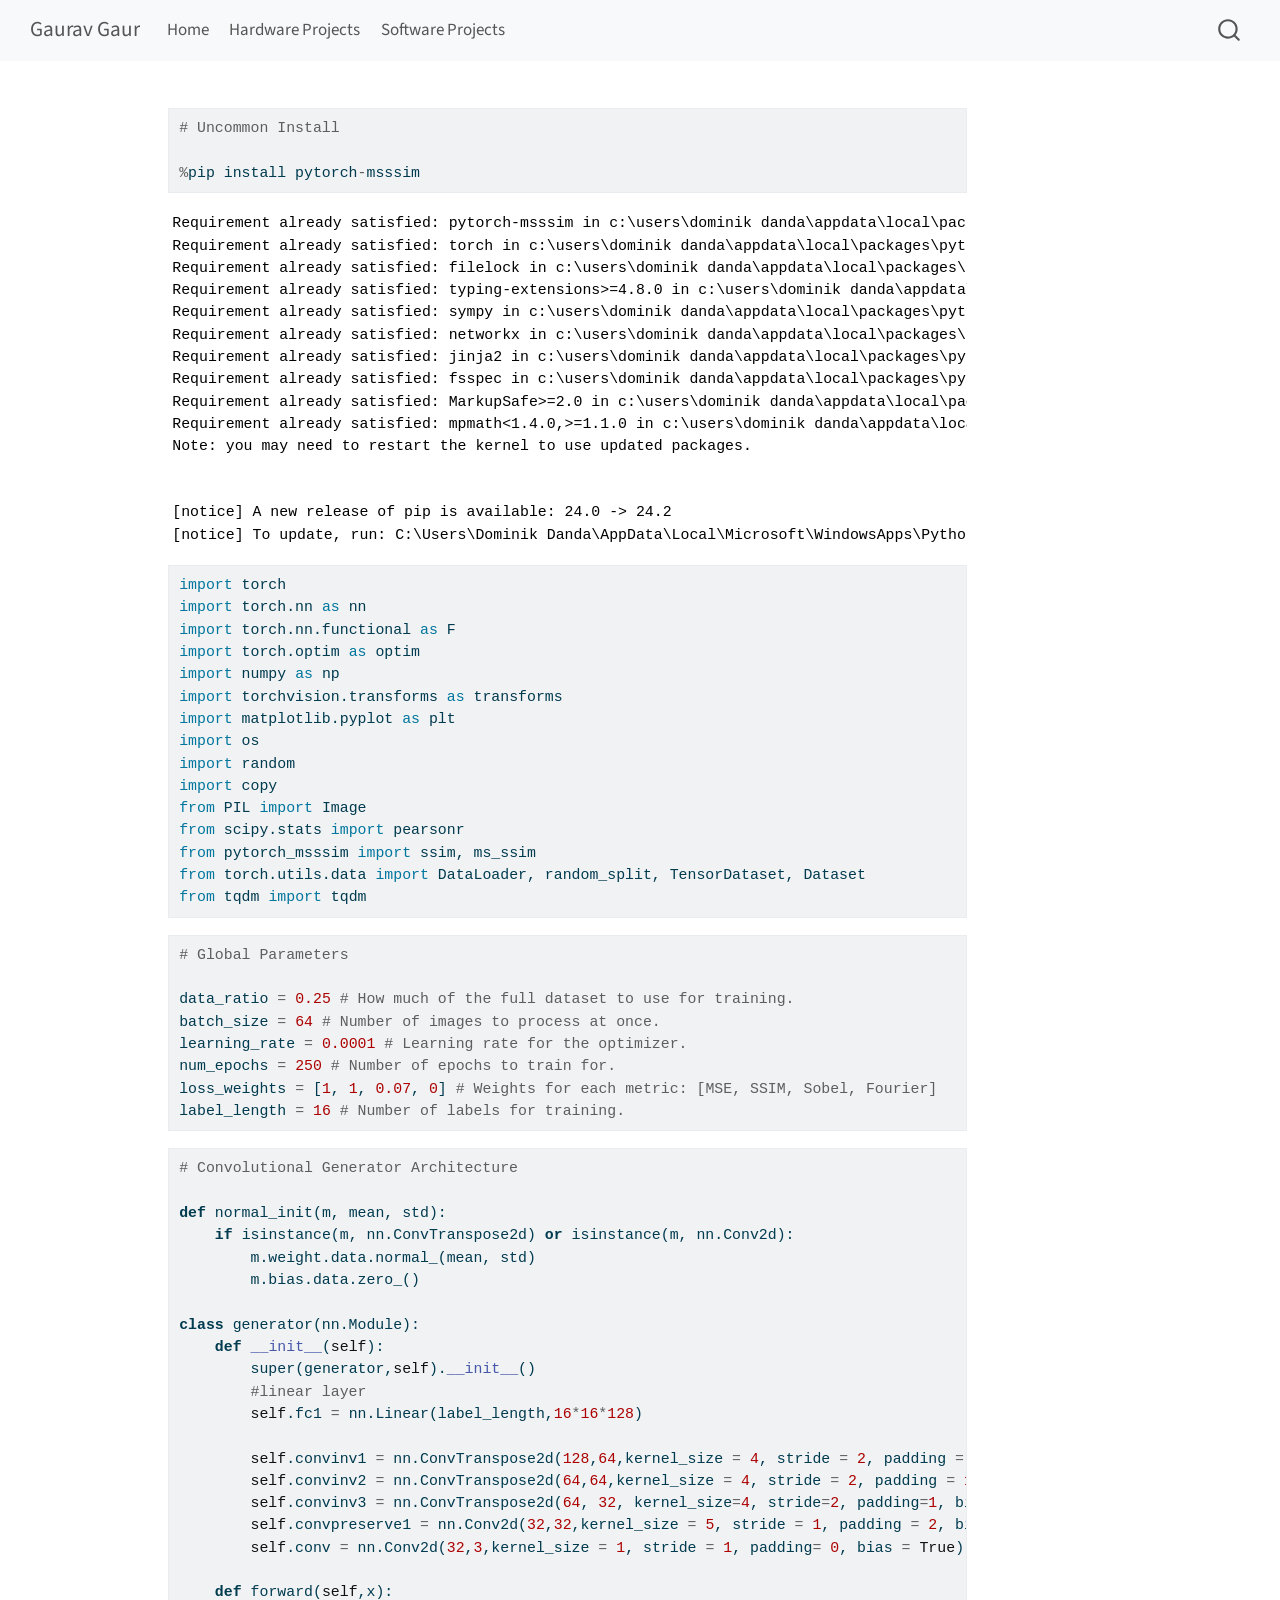
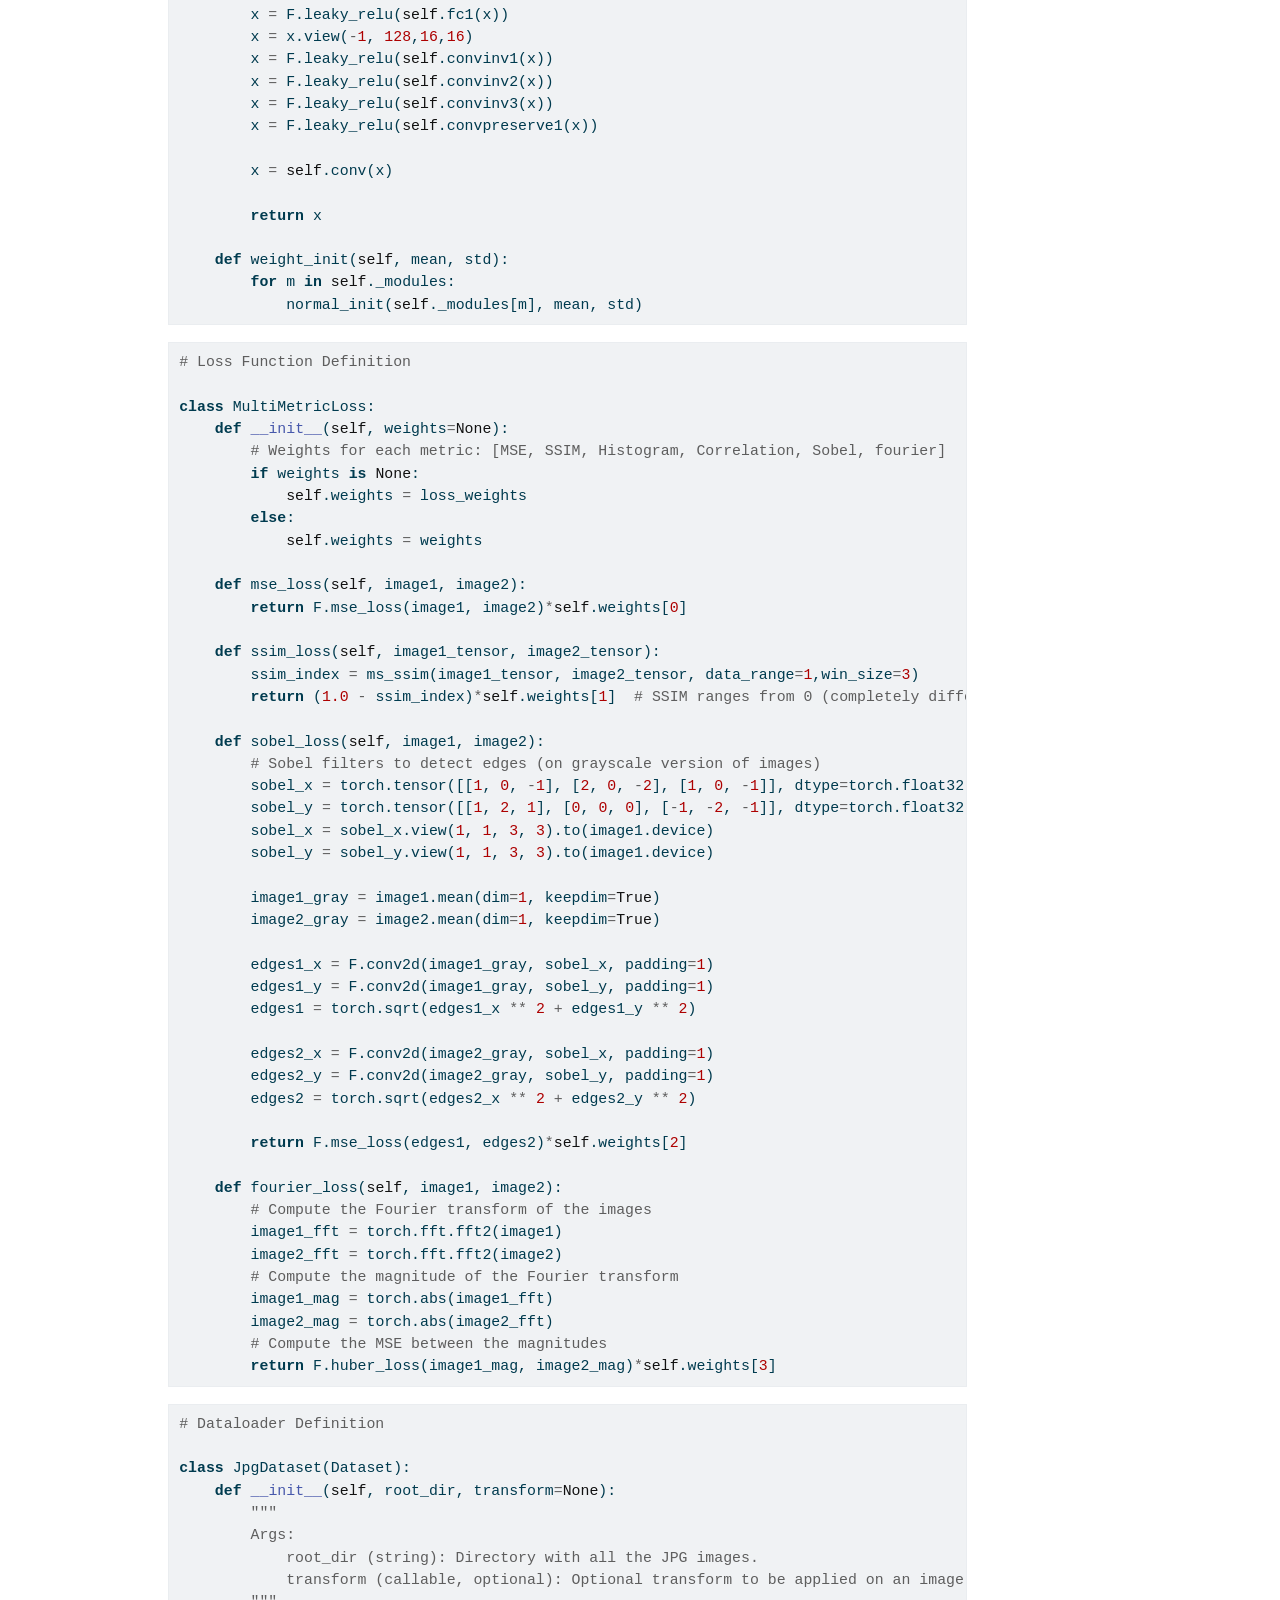
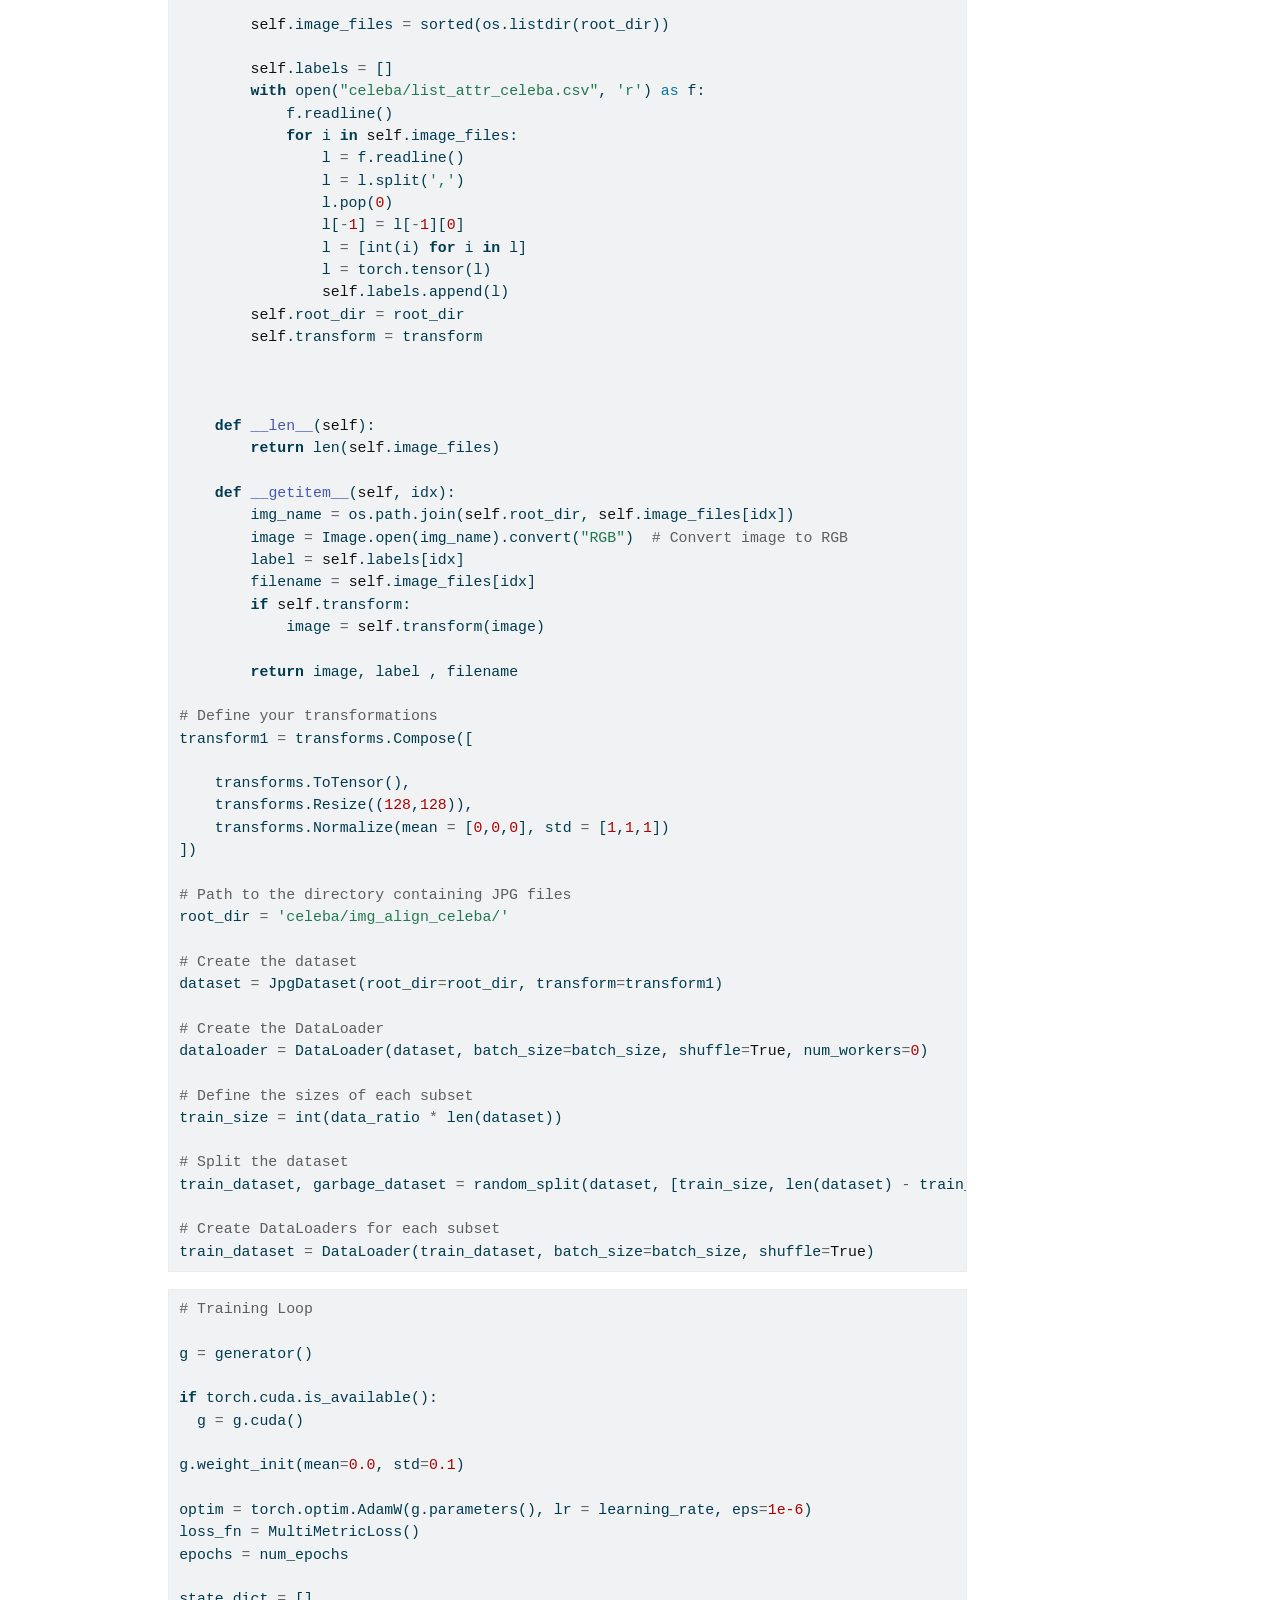
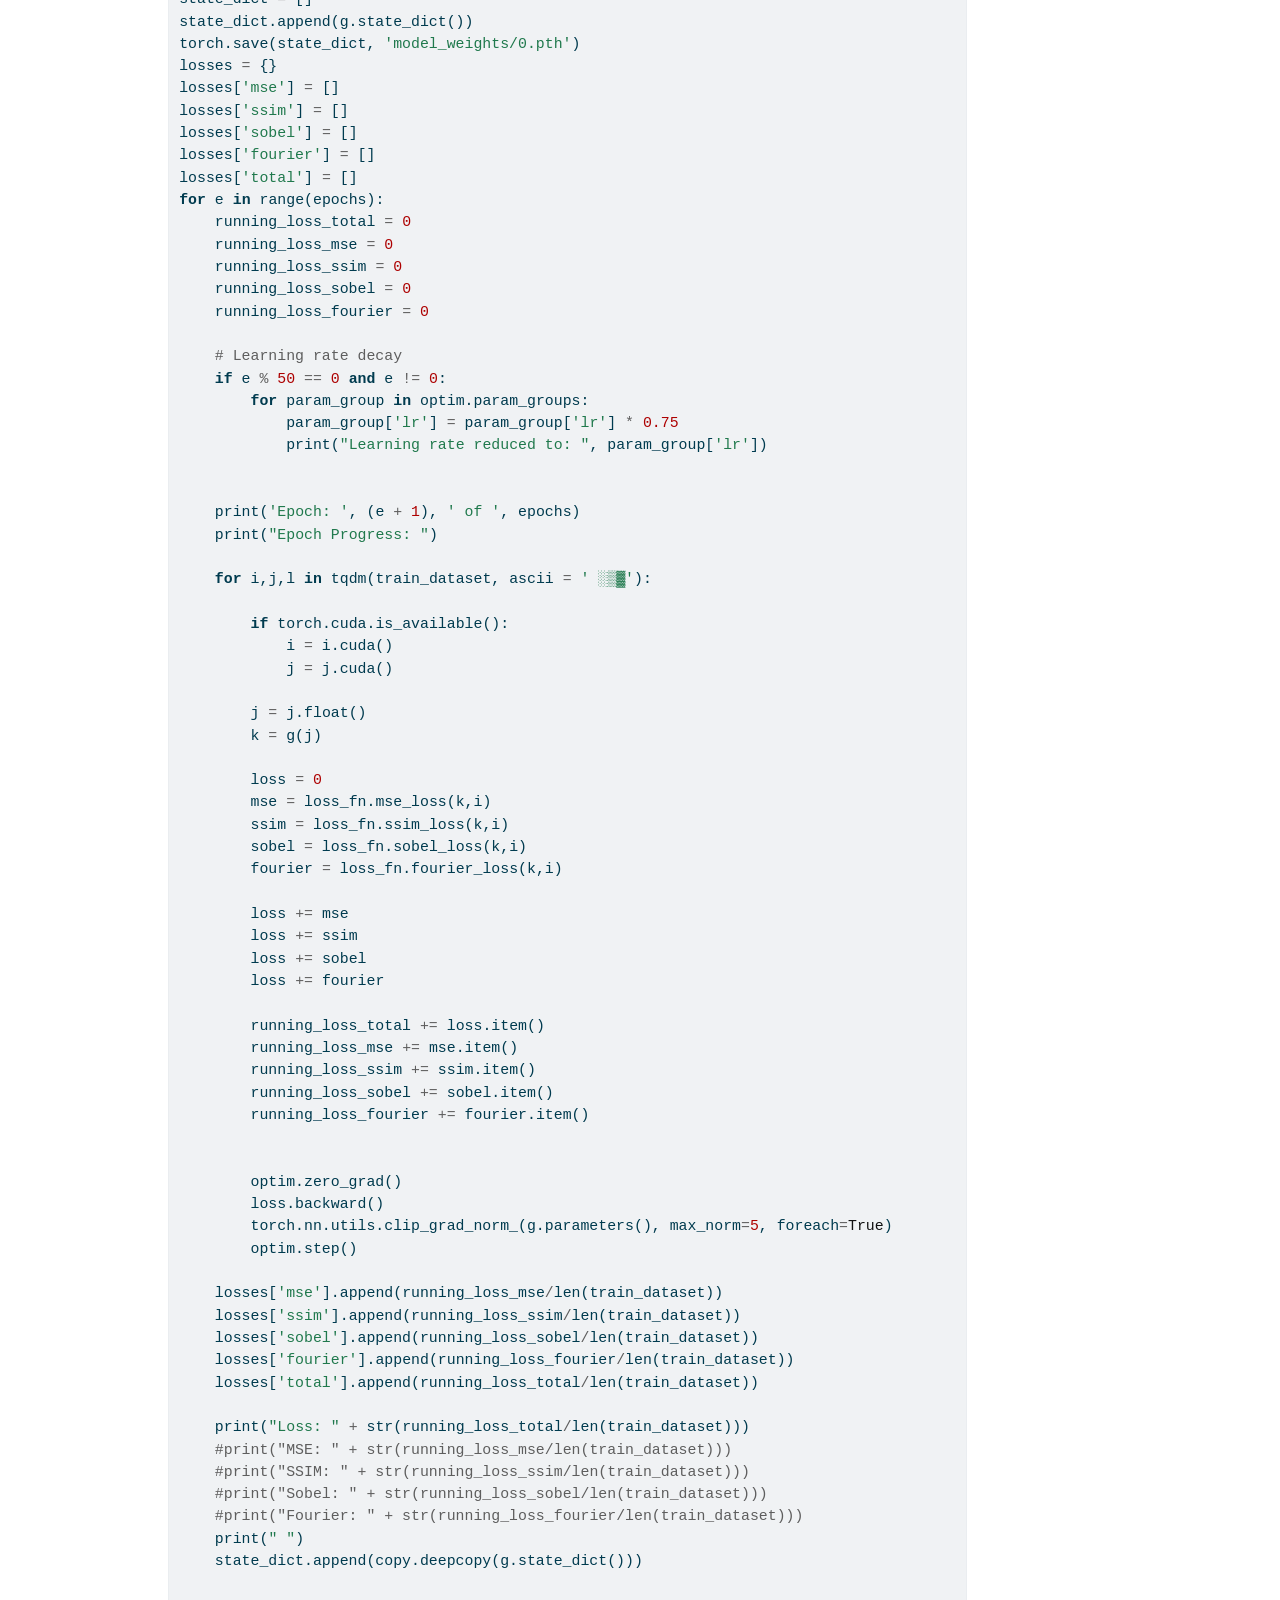
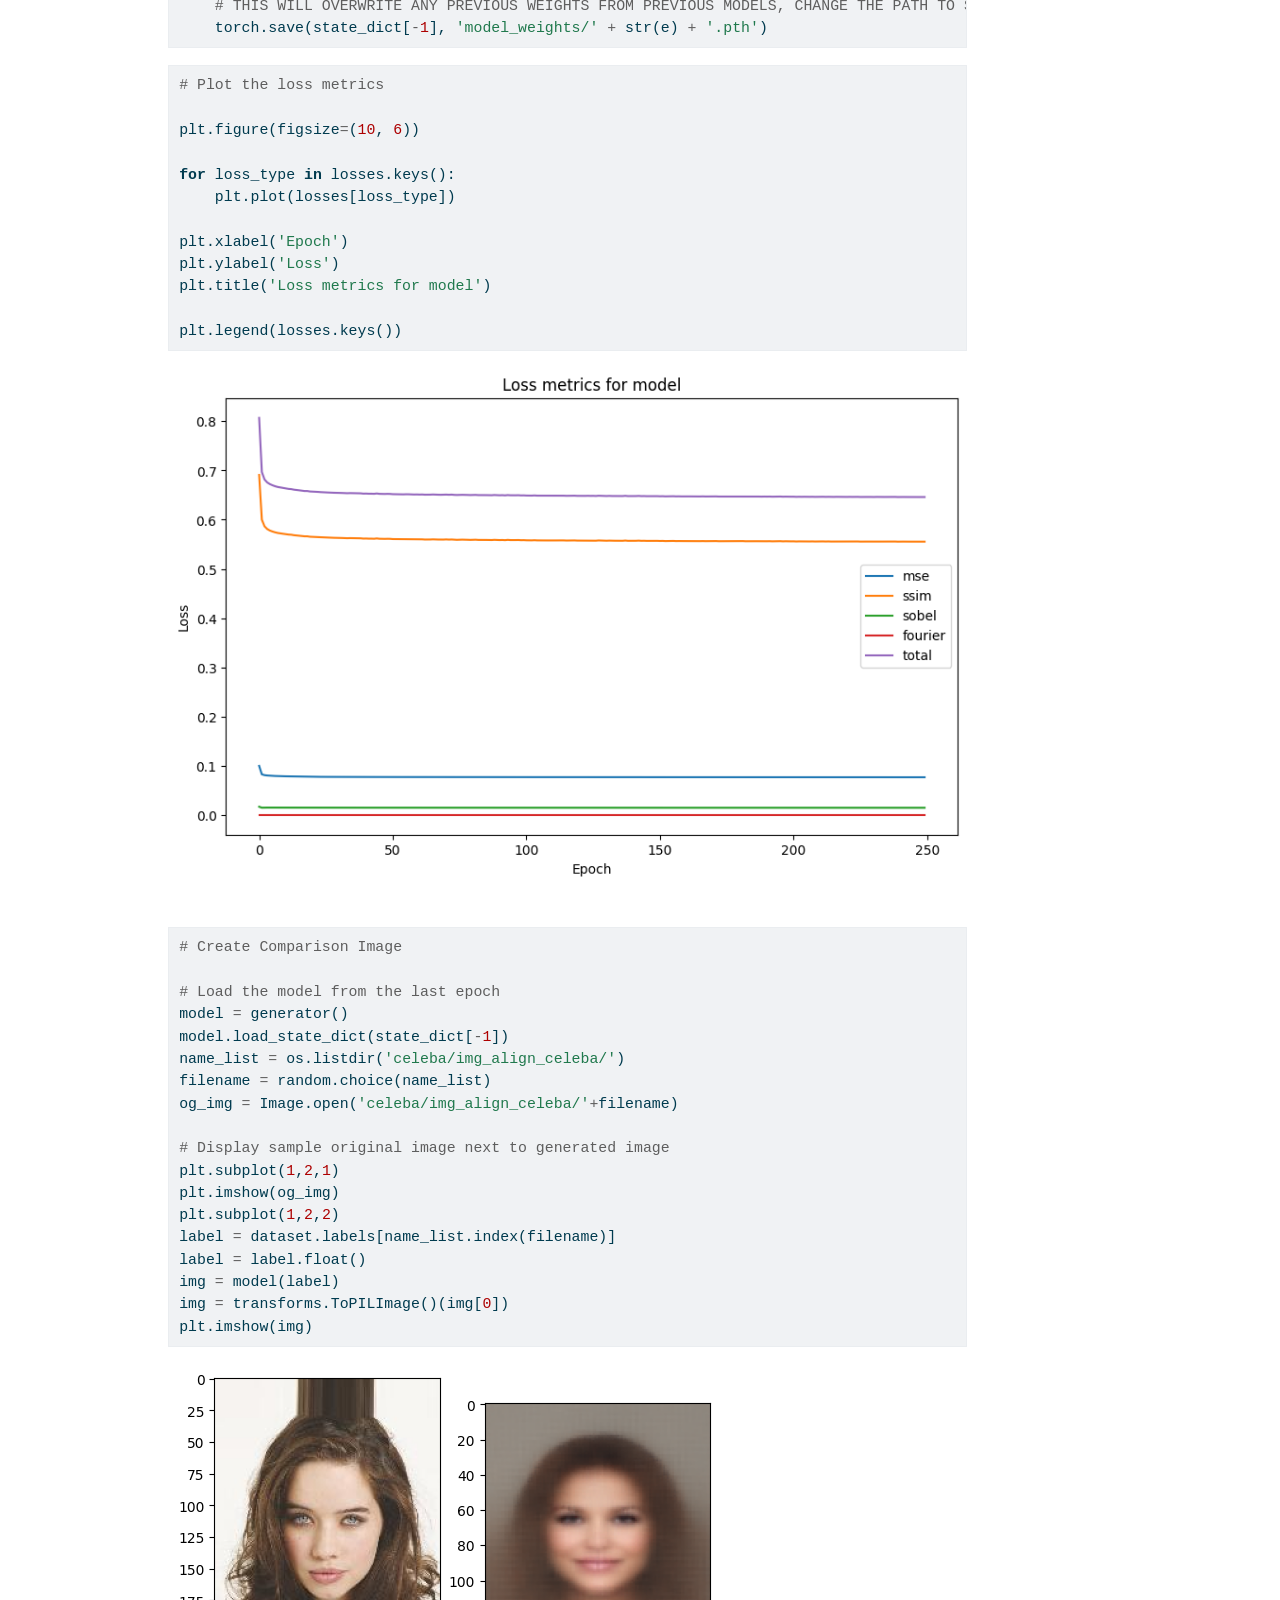
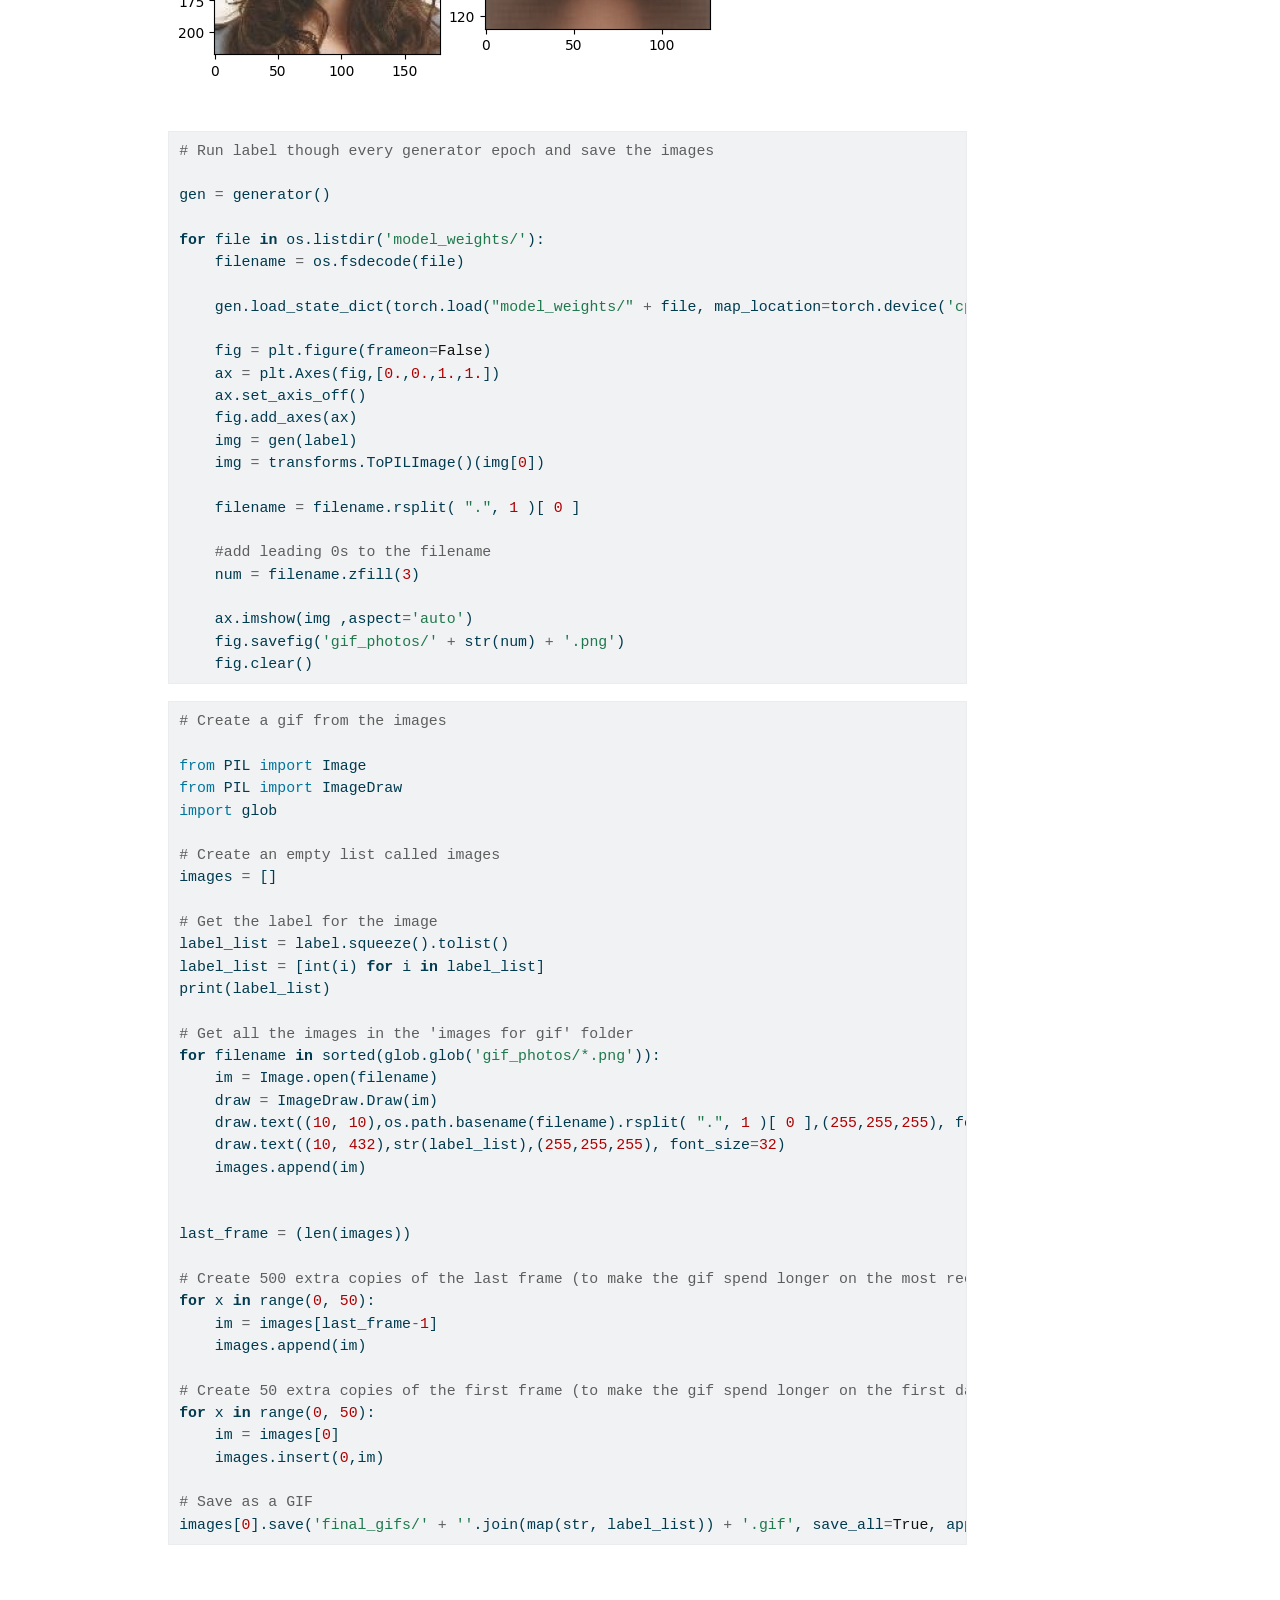
<file: Suspect Analysis Project-20241228T024040Z-001/Suspect Analysis Project/ModelTraining/deconvolutionalGenerator.html>
<!DOCTYPE html>
<html xmlns="http://www.w3.org/1999/xhtml" lang="en" xml:lang="en"><head>

<meta charset="utf-8">
<meta name="generator" content="quarto-1.6.39">

<meta name="viewport" content="width=device-width, initial-scale=1.0, user-scalable=yes">


<title>deconvolutionalgenerator – Gaurav Gaur</title>
<style>
code{white-space: pre-wrap;}
span.smallcaps{font-variant: small-caps;}
div.columns{display: flex; gap: min(4vw, 1.5em);}
div.column{flex: auto; overflow-x: auto;}
div.hanging-indent{margin-left: 1.5em; text-indent: -1.5em;}
ul.task-list{list-style: none;}
ul.task-list li input[type="checkbox"] {
  width: 0.8em;
  margin: 0 0.8em 0.2em -1em; /* quarto-specific, see https://github.com/quarto-dev/quarto-cli/issues/4556 */ 
  vertical-align: middle;
}
/* CSS for syntax highlighting */
pre > code.sourceCode { white-space: pre; position: relative; }
pre > code.sourceCode > span { line-height: 1.25; }
pre > code.sourceCode > span:empty { height: 1.2em; }
.sourceCode { overflow: visible; }
code.sourceCode > span { color: inherit; text-decoration: inherit; }
div.sourceCode { margin: 1em 0; }
pre.sourceCode { margin: 0; }
@media screen {
div.sourceCode { overflow: auto; }
}
@media print {
pre > code.sourceCode { white-space: pre-wrap; }
pre > code.sourceCode > span { display: inline-block; text-indent: -5em; padding-left: 5em; }
}
pre.numberSource code
  { counter-reset: source-line 0; }
pre.numberSource code > span
  { position: relative; left: -4em; counter-increment: source-line; }
pre.numberSource code > span > a:first-child::before
  { content: counter(source-line);
    position: relative; left: -1em; text-align: right; vertical-align: baseline;
    border: none; display: inline-block;
    -webkit-touch-callout: none; -webkit-user-select: none;
    -khtml-user-select: none; -moz-user-select: none;
    -ms-user-select: none; user-select: none;
    padding: 0 4px; width: 4em;
  }
pre.numberSource { margin-left: 3em;  padding-left: 4px; }
div.sourceCode
  {   }
@media screen {
pre > code.sourceCode > span > a:first-child::before { text-decoration: underline; }
}
</style>


<script src="../../../site_libs/quarto-nav/quarto-nav.js"></script>
<script src="../../../site_libs/quarto-nav/headroom.min.js"></script>
<script src="../../../site_libs/clipboard/clipboard.min.js"></script>
<script src="../../../site_libs/quarto-search/autocomplete.umd.js"></script>
<script src="../../../site_libs/quarto-search/fuse.min.js"></script>
<script src="../../../site_libs/quarto-search/quarto-search.js"></script>
<meta name="quarto:offset" content="../../../">
<script src="../../../site_libs/quarto-html/quarto.js"></script>
<script src="../../../site_libs/quarto-html/popper.min.js"></script>
<script src="../../../site_libs/quarto-html/tippy.umd.min.js"></script>
<script src="../../../site_libs/quarto-html/anchor.min.js"></script>
<link href="../../../site_libs/quarto-html/tippy.css" rel="stylesheet">
<link href="../../../site_libs/quarto-html/quarto-syntax-highlighting-e26003cea8cd680ca0c55a263523d882.css" rel="stylesheet" id="quarto-text-highlighting-styles">
<script src="../../../site_libs/bootstrap/bootstrap.min.js"></script>
<link href="../../../site_libs/bootstrap/bootstrap-icons.css" rel="stylesheet">
<link href="../../../site_libs/bootstrap/bootstrap-efa7e98065a4cd6c620c8244014e517a.min.css" rel="stylesheet" append-hash="true" id="quarto-bootstrap" data-mode="light">
<script id="quarto-search-options" type="application/json">{
  "location": "navbar",
  "copy-button": false,
  "collapse-after": 3,
  "panel-placement": "end",
  "type": "overlay",
  "limit": 50,
  "keyboard-shortcut": [
    "f",
    "/",
    "s"
  ],
  "show-item-context": false,
  "language": {
    "search-no-results-text": "No results",
    "search-matching-documents-text": "matching documents",
    "search-copy-link-title": "Copy link to search",
    "search-hide-matches-text": "Hide additional matches",
    "search-more-match-text": "more match in this document",
    "search-more-matches-text": "more matches in this document",
    "search-clear-button-title": "Clear",
    "search-text-placeholder": "",
    "search-detached-cancel-button-title": "Cancel",
    "search-submit-button-title": "Submit",
    "search-label": "Search"
  }
}</script>


<link rel="stylesheet" href="../../../styles.css">
<meta property="og:title" content="Gaurav Gaur">
<meta property="og:image" content="https://1gaurg1.github.io/Suspect Analysis Project-20241228T024040Z-001/Suspect Analysis Project/ModelTraining/deconvolutionalGenerator_files/figure-html/cell-9-output-1.png">
<meta property="og:site_name" content="Gaurav Gaur">
<meta property="og:image:height" content="547">
<meta property="og:image:width" content="846">
</head>

<body class="nav-fixed">

<div id="quarto-search-results"></div>
  <header id="quarto-header" class="headroom fixed-top">
    <nav class="navbar navbar-expand-lg " data-bs-theme="dark">
      <div class="navbar-container container-fluid">
      <div class="navbar-brand-container mx-auto">
    <a class="navbar-brand" href="../../../index.html">
    <span class="navbar-title">Gaurav Gaur</span>
    </a>
  </div>
            <div id="quarto-search" class="" title="Search"></div>
          <button class="navbar-toggler" type="button" data-bs-toggle="collapse" data-bs-target="#navbarCollapse" aria-controls="navbarCollapse" role="menu" aria-expanded="false" aria-label="Toggle navigation" onclick="if (window.quartoToggleHeadroom) { window.quartoToggleHeadroom(); }">
  <span class="navbar-toggler-icon"></span>
</button>
          <div class="collapse navbar-collapse" id="navbarCollapse">
            <ul class="navbar-nav navbar-nav-scroll me-auto">
  <li class="nav-item">
    <a class="nav-link" href="../../../index.html"> 
<span class="menu-text">Home</span></a>
  </li>  
  <li class="nav-item">
    <a class="nav-link" href="../../../hardware.html"> 
<span class="menu-text">Hardware Projects</span></a>
  </li>  
  <li class="nav-item">
    <a class="nav-link" href="../../../software.html"> 
<span class="menu-text">Software Projects</span></a>
  </li>  
</ul>
          </div> <!-- /navcollapse -->
            <div class="quarto-navbar-tools">
</div>
      </div> <!-- /container-fluid -->
    </nav>
</header>
<!-- content -->
<div id="quarto-content" class="quarto-container page-columns page-rows-contents page-layout-article page-navbar">
<!-- sidebar -->
<!-- margin-sidebar -->
    <div id="quarto-margin-sidebar" class="sidebar margin-sidebar zindex-bottom">
        
    </div>
<!-- main -->
<main class="content" id="quarto-document-content"><header id="title-block-header" class="quarto-title-block"></header>




<div id="cell-0" class="cell" data-execution_count="1">
<div class="sourceCode cell-code" id="cb1"><pre class="sourceCode python code-with-copy"><code class="sourceCode python"><span id="cb1-1"><a href="#cb1-1" aria-hidden="true" tabindex="-1"></a><span class="co"># Uncommon Install</span></span>
<span id="cb1-2"><a href="#cb1-2" aria-hidden="true" tabindex="-1"></a></span>
<span id="cb1-3"><a href="#cb1-3" aria-hidden="true" tabindex="-1"></a><span class="op">%</span>pip install pytorch<span class="op">-</span>msssim</span></code><button title="Copy to Clipboard" class="code-copy-button"><i class="bi"></i></button></pre></div>
<div class="cell-output cell-output-stdout">
<pre><code>Requirement already satisfied: pytorch-msssim in c:\users\dominik danda\appdata\local\packages\pythonsoftwarefoundation.python.3.11_qbz5n2kfra8p0\localcache\local-packages\python311\site-packages (1.0.0)
Requirement already satisfied: torch in c:\users\dominik danda\appdata\local\packages\pythonsoftwarefoundation.python.3.11_qbz5n2kfra8p0\localcache\local-packages\python311\site-packages (from pytorch-msssim) (2.2.2+cu121)
Requirement already satisfied: filelock in c:\users\dominik danda\appdata\local\packages\pythonsoftwarefoundation.python.3.11_qbz5n2kfra8p0\localcache\local-packages\python311\site-packages (from torch-&gt;pytorch-msssim) (3.15.4)
Requirement already satisfied: typing-extensions&gt;=4.8.0 in c:\users\dominik danda\appdata\local\packages\pythonsoftwarefoundation.python.3.11_qbz5n2kfra8p0\localcache\local-packages\python311\site-packages (from torch-&gt;pytorch-msssim) (4.12.2)
Requirement already satisfied: sympy in c:\users\dominik danda\appdata\local\packages\pythonsoftwarefoundation.python.3.11_qbz5n2kfra8p0\localcache\local-packages\python311\site-packages (from torch-&gt;pytorch-msssim) (1.12.1)
Requirement already satisfied: networkx in c:\users\dominik danda\appdata\local\packages\pythonsoftwarefoundation.python.3.11_qbz5n2kfra8p0\localcache\local-packages\python311\site-packages (from torch-&gt;pytorch-msssim) (3.3)
Requirement already satisfied: jinja2 in c:\users\dominik danda\appdata\local\packages\pythonsoftwarefoundation.python.3.11_qbz5n2kfra8p0\localcache\local-packages\python311\site-packages (from torch-&gt;pytorch-msssim) (3.1.4)
Requirement already satisfied: fsspec in c:\users\dominik danda\appdata\local\packages\pythonsoftwarefoundation.python.3.11_qbz5n2kfra8p0\localcache\local-packages\python311\site-packages (from torch-&gt;pytorch-msssim) (2024.6.1)
Requirement already satisfied: MarkupSafe&gt;=2.0 in c:\users\dominik danda\appdata\local\packages\pythonsoftwarefoundation.python.3.11_qbz5n2kfra8p0\localcache\local-packages\python311\site-packages (from jinja2-&gt;torch-&gt;pytorch-msssim) (2.1.5)
Requirement already satisfied: mpmath&lt;1.4.0,&gt;=1.1.0 in c:\users\dominik danda\appdata\local\packages\pythonsoftwarefoundation.python.3.11_qbz5n2kfra8p0\localcache\local-packages\python311\site-packages (from sympy-&gt;torch-&gt;pytorch-msssim) (1.3.0)
Note: you may need to restart the kernel to use updated packages.</code></pre>
</div>
<div class="cell-output cell-output-stderr">
<pre><code>
[notice] A new release of pip is available: 24.0 -&gt; 24.2
[notice] To update, run: C:\Users\Dominik Danda\AppData\Local\Microsoft\WindowsApps\PythonSoftwareFoundation.Python.3.11_qbz5n2kfra8p0\python.exe -m pip install --upgrade pip</code></pre>
</div>
</div>
<div id="cell-1" class="cell" data-execution_count="2">
<div class="sourceCode cell-code" id="cb4"><pre class="sourceCode python code-with-copy"><code class="sourceCode python"><span id="cb4-1"><a href="#cb4-1" aria-hidden="true" tabindex="-1"></a><span class="im">import</span> torch</span>
<span id="cb4-2"><a href="#cb4-2" aria-hidden="true" tabindex="-1"></a><span class="im">import</span> torch.nn <span class="im">as</span> nn</span>
<span id="cb4-3"><a href="#cb4-3" aria-hidden="true" tabindex="-1"></a><span class="im">import</span> torch.nn.functional <span class="im">as</span> F</span>
<span id="cb4-4"><a href="#cb4-4" aria-hidden="true" tabindex="-1"></a><span class="im">import</span> torch.optim <span class="im">as</span> optim</span>
<span id="cb4-5"><a href="#cb4-5" aria-hidden="true" tabindex="-1"></a><span class="im">import</span> numpy <span class="im">as</span> np</span>
<span id="cb4-6"><a href="#cb4-6" aria-hidden="true" tabindex="-1"></a><span class="im">import</span> torchvision.transforms <span class="im">as</span> transforms</span>
<span id="cb4-7"><a href="#cb4-7" aria-hidden="true" tabindex="-1"></a><span class="im">import</span> matplotlib.pyplot <span class="im">as</span> plt</span>
<span id="cb4-8"><a href="#cb4-8" aria-hidden="true" tabindex="-1"></a><span class="im">import</span> os</span>
<span id="cb4-9"><a href="#cb4-9" aria-hidden="true" tabindex="-1"></a><span class="im">import</span> random</span>
<span id="cb4-10"><a href="#cb4-10" aria-hidden="true" tabindex="-1"></a><span class="im">import</span> copy</span>
<span id="cb4-11"><a href="#cb4-11" aria-hidden="true" tabindex="-1"></a><span class="im">from</span> PIL <span class="im">import</span> Image</span>
<span id="cb4-12"><a href="#cb4-12" aria-hidden="true" tabindex="-1"></a><span class="im">from</span> scipy.stats <span class="im">import</span> pearsonr</span>
<span id="cb4-13"><a href="#cb4-13" aria-hidden="true" tabindex="-1"></a><span class="im">from</span> pytorch_msssim <span class="im">import</span> ssim, ms_ssim</span>
<span id="cb4-14"><a href="#cb4-14" aria-hidden="true" tabindex="-1"></a><span class="im">from</span> torch.utils.data <span class="im">import</span> DataLoader, random_split, TensorDataset, Dataset</span>
<span id="cb4-15"><a href="#cb4-15" aria-hidden="true" tabindex="-1"></a><span class="im">from</span> tqdm <span class="im">import</span> tqdm</span></code><button title="Copy to Clipboard" class="code-copy-button"><i class="bi"></i></button></pre></div>
</div>
<div id="cell-2" class="cell" data-execution_count="3">
<div class="sourceCode cell-code" id="cb5"><pre class="sourceCode python code-with-copy"><code class="sourceCode python"><span id="cb5-1"><a href="#cb5-1" aria-hidden="true" tabindex="-1"></a><span class="co"># Global Parameters</span></span>
<span id="cb5-2"><a href="#cb5-2" aria-hidden="true" tabindex="-1"></a></span>
<span id="cb5-3"><a href="#cb5-3" aria-hidden="true" tabindex="-1"></a>data_ratio <span class="op">=</span> <span class="fl">0.25</span> <span class="co"># How much of the full dataset to use for training.</span></span>
<span id="cb5-4"><a href="#cb5-4" aria-hidden="true" tabindex="-1"></a>batch_size <span class="op">=</span> <span class="dv">64</span> <span class="co"># Number of images to process at once.</span></span>
<span id="cb5-5"><a href="#cb5-5" aria-hidden="true" tabindex="-1"></a>learning_rate <span class="op">=</span> <span class="fl">0.0001</span> <span class="co"># Learning rate for the optimizer.</span></span>
<span id="cb5-6"><a href="#cb5-6" aria-hidden="true" tabindex="-1"></a>num_epochs <span class="op">=</span> <span class="dv">250</span> <span class="co"># Number of epochs to train for.</span></span>
<span id="cb5-7"><a href="#cb5-7" aria-hidden="true" tabindex="-1"></a>loss_weights <span class="op">=</span> [<span class="dv">1</span>, <span class="dv">1</span>, <span class="fl">0.07</span>, <span class="dv">0</span>] <span class="co"># Weights for each metric: [MSE, SSIM, Sobel, Fourier]</span></span>
<span id="cb5-8"><a href="#cb5-8" aria-hidden="true" tabindex="-1"></a>label_length <span class="op">=</span> <span class="dv">16</span> <span class="co"># Number of labels for training.</span></span></code><button title="Copy to Clipboard" class="code-copy-button"><i class="bi"></i></button></pre></div>
</div>
<div id="cell-3" class="cell" data-execution_count="4">
<div class="sourceCode cell-code" id="cb6"><pre class="sourceCode python code-with-copy"><code class="sourceCode python"><span id="cb6-1"><a href="#cb6-1" aria-hidden="true" tabindex="-1"></a><span class="co"># Convolutional Generator Architecture</span></span>
<span id="cb6-2"><a href="#cb6-2" aria-hidden="true" tabindex="-1"></a></span>
<span id="cb6-3"><a href="#cb6-3" aria-hidden="true" tabindex="-1"></a><span class="kw">def</span> normal_init(m, mean, std):</span>
<span id="cb6-4"><a href="#cb6-4" aria-hidden="true" tabindex="-1"></a>    <span class="cf">if</span> <span class="bu">isinstance</span>(m, nn.ConvTranspose2d) <span class="kw">or</span> <span class="bu">isinstance</span>(m, nn.Conv2d):</span>
<span id="cb6-5"><a href="#cb6-5" aria-hidden="true" tabindex="-1"></a>        m.weight.data.normal_(mean, std)</span>
<span id="cb6-6"><a href="#cb6-6" aria-hidden="true" tabindex="-1"></a>        m.bias.data.zero_()</span>
<span id="cb6-7"><a href="#cb6-7" aria-hidden="true" tabindex="-1"></a></span>
<span id="cb6-8"><a href="#cb6-8" aria-hidden="true" tabindex="-1"></a><span class="kw">class</span> generator(nn.Module): </span>
<span id="cb6-9"><a href="#cb6-9" aria-hidden="true" tabindex="-1"></a>    <span class="kw">def</span> <span class="fu">__init__</span>(<span class="va">self</span>):</span>
<span id="cb6-10"><a href="#cb6-10" aria-hidden="true" tabindex="-1"></a>        <span class="bu">super</span>(generator,<span class="va">self</span>).<span class="fu">__init__</span>()</span>
<span id="cb6-11"><a href="#cb6-11" aria-hidden="true" tabindex="-1"></a>        <span class="co">#linear layer</span></span>
<span id="cb6-12"><a href="#cb6-12" aria-hidden="true" tabindex="-1"></a>        <span class="va">self</span>.fc1 <span class="op">=</span> nn.Linear(label_length,<span class="dv">16</span><span class="op">*</span><span class="dv">16</span><span class="op">*</span><span class="dv">128</span>)</span>
<span id="cb6-13"><a href="#cb6-13" aria-hidden="true" tabindex="-1"></a>        </span>
<span id="cb6-14"><a href="#cb6-14" aria-hidden="true" tabindex="-1"></a>        <span class="va">self</span>.convinv1 <span class="op">=</span> nn.ConvTranspose2d(<span class="dv">128</span>,<span class="dv">64</span>,kernel_size <span class="op">=</span> <span class="dv">4</span>, stride <span class="op">=</span> <span class="dv">2</span>, padding <span class="op">=</span> <span class="dv">1</span>, bias <span class="op">=</span> <span class="va">True</span>) <span class="co">#128*16*16 -&gt; 64*32*32</span></span>
<span id="cb6-15"><a href="#cb6-15" aria-hidden="true" tabindex="-1"></a>        <span class="va">self</span>.convinv2 <span class="op">=</span> nn.ConvTranspose2d(<span class="dv">64</span>,<span class="dv">64</span>,kernel_size <span class="op">=</span> <span class="dv">4</span>, stride <span class="op">=</span> <span class="dv">2</span>, padding <span class="op">=</span> <span class="dv">1</span>, bias <span class="op">=</span> <span class="va">True</span>) <span class="co">#64*32*32 -&gt; 64*64*64</span></span>
<span id="cb6-16"><a href="#cb6-16" aria-hidden="true" tabindex="-1"></a>        <span class="va">self</span>.convinv3 <span class="op">=</span> nn.ConvTranspose2d(<span class="dv">64</span>, <span class="dv">32</span>, kernel_size<span class="op">=</span><span class="dv">4</span>, stride<span class="op">=</span><span class="dv">2</span>, padding<span class="op">=</span><span class="dv">1</span>, bias <span class="op">=</span> <span class="va">True</span>) <span class="co">#64*64*64 -&gt; 128*128*32</span></span>
<span id="cb6-17"><a href="#cb6-17" aria-hidden="true" tabindex="-1"></a>        <span class="va">self</span>.convpreserve1 <span class="op">=</span> nn.Conv2d(<span class="dv">32</span>,<span class="dv">32</span>,kernel_size <span class="op">=</span> <span class="dv">5</span>, stride <span class="op">=</span> <span class="dv">1</span>, padding <span class="op">=</span> <span class="dv">2</span>, bias <span class="op">=</span> <span class="va">True</span>) <span class="co">#128*128*32 -&gt; 128*128*32</span></span>
<span id="cb6-18"><a href="#cb6-18" aria-hidden="true" tabindex="-1"></a>        <span class="va">self</span>.conv <span class="op">=</span> nn.Conv2d(<span class="dv">32</span>,<span class="dv">3</span>,kernel_size <span class="op">=</span> <span class="dv">1</span>, stride <span class="op">=</span> <span class="dv">1</span>, padding<span class="op">=</span> <span class="dv">0</span>, bias <span class="op">=</span> <span class="va">True</span>) <span class="co">#128*128*64 -&gt; 128*128*3</span></span>
<span id="cb6-19"><a href="#cb6-19" aria-hidden="true" tabindex="-1"></a>    </span>
<span id="cb6-20"><a href="#cb6-20" aria-hidden="true" tabindex="-1"></a>    <span class="kw">def</span> forward(<span class="va">self</span>,x):</span>
<span id="cb6-21"><a href="#cb6-21" aria-hidden="true" tabindex="-1"></a>        x <span class="op">=</span> F.leaky_relu(<span class="va">self</span>.fc1(x))</span>
<span id="cb6-22"><a href="#cb6-22" aria-hidden="true" tabindex="-1"></a>        x <span class="op">=</span> x.view(<span class="op">-</span><span class="dv">1</span>, <span class="dv">128</span>,<span class="dv">16</span>,<span class="dv">16</span>)</span>
<span id="cb6-23"><a href="#cb6-23" aria-hidden="true" tabindex="-1"></a>        x <span class="op">=</span> F.leaky_relu(<span class="va">self</span>.convinv1(x))</span>
<span id="cb6-24"><a href="#cb6-24" aria-hidden="true" tabindex="-1"></a>        x <span class="op">=</span> F.leaky_relu(<span class="va">self</span>.convinv2(x))</span>
<span id="cb6-25"><a href="#cb6-25" aria-hidden="true" tabindex="-1"></a>        x <span class="op">=</span> F.leaky_relu(<span class="va">self</span>.convinv3(x))</span>
<span id="cb6-26"><a href="#cb6-26" aria-hidden="true" tabindex="-1"></a>        x <span class="op">=</span> F.leaky_relu(<span class="va">self</span>.convpreserve1(x))</span>
<span id="cb6-27"><a href="#cb6-27" aria-hidden="true" tabindex="-1"></a>        </span>
<span id="cb6-28"><a href="#cb6-28" aria-hidden="true" tabindex="-1"></a>        x <span class="op">=</span> <span class="va">self</span>.conv(x)</span>
<span id="cb6-29"><a href="#cb6-29" aria-hidden="true" tabindex="-1"></a>        </span>
<span id="cb6-30"><a href="#cb6-30" aria-hidden="true" tabindex="-1"></a>        <span class="cf">return</span> x</span>
<span id="cb6-31"><a href="#cb6-31" aria-hidden="true" tabindex="-1"></a>    </span>
<span id="cb6-32"><a href="#cb6-32" aria-hidden="true" tabindex="-1"></a>    <span class="kw">def</span> weight_init(<span class="va">self</span>, mean, std):</span>
<span id="cb6-33"><a href="#cb6-33" aria-hidden="true" tabindex="-1"></a>        <span class="cf">for</span> m <span class="kw">in</span> <span class="va">self</span>._modules:</span>
<span id="cb6-34"><a href="#cb6-34" aria-hidden="true" tabindex="-1"></a>            normal_init(<span class="va">self</span>._modules[m], mean, std)</span></code><button title="Copy to Clipboard" class="code-copy-button"><i class="bi"></i></button></pre></div>
</div>
<div id="cell-4" class="cell" data-execution_count="5">
<div class="sourceCode cell-code" id="cb7"><pre class="sourceCode python code-with-copy"><code class="sourceCode python"><span id="cb7-1"><a href="#cb7-1" aria-hidden="true" tabindex="-1"></a><span class="co"># Loss Function Definition</span></span>
<span id="cb7-2"><a href="#cb7-2" aria-hidden="true" tabindex="-1"></a></span>
<span id="cb7-3"><a href="#cb7-3" aria-hidden="true" tabindex="-1"></a><span class="kw">class</span> MultiMetricLoss:</span>
<span id="cb7-4"><a href="#cb7-4" aria-hidden="true" tabindex="-1"></a>    <span class="kw">def</span> <span class="fu">__init__</span>(<span class="va">self</span>, weights<span class="op">=</span><span class="va">None</span>):</span>
<span id="cb7-5"><a href="#cb7-5" aria-hidden="true" tabindex="-1"></a>        <span class="co"># Weights for each metric: [MSE, SSIM, Histogram, Correlation, Sobel, fourier]</span></span>
<span id="cb7-6"><a href="#cb7-6" aria-hidden="true" tabindex="-1"></a>        <span class="cf">if</span> weights <span class="kw">is</span> <span class="va">None</span>:</span>
<span id="cb7-7"><a href="#cb7-7" aria-hidden="true" tabindex="-1"></a>            <span class="va">self</span>.weights <span class="op">=</span> loss_weights</span>
<span id="cb7-8"><a href="#cb7-8" aria-hidden="true" tabindex="-1"></a>        <span class="cf">else</span>:</span>
<span id="cb7-9"><a href="#cb7-9" aria-hidden="true" tabindex="-1"></a>            <span class="va">self</span>.weights <span class="op">=</span> weights</span>
<span id="cb7-10"><a href="#cb7-10" aria-hidden="true" tabindex="-1"></a></span>
<span id="cb7-11"><a href="#cb7-11" aria-hidden="true" tabindex="-1"></a>    <span class="kw">def</span> mse_loss(<span class="va">self</span>, image1, image2):</span>
<span id="cb7-12"><a href="#cb7-12" aria-hidden="true" tabindex="-1"></a>        <span class="cf">return</span> F.mse_loss(image1, image2)<span class="op">*</span><span class="va">self</span>.weights[<span class="dv">0</span>]</span>
<span id="cb7-13"><a href="#cb7-13" aria-hidden="true" tabindex="-1"></a></span>
<span id="cb7-14"><a href="#cb7-14" aria-hidden="true" tabindex="-1"></a>    <span class="kw">def</span> ssim_loss(<span class="va">self</span>, image1_tensor, image2_tensor):</span>
<span id="cb7-15"><a href="#cb7-15" aria-hidden="true" tabindex="-1"></a>        ssim_index <span class="op">=</span> ms_ssim(image1_tensor, image2_tensor, data_range<span class="op">=</span><span class="dv">1</span>,win_size<span class="op">=</span><span class="dv">3</span>)</span>
<span id="cb7-16"><a href="#cb7-16" aria-hidden="true" tabindex="-1"></a>        <span class="cf">return</span> (<span class="fl">1.0</span> <span class="op">-</span> ssim_index)<span class="op">*</span><span class="va">self</span>.weights[<span class="dv">1</span>]  <span class="co"># SSIM ranges from 0 (completely different) to 1 (identical)</span></span>
<span id="cb7-17"><a href="#cb7-17" aria-hidden="true" tabindex="-1"></a></span>
<span id="cb7-18"><a href="#cb7-18" aria-hidden="true" tabindex="-1"></a>    <span class="kw">def</span> sobel_loss(<span class="va">self</span>, image1, image2):</span>
<span id="cb7-19"><a href="#cb7-19" aria-hidden="true" tabindex="-1"></a>        <span class="co"># Sobel filters to detect edges (on grayscale version of images)</span></span>
<span id="cb7-20"><a href="#cb7-20" aria-hidden="true" tabindex="-1"></a>        sobel_x <span class="op">=</span> torch.tensor([[<span class="dv">1</span>, <span class="dv">0</span>, <span class="op">-</span><span class="dv">1</span>], [<span class="dv">2</span>, <span class="dv">0</span>, <span class="op">-</span><span class="dv">2</span>], [<span class="dv">1</span>, <span class="dv">0</span>, <span class="op">-</span><span class="dv">1</span>]], dtype<span class="op">=</span>torch.float32)</span>
<span id="cb7-21"><a href="#cb7-21" aria-hidden="true" tabindex="-1"></a>        sobel_y <span class="op">=</span> torch.tensor([[<span class="dv">1</span>, <span class="dv">2</span>, <span class="dv">1</span>], [<span class="dv">0</span>, <span class="dv">0</span>, <span class="dv">0</span>], [<span class="op">-</span><span class="dv">1</span>, <span class="op">-</span><span class="dv">2</span>, <span class="op">-</span><span class="dv">1</span>]], dtype<span class="op">=</span>torch.float32)</span>
<span id="cb7-22"><a href="#cb7-22" aria-hidden="true" tabindex="-1"></a>        sobel_x <span class="op">=</span> sobel_x.view(<span class="dv">1</span>, <span class="dv">1</span>, <span class="dv">3</span>, <span class="dv">3</span>).to(image1.device)</span>
<span id="cb7-23"><a href="#cb7-23" aria-hidden="true" tabindex="-1"></a>        sobel_y <span class="op">=</span> sobel_y.view(<span class="dv">1</span>, <span class="dv">1</span>, <span class="dv">3</span>, <span class="dv">3</span>).to(image1.device)</span>
<span id="cb7-24"><a href="#cb7-24" aria-hidden="true" tabindex="-1"></a></span>
<span id="cb7-25"><a href="#cb7-25" aria-hidden="true" tabindex="-1"></a>        image1_gray <span class="op">=</span> image1.mean(dim<span class="op">=</span><span class="dv">1</span>, keepdim<span class="op">=</span><span class="va">True</span>)</span>
<span id="cb7-26"><a href="#cb7-26" aria-hidden="true" tabindex="-1"></a>        image2_gray <span class="op">=</span> image2.mean(dim<span class="op">=</span><span class="dv">1</span>, keepdim<span class="op">=</span><span class="va">True</span>)</span>
<span id="cb7-27"><a href="#cb7-27" aria-hidden="true" tabindex="-1"></a></span>
<span id="cb7-28"><a href="#cb7-28" aria-hidden="true" tabindex="-1"></a>        edges1_x <span class="op">=</span> F.conv2d(image1_gray, sobel_x, padding<span class="op">=</span><span class="dv">1</span>)</span>
<span id="cb7-29"><a href="#cb7-29" aria-hidden="true" tabindex="-1"></a>        edges1_y <span class="op">=</span> F.conv2d(image1_gray, sobel_y, padding<span class="op">=</span><span class="dv">1</span>)</span>
<span id="cb7-30"><a href="#cb7-30" aria-hidden="true" tabindex="-1"></a>        edges1 <span class="op">=</span> torch.sqrt(edges1_x <span class="op">**</span> <span class="dv">2</span> <span class="op">+</span> edges1_y <span class="op">**</span> <span class="dv">2</span>)</span>
<span id="cb7-31"><a href="#cb7-31" aria-hidden="true" tabindex="-1"></a></span>
<span id="cb7-32"><a href="#cb7-32" aria-hidden="true" tabindex="-1"></a>        edges2_x <span class="op">=</span> F.conv2d(image2_gray, sobel_x, padding<span class="op">=</span><span class="dv">1</span>)</span>
<span id="cb7-33"><a href="#cb7-33" aria-hidden="true" tabindex="-1"></a>        edges2_y <span class="op">=</span> F.conv2d(image2_gray, sobel_y, padding<span class="op">=</span><span class="dv">1</span>)</span>
<span id="cb7-34"><a href="#cb7-34" aria-hidden="true" tabindex="-1"></a>        edges2 <span class="op">=</span> torch.sqrt(edges2_x <span class="op">**</span> <span class="dv">2</span> <span class="op">+</span> edges2_y <span class="op">**</span> <span class="dv">2</span>)</span>
<span id="cb7-35"><a href="#cb7-35" aria-hidden="true" tabindex="-1"></a></span>
<span id="cb7-36"><a href="#cb7-36" aria-hidden="true" tabindex="-1"></a>        <span class="cf">return</span> F.mse_loss(edges1, edges2)<span class="op">*</span><span class="va">self</span>.weights[<span class="dv">2</span>]</span>
<span id="cb7-37"><a href="#cb7-37" aria-hidden="true" tabindex="-1"></a></span>
<span id="cb7-38"><a href="#cb7-38" aria-hidden="true" tabindex="-1"></a>    <span class="kw">def</span> fourier_loss(<span class="va">self</span>, image1, image2):</span>
<span id="cb7-39"><a href="#cb7-39" aria-hidden="true" tabindex="-1"></a>        <span class="co"># Compute the Fourier transform of the images</span></span>
<span id="cb7-40"><a href="#cb7-40" aria-hidden="true" tabindex="-1"></a>        image1_fft <span class="op">=</span> torch.fft.fft2(image1)</span>
<span id="cb7-41"><a href="#cb7-41" aria-hidden="true" tabindex="-1"></a>        image2_fft <span class="op">=</span> torch.fft.fft2(image2)</span>
<span id="cb7-42"><a href="#cb7-42" aria-hidden="true" tabindex="-1"></a>        <span class="co"># Compute the magnitude of the Fourier transform</span></span>
<span id="cb7-43"><a href="#cb7-43" aria-hidden="true" tabindex="-1"></a>        image1_mag <span class="op">=</span> torch.<span class="bu">abs</span>(image1_fft)</span>
<span id="cb7-44"><a href="#cb7-44" aria-hidden="true" tabindex="-1"></a>        image2_mag <span class="op">=</span> torch.<span class="bu">abs</span>(image2_fft)</span>
<span id="cb7-45"><a href="#cb7-45" aria-hidden="true" tabindex="-1"></a>        <span class="co"># Compute the MSE between the magnitudes</span></span>
<span id="cb7-46"><a href="#cb7-46" aria-hidden="true" tabindex="-1"></a>        <span class="cf">return</span> F.huber_loss(image1_mag, image2_mag)<span class="op">*</span><span class="va">self</span>.weights[<span class="dv">3</span>]</span></code><button title="Copy to Clipboard" class="code-copy-button"><i class="bi"></i></button></pre></div>
</div>
<div id="cell-5" class="cell" data-outputid="746ad76a-4f1e-424c-fa84-59995f4cbe6e" data-execution_count="6">
<div class="sourceCode cell-code" id="cb8"><pre class="sourceCode python code-with-copy"><code class="sourceCode python"><span id="cb8-1"><a href="#cb8-1" aria-hidden="true" tabindex="-1"></a><span class="co"># Dataloader Definition</span></span>
<span id="cb8-2"><a href="#cb8-2" aria-hidden="true" tabindex="-1"></a></span>
<span id="cb8-3"><a href="#cb8-3" aria-hidden="true" tabindex="-1"></a><span class="kw">class</span> JpgDataset(Dataset):</span>
<span id="cb8-4"><a href="#cb8-4" aria-hidden="true" tabindex="-1"></a>    <span class="kw">def</span> <span class="fu">__init__</span>(<span class="va">self</span>, root_dir, transform<span class="op">=</span><span class="va">None</span>):</span>
<span id="cb8-5"><a href="#cb8-5" aria-hidden="true" tabindex="-1"></a>        <span class="co">"""</span></span>
<span id="cb8-6"><a href="#cb8-6" aria-hidden="true" tabindex="-1"></a><span class="co">        Args:</span></span>
<span id="cb8-7"><a href="#cb8-7" aria-hidden="true" tabindex="-1"></a><span class="co">            root_dir (string): Directory with all the JPG images.</span></span>
<span id="cb8-8"><a href="#cb8-8" aria-hidden="true" tabindex="-1"></a><span class="co">            transform (callable, optional): Optional transform to be applied on an image.</span></span>
<span id="cb8-9"><a href="#cb8-9" aria-hidden="true" tabindex="-1"></a><span class="co">        """</span></span>
<span id="cb8-10"><a href="#cb8-10" aria-hidden="true" tabindex="-1"></a>        <span class="va">self</span>.image_files <span class="op">=</span> <span class="bu">sorted</span>(os.listdir(root_dir))</span>
<span id="cb8-11"><a href="#cb8-11" aria-hidden="true" tabindex="-1"></a></span>
<span id="cb8-12"><a href="#cb8-12" aria-hidden="true" tabindex="-1"></a>        <span class="va">self</span>.labels <span class="op">=</span> []</span>
<span id="cb8-13"><a href="#cb8-13" aria-hidden="true" tabindex="-1"></a>        <span class="cf">with</span> <span class="bu">open</span>(<span class="st">"celeba/list_attr_celeba.csv"</span>, <span class="st">'r'</span>) <span class="im">as</span> f:</span>
<span id="cb8-14"><a href="#cb8-14" aria-hidden="true" tabindex="-1"></a>            f.readline()</span>
<span id="cb8-15"><a href="#cb8-15" aria-hidden="true" tabindex="-1"></a>            <span class="cf">for</span> i <span class="kw">in</span> <span class="va">self</span>.image_files:</span>
<span id="cb8-16"><a href="#cb8-16" aria-hidden="true" tabindex="-1"></a>                l <span class="op">=</span> f.readline()</span>
<span id="cb8-17"><a href="#cb8-17" aria-hidden="true" tabindex="-1"></a>                l <span class="op">=</span> l.split(<span class="st">','</span>)</span>
<span id="cb8-18"><a href="#cb8-18" aria-hidden="true" tabindex="-1"></a>                l.pop(<span class="dv">0</span>)</span>
<span id="cb8-19"><a href="#cb8-19" aria-hidden="true" tabindex="-1"></a>                l[<span class="op">-</span><span class="dv">1</span>] <span class="op">=</span> l[<span class="op">-</span><span class="dv">1</span>][<span class="dv">0</span>]</span>
<span id="cb8-20"><a href="#cb8-20" aria-hidden="true" tabindex="-1"></a>                l <span class="op">=</span> [<span class="bu">int</span>(i) <span class="cf">for</span> i <span class="kw">in</span> l]</span>
<span id="cb8-21"><a href="#cb8-21" aria-hidden="true" tabindex="-1"></a>                l <span class="op">=</span> torch.tensor(l)</span>
<span id="cb8-22"><a href="#cb8-22" aria-hidden="true" tabindex="-1"></a>                <span class="va">self</span>.labels.append(l)</span>
<span id="cb8-23"><a href="#cb8-23" aria-hidden="true" tabindex="-1"></a>        <span class="va">self</span>.root_dir <span class="op">=</span> root_dir</span>
<span id="cb8-24"><a href="#cb8-24" aria-hidden="true" tabindex="-1"></a>        <span class="va">self</span>.transform <span class="op">=</span> transform</span>
<span id="cb8-25"><a href="#cb8-25" aria-hidden="true" tabindex="-1"></a>        </span>
<span id="cb8-26"><a href="#cb8-26" aria-hidden="true" tabindex="-1"></a>        </span>
<span id="cb8-27"><a href="#cb8-27" aria-hidden="true" tabindex="-1"></a></span>
<span id="cb8-28"><a href="#cb8-28" aria-hidden="true" tabindex="-1"></a>    <span class="kw">def</span> <span class="fu">__len__</span>(<span class="va">self</span>):</span>
<span id="cb8-29"><a href="#cb8-29" aria-hidden="true" tabindex="-1"></a>        <span class="cf">return</span> <span class="bu">len</span>(<span class="va">self</span>.image_files)</span>
<span id="cb8-30"><a href="#cb8-30" aria-hidden="true" tabindex="-1"></a></span>
<span id="cb8-31"><a href="#cb8-31" aria-hidden="true" tabindex="-1"></a>    <span class="kw">def</span> <span class="fu">__getitem__</span>(<span class="va">self</span>, idx):</span>
<span id="cb8-32"><a href="#cb8-32" aria-hidden="true" tabindex="-1"></a>        img_name <span class="op">=</span> os.path.join(<span class="va">self</span>.root_dir, <span class="va">self</span>.image_files[idx])</span>
<span id="cb8-33"><a href="#cb8-33" aria-hidden="true" tabindex="-1"></a>        image <span class="op">=</span> Image.<span class="bu">open</span>(img_name).convert(<span class="st">"RGB"</span>)  <span class="co"># Convert image to RGB</span></span>
<span id="cb8-34"><a href="#cb8-34" aria-hidden="true" tabindex="-1"></a>        label <span class="op">=</span> <span class="va">self</span>.labels[idx]</span>
<span id="cb8-35"><a href="#cb8-35" aria-hidden="true" tabindex="-1"></a>        filename <span class="op">=</span> <span class="va">self</span>.image_files[idx]</span>
<span id="cb8-36"><a href="#cb8-36" aria-hidden="true" tabindex="-1"></a>        <span class="cf">if</span> <span class="va">self</span>.transform:</span>
<span id="cb8-37"><a href="#cb8-37" aria-hidden="true" tabindex="-1"></a>            image <span class="op">=</span> <span class="va">self</span>.transform(image)</span>
<span id="cb8-38"><a href="#cb8-38" aria-hidden="true" tabindex="-1"></a></span>
<span id="cb8-39"><a href="#cb8-39" aria-hidden="true" tabindex="-1"></a>        <span class="cf">return</span> image, label , filename</span>
<span id="cb8-40"><a href="#cb8-40" aria-hidden="true" tabindex="-1"></a></span>
<span id="cb8-41"><a href="#cb8-41" aria-hidden="true" tabindex="-1"></a><span class="co"># Define your transformations</span></span>
<span id="cb8-42"><a href="#cb8-42" aria-hidden="true" tabindex="-1"></a>transform1 <span class="op">=</span> transforms.Compose([</span>
<span id="cb8-43"><a href="#cb8-43" aria-hidden="true" tabindex="-1"></a></span>
<span id="cb8-44"><a href="#cb8-44" aria-hidden="true" tabindex="-1"></a>    transforms.ToTensor(),</span>
<span id="cb8-45"><a href="#cb8-45" aria-hidden="true" tabindex="-1"></a>    transforms.Resize((<span class="dv">128</span>,<span class="dv">128</span>)),</span>
<span id="cb8-46"><a href="#cb8-46" aria-hidden="true" tabindex="-1"></a>    transforms.Normalize(mean <span class="op">=</span> [<span class="dv">0</span>,<span class="dv">0</span>,<span class="dv">0</span>], std <span class="op">=</span> [<span class="dv">1</span>,<span class="dv">1</span>,<span class="dv">1</span>])</span>
<span id="cb8-47"><a href="#cb8-47" aria-hidden="true" tabindex="-1"></a>])</span>
<span id="cb8-48"><a href="#cb8-48" aria-hidden="true" tabindex="-1"></a></span>
<span id="cb8-49"><a href="#cb8-49" aria-hidden="true" tabindex="-1"></a><span class="co"># Path to the directory containing JPG files</span></span>
<span id="cb8-50"><a href="#cb8-50" aria-hidden="true" tabindex="-1"></a>root_dir <span class="op">=</span> <span class="st">'celeba/img_align_celeba/'</span></span>
<span id="cb8-51"><a href="#cb8-51" aria-hidden="true" tabindex="-1"></a></span>
<span id="cb8-52"><a href="#cb8-52" aria-hidden="true" tabindex="-1"></a><span class="co"># Create the dataset</span></span>
<span id="cb8-53"><a href="#cb8-53" aria-hidden="true" tabindex="-1"></a>dataset <span class="op">=</span> JpgDataset(root_dir<span class="op">=</span>root_dir, transform<span class="op">=</span>transform1)</span>
<span id="cb8-54"><a href="#cb8-54" aria-hidden="true" tabindex="-1"></a></span>
<span id="cb8-55"><a href="#cb8-55" aria-hidden="true" tabindex="-1"></a><span class="co"># Create the DataLoader</span></span>
<span id="cb8-56"><a href="#cb8-56" aria-hidden="true" tabindex="-1"></a>dataloader <span class="op">=</span> DataLoader(dataset, batch_size<span class="op">=</span>batch_size, shuffle<span class="op">=</span><span class="va">True</span>, num_workers<span class="op">=</span><span class="dv">0</span>)</span>
<span id="cb8-57"><a href="#cb8-57" aria-hidden="true" tabindex="-1"></a></span>
<span id="cb8-58"><a href="#cb8-58" aria-hidden="true" tabindex="-1"></a><span class="co"># Define the sizes of each subset</span></span>
<span id="cb8-59"><a href="#cb8-59" aria-hidden="true" tabindex="-1"></a>train_size <span class="op">=</span> <span class="bu">int</span>(data_ratio <span class="op">*</span> <span class="bu">len</span>(dataset)) </span>
<span id="cb8-60"><a href="#cb8-60" aria-hidden="true" tabindex="-1"></a></span>
<span id="cb8-61"><a href="#cb8-61" aria-hidden="true" tabindex="-1"></a><span class="co"># Split the dataset</span></span>
<span id="cb8-62"><a href="#cb8-62" aria-hidden="true" tabindex="-1"></a>train_dataset, garbage_dataset <span class="op">=</span> random_split(dataset, [train_size, <span class="bu">len</span>(dataset) <span class="op">-</span> train_size])</span>
<span id="cb8-63"><a href="#cb8-63" aria-hidden="true" tabindex="-1"></a></span>
<span id="cb8-64"><a href="#cb8-64" aria-hidden="true" tabindex="-1"></a><span class="co"># Create DataLoaders for each subset</span></span>
<span id="cb8-65"><a href="#cb8-65" aria-hidden="true" tabindex="-1"></a>train_dataset <span class="op">=</span> DataLoader(train_dataset, batch_size<span class="op">=</span>batch_size, shuffle<span class="op">=</span><span class="va">True</span>)</span></code><button title="Copy to Clipboard" class="code-copy-button"><i class="bi"></i></button></pre></div>
</div>
<div id="cell-6" class="cell">
<div class="sourceCode cell-code" id="cb9"><pre class="sourceCode python code-with-copy"><code class="sourceCode python"><span id="cb9-1"><a href="#cb9-1" aria-hidden="true" tabindex="-1"></a><span class="co"># Training Loop</span></span>
<span id="cb9-2"><a href="#cb9-2" aria-hidden="true" tabindex="-1"></a></span>
<span id="cb9-3"><a href="#cb9-3" aria-hidden="true" tabindex="-1"></a>g <span class="op">=</span> generator()</span>
<span id="cb9-4"><a href="#cb9-4" aria-hidden="true" tabindex="-1"></a></span>
<span id="cb9-5"><a href="#cb9-5" aria-hidden="true" tabindex="-1"></a><span class="cf">if</span> torch.cuda.is_available():</span>
<span id="cb9-6"><a href="#cb9-6" aria-hidden="true" tabindex="-1"></a>  g <span class="op">=</span> g.cuda()</span>
<span id="cb9-7"><a href="#cb9-7" aria-hidden="true" tabindex="-1"></a></span>
<span id="cb9-8"><a href="#cb9-8" aria-hidden="true" tabindex="-1"></a>g.weight_init(mean<span class="op">=</span><span class="fl">0.0</span>, std<span class="op">=</span><span class="fl">0.1</span>)</span>
<span id="cb9-9"><a href="#cb9-9" aria-hidden="true" tabindex="-1"></a></span>
<span id="cb9-10"><a href="#cb9-10" aria-hidden="true" tabindex="-1"></a>optim <span class="op">=</span> torch.optim.AdamW(g.parameters(), lr <span class="op">=</span> learning_rate, eps<span class="op">=</span><span class="fl">1e-6</span>)</span>
<span id="cb9-11"><a href="#cb9-11" aria-hidden="true" tabindex="-1"></a>loss_fn <span class="op">=</span> MultiMetricLoss()</span>
<span id="cb9-12"><a href="#cb9-12" aria-hidden="true" tabindex="-1"></a>epochs <span class="op">=</span> num_epochs</span>
<span id="cb9-13"><a href="#cb9-13" aria-hidden="true" tabindex="-1"></a></span>
<span id="cb9-14"><a href="#cb9-14" aria-hidden="true" tabindex="-1"></a>state_dict <span class="op">=</span> []</span>
<span id="cb9-15"><a href="#cb9-15" aria-hidden="true" tabindex="-1"></a>state_dict.append(g.state_dict())</span>
<span id="cb9-16"><a href="#cb9-16" aria-hidden="true" tabindex="-1"></a>torch.save(state_dict, <span class="st">'model_weights/0.pth'</span>)</span>
<span id="cb9-17"><a href="#cb9-17" aria-hidden="true" tabindex="-1"></a>losses <span class="op">=</span> {}</span>
<span id="cb9-18"><a href="#cb9-18" aria-hidden="true" tabindex="-1"></a>losses[<span class="st">'mse'</span>] <span class="op">=</span> []</span>
<span id="cb9-19"><a href="#cb9-19" aria-hidden="true" tabindex="-1"></a>losses[<span class="st">'ssim'</span>] <span class="op">=</span> []</span>
<span id="cb9-20"><a href="#cb9-20" aria-hidden="true" tabindex="-1"></a>losses[<span class="st">'sobel'</span>] <span class="op">=</span> []</span>
<span id="cb9-21"><a href="#cb9-21" aria-hidden="true" tabindex="-1"></a>losses[<span class="st">'fourier'</span>] <span class="op">=</span> []</span>
<span id="cb9-22"><a href="#cb9-22" aria-hidden="true" tabindex="-1"></a>losses[<span class="st">'total'</span>] <span class="op">=</span> []</span>
<span id="cb9-23"><a href="#cb9-23" aria-hidden="true" tabindex="-1"></a><span class="cf">for</span> e <span class="kw">in</span> <span class="bu">range</span>(epochs):</span>
<span id="cb9-24"><a href="#cb9-24" aria-hidden="true" tabindex="-1"></a>    running_loss_total <span class="op">=</span> <span class="dv">0</span></span>
<span id="cb9-25"><a href="#cb9-25" aria-hidden="true" tabindex="-1"></a>    running_loss_mse <span class="op">=</span> <span class="dv">0</span></span>
<span id="cb9-26"><a href="#cb9-26" aria-hidden="true" tabindex="-1"></a>    running_loss_ssim <span class="op">=</span> <span class="dv">0</span></span>
<span id="cb9-27"><a href="#cb9-27" aria-hidden="true" tabindex="-1"></a>    running_loss_sobel <span class="op">=</span> <span class="dv">0</span></span>
<span id="cb9-28"><a href="#cb9-28" aria-hidden="true" tabindex="-1"></a>    running_loss_fourier <span class="op">=</span> <span class="dv">0</span></span>
<span id="cb9-29"><a href="#cb9-29" aria-hidden="true" tabindex="-1"></a>    </span>
<span id="cb9-30"><a href="#cb9-30" aria-hidden="true" tabindex="-1"></a>    <span class="co"># Learning rate decay</span></span>
<span id="cb9-31"><a href="#cb9-31" aria-hidden="true" tabindex="-1"></a>    <span class="cf">if</span> e <span class="op">%</span> <span class="dv">50</span> <span class="op">==</span> <span class="dv">0</span> <span class="kw">and</span> e <span class="op">!=</span> <span class="dv">0</span>:</span>
<span id="cb9-32"><a href="#cb9-32" aria-hidden="true" tabindex="-1"></a>        <span class="cf">for</span> param_group <span class="kw">in</span> optim.param_groups:</span>
<span id="cb9-33"><a href="#cb9-33" aria-hidden="true" tabindex="-1"></a>            param_group[<span class="st">'lr'</span>] <span class="op">=</span> param_group[<span class="st">'lr'</span>] <span class="op">*</span> <span class="fl">0.75</span></span>
<span id="cb9-34"><a href="#cb9-34" aria-hidden="true" tabindex="-1"></a>            <span class="bu">print</span>(<span class="st">"Learning rate reduced to: "</span>, param_group[<span class="st">'lr'</span>])</span>
<span id="cb9-35"><a href="#cb9-35" aria-hidden="true" tabindex="-1"></a>      </span>
<span id="cb9-36"><a href="#cb9-36" aria-hidden="true" tabindex="-1"></a>    </span>
<span id="cb9-37"><a href="#cb9-37" aria-hidden="true" tabindex="-1"></a>    <span class="bu">print</span>(<span class="st">'Epoch: '</span>, (e <span class="op">+</span> <span class="dv">1</span>), <span class="st">' of '</span>, epochs)</span>
<span id="cb9-38"><a href="#cb9-38" aria-hidden="true" tabindex="-1"></a>    <span class="bu">print</span>(<span class="st">"Epoch Progress: "</span>)</span>
<span id="cb9-39"><a href="#cb9-39" aria-hidden="true" tabindex="-1"></a>    </span>
<span id="cb9-40"><a href="#cb9-40" aria-hidden="true" tabindex="-1"></a>    <span class="cf">for</span> i,j,l <span class="kw">in</span> tqdm(train_dataset, <span class="bu">ascii</span> <span class="op">=</span> <span class="st">' ░▒▓'</span>):</span>
<span id="cb9-41"><a href="#cb9-41" aria-hidden="true" tabindex="-1"></a>        </span>
<span id="cb9-42"><a href="#cb9-42" aria-hidden="true" tabindex="-1"></a>        <span class="cf">if</span> torch.cuda.is_available():</span>
<span id="cb9-43"><a href="#cb9-43" aria-hidden="true" tabindex="-1"></a>            i <span class="op">=</span> i.cuda()</span>
<span id="cb9-44"><a href="#cb9-44" aria-hidden="true" tabindex="-1"></a>            j <span class="op">=</span> j.cuda()</span>
<span id="cb9-45"><a href="#cb9-45" aria-hidden="true" tabindex="-1"></a>        </span>
<span id="cb9-46"><a href="#cb9-46" aria-hidden="true" tabindex="-1"></a>        j <span class="op">=</span> j.<span class="bu">float</span>()</span>
<span id="cb9-47"><a href="#cb9-47" aria-hidden="true" tabindex="-1"></a>        k <span class="op">=</span> g(j)</span>
<span id="cb9-48"><a href="#cb9-48" aria-hidden="true" tabindex="-1"></a>        </span>
<span id="cb9-49"><a href="#cb9-49" aria-hidden="true" tabindex="-1"></a>        loss <span class="op">=</span> <span class="dv">0</span></span>
<span id="cb9-50"><a href="#cb9-50" aria-hidden="true" tabindex="-1"></a>        mse <span class="op">=</span> loss_fn.mse_loss(k,i)</span>
<span id="cb9-51"><a href="#cb9-51" aria-hidden="true" tabindex="-1"></a>        ssim <span class="op">=</span> loss_fn.ssim_loss(k,i)</span>
<span id="cb9-52"><a href="#cb9-52" aria-hidden="true" tabindex="-1"></a>        sobel <span class="op">=</span> loss_fn.sobel_loss(k,i)</span>
<span id="cb9-53"><a href="#cb9-53" aria-hidden="true" tabindex="-1"></a>        fourier <span class="op">=</span> loss_fn.fourier_loss(k,i)</span>
<span id="cb9-54"><a href="#cb9-54" aria-hidden="true" tabindex="-1"></a>        </span>
<span id="cb9-55"><a href="#cb9-55" aria-hidden="true" tabindex="-1"></a>        loss <span class="op">+=</span> mse</span>
<span id="cb9-56"><a href="#cb9-56" aria-hidden="true" tabindex="-1"></a>        loss <span class="op">+=</span> ssim</span>
<span id="cb9-57"><a href="#cb9-57" aria-hidden="true" tabindex="-1"></a>        loss <span class="op">+=</span> sobel</span>
<span id="cb9-58"><a href="#cb9-58" aria-hidden="true" tabindex="-1"></a>        loss <span class="op">+=</span> fourier</span>
<span id="cb9-59"><a href="#cb9-59" aria-hidden="true" tabindex="-1"></a>        </span>
<span id="cb9-60"><a href="#cb9-60" aria-hidden="true" tabindex="-1"></a>        running_loss_total <span class="op">+=</span> loss.item()</span>
<span id="cb9-61"><a href="#cb9-61" aria-hidden="true" tabindex="-1"></a>        running_loss_mse <span class="op">+=</span> mse.item()</span>
<span id="cb9-62"><a href="#cb9-62" aria-hidden="true" tabindex="-1"></a>        running_loss_ssim <span class="op">+=</span> ssim.item()</span>
<span id="cb9-63"><a href="#cb9-63" aria-hidden="true" tabindex="-1"></a>        running_loss_sobel <span class="op">+=</span> sobel.item()</span>
<span id="cb9-64"><a href="#cb9-64" aria-hidden="true" tabindex="-1"></a>        running_loss_fourier <span class="op">+=</span> fourier.item()</span>
<span id="cb9-65"><a href="#cb9-65" aria-hidden="true" tabindex="-1"></a></span>
<span id="cb9-66"><a href="#cb9-66" aria-hidden="true" tabindex="-1"></a>        </span>
<span id="cb9-67"><a href="#cb9-67" aria-hidden="true" tabindex="-1"></a>        optim.zero_grad()</span>
<span id="cb9-68"><a href="#cb9-68" aria-hidden="true" tabindex="-1"></a>        loss.backward()</span>
<span id="cb9-69"><a href="#cb9-69" aria-hidden="true" tabindex="-1"></a>        torch.nn.utils.clip_grad_norm_(g.parameters(), max_norm<span class="op">=</span><span class="dv">5</span>, foreach<span class="op">=</span><span class="va">True</span>)</span>
<span id="cb9-70"><a href="#cb9-70" aria-hidden="true" tabindex="-1"></a>        optim.step()</span>
<span id="cb9-71"><a href="#cb9-71" aria-hidden="true" tabindex="-1"></a>        </span>
<span id="cb9-72"><a href="#cb9-72" aria-hidden="true" tabindex="-1"></a>    losses[<span class="st">'mse'</span>].append(running_loss_mse<span class="op">/</span><span class="bu">len</span>(train_dataset))</span>
<span id="cb9-73"><a href="#cb9-73" aria-hidden="true" tabindex="-1"></a>    losses[<span class="st">'ssim'</span>].append(running_loss_ssim<span class="op">/</span><span class="bu">len</span>(train_dataset))</span>
<span id="cb9-74"><a href="#cb9-74" aria-hidden="true" tabindex="-1"></a>    losses[<span class="st">'sobel'</span>].append(running_loss_sobel<span class="op">/</span><span class="bu">len</span>(train_dataset))</span>
<span id="cb9-75"><a href="#cb9-75" aria-hidden="true" tabindex="-1"></a>    losses[<span class="st">'fourier'</span>].append(running_loss_fourier<span class="op">/</span><span class="bu">len</span>(train_dataset))</span>
<span id="cb9-76"><a href="#cb9-76" aria-hidden="true" tabindex="-1"></a>    losses[<span class="st">'total'</span>].append(running_loss_total<span class="op">/</span><span class="bu">len</span>(train_dataset))</span>
<span id="cb9-77"><a href="#cb9-77" aria-hidden="true" tabindex="-1"></a></span>
<span id="cb9-78"><a href="#cb9-78" aria-hidden="true" tabindex="-1"></a>    <span class="bu">print</span>(<span class="st">"Loss: "</span> <span class="op">+</span> <span class="bu">str</span>(running_loss_total<span class="op">/</span><span class="bu">len</span>(train_dataset)))</span>
<span id="cb9-79"><a href="#cb9-79" aria-hidden="true" tabindex="-1"></a>    <span class="co">#print("MSE: " + str(running_loss_mse/len(train_dataset)))</span></span>
<span id="cb9-80"><a href="#cb9-80" aria-hidden="true" tabindex="-1"></a>    <span class="co">#print("SSIM: " + str(running_loss_ssim/len(train_dataset)))</span></span>
<span id="cb9-81"><a href="#cb9-81" aria-hidden="true" tabindex="-1"></a>    <span class="co">#print("Sobel: " + str(running_loss_sobel/len(train_dataset)))</span></span>
<span id="cb9-82"><a href="#cb9-82" aria-hidden="true" tabindex="-1"></a>    <span class="co">#print("Fourier: " + str(running_loss_fourier/len(train_dataset)))</span></span>
<span id="cb9-83"><a href="#cb9-83" aria-hidden="true" tabindex="-1"></a>    <span class="bu">print</span>(<span class="st">" "</span>)</span>
<span id="cb9-84"><a href="#cb9-84" aria-hidden="true" tabindex="-1"></a>    state_dict.append(copy.deepcopy(g.state_dict()))</span>
<span id="cb9-85"><a href="#cb9-85" aria-hidden="true" tabindex="-1"></a>    </span>
<span id="cb9-86"><a href="#cb9-86" aria-hidden="true" tabindex="-1"></a>    <span class="co"># THIS WILL OVERWRITE ANY PREVIOUS WEIGHTS FROM PREVIOUS MODELS, CHANGE THE PATH TO SAVE WEIGHTS FROM DIFFERENT MODELS</span></span>
<span id="cb9-87"><a href="#cb9-87" aria-hidden="true" tabindex="-1"></a>    torch.save(state_dict[<span class="op">-</span><span class="dv">1</span>], <span class="st">'model_weights/'</span> <span class="op">+</span> <span class="bu">str</span>(e) <span class="op">+</span> <span class="st">'.pth'</span>)</span></code><button title="Copy to Clipboard" class="code-copy-button"><i class="bi"></i></button></pre></div>
</div>
<div id="cell-7" class="cell">
<div class="sourceCode cell-code" id="cb10"><pre class="sourceCode python code-with-copy"><code class="sourceCode python"><span id="cb10-1"><a href="#cb10-1" aria-hidden="true" tabindex="-1"></a><span class="co"># Plot the loss metrics</span></span>
<span id="cb10-2"><a href="#cb10-2" aria-hidden="true" tabindex="-1"></a></span>
<span id="cb10-3"><a href="#cb10-3" aria-hidden="true" tabindex="-1"></a>plt.figure(figsize<span class="op">=</span>(<span class="dv">10</span>, <span class="dv">6</span>))</span>
<span id="cb10-4"><a href="#cb10-4" aria-hidden="true" tabindex="-1"></a></span>
<span id="cb10-5"><a href="#cb10-5" aria-hidden="true" tabindex="-1"></a><span class="cf">for</span> loss_type <span class="kw">in</span> losses.keys():</span>
<span id="cb10-6"><a href="#cb10-6" aria-hidden="true" tabindex="-1"></a>    plt.plot(losses[loss_type])</span>
<span id="cb10-7"><a href="#cb10-7" aria-hidden="true" tabindex="-1"></a></span>
<span id="cb10-8"><a href="#cb10-8" aria-hidden="true" tabindex="-1"></a>plt.xlabel(<span class="st">'Epoch'</span>)</span>
<span id="cb10-9"><a href="#cb10-9" aria-hidden="true" tabindex="-1"></a>plt.ylabel(<span class="st">'Loss'</span>)</span>
<span id="cb10-10"><a href="#cb10-10" aria-hidden="true" tabindex="-1"></a>plt.title(<span class="st">'Loss metrics for model'</span>)</span>
<span id="cb10-11"><a href="#cb10-11" aria-hidden="true" tabindex="-1"></a></span>
<span id="cb10-12"><a href="#cb10-12" aria-hidden="true" tabindex="-1"></a>plt.legend(losses.keys())</span></code><button title="Copy to Clipboard" class="code-copy-button"><i class="bi"></i></button></pre></div>
<div class="cell-output cell-output-display">
<div>
<figure class="figure">
<p><img src="deconvolutionalGenerator_files/figure-html/cell-9-output-1.png" class="img-fluid figure-img"></p>
</figure>
</div>
</div>
</div>
<div id="cell-8" class="cell">
<div class="sourceCode cell-code" id="cb11"><pre class="sourceCode python code-with-copy"><code class="sourceCode python"><span id="cb11-1"><a href="#cb11-1" aria-hidden="true" tabindex="-1"></a><span class="co"># Create Comparison Image</span></span>
<span id="cb11-2"><a href="#cb11-2" aria-hidden="true" tabindex="-1"></a></span>
<span id="cb11-3"><a href="#cb11-3" aria-hidden="true" tabindex="-1"></a><span class="co"># Load the model from the last epoch</span></span>
<span id="cb11-4"><a href="#cb11-4" aria-hidden="true" tabindex="-1"></a>model <span class="op">=</span> generator()</span>
<span id="cb11-5"><a href="#cb11-5" aria-hidden="true" tabindex="-1"></a>model.load_state_dict(state_dict[<span class="op">-</span><span class="dv">1</span>])</span>
<span id="cb11-6"><a href="#cb11-6" aria-hidden="true" tabindex="-1"></a>name_list <span class="op">=</span> os.listdir(<span class="st">'celeba/img_align_celeba/'</span>)</span>
<span id="cb11-7"><a href="#cb11-7" aria-hidden="true" tabindex="-1"></a>filename <span class="op">=</span> random.choice(name_list)</span>
<span id="cb11-8"><a href="#cb11-8" aria-hidden="true" tabindex="-1"></a>og_img <span class="op">=</span> Image.<span class="bu">open</span>(<span class="st">'celeba/img_align_celeba/'</span><span class="op">+</span>filename)</span>
<span id="cb11-9"><a href="#cb11-9" aria-hidden="true" tabindex="-1"></a></span>
<span id="cb11-10"><a href="#cb11-10" aria-hidden="true" tabindex="-1"></a><span class="co"># Display sample original image next to generated image</span></span>
<span id="cb11-11"><a href="#cb11-11" aria-hidden="true" tabindex="-1"></a>plt.subplot(<span class="dv">1</span>,<span class="dv">2</span>,<span class="dv">1</span>) </span>
<span id="cb11-12"><a href="#cb11-12" aria-hidden="true" tabindex="-1"></a>plt.imshow(og_img)</span>
<span id="cb11-13"><a href="#cb11-13" aria-hidden="true" tabindex="-1"></a>plt.subplot(<span class="dv">1</span>,<span class="dv">2</span>,<span class="dv">2</span>)</span>
<span id="cb11-14"><a href="#cb11-14" aria-hidden="true" tabindex="-1"></a>label <span class="op">=</span> dataset.labels[name_list.index(filename)]</span>
<span id="cb11-15"><a href="#cb11-15" aria-hidden="true" tabindex="-1"></a>label <span class="op">=</span> label.<span class="bu">float</span>()</span>
<span id="cb11-16"><a href="#cb11-16" aria-hidden="true" tabindex="-1"></a>img <span class="op">=</span> model(label)</span>
<span id="cb11-17"><a href="#cb11-17" aria-hidden="true" tabindex="-1"></a>img <span class="op">=</span> transforms.ToPILImage()(img[<span class="dv">0</span>])</span>
<span id="cb11-18"><a href="#cb11-18" aria-hidden="true" tabindex="-1"></a>plt.imshow(img)</span></code><button title="Copy to Clipboard" class="code-copy-button"><i class="bi"></i></button></pre></div>
<div class="cell-output cell-output-display">
<div>
<figure class="figure">
<p><img src="deconvolutionalGenerator_files/figure-html/cell-10-output-1.png" class="img-fluid figure-img"></p>
</figure>
</div>
</div>
</div>
<div id="cell-9" class="cell">
<div class="sourceCode cell-code" id="cb12"><pre class="sourceCode python code-with-copy"><code class="sourceCode python"><span id="cb12-1"><a href="#cb12-1" aria-hidden="true" tabindex="-1"></a><span class="co"># Run label though every generator epoch and save the images</span></span>
<span id="cb12-2"><a href="#cb12-2" aria-hidden="true" tabindex="-1"></a></span>
<span id="cb12-3"><a href="#cb12-3" aria-hidden="true" tabindex="-1"></a>gen <span class="op">=</span> generator()</span>
<span id="cb12-4"><a href="#cb12-4" aria-hidden="true" tabindex="-1"></a></span>
<span id="cb12-5"><a href="#cb12-5" aria-hidden="true" tabindex="-1"></a><span class="cf">for</span> <span class="bu">file</span> <span class="kw">in</span> os.listdir(<span class="st">'model_weights/'</span>):</span>
<span id="cb12-6"><a href="#cb12-6" aria-hidden="true" tabindex="-1"></a>    filename <span class="op">=</span> os.fsdecode(<span class="bu">file</span>)</span>
<span id="cb12-7"><a href="#cb12-7" aria-hidden="true" tabindex="-1"></a>    </span>
<span id="cb12-8"><a href="#cb12-8" aria-hidden="true" tabindex="-1"></a>    gen.load_state_dict(torch.load(<span class="st">"model_weights/"</span> <span class="op">+</span> <span class="bu">file</span>, map_location<span class="op">=</span>torch.device(<span class="st">'cpu'</span>)))</span>
<span id="cb12-9"><a href="#cb12-9" aria-hidden="true" tabindex="-1"></a>    </span>
<span id="cb12-10"><a href="#cb12-10" aria-hidden="true" tabindex="-1"></a>    fig <span class="op">=</span> plt.figure(frameon<span class="op">=</span><span class="va">False</span>)</span>
<span id="cb12-11"><a href="#cb12-11" aria-hidden="true" tabindex="-1"></a>    ax <span class="op">=</span> plt.Axes(fig,[<span class="fl">0.</span>,<span class="fl">0.</span>,<span class="fl">1.</span>,<span class="fl">1.</span>])</span>
<span id="cb12-12"><a href="#cb12-12" aria-hidden="true" tabindex="-1"></a>    ax.set_axis_off()</span>
<span id="cb12-13"><a href="#cb12-13" aria-hidden="true" tabindex="-1"></a>    fig.add_axes(ax)</span>
<span id="cb12-14"><a href="#cb12-14" aria-hidden="true" tabindex="-1"></a>    img <span class="op">=</span> gen(label)</span>
<span id="cb12-15"><a href="#cb12-15" aria-hidden="true" tabindex="-1"></a>    img <span class="op">=</span> transforms.ToPILImage()(img[<span class="dv">0</span>])</span>
<span id="cb12-16"><a href="#cb12-16" aria-hidden="true" tabindex="-1"></a>    </span>
<span id="cb12-17"><a href="#cb12-17" aria-hidden="true" tabindex="-1"></a>    filename <span class="op">=</span> filename.rsplit( <span class="st">"."</span>, <span class="dv">1</span> )[ <span class="dv">0</span> ]</span>
<span id="cb12-18"><a href="#cb12-18" aria-hidden="true" tabindex="-1"></a>    </span>
<span id="cb12-19"><a href="#cb12-19" aria-hidden="true" tabindex="-1"></a>    <span class="co">#add leading 0s to the filename</span></span>
<span id="cb12-20"><a href="#cb12-20" aria-hidden="true" tabindex="-1"></a>    num <span class="op">=</span> filename.zfill(<span class="dv">3</span>)</span>
<span id="cb12-21"><a href="#cb12-21" aria-hidden="true" tabindex="-1"></a>    </span>
<span id="cb12-22"><a href="#cb12-22" aria-hidden="true" tabindex="-1"></a>    ax.imshow(img ,aspect<span class="op">=</span><span class="st">'auto'</span>)</span>
<span id="cb12-23"><a href="#cb12-23" aria-hidden="true" tabindex="-1"></a>    fig.savefig(<span class="st">'gif_photos/'</span> <span class="op">+</span> <span class="bu">str</span>(num) <span class="op">+</span> <span class="st">'.png'</span>)</span>
<span id="cb12-24"><a href="#cb12-24" aria-hidden="true" tabindex="-1"></a>    fig.clear()</span></code><button title="Copy to Clipboard" class="code-copy-button"><i class="bi"></i></button></pre></div>
</div>
<div id="cell-10" class="cell">
<div class="sourceCode cell-code" id="cb13"><pre class="sourceCode python code-with-copy"><code class="sourceCode python"><span id="cb13-1"><a href="#cb13-1" aria-hidden="true" tabindex="-1"></a><span class="co"># Create a gif from the images</span></span>
<span id="cb13-2"><a href="#cb13-2" aria-hidden="true" tabindex="-1"></a></span>
<span id="cb13-3"><a href="#cb13-3" aria-hidden="true" tabindex="-1"></a><span class="im">from</span> PIL <span class="im">import</span> Image</span>
<span id="cb13-4"><a href="#cb13-4" aria-hidden="true" tabindex="-1"></a><span class="im">from</span> PIL <span class="im">import</span> ImageDraw</span>
<span id="cb13-5"><a href="#cb13-5" aria-hidden="true" tabindex="-1"></a><span class="im">import</span> glob</span>
<span id="cb13-6"><a href="#cb13-6" aria-hidden="true" tabindex="-1"></a></span>
<span id="cb13-7"><a href="#cb13-7" aria-hidden="true" tabindex="-1"></a><span class="co"># Create an empty list called images</span></span>
<span id="cb13-8"><a href="#cb13-8" aria-hidden="true" tabindex="-1"></a>images <span class="op">=</span> []</span>
<span id="cb13-9"><a href="#cb13-9" aria-hidden="true" tabindex="-1"></a></span>
<span id="cb13-10"><a href="#cb13-10" aria-hidden="true" tabindex="-1"></a><span class="co"># Get the label for the image</span></span>
<span id="cb13-11"><a href="#cb13-11" aria-hidden="true" tabindex="-1"></a>label_list <span class="op">=</span> label.squeeze().tolist()</span>
<span id="cb13-12"><a href="#cb13-12" aria-hidden="true" tabindex="-1"></a>label_list <span class="op">=</span> [<span class="bu">int</span>(i) <span class="cf">for</span> i <span class="kw">in</span> label_list]</span>
<span id="cb13-13"><a href="#cb13-13" aria-hidden="true" tabindex="-1"></a><span class="bu">print</span>(label_list)</span>
<span id="cb13-14"><a href="#cb13-14" aria-hidden="true" tabindex="-1"></a></span>
<span id="cb13-15"><a href="#cb13-15" aria-hidden="true" tabindex="-1"></a><span class="co"># Get all the images in the 'images for gif' folder</span></span>
<span id="cb13-16"><a href="#cb13-16" aria-hidden="true" tabindex="-1"></a><span class="cf">for</span> filename <span class="kw">in</span> <span class="bu">sorted</span>(glob.glob(<span class="st">'gif_photos/*.png'</span>)):</span>
<span id="cb13-17"><a href="#cb13-17" aria-hidden="true" tabindex="-1"></a>    im <span class="op">=</span> Image.<span class="bu">open</span>(filename)</span>
<span id="cb13-18"><a href="#cb13-18" aria-hidden="true" tabindex="-1"></a>    draw <span class="op">=</span> ImageDraw.Draw(im)</span>
<span id="cb13-19"><a href="#cb13-19" aria-hidden="true" tabindex="-1"></a>    draw.text((<span class="dv">10</span>, <span class="dv">10</span>),os.path.basename(filename).rsplit( <span class="st">"."</span>, <span class="dv">1</span> )[ <span class="dv">0</span> ],(<span class="dv">255</span>,<span class="dv">255</span>,<span class="dv">255</span>), font_size<span class="op">=</span><span class="dv">32</span>)</span>
<span id="cb13-20"><a href="#cb13-20" aria-hidden="true" tabindex="-1"></a>    draw.text((<span class="dv">10</span>, <span class="dv">432</span>),<span class="bu">str</span>(label_list),(<span class="dv">255</span>,<span class="dv">255</span>,<span class="dv">255</span>), font_size<span class="op">=</span><span class="dv">32</span>)</span>
<span id="cb13-21"><a href="#cb13-21" aria-hidden="true" tabindex="-1"></a>    images.append(im)</span>
<span id="cb13-22"><a href="#cb13-22" aria-hidden="true" tabindex="-1"></a></span>
<span id="cb13-23"><a href="#cb13-23" aria-hidden="true" tabindex="-1"></a></span>
<span id="cb13-24"><a href="#cb13-24" aria-hidden="true" tabindex="-1"></a>last_frame <span class="op">=</span> (<span class="bu">len</span>(images)) </span>
<span id="cb13-25"><a href="#cb13-25" aria-hidden="true" tabindex="-1"></a></span>
<span id="cb13-26"><a href="#cb13-26" aria-hidden="true" tabindex="-1"></a><span class="co"># Create 500 extra copies of the last frame (to make the gif spend longer on the most recent data)</span></span>
<span id="cb13-27"><a href="#cb13-27" aria-hidden="true" tabindex="-1"></a><span class="cf">for</span> x <span class="kw">in</span> <span class="bu">range</span>(<span class="dv">0</span>, <span class="dv">50</span>):</span>
<span id="cb13-28"><a href="#cb13-28" aria-hidden="true" tabindex="-1"></a>    im <span class="op">=</span> images[last_frame<span class="op">-</span><span class="dv">1</span>]</span>
<span id="cb13-29"><a href="#cb13-29" aria-hidden="true" tabindex="-1"></a>    images.append(im)</span>
<span id="cb13-30"><a href="#cb13-30" aria-hidden="true" tabindex="-1"></a></span>
<span id="cb13-31"><a href="#cb13-31" aria-hidden="true" tabindex="-1"></a><span class="co"># Create 50 extra copies of the first frame (to make the gif spend longer on the first data)</span></span>
<span id="cb13-32"><a href="#cb13-32" aria-hidden="true" tabindex="-1"></a><span class="cf">for</span> x <span class="kw">in</span> <span class="bu">range</span>(<span class="dv">0</span>, <span class="dv">50</span>):</span>
<span id="cb13-33"><a href="#cb13-33" aria-hidden="true" tabindex="-1"></a>    im <span class="op">=</span> images[<span class="dv">0</span>]</span>
<span id="cb13-34"><a href="#cb13-34" aria-hidden="true" tabindex="-1"></a>    images.insert(<span class="dv">0</span>,im)</span>
<span id="cb13-35"><a href="#cb13-35" aria-hidden="true" tabindex="-1"></a></span>
<span id="cb13-36"><a href="#cb13-36" aria-hidden="true" tabindex="-1"></a><span class="co"># Save as a GIF   </span></span>
<span id="cb13-37"><a href="#cb13-37" aria-hidden="true" tabindex="-1"></a>images[<span class="dv">0</span>].save(<span class="st">'final_gifs/'</span> <span class="op">+</span> <span class="st">''</span>.join(<span class="bu">map</span>(<span class="bu">str</span>, label_list)) <span class="op">+</span> <span class="st">'.gif'</span>, save_all<span class="op">=</span><span class="va">True</span>, append_images<span class="op">=</span>images[<span class="dv">1</span>:], optimize<span class="op">=</span><span class="va">True</span>, duration<span class="op">=</span><span class="dv">50</span>, loop<span class="op">=</span><span class="dv">0</span>)</span></code><button title="Copy to Clipboard" class="code-copy-button"><i class="bi"></i></button></pre></div>
</div>



</main> <!-- /main -->
<script id="quarto-html-after-body" type="application/javascript">
window.document.addEventListener("DOMContentLoaded", function (event) {
  const toggleBodyColorMode = (bsSheetEl) => {
    const mode = bsSheetEl.getAttribute("data-mode");
    const bodyEl = window.document.querySelector("body");
    if (mode === "dark") {
      bodyEl.classList.add("quarto-dark");
      bodyEl.classList.remove("quarto-light");
    } else {
      bodyEl.classList.add("quarto-light");
      bodyEl.classList.remove("quarto-dark");
    }
  }
  const toggleBodyColorPrimary = () => {
    const bsSheetEl = window.document.querySelector("link#quarto-bootstrap");
    if (bsSheetEl) {
      toggleBodyColorMode(bsSheetEl);
    }
  }
  toggleBodyColorPrimary();  
  const icon = "";
  const anchorJS = new window.AnchorJS();
  anchorJS.options = {
    placement: 'right',
    icon: icon
  };
  anchorJS.add('.anchored');
  const isCodeAnnotation = (el) => {
    for (const clz of el.classList) {
      if (clz.startsWith('code-annotation-')) {                     
        return true;
      }
    }
    return false;
  }
  const onCopySuccess = function(e) {
    // button target
    const button = e.trigger;
    // don't keep focus
    button.blur();
    // flash "checked"
    button.classList.add('code-copy-button-checked');
    var currentTitle = button.getAttribute("title");
    button.setAttribute("title", "Copied!");
    let tooltip;
    if (window.bootstrap) {
      button.setAttribute("data-bs-toggle", "tooltip");
      button.setAttribute("data-bs-placement", "left");
      button.setAttribute("data-bs-title", "Copied!");
      tooltip = new bootstrap.Tooltip(button, 
        { trigger: "manual", 
          customClass: "code-copy-button-tooltip",
          offset: [0, -8]});
      tooltip.show();    
    }
    setTimeout(function() {
      if (tooltip) {
        tooltip.hide();
        button.removeAttribute("data-bs-title");
        button.removeAttribute("data-bs-toggle");
        button.removeAttribute("data-bs-placement");
      }
      button.setAttribute("title", currentTitle);
      button.classList.remove('code-copy-button-checked');
    }, 1000);
    // clear code selection
    e.clearSelection();
  }
  const getTextToCopy = function(trigger) {
      const codeEl = trigger.previousElementSibling.cloneNode(true);
      for (const childEl of codeEl.children) {
        if (isCodeAnnotation(childEl)) {
          childEl.remove();
        }
      }
      return codeEl.innerText;
  }
  const clipboard = new window.ClipboardJS('.code-copy-button:not([data-in-quarto-modal])', {
    text: getTextToCopy
  });
  clipboard.on('success', onCopySuccess);
  if (window.document.getElementById('quarto-embedded-source-code-modal')) {
    const clipboardModal = new window.ClipboardJS('.code-copy-button[data-in-quarto-modal]', {
      text: getTextToCopy,
      container: window.document.getElementById('quarto-embedded-source-code-modal')
    });
    clipboardModal.on('success', onCopySuccess);
  }
    var localhostRegex = new RegExp(/^(?:http|https):\/\/localhost\:?[0-9]*\//);
    var mailtoRegex = new RegExp(/^mailto:/);
      var filterRegex = new RegExp("https:\/\/1gaurg1\.github\.io");
    var isInternal = (href) => {
        return filterRegex.test(href) || localhostRegex.test(href) || mailtoRegex.test(href);
    }
    // Inspect non-navigation links and adorn them if external
 	var links = window.document.querySelectorAll('a[href]:not(.nav-link):not(.navbar-brand):not(.toc-action):not(.sidebar-link):not(.sidebar-item-toggle):not(.pagination-link):not(.no-external):not([aria-hidden]):not(.dropdown-item):not(.quarto-navigation-tool):not(.about-link)');
    for (var i=0; i<links.length; i++) {
      const link = links[i];
      if (!isInternal(link.href)) {
        // undo the damage that might have been done by quarto-nav.js in the case of
        // links that we want to consider external
        if (link.dataset.originalHref !== undefined) {
          link.href = link.dataset.originalHref;
        }
      }
    }
  function tippyHover(el, contentFn, onTriggerFn, onUntriggerFn) {
    const config = {
      allowHTML: true,
      maxWidth: 500,
      delay: 100,
      arrow: false,
      appendTo: function(el) {
          return el.parentElement;
      },
      interactive: true,
      interactiveBorder: 10,
      theme: 'quarto',
      placement: 'bottom-start',
    };
    if (contentFn) {
      config.content = contentFn;
    }
    if (onTriggerFn) {
      config.onTrigger = onTriggerFn;
    }
    if (onUntriggerFn) {
      config.onUntrigger = onUntriggerFn;
    }
    window.tippy(el, config); 
  }
  const noterefs = window.document.querySelectorAll('a[role="doc-noteref"]');
  for (var i=0; i<noterefs.length; i++) {
    const ref = noterefs[i];
    tippyHover(ref, function() {
      // use id or data attribute instead here
      let href = ref.getAttribute('data-footnote-href') || ref.getAttribute('href');
      try { href = new URL(href).hash; } catch {}
      const id = href.replace(/^#\/?/, "");
      const note = window.document.getElementById(id);
      if (note) {
        return note.innerHTML;
      } else {
        return "";
      }
    });
  }
  const xrefs = window.document.querySelectorAll('a.quarto-xref');
  const processXRef = (id, note) => {
    // Strip column container classes
    const stripColumnClz = (el) => {
      el.classList.remove("page-full", "page-columns");
      if (el.children) {
        for (const child of el.children) {
          stripColumnClz(child);
        }
      }
    }
    stripColumnClz(note)
    if (id === null || id.startsWith('sec-')) {
      // Special case sections, only their first couple elements
      const container = document.createElement("div");
      if (note.children && note.children.length > 2) {
        container.appendChild(note.children[0].cloneNode(true));
        for (let i = 1; i < note.children.length; i++) {
          const child = note.children[i];
          if (child.tagName === "P" && child.innerText === "") {
            continue;
          } else {
            container.appendChild(child.cloneNode(true));
            break;
          }
        }
        if (window.Quarto?.typesetMath) {
          window.Quarto.typesetMath(container);
        }
        return container.innerHTML
      } else {
        if (window.Quarto?.typesetMath) {
          window.Quarto.typesetMath(note);
        }
        return note.innerHTML;
      }
    } else {
      // Remove any anchor links if they are present
      const anchorLink = note.querySelector('a.anchorjs-link');
      if (anchorLink) {
        anchorLink.remove();
      }
      if (window.Quarto?.typesetMath) {
        window.Quarto.typesetMath(note);
      }
      if (note.classList.contains("callout")) {
        return note.outerHTML;
      } else {
        return note.innerHTML;
      }
    }
  }
  for (var i=0; i<xrefs.length; i++) {
    const xref = xrefs[i];
    tippyHover(xref, undefined, function(instance) {
      instance.disable();
      let url = xref.getAttribute('href');
      let hash = undefined; 
      if (url.startsWith('#')) {
        hash = url;
      } else {
        try { hash = new URL(url).hash; } catch {}
      }
      if (hash) {
        const id = hash.replace(/^#\/?/, "");
        const note = window.document.getElementById(id);
        if (note !== null) {
          try {
            const html = processXRef(id, note.cloneNode(true));
            instance.setContent(html);
          } finally {
            instance.enable();
            instance.show();
          }
        } else {
          // See if we can fetch this
          fetch(url.split('#')[0])
          .then(res => res.text())
          .then(html => {
            const parser = new DOMParser();
            const htmlDoc = parser.parseFromString(html, "text/html");
            const note = htmlDoc.getElementById(id);
            if (note !== null) {
              const html = processXRef(id, note);
              instance.setContent(html);
            } 
          }).finally(() => {
            instance.enable();
            instance.show();
          });
        }
      } else {
        // See if we can fetch a full url (with no hash to target)
        // This is a special case and we should probably do some content thinning / targeting
        fetch(url)
        .then(res => res.text())
        .then(html => {
          const parser = new DOMParser();
          const htmlDoc = parser.parseFromString(html, "text/html");
          const note = htmlDoc.querySelector('main.content');
          if (note !== null) {
            // This should only happen for chapter cross references
            // (since there is no id in the URL)
            // remove the first header
            if (note.children.length > 0 && note.children[0].tagName === "HEADER") {
              note.children[0].remove();
            }
            const html = processXRef(null, note);
            instance.setContent(html);
          } 
        }).finally(() => {
          instance.enable();
          instance.show();
        });
      }
    }, function(instance) {
    });
  }
      let selectedAnnoteEl;
      const selectorForAnnotation = ( cell, annotation) => {
        let cellAttr = 'data-code-cell="' + cell + '"';
        let lineAttr = 'data-code-annotation="' +  annotation + '"';
        const selector = 'span[' + cellAttr + '][' + lineAttr + ']';
        return selector;
      }
      const selectCodeLines = (annoteEl) => {
        const doc = window.document;
        const targetCell = annoteEl.getAttribute("data-target-cell");
        const targetAnnotation = annoteEl.getAttribute("data-target-annotation");
        const annoteSpan = window.document.querySelector(selectorForAnnotation(targetCell, targetAnnotation));
        const lines = annoteSpan.getAttribute("data-code-lines").split(",");
        const lineIds = lines.map((line) => {
          return targetCell + "-" + line;
        })
        let top = null;
        let height = null;
        let parent = null;
        if (lineIds.length > 0) {
            //compute the position of the single el (top and bottom and make a div)
            const el = window.document.getElementById(lineIds[0]);
            top = el.offsetTop;
            height = el.offsetHeight;
            parent = el.parentElement.parentElement;
          if (lineIds.length > 1) {
            const lastEl = window.document.getElementById(lineIds[lineIds.length - 1]);
            const bottom = lastEl.offsetTop + lastEl.offsetHeight;
            height = bottom - top;
          }
          if (top !== null && height !== null && parent !== null) {
            // cook up a div (if necessary) and position it 
            let div = window.document.getElementById("code-annotation-line-highlight");
            if (div === null) {
              div = window.document.createElement("div");
              div.setAttribute("id", "code-annotation-line-highlight");
              div.style.position = 'absolute';
              parent.appendChild(div);
            }
            div.style.top = top - 2 + "px";
            div.style.height = height + 4 + "px";
            div.style.left = 0;
            let gutterDiv = window.document.getElementById("code-annotation-line-highlight-gutter");
            if (gutterDiv === null) {
              gutterDiv = window.document.createElement("div");
              gutterDiv.setAttribute("id", "code-annotation-line-highlight-gutter");
              gutterDiv.style.position = 'absolute';
              const codeCell = window.document.getElementById(targetCell);
              const gutter = codeCell.querySelector('.code-annotation-gutter');
              gutter.appendChild(gutterDiv);
            }
            gutterDiv.style.top = top - 2 + "px";
            gutterDiv.style.height = height + 4 + "px";
          }
          selectedAnnoteEl = annoteEl;
        }
      };
      const unselectCodeLines = () => {
        const elementsIds = ["code-annotation-line-highlight", "code-annotation-line-highlight-gutter"];
        elementsIds.forEach((elId) => {
          const div = window.document.getElementById(elId);
          if (div) {
            div.remove();
          }
        });
        selectedAnnoteEl = undefined;
      };
        // Handle positioning of the toggle
    window.addEventListener(
      "resize",
      throttle(() => {
        elRect = undefined;
        if (selectedAnnoteEl) {
          selectCodeLines(selectedAnnoteEl);
        }
      }, 10)
    );
    function throttle(fn, ms) {
    let throttle = false;
    let timer;
      return (...args) => {
        if(!throttle) { // first call gets through
            fn.apply(this, args);
            throttle = true;
        } else { // all the others get throttled
            if(timer) clearTimeout(timer); // cancel #2
            timer = setTimeout(() => {
              fn.apply(this, args);
              timer = throttle = false;
            }, ms);
        }
      };
    }
      // Attach click handler to the DT
      const annoteDls = window.document.querySelectorAll('dt[data-target-cell]');
      for (const annoteDlNode of annoteDls) {
        annoteDlNode.addEventListener('click', (event) => {
          const clickedEl = event.target;
          if (clickedEl !== selectedAnnoteEl) {
            unselectCodeLines();
            const activeEl = window.document.querySelector('dt[data-target-cell].code-annotation-active');
            if (activeEl) {
              activeEl.classList.remove('code-annotation-active');
            }
            selectCodeLines(clickedEl);
            clickedEl.classList.add('code-annotation-active');
          } else {
            // Unselect the line
            unselectCodeLines();
            clickedEl.classList.remove('code-annotation-active');
          }
        });
      }
  const findCites = (el) => {
    const parentEl = el.parentElement;
    if (parentEl) {
      const cites = parentEl.dataset.cites;
      if (cites) {
        return {
          el,
          cites: cites.split(' ')
        };
      } else {
        return findCites(el.parentElement)
      }
    } else {
      return undefined;
    }
  };
  var bibliorefs = window.document.querySelectorAll('a[role="doc-biblioref"]');
  for (var i=0; i<bibliorefs.length; i++) {
    const ref = bibliorefs[i];
    const citeInfo = findCites(ref);
    if (citeInfo) {
      tippyHover(citeInfo.el, function() {
        var popup = window.document.createElement('div');
        citeInfo.cites.forEach(function(cite) {
          var citeDiv = window.document.createElement('div');
          citeDiv.classList.add('hanging-indent');
          citeDiv.classList.add('csl-entry');
          var biblioDiv = window.document.getElementById('ref-' + cite);
          if (biblioDiv) {
            citeDiv.innerHTML = biblioDiv.innerHTML;
          }
          popup.appendChild(citeDiv);
        });
        return popup.innerHTML;
      });
    }
  }
});
</script>
</div> <!-- /content -->




</body></html>
</file>
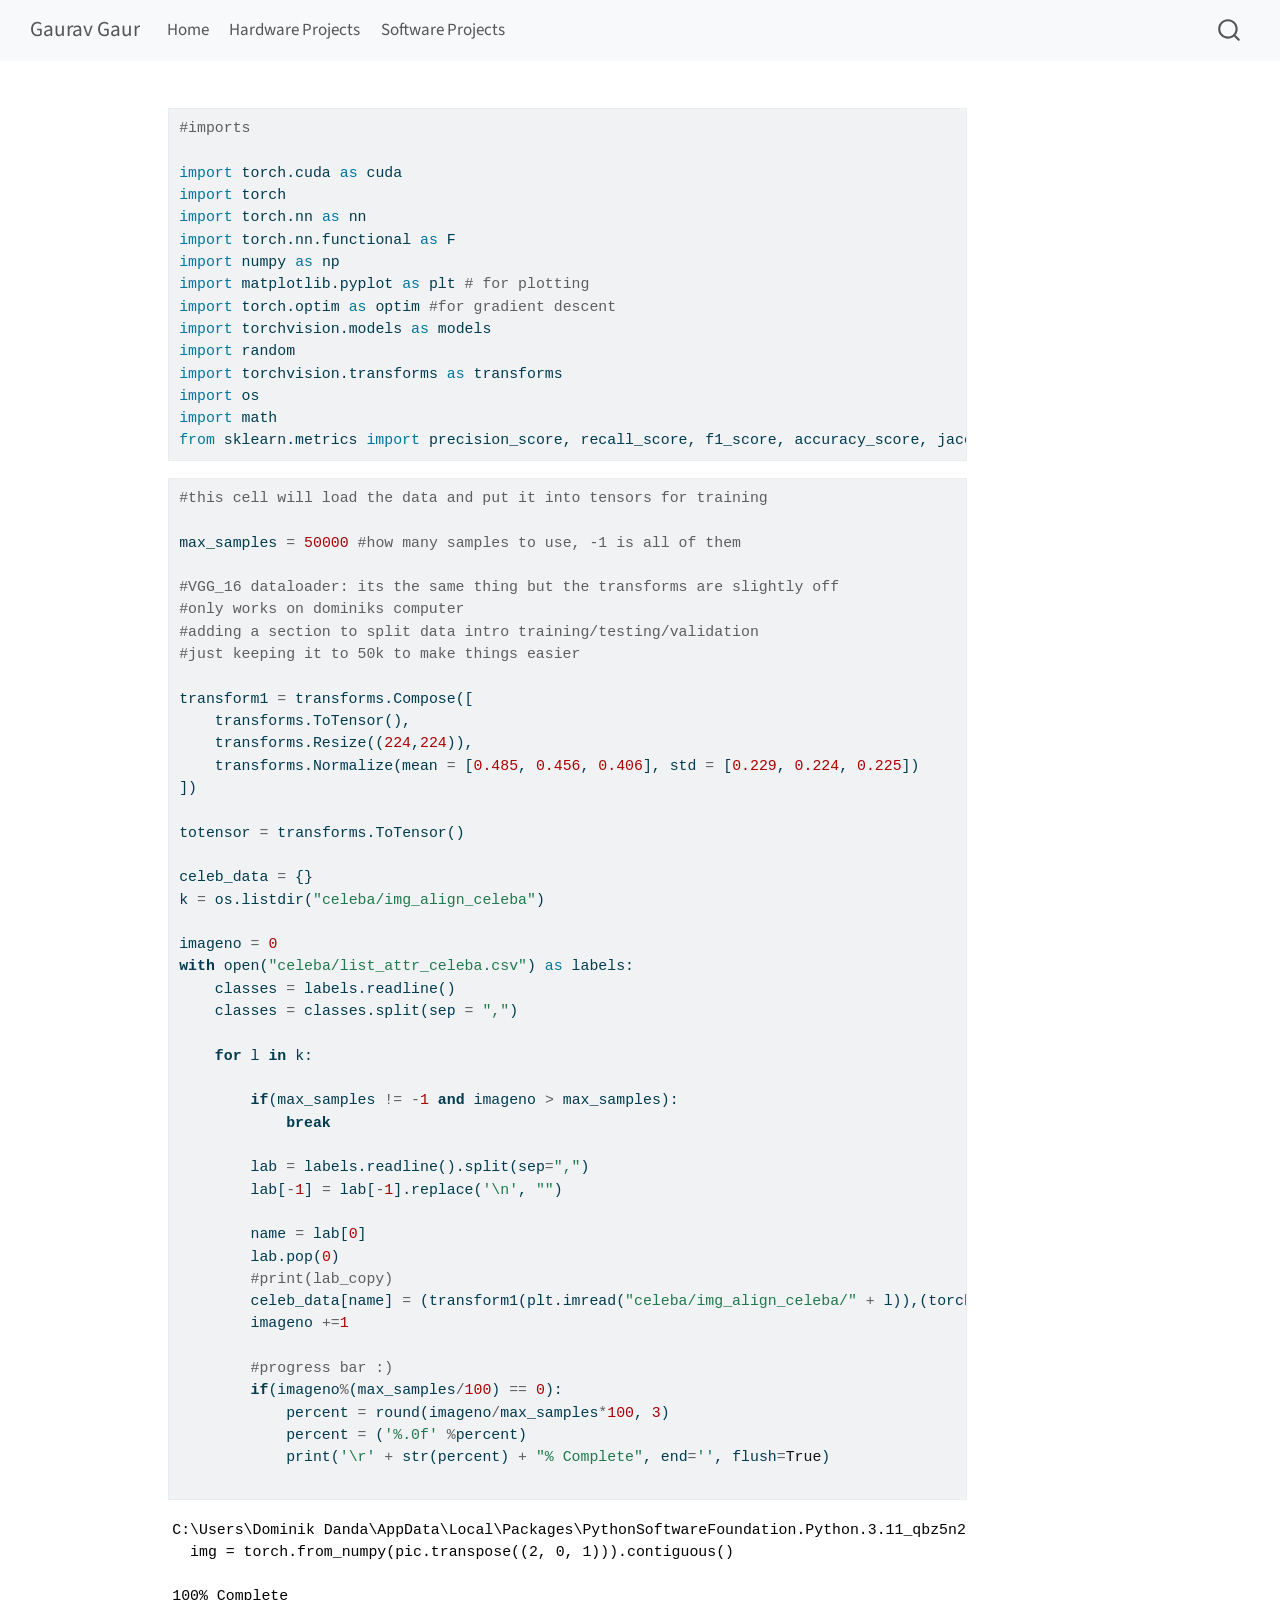
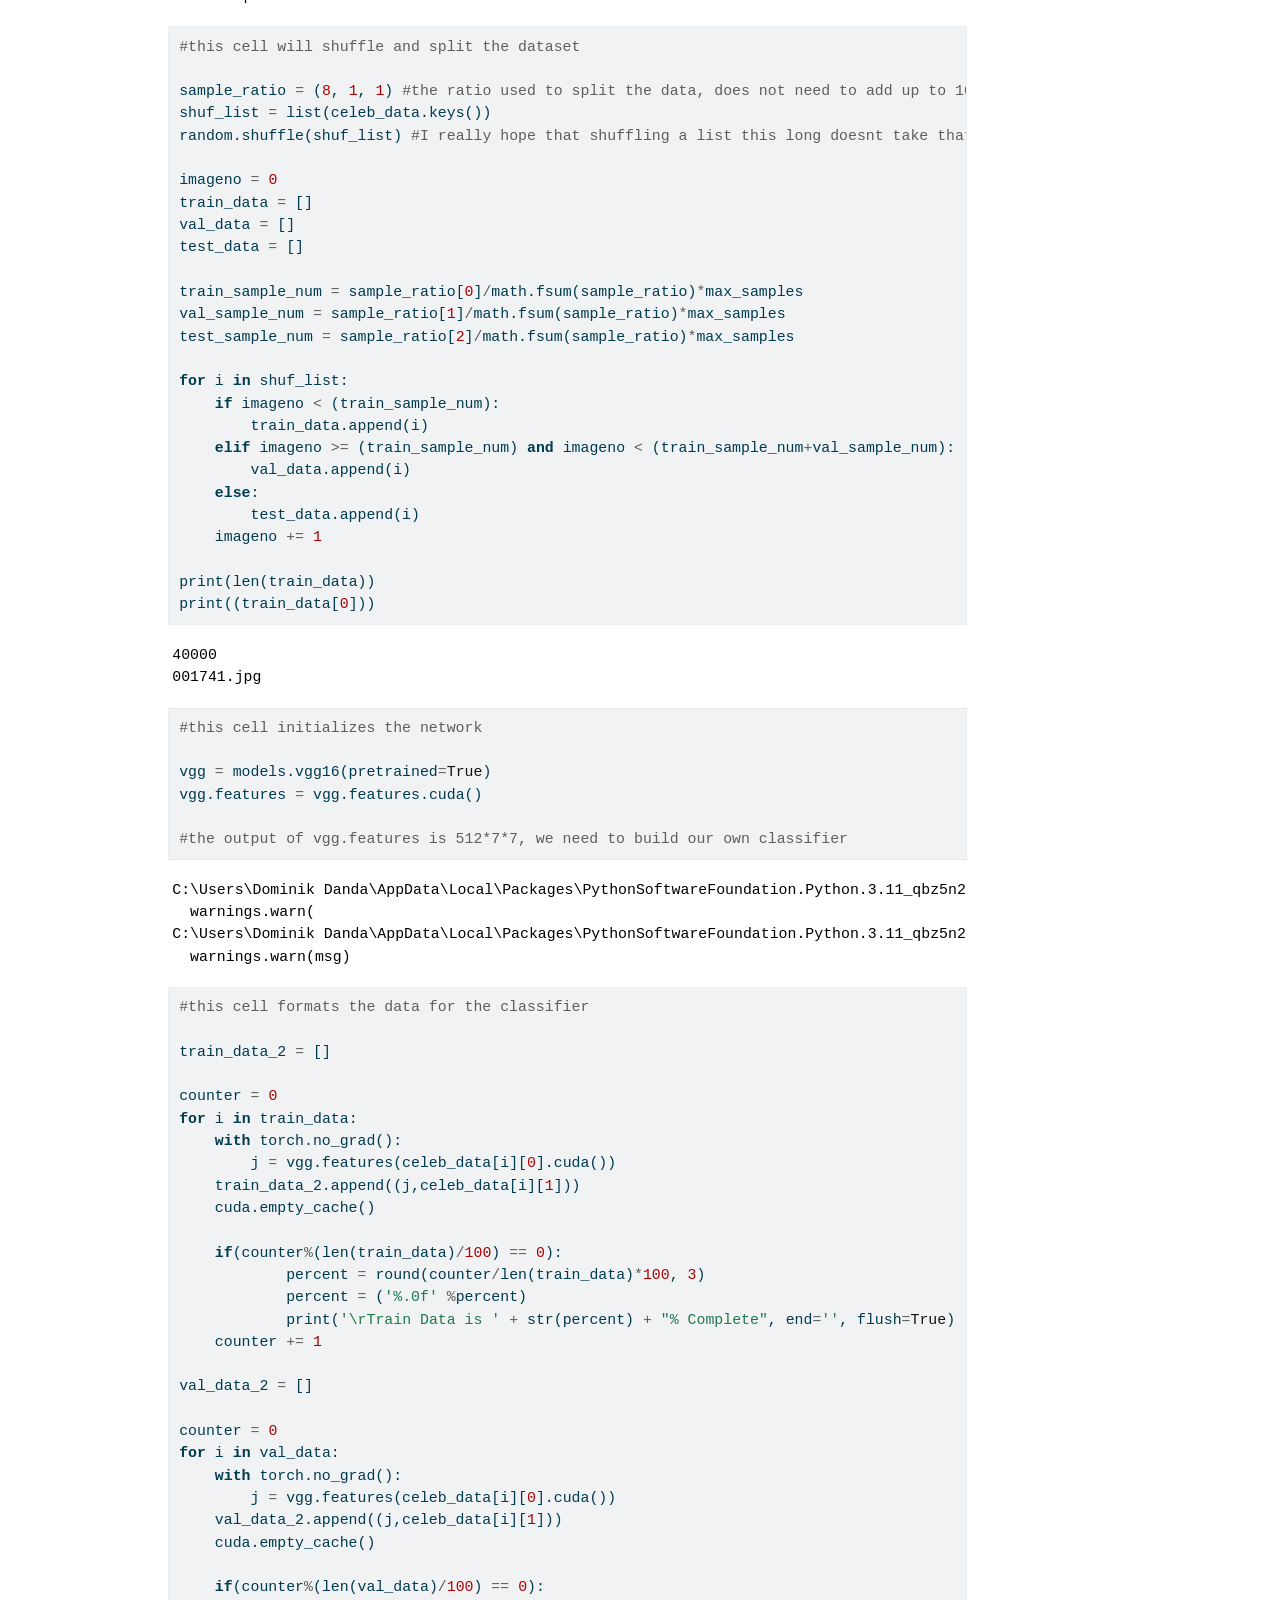
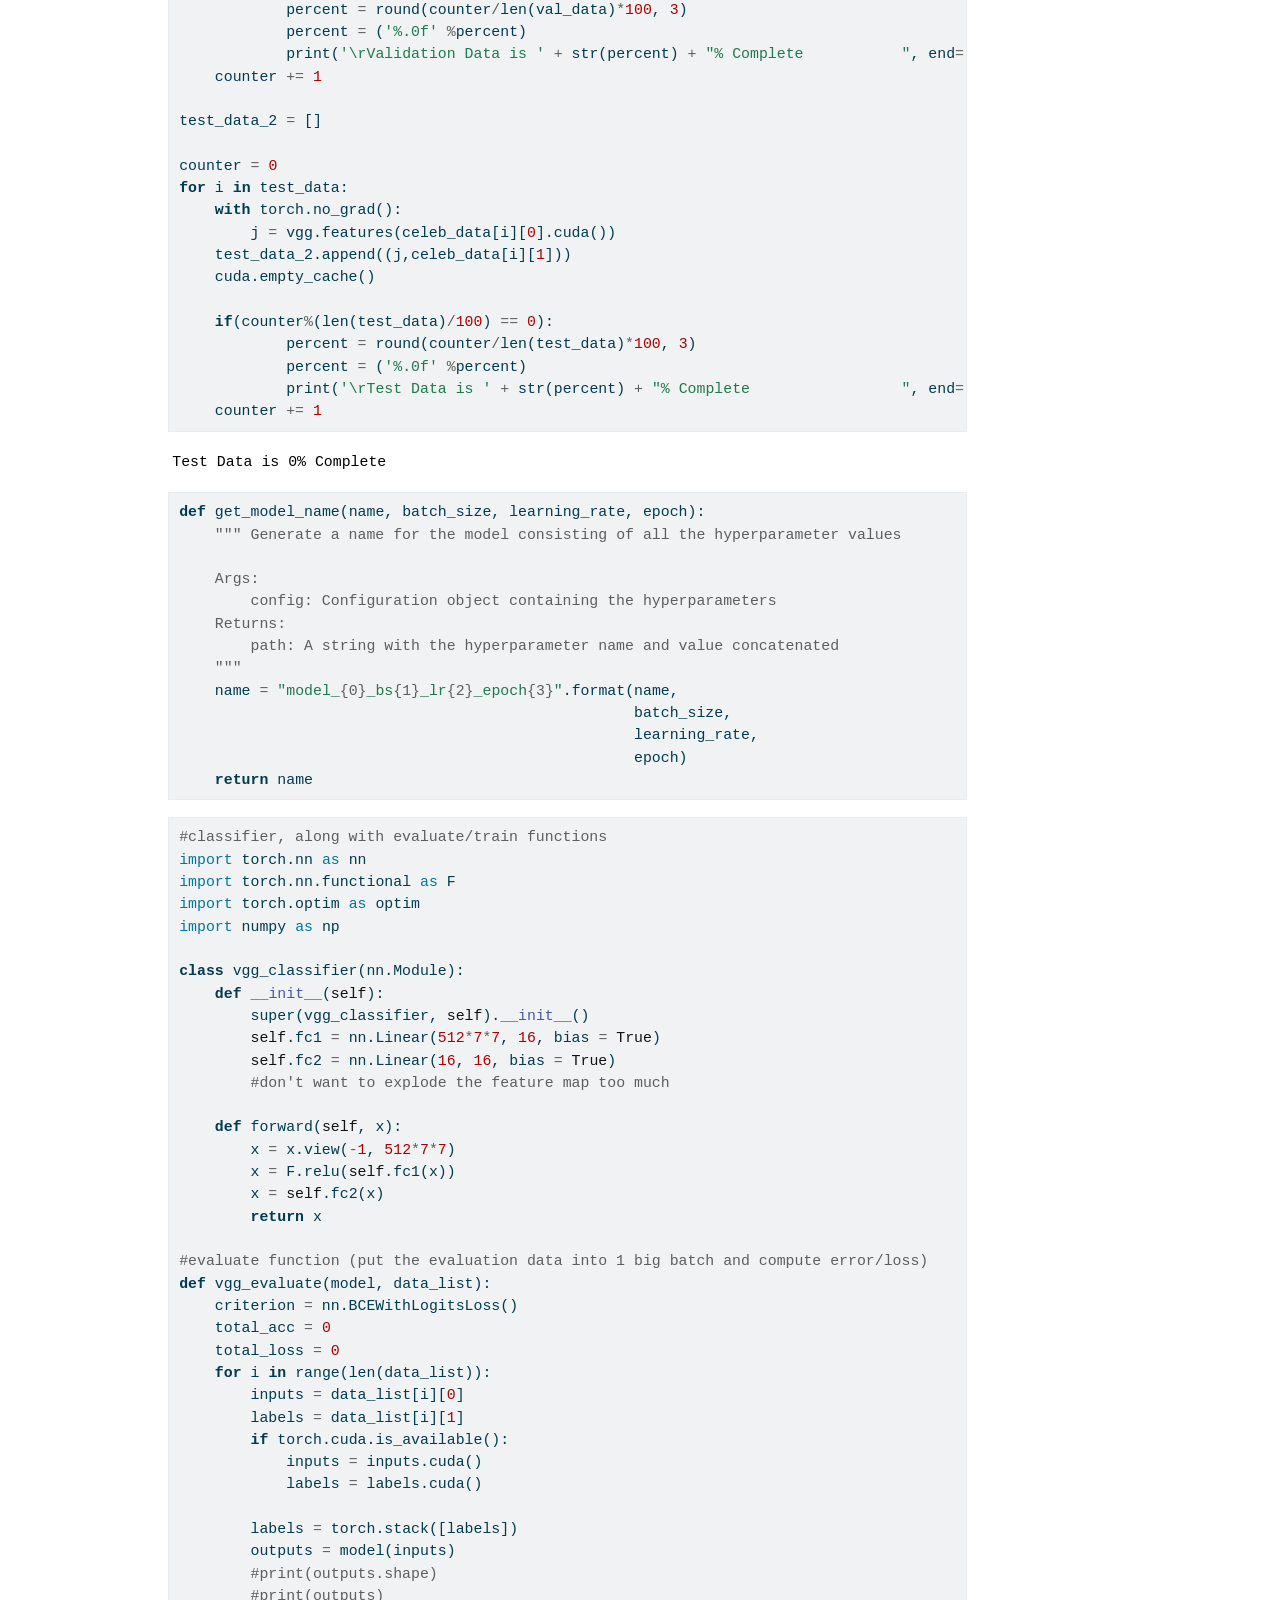
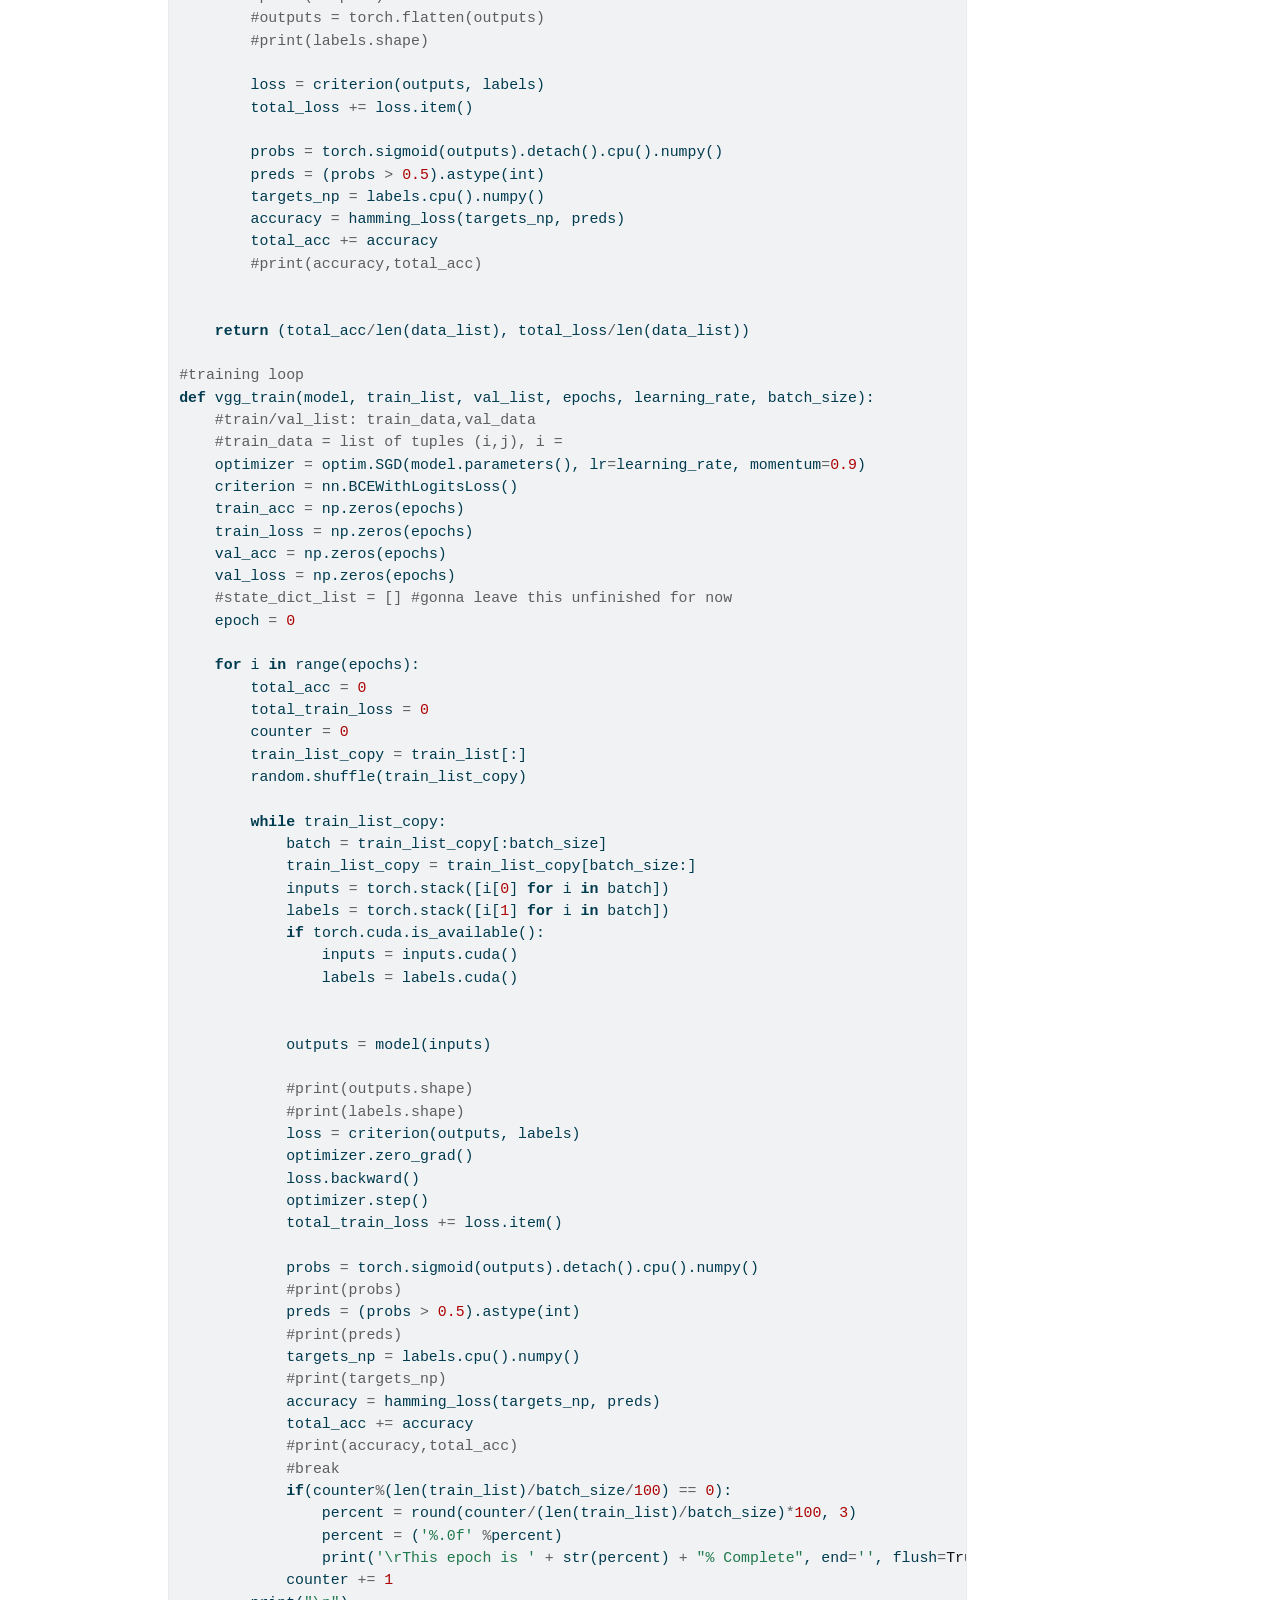
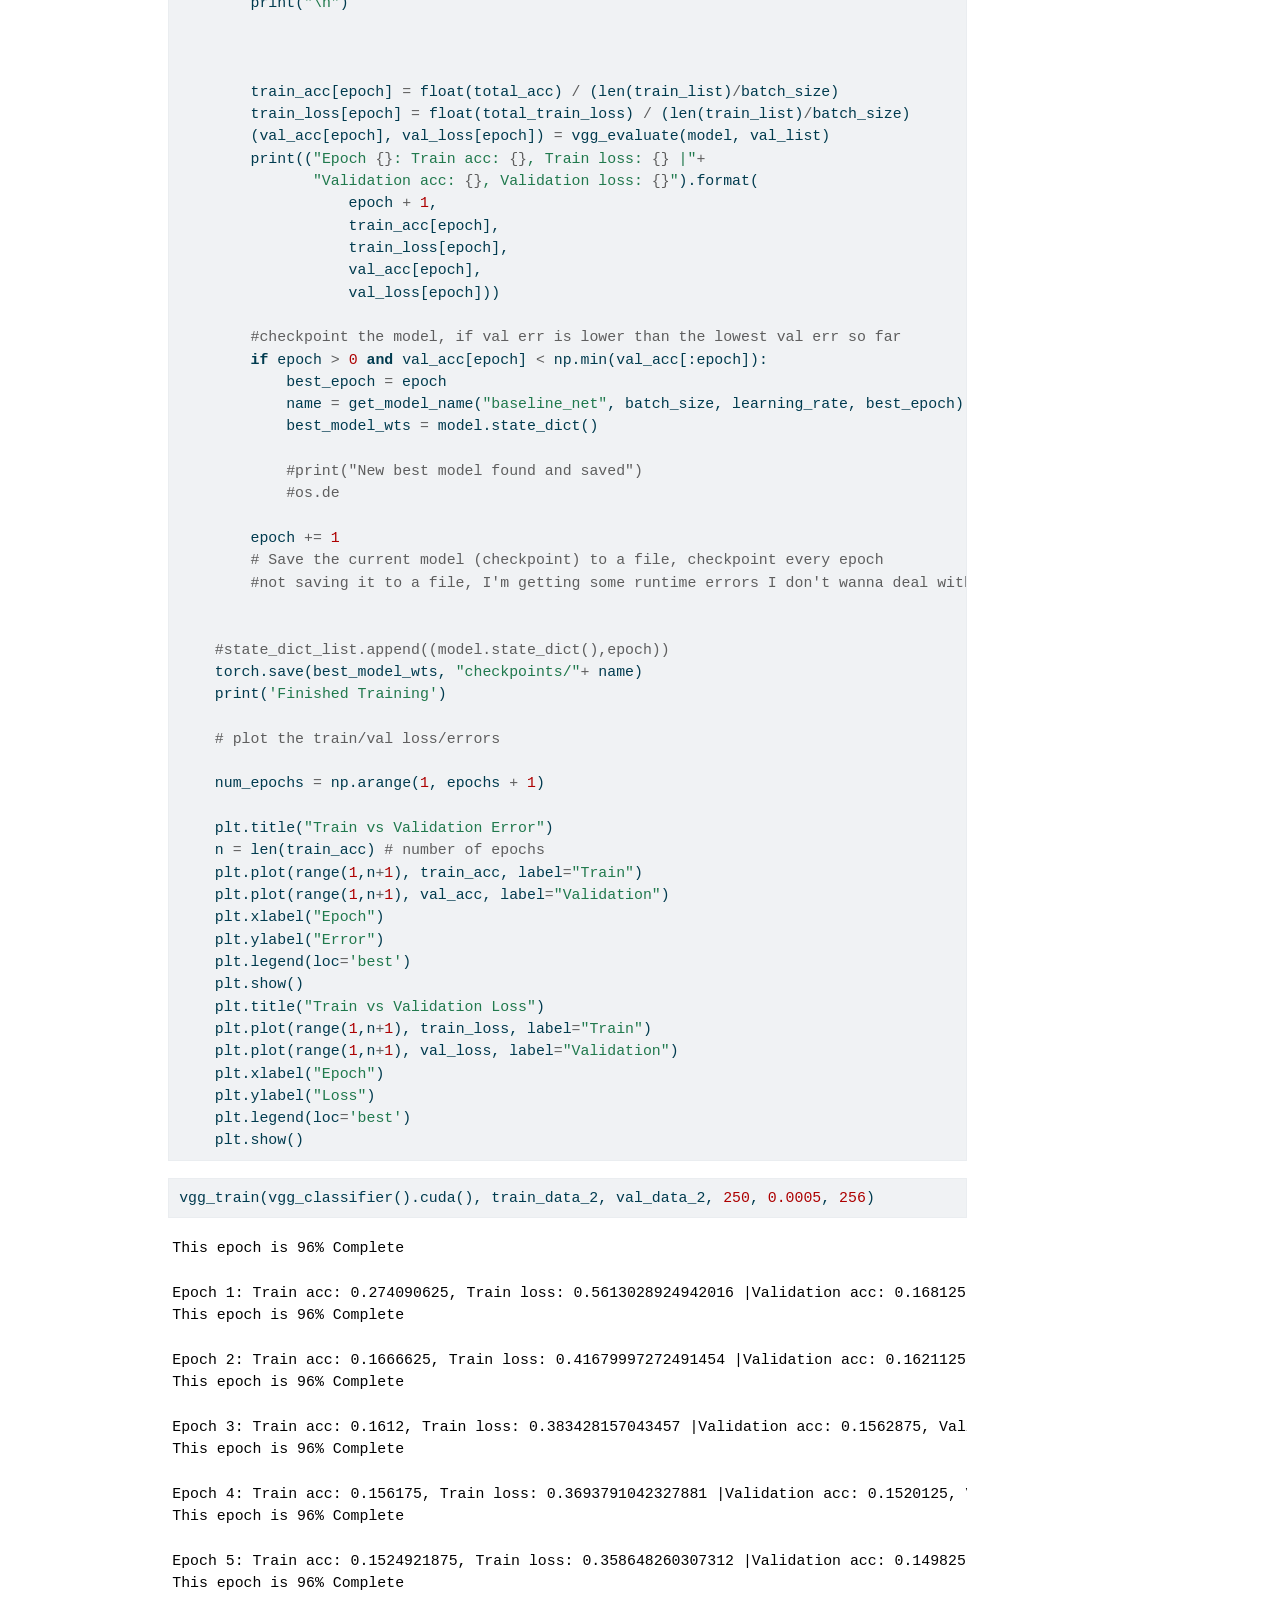
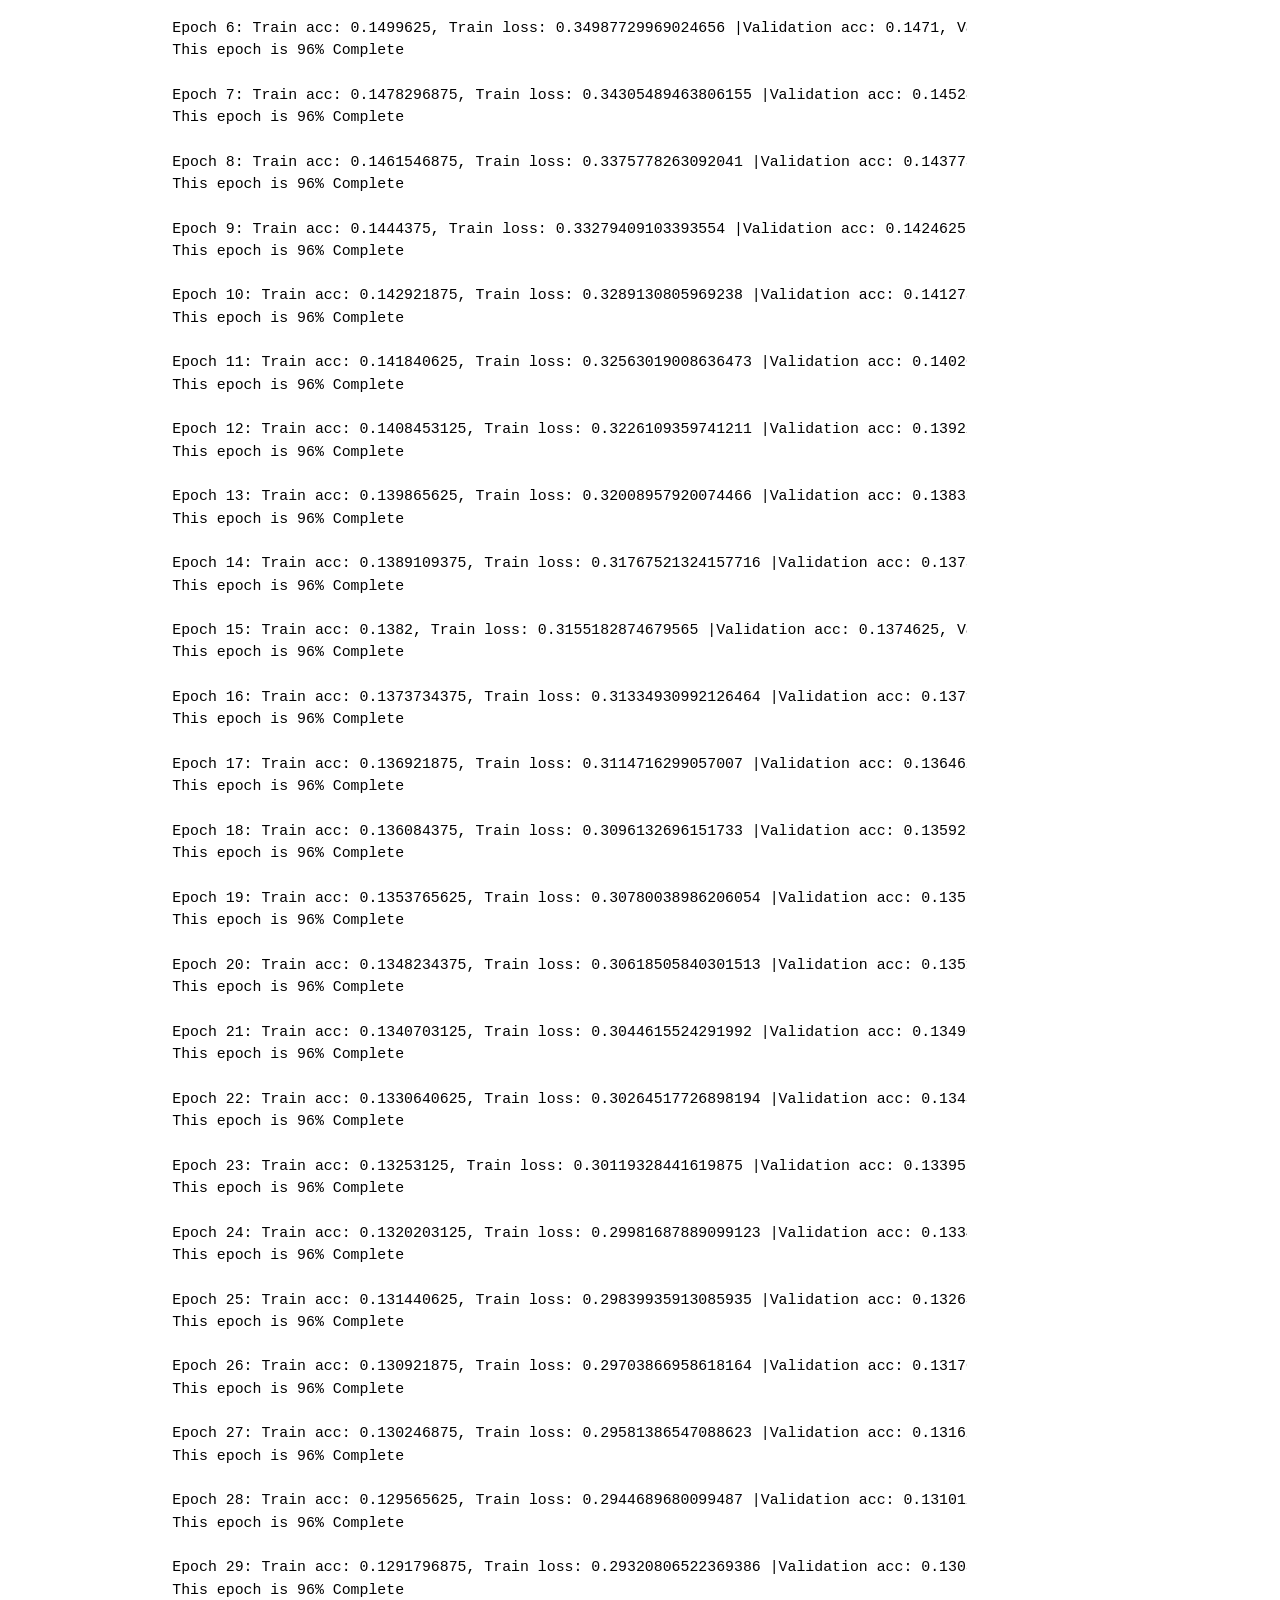
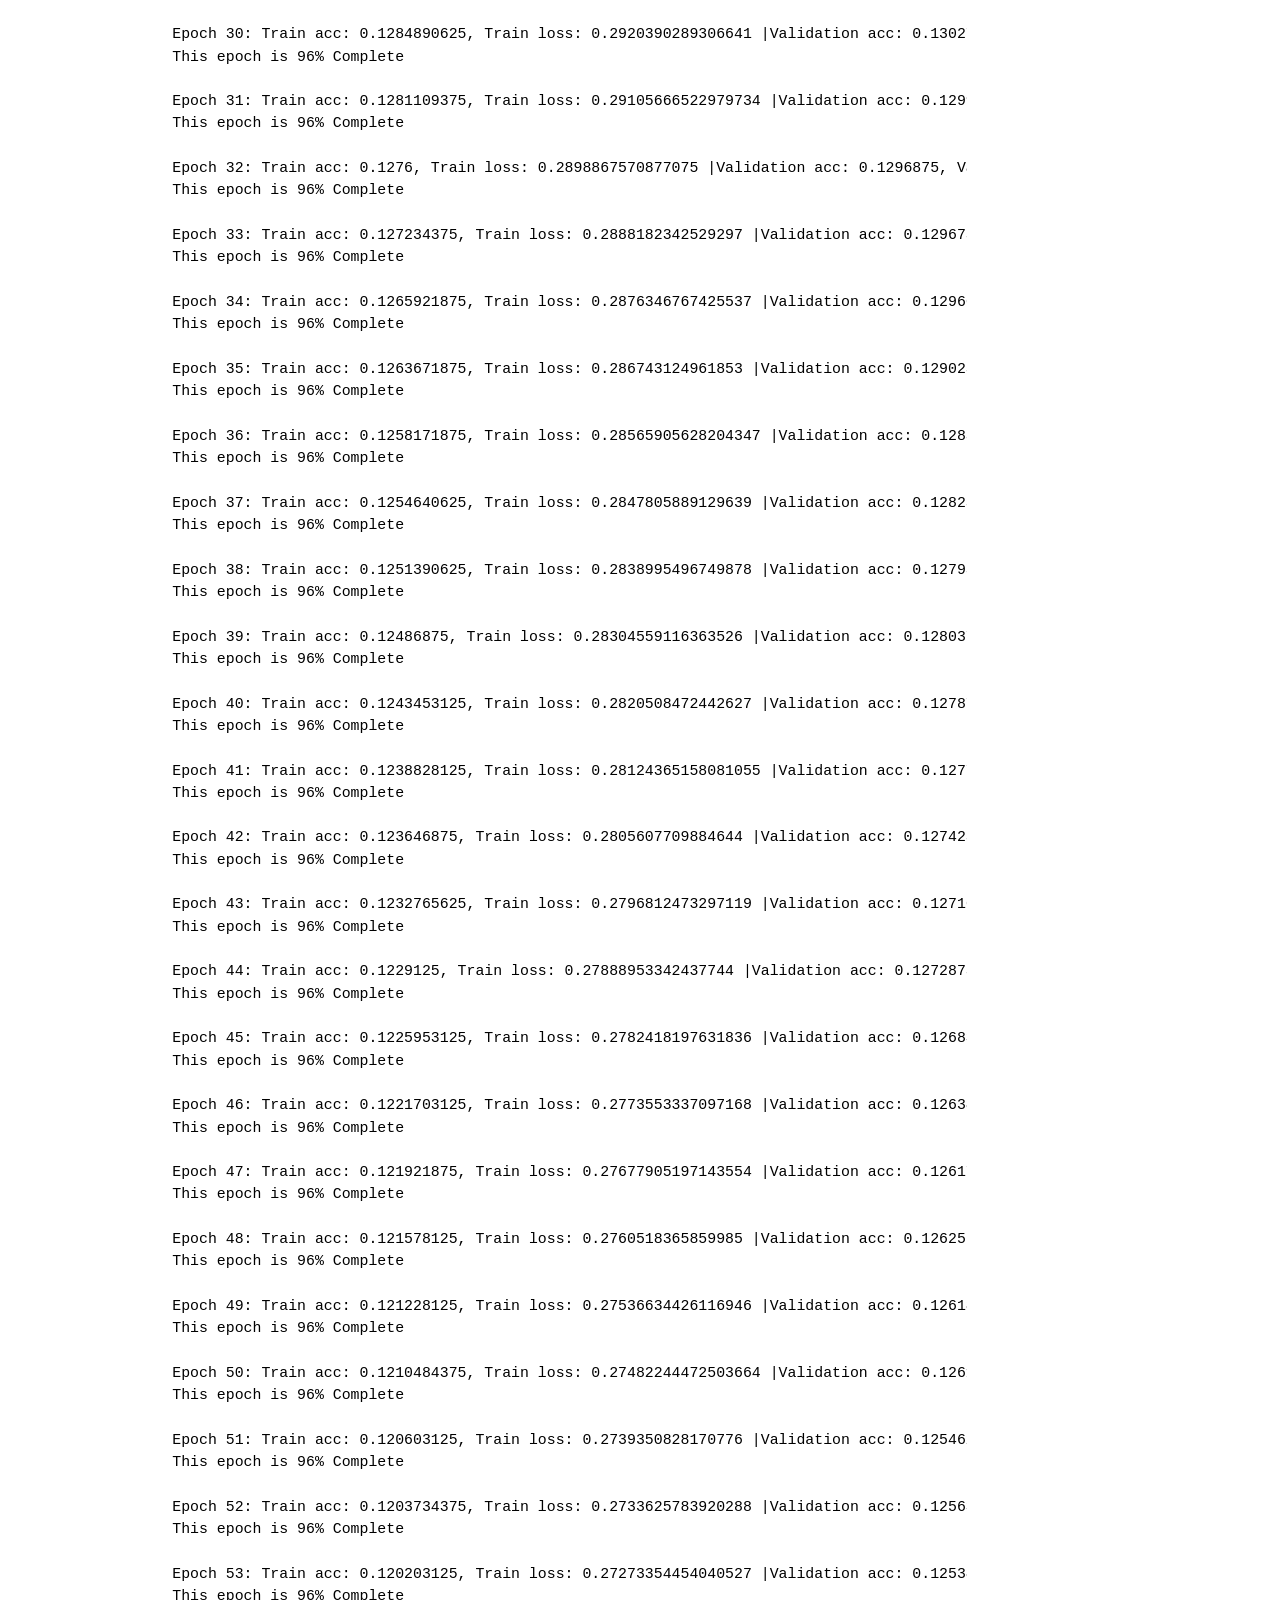
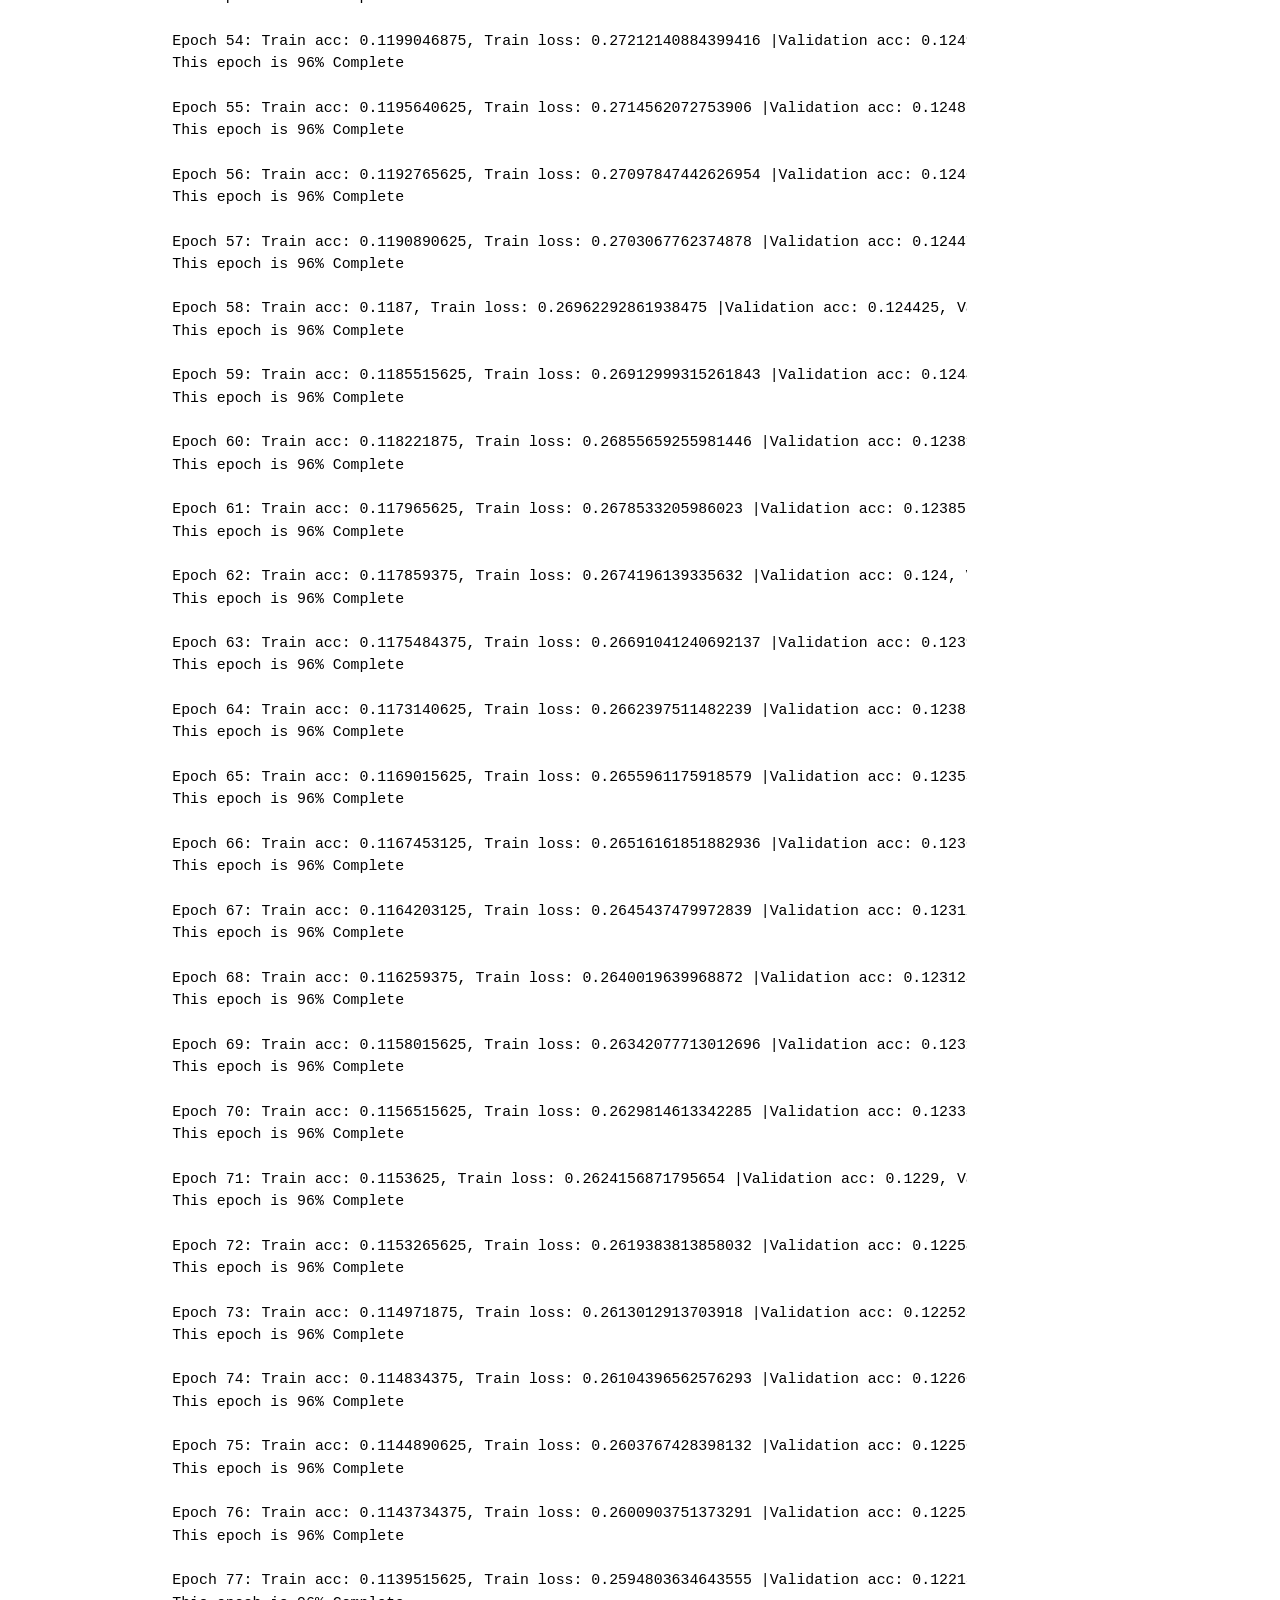
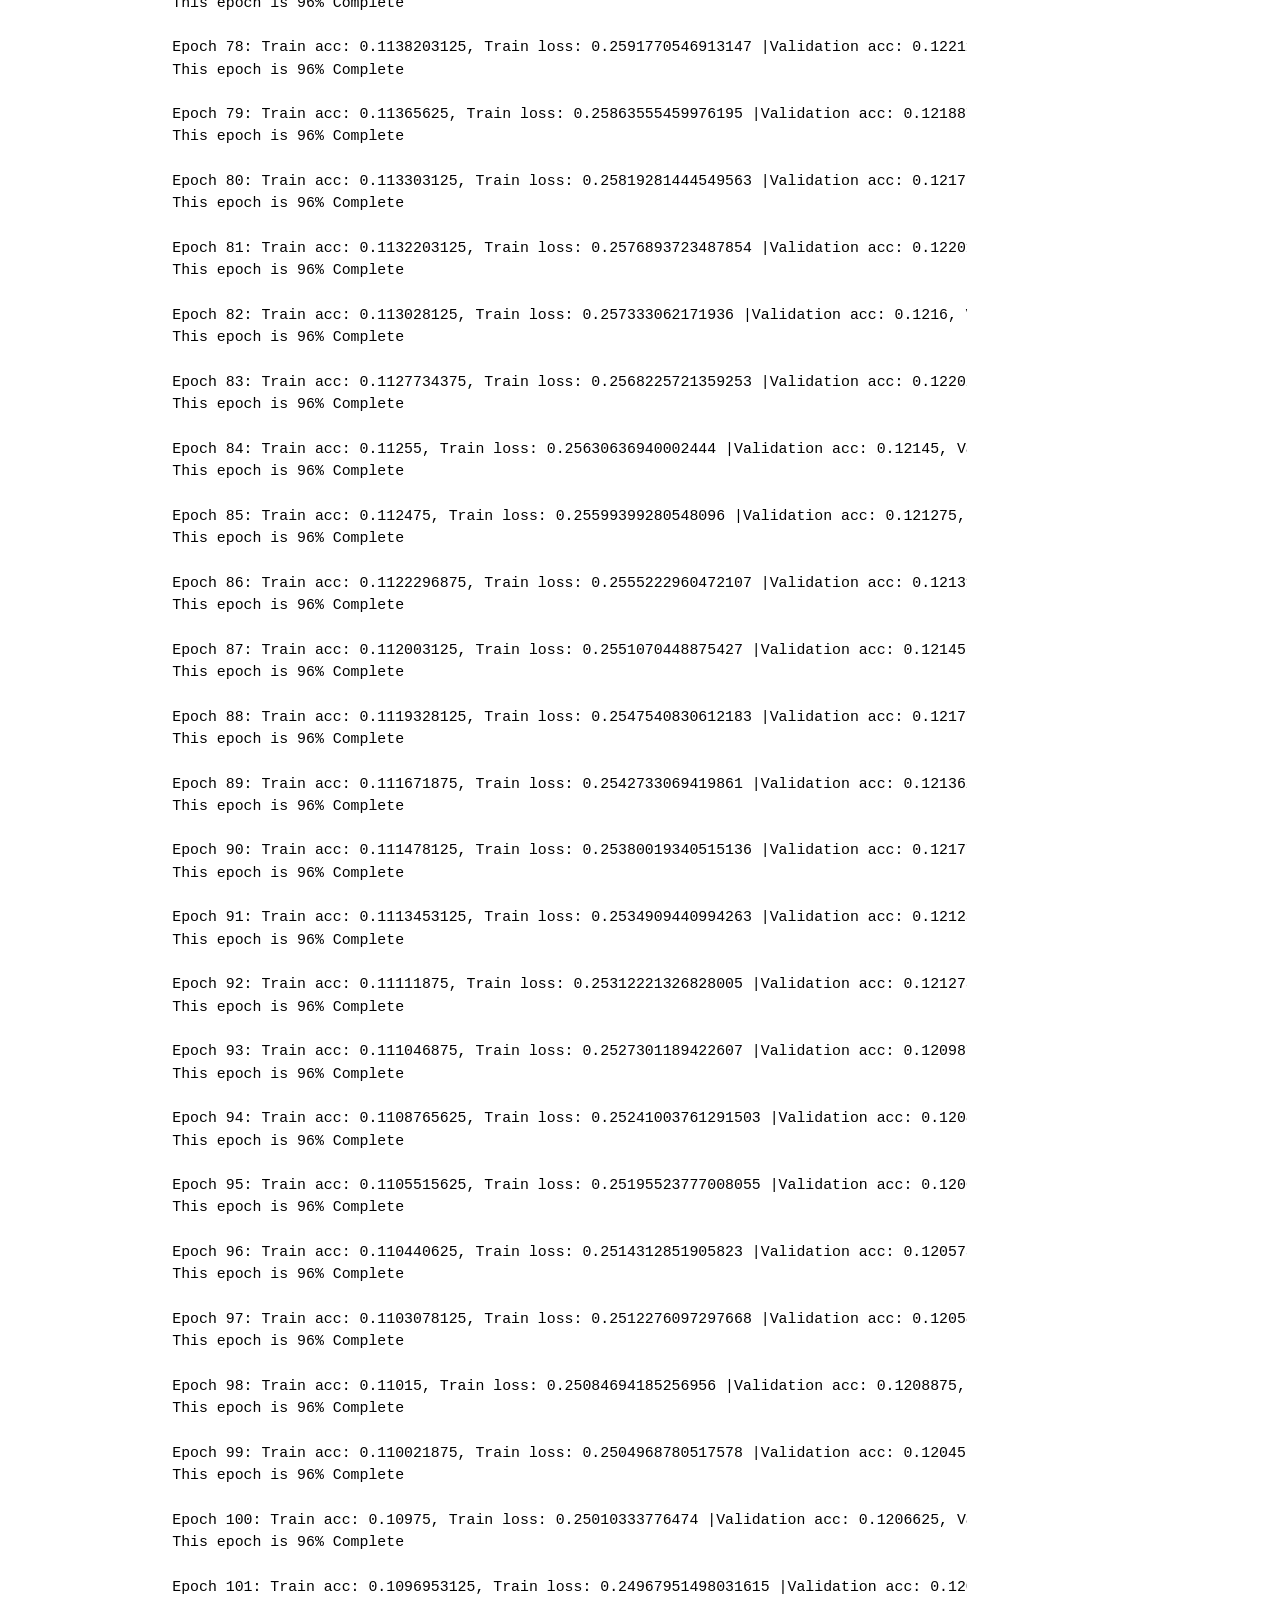
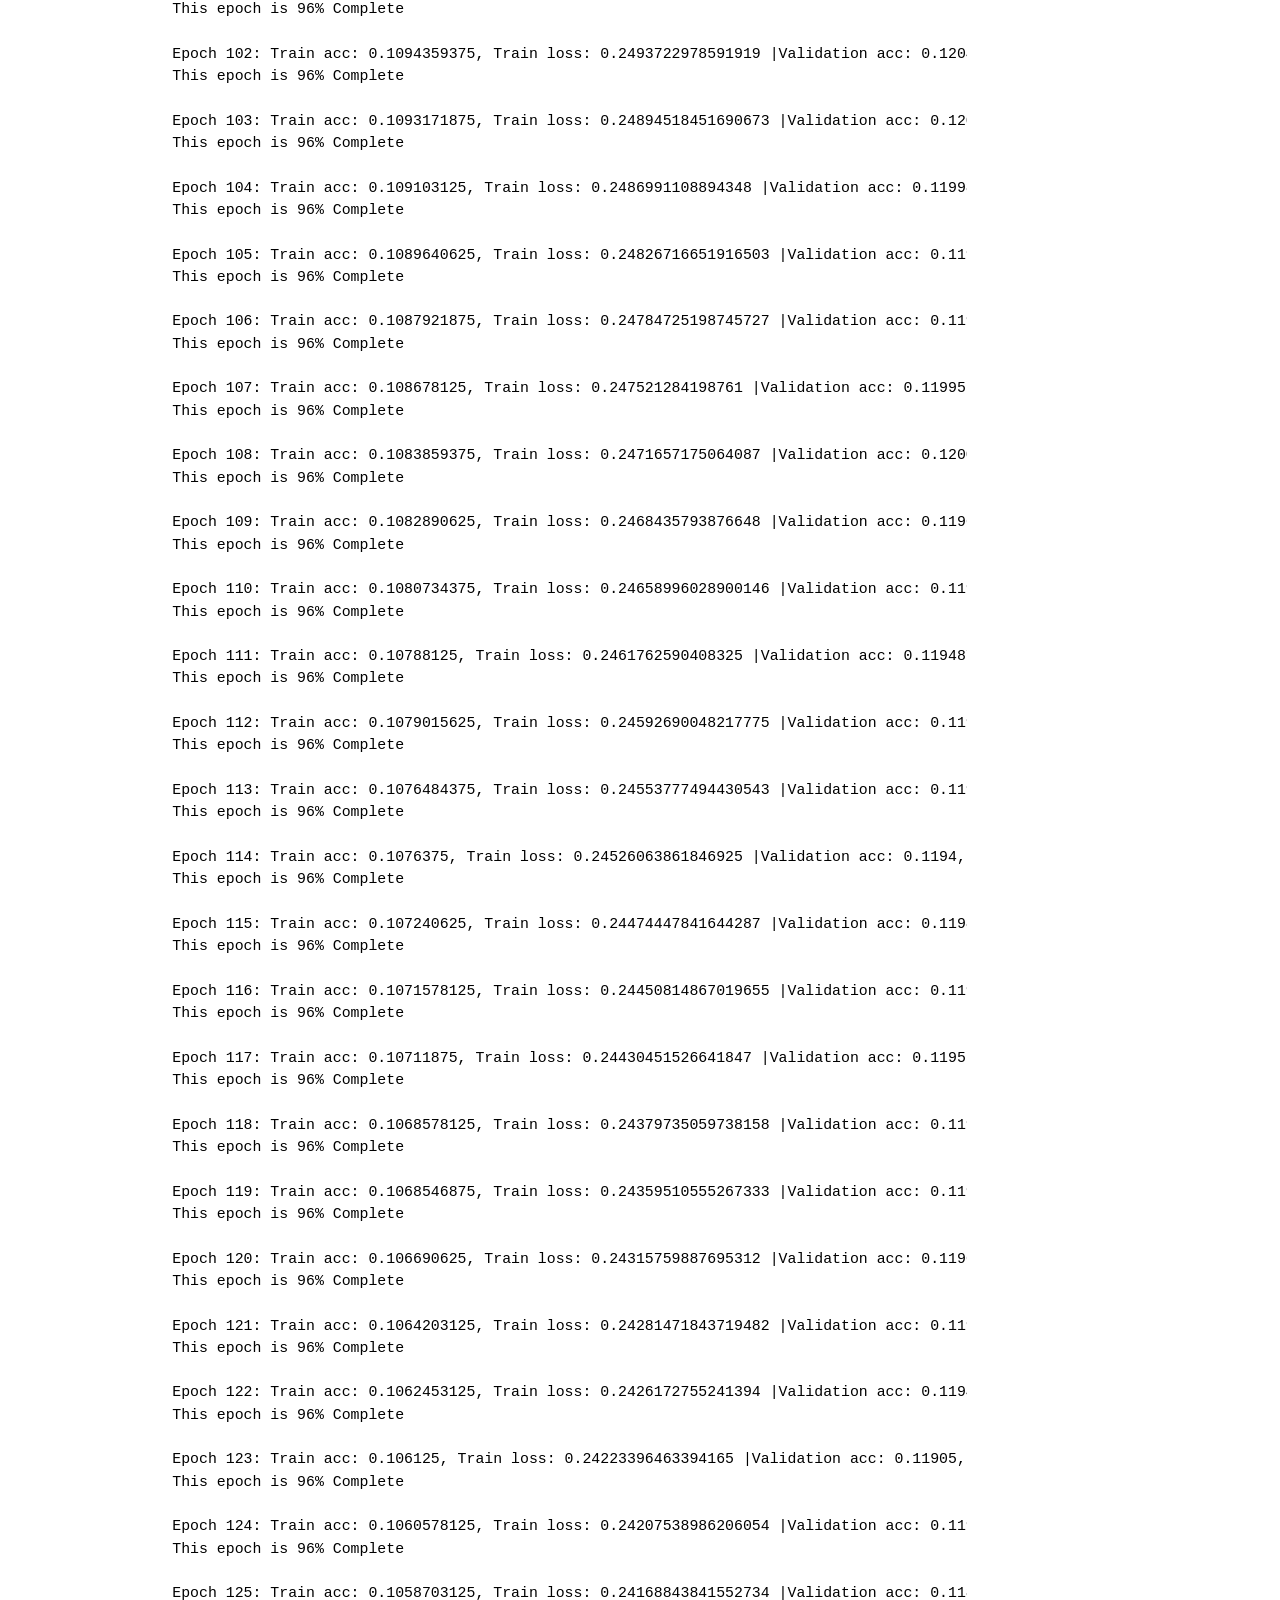
<file: Suspect Analysis Project-20241228T024040Z-001/Suspect Analysis Project/ModelTraining/vggClassifier.html>
<!DOCTYPE html>
<html xmlns="http://www.w3.org/1999/xhtml" lang="en" xml:lang="en"><head>

<meta charset="utf-8">
<meta name="generator" content="quarto-1.6.39">

<meta name="viewport" content="width=device-width, initial-scale=1.0, user-scalable=yes">


<title>vggclassifier – Gaurav Gaur</title>
<style>
code{white-space: pre-wrap;}
span.smallcaps{font-variant: small-caps;}
div.columns{display: flex; gap: min(4vw, 1.5em);}
div.column{flex: auto; overflow-x: auto;}
div.hanging-indent{margin-left: 1.5em; text-indent: -1.5em;}
ul.task-list{list-style: none;}
ul.task-list li input[type="checkbox"] {
  width: 0.8em;
  margin: 0 0.8em 0.2em -1em; /* quarto-specific, see https://github.com/quarto-dev/quarto-cli/issues/4556 */ 
  vertical-align: middle;
}
/* CSS for syntax highlighting */
pre > code.sourceCode { white-space: pre; position: relative; }
pre > code.sourceCode > span { line-height: 1.25; }
pre > code.sourceCode > span:empty { height: 1.2em; }
.sourceCode { overflow: visible; }
code.sourceCode > span { color: inherit; text-decoration: inherit; }
div.sourceCode { margin: 1em 0; }
pre.sourceCode { margin: 0; }
@media screen {
div.sourceCode { overflow: auto; }
}
@media print {
pre > code.sourceCode { white-space: pre-wrap; }
pre > code.sourceCode > span { display: inline-block; text-indent: -5em; padding-left: 5em; }
}
pre.numberSource code
  { counter-reset: source-line 0; }
pre.numberSource code > span
  { position: relative; left: -4em; counter-increment: source-line; }
pre.numberSource code > span > a:first-child::before
  { content: counter(source-line);
    position: relative; left: -1em; text-align: right; vertical-align: baseline;
    border: none; display: inline-block;
    -webkit-touch-callout: none; -webkit-user-select: none;
    -khtml-user-select: none; -moz-user-select: none;
    -ms-user-select: none; user-select: none;
    padding: 0 4px; width: 4em;
  }
pre.numberSource { margin-left: 3em;  padding-left: 4px; }
div.sourceCode
  {   }
@media screen {
pre > code.sourceCode > span > a:first-child::before { text-decoration: underline; }
}
</style>


<script src="../../../site_libs/quarto-nav/quarto-nav.js"></script>
<script src="../../../site_libs/quarto-nav/headroom.min.js"></script>
<script src="../../../site_libs/clipboard/clipboard.min.js"></script>
<script src="../../../site_libs/quarto-search/autocomplete.umd.js"></script>
<script src="../../../site_libs/quarto-search/fuse.min.js"></script>
<script src="../../../site_libs/quarto-search/quarto-search.js"></script>
<meta name="quarto:offset" content="../../../">
<script src="../../../site_libs/quarto-html/quarto.js"></script>
<script src="../../../site_libs/quarto-html/popper.min.js"></script>
<script src="../../../site_libs/quarto-html/tippy.umd.min.js"></script>
<script src="../../../site_libs/quarto-html/anchor.min.js"></script>
<link href="../../../site_libs/quarto-html/tippy.css" rel="stylesheet">
<link href="../../../site_libs/quarto-html/quarto-syntax-highlighting-e26003cea8cd680ca0c55a263523d882.css" rel="stylesheet" id="quarto-text-highlighting-styles">
<script src="../../../site_libs/bootstrap/bootstrap.min.js"></script>
<link href="../../../site_libs/bootstrap/bootstrap-icons.css" rel="stylesheet">
<link href="../../../site_libs/bootstrap/bootstrap-efa7e98065a4cd6c620c8244014e517a.min.css" rel="stylesheet" append-hash="true" id="quarto-bootstrap" data-mode="light">
<script id="quarto-search-options" type="application/json">{
  "location": "navbar",
  "copy-button": false,
  "collapse-after": 3,
  "panel-placement": "end",
  "type": "overlay",
  "limit": 50,
  "keyboard-shortcut": [
    "f",
    "/",
    "s"
  ],
  "show-item-context": false,
  "language": {
    "search-no-results-text": "No results",
    "search-matching-documents-text": "matching documents",
    "search-copy-link-title": "Copy link to search",
    "search-hide-matches-text": "Hide additional matches",
    "search-more-match-text": "more match in this document",
    "search-more-matches-text": "more matches in this document",
    "search-clear-button-title": "Clear",
    "search-text-placeholder": "",
    "search-detached-cancel-button-title": "Cancel",
    "search-submit-button-title": "Submit",
    "search-label": "Search"
  }
}</script>


<link rel="stylesheet" href="../../../styles.css">
<meta property="og:title" content="Gaurav Gaur">
<meta property="og:image" content="https://1gaurg1.github.io/Suspect Analysis Project-20241228T024040Z-001/Suspect Analysis Project/ModelTraining/vggClassifier_files/figure-html/cell-9-output-2.png">
<meta property="og:site_name" content="Gaurav Gaur">
<meta property="og:image:height" content="455">
<meta property="og:image:width" content="584">
</head>

<body class="nav-fixed">

<div id="quarto-search-results"></div>
  <header id="quarto-header" class="headroom fixed-top">
    <nav class="navbar navbar-expand-lg " data-bs-theme="dark">
      <div class="navbar-container container-fluid">
      <div class="navbar-brand-container mx-auto">
    <a class="navbar-brand" href="../../../index.html">
    <span class="navbar-title">Gaurav Gaur</span>
    </a>
  </div>
            <div id="quarto-search" class="" title="Search"></div>
          <button class="navbar-toggler" type="button" data-bs-toggle="collapse" data-bs-target="#navbarCollapse" aria-controls="navbarCollapse" role="menu" aria-expanded="false" aria-label="Toggle navigation" onclick="if (window.quartoToggleHeadroom) { window.quartoToggleHeadroom(); }">
  <span class="navbar-toggler-icon"></span>
</button>
          <div class="collapse navbar-collapse" id="navbarCollapse">
            <ul class="navbar-nav navbar-nav-scroll me-auto">
  <li class="nav-item">
    <a class="nav-link" href="../../../index.html"> 
<span class="menu-text">Home</span></a>
  </li>  
  <li class="nav-item">
    <a class="nav-link" href="../../../hardware.html"> 
<span class="menu-text">Hardware Projects</span></a>
  </li>  
  <li class="nav-item">
    <a class="nav-link" href="../../../software.html"> 
<span class="menu-text">Software Projects</span></a>
  </li>  
</ul>
          </div> <!-- /navcollapse -->
            <div class="quarto-navbar-tools">
</div>
      </div> <!-- /container-fluid -->
    </nav>
</header>
<!-- content -->
<div id="quarto-content" class="quarto-container page-columns page-rows-contents page-layout-article page-navbar">
<!-- sidebar -->
<!-- margin-sidebar -->
    <div id="quarto-margin-sidebar" class="sidebar margin-sidebar zindex-bottom">
        
    </div>
<!-- main -->
<main class="content" id="quarto-document-content"><header id="title-block-header" class="quarto-title-block"></header>




<div id="cell-0" class="cell" data-execution_count="1">
<div class="sourceCode cell-code" id="cb1"><pre class="sourceCode python code-with-copy"><code class="sourceCode python"><span id="cb1-1"><a href="#cb1-1" aria-hidden="true" tabindex="-1"></a><span class="co">#imports</span></span>
<span id="cb1-2"><a href="#cb1-2" aria-hidden="true" tabindex="-1"></a></span>
<span id="cb1-3"><a href="#cb1-3" aria-hidden="true" tabindex="-1"></a><span class="im">import</span> torch.cuda <span class="im">as</span> cuda</span>
<span id="cb1-4"><a href="#cb1-4" aria-hidden="true" tabindex="-1"></a><span class="im">import</span> torch</span>
<span id="cb1-5"><a href="#cb1-5" aria-hidden="true" tabindex="-1"></a><span class="im">import</span> torch.nn <span class="im">as</span> nn</span>
<span id="cb1-6"><a href="#cb1-6" aria-hidden="true" tabindex="-1"></a><span class="im">import</span> torch.nn.functional <span class="im">as</span> F</span>
<span id="cb1-7"><a href="#cb1-7" aria-hidden="true" tabindex="-1"></a><span class="im">import</span> numpy <span class="im">as</span> np</span>
<span id="cb1-8"><a href="#cb1-8" aria-hidden="true" tabindex="-1"></a><span class="im">import</span> matplotlib.pyplot <span class="im">as</span> plt <span class="co"># for plotting</span></span>
<span id="cb1-9"><a href="#cb1-9" aria-hidden="true" tabindex="-1"></a><span class="im">import</span> torch.optim <span class="im">as</span> optim <span class="co">#for gradient descent</span></span>
<span id="cb1-10"><a href="#cb1-10" aria-hidden="true" tabindex="-1"></a><span class="im">import</span> torchvision.models <span class="im">as</span> models</span>
<span id="cb1-11"><a href="#cb1-11" aria-hidden="true" tabindex="-1"></a><span class="im">import</span> random</span>
<span id="cb1-12"><a href="#cb1-12" aria-hidden="true" tabindex="-1"></a><span class="im">import</span> torchvision.transforms <span class="im">as</span> transforms</span>
<span id="cb1-13"><a href="#cb1-13" aria-hidden="true" tabindex="-1"></a><span class="im">import</span> os</span>
<span id="cb1-14"><a href="#cb1-14" aria-hidden="true" tabindex="-1"></a><span class="im">import</span> math</span>
<span id="cb1-15"><a href="#cb1-15" aria-hidden="true" tabindex="-1"></a><span class="im">from</span> sklearn.metrics <span class="im">import</span> precision_score, recall_score, f1_score, accuracy_score, jaccard_score, hamming_loss</span></code><button title="Copy to Clipboard" class="code-copy-button"><i class="bi"></i></button></pre></div>
</div>
<div id="cell-1" class="cell" data-outputid="0da8c437-934b-4842-adad-75138451a8b4" data-execution_count="2">
<div class="sourceCode cell-code" id="cb2"><pre class="sourceCode python code-with-copy"><code class="sourceCode python"><span id="cb2-1"><a href="#cb2-1" aria-hidden="true" tabindex="-1"></a><span class="co">#this cell will load the data and put it into tensors for training</span></span>
<span id="cb2-2"><a href="#cb2-2" aria-hidden="true" tabindex="-1"></a></span>
<span id="cb2-3"><a href="#cb2-3" aria-hidden="true" tabindex="-1"></a>max_samples <span class="op">=</span> <span class="dv">50000</span> <span class="co">#how many samples to use, -1 is all of them</span></span>
<span id="cb2-4"><a href="#cb2-4" aria-hidden="true" tabindex="-1"></a></span>
<span id="cb2-5"><a href="#cb2-5" aria-hidden="true" tabindex="-1"></a><span class="co">#VGG_16 dataloader: its the same thing but the transforms are slightly off</span></span>
<span id="cb2-6"><a href="#cb2-6" aria-hidden="true" tabindex="-1"></a><span class="co">#only works on dominiks computer</span></span>
<span id="cb2-7"><a href="#cb2-7" aria-hidden="true" tabindex="-1"></a><span class="co">#adding a section to split data intro training/testing/validation</span></span>
<span id="cb2-8"><a href="#cb2-8" aria-hidden="true" tabindex="-1"></a><span class="co">#just keeping it to 50k to make things easier</span></span>
<span id="cb2-9"><a href="#cb2-9" aria-hidden="true" tabindex="-1"></a></span>
<span id="cb2-10"><a href="#cb2-10" aria-hidden="true" tabindex="-1"></a>transform1 <span class="op">=</span> transforms.Compose([</span>
<span id="cb2-11"><a href="#cb2-11" aria-hidden="true" tabindex="-1"></a>    transforms.ToTensor(),</span>
<span id="cb2-12"><a href="#cb2-12" aria-hidden="true" tabindex="-1"></a>    transforms.Resize((<span class="dv">224</span>,<span class="dv">224</span>)),</span>
<span id="cb2-13"><a href="#cb2-13" aria-hidden="true" tabindex="-1"></a>    transforms.Normalize(mean <span class="op">=</span> [<span class="fl">0.485</span>, <span class="fl">0.456</span>, <span class="fl">0.406</span>], std <span class="op">=</span> [<span class="fl">0.229</span>, <span class="fl">0.224</span>, <span class="fl">0.225</span>])</span>
<span id="cb2-14"><a href="#cb2-14" aria-hidden="true" tabindex="-1"></a>])</span>
<span id="cb2-15"><a href="#cb2-15" aria-hidden="true" tabindex="-1"></a></span>
<span id="cb2-16"><a href="#cb2-16" aria-hidden="true" tabindex="-1"></a>totensor <span class="op">=</span> transforms.ToTensor()</span>
<span id="cb2-17"><a href="#cb2-17" aria-hidden="true" tabindex="-1"></a></span>
<span id="cb2-18"><a href="#cb2-18" aria-hidden="true" tabindex="-1"></a>celeb_data <span class="op">=</span> {}</span>
<span id="cb2-19"><a href="#cb2-19" aria-hidden="true" tabindex="-1"></a>k <span class="op">=</span> os.listdir(<span class="st">"celeba/img_align_celeba"</span>)</span>
<span id="cb2-20"><a href="#cb2-20" aria-hidden="true" tabindex="-1"></a></span>
<span id="cb2-21"><a href="#cb2-21" aria-hidden="true" tabindex="-1"></a>imageno <span class="op">=</span> <span class="dv">0</span></span>
<span id="cb2-22"><a href="#cb2-22" aria-hidden="true" tabindex="-1"></a><span class="cf">with</span> <span class="bu">open</span>(<span class="st">"celeba/list_attr_celeba.csv"</span>) <span class="im">as</span> labels:</span>
<span id="cb2-23"><a href="#cb2-23" aria-hidden="true" tabindex="-1"></a>    classes <span class="op">=</span> labels.readline()</span>
<span id="cb2-24"><a href="#cb2-24" aria-hidden="true" tabindex="-1"></a>    classes <span class="op">=</span> classes.split(sep <span class="op">=</span> <span class="st">","</span>)</span>
<span id="cb2-25"><a href="#cb2-25" aria-hidden="true" tabindex="-1"></a></span>
<span id="cb2-26"><a href="#cb2-26" aria-hidden="true" tabindex="-1"></a>    <span class="cf">for</span> l <span class="kw">in</span> k:</span>
<span id="cb2-27"><a href="#cb2-27" aria-hidden="true" tabindex="-1"></a></span>
<span id="cb2-28"><a href="#cb2-28" aria-hidden="true" tabindex="-1"></a>        <span class="cf">if</span>(max_samples <span class="op">!=</span> <span class="op">-</span><span class="dv">1</span> <span class="kw">and</span> imageno <span class="op">&gt;</span> max_samples):</span>
<span id="cb2-29"><a href="#cb2-29" aria-hidden="true" tabindex="-1"></a>            <span class="cf">break</span></span>
<span id="cb2-30"><a href="#cb2-30" aria-hidden="true" tabindex="-1"></a></span>
<span id="cb2-31"><a href="#cb2-31" aria-hidden="true" tabindex="-1"></a>        lab <span class="op">=</span> labels.readline().split(sep<span class="op">=</span><span class="st">","</span>)</span>
<span id="cb2-32"><a href="#cb2-32" aria-hidden="true" tabindex="-1"></a>        lab[<span class="op">-</span><span class="dv">1</span>] <span class="op">=</span> lab[<span class="op">-</span><span class="dv">1</span>].replace(<span class="st">'</span><span class="ch">\n</span><span class="st">'</span>, <span class="st">""</span>)</span>
<span id="cb2-33"><a href="#cb2-33" aria-hidden="true" tabindex="-1"></a></span>
<span id="cb2-34"><a href="#cb2-34" aria-hidden="true" tabindex="-1"></a>        name <span class="op">=</span> lab[<span class="dv">0</span>]</span>
<span id="cb2-35"><a href="#cb2-35" aria-hidden="true" tabindex="-1"></a>        lab.pop(<span class="dv">0</span>)</span>
<span id="cb2-36"><a href="#cb2-36" aria-hidden="true" tabindex="-1"></a>        <span class="co">#print(lab_copy)</span></span>
<span id="cb2-37"><a href="#cb2-37" aria-hidden="true" tabindex="-1"></a>        celeb_data[name] <span class="op">=</span> (transform1(plt.imread(<span class="st">"celeba/img_align_celeba/"</span> <span class="op">+</span> l)),(torch.FloatTensor([<span class="bu">int</span>(k) <span class="cf">for</span> k <span class="kw">in</span> lab])))</span>
<span id="cb2-38"><a href="#cb2-38" aria-hidden="true" tabindex="-1"></a>        imageno <span class="op">+=</span><span class="dv">1</span></span>
<span id="cb2-39"><a href="#cb2-39" aria-hidden="true" tabindex="-1"></a>        </span>
<span id="cb2-40"><a href="#cb2-40" aria-hidden="true" tabindex="-1"></a>        <span class="co">#progress bar :)</span></span>
<span id="cb2-41"><a href="#cb2-41" aria-hidden="true" tabindex="-1"></a>        <span class="cf">if</span>(imageno<span class="op">%</span>(max_samples<span class="op">/</span><span class="dv">100</span>) <span class="op">==</span> <span class="dv">0</span>):</span>
<span id="cb2-42"><a href="#cb2-42" aria-hidden="true" tabindex="-1"></a>            percent <span class="op">=</span> <span class="bu">round</span>(imageno<span class="op">/</span>max_samples<span class="op">*</span><span class="dv">100</span>, <span class="dv">3</span>)</span>
<span id="cb2-43"><a href="#cb2-43" aria-hidden="true" tabindex="-1"></a>            percent <span class="op">=</span> (<span class="st">'%.0f'</span> <span class="op">%</span>percent)</span>
<span id="cb2-44"><a href="#cb2-44" aria-hidden="true" tabindex="-1"></a>            <span class="bu">print</span>(<span class="st">'</span><span class="ch">\r</span><span class="st">'</span> <span class="op">+</span> <span class="bu">str</span>(percent) <span class="op">+</span> <span class="st">"% Complete"</span>, end<span class="op">=</span><span class="st">''</span>, flush<span class="op">=</span><span class="va">True</span>)</span>
<span id="cb2-45"><a href="#cb2-45" aria-hidden="true" tabindex="-1"></a>        </span></code><button title="Copy to Clipboard" class="code-copy-button"><i class="bi"></i></button></pre></div>
<div class="cell-output cell-output-stderr">
<pre><code>C:\Users\Dominik Danda\AppData\Local\Packages\PythonSoftwareFoundation.Python.3.11_qbz5n2kfra8p0\LocalCache\local-packages\Python311\site-packages\torchvision\transforms\functional.py:153: UserWarning: The given NumPy array is not writable, and PyTorch does not support non-writable tensors. This means writing to this tensor will result in undefined behavior. You may want to copy the array to protect its data or make it writable before converting it to a tensor. This type of warning will be suppressed for the rest of this program. (Triggered internally at ..\torch\csrc\utils\tensor_numpy.cpp:212.)
  img = torch.from_numpy(pic.transpose((2, 0, 1))).contiguous()</code></pre>
</div>
<div class="cell-output cell-output-stdout">
<pre><code>100% Complete</code></pre>
</div>
</div>
<div id="cell-2" class="cell" data-execution_count="3">
<div class="sourceCode cell-code" id="cb5"><pre class="sourceCode python code-with-copy"><code class="sourceCode python"><span id="cb5-1"><a href="#cb5-1" aria-hidden="true" tabindex="-1"></a><span class="co">#this cell will shuffle and split the dataset</span></span>
<span id="cb5-2"><a href="#cb5-2" aria-hidden="true" tabindex="-1"></a></span>
<span id="cb5-3"><a href="#cb5-3" aria-hidden="true" tabindex="-1"></a>sample_ratio <span class="op">=</span> (<span class="dv">8</span>, <span class="dv">1</span>, <span class="dv">1</span>) <span class="co">#the ratio used to split the data, does not need to add up to 10</span></span>
<span id="cb5-4"><a href="#cb5-4" aria-hidden="true" tabindex="-1"></a>shuf_list <span class="op">=</span> <span class="bu">list</span>(celeb_data.keys())</span>
<span id="cb5-5"><a href="#cb5-5" aria-hidden="true" tabindex="-1"></a>random.shuffle(shuf_list) <span class="co">#I really hope that shuffling a list this long doesnt take that much time</span></span>
<span id="cb5-6"><a href="#cb5-6" aria-hidden="true" tabindex="-1"></a></span>
<span id="cb5-7"><a href="#cb5-7" aria-hidden="true" tabindex="-1"></a>imageno <span class="op">=</span> <span class="dv">0</span></span>
<span id="cb5-8"><a href="#cb5-8" aria-hidden="true" tabindex="-1"></a>train_data <span class="op">=</span> []</span>
<span id="cb5-9"><a href="#cb5-9" aria-hidden="true" tabindex="-1"></a>val_data <span class="op">=</span> []</span>
<span id="cb5-10"><a href="#cb5-10" aria-hidden="true" tabindex="-1"></a>test_data <span class="op">=</span> []</span>
<span id="cb5-11"><a href="#cb5-11" aria-hidden="true" tabindex="-1"></a></span>
<span id="cb5-12"><a href="#cb5-12" aria-hidden="true" tabindex="-1"></a>train_sample_num <span class="op">=</span> sample_ratio[<span class="dv">0</span>]<span class="op">/</span>math.fsum(sample_ratio)<span class="op">*</span>max_samples</span>
<span id="cb5-13"><a href="#cb5-13" aria-hidden="true" tabindex="-1"></a>val_sample_num <span class="op">=</span> sample_ratio[<span class="dv">1</span>]<span class="op">/</span>math.fsum(sample_ratio)<span class="op">*</span>max_samples</span>
<span id="cb5-14"><a href="#cb5-14" aria-hidden="true" tabindex="-1"></a>test_sample_num <span class="op">=</span> sample_ratio[<span class="dv">2</span>]<span class="op">/</span>math.fsum(sample_ratio)<span class="op">*</span>max_samples</span>
<span id="cb5-15"><a href="#cb5-15" aria-hidden="true" tabindex="-1"></a></span>
<span id="cb5-16"><a href="#cb5-16" aria-hidden="true" tabindex="-1"></a><span class="cf">for</span> i <span class="kw">in</span> shuf_list:</span>
<span id="cb5-17"><a href="#cb5-17" aria-hidden="true" tabindex="-1"></a>    <span class="cf">if</span> imageno <span class="op">&lt;</span> (train_sample_num):</span>
<span id="cb5-18"><a href="#cb5-18" aria-hidden="true" tabindex="-1"></a>        train_data.append(i)</span>
<span id="cb5-19"><a href="#cb5-19" aria-hidden="true" tabindex="-1"></a>    <span class="cf">elif</span> imageno <span class="op">&gt;=</span> (train_sample_num) <span class="kw">and</span> imageno <span class="op">&lt;</span> (train_sample_num<span class="op">+</span>val_sample_num):</span>
<span id="cb5-20"><a href="#cb5-20" aria-hidden="true" tabindex="-1"></a>        val_data.append(i)</span>
<span id="cb5-21"><a href="#cb5-21" aria-hidden="true" tabindex="-1"></a>    <span class="cf">else</span>:</span>
<span id="cb5-22"><a href="#cb5-22" aria-hidden="true" tabindex="-1"></a>        test_data.append(i)</span>
<span id="cb5-23"><a href="#cb5-23" aria-hidden="true" tabindex="-1"></a>    imageno <span class="op">+=</span> <span class="dv">1</span></span>
<span id="cb5-24"><a href="#cb5-24" aria-hidden="true" tabindex="-1"></a></span>
<span id="cb5-25"><a href="#cb5-25" aria-hidden="true" tabindex="-1"></a><span class="bu">print</span>(<span class="bu">len</span>(train_data))</span>
<span id="cb5-26"><a href="#cb5-26" aria-hidden="true" tabindex="-1"></a><span class="bu">print</span>((train_data[<span class="dv">0</span>]))</span></code><button title="Copy to Clipboard" class="code-copy-button"><i class="bi"></i></button></pre></div>
<div class="cell-output cell-output-stdout">
<pre><code>40000
001741.jpg</code></pre>
</div>
</div>
<div id="cell-3" class="cell" data-outputid="f3d66868-8117-43bd-d9db-83d0a9a193ac" data-execution_count="4">
<div class="sourceCode cell-code" id="cb7"><pre class="sourceCode python code-with-copy"><code class="sourceCode python"><span id="cb7-1"><a href="#cb7-1" aria-hidden="true" tabindex="-1"></a><span class="co">#this cell initializes the network</span></span>
<span id="cb7-2"><a href="#cb7-2" aria-hidden="true" tabindex="-1"></a></span>
<span id="cb7-3"><a href="#cb7-3" aria-hidden="true" tabindex="-1"></a>vgg <span class="op">=</span> models.vgg16(pretrained<span class="op">=</span><span class="va">True</span>)</span>
<span id="cb7-4"><a href="#cb7-4" aria-hidden="true" tabindex="-1"></a>vgg.features <span class="op">=</span> vgg.features.cuda()</span>
<span id="cb7-5"><a href="#cb7-5" aria-hidden="true" tabindex="-1"></a></span>
<span id="cb7-6"><a href="#cb7-6" aria-hidden="true" tabindex="-1"></a><span class="co">#the output of vgg.features is 512*7*7, we need to build our own classifier</span></span></code><button title="Copy to Clipboard" class="code-copy-button"><i class="bi"></i></button></pre></div>
<div class="cell-output cell-output-stderr">
<pre><code>C:\Users\Dominik Danda\AppData\Local\Packages\PythonSoftwareFoundation.Python.3.11_qbz5n2kfra8p0\LocalCache\local-packages\Python311\site-packages\torchvision\models\_utils.py:208: UserWarning: The parameter 'pretrained' is deprecated since 0.13 and may be removed in the future, please use 'weights' instead.
  warnings.warn(
C:\Users\Dominik Danda\AppData\Local\Packages\PythonSoftwareFoundation.Python.3.11_qbz5n2kfra8p0\LocalCache\local-packages\Python311\site-packages\torchvision\models\_utils.py:223: UserWarning: Arguments other than a weight enum or `None` for 'weights' are deprecated since 0.13 and may be removed in the future. The current behavior is equivalent to passing `weights=VGG16_Weights.IMAGENET1K_V1`. You can also use `weights=VGG16_Weights.DEFAULT` to get the most up-to-date weights.
  warnings.warn(msg)</code></pre>
</div>
</div>
<div id="cell-4" class="cell" data-execution_count="5">
<div class="sourceCode cell-code" id="cb9"><pre class="sourceCode python code-with-copy"><code class="sourceCode python"><span id="cb9-1"><a href="#cb9-1" aria-hidden="true" tabindex="-1"></a><span class="co">#this cell formats the data for the classifier</span></span>
<span id="cb9-2"><a href="#cb9-2" aria-hidden="true" tabindex="-1"></a></span>
<span id="cb9-3"><a href="#cb9-3" aria-hidden="true" tabindex="-1"></a>train_data_2 <span class="op">=</span> []</span>
<span id="cb9-4"><a href="#cb9-4" aria-hidden="true" tabindex="-1"></a></span>
<span id="cb9-5"><a href="#cb9-5" aria-hidden="true" tabindex="-1"></a>counter <span class="op">=</span> <span class="dv">0</span></span>
<span id="cb9-6"><a href="#cb9-6" aria-hidden="true" tabindex="-1"></a><span class="cf">for</span> i <span class="kw">in</span> train_data:</span>
<span id="cb9-7"><a href="#cb9-7" aria-hidden="true" tabindex="-1"></a>    <span class="cf">with</span> torch.no_grad():</span>
<span id="cb9-8"><a href="#cb9-8" aria-hidden="true" tabindex="-1"></a>        j <span class="op">=</span> vgg.features(celeb_data[i][<span class="dv">0</span>].cuda())</span>
<span id="cb9-9"><a href="#cb9-9" aria-hidden="true" tabindex="-1"></a>    train_data_2.append((j,celeb_data[i][<span class="dv">1</span>]))</span>
<span id="cb9-10"><a href="#cb9-10" aria-hidden="true" tabindex="-1"></a>    cuda.empty_cache()</span>
<span id="cb9-11"><a href="#cb9-11" aria-hidden="true" tabindex="-1"></a>     </span>
<span id="cb9-12"><a href="#cb9-12" aria-hidden="true" tabindex="-1"></a>    <span class="cf">if</span>(counter<span class="op">%</span>(<span class="bu">len</span>(train_data)<span class="op">/</span><span class="dv">100</span>) <span class="op">==</span> <span class="dv">0</span>):</span>
<span id="cb9-13"><a href="#cb9-13" aria-hidden="true" tabindex="-1"></a>            percent <span class="op">=</span> <span class="bu">round</span>(counter<span class="op">/</span><span class="bu">len</span>(train_data)<span class="op">*</span><span class="dv">100</span>, <span class="dv">3</span>)</span>
<span id="cb9-14"><a href="#cb9-14" aria-hidden="true" tabindex="-1"></a>            percent <span class="op">=</span> (<span class="st">'%.0f'</span> <span class="op">%</span>percent)</span>
<span id="cb9-15"><a href="#cb9-15" aria-hidden="true" tabindex="-1"></a>            <span class="bu">print</span>(<span class="st">'</span><span class="ch">\r</span><span class="st">Train Data is '</span> <span class="op">+</span> <span class="bu">str</span>(percent) <span class="op">+</span> <span class="st">"% Complete"</span>, end<span class="op">=</span><span class="st">''</span>, flush<span class="op">=</span><span class="va">True</span>) </span>
<span id="cb9-16"><a href="#cb9-16" aria-hidden="true" tabindex="-1"></a>    counter <span class="op">+=</span> <span class="dv">1</span></span>
<span id="cb9-17"><a href="#cb9-17" aria-hidden="true" tabindex="-1"></a></span>
<span id="cb9-18"><a href="#cb9-18" aria-hidden="true" tabindex="-1"></a>val_data_2 <span class="op">=</span> []</span>
<span id="cb9-19"><a href="#cb9-19" aria-hidden="true" tabindex="-1"></a></span>
<span id="cb9-20"><a href="#cb9-20" aria-hidden="true" tabindex="-1"></a>counter <span class="op">=</span> <span class="dv">0</span></span>
<span id="cb9-21"><a href="#cb9-21" aria-hidden="true" tabindex="-1"></a><span class="cf">for</span> i <span class="kw">in</span> val_data:</span>
<span id="cb9-22"><a href="#cb9-22" aria-hidden="true" tabindex="-1"></a>    <span class="cf">with</span> torch.no_grad():</span>
<span id="cb9-23"><a href="#cb9-23" aria-hidden="true" tabindex="-1"></a>        j <span class="op">=</span> vgg.features(celeb_data[i][<span class="dv">0</span>].cuda())</span>
<span id="cb9-24"><a href="#cb9-24" aria-hidden="true" tabindex="-1"></a>    val_data_2.append((j,celeb_data[i][<span class="dv">1</span>]))</span>
<span id="cb9-25"><a href="#cb9-25" aria-hidden="true" tabindex="-1"></a>    cuda.empty_cache()</span>
<span id="cb9-26"><a href="#cb9-26" aria-hidden="true" tabindex="-1"></a>    </span>
<span id="cb9-27"><a href="#cb9-27" aria-hidden="true" tabindex="-1"></a>    <span class="cf">if</span>(counter<span class="op">%</span>(<span class="bu">len</span>(val_data)<span class="op">/</span><span class="dv">100</span>) <span class="op">==</span> <span class="dv">0</span>):</span>
<span id="cb9-28"><a href="#cb9-28" aria-hidden="true" tabindex="-1"></a>            percent <span class="op">=</span> <span class="bu">round</span>(counter<span class="op">/</span><span class="bu">len</span>(val_data)<span class="op">*</span><span class="dv">100</span>, <span class="dv">3</span>)</span>
<span id="cb9-29"><a href="#cb9-29" aria-hidden="true" tabindex="-1"></a>            percent <span class="op">=</span> (<span class="st">'%.0f'</span> <span class="op">%</span>percent)</span>
<span id="cb9-30"><a href="#cb9-30" aria-hidden="true" tabindex="-1"></a>            <span class="bu">print</span>(<span class="st">'</span><span class="ch">\r</span><span class="st">Validation Data is '</span> <span class="op">+</span> <span class="bu">str</span>(percent) <span class="op">+</span> <span class="st">"% Complete           "</span>, end<span class="op">=</span><span class="st">''</span>, flush<span class="op">=</span><span class="va">True</span>) </span>
<span id="cb9-31"><a href="#cb9-31" aria-hidden="true" tabindex="-1"></a>    counter <span class="op">+=</span> <span class="dv">1</span></span>
<span id="cb9-32"><a href="#cb9-32" aria-hidden="true" tabindex="-1"></a></span>
<span id="cb9-33"><a href="#cb9-33" aria-hidden="true" tabindex="-1"></a>test_data_2 <span class="op">=</span> []</span>
<span id="cb9-34"><a href="#cb9-34" aria-hidden="true" tabindex="-1"></a></span>
<span id="cb9-35"><a href="#cb9-35" aria-hidden="true" tabindex="-1"></a>counter <span class="op">=</span> <span class="dv">0</span></span>
<span id="cb9-36"><a href="#cb9-36" aria-hidden="true" tabindex="-1"></a><span class="cf">for</span> i <span class="kw">in</span> test_data:</span>
<span id="cb9-37"><a href="#cb9-37" aria-hidden="true" tabindex="-1"></a>    <span class="cf">with</span> torch.no_grad():</span>
<span id="cb9-38"><a href="#cb9-38" aria-hidden="true" tabindex="-1"></a>        j <span class="op">=</span> vgg.features(celeb_data[i][<span class="dv">0</span>].cuda())</span>
<span id="cb9-39"><a href="#cb9-39" aria-hidden="true" tabindex="-1"></a>    test_data_2.append((j,celeb_data[i][<span class="dv">1</span>]))</span>
<span id="cb9-40"><a href="#cb9-40" aria-hidden="true" tabindex="-1"></a>    cuda.empty_cache()</span>
<span id="cb9-41"><a href="#cb9-41" aria-hidden="true" tabindex="-1"></a>     </span>
<span id="cb9-42"><a href="#cb9-42" aria-hidden="true" tabindex="-1"></a>    <span class="cf">if</span>(counter<span class="op">%</span>(<span class="bu">len</span>(test_data)<span class="op">/</span><span class="dv">100</span>) <span class="op">==</span> <span class="dv">0</span>):</span>
<span id="cb9-43"><a href="#cb9-43" aria-hidden="true" tabindex="-1"></a>            percent <span class="op">=</span> <span class="bu">round</span>(counter<span class="op">/</span><span class="bu">len</span>(test_data)<span class="op">*</span><span class="dv">100</span>, <span class="dv">3</span>)</span>
<span id="cb9-44"><a href="#cb9-44" aria-hidden="true" tabindex="-1"></a>            percent <span class="op">=</span> (<span class="st">'%.0f'</span> <span class="op">%</span>percent)</span>
<span id="cb9-45"><a href="#cb9-45" aria-hidden="true" tabindex="-1"></a>            <span class="bu">print</span>(<span class="st">'</span><span class="ch">\r</span><span class="st">Test Data is '</span> <span class="op">+</span> <span class="bu">str</span>(percent) <span class="op">+</span> <span class="st">"% Complete                 "</span>, end<span class="op">=</span><span class="st">''</span>, flush<span class="op">=</span><span class="va">True</span>) </span>
<span id="cb9-46"><a href="#cb9-46" aria-hidden="true" tabindex="-1"></a>    counter <span class="op">+=</span> <span class="dv">1</span></span></code><button title="Copy to Clipboard" class="code-copy-button"><i class="bi"></i></button></pre></div>
<div class="cell-output cell-output-stdout">
<pre><code>Test Data is 0% Complete                  </code></pre>
</div>
</div>
<div id="cell-5" class="cell" data-execution_count="6">
<div class="sourceCode cell-code" id="cb11"><pre class="sourceCode python code-with-copy"><code class="sourceCode python"><span id="cb11-1"><a href="#cb11-1" aria-hidden="true" tabindex="-1"></a><span class="kw">def</span> get_model_name(name, batch_size, learning_rate, epoch):</span>
<span id="cb11-2"><a href="#cb11-2" aria-hidden="true" tabindex="-1"></a>    <span class="co">""" Generate a name for the model consisting of all the hyperparameter values</span></span>
<span id="cb11-3"><a href="#cb11-3" aria-hidden="true" tabindex="-1"></a></span>
<span id="cb11-4"><a href="#cb11-4" aria-hidden="true" tabindex="-1"></a><span class="co">    Args:</span></span>
<span id="cb11-5"><a href="#cb11-5" aria-hidden="true" tabindex="-1"></a><span class="co">        config: Configuration object containing the hyperparameters</span></span>
<span id="cb11-6"><a href="#cb11-6" aria-hidden="true" tabindex="-1"></a><span class="co">    Returns:</span></span>
<span id="cb11-7"><a href="#cb11-7" aria-hidden="true" tabindex="-1"></a><span class="co">        path: A string with the hyperparameter name and value concatenated</span></span>
<span id="cb11-8"><a href="#cb11-8" aria-hidden="true" tabindex="-1"></a><span class="co">    """</span></span>
<span id="cb11-9"><a href="#cb11-9" aria-hidden="true" tabindex="-1"></a>    name <span class="op">=</span> <span class="st">"model_</span><span class="sc">{0}</span><span class="st">_bs</span><span class="sc">{1}</span><span class="st">_lr</span><span class="sc">{2}</span><span class="st">_epoch</span><span class="sc">{3}</span><span class="st">"</span>.<span class="bu">format</span>(name,</span>
<span id="cb11-10"><a href="#cb11-10" aria-hidden="true" tabindex="-1"></a>                                                   batch_size,</span>
<span id="cb11-11"><a href="#cb11-11" aria-hidden="true" tabindex="-1"></a>                                                   learning_rate,</span>
<span id="cb11-12"><a href="#cb11-12" aria-hidden="true" tabindex="-1"></a>                                                   epoch)</span>
<span id="cb11-13"><a href="#cb11-13" aria-hidden="true" tabindex="-1"></a>    <span class="cf">return</span> name</span></code><button title="Copy to Clipboard" class="code-copy-button"><i class="bi"></i></button></pre></div>
</div>
<div id="cell-6" class="cell" data-outputid="07f8dce1-580e-4e6b-d266-57dcc857142d" data-execution_count="7">
<div class="sourceCode cell-code" id="cb12"><pre class="sourceCode python code-with-copy"><code class="sourceCode python"><span id="cb12-1"><a href="#cb12-1" aria-hidden="true" tabindex="-1"></a><span class="co">#classifier, along with evaluate/train functions</span></span>
<span id="cb12-2"><a href="#cb12-2" aria-hidden="true" tabindex="-1"></a><span class="im">import</span> torch.nn <span class="im">as</span> nn</span>
<span id="cb12-3"><a href="#cb12-3" aria-hidden="true" tabindex="-1"></a><span class="im">import</span> torch.nn.functional <span class="im">as</span> F</span>
<span id="cb12-4"><a href="#cb12-4" aria-hidden="true" tabindex="-1"></a><span class="im">import</span> torch.optim <span class="im">as</span> optim</span>
<span id="cb12-5"><a href="#cb12-5" aria-hidden="true" tabindex="-1"></a><span class="im">import</span> numpy <span class="im">as</span> np</span>
<span id="cb12-6"><a href="#cb12-6" aria-hidden="true" tabindex="-1"></a></span>
<span id="cb12-7"><a href="#cb12-7" aria-hidden="true" tabindex="-1"></a><span class="kw">class</span> vgg_classifier(nn.Module):</span>
<span id="cb12-8"><a href="#cb12-8" aria-hidden="true" tabindex="-1"></a>    <span class="kw">def</span> <span class="fu">__init__</span>(<span class="va">self</span>):</span>
<span id="cb12-9"><a href="#cb12-9" aria-hidden="true" tabindex="-1"></a>        <span class="bu">super</span>(vgg_classifier, <span class="va">self</span>).<span class="fu">__init__</span>()</span>
<span id="cb12-10"><a href="#cb12-10" aria-hidden="true" tabindex="-1"></a>        <span class="va">self</span>.fc1 <span class="op">=</span> nn.Linear(<span class="dv">512</span><span class="op">*</span><span class="dv">7</span><span class="op">*</span><span class="dv">7</span>, <span class="dv">16</span>, bias <span class="op">=</span> <span class="va">True</span>)</span>
<span id="cb12-11"><a href="#cb12-11" aria-hidden="true" tabindex="-1"></a>        <span class="va">self</span>.fc2 <span class="op">=</span> nn.Linear(<span class="dv">16</span>, <span class="dv">16</span>, bias <span class="op">=</span> <span class="va">True</span>)</span>
<span id="cb12-12"><a href="#cb12-12" aria-hidden="true" tabindex="-1"></a>        <span class="co">#don't want to explode the feature map too much</span></span>
<span id="cb12-13"><a href="#cb12-13" aria-hidden="true" tabindex="-1"></a></span>
<span id="cb12-14"><a href="#cb12-14" aria-hidden="true" tabindex="-1"></a>    <span class="kw">def</span> forward(<span class="va">self</span>, x):</span>
<span id="cb12-15"><a href="#cb12-15" aria-hidden="true" tabindex="-1"></a>        x <span class="op">=</span> x.view(<span class="op">-</span><span class="dv">1</span>, <span class="dv">512</span><span class="op">*</span><span class="dv">7</span><span class="op">*</span><span class="dv">7</span>)</span>
<span id="cb12-16"><a href="#cb12-16" aria-hidden="true" tabindex="-1"></a>        x <span class="op">=</span> F.relu(<span class="va">self</span>.fc1(x))</span>
<span id="cb12-17"><a href="#cb12-17" aria-hidden="true" tabindex="-1"></a>        x <span class="op">=</span> <span class="va">self</span>.fc2(x)</span>
<span id="cb12-18"><a href="#cb12-18" aria-hidden="true" tabindex="-1"></a>        <span class="cf">return</span> x</span>
<span id="cb12-19"><a href="#cb12-19" aria-hidden="true" tabindex="-1"></a></span>
<span id="cb12-20"><a href="#cb12-20" aria-hidden="true" tabindex="-1"></a><span class="co">#evaluate function (put the evaluation data into 1 big batch and compute error/loss)</span></span>
<span id="cb12-21"><a href="#cb12-21" aria-hidden="true" tabindex="-1"></a><span class="kw">def</span> vgg_evaluate(model, data_list):</span>
<span id="cb12-22"><a href="#cb12-22" aria-hidden="true" tabindex="-1"></a>    criterion <span class="op">=</span> nn.BCEWithLogitsLoss()</span>
<span id="cb12-23"><a href="#cb12-23" aria-hidden="true" tabindex="-1"></a>    total_acc <span class="op">=</span> <span class="dv">0</span></span>
<span id="cb12-24"><a href="#cb12-24" aria-hidden="true" tabindex="-1"></a>    total_loss <span class="op">=</span> <span class="dv">0</span></span>
<span id="cb12-25"><a href="#cb12-25" aria-hidden="true" tabindex="-1"></a>    <span class="cf">for</span> i <span class="kw">in</span> <span class="bu">range</span>(<span class="bu">len</span>(data_list)):</span>
<span id="cb12-26"><a href="#cb12-26" aria-hidden="true" tabindex="-1"></a>        inputs <span class="op">=</span> data_list[i][<span class="dv">0</span>]</span>
<span id="cb12-27"><a href="#cb12-27" aria-hidden="true" tabindex="-1"></a>        labels <span class="op">=</span> data_list[i][<span class="dv">1</span>]</span>
<span id="cb12-28"><a href="#cb12-28" aria-hidden="true" tabindex="-1"></a>        <span class="cf">if</span> torch.cuda.is_available():</span>
<span id="cb12-29"><a href="#cb12-29" aria-hidden="true" tabindex="-1"></a>            inputs <span class="op">=</span> inputs.cuda()</span>
<span id="cb12-30"><a href="#cb12-30" aria-hidden="true" tabindex="-1"></a>            labels <span class="op">=</span> labels.cuda()</span>
<span id="cb12-31"><a href="#cb12-31" aria-hidden="true" tabindex="-1"></a>        </span>
<span id="cb12-32"><a href="#cb12-32" aria-hidden="true" tabindex="-1"></a>        labels <span class="op">=</span> torch.stack([labels])</span>
<span id="cb12-33"><a href="#cb12-33" aria-hidden="true" tabindex="-1"></a>        outputs <span class="op">=</span> model(inputs)</span>
<span id="cb12-34"><a href="#cb12-34" aria-hidden="true" tabindex="-1"></a>        <span class="co">#print(outputs.shape)</span></span>
<span id="cb12-35"><a href="#cb12-35" aria-hidden="true" tabindex="-1"></a>        <span class="co">#print(outputs)</span></span>
<span id="cb12-36"><a href="#cb12-36" aria-hidden="true" tabindex="-1"></a>        <span class="co">#outputs = torch.flatten(outputs)</span></span>
<span id="cb12-37"><a href="#cb12-37" aria-hidden="true" tabindex="-1"></a>        <span class="co">#print(labels.shape)</span></span>
<span id="cb12-38"><a href="#cb12-38" aria-hidden="true" tabindex="-1"></a></span>
<span id="cb12-39"><a href="#cb12-39" aria-hidden="true" tabindex="-1"></a>        loss <span class="op">=</span> criterion(outputs, labels)</span>
<span id="cb12-40"><a href="#cb12-40" aria-hidden="true" tabindex="-1"></a>        total_loss <span class="op">+=</span> loss.item()</span>
<span id="cb12-41"><a href="#cb12-41" aria-hidden="true" tabindex="-1"></a>        </span>
<span id="cb12-42"><a href="#cb12-42" aria-hidden="true" tabindex="-1"></a>        probs <span class="op">=</span> torch.sigmoid(outputs).detach().cpu().numpy()</span>
<span id="cb12-43"><a href="#cb12-43" aria-hidden="true" tabindex="-1"></a>        preds <span class="op">=</span> (probs <span class="op">&gt;</span> <span class="fl">0.5</span>).astype(<span class="bu">int</span>)</span>
<span id="cb12-44"><a href="#cb12-44" aria-hidden="true" tabindex="-1"></a>        targets_np <span class="op">=</span> labels.cpu().numpy()</span>
<span id="cb12-45"><a href="#cb12-45" aria-hidden="true" tabindex="-1"></a>        accuracy <span class="op">=</span> hamming_loss(targets_np, preds)</span>
<span id="cb12-46"><a href="#cb12-46" aria-hidden="true" tabindex="-1"></a>        total_acc <span class="op">+=</span> accuracy</span>
<span id="cb12-47"><a href="#cb12-47" aria-hidden="true" tabindex="-1"></a>        <span class="co">#print(accuracy,total_acc)</span></span>
<span id="cb12-48"><a href="#cb12-48" aria-hidden="true" tabindex="-1"></a>        </span>
<span id="cb12-49"><a href="#cb12-49" aria-hidden="true" tabindex="-1"></a></span>
<span id="cb12-50"><a href="#cb12-50" aria-hidden="true" tabindex="-1"></a>    <span class="cf">return</span> (total_acc<span class="op">/</span><span class="bu">len</span>(data_list), total_loss<span class="op">/</span><span class="bu">len</span>(data_list))</span>
<span id="cb12-51"><a href="#cb12-51" aria-hidden="true" tabindex="-1"></a></span>
<span id="cb12-52"><a href="#cb12-52" aria-hidden="true" tabindex="-1"></a><span class="co">#training loop</span></span>
<span id="cb12-53"><a href="#cb12-53" aria-hidden="true" tabindex="-1"></a><span class="kw">def</span> vgg_train(model, train_list, val_list, epochs, learning_rate, batch_size):</span>
<span id="cb12-54"><a href="#cb12-54" aria-hidden="true" tabindex="-1"></a>    <span class="co">#train/val_list: train_data,val_data</span></span>
<span id="cb12-55"><a href="#cb12-55" aria-hidden="true" tabindex="-1"></a>    <span class="co">#train_data = list of tuples (i,j), i = </span></span>
<span id="cb12-56"><a href="#cb12-56" aria-hidden="true" tabindex="-1"></a>    optimizer <span class="op">=</span> optim.SGD(model.parameters(), lr<span class="op">=</span>learning_rate, momentum<span class="op">=</span><span class="fl">0.9</span>)</span>
<span id="cb12-57"><a href="#cb12-57" aria-hidden="true" tabindex="-1"></a>    criterion <span class="op">=</span> nn.BCEWithLogitsLoss()</span>
<span id="cb12-58"><a href="#cb12-58" aria-hidden="true" tabindex="-1"></a>    train_acc <span class="op">=</span> np.zeros(epochs)</span>
<span id="cb12-59"><a href="#cb12-59" aria-hidden="true" tabindex="-1"></a>    train_loss <span class="op">=</span> np.zeros(epochs)</span>
<span id="cb12-60"><a href="#cb12-60" aria-hidden="true" tabindex="-1"></a>    val_acc <span class="op">=</span> np.zeros(epochs)</span>
<span id="cb12-61"><a href="#cb12-61" aria-hidden="true" tabindex="-1"></a>    val_loss <span class="op">=</span> np.zeros(epochs)</span>
<span id="cb12-62"><a href="#cb12-62" aria-hidden="true" tabindex="-1"></a>    <span class="co">#state_dict_list = [] #gonna leave this unfinished for now</span></span>
<span id="cb12-63"><a href="#cb12-63" aria-hidden="true" tabindex="-1"></a>    epoch <span class="op">=</span> <span class="dv">0</span></span>
<span id="cb12-64"><a href="#cb12-64" aria-hidden="true" tabindex="-1"></a>    </span>
<span id="cb12-65"><a href="#cb12-65" aria-hidden="true" tabindex="-1"></a>    <span class="cf">for</span> i <span class="kw">in</span> <span class="bu">range</span>(epochs):</span>
<span id="cb12-66"><a href="#cb12-66" aria-hidden="true" tabindex="-1"></a>        total_acc <span class="op">=</span> <span class="dv">0</span></span>
<span id="cb12-67"><a href="#cb12-67" aria-hidden="true" tabindex="-1"></a>        total_train_loss <span class="op">=</span> <span class="dv">0</span></span>
<span id="cb12-68"><a href="#cb12-68" aria-hidden="true" tabindex="-1"></a>        counter <span class="op">=</span> <span class="dv">0</span></span>
<span id="cb12-69"><a href="#cb12-69" aria-hidden="true" tabindex="-1"></a>        train_list_copy <span class="op">=</span> train_list[:]</span>
<span id="cb12-70"><a href="#cb12-70" aria-hidden="true" tabindex="-1"></a>        random.shuffle(train_list_copy)</span>
<span id="cb12-71"><a href="#cb12-71" aria-hidden="true" tabindex="-1"></a>        </span>
<span id="cb12-72"><a href="#cb12-72" aria-hidden="true" tabindex="-1"></a>        <span class="cf">while</span> train_list_copy:</span>
<span id="cb12-73"><a href="#cb12-73" aria-hidden="true" tabindex="-1"></a>            batch <span class="op">=</span> train_list_copy[:batch_size]</span>
<span id="cb12-74"><a href="#cb12-74" aria-hidden="true" tabindex="-1"></a>            train_list_copy <span class="op">=</span> train_list_copy[batch_size:]</span>
<span id="cb12-75"><a href="#cb12-75" aria-hidden="true" tabindex="-1"></a>            inputs <span class="op">=</span> torch.stack([i[<span class="dv">0</span>] <span class="cf">for</span> i <span class="kw">in</span> batch])</span>
<span id="cb12-76"><a href="#cb12-76" aria-hidden="true" tabindex="-1"></a>            labels <span class="op">=</span> torch.stack([i[<span class="dv">1</span>] <span class="cf">for</span> i <span class="kw">in</span> batch])</span>
<span id="cb12-77"><a href="#cb12-77" aria-hidden="true" tabindex="-1"></a>            <span class="cf">if</span> torch.cuda.is_available():</span>
<span id="cb12-78"><a href="#cb12-78" aria-hidden="true" tabindex="-1"></a>                inputs <span class="op">=</span> inputs.cuda()</span>
<span id="cb12-79"><a href="#cb12-79" aria-hidden="true" tabindex="-1"></a>                labels <span class="op">=</span> labels.cuda()</span>
<span id="cb12-80"><a href="#cb12-80" aria-hidden="true" tabindex="-1"></a>            </span>
<span id="cb12-81"><a href="#cb12-81" aria-hidden="true" tabindex="-1"></a>        </span>
<span id="cb12-82"><a href="#cb12-82" aria-hidden="true" tabindex="-1"></a>            outputs <span class="op">=</span> model(inputs)</span>
<span id="cb12-83"><a href="#cb12-83" aria-hidden="true" tabindex="-1"></a>            </span>
<span id="cb12-84"><a href="#cb12-84" aria-hidden="true" tabindex="-1"></a>            <span class="co">#print(outputs.shape)</span></span>
<span id="cb12-85"><a href="#cb12-85" aria-hidden="true" tabindex="-1"></a>            <span class="co">#print(labels.shape)</span></span>
<span id="cb12-86"><a href="#cb12-86" aria-hidden="true" tabindex="-1"></a>            loss <span class="op">=</span> criterion(outputs, labels)</span>
<span id="cb12-87"><a href="#cb12-87" aria-hidden="true" tabindex="-1"></a>            optimizer.zero_grad()</span>
<span id="cb12-88"><a href="#cb12-88" aria-hidden="true" tabindex="-1"></a>            loss.backward()</span>
<span id="cb12-89"><a href="#cb12-89" aria-hidden="true" tabindex="-1"></a>            optimizer.step()</span>
<span id="cb12-90"><a href="#cb12-90" aria-hidden="true" tabindex="-1"></a>            total_train_loss <span class="op">+=</span> loss.item()</span>
<span id="cb12-91"><a href="#cb12-91" aria-hidden="true" tabindex="-1"></a>            </span>
<span id="cb12-92"><a href="#cb12-92" aria-hidden="true" tabindex="-1"></a>            probs <span class="op">=</span> torch.sigmoid(outputs).detach().cpu().numpy()</span>
<span id="cb12-93"><a href="#cb12-93" aria-hidden="true" tabindex="-1"></a>            <span class="co">#print(probs)</span></span>
<span id="cb12-94"><a href="#cb12-94" aria-hidden="true" tabindex="-1"></a>            preds <span class="op">=</span> (probs <span class="op">&gt;</span> <span class="fl">0.5</span>).astype(<span class="bu">int</span>)</span>
<span id="cb12-95"><a href="#cb12-95" aria-hidden="true" tabindex="-1"></a>            <span class="co">#print(preds)</span></span>
<span id="cb12-96"><a href="#cb12-96" aria-hidden="true" tabindex="-1"></a>            targets_np <span class="op">=</span> labels.cpu().numpy()</span>
<span id="cb12-97"><a href="#cb12-97" aria-hidden="true" tabindex="-1"></a>            <span class="co">#print(targets_np)</span></span>
<span id="cb12-98"><a href="#cb12-98" aria-hidden="true" tabindex="-1"></a>            accuracy <span class="op">=</span> hamming_loss(targets_np, preds)</span>
<span id="cb12-99"><a href="#cb12-99" aria-hidden="true" tabindex="-1"></a>            total_acc <span class="op">+=</span> accuracy </span>
<span id="cb12-100"><a href="#cb12-100" aria-hidden="true" tabindex="-1"></a>            <span class="co">#print(accuracy,total_acc)</span></span>
<span id="cb12-101"><a href="#cb12-101" aria-hidden="true" tabindex="-1"></a>            <span class="co">#break</span></span>
<span id="cb12-102"><a href="#cb12-102" aria-hidden="true" tabindex="-1"></a>            <span class="cf">if</span>(counter<span class="op">%</span>(<span class="bu">len</span>(train_list)<span class="op">/</span>batch_size<span class="op">/</span><span class="dv">100</span>) <span class="op">==</span> <span class="dv">0</span>):</span>
<span id="cb12-103"><a href="#cb12-103" aria-hidden="true" tabindex="-1"></a>                percent <span class="op">=</span> <span class="bu">round</span>(counter<span class="op">/</span>(<span class="bu">len</span>(train_list)<span class="op">/</span>batch_size)<span class="op">*</span><span class="dv">100</span>, <span class="dv">3</span>)</span>
<span id="cb12-104"><a href="#cb12-104" aria-hidden="true" tabindex="-1"></a>                percent <span class="op">=</span> (<span class="st">'%.0f'</span> <span class="op">%</span>percent)</span>
<span id="cb12-105"><a href="#cb12-105" aria-hidden="true" tabindex="-1"></a>                <span class="bu">print</span>(<span class="st">'</span><span class="ch">\r</span><span class="st">This epoch is '</span> <span class="op">+</span> <span class="bu">str</span>(percent) <span class="op">+</span> <span class="st">"% Complete"</span>, end<span class="op">=</span><span class="st">''</span>, flush<span class="op">=</span><span class="va">True</span>) </span>
<span id="cb12-106"><a href="#cb12-106" aria-hidden="true" tabindex="-1"></a>            counter <span class="op">+=</span> <span class="dv">1</span></span>
<span id="cb12-107"><a href="#cb12-107" aria-hidden="true" tabindex="-1"></a>        <span class="bu">print</span>(<span class="st">"</span><span class="ch">\n</span><span class="st">"</span>)</span>
<span id="cb12-108"><a href="#cb12-108" aria-hidden="true" tabindex="-1"></a>            </span>
<span id="cb12-109"><a href="#cb12-109" aria-hidden="true" tabindex="-1"></a>        </span>
<span id="cb12-110"><a href="#cb12-110" aria-hidden="true" tabindex="-1"></a>      </span>
<span id="cb12-111"><a href="#cb12-111" aria-hidden="true" tabindex="-1"></a>        train_acc[epoch] <span class="op">=</span> <span class="bu">float</span>(total_acc) <span class="op">/</span> (<span class="bu">len</span>(train_list)<span class="op">/</span>batch_size)</span>
<span id="cb12-112"><a href="#cb12-112" aria-hidden="true" tabindex="-1"></a>        train_loss[epoch] <span class="op">=</span> <span class="bu">float</span>(total_train_loss) <span class="op">/</span> (<span class="bu">len</span>(train_list)<span class="op">/</span>batch_size) </span>
<span id="cb12-113"><a href="#cb12-113" aria-hidden="true" tabindex="-1"></a>        (val_acc[epoch], val_loss[epoch]) <span class="op">=</span> vgg_evaluate(model, val_list)</span>
<span id="cb12-114"><a href="#cb12-114" aria-hidden="true" tabindex="-1"></a>        <span class="bu">print</span>((<span class="st">"Epoch </span><span class="sc">{}</span><span class="st">: Train acc: </span><span class="sc">{}</span><span class="st">, Train loss: </span><span class="sc">{}</span><span class="st"> |"</span><span class="op">+</span></span>
<span id="cb12-115"><a href="#cb12-115" aria-hidden="true" tabindex="-1"></a>               <span class="st">"Validation acc: </span><span class="sc">{}</span><span class="st">, Validation loss: </span><span class="sc">{}</span><span class="st">"</span>).<span class="bu">format</span>(</span>
<span id="cb12-116"><a href="#cb12-116" aria-hidden="true" tabindex="-1"></a>                   epoch <span class="op">+</span> <span class="dv">1</span>,</span>
<span id="cb12-117"><a href="#cb12-117" aria-hidden="true" tabindex="-1"></a>                   train_acc[epoch],</span>
<span id="cb12-118"><a href="#cb12-118" aria-hidden="true" tabindex="-1"></a>                   train_loss[epoch],</span>
<span id="cb12-119"><a href="#cb12-119" aria-hidden="true" tabindex="-1"></a>                   val_acc[epoch],</span>
<span id="cb12-120"><a href="#cb12-120" aria-hidden="true" tabindex="-1"></a>                   val_loss[epoch]))</span>
<span id="cb12-121"><a href="#cb12-121" aria-hidden="true" tabindex="-1"></a>        </span>
<span id="cb12-122"><a href="#cb12-122" aria-hidden="true" tabindex="-1"></a>        <span class="co">#checkpoint the model, if val err is lower than the lowest val err so far</span></span>
<span id="cb12-123"><a href="#cb12-123" aria-hidden="true" tabindex="-1"></a>        <span class="cf">if</span> epoch <span class="op">&gt;</span> <span class="dv">0</span> <span class="kw">and</span> val_acc[epoch] <span class="op">&lt;</span> np.<span class="bu">min</span>(val_acc[:epoch]):</span>
<span id="cb12-124"><a href="#cb12-124" aria-hidden="true" tabindex="-1"></a>            best_epoch <span class="op">=</span> epoch</span>
<span id="cb12-125"><a href="#cb12-125" aria-hidden="true" tabindex="-1"></a>            name <span class="op">=</span> get_model_name(<span class="st">"baseline_net"</span>, batch_size, learning_rate, best_epoch)</span>
<span id="cb12-126"><a href="#cb12-126" aria-hidden="true" tabindex="-1"></a>            best_model_wts <span class="op">=</span> model.state_dict()</span>
<span id="cb12-127"><a href="#cb12-127" aria-hidden="true" tabindex="-1"></a>            </span>
<span id="cb12-128"><a href="#cb12-128" aria-hidden="true" tabindex="-1"></a>            <span class="co">#print("New best model found and saved")</span></span>
<span id="cb12-129"><a href="#cb12-129" aria-hidden="true" tabindex="-1"></a>            <span class="co">#os.de</span></span>
<span id="cb12-130"><a href="#cb12-130" aria-hidden="true" tabindex="-1"></a>        </span>
<span id="cb12-131"><a href="#cb12-131" aria-hidden="true" tabindex="-1"></a>        epoch <span class="op">+=</span> <span class="dv">1</span></span>
<span id="cb12-132"><a href="#cb12-132" aria-hidden="true" tabindex="-1"></a>        <span class="co"># Save the current model (checkpoint) to a file, checkpoint every epoch</span></span>
<span id="cb12-133"><a href="#cb12-133" aria-hidden="true" tabindex="-1"></a>        <span class="co">#not saving it to a file, I'm getting some runtime errors I don't wanna deal with, I'm just saving the state_dict</span></span>
<span id="cb12-134"><a href="#cb12-134" aria-hidden="true" tabindex="-1"></a></span>
<span id="cb12-135"><a href="#cb12-135" aria-hidden="true" tabindex="-1"></a></span>
<span id="cb12-136"><a href="#cb12-136" aria-hidden="true" tabindex="-1"></a>    <span class="co">#state_dict_list.append((model.state_dict(),epoch))</span></span>
<span id="cb12-137"><a href="#cb12-137" aria-hidden="true" tabindex="-1"></a>    torch.save(best_model_wts, <span class="st">"checkpoints/"</span><span class="op">+</span> name)</span>
<span id="cb12-138"><a href="#cb12-138" aria-hidden="true" tabindex="-1"></a>    <span class="bu">print</span>(<span class="st">'Finished Training'</span>)</span>
<span id="cb12-139"><a href="#cb12-139" aria-hidden="true" tabindex="-1"></a></span>
<span id="cb12-140"><a href="#cb12-140" aria-hidden="true" tabindex="-1"></a>    <span class="co"># plot the train/val loss/errors</span></span>
<span id="cb12-141"><a href="#cb12-141" aria-hidden="true" tabindex="-1"></a></span>
<span id="cb12-142"><a href="#cb12-142" aria-hidden="true" tabindex="-1"></a>    num_epochs <span class="op">=</span> np.arange(<span class="dv">1</span>, epochs <span class="op">+</span> <span class="dv">1</span>)</span>
<span id="cb12-143"><a href="#cb12-143" aria-hidden="true" tabindex="-1"></a></span>
<span id="cb12-144"><a href="#cb12-144" aria-hidden="true" tabindex="-1"></a>    plt.title(<span class="st">"Train vs Validation Error"</span>)</span>
<span id="cb12-145"><a href="#cb12-145" aria-hidden="true" tabindex="-1"></a>    n <span class="op">=</span> <span class="bu">len</span>(train_acc) <span class="co"># number of epochs</span></span>
<span id="cb12-146"><a href="#cb12-146" aria-hidden="true" tabindex="-1"></a>    plt.plot(<span class="bu">range</span>(<span class="dv">1</span>,n<span class="op">+</span><span class="dv">1</span>), train_acc, label<span class="op">=</span><span class="st">"Train"</span>)</span>
<span id="cb12-147"><a href="#cb12-147" aria-hidden="true" tabindex="-1"></a>    plt.plot(<span class="bu">range</span>(<span class="dv">1</span>,n<span class="op">+</span><span class="dv">1</span>), val_acc, label<span class="op">=</span><span class="st">"Validation"</span>)</span>
<span id="cb12-148"><a href="#cb12-148" aria-hidden="true" tabindex="-1"></a>    plt.xlabel(<span class="st">"Epoch"</span>)</span>
<span id="cb12-149"><a href="#cb12-149" aria-hidden="true" tabindex="-1"></a>    plt.ylabel(<span class="st">"Error"</span>)</span>
<span id="cb12-150"><a href="#cb12-150" aria-hidden="true" tabindex="-1"></a>    plt.legend(loc<span class="op">=</span><span class="st">'best'</span>)</span>
<span id="cb12-151"><a href="#cb12-151" aria-hidden="true" tabindex="-1"></a>    plt.show()</span>
<span id="cb12-152"><a href="#cb12-152" aria-hidden="true" tabindex="-1"></a>    plt.title(<span class="st">"Train vs Validation Loss"</span>)</span>
<span id="cb12-153"><a href="#cb12-153" aria-hidden="true" tabindex="-1"></a>    plt.plot(<span class="bu">range</span>(<span class="dv">1</span>,n<span class="op">+</span><span class="dv">1</span>), train_loss, label<span class="op">=</span><span class="st">"Train"</span>)</span>
<span id="cb12-154"><a href="#cb12-154" aria-hidden="true" tabindex="-1"></a>    plt.plot(<span class="bu">range</span>(<span class="dv">1</span>,n<span class="op">+</span><span class="dv">1</span>), val_loss, label<span class="op">=</span><span class="st">"Validation"</span>)</span>
<span id="cb12-155"><a href="#cb12-155" aria-hidden="true" tabindex="-1"></a>    plt.xlabel(<span class="st">"Epoch"</span>)</span>
<span id="cb12-156"><a href="#cb12-156" aria-hidden="true" tabindex="-1"></a>    plt.ylabel(<span class="st">"Loss"</span>)</span>
<span id="cb12-157"><a href="#cb12-157" aria-hidden="true" tabindex="-1"></a>    plt.legend(loc<span class="op">=</span><span class="st">'best'</span>)</span>
<span id="cb12-158"><a href="#cb12-158" aria-hidden="true" tabindex="-1"></a>    plt.show()</span></code><button title="Copy to Clipboard" class="code-copy-button"><i class="bi"></i></button></pre></div>
</div>
<div id="cell-7" class="cell" data-execution_count="9">
<div class="sourceCode cell-code" id="cb13"><pre class="sourceCode python code-with-copy"><code class="sourceCode python"><span id="cb13-1"><a href="#cb13-1" aria-hidden="true" tabindex="-1"></a>vgg_train(vgg_classifier().cuda(), train_data_2, val_data_2, <span class="dv">250</span>, <span class="fl">0.0005</span>, <span class="dv">256</span>)</span></code><button title="Copy to Clipboard" class="code-copy-button"><i class="bi"></i></button></pre></div>
<div class="cell-output cell-output-stdout">
<pre><code>This epoch is 96% Complete

Epoch 1: Train acc: 0.274090625, Train loss: 0.5613028924942016 |Validation acc: 0.168125, Validation loss: 0.4532789856821299
This epoch is 96% Complete

Epoch 2: Train acc: 0.1666625, Train loss: 0.41679997272491454 |Validation acc: 0.1621125, Validation loss: 0.38832315423190594
This epoch is 96% Complete

Epoch 3: Train acc: 0.1612, Train loss: 0.383428157043457 |Validation acc: 0.1562875, Validation loss: 0.37118581203520296
This epoch is 96% Complete

Epoch 4: Train acc: 0.156175, Train loss: 0.3693791042327881 |Validation acc: 0.1520125, Validation loss: 0.3594733890220523
This epoch is 96% Complete

Epoch 5: Train acc: 0.1524921875, Train loss: 0.358648260307312 |Validation acc: 0.149825, Validation loss: 0.35039644064605235
This epoch is 96% Complete

Epoch 6: Train acc: 0.1499625, Train loss: 0.34987729969024656 |Validation acc: 0.1471, Validation loss: 0.34312255293726923
This epoch is 96% Complete

Epoch 7: Train acc: 0.1478296875, Train loss: 0.34305489463806155 |Validation acc: 0.1452875, Validation loss: 0.3372842748239636
This epoch is 96% Complete

Epoch 8: Train acc: 0.1461546875, Train loss: 0.3375778263092041 |Validation acc: 0.143775, Validation loss: 0.3325833157896996
This epoch is 96% Complete

Epoch 9: Train acc: 0.1444375, Train loss: 0.33279409103393554 |Validation acc: 0.1424625, Validation loss: 0.32876266851723196
This epoch is 96% Complete

Epoch 10: Train acc: 0.142921875, Train loss: 0.3289130805969238 |Validation acc: 0.141275, Validation loss: 0.3256477513000369
This epoch is 96% Complete

Epoch 11: Train acc: 0.141840625, Train loss: 0.32563019008636473 |Validation acc: 0.1402625, Validation loss: 0.3229677631035447
This epoch is 96% Complete

Epoch 12: Train acc: 0.1408453125, Train loss: 0.3226109359741211 |Validation acc: 0.139225, Validation loss: 0.32062827439010144
This epoch is 96% Complete

Epoch 13: Train acc: 0.139865625, Train loss: 0.32008957920074466 |Validation acc: 0.138325, Validation loss: 0.31842230349034073
This epoch is 96% Complete

Epoch 14: Train acc: 0.1389109375, Train loss: 0.31767521324157716 |Validation acc: 0.1375375, Validation loss: 0.31656201970428227
This epoch is 96% Complete

Epoch 15: Train acc: 0.1382, Train loss: 0.3155182874679565 |Validation acc: 0.1374625, Validation loss: 0.3149275662779808
This epoch is 96% Complete

Epoch 16: Train acc: 0.1373734375, Train loss: 0.31334930992126464 |Validation acc: 0.1371875, Validation loss: 0.3132485712230206
This epoch is 96% Complete

Epoch 17: Train acc: 0.136921875, Train loss: 0.3114716299057007 |Validation acc: 0.1364625, Validation loss: 0.31156450611203906
This epoch is 96% Complete

Epoch 18: Train acc: 0.136084375, Train loss: 0.3096132696151733 |Validation acc: 0.135925, Validation loss: 0.3101089678227901
This epoch is 96% Complete

Epoch 19: Train acc: 0.1353765625, Train loss: 0.30780038986206054 |Validation acc: 0.1357375, Validation loss: 0.3086215256810188
This epoch is 96% Complete

Epoch 20: Train acc: 0.1348234375, Train loss: 0.30618505840301513 |Validation acc: 0.1351375, Validation loss: 0.3072938868612051
This epoch is 96% Complete

Epoch 21: Train acc: 0.1340703125, Train loss: 0.3044615524291992 |Validation acc: 0.1349625, Validation loss: 0.30607345022708177
This epoch is 96% Complete

Epoch 22: Train acc: 0.1330640625, Train loss: 0.30264517726898194 |Validation acc: 0.1345125, Validation loss: 0.30486509861946104
This epoch is 96% Complete

Epoch 23: Train acc: 0.13253125, Train loss: 0.30119328441619875 |Validation acc: 0.13395, Validation loss: 0.3035324459694326
This epoch is 96% Complete

Epoch 24: Train acc: 0.1320203125, Train loss: 0.29981687889099123 |Validation acc: 0.133425, Validation loss: 0.3024512317031622
This epoch is 96% Complete

Epoch 25: Train acc: 0.131440625, Train loss: 0.29839935913085935 |Validation acc: 0.1326375, Validation loss: 0.3012824587807059
This epoch is 96% Complete

Epoch 26: Train acc: 0.130921875, Train loss: 0.29703866958618164 |Validation acc: 0.1317625, Validation loss: 0.3003504787676036
This epoch is 96% Complete

Epoch 27: Train acc: 0.130246875, Train loss: 0.29581386547088623 |Validation acc: 0.131625, Validation loss: 0.29923936195373535
This epoch is 96% Complete

Epoch 28: Train acc: 0.129565625, Train loss: 0.2944689680099487 |Validation acc: 0.1310125, Validation loss: 0.2983982542976737
This epoch is 96% Complete

Epoch 29: Train acc: 0.1291796875, Train loss: 0.29320806522369386 |Validation acc: 0.130525, Validation loss: 0.2975022230990231
This epoch is 96% Complete

Epoch 30: Train acc: 0.1284890625, Train loss: 0.2920390289306641 |Validation acc: 0.130275, Validation loss: 0.2965056730210781
This epoch is 96% Complete

Epoch 31: Train acc: 0.1281109375, Train loss: 0.29105666522979734 |Validation acc: 0.1299125, Validation loss: 0.2957411558173597
This epoch is 96% Complete

Epoch 32: Train acc: 0.1276, Train loss: 0.2898867570877075 |Validation acc: 0.1296875, Validation loss: 0.29493025848940013
This epoch is 96% Complete

Epoch 33: Train acc: 0.127234375, Train loss: 0.2888182342529297 |Validation acc: 0.129675, Validation loss: 0.2941620876096189
This epoch is 96% Complete

Epoch 34: Train acc: 0.1265921875, Train loss: 0.2876346767425537 |Validation acc: 0.1296625, Validation loss: 0.2934501021191478
This epoch is 96% Complete

Epoch 35: Train acc: 0.1263671875, Train loss: 0.286743124961853 |Validation acc: 0.129025, Validation loss: 0.2927193481773138
This epoch is 96% Complete

Epoch 36: Train acc: 0.1258171875, Train loss: 0.28565905628204347 |Validation acc: 0.128525, Validation loss: 0.29192274852320554
This epoch is 96% Complete

Epoch 37: Train acc: 0.1254640625, Train loss: 0.2847805889129639 |Validation acc: 0.12825, Validation loss: 0.2912883929386735
This epoch is 96% Complete

Epoch 38: Train acc: 0.1251390625, Train loss: 0.2838995496749878 |Validation acc: 0.12795, Validation loss: 0.2907116205275059
This epoch is 96% Complete

Epoch 39: Train acc: 0.12486875, Train loss: 0.28304559116363526 |Validation acc: 0.1280375, Validation loss: 0.2900747337736189
This epoch is 96% Complete

Epoch 40: Train acc: 0.1243453125, Train loss: 0.2820508472442627 |Validation acc: 0.127875, Validation loss: 0.2895073368243873
This epoch is 96% Complete

Epoch 41: Train acc: 0.1238828125, Train loss: 0.28124365158081055 |Validation acc: 0.1277375, Validation loss: 0.28887375814169647
This epoch is 96% Complete

Epoch 42: Train acc: 0.123646875, Train loss: 0.2805607709884644 |Validation acc: 0.127425, Validation loss: 0.28828848153054715
This epoch is 96% Complete

Epoch 43: Train acc: 0.1232765625, Train loss: 0.2796812473297119 |Validation acc: 0.1271625, Validation loss: 0.28787278134971855
This epoch is 96% Complete

Epoch 44: Train acc: 0.1229125, Train loss: 0.27888953342437744 |Validation acc: 0.1272875, Validation loss: 0.28730865221992136
This epoch is 96% Complete

Epoch 45: Train acc: 0.1225953125, Train loss: 0.2782418197631836 |Validation acc: 0.1268375, Validation loss: 0.2868804367356002
This epoch is 96% Complete

Epoch 46: Train acc: 0.1221703125, Train loss: 0.2773553337097168 |Validation acc: 0.1263875, Validation loss: 0.28629899297654626
This epoch is 96% Complete

Epoch 47: Train acc: 0.121921875, Train loss: 0.27677905197143554 |Validation acc: 0.126175, Validation loss: 0.285755356284976
This epoch is 96% Complete

Epoch 48: Train acc: 0.121578125, Train loss: 0.2760518365859985 |Validation acc: 0.12625, Validation loss: 0.2853047036357224
This epoch is 96% Complete

Epoch 49: Train acc: 0.121228125, Train loss: 0.27536634426116946 |Validation acc: 0.1261875, Validation loss: 0.28486825096085666
This epoch is 96% Complete

Epoch 50: Train acc: 0.1210484375, Train loss: 0.27482244472503664 |Validation acc: 0.126125, Validation loss: 0.2844805030792952
This epoch is 96% Complete

Epoch 51: Train acc: 0.120603125, Train loss: 0.2739350828170776 |Validation acc: 0.1254625, Validation loss: 0.28402483326345684
This epoch is 96% Complete

Epoch 52: Train acc: 0.1203734375, Train loss: 0.2733625783920288 |Validation acc: 0.1256375, Validation loss: 0.28363633210808037
This epoch is 96% Complete

Epoch 53: Train acc: 0.120203125, Train loss: 0.27273354454040527 |Validation acc: 0.1253875, Validation loss: 0.283321268543601
This epoch is 96% Complete

Epoch 54: Train acc: 0.1199046875, Train loss: 0.27212140884399416 |Validation acc: 0.124925, Validation loss: 0.28290841901749375
This epoch is 96% Complete

Epoch 55: Train acc: 0.1195640625, Train loss: 0.2714562072753906 |Validation acc: 0.124875, Validation loss: 0.2824763508491218
This epoch is 96% Complete

Epoch 56: Train acc: 0.1192765625, Train loss: 0.27097847442626954 |Validation acc: 0.124625, Validation loss: 0.282167679605633
This epoch is 96% Complete

Epoch 57: Train acc: 0.1190890625, Train loss: 0.2703067762374878 |Validation acc: 0.124475, Validation loss: 0.28175306095927954
This epoch is 96% Complete

Epoch 58: Train acc: 0.1187, Train loss: 0.26962292861938475 |Validation acc: 0.124425, Validation loss: 0.2814907399348915
This epoch is 96% Complete

Epoch 59: Train acc: 0.1185515625, Train loss: 0.26912999315261843 |Validation acc: 0.1244625, Validation loss: 0.28110014973729847
This epoch is 96% Complete

Epoch 60: Train acc: 0.118221875, Train loss: 0.26855659255981446 |Validation acc: 0.1238125, Validation loss: 0.28076431770175697
This epoch is 96% Complete

Epoch 61: Train acc: 0.117965625, Train loss: 0.2678533205986023 |Validation acc: 0.12385, Validation loss: 0.28044997434318064
This epoch is 96% Complete

Epoch 62: Train acc: 0.117859375, Train loss: 0.2674196139335632 |Validation acc: 0.124, Validation loss: 0.28004585146829486
This epoch is 96% Complete

Epoch 63: Train acc: 0.1175484375, Train loss: 0.26691041240692137 |Validation acc: 0.123925, Validation loss: 0.2796111338585615
This epoch is 96% Complete

Epoch 64: Train acc: 0.1173140625, Train loss: 0.2662397511482239 |Validation acc: 0.1238375, Validation loss: 0.27936629878133534
This epoch is 96% Complete

Epoch 65: Train acc: 0.1169015625, Train loss: 0.2655961175918579 |Validation acc: 0.1235375, Validation loss: 0.27900877030044796
This epoch is 96% Complete

Epoch 66: Train acc: 0.1167453125, Train loss: 0.26516161851882936 |Validation acc: 0.1236625, Validation loss: 0.2786589558549225
This epoch is 96% Complete

Epoch 67: Train acc: 0.1164203125, Train loss: 0.2645437479972839 |Validation acc: 0.123125, Validation loss: 0.2783033084183931
This epoch is 96% Complete

Epoch 68: Train acc: 0.116259375, Train loss: 0.2640019639968872 |Validation acc: 0.123125, Validation loss: 0.27812462703734636
This epoch is 96% Complete

Epoch 69: Train acc: 0.1158015625, Train loss: 0.26342077713012696 |Validation acc: 0.123175, Validation loss: 0.2778764274738729
This epoch is 96% Complete

Epoch 70: Train acc: 0.1156515625, Train loss: 0.2629814613342285 |Validation acc: 0.1233375, Validation loss: 0.27752777666524053
This epoch is 96% Complete

Epoch 71: Train acc: 0.1153625, Train loss: 0.2624156871795654 |Validation acc: 0.1229, Validation loss: 0.27728010147064924
This epoch is 96% Complete

Epoch 72: Train acc: 0.1153265625, Train loss: 0.2619383813858032 |Validation acc: 0.1225875, Validation loss: 0.2770096475236118
This epoch is 96% Complete

Epoch 73: Train acc: 0.114971875, Train loss: 0.2613012913703918 |Validation acc: 0.122525, Validation loss: 0.276772733977437
This epoch is 96% Complete

Epoch 74: Train acc: 0.114834375, Train loss: 0.26104396562576293 |Validation acc: 0.1226625, Validation loss: 0.2765434104673564
This epoch is 96% Complete

Epoch 75: Train acc: 0.1144890625, Train loss: 0.2603767428398132 |Validation acc: 0.1225625, Validation loss: 0.27625428385436535
This epoch is 96% Complete

Epoch 76: Train acc: 0.1143734375, Train loss: 0.2600903751373291 |Validation acc: 0.1225375, Validation loss: 0.27603578082844615
This epoch is 96% Complete

Epoch 77: Train acc: 0.1139515625, Train loss: 0.2594803634643555 |Validation acc: 0.12215, Validation loss: 0.2759249836973846
This epoch is 96% Complete

Epoch 78: Train acc: 0.1138203125, Train loss: 0.2591770546913147 |Validation acc: 0.1221125, Validation loss: 0.2756880026742816
This epoch is 96% Complete

Epoch 79: Train acc: 0.11365625, Train loss: 0.25863555459976195 |Validation acc: 0.1218875, Validation loss: 0.2753215012267232
This epoch is 96% Complete

Epoch 80: Train acc: 0.113303125, Train loss: 0.25819281444549563 |Validation acc: 0.1217, Validation loss: 0.275334472720325
This epoch is 96% Complete

Epoch 81: Train acc: 0.1132203125, Train loss: 0.2576893723487854 |Validation acc: 0.1220125, Validation loss: 0.27493510218709705
This epoch is 96% Complete

Epoch 82: Train acc: 0.113028125, Train loss: 0.257333062171936 |Validation acc: 0.1216, Validation loss: 0.2748715362071991
This epoch is 96% Complete

Epoch 83: Train acc: 0.1127734375, Train loss: 0.2568225721359253 |Validation acc: 0.122025, Validation loss: 0.2745292886376381
This epoch is 96% Complete

Epoch 84: Train acc: 0.11255, Train loss: 0.25630636940002444 |Validation acc: 0.12145, Validation loss: 0.2743654290437698
This epoch is 96% Complete

Epoch 85: Train acc: 0.112475, Train loss: 0.25599399280548096 |Validation acc: 0.121275, Validation loss: 0.2742687022008002
This epoch is 96% Complete

Epoch 86: Train acc: 0.1122296875, Train loss: 0.2555222960472107 |Validation acc: 0.1213125, Validation loss: 0.2740934672087431
This epoch is 96% Complete

Epoch 87: Train acc: 0.112003125, Train loss: 0.2551070448875427 |Validation acc: 0.12145, Validation loss: 0.27383353223726153
This epoch is 96% Complete

Epoch 88: Train acc: 0.1119328125, Train loss: 0.2547540830612183 |Validation acc: 0.121775, Validation loss: 0.2737333944328129
This epoch is 96% Complete

Epoch 89: Train acc: 0.111671875, Train loss: 0.2542733069419861 |Validation acc: 0.1213625, Validation loss: 0.2735160480938852
This epoch is 96% Complete

Epoch 90: Train acc: 0.111478125, Train loss: 0.25380019340515136 |Validation acc: 0.121775, Validation loss: 0.2735910866208375
This epoch is 96% Complete

Epoch 91: Train acc: 0.1113453125, Train loss: 0.2534909440994263 |Validation acc: 0.12125, Validation loss: 0.27325785042718054
This epoch is 96% Complete

Epoch 92: Train acc: 0.11111875, Train loss: 0.25312221326828005 |Validation acc: 0.121275, Validation loss: 0.27304775362983347
This epoch is 96% Complete

Epoch 93: Train acc: 0.111046875, Train loss: 0.2527301189422607 |Validation acc: 0.1209875, Validation loss: 0.27289288250356913
This epoch is 96% Complete

Epoch 94: Train acc: 0.1108765625, Train loss: 0.25241003761291503 |Validation acc: 0.1208875, Validation loss: 0.2728705243289471
This epoch is 96% Complete

Epoch 95: Train acc: 0.1105515625, Train loss: 0.25195523777008055 |Validation acc: 0.120625, Validation loss: 0.27259967694729564
This epoch is 96% Complete

Epoch 96: Train acc: 0.110440625, Train loss: 0.2514312851905823 |Validation acc: 0.120575, Validation loss: 0.2724262092836201
This epoch is 96% Complete

Epoch 97: Train acc: 0.1103078125, Train loss: 0.2512276097297668 |Validation acc: 0.1205875, Validation loss: 0.27239516963139176
This epoch is 96% Complete

Epoch 98: Train acc: 0.11015, Train loss: 0.25084694185256956 |Validation acc: 0.1208875, Validation loss: 0.27216541097983715
This epoch is 96% Complete

Epoch 99: Train acc: 0.110021875, Train loss: 0.2504968780517578 |Validation acc: 0.12045, Validation loss: 0.27211242407374087
This epoch is 96% Complete

Epoch 100: Train acc: 0.10975, Train loss: 0.25010333776474 |Validation acc: 0.1206625, Validation loss: 0.27194114885628223
This epoch is 96% Complete

Epoch 101: Train acc: 0.1096953125, Train loss: 0.24967951498031615 |Validation acc: 0.1203125, Validation loss: 0.271798822638765
This epoch is 96% Complete

Epoch 102: Train acc: 0.1094359375, Train loss: 0.2493722978591919 |Validation acc: 0.120475, Validation loss: 0.27163864483609795
This epoch is 96% Complete

Epoch 103: Train acc: 0.1093171875, Train loss: 0.24894518451690673 |Validation acc: 0.120275, Validation loss: 0.27170104507803916
This epoch is 96% Complete

Epoch 104: Train acc: 0.109103125, Train loss: 0.2486991108894348 |Validation acc: 0.1199875, Validation loss: 0.2714988652788103
This epoch is 96% Complete

Epoch 105: Train acc: 0.1089640625, Train loss: 0.24826716651916503 |Validation acc: 0.119825, Validation loss: 0.2713077112663537
This epoch is 96% Complete

Epoch 106: Train acc: 0.1087921875, Train loss: 0.24784725198745727 |Validation acc: 0.1199375, Validation loss: 0.2712361156065017
This epoch is 96% Complete

Epoch 107: Train acc: 0.108678125, Train loss: 0.247521284198761 |Validation acc: 0.11995, Validation loss: 0.2712819597993046
This epoch is 96% Complete

Epoch 108: Train acc: 0.1083859375, Train loss: 0.2471657175064087 |Validation acc: 0.12005, Validation loss: 0.2711299551576376
This epoch is 96% Complete

Epoch 109: Train acc: 0.1082890625, Train loss: 0.2468435793876648 |Validation acc: 0.119625, Validation loss: 0.2709665871504694
This epoch is 96% Complete

Epoch 110: Train acc: 0.1080734375, Train loss: 0.24658996028900146 |Validation acc: 0.1196, Validation loss: 0.2708575811073184
This epoch is 96% Complete

Epoch 111: Train acc: 0.10788125, Train loss: 0.2461762590408325 |Validation acc: 0.1194875, Validation loss: 0.27080567738227546
This epoch is 96% Complete

Epoch 112: Train acc: 0.1079015625, Train loss: 0.24592690048217775 |Validation acc: 0.1199875, Validation loss: 0.27061932586096227
This epoch is 96% Complete

Epoch 113: Train acc: 0.1076484375, Train loss: 0.24553777494430543 |Validation acc: 0.1194125, Validation loss: 0.27061317401602863
This epoch is 96% Complete

Epoch 114: Train acc: 0.1076375, Train loss: 0.24526063861846925 |Validation acc: 0.1194, Validation loss: 0.2704704774979502
This epoch is 96% Complete

Epoch 115: Train acc: 0.107240625, Train loss: 0.24474447841644287 |Validation acc: 0.1198625, Validation loss: 0.27044491447359326
This epoch is 96% Complete

Epoch 116: Train acc: 0.1071578125, Train loss: 0.24450814867019655 |Validation acc: 0.11955, Validation loss: 0.27027490485310557
This epoch is 96% Complete

Epoch 117: Train acc: 0.10711875, Train loss: 0.24430451526641847 |Validation acc: 0.1195, Validation loss: 0.27017528314217926
This epoch is 96% Complete

Epoch 118: Train acc: 0.1068578125, Train loss: 0.24379735059738158 |Validation acc: 0.119475, Validation loss: 0.27010335213951764
This epoch is 96% Complete

Epoch 119: Train acc: 0.1068546875, Train loss: 0.24359510555267333 |Validation acc: 0.1191625, Validation loss: 0.27003162843659523
This epoch is 96% Complete

Epoch 120: Train acc: 0.106690625, Train loss: 0.24315759887695312 |Validation acc: 0.1196375, Validation loss: 0.2699976841192693
This epoch is 96% Complete

Epoch 121: Train acc: 0.1064203125, Train loss: 0.24281471843719482 |Validation acc: 0.1192875, Validation loss: 0.2698516986608505
This epoch is 96% Complete

Epoch 122: Train acc: 0.1062453125, Train loss: 0.2426172755241394 |Validation acc: 0.1194875, Validation loss: 0.26980234445221724
This epoch is 96% Complete

Epoch 123: Train acc: 0.106125, Train loss: 0.24223396463394165 |Validation acc: 0.11905, Validation loss: 0.2697965656854212
This epoch is 96% Complete

Epoch 124: Train acc: 0.1060578125, Train loss: 0.24207538986206054 |Validation acc: 0.1192625, Validation loss: 0.2696907086137682
This epoch is 96% Complete

Epoch 125: Train acc: 0.1058703125, Train loss: 0.24168843841552734 |Validation acc: 0.11885, Validation loss: 0.26967129415273666
This epoch is 96% Complete

Epoch 126: Train acc: 0.1057859375, Train loss: 0.241416317653656 |Validation acc: 0.11915, Validation loss: 0.26943478746898475
This epoch is 96% Complete

Epoch 127: Train acc: 0.105565625, Train loss: 0.24106133546829223 |Validation acc: 0.1188375, Validation loss: 0.2694620917160064
This epoch is 96% Complete

Epoch 128: Train acc: 0.1054765625, Train loss: 0.2408407793045044 |Validation acc: 0.119, Validation loss: 0.2695267784949392
This epoch is 96% Complete

Epoch 129: Train acc: 0.1053, Train loss: 0.2405117176055908 |Validation acc: 0.118925, Validation loss: 0.26930835333243014
This epoch is 96% Complete

Epoch 130: Train acc: 0.10513125, Train loss: 0.24023094053268432 |Validation acc: 0.1191375, Validation loss: 0.2692043022811413
This epoch is 96% Complete

Epoch 131: Train acc: 0.1048171875, Train loss: 0.2398435667037964 |Validation acc: 0.11895, Validation loss: 0.2692439007718116
This epoch is 96% Complete

Epoch 132: Train acc: 0.104825, Train loss: 0.23949844999313355 |Validation acc: 0.118975, Validation loss: 0.2691533434934914
This epoch is 96% Complete

Epoch 133: Train acc: 0.1046796875, Train loss: 0.23920567579269408 |Validation acc: 0.1191, Validation loss: 0.26916443219445646
This epoch is 96% Complete

Epoch 134: Train acc: 0.1045046875, Train loss: 0.23895353775024414 |Validation acc: 0.1189375, Validation loss: 0.2689825168360025
This epoch is 96% Complete

Epoch 135: Train acc: 0.10450625, Train loss: 0.23869134368896483 |Validation acc: 0.118825, Validation loss: 0.2690873518209904
This epoch is 96% Complete

Epoch 136: Train acc: 0.1042046875, Train loss: 0.23833194131851196 |Validation acc: 0.1186375, Validation loss: 0.2689951410442591
This epoch is 96% Complete

Epoch 137: Train acc: 0.1039921875, Train loss: 0.23795714292526246 |Validation acc: 0.1188375, Validation loss: 0.2688604761201888
This epoch is 96% Complete

Epoch 138: Train acc: 0.1039015625, Train loss: 0.23762521619796753 |Validation acc: 0.118725, Validation loss: 0.2688898285113275
This epoch is 96% Complete

Epoch 139: Train acc: 0.1037625, Train loss: 0.2375285301208496 |Validation acc: 0.1189375, Validation loss: 0.2687665187176317
This epoch is 96% Complete

Epoch 140: Train acc: 0.1037125, Train loss: 0.23714166564941405 |Validation acc: 0.118975, Validation loss: 0.26892017279416325
This epoch is 96% Complete

Epoch 141: Train acc: 0.10345625, Train loss: 0.23674790124893189 |Validation acc: 0.118775, Validation loss: 0.26868716681562366
This epoch is 96% Complete

Epoch 142: Train acc: 0.103375, Train loss: 0.23658879318237305 |Validation acc: 0.1190125, Validation loss: 0.2686757037386298
This epoch is 96% Complete

Epoch 143: Train acc: 0.103203125, Train loss: 0.23628922052383422 |Validation acc: 0.1188125, Validation loss: 0.2686830961484462
This epoch is 96% Complete

Epoch 144: Train acc: 0.1030765625, Train loss: 0.2359657070159912 |Validation acc: 0.1187875, Validation loss: 0.2686600227430463
This epoch is 96% Complete

Epoch 145: Train acc: 0.1030140625, Train loss: 0.23567872495651246 |Validation acc: 0.1187125, Validation loss: 0.2686540928401053
This epoch is 96% Complete

Epoch 146: Train acc: 0.1029, Train loss: 0.23550696315765382 |Validation acc: 0.11875, Validation loss: 0.26856400571726263
This epoch is 96% Complete

Epoch 147: Train acc: 0.102690625, Train loss: 0.23504490308761597 |Validation acc: 0.1187875, Validation loss: 0.26846329797767104
This epoch is 96% Complete

Epoch 148: Train acc: 0.1025484375, Train loss: 0.2348835364341736 |Validation acc: 0.118975, Validation loss: 0.26849275283515456
This epoch is 96% Complete

Epoch 149: Train acc: 0.102428125, Train loss: 0.23459980449676512 |Validation acc: 0.1186375, Validation loss: 0.2684953292928636
This epoch is 96% Complete

Epoch 150: Train acc: 0.102121875, Train loss: 0.23422910499572755 |Validation acc: 0.1185625, Validation loss: 0.268376724056527
This epoch is 96% Complete

Epoch 151: Train acc: 0.1020984375, Train loss: 0.23413066263198853 |Validation acc: 0.1189375, Validation loss: 0.2683442854303867
This epoch is 96% Complete

Epoch 152: Train acc: 0.101934375, Train loss: 0.23374455194473268 |Validation acc: 0.118775, Validation loss: 0.2684004445489496
This epoch is 96% Complete

Epoch 153: Train acc: 0.1017546875, Train loss: 0.2335554669380188 |Validation acc: 0.11875, Validation loss: 0.26833048074021937
This epoch is 96% Complete

Epoch 154: Train acc: 0.101646875, Train loss: 0.23318858604431153 |Validation acc: 0.1187625, Validation loss: 0.2682487062107772
This epoch is 96% Complete

Epoch 155: Train acc: 0.1016078125, Train loss: 0.23300628471374513 |Validation acc: 0.11855, Validation loss: 0.26815775886923077
This epoch is 96% Complete

Epoch 156: Train acc: 0.1014390625, Train loss: 0.23273561553955077 |Validation acc: 0.1187, Validation loss: 0.26825553061515095
This epoch is 96% Complete

Epoch 157: Train acc: 0.1013671875, Train loss: 0.23245155506134033 |Validation acc: 0.118625, Validation loss: 0.26821313511505723
This epoch is 96% Complete

Epoch 158: Train acc: 0.10126875, Train loss: 0.2321204291343689 |Validation acc: 0.1189625, Validation loss: 0.2681557900056243
This epoch is 96% Complete

Epoch 159: Train acc: 0.100959375, Train loss: 0.2318967043876648 |Validation acc: 0.1184875, Validation loss: 0.2681063210178167
This epoch is 96% Complete

Epoch 160: Train acc: 0.1008953125, Train loss: 0.23161397619247437 |Validation acc: 0.1188375, Validation loss: 0.2681937754333019
This epoch is 96% Complete

Epoch 161: Train acc: 0.1007828125, Train loss: 0.23135986051559448 |Validation acc: 0.119, Validation loss: 0.26826163229569794
This epoch is 96% Complete

Epoch 162: Train acc: 0.100634375, Train loss: 0.2310218195915222 |Validation acc: 0.1188625, Validation loss: 0.26811789515279233
This epoch is 96% Complete

Epoch 163: Train acc: 0.1005203125, Train loss: 0.2308014298439026 |Validation acc: 0.118875, Validation loss: 0.2681264806240797
This epoch is 96% Complete

Epoch 164: Train acc: 0.100425, Train loss: 0.23043852310180665 |Validation acc: 0.1187375, Validation loss: 0.2681108100764453
This epoch is 96% Complete

Epoch 165: Train acc: 0.100215625, Train loss: 0.23020898294448852 |Validation acc: 0.11835, Validation loss: 0.26804865354672075
This epoch is 96% Complete

Epoch 166: Train acc: 0.1001484375, Train loss: 0.23007914485931397 |Validation acc: 0.1186125, Validation loss: 0.26795129681676627
This epoch is 96% Complete

Epoch 167: Train acc: 0.1001359375, Train loss: 0.2297148920059204 |Validation acc: 0.1188875, Validation loss: 0.2681421990022063
This epoch is 96% Complete

Epoch 168: Train acc: 0.0999078125, Train loss: 0.22955319709777833 |Validation acc: 0.118725, Validation loss: 0.2679526894405484
This epoch is 96% Complete

Epoch 169: Train acc: 0.0997046875, Train loss: 0.22915776987075806 |Validation acc: 0.1186125, Validation loss: 0.2679944588724524
This epoch is 96% Complete

Epoch 170: Train acc: 0.099615625, Train loss: 0.22898528470993043 |Validation acc: 0.1186875, Validation loss: 0.26796135937124493
This epoch is 96% Complete

Epoch 171: Train acc: 0.099546875, Train loss: 0.2286259093284607 |Validation acc: 0.1186125, Validation loss: 0.2679575146969408
This epoch is 96% Complete

Epoch 172: Train acc: 0.0994109375, Train loss: 0.22846791324615479 |Validation acc: 0.1186, Validation loss: 0.26801521305255593
This epoch is 96% Complete

Epoch 173: Train acc: 0.0992578125, Train loss: 0.22819376993179322 |Validation acc: 0.1188875, Validation loss: 0.2683185701083392
This epoch is 96% Complete

Epoch 174: Train acc: 0.09904375, Train loss: 0.22801485557556153 |Validation acc: 0.1185, Validation loss: 0.26795443084537984
This epoch is 96% Complete

Epoch 175: Train acc: 0.0989875, Train loss: 0.22768967351913452 |Validation acc: 0.118775, Validation loss: 0.26813265188485386
This epoch is 96% Complete

Epoch 176: Train acc: 0.09886875, Train loss: 0.22742645311355592 |Validation acc: 0.118475, Validation loss: 0.2679393396731466
This epoch is 96% Complete

Epoch 177: Train acc: 0.0986359375, Train loss: 0.2271713604927063 |Validation acc: 0.118575, Validation loss: 0.26801304373405876
This epoch is 96% Complete

Epoch 178: Train acc: 0.098503125, Train loss: 0.2268695797920227 |Validation acc: 0.1188625, Validation loss: 0.26806202512048183
This epoch is 96% Complete

Epoch 179: Train acc: 0.098540625, Train loss: 0.22655831260681153 |Validation acc: 0.1184875, Validation loss: 0.267930669272691
This epoch is 96% Complete

Epoch 180: Train acc: 0.098359375, Train loss: 0.22629055461883546 |Validation acc: 0.1185125, Validation loss: 0.2678818881548941
This epoch is 96% Complete

Epoch 181: Train acc: 0.0982421875, Train loss: 0.2260488045692444 |Validation acc: 0.11855, Validation loss: 0.2679206954937428
This epoch is 96% Complete

Epoch 182: Train acc: 0.098134375, Train loss: 0.22590415296554567 |Validation acc: 0.1184, Validation loss: 0.26790572839304805
This epoch is 96% Complete

Epoch 183: Train acc: 0.09800625, Train loss: 0.22561921815872193 |Validation acc: 0.1186, Validation loss: 0.26798370387777687
This epoch is 96% Complete

Epoch 184: Train acc: 0.097934375, Train loss: 0.22538821210861207 |Validation acc: 0.1188375, Validation loss: 0.26793236800655723
This epoch is 96% Complete

Epoch 185: Train acc: 0.09768125, Train loss: 0.22505989685058594 |Validation acc: 0.118575, Validation loss: 0.2680890180233866
This epoch is 96% Complete

Epoch 186: Train acc: 0.0976359375, Train loss: 0.2248528058052063 |Validation acc: 0.118775, Validation loss: 0.2680387481901795
This epoch is 96% Complete

Epoch 187: Train acc: 0.097346875, Train loss: 0.22444035568237306 |Validation acc: 0.118525, Validation loss: 0.26794224597401917
This epoch is 96% Complete

Epoch 188: Train acc: 0.097396875, Train loss: 0.22433593072891236 |Validation acc: 0.1186625, Validation loss: 0.267947404294461
This epoch is 96% Complete

Epoch 189: Train acc: 0.0974265625, Train loss: 0.22415622320175171 |Validation acc: 0.1183375, Validation loss: 0.2679172470126301
This epoch is 96% Complete

Epoch 190: Train acc: 0.0970421875, Train loss: 0.22388428535461427 |Validation acc: 0.1184625, Validation loss: 0.2680109286587685
This epoch is 96% Complete

Epoch 191: Train acc: 0.0971078125, Train loss: 0.22366865730285646 |Validation acc: 0.118725, Validation loss: 0.268233889291808
This epoch is 96% Complete

Epoch 192: Train acc: 0.0969609375, Train loss: 0.2234718397140503 |Validation acc: 0.1187375, Validation loss: 0.267911896552518
This epoch is 96% Complete

Epoch 193: Train acc: 0.09675, Train loss: 0.22317382173538208 |Validation acc: 0.1185625, Validation loss: 0.26803465693295003
This epoch is 96% Complete

Epoch 194: Train acc: 0.0967203125, Train loss: 0.22289757776260377 |Validation acc: 0.1188125, Validation loss: 0.26804737880416213
This epoch is 96% Complete

Epoch 195: Train acc: 0.0964765625, Train loss: 0.22258401670455932 |Validation acc: 0.1187625, Validation loss: 0.2681916439123452
This epoch is 96% Complete

Epoch 196: Train acc: 0.096396875, Train loss: 0.22239766216278076 |Validation acc: 0.1186, Validation loss: 0.2680200954064727
This epoch is 96% Complete

Epoch 197: Train acc: 0.0963609375, Train loss: 0.2222118504524231 |Validation acc: 0.1187375, Validation loss: 0.26804911579042673
This epoch is 96% Complete

Epoch 198: Train acc: 0.0961578125, Train loss: 0.22188686466217042 |Validation acc: 0.1188625, Validation loss: 0.2681214115321636
This epoch is 96% Complete

Epoch 199: Train acc: 0.096075, Train loss: 0.22172460947036743 |Validation acc: 0.1186625, Validation loss: 0.2681699952967465
This epoch is 96% Complete

Epoch 200: Train acc: 0.0957953125, Train loss: 0.22140115451812745 |Validation acc: 0.1185625, Validation loss: 0.2681465317375958
This epoch is 96% Complete

Epoch 201: Train acc: 0.095809375, Train loss: 0.22119101219177245 |Validation acc: 0.1184875, Validation loss: 0.2681965541988611
This epoch is 96% Complete

Epoch 202: Train acc: 0.095703125, Train loss: 0.22098449230194092 |Validation acc: 0.1186, Validation loss: 0.26824974769093096
This epoch is 96% Complete

Epoch 203: Train acc: 0.09541875, Train loss: 0.2206248969078064 |Validation acc: 0.1187125, Validation loss: 0.26817971350215375
This epoch is 96% Complete

Epoch 204: Train acc: 0.095465625, Train loss: 0.2204145486831665 |Validation acc: 0.118775, Validation loss: 0.2683923071276397
This epoch is 96% Complete

Epoch 205: Train acc: 0.0952640625, Train loss: 0.22013111219406128 |Validation acc: 0.1187625, Validation loss: 0.2683588501024991
This epoch is 96% Complete

Epoch 206: Train acc: 0.09515625, Train loss: 0.21997525959014894 |Validation acc: 0.1187, Validation loss: 0.2682951998051256
This epoch is 96% Complete

Epoch 207: Train acc: 0.095025, Train loss: 0.21967592487335205 |Validation acc: 0.1187625, Validation loss: 0.2682508938584477
This epoch is 96% Complete

Epoch 208: Train acc: 0.09504375, Train loss: 0.21955611934661864 |Validation acc: 0.1187625, Validation loss: 0.268309916157648
This epoch is 96% Complete

Epoch 209: Train acc: 0.094875, Train loss: 0.21922793731689452 |Validation acc: 0.1188625, Validation loss: 0.2683240684326738
This epoch is 96% Complete

Epoch 210: Train acc: 0.094675, Train loss: 0.21904838962554932 |Validation acc: 0.118575, Validation loss: 0.2683786444351077
This epoch is 96% Complete

Epoch 211: Train acc: 0.0945828125, Train loss: 0.2187082097053528 |Validation acc: 0.1186625, Validation loss: 0.2683817600391805
This epoch is 96% Complete

Epoch 212: Train acc: 0.0944140625, Train loss: 0.21850442523956298 |Validation acc: 0.1187625, Validation loss: 0.2685318692907691
This epoch is 96% Complete

Epoch 213: Train acc: 0.094440625, Train loss: 0.21833630561828613 |Validation acc: 0.1186, Validation loss: 0.268392576334998
This epoch is 96% Complete

Epoch 214: Train acc: 0.0942515625, Train loss: 0.21821022911071777 |Validation acc: 0.1188125, Validation loss: 0.26833186590746044
This epoch is 96% Complete

Epoch 215: Train acc: 0.09406875, Train loss: 0.21776996421813966 |Validation acc: 0.1187125, Validation loss: 0.2685101139370352
This epoch is 96% Complete

Epoch 216: Train acc: 0.0940421875, Train loss: 0.2175929949760437 |Validation acc: 0.1188125, Validation loss: 0.26857210608907045
This epoch is 96% Complete

Epoch 217: Train acc: 0.093825, Train loss: 0.2173183208465576 |Validation acc: 0.1188375, Validation loss: 0.2686915728088468
This epoch is 96% Complete

Epoch 218: Train acc: 0.0937859375, Train loss: 0.21713988876342774 |Validation acc: 0.1186, Validation loss: 0.2685878818489611
This epoch is 96% Complete

Epoch 219: Train acc: 0.0936828125, Train loss: 0.2170713405609131 |Validation acc: 0.11875, Validation loss: 0.2686885361224413
This epoch is 96% Complete

Epoch 220: Train acc: 0.093465625, Train loss: 0.2165776270866394 |Validation acc: 0.1186375, Validation loss: 0.2686374016724527
This epoch is 96% Complete

Epoch 221: Train acc: 0.0934546875, Train loss: 0.21643173637390137 |Validation acc: 0.1189625, Validation loss: 0.2686290319461375
This epoch is 96% Complete

Epoch 222: Train acc: 0.093375, Train loss: 0.21630746269226075 |Validation acc: 0.1187, Validation loss: 0.2686587109755725
This epoch is 96% Complete

Epoch 223: Train acc: 0.0930875, Train loss: 0.21600153694152832 |Validation acc: 0.1186, Validation loss: 0.2688553034532815
This epoch is 96% Complete

Epoch 224: Train acc: 0.093084375, Train loss: 0.21577104444503784 |Validation acc: 0.118475, Validation loss: 0.26871813464350996
This epoch is 96% Complete

Epoch 225: Train acc: 0.0927734375, Train loss: 0.21548961782455445 |Validation acc: 0.1187375, Validation loss: 0.2689113451648504
This epoch is 96% Complete

Epoch 226: Train acc: 0.09270625, Train loss: 0.21533848829269409 |Validation acc: 0.11875, Validation loss: 0.26896845826655624
This epoch is 96% Complete

Epoch 227: Train acc: 0.092578125, Train loss: 0.2150362627983093 |Validation acc: 0.1188875, Validation loss: 0.26897216741666197
This epoch is 96% Complete

Epoch 228: Train acc: 0.09253125, Train loss: 0.21480865087509154 |Validation acc: 0.118825, Validation loss: 0.2689223518330604
This epoch is 96% Complete

Epoch 229: Train acc: 0.0925828125, Train loss: 0.21470606927871705 |Validation acc: 0.1190375, Validation loss: 0.26914325760900976
This epoch is 96% Complete

Epoch 230: Train acc: 0.0922953125, Train loss: 0.21425995206832885 |Validation acc: 0.1190625, Validation loss: 0.2690693739268929
This epoch is 96% Complete

Epoch 231: Train acc: 0.092228125, Train loss: 0.21414896364212035 |Validation acc: 0.1186875, Validation loss: 0.2691038546074182
This epoch is 96% Complete

Epoch 232: Train acc: 0.092109375, Train loss: 0.21396276903152467 |Validation acc: 0.1188875, Validation loss: 0.26901139009408653
This epoch is 96% Complete

Epoch 233: Train acc: 0.0919609375, Train loss: 0.2136377805709839 |Validation acc: 0.1188, Validation loss: 0.2690154380403459
This epoch is 96% Complete

Epoch 234: Train acc: 0.091746875, Train loss: 0.21343984632492066 |Validation acc: 0.118875, Validation loss: 0.26924215814992786
This epoch is 96% Complete

Epoch 235: Train acc: 0.09174375, Train loss: 0.21327986993789672 |Validation acc: 0.1187, Validation loss: 0.2690584063433111
This epoch is 96% Complete

Epoch 236: Train acc: 0.0915921875, Train loss: 0.2130083436012268 |Validation acc: 0.1189375, Validation loss: 0.26917588451839985
This epoch is 96% Complete

Epoch 237: Train acc: 0.0913515625, Train loss: 0.21262735004425048 |Validation acc: 0.118925, Validation loss: 0.2692535459872335
This epoch is 96% Complete

Epoch 238: Train acc: 0.0914296875, Train loss: 0.21257639646530152 |Validation acc: 0.11925, Validation loss: 0.26927134018093346
This epoch is 96% Complete

Epoch 239: Train acc: 0.091240625, Train loss: 0.21233024501800538 |Validation acc: 0.119125, Validation loss: 0.26934612268470226
This epoch is 96% Complete

Epoch 240: Train acc: 0.091115625, Train loss: 0.21208842658996582 |Validation acc: 0.11885, Validation loss: 0.2693931889977306
This epoch is 96% Complete

Epoch 241: Train acc: 0.0910171875, Train loss: 0.2119594204902649 |Validation acc: 0.1188875, Validation loss: 0.2694228469636291
This epoch is 96% Complete

Epoch 242: Train acc: 0.090884375, Train loss: 0.211685244846344 |Validation acc: 0.1193125, Validation loss: 0.2696255063638091
This epoch is 96% Complete

Epoch 243: Train acc: 0.0908203125, Train loss: 0.21149984540939332 |Validation acc: 0.1187875, Validation loss: 0.2694785416405648
This epoch is 96% Complete

Epoch 244: Train acc: 0.090771875, Train loss: 0.2112759147644043 |Validation acc: 0.118825, Validation loss: 0.2695719988066703
This epoch is 96% Complete

Epoch 245: Train acc: 0.090540625, Train loss: 0.21100978374481202 |Validation acc: 0.1192, Validation loss: 0.26981427305042743
This epoch is 96% Complete

Epoch 246: Train acc: 0.0905125, Train loss: 0.21075038738250731 |Validation acc: 0.119075, Validation loss: 0.26980392286106947
This epoch is 96% Complete

Epoch 247: Train acc: 0.0902953125, Train loss: 0.21053153114318848 |Validation acc: 0.1193875, Validation loss: 0.26977352820560335
This epoch is 96% Complete

Epoch 248: Train acc: 0.090175, Train loss: 0.21033830890655517 |Validation acc: 0.1190125, Validation loss: 0.2696113458599895
This epoch is 96% Complete

Epoch 249: Train acc: 0.09000625, Train loss: 0.21005223760604858 |Validation acc: 0.1187375, Validation loss: 0.26993413425013424
This epoch is 96% Complete

Epoch 250: Train acc: 0.0900546875, Train loss: 0.2098178126335144 |Validation acc: 0.11895, Validation loss: 0.2697746276874095
Finished Training</code></pre>
</div>
<div class="cell-output cell-output-display">
<div>
<figure class="figure">
<p><img src="vggClassifier_files/figure-html/cell-9-output-2.png" class="img-fluid figure-img"></p>
</figure>
</div>
</div>
<div class="cell-output cell-output-display">
<div>
<figure class="figure">
<p><img src="vggClassifier_files/figure-html/cell-9-output-3.png" class="img-fluid figure-img"></p>
</figure>
</div>
</div>
</div>



</main> <!-- /main -->
<script id="quarto-html-after-body" type="application/javascript">
window.document.addEventListener("DOMContentLoaded", function (event) {
  const toggleBodyColorMode = (bsSheetEl) => {
    const mode = bsSheetEl.getAttribute("data-mode");
    const bodyEl = window.document.querySelector("body");
    if (mode === "dark") {
      bodyEl.classList.add("quarto-dark");
      bodyEl.classList.remove("quarto-light");
    } else {
      bodyEl.classList.add("quarto-light");
      bodyEl.classList.remove("quarto-dark");
    }
  }
  const toggleBodyColorPrimary = () => {
    const bsSheetEl = window.document.querySelector("link#quarto-bootstrap");
    if (bsSheetEl) {
      toggleBodyColorMode(bsSheetEl);
    }
  }
  toggleBodyColorPrimary();  
  const icon = "";
  const anchorJS = new window.AnchorJS();
  anchorJS.options = {
    placement: 'right',
    icon: icon
  };
  anchorJS.add('.anchored');
  const isCodeAnnotation = (el) => {
    for (const clz of el.classList) {
      if (clz.startsWith('code-annotation-')) {                     
        return true;
      }
    }
    return false;
  }
  const onCopySuccess = function(e) {
    // button target
    const button = e.trigger;
    // don't keep focus
    button.blur();
    // flash "checked"
    button.classList.add('code-copy-button-checked');
    var currentTitle = button.getAttribute("title");
    button.setAttribute("title", "Copied!");
    let tooltip;
    if (window.bootstrap) {
      button.setAttribute("data-bs-toggle", "tooltip");
      button.setAttribute("data-bs-placement", "left");
      button.setAttribute("data-bs-title", "Copied!");
      tooltip = new bootstrap.Tooltip(button, 
        { trigger: "manual", 
          customClass: "code-copy-button-tooltip",
          offset: [0, -8]});
      tooltip.show();    
    }
    setTimeout(function() {
      if (tooltip) {
        tooltip.hide();
        button.removeAttribute("data-bs-title");
        button.removeAttribute("data-bs-toggle");
        button.removeAttribute("data-bs-placement");
      }
      button.setAttribute("title", currentTitle);
      button.classList.remove('code-copy-button-checked');
    }, 1000);
    // clear code selection
    e.clearSelection();
  }
  const getTextToCopy = function(trigger) {
      const codeEl = trigger.previousElementSibling.cloneNode(true);
      for (const childEl of codeEl.children) {
        if (isCodeAnnotation(childEl)) {
          childEl.remove();
        }
      }
      return codeEl.innerText;
  }
  const clipboard = new window.ClipboardJS('.code-copy-button:not([data-in-quarto-modal])', {
    text: getTextToCopy
  });
  clipboard.on('success', onCopySuccess);
  if (window.document.getElementById('quarto-embedded-source-code-modal')) {
    const clipboardModal = new window.ClipboardJS('.code-copy-button[data-in-quarto-modal]', {
      text: getTextToCopy,
      container: window.document.getElementById('quarto-embedded-source-code-modal')
    });
    clipboardModal.on('success', onCopySuccess);
  }
    var localhostRegex = new RegExp(/^(?:http|https):\/\/localhost\:?[0-9]*\//);
    var mailtoRegex = new RegExp(/^mailto:/);
      var filterRegex = new RegExp("https:\/\/1gaurg1\.github\.io");
    var isInternal = (href) => {
        return filterRegex.test(href) || localhostRegex.test(href) || mailtoRegex.test(href);
    }
    // Inspect non-navigation links and adorn them if external
 	var links = window.document.querySelectorAll('a[href]:not(.nav-link):not(.navbar-brand):not(.toc-action):not(.sidebar-link):not(.sidebar-item-toggle):not(.pagination-link):not(.no-external):not([aria-hidden]):not(.dropdown-item):not(.quarto-navigation-tool):not(.about-link)');
    for (var i=0; i<links.length; i++) {
      const link = links[i];
      if (!isInternal(link.href)) {
        // undo the damage that might have been done by quarto-nav.js in the case of
        // links that we want to consider external
        if (link.dataset.originalHref !== undefined) {
          link.href = link.dataset.originalHref;
        }
      }
    }
  function tippyHover(el, contentFn, onTriggerFn, onUntriggerFn) {
    const config = {
      allowHTML: true,
      maxWidth: 500,
      delay: 100,
      arrow: false,
      appendTo: function(el) {
          return el.parentElement;
      },
      interactive: true,
      interactiveBorder: 10,
      theme: 'quarto',
      placement: 'bottom-start',
    };
    if (contentFn) {
      config.content = contentFn;
    }
    if (onTriggerFn) {
      config.onTrigger = onTriggerFn;
    }
    if (onUntriggerFn) {
      config.onUntrigger = onUntriggerFn;
    }
    window.tippy(el, config); 
  }
  const noterefs = window.document.querySelectorAll('a[role="doc-noteref"]');
  for (var i=0; i<noterefs.length; i++) {
    const ref = noterefs[i];
    tippyHover(ref, function() {
      // use id or data attribute instead here
      let href = ref.getAttribute('data-footnote-href') || ref.getAttribute('href');
      try { href = new URL(href).hash; } catch {}
      const id = href.replace(/^#\/?/, "");
      const note = window.document.getElementById(id);
      if (note) {
        return note.innerHTML;
      } else {
        return "";
      }
    });
  }
  const xrefs = window.document.querySelectorAll('a.quarto-xref');
  const processXRef = (id, note) => {
    // Strip column container classes
    const stripColumnClz = (el) => {
      el.classList.remove("page-full", "page-columns");
      if (el.children) {
        for (const child of el.children) {
          stripColumnClz(child);
        }
      }
    }
    stripColumnClz(note)
    if (id === null || id.startsWith('sec-')) {
      // Special case sections, only their first couple elements
      const container = document.createElement("div");
      if (note.children && note.children.length > 2) {
        container.appendChild(note.children[0].cloneNode(true));
        for (let i = 1; i < note.children.length; i++) {
          const child = note.children[i];
          if (child.tagName === "P" && child.innerText === "") {
            continue;
          } else {
            container.appendChild(child.cloneNode(true));
            break;
          }
        }
        if (window.Quarto?.typesetMath) {
          window.Quarto.typesetMath(container);
        }
        return container.innerHTML
      } else {
        if (window.Quarto?.typesetMath) {
          window.Quarto.typesetMath(note);
        }
        return note.innerHTML;
      }
    } else {
      // Remove any anchor links if they are present
      const anchorLink = note.querySelector('a.anchorjs-link');
      if (anchorLink) {
        anchorLink.remove();
      }
      if (window.Quarto?.typesetMath) {
        window.Quarto.typesetMath(note);
      }
      if (note.classList.contains("callout")) {
        return note.outerHTML;
      } else {
        return note.innerHTML;
      }
    }
  }
  for (var i=0; i<xrefs.length; i++) {
    const xref = xrefs[i];
    tippyHover(xref, undefined, function(instance) {
      instance.disable();
      let url = xref.getAttribute('href');
      let hash = undefined; 
      if (url.startsWith('#')) {
        hash = url;
      } else {
        try { hash = new URL(url).hash; } catch {}
      }
      if (hash) {
        const id = hash.replace(/^#\/?/, "");
        const note = window.document.getElementById(id);
        if (note !== null) {
          try {
            const html = processXRef(id, note.cloneNode(true));
            instance.setContent(html);
          } finally {
            instance.enable();
            instance.show();
          }
        } else {
          // See if we can fetch this
          fetch(url.split('#')[0])
          .then(res => res.text())
          .then(html => {
            const parser = new DOMParser();
            const htmlDoc = parser.parseFromString(html, "text/html");
            const note = htmlDoc.getElementById(id);
            if (note !== null) {
              const html = processXRef(id, note);
              instance.setContent(html);
            } 
          }).finally(() => {
            instance.enable();
            instance.show();
          });
        }
      } else {
        // See if we can fetch a full url (with no hash to target)
        // This is a special case and we should probably do some content thinning / targeting
        fetch(url)
        .then(res => res.text())
        .then(html => {
          const parser = new DOMParser();
          const htmlDoc = parser.parseFromString(html, "text/html");
          const note = htmlDoc.querySelector('main.content');
          if (note !== null) {
            // This should only happen for chapter cross references
            // (since there is no id in the URL)
            // remove the first header
            if (note.children.length > 0 && note.children[0].tagName === "HEADER") {
              note.children[0].remove();
            }
            const html = processXRef(null, note);
            instance.setContent(html);
          } 
        }).finally(() => {
          instance.enable();
          instance.show();
        });
      }
    }, function(instance) {
    });
  }
      let selectedAnnoteEl;
      const selectorForAnnotation = ( cell, annotation) => {
        let cellAttr = 'data-code-cell="' + cell + '"';
        let lineAttr = 'data-code-annotation="' +  annotation + '"';
        const selector = 'span[' + cellAttr + '][' + lineAttr + ']';
        return selector;
      }
      const selectCodeLines = (annoteEl) => {
        const doc = window.document;
        const targetCell = annoteEl.getAttribute("data-target-cell");
        const targetAnnotation = annoteEl.getAttribute("data-target-annotation");
        const annoteSpan = window.document.querySelector(selectorForAnnotation(targetCell, targetAnnotation));
        const lines = annoteSpan.getAttribute("data-code-lines").split(",");
        const lineIds = lines.map((line) => {
          return targetCell + "-" + line;
        })
        let top = null;
        let height = null;
        let parent = null;
        if (lineIds.length > 0) {
            //compute the position of the single el (top and bottom and make a div)
            const el = window.document.getElementById(lineIds[0]);
            top = el.offsetTop;
            height = el.offsetHeight;
            parent = el.parentElement.parentElement;
          if (lineIds.length > 1) {
            const lastEl = window.document.getElementById(lineIds[lineIds.length - 1]);
            const bottom = lastEl.offsetTop + lastEl.offsetHeight;
            height = bottom - top;
          }
          if (top !== null && height !== null && parent !== null) {
            // cook up a div (if necessary) and position it 
            let div = window.document.getElementById("code-annotation-line-highlight");
            if (div === null) {
              div = window.document.createElement("div");
              div.setAttribute("id", "code-annotation-line-highlight");
              div.style.position = 'absolute';
              parent.appendChild(div);
            }
            div.style.top = top - 2 + "px";
            div.style.height = height + 4 + "px";
            div.style.left = 0;
            let gutterDiv = window.document.getElementById("code-annotation-line-highlight-gutter");
            if (gutterDiv === null) {
              gutterDiv = window.document.createElement("div");
              gutterDiv.setAttribute("id", "code-annotation-line-highlight-gutter");
              gutterDiv.style.position = 'absolute';
              const codeCell = window.document.getElementById(targetCell);
              const gutter = codeCell.querySelector('.code-annotation-gutter');
              gutter.appendChild(gutterDiv);
            }
            gutterDiv.style.top = top - 2 + "px";
            gutterDiv.style.height = height + 4 + "px";
          }
          selectedAnnoteEl = annoteEl;
        }
      };
      const unselectCodeLines = () => {
        const elementsIds = ["code-annotation-line-highlight", "code-annotation-line-highlight-gutter"];
        elementsIds.forEach((elId) => {
          const div = window.document.getElementById(elId);
          if (div) {
            div.remove();
          }
        });
        selectedAnnoteEl = undefined;
      };
        // Handle positioning of the toggle
    window.addEventListener(
      "resize",
      throttle(() => {
        elRect = undefined;
        if (selectedAnnoteEl) {
          selectCodeLines(selectedAnnoteEl);
        }
      }, 10)
    );
    function throttle(fn, ms) {
    let throttle = false;
    let timer;
      return (...args) => {
        if(!throttle) { // first call gets through
            fn.apply(this, args);
            throttle = true;
        } else { // all the others get throttled
            if(timer) clearTimeout(timer); // cancel #2
            timer = setTimeout(() => {
              fn.apply(this, args);
              timer = throttle = false;
            }, ms);
        }
      };
    }
      // Attach click handler to the DT
      const annoteDls = window.document.querySelectorAll('dt[data-target-cell]');
      for (const annoteDlNode of annoteDls) {
        annoteDlNode.addEventListener('click', (event) => {
          const clickedEl = event.target;
          if (clickedEl !== selectedAnnoteEl) {
            unselectCodeLines();
            const activeEl = window.document.querySelector('dt[data-target-cell].code-annotation-active');
            if (activeEl) {
              activeEl.classList.remove('code-annotation-active');
            }
            selectCodeLines(clickedEl);
            clickedEl.classList.add('code-annotation-active');
          } else {
            // Unselect the line
            unselectCodeLines();
            clickedEl.classList.remove('code-annotation-active');
          }
        });
      }
  const findCites = (el) => {
    const parentEl = el.parentElement;
    if (parentEl) {
      const cites = parentEl.dataset.cites;
      if (cites) {
        return {
          el,
          cites: cites.split(' ')
        };
      } else {
        return findCites(el.parentElement)
      }
    } else {
      return undefined;
    }
  };
  var bibliorefs = window.document.querySelectorAll('a[role="doc-biblioref"]');
  for (var i=0; i<bibliorefs.length; i++) {
    const ref = bibliorefs[i];
    const citeInfo = findCites(ref);
    if (citeInfo) {
      tippyHover(citeInfo.el, function() {
        var popup = window.document.createElement('div');
        citeInfo.cites.forEach(function(cite) {
          var citeDiv = window.document.createElement('div');
          citeDiv.classList.add('hanging-indent');
          citeDiv.classList.add('csl-entry');
          var biblioDiv = window.document.getElementById('ref-' + cite);
          if (biblioDiv) {
            citeDiv.innerHTML = biblioDiv.innerHTML;
          }
          popup.appendChild(citeDiv);
        });
        return popup.innerHTML;
      });
    }
  }
});
</script>
</div> <!-- /content -->




</body></html>
</file>
<file: site_libs/quarto-html/tippy.css>
.tippy-box[data-animation=fade][data-state=hidden]{opacity:0}[data-tippy-root]{max-width:calc(100vw - 10px)}.tippy-box{position:relative;background-color:#333;color:#fff;border-radius:4px;font-size:14px;line-height:1.4;white-space:normal;outline:0;transition-property:transform,visibility,opacity}.tippy-box[data-placement^=top]>.tippy-arrow{bottom:0}.tippy-box[data-placement^=top]>.tippy-arrow:before{bottom:-7px;left:0;border-width:8px 8px 0;border-top-color:initial;transform-origin:center top}.tippy-box[data-placement^=bottom]>.tippy-arrow{top:0}.tippy-box[data-placement^=bottom]>.tippy-arrow:before{top:-7px;left:0;border-width:0 8px 8px;border-bottom-color:initial;transform-origin:center bottom}.tippy-box[data-placement^=left]>.tippy-arrow{right:0}.tippy-box[data-placement^=left]>.tippy-arrow:before{border-width:8px 0 8px 8px;border-left-color:initial;right:-7px;transform-origin:center left}.tippy-box[data-placement^=right]>.tippy-arrow{left:0}.tippy-box[data-placement^=right]>.tippy-arrow:before{left:-7px;border-width:8px 8px 8px 0;border-right-color:initial;transform-origin:center right}.tippy-box[data-inertia][data-state=visible]{transition-timing-function:cubic-bezier(.54,1.5,.38,1.11)}.tippy-arrow{width:16px;height:16px;color:#333}.tippy-arrow:before{content:"";position:absolute;border-color:transparent;border-style:solid}.tippy-content{position:relative;padding:5px 9px;z-index:1}
</file>
<file: site_libs/quarto-html/quarto-syntax-highlighting-dc55a5b9e770e841cd82e46aadbfb9b0.css>
/* quarto syntax highlight colors */
:root {
  --quarto-hl-ot-color: #003B4F;
  --quarto-hl-at-color: #657422;
  --quarto-hl-ss-color: #20794D;
  --quarto-hl-an-color: #5E5E5E;
  --quarto-hl-fu-color: #4758AB;
  --quarto-hl-st-color: #20794D;
  --quarto-hl-cf-color: #003B4F;
  --quarto-hl-op-color: #5E5E5E;
  --quarto-hl-er-color: #AD0000;
  --quarto-hl-bn-color: #AD0000;
  --quarto-hl-al-color: #AD0000;
  --quarto-hl-va-color: #111111;
  --quarto-hl-bu-color: inherit;
  --quarto-hl-ex-color: inherit;
  --quarto-hl-pp-color: #AD0000;
  --quarto-hl-in-color: #5E5E5E;
  --quarto-hl-vs-color: #20794D;
  --quarto-hl-wa-color: #5E5E5E;
  --quarto-hl-do-color: #5E5E5E;
  --quarto-hl-im-color: #00769E;
  --quarto-hl-ch-color: #20794D;
  --quarto-hl-dt-color: #AD0000;
  --quarto-hl-fl-color: #AD0000;
  --quarto-hl-co-color: #5E5E5E;
  --quarto-hl-cv-color: #5E5E5E;
  --quarto-hl-cn-color: #8f5902;
  --quarto-hl-sc-color: #5E5E5E;
  --quarto-hl-dv-color: #AD0000;
  --quarto-hl-kw-color: #003B4F;
}

/* other quarto variables */
:root {
  --quarto-font-monospace: SFMono-Regular, Menlo, Monaco, Consolas, "Liberation Mono", "Courier New", monospace;
}

/* syntax highlight based on Pandoc's rules */
pre > code.sourceCode > span {
  color: #003B4F;
}

code.sourceCode > span {
  color: #003B4F;
}

div.sourceCode,
div.sourceCode pre.sourceCode {
  color: #003B4F;
}

/* Normal */
code span {
  color: #003B4F;
}

/* Alert */
code span.al {
  color: #AD0000;
  font-style: inherit;
}

/* Annotation */
code span.an {
  color: #5E5E5E;
  font-style: inherit;
}

/* Attribute */
code span.at {
  color: #657422;
  font-style: inherit;
}

/* BaseN */
code span.bn {
  color: #AD0000;
  font-style: inherit;
}

/* BuiltIn */
code span.bu {
  font-style: inherit;
}

/* ControlFlow */
code span.cf {
  color: #003B4F;
  font-weight: bold;
  font-style: inherit;
}

/* Char */
code span.ch {
  color: #20794D;
  font-style: inherit;
}

/* Constant */
code span.cn {
  color: #8f5902;
  font-style: inherit;
}

/* Comment */
code span.co {
  color: #5E5E5E;
  font-style: inherit;
}

/* CommentVar */
code span.cv {
  color: #5E5E5E;
  font-style: italic;
}

/* Documentation */
code span.do {
  color: #5E5E5E;
  font-style: italic;
}

/* DataType */
code span.dt {
  color: #AD0000;
  font-style: inherit;
}

/* DecVal */
code span.dv {
  color: #AD0000;
  font-style: inherit;
}

/* Error */
code span.er {
  color: #AD0000;
  font-style: inherit;
}

/* Extension */
code span.ex {
  font-style: inherit;
}

/* Float */
code span.fl {
  color: #AD0000;
  font-style: inherit;
}

/* Function */
code span.fu {
  color: #4758AB;
  font-style: inherit;
}

/* Import */
code span.im {
  color: #00769E;
  font-style: inherit;
}

/* Information */
code span.in {
  color: #5E5E5E;
  font-style: inherit;
}

/* Keyword */
code span.kw {
  color: #003B4F;
  font-weight: bold;
  font-style: inherit;
}

/* Operator */
code span.op {
  color: #5E5E5E;
  font-style: inherit;
}

/* Other */
code span.ot {
  color: #003B4F;
  font-style: inherit;
}

/* Preprocessor */
code span.pp {
  color: #AD0000;
  font-style: inherit;
}

/* SpecialChar */
code span.sc {
  color: #5E5E5E;
  font-style: inherit;
}

/* SpecialString */
code span.ss {
  color: #20794D;
  font-style: inherit;
}

/* String */
code span.st {
  color: #20794D;
  font-style: inherit;
}

/* Variable */
code span.va {
  color: #111111;
  font-style: inherit;
}

/* VerbatimString */
code span.vs {
  color: #20794D;
  font-style: inherit;
}

/* Warning */
code span.wa {
  color: #5E5E5E;
  font-style: italic;
}

.prevent-inlining {
  content: "</";
}

/*# sourceMappingURL=21f0b8dca5c347bd0a806dc2ce2adfe3.css.map */
</file>
<file: styles.css>
/* css styles */
</file>
<file: site_libs/quarto-html/quarto-syntax-highlighting-e26003cea8cd680ca0c55a263523d882.css>
/* quarto syntax highlight colors */
:root {
  --quarto-hl-ot-color: #003B4F;
  --quarto-hl-at-color: #657422;
  --quarto-hl-ss-color: #20794D;
  --quarto-hl-an-color: #5E5E5E;
  --quarto-hl-fu-color: #4758AB;
  --quarto-hl-st-color: #20794D;
  --quarto-hl-cf-color: #003B4F;
  --quarto-hl-op-color: #5E5E5E;
  --quarto-hl-er-color: #AD0000;
  --quarto-hl-bn-color: #AD0000;
  --quarto-hl-al-color: #AD0000;
  --quarto-hl-va-color: #111111;
  --quarto-hl-bu-color: inherit;
  --quarto-hl-ex-color: inherit;
  --quarto-hl-pp-color: #AD0000;
  --quarto-hl-in-color: #5E5E5E;
  --quarto-hl-vs-color: #20794D;
  --quarto-hl-wa-color: #5E5E5E;
  --quarto-hl-do-color: #5E5E5E;
  --quarto-hl-im-color: #00769E;
  --quarto-hl-ch-color: #20794D;
  --quarto-hl-dt-color: #AD0000;
  --quarto-hl-fl-color: #AD0000;
  --quarto-hl-co-color: #5E5E5E;
  --quarto-hl-cv-color: #5E5E5E;
  --quarto-hl-cn-color: #8f5902;
  --quarto-hl-sc-color: #5E5E5E;
  --quarto-hl-dv-color: #AD0000;
  --quarto-hl-kw-color: #003B4F;
}

/* other quarto variables */
:root {
  --quarto-font-monospace: SFMono-Regular, Menlo, Monaco, Consolas, "Liberation Mono", "Courier New", monospace;
}

pre > code.sourceCode > span {
  color: #003B4F;
}

code span {
  color: #003B4F;
}

code.sourceCode > span {
  color: #003B4F;
}

div.sourceCode,
div.sourceCode pre.sourceCode {
  color: #003B4F;
}

code span.ot {
  color: #003B4F;
  font-style: inherit;
}

code span.at {
  color: #657422;
  font-style: inherit;
}

code span.ss {
  color: #20794D;
  font-style: inherit;
}

code span.an {
  color: #5E5E5E;
  font-style: inherit;
}

code span.fu {
  color: #4758AB;
  font-style: inherit;
}

code span.st {
  color: #20794D;
  font-style: inherit;
}

code span.cf {
  color: #003B4F;
  font-weight: bold;
  font-style: inherit;
}

code span.op {
  color: #5E5E5E;
  font-style: inherit;
}

code span.er {
  color: #AD0000;
  font-style: inherit;
}

code span.bn {
  color: #AD0000;
  font-style: inherit;
}

code span.al {
  color: #AD0000;
  font-style: inherit;
}

code span.va {
  color: #111111;
  font-style: inherit;
}

code span.bu {
  font-style: inherit;
}

code span.ex {
  font-style: inherit;
}

code span.pp {
  color: #AD0000;
  font-style: inherit;
}

code span.in {
  color: #5E5E5E;
  font-style: inherit;
}

code span.vs {
  color: #20794D;
  font-style: inherit;
}

code span.wa {
  color: #5E5E5E;
  font-style: italic;
}

code span.do {
  color: #5E5E5E;
  font-style: italic;
}

code span.im {
  color: #00769E;
  font-style: inherit;
}

code span.ch {
  color: #20794D;
  font-style: inherit;
}

code span.dt {
  color: #AD0000;
  font-style: inherit;
}

code span.fl {
  color: #AD0000;
  font-style: inherit;
}

code span.co {
  color: #5E5E5E;
  font-style: inherit;
}

code span.cv {
  color: #5E5E5E;
  font-style: italic;
}

code span.cn {
  color: #8f5902;
  font-style: inherit;
}

code span.sc {
  color: #5E5E5E;
  font-style: inherit;
}

code span.dv {
  color: #AD0000;
  font-style: inherit;
}

code span.kw {
  color: #003B4F;
  font-weight: bold;
  font-style: inherit;
}

.prevent-inlining {
  content: "</";
}

/*# sourceMappingURL=e90e9ab646ea9b1aaa61e089606e0f97.css.map */
</file>
